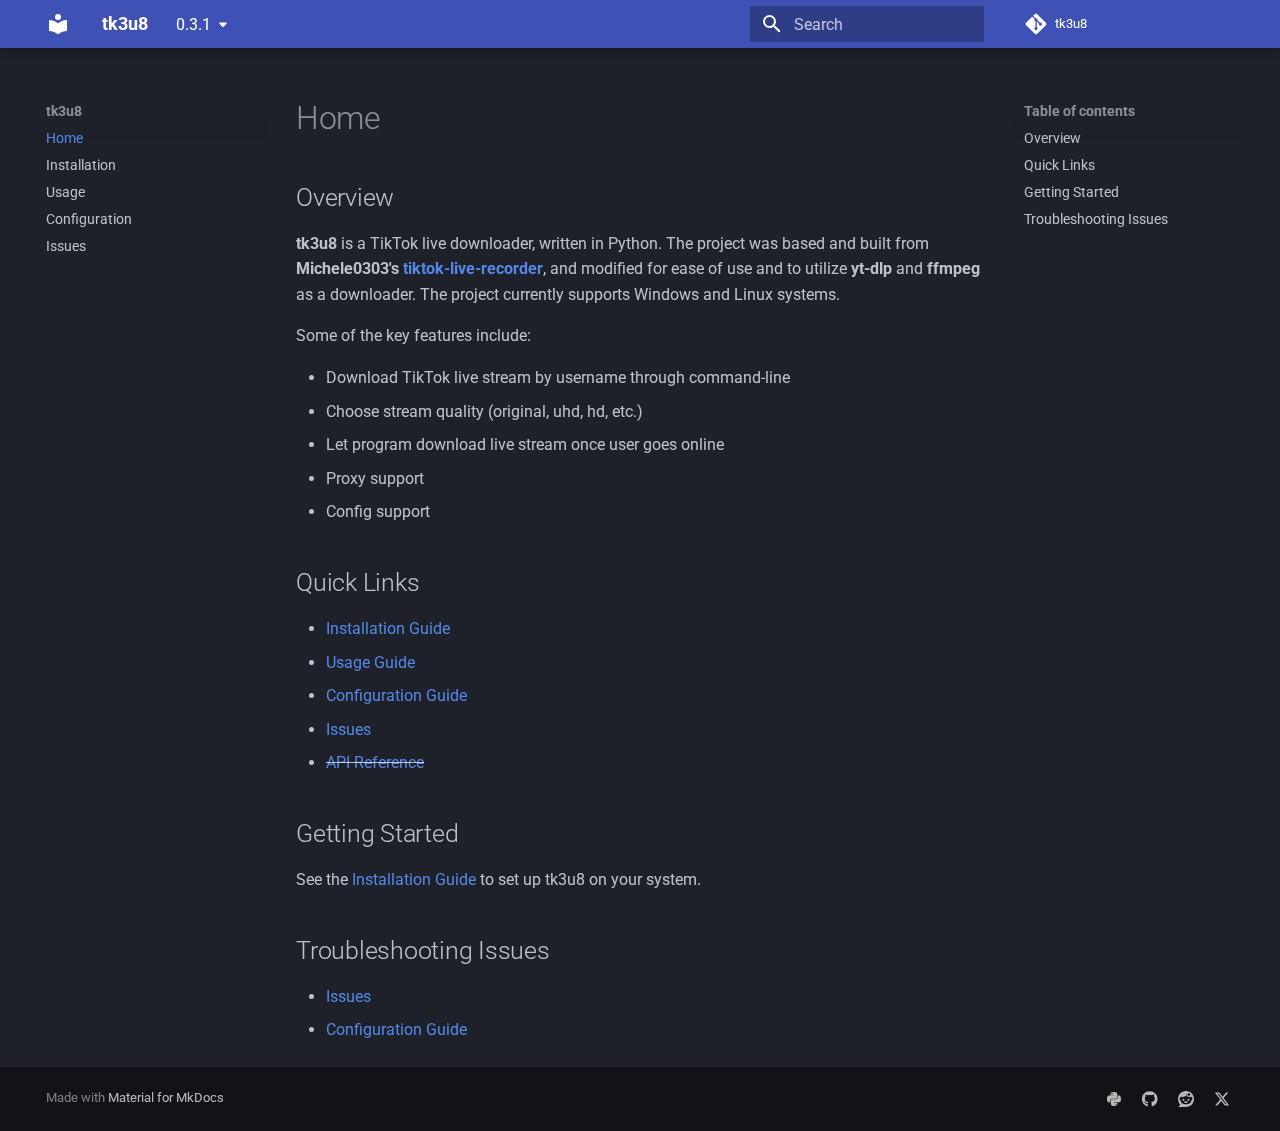
<file: 0.3.1/index.html>
<!doctype html>
<html lang="en" class="no-js">
  <head>
    
      <meta charset="utf-8">
      <meta name="viewport" content="width=device-width,initial-scale=1">
      
      
      
      
      
        <link rel="next" href="installation/">
      
      
      <link rel="icon" href="assets/images/favicon.png">
      <meta name="generator" content="mkdocs-1.6.1, mkdocs-material-9.6.14">
    
    
      
        <title>tk3u8</title>
      
    
    
      <link rel="stylesheet" href="assets/stylesheets/main.342714a4.min.css">
      
        
        <link rel="stylesheet" href="assets/stylesheets/palette.06af60db.min.css">
      
      


    
    
      
    
    
      
        
        
        <link rel="preconnect" href="https://fonts.gstatic.com" crossorigin>
        <link rel="stylesheet" href="https://fonts.googleapis.com/css?family=Roboto:300,300i,400,400i,700,700i%7CRoboto+Mono:400,400i,700,700i&display=fallback">
        <style>:root{--md-text-font:"Roboto";--md-code-font:"Roboto Mono"}</style>
      
    
    
    <script>__md_scope=new URL(".",location),__md_hash=e=>[...e].reduce(((e,_)=>(e<<5)-e+_.charCodeAt(0)),0),__md_get=(e,_=localStorage,t=__md_scope)=>JSON.parse(_.getItem(t.pathname+"."+e)),__md_set=(e,_,t=localStorage,a=__md_scope)=>{try{t.setItem(a.pathname+"."+e,JSON.stringify(_))}catch(e){}}</script>
    
      

    
    
    
  </head>
  
  
    
    
    
    
    
    <body dir="ltr" data-md-color-scheme="slate" data-md-color-primary="indigo" data-md-color-accent="indigo">
  
    
    <input class="md-toggle" data-md-toggle="drawer" type="checkbox" id="__drawer" autocomplete="off">
    <input class="md-toggle" data-md-toggle="search" type="checkbox" id="__search" autocomplete="off">
    <label class="md-overlay" for="__drawer"></label>
    <div data-md-component="skip">
      
        
        <a href="#overview" class="md-skip">
          Skip to content
        </a>
      
    </div>
    <div data-md-component="announce">
      
    </div>
    
      <div data-md-color-scheme="default" data-md-component="outdated" hidden>
        
      </div>
    
    
      

  

<header class="md-header md-header--shadow" data-md-component="header">
  <nav class="md-header__inner md-grid" aria-label="Header">
    <a href="." title="tk3u8" class="md-header__button md-logo" aria-label="tk3u8" data-md-component="logo">
      
  
  <svg xmlns="http://www.w3.org/2000/svg" viewBox="0 0 24 24"><path d="M12 8a3 3 0 0 0 3-3 3 3 0 0 0-3-3 3 3 0 0 0-3 3 3 3 0 0 0 3 3m0 3.54C9.64 9.35 6.5 8 3 8v11c3.5 0 6.64 1.35 9 3.54 2.36-2.19 5.5-3.54 9-3.54V8c-3.5 0-6.64 1.35-9 3.54"/></svg>

    </a>
    <label class="md-header__button md-icon" for="__drawer">
      
      <svg xmlns="http://www.w3.org/2000/svg" viewBox="0 0 24 24"><path d="M3 6h18v2H3zm0 5h18v2H3zm0 5h18v2H3z"/></svg>
    </label>
    <div class="md-header__title" data-md-component="header-title">
      <div class="md-header__ellipsis">
        <div class="md-header__topic">
          <span class="md-ellipsis">
            tk3u8
          </span>
        </div>
        <div class="md-header__topic" data-md-component="header-topic">
          <span class="md-ellipsis">
            
              Home
            
          </span>
        </div>
      </div>
    </div>
    
      
    
    
    
    
      
      
        <label class="md-header__button md-icon" for="__search">
          
          <svg xmlns="http://www.w3.org/2000/svg" viewBox="0 0 24 24"><path d="M9.5 3A6.5 6.5 0 0 1 16 9.5c0 1.61-.59 3.09-1.56 4.23l.27.27h.79l5 5-1.5 1.5-5-5v-.79l-.27-.27A6.52 6.52 0 0 1 9.5 16 6.5 6.5 0 0 1 3 9.5 6.5 6.5 0 0 1 9.5 3m0 2C7 5 5 7 5 9.5S7 14 9.5 14 14 12 14 9.5 12 5 9.5 5"/></svg>
        </label>
        <div class="md-search" data-md-component="search" role="dialog">
  <label class="md-search__overlay" for="__search"></label>
  <div class="md-search__inner" role="search">
    <form class="md-search__form" name="search">
      <input type="text" class="md-search__input" name="query" aria-label="Search" placeholder="Search" autocapitalize="off" autocorrect="off" autocomplete="off" spellcheck="false" data-md-component="search-query" required>
      <label class="md-search__icon md-icon" for="__search">
        
        <svg xmlns="http://www.w3.org/2000/svg" viewBox="0 0 24 24"><path d="M9.5 3A6.5 6.5 0 0 1 16 9.5c0 1.61-.59 3.09-1.56 4.23l.27.27h.79l5 5-1.5 1.5-5-5v-.79l-.27-.27A6.52 6.52 0 0 1 9.5 16 6.5 6.5 0 0 1 3 9.5 6.5 6.5 0 0 1 9.5 3m0 2C7 5 5 7 5 9.5S7 14 9.5 14 14 12 14 9.5 12 5 9.5 5"/></svg>
        
        <svg xmlns="http://www.w3.org/2000/svg" viewBox="0 0 24 24"><path d="M20 11v2H8l5.5 5.5-1.42 1.42L4.16 12l7.92-7.92L13.5 5.5 8 11z"/></svg>
      </label>
      <nav class="md-search__options" aria-label="Search">
        
        <button type="reset" class="md-search__icon md-icon" title="Clear" aria-label="Clear" tabindex="-1">
          
          <svg xmlns="http://www.w3.org/2000/svg" viewBox="0 0 24 24"><path d="M19 6.41 17.59 5 12 10.59 6.41 5 5 6.41 10.59 12 5 17.59 6.41 19 12 13.41 17.59 19 19 17.59 13.41 12z"/></svg>
        </button>
      </nav>
      
    </form>
    <div class="md-search__output">
      <div class="md-search__scrollwrap" tabindex="0" data-md-scrollfix>
        <div class="md-search-result" data-md-component="search-result">
          <div class="md-search-result__meta">
            Initializing search
          </div>
          <ol class="md-search-result__list" role="presentation"></ol>
        </div>
      </div>
    </div>
  </div>
</div>
      
    
    
      <div class="md-header__source">
        <a href="https://github.com/Scoofszlo/tk3u8" title="Go to repository" class="md-source" data-md-component="source">
  <div class="md-source__icon md-icon">
    
    <svg xmlns="http://www.w3.org/2000/svg" viewBox="0 0 448 512"><!--! Font Awesome Free 6.7.2 by @fontawesome - https://fontawesome.com License - https://fontawesome.com/license/free (Icons: CC BY 4.0, Fonts: SIL OFL 1.1, Code: MIT License) Copyright 2024 Fonticons, Inc.--><path d="M439.55 236.05 244 40.45a28.87 28.87 0 0 0-40.81 0l-40.66 40.63 51.52 51.52c27.06-9.14 52.68 16.77 43.39 43.68l49.66 49.66c34.23-11.8 61.18 31 35.47 56.69-26.49 26.49-70.21-2.87-56-37.34L240.22 199v121.85c25.3 12.54 22.26 41.85 9.08 55a34.34 34.34 0 0 1-48.55 0c-17.57-17.6-11.07-46.91 11.25-56v-123c-20.8-8.51-24.6-30.74-18.64-45L142.57 101 8.45 235.14a28.86 28.86 0 0 0 0 40.81l195.61 195.6a28.86 28.86 0 0 0 40.8 0l194.69-194.69a28.86 28.86 0 0 0 0-40.81"/></svg>
  </div>
  <div class="md-source__repository">
    tk3u8
  </div>
</a>
      </div>
    
  </nav>
  
</header>
    
    <div class="md-container" data-md-component="container">
      
      
        
          
        
      
      <main class="md-main" data-md-component="main">
        <div class="md-main__inner md-grid">
          
            
              
              <div class="md-sidebar md-sidebar--primary" data-md-component="sidebar" data-md-type="navigation" >
                <div class="md-sidebar__scrollwrap">
                  <div class="md-sidebar__inner">
                    



<nav class="md-nav md-nav--primary" aria-label="Navigation" data-md-level="0">
  <label class="md-nav__title" for="__drawer">
    <a href="." title="tk3u8" class="md-nav__button md-logo" aria-label="tk3u8" data-md-component="logo">
      
  
  <svg xmlns="http://www.w3.org/2000/svg" viewBox="0 0 24 24"><path d="M12 8a3 3 0 0 0 3-3 3 3 0 0 0-3-3 3 3 0 0 0-3 3 3 3 0 0 0 3 3m0 3.54C9.64 9.35 6.5 8 3 8v11c3.5 0 6.64 1.35 9 3.54 2.36-2.19 5.5-3.54 9-3.54V8c-3.5 0-6.64 1.35-9 3.54"/></svg>

    </a>
    tk3u8
  </label>
  
    <div class="md-nav__source">
      <a href="https://github.com/Scoofszlo/tk3u8" title="Go to repository" class="md-source" data-md-component="source">
  <div class="md-source__icon md-icon">
    
    <svg xmlns="http://www.w3.org/2000/svg" viewBox="0 0 448 512"><!--! Font Awesome Free 6.7.2 by @fontawesome - https://fontawesome.com License - https://fontawesome.com/license/free (Icons: CC BY 4.0, Fonts: SIL OFL 1.1, Code: MIT License) Copyright 2024 Fonticons, Inc.--><path d="M439.55 236.05 244 40.45a28.87 28.87 0 0 0-40.81 0l-40.66 40.63 51.52 51.52c27.06-9.14 52.68 16.77 43.39 43.68l49.66 49.66c34.23-11.8 61.18 31 35.47 56.69-26.49 26.49-70.21-2.87-56-37.34L240.22 199v121.85c25.3 12.54 22.26 41.85 9.08 55a34.34 34.34 0 0 1-48.55 0c-17.57-17.6-11.07-46.91 11.25-56v-123c-20.8-8.51-24.6-30.74-18.64-45L142.57 101 8.45 235.14a28.86 28.86 0 0 0 0 40.81l195.61 195.6a28.86 28.86 0 0 0 40.8 0l194.69-194.69a28.86 28.86 0 0 0 0-40.81"/></svg>
  </div>
  <div class="md-source__repository">
    tk3u8
  </div>
</a>
    </div>
  
  <ul class="md-nav__list" data-md-scrollfix>
    
      
      
  
  
    
  
  
  
    <li class="md-nav__item md-nav__item--active">
      
      <input class="md-nav__toggle md-toggle" type="checkbox" id="__toc">
      
      
      
        <label class="md-nav__link md-nav__link--active" for="__toc">
          
  
  
  <span class="md-ellipsis">
    Home
    
  </span>
  

          <span class="md-nav__icon md-icon"></span>
        </label>
      
      <a href="." class="md-nav__link md-nav__link--active">
        
  
  
  <span class="md-ellipsis">
    Home
    
  </span>
  

      </a>
      
        

<nav class="md-nav md-nav--secondary" aria-label="Table of contents">
  
  
  
  
    <label class="md-nav__title" for="__toc">
      <span class="md-nav__icon md-icon"></span>
      Table of contents
    </label>
    <ul class="md-nav__list" data-md-component="toc" data-md-scrollfix>
      
        <li class="md-nav__item">
  <a href="#overview" class="md-nav__link">
    <span class="md-ellipsis">
      Overview
    </span>
  </a>
  
</li>
      
        <li class="md-nav__item">
  <a href="#quick-links" class="md-nav__link">
    <span class="md-ellipsis">
      Quick Links
    </span>
  </a>
  
</li>
      
        <li class="md-nav__item">
  <a href="#getting-started" class="md-nav__link">
    <span class="md-ellipsis">
      Getting Started
    </span>
  </a>
  
</li>
      
        <li class="md-nav__item">
  <a href="#troubleshooting-issues" class="md-nav__link">
    <span class="md-ellipsis">
      Troubleshooting Issues
    </span>
  </a>
  
</li>
      
    </ul>
  
</nav>
      
    </li>
  

    
      
      
  
  
  
  
    <li class="md-nav__item">
      <a href="installation/" class="md-nav__link">
        
  
  
  <span class="md-ellipsis">
    Installation
    
  </span>
  

      </a>
    </li>
  

    
      
      
  
  
  
  
    <li class="md-nav__item">
      <a href="usage/" class="md-nav__link">
        
  
  
  <span class="md-ellipsis">
    Usage
    
  </span>
  

      </a>
    </li>
  

    
      
      
  
  
  
  
    <li class="md-nav__item">
      <a href="configuration/" class="md-nav__link">
        
  
  
  <span class="md-ellipsis">
    Configuration
    
  </span>
  

      </a>
    </li>
  

    
      
      
  
  
  
  
    <li class="md-nav__item">
      <a href="issues/" class="md-nav__link">
        
  
  
  <span class="md-ellipsis">
    Issues
    
  </span>
  

      </a>
    </li>
  

    
  </ul>
</nav>
                  </div>
                </div>
              </div>
            
            
              
              <div class="md-sidebar md-sidebar--secondary" data-md-component="sidebar" data-md-type="toc" >
                <div class="md-sidebar__scrollwrap">
                  <div class="md-sidebar__inner">
                    

<nav class="md-nav md-nav--secondary" aria-label="Table of contents">
  
  
  
  
    <label class="md-nav__title" for="__toc">
      <span class="md-nav__icon md-icon"></span>
      Table of contents
    </label>
    <ul class="md-nav__list" data-md-component="toc" data-md-scrollfix>
      
        <li class="md-nav__item">
  <a href="#overview" class="md-nav__link">
    <span class="md-ellipsis">
      Overview
    </span>
  </a>
  
</li>
      
        <li class="md-nav__item">
  <a href="#quick-links" class="md-nav__link">
    <span class="md-ellipsis">
      Quick Links
    </span>
  </a>
  
</li>
      
        <li class="md-nav__item">
  <a href="#getting-started" class="md-nav__link">
    <span class="md-ellipsis">
      Getting Started
    </span>
  </a>
  
</li>
      
        <li class="md-nav__item">
  <a href="#troubleshooting-issues" class="md-nav__link">
    <span class="md-ellipsis">
      Troubleshooting Issues
    </span>
  </a>
  
</li>
      
    </ul>
  
</nav>
                  </div>
                </div>
              </div>
            
          
          
            <div class="md-content" data-md-component="content">
              <article class="md-content__inner md-typeset">
                
                  


  
  


  <h1>Home</h1>

<h2 id="overview">Overview</h2>
<p><strong>tk3u8</strong> is a TikTok live downloader, written in Python. The project was based and built from <b>Michele0303's <a href="https://github.com/Michele0303/tiktok-live-recorder">tiktok-live-recorder</a></b>, and modified for ease of use and to utilize <b>yt-dlp</b> and <b>ffmpeg</b> as a downloader. The project currently supports Windows and Linux systems.</p>
<p>Some of the key features include:</p>
<ul>
<li>Download TikTok live stream by username through command-line</li>
<li>Choose stream quality (original, uhd, hd, etc.)</li>
<li>Let program download live stream once user goes online</li>
<li>Proxy support</li>
<li>Config support</li>
</ul>
<h2 id="quick-links">Quick Links</h2>
<ul>
<li><a href="installation/">Installation Guide</a></li>
<li><a href="usage/">Usage Guide</a></li>
<li><a href="configuration/">Configuration Guide</a></li>
<li><a href="issues/">Issues</a></li>
<li><del><a href="">API Reference</a></del></li>
</ul>
<h2 id="getting-started">Getting Started</h2>
<p>See the <a href="installation/">Installation Guide</a> to set up tk3u8 on your system.</p>
<h2 id="troubleshooting-issues">Troubleshooting Issues</h2>
<ul>
<li><a href="issues/">Issues</a></li>
<li><a href="configuration/">Configuration Guide</a></li>
</ul>












                
              </article>
            </div>
          
          
<script>var target=document.getElementById(location.hash.slice(1));target&&target.name&&(target.checked=target.name.startsWith("__tabbed_"))</script>
        </div>
        
      </main>
      
        <footer class="md-footer">
  
  <div class="md-footer-meta md-typeset">
    <div class="md-footer-meta__inner md-grid">
      <div class="md-copyright">
  
  
    Made with
    <a href="https://squidfunk.github.io/mkdocs-material/" target="_blank" rel="noopener">
      Material for MkDocs
    </a>
  
</div>
      
        <div class="md-social">
  
    
    
    
    
      
      
    
    <a href="https://pypi.org/project/tk3u8/" target="_blank" rel="noopener" title="pypi.org" class="md-social__link">
      <svg xmlns="http://www.w3.org/2000/svg" viewBox="0 0 448 512"><!--! Font Awesome Free 6.7.2 by @fontawesome - https://fontawesome.com License - https://fontawesome.com/license/free (Icons: CC BY 4.0, Fonts: SIL OFL 1.1, Code: MIT License) Copyright 2024 Fonticons, Inc.--><path d="M439.8 200.5c-7.7-30.9-22.3-54.2-53.4-54.2h-40.1v47.4c0 36.8-31.2 67.8-66.8 67.8H172.7c-29.2 0-53.4 25-53.4 54.3v101.8c0 29 25.2 46 53.4 54.3 33.8 9.9 66.3 11.7 106.8 0 26.9-7.8 53.4-23.5 53.4-54.3v-40.7H226.2v-13.6h160.2c31.1 0 42.6-21.7 53.4-54.2 11.2-33.5 10.7-65.7 0-108.6M286.2 404c11.1 0 20.1 9.1 20.1 20.3 0 11.3-9 20.4-20.1 20.4-11 0-20.1-9.2-20.1-20.4.1-11.3 9.1-20.3 20.1-20.3M167.8 248.1h106.8c29.7 0 53.4-24.5 53.4-54.3V91.9c0-29-24.4-50.7-53.4-55.6-35.8-5.9-74.7-5.6-106.8.1-45.2 8-53.4 24.7-53.4 55.6v40.7h106.9v13.6h-147c-31.1 0-58.3 18.7-66.8 54.2-9.8 40.7-10.2 66.1 0 108.6 7.6 31.6 25.7 54.2 56.8 54.2H101v-48.8c0-35.3 30.5-66.4 66.8-66.4m-6.7-142.6c-11.1 0-20.1-9.1-20.1-20.3.1-11.3 9-20.4 20.1-20.4 11 0 20.1 9.2 20.1 20.4s-9 20.3-20.1 20.3"/></svg>
    </a>
  
    
    
    
    
      
      
    
    <a href="https://github.com/Scoofszlo/" target="_blank" rel="noopener" title="github.com" class="md-social__link">
      <svg xmlns="http://www.w3.org/2000/svg" viewBox="0 0 496 512"><!--! Font Awesome Free 6.7.2 by @fontawesome - https://fontawesome.com License - https://fontawesome.com/license/free (Icons: CC BY 4.0, Fonts: SIL OFL 1.1, Code: MIT License) Copyright 2024 Fonticons, Inc.--><path d="M165.9 397.4c0 2-2.3 3.6-5.2 3.6-3.3.3-5.6-1.3-5.6-3.6 0-2 2.3-3.6 5.2-3.6 3-.3 5.6 1.3 5.6 3.6m-31.1-4.5c-.7 2 1.3 4.3 4.3 4.9 2.6 1 5.6 0 6.2-2s-1.3-4.3-4.3-5.2c-2.6-.7-5.5.3-6.2 2.3m44.2-1.7c-2.9.7-4.9 2.6-4.6 4.9.3 2 2.9 3.3 5.9 2.6 2.9-.7 4.9-2.6 4.6-4.6-.3-1.9-3-3.2-5.9-2.9M244.8 8C106.1 8 0 113.3 0 252c0 110.9 69.8 205.8 169.5 239.2 12.8 2.3 17.3-5.6 17.3-12.1 0-6.2-.3-40.4-.3-61.4 0 0-70 15-84.7-29.8 0 0-11.4-29.1-27.8-36.6 0 0-22.9-15.7 1.6-15.4 0 0 24.9 2 38.6 25.8 21.9 38.6 58.6 27.5 72.9 20.9 2.3-16 8.8-27.1 16-33.7-55.9-6.2-112.3-14.3-112.3-110.5 0-27.5 7.6-41.3 23.6-58.9-2.6-6.5-11.1-33.3 2.6-67.9 20.9-6.5 69 27 69 27 20-5.6 41.5-8.5 62.8-8.5s42.8 2.9 62.8 8.5c0 0 48.1-33.6 69-27 13.7 34.7 5.2 61.4 2.6 67.9 16 17.7 25.8 31.5 25.8 58.9 0 96.5-58.9 104.2-114.8 110.5 9.2 7.9 17 22.9 17 46.4 0 33.7-.3 75.4-.3 83.6 0 6.5 4.6 14.4 17.3 12.1C428.2 457.8 496 362.9 496 252 496 113.3 383.5 8 244.8 8M97.2 352.9c-1.3 1-1 3.3.7 5.2 1.6 1.6 3.9 2.3 5.2 1 1.3-1 1-3.3-.7-5.2-1.6-1.6-3.9-2.3-5.2-1m-10.8-8.1c-.7 1.3.3 2.9 2.3 3.9 1.6 1 3.6.7 4.3-.7.7-1.3-.3-2.9-2.3-3.9-2-.6-3.6-.3-4.3.7m32.4 35.6c-1.6 1.3-1 4.3 1.3 6.2 2.3 2.3 5.2 2.6 6.5 1 1.3-1.3.7-4.3-1.3-6.2-2.2-2.3-5.2-2.6-6.5-1m-11.4-14.7c-1.6 1-1.6 3.6 0 5.9s4.3 3.3 5.6 2.3c1.6-1.3 1.6-3.9 0-6.2-1.4-2.3-4-3.3-5.6-2"/></svg>
    </a>
  
    
    
    
    
      
      
    
    <a href="https://www.reddit.com/user/Scoofszlo/" target="_blank" rel="noopener" title="www.reddit.com" class="md-social__link">
      <svg xmlns="http://www.w3.org/2000/svg" viewBox="0 0 512 512"><!--! Font Awesome Free 6.7.2 by @fontawesome - https://fontawesome.com License - https://fontawesome.com/license/free (Icons: CC BY 4.0, Fonts: SIL OFL 1.1, Code: MIT License) Copyright 2024 Fonticons, Inc.--><path d="M0 256C0 114.6 114.6 0 256 0s256 114.6 256 256-114.6 256-256 256H37.1c-13.7 0-20.5-16.5-10.9-26.2L75 437C28.7 390.7 0 326.7 0 256m349.6-102.4c23.6 0 42.7-19.1 42.7-42.7s-19.1-42.7-42.7-42.7c-20.6 0-37.8 14.6-41.8 34-34.5 3.7-61.4 33-61.4 68.4v.2c-37.5 1.6-71.8 12.3-99 29.1-10.1-7.8-22.8-12.5-36.5-12.5-33 0-59.8 26.8-59.8 59.8 0 24 14.1 44.6 34.4 54.1 2 69.4 77.6 125.2 170.6 125.2s168.7-55.9 170.6-125.3c20.2-9.6 34.1-30.2 34.1-54 0-33-26.8-59.8-59.8-59.8-13.7 0-26.3 4.6-36.4 12.4-27.4-17-62.1-27.7-100-29.1v-.2c0-25.4 18.9-46.5 43.4-49.9 4.4 18.8 21.3 32.8 41.5 32.8zm-172.5 93.3c16.7 0 29.5 17.6 28.5 39.3s-13.5 29.6-30.3 29.6-31.4-8.8-30.4-30.5S160.3 247 177 247zm190.1 38.3c1 21.7-13.7 30.5-30.4 30.5s-29.3-7.9-30.3-29.6 11.8-39.3 28.5-39.3 31.2 16.6 32.1 38.3zm-48.1 56.7c-10.3 24.6-34.6 41.9-63 41.9s-52.7-17.3-63-41.9c-1.2-2.9.8-6.2 3.9-6.5 18.4-1.9 38.3-2.9 59.1-2.9s40.7 1 59.1 2.9c3.1.3 5.1 3.6 3.9 6.5"/></svg>
    </a>
  
    
    
    
    
      
      
    
    <a href="https://x.com/Scoofszlo/" target="_blank" rel="noopener" title="x.com" class="md-social__link">
      <svg xmlns="http://www.w3.org/2000/svg" viewBox="0 0 512 512"><!--! Font Awesome Free 6.7.2 by @fontawesome - https://fontawesome.com License - https://fontawesome.com/license/free (Icons: CC BY 4.0, Fonts: SIL OFL 1.1, Code: MIT License) Copyright 2024 Fonticons, Inc.--><path d="M389.2 48h70.6L305.6 224.2 487 464H345L233.7 318.6 106.5 464H35.8l164.9-188.5L26.8 48h145.6l100.5 132.9zm-24.8 373.8h39.1L151.1 88h-42z"/></svg>
    </a>
  
</div>
      
    </div>
  </div>
</footer>
      
    </div>
    <div class="md-dialog" data-md-component="dialog">
      <div class="md-dialog__inner md-typeset"></div>
    </div>
    
      <div class="md-progress" data-md-component="progress" role="progressbar"></div>
    
    
    
      
      <script id="__config" type="application/json">{"base": ".", "features": ["navigation.instant", "navigation.instant.progress"], "search": "assets/javascripts/workers/search.d50fe291.min.js", "tags": null, "translations": {"clipboard.copied": "Copied to clipboard", "clipboard.copy": "Copy to clipboard", "search.result.more.one": "1 more on this page", "search.result.more.other": "# more on this page", "search.result.none": "No matching documents", "search.result.one": "1 matching document", "search.result.other": "# matching documents", "search.result.placeholder": "Type to start searching", "search.result.term.missing": "Missing", "select.version": "Select version"}, "version": {"provider": "mike"}}</script>
    
    
      <script src="assets/javascripts/bundle.13a4f30d.min.js"></script>
      
    
  </body>
</html>
</file>
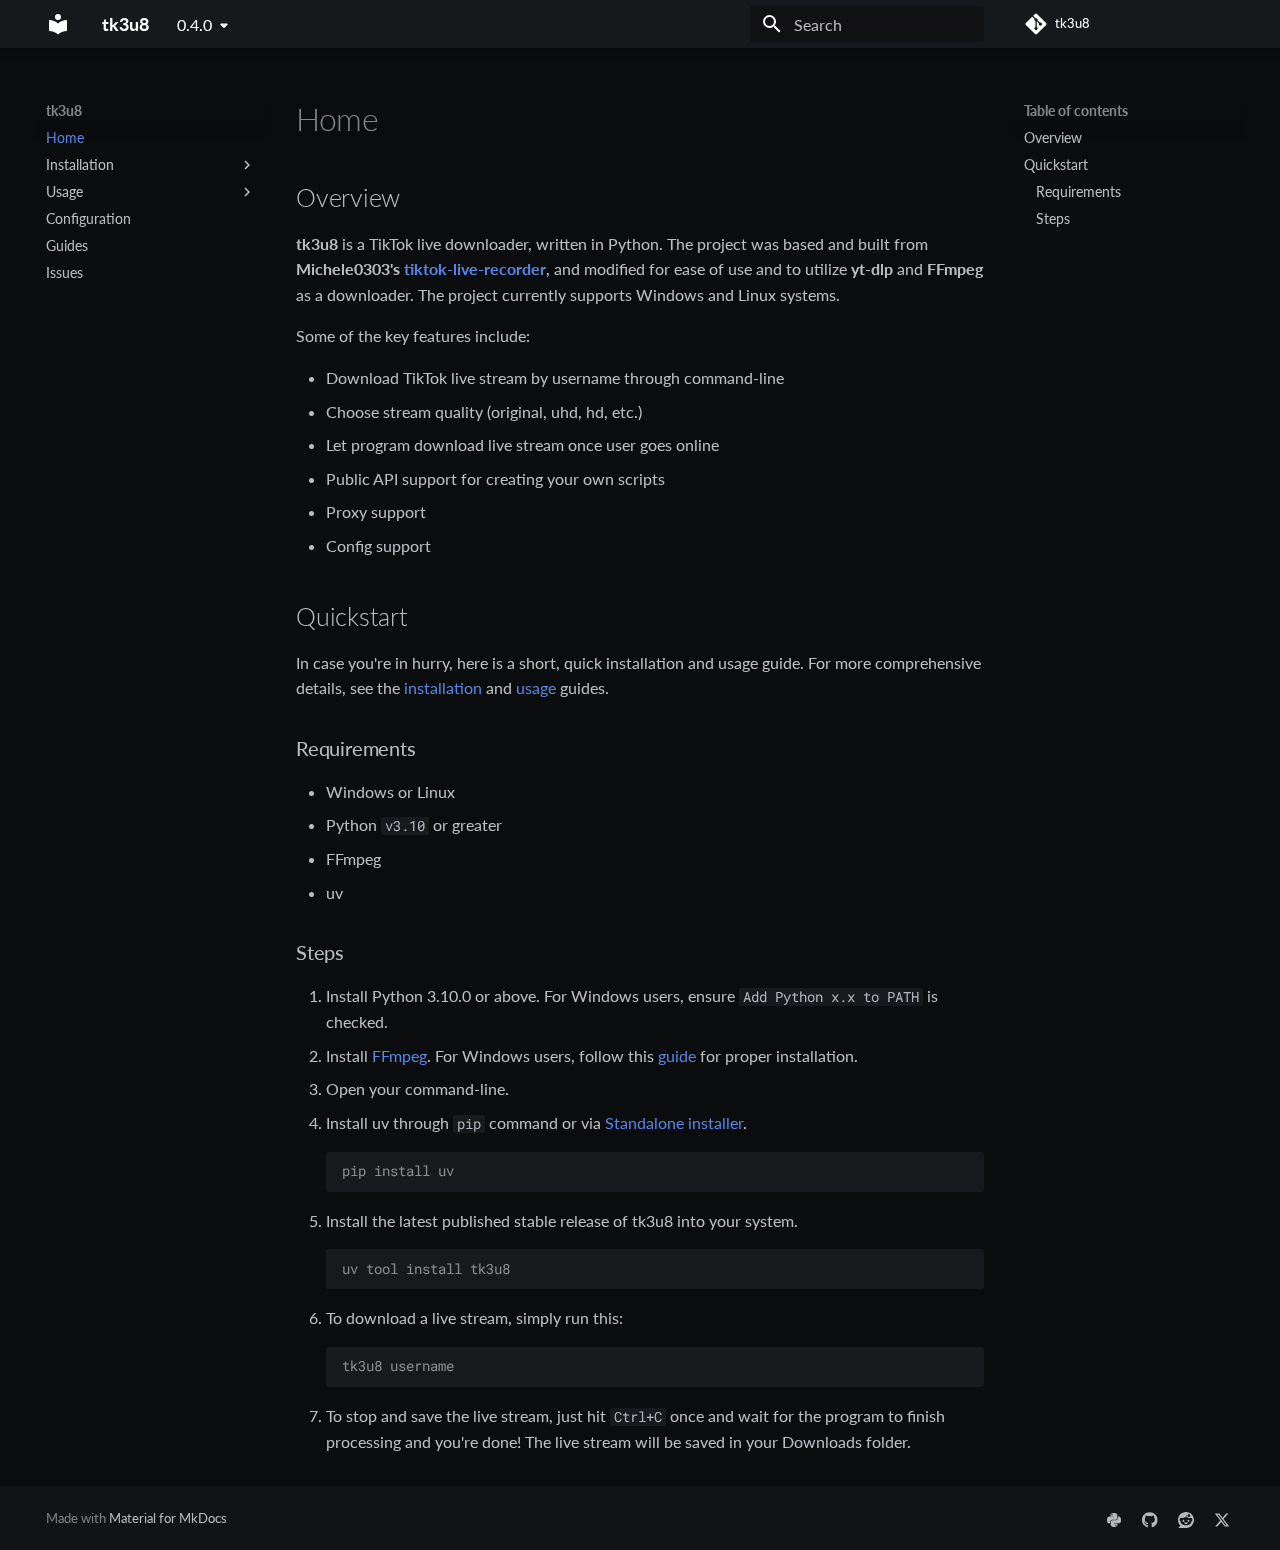
<file: 0.4.0/index.html>
<!doctype html>
<html lang="en" class="no-js">
  <head>
    
      <meta charset="utf-8">
      <meta name="viewport" content="width=device-width,initial-scale=1">
      
      
      
      
      
        <link rel="next" href="installation/">
      
      
      <link rel="icon" href="assets/images/favicon.png">
      <meta name="generator" content="mkdocs-1.6.1, mkdocs-material-9.6.14">
    
    
      
        <title>tk3u8</title>
      
    
    
      <link rel="stylesheet" href="assets/stylesheets/main.342714a4.min.css">
      
        
        <link rel="stylesheet" href="assets/stylesheets/palette.06af60db.min.css">
      
      


    
    
      
    
    
      
        
        
        <link rel="preconnect" href="https://fonts.gstatic.com" crossorigin>
        <link rel="stylesheet" href="https://fonts.googleapis.com/css?family=Lato:300,300i,400,400i,700,700i%7CRoboto+Mono:400,400i,700,700i&display=fallback">
        <style>:root{--md-text-font:"Lato";--md-code-font:"Roboto Mono"}</style>
      
    
    
      <link rel="stylesheet" href="stylesheets/extra.css">
    
    <script>__md_scope=new URL(".",location),__md_hash=e=>[...e].reduce(((e,_)=>(e<<5)-e+_.charCodeAt(0)),0),__md_get=(e,_=localStorage,t=__md_scope)=>JSON.parse(_.getItem(t.pathname+"."+e)),__md_set=(e,_,t=localStorage,a=__md_scope)=>{try{t.setItem(a.pathname+"."+e,JSON.stringify(_))}catch(e){}}</script>
    
      

    
    
    
  </head>
  
  
    
    
    
    
    
    <body dir="ltr" data-md-color-scheme="slate" data-md-color-primary="indigo" data-md-color-accent="indigo">
  
    
    <input class="md-toggle" data-md-toggle="drawer" type="checkbox" id="__drawer" autocomplete="off">
    <input class="md-toggle" data-md-toggle="search" type="checkbox" id="__search" autocomplete="off">
    <label class="md-overlay" for="__drawer"></label>
    <div data-md-component="skip">
      
        
        <a href="#overview" class="md-skip">
          Skip to content
        </a>
      
    </div>
    <div data-md-component="announce">
      
    </div>
    
      <div data-md-color-scheme="default" data-md-component="outdated" hidden>
        
      </div>
    
    
      

  

<header class="md-header md-header--shadow" data-md-component="header">
  <nav class="md-header__inner md-grid" aria-label="Header">
    <a href="." title="tk3u8" class="md-header__button md-logo" aria-label="tk3u8" data-md-component="logo">
      
  
  <svg xmlns="http://www.w3.org/2000/svg" viewBox="0 0 24 24"><path d="M12 8a3 3 0 0 0 3-3 3 3 0 0 0-3-3 3 3 0 0 0-3 3 3 3 0 0 0 3 3m0 3.54C9.64 9.35 6.5 8 3 8v11c3.5 0 6.64 1.35 9 3.54 2.36-2.19 5.5-3.54 9-3.54V8c-3.5 0-6.64 1.35-9 3.54"/></svg>

    </a>
    <label class="md-header__button md-icon" for="__drawer">
      
      <svg xmlns="http://www.w3.org/2000/svg" viewBox="0 0 24 24"><path d="M3 6h18v2H3zm0 5h18v2H3zm0 5h18v2H3z"/></svg>
    </label>
    <div class="md-header__title" data-md-component="header-title">
      <div class="md-header__ellipsis">
        <div class="md-header__topic">
          <span class="md-ellipsis">
            tk3u8
          </span>
        </div>
        <div class="md-header__topic" data-md-component="header-topic">
          <span class="md-ellipsis">
            
              Home
            
          </span>
        </div>
      </div>
    </div>
    
      
    
    
    
    
      
      
        <label class="md-header__button md-icon" for="__search">
          
          <svg xmlns="http://www.w3.org/2000/svg" viewBox="0 0 24 24"><path d="M9.5 3A6.5 6.5 0 0 1 16 9.5c0 1.61-.59 3.09-1.56 4.23l.27.27h.79l5 5-1.5 1.5-5-5v-.79l-.27-.27A6.52 6.52 0 0 1 9.5 16 6.5 6.5 0 0 1 3 9.5 6.5 6.5 0 0 1 9.5 3m0 2C7 5 5 7 5 9.5S7 14 9.5 14 14 12 14 9.5 12 5 9.5 5"/></svg>
        </label>
        <div class="md-search" data-md-component="search" role="dialog">
  <label class="md-search__overlay" for="__search"></label>
  <div class="md-search__inner" role="search">
    <form class="md-search__form" name="search">
      <input type="text" class="md-search__input" name="query" aria-label="Search" placeholder="Search" autocapitalize="off" autocorrect="off" autocomplete="off" spellcheck="false" data-md-component="search-query" required>
      <label class="md-search__icon md-icon" for="__search">
        
        <svg xmlns="http://www.w3.org/2000/svg" viewBox="0 0 24 24"><path d="M9.5 3A6.5 6.5 0 0 1 16 9.5c0 1.61-.59 3.09-1.56 4.23l.27.27h.79l5 5-1.5 1.5-5-5v-.79l-.27-.27A6.52 6.52 0 0 1 9.5 16 6.5 6.5 0 0 1 3 9.5 6.5 6.5 0 0 1 9.5 3m0 2C7 5 5 7 5 9.5S7 14 9.5 14 14 12 14 9.5 12 5 9.5 5"/></svg>
        
        <svg xmlns="http://www.w3.org/2000/svg" viewBox="0 0 24 24"><path d="M20 11v2H8l5.5 5.5-1.42 1.42L4.16 12l7.92-7.92L13.5 5.5 8 11z"/></svg>
      </label>
      <nav class="md-search__options" aria-label="Search">
        
        <button type="reset" class="md-search__icon md-icon" title="Clear" aria-label="Clear" tabindex="-1">
          
          <svg xmlns="http://www.w3.org/2000/svg" viewBox="0 0 24 24"><path d="M19 6.41 17.59 5 12 10.59 6.41 5 5 6.41 10.59 12 5 17.59 6.41 19 12 13.41 17.59 19 19 17.59 13.41 12z"/></svg>
        </button>
      </nav>
      
    </form>
    <div class="md-search__output">
      <div class="md-search__scrollwrap" tabindex="0" data-md-scrollfix>
        <div class="md-search-result" data-md-component="search-result">
          <div class="md-search-result__meta">
            Initializing search
          </div>
          <ol class="md-search-result__list" role="presentation"></ol>
        </div>
      </div>
    </div>
  </div>
</div>
      
    
    
      <div class="md-header__source">
        <a href="https://github.com/Scoofszlo/tk3u8" title="Go to repository" class="md-source" data-md-component="source">
  <div class="md-source__icon md-icon">
    
    <svg xmlns="http://www.w3.org/2000/svg" viewBox="0 0 448 512"><!--! Font Awesome Free 6.7.2 by @fontawesome - https://fontawesome.com License - https://fontawesome.com/license/free (Icons: CC BY 4.0, Fonts: SIL OFL 1.1, Code: MIT License) Copyright 2024 Fonticons, Inc.--><path d="M439.55 236.05 244 40.45a28.87 28.87 0 0 0-40.81 0l-40.66 40.63 51.52 51.52c27.06-9.14 52.68 16.77 43.39 43.68l49.66 49.66c34.23-11.8 61.18 31 35.47 56.69-26.49 26.49-70.21-2.87-56-37.34L240.22 199v121.85c25.3 12.54 22.26 41.85 9.08 55a34.34 34.34 0 0 1-48.55 0c-17.57-17.6-11.07-46.91 11.25-56v-123c-20.8-8.51-24.6-30.74-18.64-45L142.57 101 8.45 235.14a28.86 28.86 0 0 0 0 40.81l195.61 195.6a28.86 28.86 0 0 0 40.8 0l194.69-194.69a28.86 28.86 0 0 0 0-40.81"/></svg>
  </div>
  <div class="md-source__repository">
    tk3u8
  </div>
</a>
      </div>
    
  </nav>
  
</header>
    
    <div class="md-container" data-md-component="container">
      
      
        
          
        
      
      <main class="md-main" data-md-component="main">
        <div class="md-main__inner md-grid">
          
            
              
              <div class="md-sidebar md-sidebar--primary" data-md-component="sidebar" data-md-type="navigation" >
                <div class="md-sidebar__scrollwrap">
                  <div class="md-sidebar__inner">
                    



<nav class="md-nav md-nav--primary" aria-label="Navigation" data-md-level="0">
  <label class="md-nav__title" for="__drawer">
    <a href="." title="tk3u8" class="md-nav__button md-logo" aria-label="tk3u8" data-md-component="logo">
      
  
  <svg xmlns="http://www.w3.org/2000/svg" viewBox="0 0 24 24"><path d="M12 8a3 3 0 0 0 3-3 3 3 0 0 0-3-3 3 3 0 0 0-3 3 3 3 0 0 0 3 3m0 3.54C9.64 9.35 6.5 8 3 8v11c3.5 0 6.64 1.35 9 3.54 2.36-2.19 5.5-3.54 9-3.54V8c-3.5 0-6.64 1.35-9 3.54"/></svg>

    </a>
    tk3u8
  </label>
  
    <div class="md-nav__source">
      <a href="https://github.com/Scoofszlo/tk3u8" title="Go to repository" class="md-source" data-md-component="source">
  <div class="md-source__icon md-icon">
    
    <svg xmlns="http://www.w3.org/2000/svg" viewBox="0 0 448 512"><!--! Font Awesome Free 6.7.2 by @fontawesome - https://fontawesome.com License - https://fontawesome.com/license/free (Icons: CC BY 4.0, Fonts: SIL OFL 1.1, Code: MIT License) Copyright 2024 Fonticons, Inc.--><path d="M439.55 236.05 244 40.45a28.87 28.87 0 0 0-40.81 0l-40.66 40.63 51.52 51.52c27.06-9.14 52.68 16.77 43.39 43.68l49.66 49.66c34.23-11.8 61.18 31 35.47 56.69-26.49 26.49-70.21-2.87-56-37.34L240.22 199v121.85c25.3 12.54 22.26 41.85 9.08 55a34.34 34.34 0 0 1-48.55 0c-17.57-17.6-11.07-46.91 11.25-56v-123c-20.8-8.51-24.6-30.74-18.64-45L142.57 101 8.45 235.14a28.86 28.86 0 0 0 0 40.81l195.61 195.6a28.86 28.86 0 0 0 40.8 0l194.69-194.69a28.86 28.86 0 0 0 0-40.81"/></svg>
  </div>
  <div class="md-source__repository">
    tk3u8
  </div>
</a>
    </div>
  
  <ul class="md-nav__list" data-md-scrollfix>
    
      
      
  
  
    
  
  
  
    <li class="md-nav__item md-nav__item--active">
      
      <input class="md-nav__toggle md-toggle" type="checkbox" id="__toc">
      
      
      
        <label class="md-nav__link md-nav__link--active" for="__toc">
          
  
  
  <span class="md-ellipsis">
    Home
    
  </span>
  

          <span class="md-nav__icon md-icon"></span>
        </label>
      
      <a href="." class="md-nav__link md-nav__link--active">
        
  
  
  <span class="md-ellipsis">
    Home
    
  </span>
  

      </a>
      
        

<nav class="md-nav md-nav--secondary" aria-label="Table of contents">
  
  
  
  
    <label class="md-nav__title" for="__toc">
      <span class="md-nav__icon md-icon"></span>
      Table of contents
    </label>
    <ul class="md-nav__list" data-md-component="toc" data-md-scrollfix>
      
        <li class="md-nav__item">
  <a href="#overview" class="md-nav__link">
    <span class="md-ellipsis">
      Overview
    </span>
  </a>
  
</li>
      
        <li class="md-nav__item">
  <a href="#quickstart" class="md-nav__link">
    <span class="md-ellipsis">
      Quickstart
    </span>
  </a>
  
    <nav class="md-nav" aria-label="Quickstart">
      <ul class="md-nav__list">
        
          <li class="md-nav__item">
  <a href="#requirements" class="md-nav__link">
    <span class="md-ellipsis">
      Requirements
    </span>
  </a>
  
</li>
        
          <li class="md-nav__item">
  <a href="#steps" class="md-nav__link">
    <span class="md-ellipsis">
      Steps
    </span>
  </a>
  
</li>
        
      </ul>
    </nav>
  
</li>
      
    </ul>
  
</nav>
      
    </li>
  

    
      
      
  
  
  
  
    
    
      
        
          
        
      
        
      
        
      
        
      
    
    
    
    
    <li class="md-nav__item md-nav__item--nested">
      
        
        
        <input class="md-nav__toggle md-toggle " type="checkbox" id="__nav_2" >
        
          
          <div class="md-nav__link md-nav__container">
            <a href="installation/" class="md-nav__link ">
              
  
  
  <span class="md-ellipsis">
    Installation
    
  </span>
  

            </a>
            
              
              <label class="md-nav__link " for="__nav_2" id="__nav_2_label" tabindex="0">
                <span class="md-nav__icon md-icon"></span>
              </label>
            
          </div>
        
        <nav class="md-nav" data-md-level="1" aria-labelledby="__nav_2_label" aria-expanded="false">
          <label class="md-nav__title" for="__nav_2">
            <span class="md-nav__icon md-icon"></span>
            Installation
          </label>
          <ul class="md-nav__list" data-md-scrollfix>
            
              
            
              
                
  
  
  
  
    <li class="md-nav__item">
      <a href="installation/system-wide-installation-via-uv/" class="md-nav__link">
        
  
  
  <span class="md-ellipsis">
    System-wide installation via uv
    
  </span>
  

      </a>
    </li>
  

              
            
              
                
  
  
  
  
    <li class="md-nav__item">
      <a href="installation/isolated-installation-via-uv/" class="md-nav__link">
        
  
  
  <span class="md-ellipsis">
    Isolated installation via uv
    
  </span>
  

      </a>
    </li>
  

              
            
              
                
  
  
  
  
    <li class="md-nav__item">
      <a href="installation/system-wide-installation-via-pip/" class="md-nav__link">
        
  
  
  <span class="md-ellipsis">
    System-wide installation via pip
    
  </span>
  

      </a>
    </li>
  

              
            
          </ul>
        </nav>
      
    </li>
  

    
      
      
  
  
  
  
    
    
      
        
          
        
      
        
      
        
      
    
    
    
    
    <li class="md-nav__item md-nav__item--nested">
      
        
        
        <input class="md-nav__toggle md-toggle " type="checkbox" id="__nav_3" >
        
          
          <div class="md-nav__link md-nav__container">
            <a href="usage/" class="md-nav__link ">
              
  
  
  <span class="md-ellipsis">
    Usage
    
  </span>
  

            </a>
            
              
              <label class="md-nav__link " for="__nav_3" id="__nav_3_label" tabindex="0">
                <span class="md-nav__icon md-icon"></span>
              </label>
            
          </div>
        
        <nav class="md-nav" data-md-level="1" aria-labelledby="__nav_3_label" aria-expanded="false">
          <label class="md-nav__title" for="__nav_3">
            <span class="md-nav__icon md-icon"></span>
            Usage
          </label>
          <ul class="md-nav__list" data-md-scrollfix>
            
              
            
              
                
  
  
  
  
    <li class="md-nav__item">
      <a href="usage/using-through-terminal/" class="md-nav__link">
        
  
  
  <span class="md-ellipsis">
    Using through terminal
    
  </span>
  

      </a>
    </li>
  

              
            
              
                
  
  
  
  
    <li class="md-nav__item">
      <a href="usage/using-through-a-script/" class="md-nav__link">
        
  
  
  <span class="md-ellipsis">
    Using through a script
    
  </span>
  

      </a>
    </li>
  

              
            
          </ul>
        </nav>
      
    </li>
  

    
      
      
  
  
  
  
    <li class="md-nav__item">
      <a href="configuration/" class="md-nav__link">
        
  
  
  <span class="md-ellipsis">
    Configuration
    
  </span>
  

      </a>
    </li>
  

    
      
      
  
  
  
  
    <li class="md-nav__item">
      <a href="guide/" class="md-nav__link">
        
  
  
  <span class="md-ellipsis">
    Guides
    
  </span>
  

      </a>
    </li>
  

    
      
      
  
  
  
  
    <li class="md-nav__item">
      <a href="issues/" class="md-nav__link">
        
  
  
  <span class="md-ellipsis">
    Issues
    
  </span>
  

      </a>
    </li>
  

    
  </ul>
</nav>
                  </div>
                </div>
              </div>
            
            
              
              <div class="md-sidebar md-sidebar--secondary" data-md-component="sidebar" data-md-type="toc" >
                <div class="md-sidebar__scrollwrap">
                  <div class="md-sidebar__inner">
                    

<nav class="md-nav md-nav--secondary" aria-label="Table of contents">
  
  
  
  
    <label class="md-nav__title" for="__toc">
      <span class="md-nav__icon md-icon"></span>
      Table of contents
    </label>
    <ul class="md-nav__list" data-md-component="toc" data-md-scrollfix>
      
        <li class="md-nav__item">
  <a href="#overview" class="md-nav__link">
    <span class="md-ellipsis">
      Overview
    </span>
  </a>
  
</li>
      
        <li class="md-nav__item">
  <a href="#quickstart" class="md-nav__link">
    <span class="md-ellipsis">
      Quickstart
    </span>
  </a>
  
    <nav class="md-nav" aria-label="Quickstart">
      <ul class="md-nav__list">
        
          <li class="md-nav__item">
  <a href="#requirements" class="md-nav__link">
    <span class="md-ellipsis">
      Requirements
    </span>
  </a>
  
</li>
        
          <li class="md-nav__item">
  <a href="#steps" class="md-nav__link">
    <span class="md-ellipsis">
      Steps
    </span>
  </a>
  
</li>
        
      </ul>
    </nav>
  
</li>
      
    </ul>
  
</nav>
                  </div>
                </div>
              </div>
            
          
          
            <div class="md-content" data-md-component="content">
              <article class="md-content__inner md-typeset">
                
                  


  
  


  <h1>Home</h1>

<h2 id="overview">Overview</h2>
<p><strong>tk3u8</strong> is a TikTok live downloader, written in Python. The project was based and built from <b>Michele0303's <a href="https://github.com/Michele0303/tiktok-live-recorder">tiktok-live-recorder</a></b>, and modified for ease of use and to utilize <b>yt-dlp</b> and <b>FFmpeg</b> as a downloader. The project currently supports Windows and Linux systems.</p>
<p>Some of the key features include:</p>
<ul>
<li>Download TikTok live stream by username through command-line</li>
<li>Choose stream quality (original, uhd, hd, etc.)</li>
<li>Let program download live stream once user goes online</li>
<li>Public API support for creating your own scripts</li>
<li>Proxy support</li>
<li>Config support</li>
</ul>
<h2 id="quickstart">Quickstart</h2>
<p>In case you're in hurry, here is a short, quick installation and usage guide. For more comprehensive details, see the <a href="installation/">installation</a> and <a href="usage/">usage</a> guides.</p>
<h3 id="requirements">Requirements</h3>
<ul>
<li>Windows or Linux</li>
<li>Python <code>v3.10</code> or greater</li>
<li>FFmpeg</li>
<li>uv</li>
</ul>
<h3 id="steps">Steps</h3>
<ol>
<li>Install Python 3.10.0 or above. For Windows users, ensure <code>Add Python x.x to PATH</code> is checked.</li>
<li>Install <a href="https://www.gyan.dev/ffmpeg/builds/ffmpeg-git-full.7z">FFmpeg</a>. For Windows users, follow this <a href="https://phoenixnap.com/kb/ffmpeg-windows#Step_1_Download_FFmpeg_for_Windows">guide</a> for proper installation.</li>
<li>Open your command-line.</li>
<li>
<p>Install uv through <code>pip</code> command or via <a href="https://docs.astral.sh/uv/getting-started/installation/#standalone-installer">Standalone installer</a>.</p>
<div class="highlight"><pre><span></span><code><span class="go">pip install uv</span>
</code></pre></div>
</li>
<li>
<p>Install the latest published stable release of tk3u8 into your system.</p>
<div class="highlight"><pre><span></span><code><span class="go">uv tool install tk3u8</span>
</code></pre></div>
</li>
<li>
<p>To download a live stream, simply run this:</p>
<div class="highlight"><pre><span></span><code><span class="go">tk3u8 username</span>
</code></pre></div>
</li>
<li>
<p>To stop and save the live stream, just hit <code>Ctrl+C</code> once and wait for the program to finish processing and you're done! The live stream will be saved in your Downloads folder.</p>
</li>
</ol>












                
              </article>
            </div>
          
          
<script>var target=document.getElementById(location.hash.slice(1));target&&target.name&&(target.checked=target.name.startsWith("__tabbed_"))</script>
        </div>
        
      </main>
      
        <footer class="md-footer">
  
  <div class="md-footer-meta md-typeset">
    <div class="md-footer-meta__inner md-grid">
      <div class="md-copyright">
  
  
    Made with
    <a href="https://squidfunk.github.io/mkdocs-material/" target="_blank" rel="noopener">
      Material for MkDocs
    </a>
  
</div>
      
        <div class="md-social">
  
    
    
    
    
      
      
    
    <a href="https://pypi.org/project/tk3u8/" target="_blank" rel="noopener" title="pypi.org" class="md-social__link">
      <svg xmlns="http://www.w3.org/2000/svg" viewBox="0 0 448 512"><!--! Font Awesome Free 6.7.2 by @fontawesome - https://fontawesome.com License - https://fontawesome.com/license/free (Icons: CC BY 4.0, Fonts: SIL OFL 1.1, Code: MIT License) Copyright 2024 Fonticons, Inc.--><path d="M439.8 200.5c-7.7-30.9-22.3-54.2-53.4-54.2h-40.1v47.4c0 36.8-31.2 67.8-66.8 67.8H172.7c-29.2 0-53.4 25-53.4 54.3v101.8c0 29 25.2 46 53.4 54.3 33.8 9.9 66.3 11.7 106.8 0 26.9-7.8 53.4-23.5 53.4-54.3v-40.7H226.2v-13.6h160.2c31.1 0 42.6-21.7 53.4-54.2 11.2-33.5 10.7-65.7 0-108.6M286.2 404c11.1 0 20.1 9.1 20.1 20.3 0 11.3-9 20.4-20.1 20.4-11 0-20.1-9.2-20.1-20.4.1-11.3 9.1-20.3 20.1-20.3M167.8 248.1h106.8c29.7 0 53.4-24.5 53.4-54.3V91.9c0-29-24.4-50.7-53.4-55.6-35.8-5.9-74.7-5.6-106.8.1-45.2 8-53.4 24.7-53.4 55.6v40.7h106.9v13.6h-147c-31.1 0-58.3 18.7-66.8 54.2-9.8 40.7-10.2 66.1 0 108.6 7.6 31.6 25.7 54.2 56.8 54.2H101v-48.8c0-35.3 30.5-66.4 66.8-66.4m-6.7-142.6c-11.1 0-20.1-9.1-20.1-20.3.1-11.3 9-20.4 20.1-20.4 11 0 20.1 9.2 20.1 20.4s-9 20.3-20.1 20.3"/></svg>
    </a>
  
    
    
    
    
      
      
    
    <a href="https://github.com/Scoofszlo/" target="_blank" rel="noopener" title="github.com" class="md-social__link">
      <svg xmlns="http://www.w3.org/2000/svg" viewBox="0 0 496 512"><!--! Font Awesome Free 6.7.2 by @fontawesome - https://fontawesome.com License - https://fontawesome.com/license/free (Icons: CC BY 4.0, Fonts: SIL OFL 1.1, Code: MIT License) Copyright 2024 Fonticons, Inc.--><path d="M165.9 397.4c0 2-2.3 3.6-5.2 3.6-3.3.3-5.6-1.3-5.6-3.6 0-2 2.3-3.6 5.2-3.6 3-.3 5.6 1.3 5.6 3.6m-31.1-4.5c-.7 2 1.3 4.3 4.3 4.9 2.6 1 5.6 0 6.2-2s-1.3-4.3-4.3-5.2c-2.6-.7-5.5.3-6.2 2.3m44.2-1.7c-2.9.7-4.9 2.6-4.6 4.9.3 2 2.9 3.3 5.9 2.6 2.9-.7 4.9-2.6 4.6-4.6-.3-1.9-3-3.2-5.9-2.9M244.8 8C106.1 8 0 113.3 0 252c0 110.9 69.8 205.8 169.5 239.2 12.8 2.3 17.3-5.6 17.3-12.1 0-6.2-.3-40.4-.3-61.4 0 0-70 15-84.7-29.8 0 0-11.4-29.1-27.8-36.6 0 0-22.9-15.7 1.6-15.4 0 0 24.9 2 38.6 25.8 21.9 38.6 58.6 27.5 72.9 20.9 2.3-16 8.8-27.1 16-33.7-55.9-6.2-112.3-14.3-112.3-110.5 0-27.5 7.6-41.3 23.6-58.9-2.6-6.5-11.1-33.3 2.6-67.9 20.9-6.5 69 27 69 27 20-5.6 41.5-8.5 62.8-8.5s42.8 2.9 62.8 8.5c0 0 48.1-33.6 69-27 13.7 34.7 5.2 61.4 2.6 67.9 16 17.7 25.8 31.5 25.8 58.9 0 96.5-58.9 104.2-114.8 110.5 9.2 7.9 17 22.9 17 46.4 0 33.7-.3 75.4-.3 83.6 0 6.5 4.6 14.4 17.3 12.1C428.2 457.8 496 362.9 496 252 496 113.3 383.5 8 244.8 8M97.2 352.9c-1.3 1-1 3.3.7 5.2 1.6 1.6 3.9 2.3 5.2 1 1.3-1 1-3.3-.7-5.2-1.6-1.6-3.9-2.3-5.2-1m-10.8-8.1c-.7 1.3.3 2.9 2.3 3.9 1.6 1 3.6.7 4.3-.7.7-1.3-.3-2.9-2.3-3.9-2-.6-3.6-.3-4.3.7m32.4 35.6c-1.6 1.3-1 4.3 1.3 6.2 2.3 2.3 5.2 2.6 6.5 1 1.3-1.3.7-4.3-1.3-6.2-2.2-2.3-5.2-2.6-6.5-1m-11.4-14.7c-1.6 1-1.6 3.6 0 5.9s4.3 3.3 5.6 2.3c1.6-1.3 1.6-3.9 0-6.2-1.4-2.3-4-3.3-5.6-2"/></svg>
    </a>
  
    
    
    
    
      
      
    
    <a href="https://www.reddit.com/user/Scoofszlo/" target="_blank" rel="noopener" title="www.reddit.com" class="md-social__link">
      <svg xmlns="http://www.w3.org/2000/svg" viewBox="0 0 512 512"><!--! Font Awesome Free 6.7.2 by @fontawesome - https://fontawesome.com License - https://fontawesome.com/license/free (Icons: CC BY 4.0, Fonts: SIL OFL 1.1, Code: MIT License) Copyright 2024 Fonticons, Inc.--><path d="M0 256C0 114.6 114.6 0 256 0s256 114.6 256 256-114.6 256-256 256H37.1c-13.7 0-20.5-16.5-10.9-26.2L75 437C28.7 390.7 0 326.7 0 256m349.6-102.4c23.6 0 42.7-19.1 42.7-42.7s-19.1-42.7-42.7-42.7c-20.6 0-37.8 14.6-41.8 34-34.5 3.7-61.4 33-61.4 68.4v.2c-37.5 1.6-71.8 12.3-99 29.1-10.1-7.8-22.8-12.5-36.5-12.5-33 0-59.8 26.8-59.8 59.8 0 24 14.1 44.6 34.4 54.1 2 69.4 77.6 125.2 170.6 125.2s168.7-55.9 170.6-125.3c20.2-9.6 34.1-30.2 34.1-54 0-33-26.8-59.8-59.8-59.8-13.7 0-26.3 4.6-36.4 12.4-27.4-17-62.1-27.7-100-29.1v-.2c0-25.4 18.9-46.5 43.4-49.9 4.4 18.8 21.3 32.8 41.5 32.8zm-172.5 93.3c16.7 0 29.5 17.6 28.5 39.3s-13.5 29.6-30.3 29.6-31.4-8.8-30.4-30.5S160.3 247 177 247zm190.1 38.3c1 21.7-13.7 30.5-30.4 30.5s-29.3-7.9-30.3-29.6 11.8-39.3 28.5-39.3 31.2 16.6 32.1 38.3zm-48.1 56.7c-10.3 24.6-34.6 41.9-63 41.9s-52.7-17.3-63-41.9c-1.2-2.9.8-6.2 3.9-6.5 18.4-1.9 38.3-2.9 59.1-2.9s40.7 1 59.1 2.9c3.1.3 5.1 3.6 3.9 6.5"/></svg>
    </a>
  
    
    
    
    
      
      
    
    <a href="https://x.com/Scoofszlo/" target="_blank" rel="noopener" title="x.com" class="md-social__link">
      <svg xmlns="http://www.w3.org/2000/svg" viewBox="0 0 512 512"><!--! Font Awesome Free 6.7.2 by @fontawesome - https://fontawesome.com License - https://fontawesome.com/license/free (Icons: CC BY 4.0, Fonts: SIL OFL 1.1, Code: MIT License) Copyright 2024 Fonticons, Inc.--><path d="M389.2 48h70.6L305.6 224.2 487 464H345L233.7 318.6 106.5 464H35.8l164.9-188.5L26.8 48h145.6l100.5 132.9zm-24.8 373.8h39.1L151.1 88h-42z"/></svg>
    </a>
  
</div>
      
    </div>
  </div>
</footer>
      
    </div>
    <div class="md-dialog" data-md-component="dialog">
      <div class="md-dialog__inner md-typeset"></div>
    </div>
    
      <div class="md-progress" data-md-component="progress" role="progressbar"></div>
    
    
    
      
      <script id="__config" type="application/json">{"base": ".", "features": ["navigation.indexes", "navigation.instant", "navigation.instant.progress"], "search": "assets/javascripts/workers/search.d50fe291.min.js", "tags": null, "translations": {"clipboard.copied": "Copied to clipboard", "clipboard.copy": "Copy to clipboard", "search.result.more.one": "1 more on this page", "search.result.more.other": "# more on this page", "search.result.none": "No matching documents", "search.result.one": "1 matching document", "search.result.other": "# matching documents", "search.result.placeholder": "Type to start searching", "search.result.term.missing": "Missing", "select.version": "Select version"}, "version": {"provider": "mike"}}</script>
    
    
      <script src="assets/javascripts/bundle.13a4f30d.min.js"></script>
      
    
  </body>
</html>
</file>
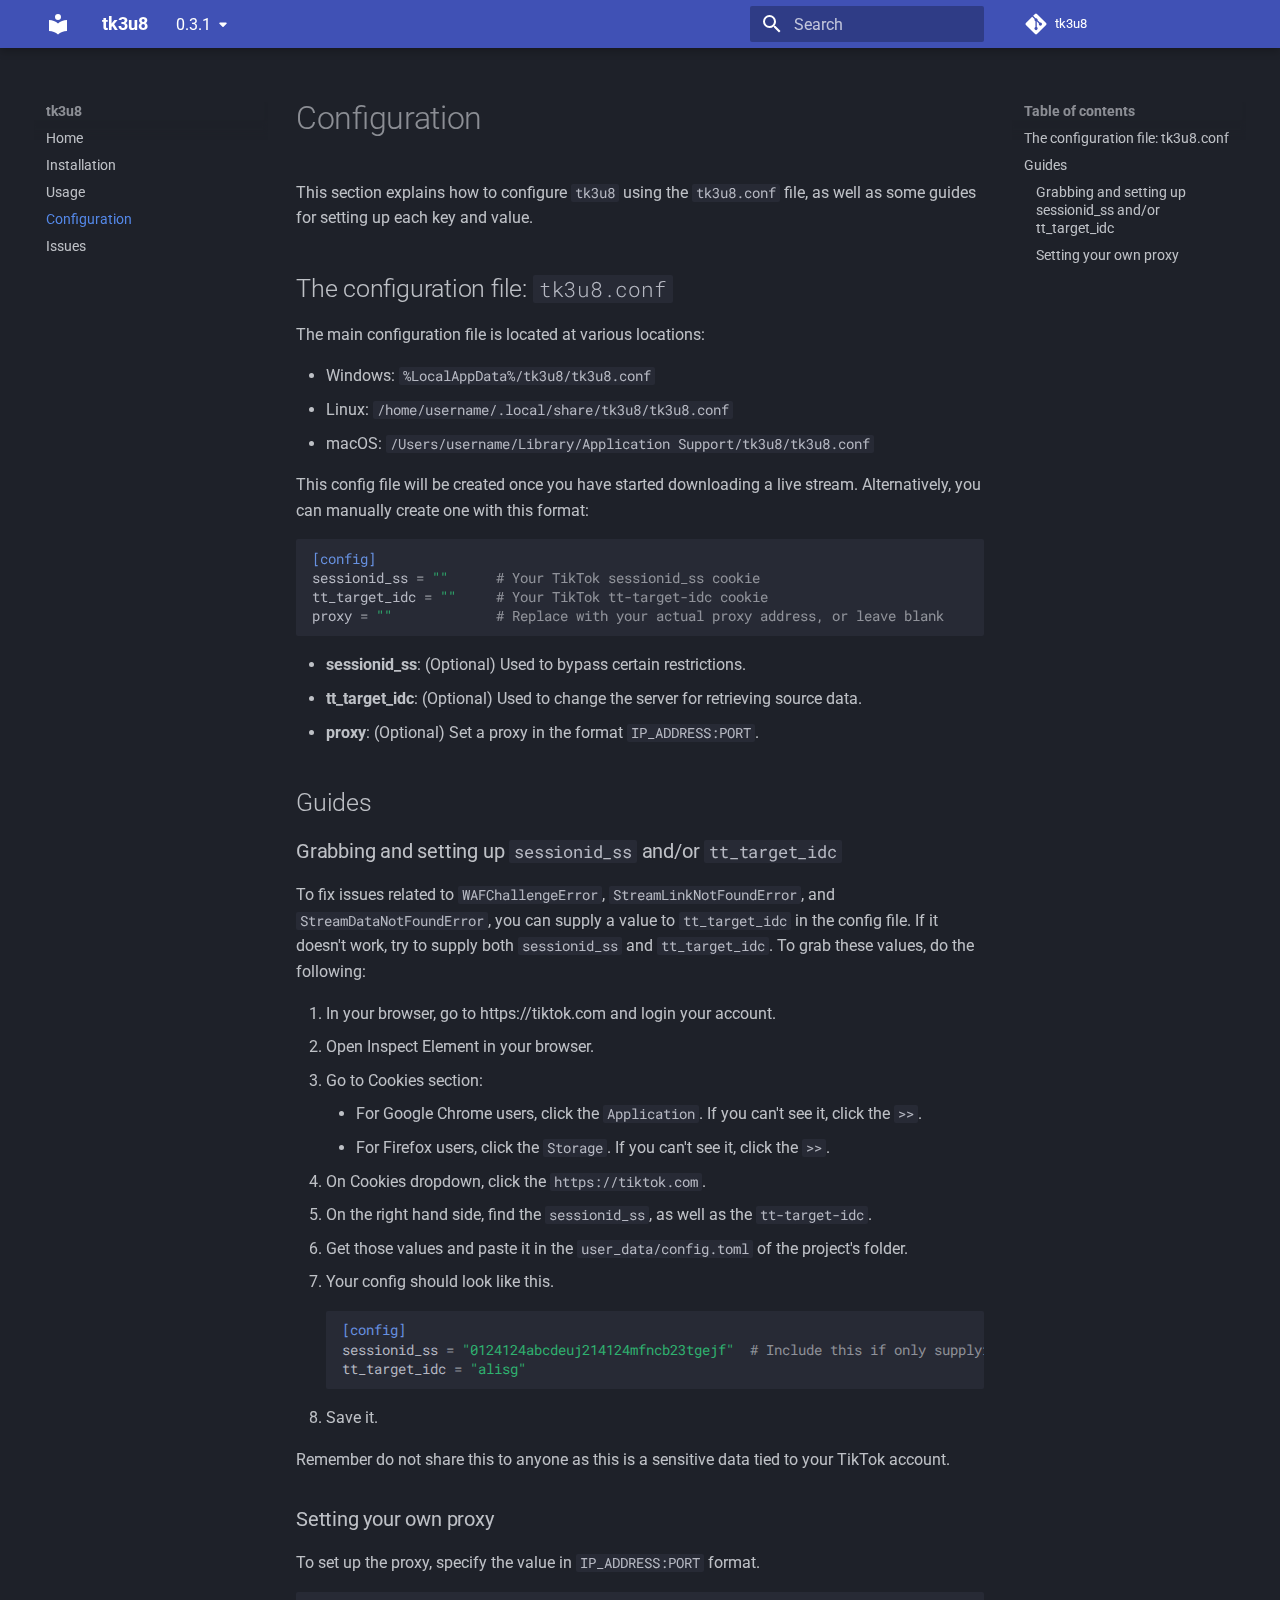
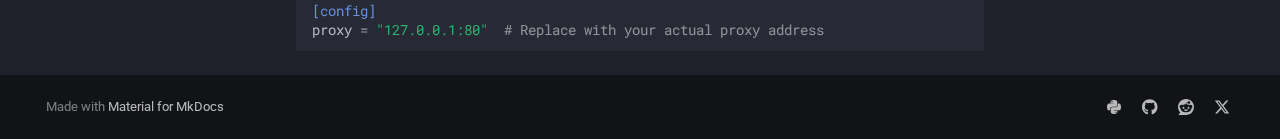
<file: 0.3.1/configuration/index.html>
<!doctype html>
<html lang="en" class="no-js">
  <head>
    
      <meta charset="utf-8">
      <meta name="viewport" content="width=device-width,initial-scale=1">
      
      
      
      
        <link rel="prev" href="../usage/">
      
      
        <link rel="next" href="../issues/">
      
      
      <link rel="icon" href="../assets/images/favicon.png">
      <meta name="generator" content="mkdocs-1.6.1, mkdocs-material-9.6.14">
    
    
      
        <title>Configuration - tk3u8</title>
      
    
    
      <link rel="stylesheet" href="../assets/stylesheets/main.342714a4.min.css">
      
        
        <link rel="stylesheet" href="../assets/stylesheets/palette.06af60db.min.css">
      
      


    
    
      
    
    
      
        
        
        <link rel="preconnect" href="https://fonts.gstatic.com" crossorigin>
        <link rel="stylesheet" href="https://fonts.googleapis.com/css?family=Roboto:300,300i,400,400i,700,700i%7CRoboto+Mono:400,400i,700,700i&display=fallback">
        <style>:root{--md-text-font:"Roboto";--md-code-font:"Roboto Mono"}</style>
      
    
    
    <script>__md_scope=new URL("..",location),__md_hash=e=>[...e].reduce(((e,_)=>(e<<5)-e+_.charCodeAt(0)),0),__md_get=(e,_=localStorage,t=__md_scope)=>JSON.parse(_.getItem(t.pathname+"."+e)),__md_set=(e,_,t=localStorage,a=__md_scope)=>{try{t.setItem(a.pathname+"."+e,JSON.stringify(_))}catch(e){}}</script>
    
      

    
    
    
  </head>
  
  
    
    
    
    
    
    <body dir="ltr" data-md-color-scheme="slate" data-md-color-primary="indigo" data-md-color-accent="indigo">
  
    
    <input class="md-toggle" data-md-toggle="drawer" type="checkbox" id="__drawer" autocomplete="off">
    <input class="md-toggle" data-md-toggle="search" type="checkbox" id="__search" autocomplete="off">
    <label class="md-overlay" for="__drawer"></label>
    <div data-md-component="skip">
      
        
        <a href="#the-configuration-file-tk3u8conf" class="md-skip">
          Skip to content
        </a>
      
    </div>
    <div data-md-component="announce">
      
    </div>
    
      <div data-md-color-scheme="default" data-md-component="outdated" hidden>
        
      </div>
    
    
      

  

<header class="md-header md-header--shadow" data-md-component="header">
  <nav class="md-header__inner md-grid" aria-label="Header">
    <a href=".." title="tk3u8" class="md-header__button md-logo" aria-label="tk3u8" data-md-component="logo">
      
  
  <svg xmlns="http://www.w3.org/2000/svg" viewBox="0 0 24 24"><path d="M12 8a3 3 0 0 0 3-3 3 3 0 0 0-3-3 3 3 0 0 0-3 3 3 3 0 0 0 3 3m0 3.54C9.64 9.35 6.5 8 3 8v11c3.5 0 6.64 1.35 9 3.54 2.36-2.19 5.5-3.54 9-3.54V8c-3.5 0-6.64 1.35-9 3.54"/></svg>

    </a>
    <label class="md-header__button md-icon" for="__drawer">
      
      <svg xmlns="http://www.w3.org/2000/svg" viewBox="0 0 24 24"><path d="M3 6h18v2H3zm0 5h18v2H3zm0 5h18v2H3z"/></svg>
    </label>
    <div class="md-header__title" data-md-component="header-title">
      <div class="md-header__ellipsis">
        <div class="md-header__topic">
          <span class="md-ellipsis">
            tk3u8
          </span>
        </div>
        <div class="md-header__topic" data-md-component="header-topic">
          <span class="md-ellipsis">
            
              Configuration
            
          </span>
        </div>
      </div>
    </div>
    
      
    
    
    
    
      
      
        <label class="md-header__button md-icon" for="__search">
          
          <svg xmlns="http://www.w3.org/2000/svg" viewBox="0 0 24 24"><path d="M9.5 3A6.5 6.5 0 0 1 16 9.5c0 1.61-.59 3.09-1.56 4.23l.27.27h.79l5 5-1.5 1.5-5-5v-.79l-.27-.27A6.52 6.52 0 0 1 9.5 16 6.5 6.5 0 0 1 3 9.5 6.5 6.5 0 0 1 9.5 3m0 2C7 5 5 7 5 9.5S7 14 9.5 14 14 12 14 9.5 12 5 9.5 5"/></svg>
        </label>
        <div class="md-search" data-md-component="search" role="dialog">
  <label class="md-search__overlay" for="__search"></label>
  <div class="md-search__inner" role="search">
    <form class="md-search__form" name="search">
      <input type="text" class="md-search__input" name="query" aria-label="Search" placeholder="Search" autocapitalize="off" autocorrect="off" autocomplete="off" spellcheck="false" data-md-component="search-query" required>
      <label class="md-search__icon md-icon" for="__search">
        
        <svg xmlns="http://www.w3.org/2000/svg" viewBox="0 0 24 24"><path d="M9.5 3A6.5 6.5 0 0 1 16 9.5c0 1.61-.59 3.09-1.56 4.23l.27.27h.79l5 5-1.5 1.5-5-5v-.79l-.27-.27A6.52 6.52 0 0 1 9.5 16 6.5 6.5 0 0 1 3 9.5 6.5 6.5 0 0 1 9.5 3m0 2C7 5 5 7 5 9.5S7 14 9.5 14 14 12 14 9.5 12 5 9.5 5"/></svg>
        
        <svg xmlns="http://www.w3.org/2000/svg" viewBox="0 0 24 24"><path d="M20 11v2H8l5.5 5.5-1.42 1.42L4.16 12l7.92-7.92L13.5 5.5 8 11z"/></svg>
      </label>
      <nav class="md-search__options" aria-label="Search">
        
        <button type="reset" class="md-search__icon md-icon" title="Clear" aria-label="Clear" tabindex="-1">
          
          <svg xmlns="http://www.w3.org/2000/svg" viewBox="0 0 24 24"><path d="M19 6.41 17.59 5 12 10.59 6.41 5 5 6.41 10.59 12 5 17.59 6.41 19 12 13.41 17.59 19 19 17.59 13.41 12z"/></svg>
        </button>
      </nav>
      
    </form>
    <div class="md-search__output">
      <div class="md-search__scrollwrap" tabindex="0" data-md-scrollfix>
        <div class="md-search-result" data-md-component="search-result">
          <div class="md-search-result__meta">
            Initializing search
          </div>
          <ol class="md-search-result__list" role="presentation"></ol>
        </div>
      </div>
    </div>
  </div>
</div>
      
    
    
      <div class="md-header__source">
        <a href="https://github.com/Scoofszlo/tk3u8" title="Go to repository" class="md-source" data-md-component="source">
  <div class="md-source__icon md-icon">
    
    <svg xmlns="http://www.w3.org/2000/svg" viewBox="0 0 448 512"><!--! Font Awesome Free 6.7.2 by @fontawesome - https://fontawesome.com License - https://fontawesome.com/license/free (Icons: CC BY 4.0, Fonts: SIL OFL 1.1, Code: MIT License) Copyright 2024 Fonticons, Inc.--><path d="M439.55 236.05 244 40.45a28.87 28.87 0 0 0-40.81 0l-40.66 40.63 51.52 51.52c27.06-9.14 52.68 16.77 43.39 43.68l49.66 49.66c34.23-11.8 61.18 31 35.47 56.69-26.49 26.49-70.21-2.87-56-37.34L240.22 199v121.85c25.3 12.54 22.26 41.85 9.08 55a34.34 34.34 0 0 1-48.55 0c-17.57-17.6-11.07-46.91 11.25-56v-123c-20.8-8.51-24.6-30.74-18.64-45L142.57 101 8.45 235.14a28.86 28.86 0 0 0 0 40.81l195.61 195.6a28.86 28.86 0 0 0 40.8 0l194.69-194.69a28.86 28.86 0 0 0 0-40.81"/></svg>
  </div>
  <div class="md-source__repository">
    tk3u8
  </div>
</a>
      </div>
    
  </nav>
  
</header>
    
    <div class="md-container" data-md-component="container">
      
      
        
          
        
      
      <main class="md-main" data-md-component="main">
        <div class="md-main__inner md-grid">
          
            
              
              <div class="md-sidebar md-sidebar--primary" data-md-component="sidebar" data-md-type="navigation" >
                <div class="md-sidebar__scrollwrap">
                  <div class="md-sidebar__inner">
                    



<nav class="md-nav md-nav--primary" aria-label="Navigation" data-md-level="0">
  <label class="md-nav__title" for="__drawer">
    <a href=".." title="tk3u8" class="md-nav__button md-logo" aria-label="tk3u8" data-md-component="logo">
      
  
  <svg xmlns="http://www.w3.org/2000/svg" viewBox="0 0 24 24"><path d="M12 8a3 3 0 0 0 3-3 3 3 0 0 0-3-3 3 3 0 0 0-3 3 3 3 0 0 0 3 3m0 3.54C9.64 9.35 6.5 8 3 8v11c3.5 0 6.64 1.35 9 3.54 2.36-2.19 5.5-3.54 9-3.54V8c-3.5 0-6.64 1.35-9 3.54"/></svg>

    </a>
    tk3u8
  </label>
  
    <div class="md-nav__source">
      <a href="https://github.com/Scoofszlo/tk3u8" title="Go to repository" class="md-source" data-md-component="source">
  <div class="md-source__icon md-icon">
    
    <svg xmlns="http://www.w3.org/2000/svg" viewBox="0 0 448 512"><!--! Font Awesome Free 6.7.2 by @fontawesome - https://fontawesome.com License - https://fontawesome.com/license/free (Icons: CC BY 4.0, Fonts: SIL OFL 1.1, Code: MIT License) Copyright 2024 Fonticons, Inc.--><path d="M439.55 236.05 244 40.45a28.87 28.87 0 0 0-40.81 0l-40.66 40.63 51.52 51.52c27.06-9.14 52.68 16.77 43.39 43.68l49.66 49.66c34.23-11.8 61.18 31 35.47 56.69-26.49 26.49-70.21-2.87-56-37.34L240.22 199v121.85c25.3 12.54 22.26 41.85 9.08 55a34.34 34.34 0 0 1-48.55 0c-17.57-17.6-11.07-46.91 11.25-56v-123c-20.8-8.51-24.6-30.74-18.64-45L142.57 101 8.45 235.14a28.86 28.86 0 0 0 0 40.81l195.61 195.6a28.86 28.86 0 0 0 40.8 0l194.69-194.69a28.86 28.86 0 0 0 0-40.81"/></svg>
  </div>
  <div class="md-source__repository">
    tk3u8
  </div>
</a>
    </div>
  
  <ul class="md-nav__list" data-md-scrollfix>
    
      
      
  
  
  
  
    <li class="md-nav__item">
      <a href=".." class="md-nav__link">
        
  
  
  <span class="md-ellipsis">
    Home
    
  </span>
  

      </a>
    </li>
  

    
      
      
  
  
  
  
    <li class="md-nav__item">
      <a href="../installation/" class="md-nav__link">
        
  
  
  <span class="md-ellipsis">
    Installation
    
  </span>
  

      </a>
    </li>
  

    
      
      
  
  
  
  
    <li class="md-nav__item">
      <a href="../usage/" class="md-nav__link">
        
  
  
  <span class="md-ellipsis">
    Usage
    
  </span>
  

      </a>
    </li>
  

    
      
      
  
  
    
  
  
  
    <li class="md-nav__item md-nav__item--active">
      
      <input class="md-nav__toggle md-toggle" type="checkbox" id="__toc">
      
      
      
        <label class="md-nav__link md-nav__link--active" for="__toc">
          
  
  
  <span class="md-ellipsis">
    Configuration
    
  </span>
  

          <span class="md-nav__icon md-icon"></span>
        </label>
      
      <a href="./" class="md-nav__link md-nav__link--active">
        
  
  
  <span class="md-ellipsis">
    Configuration
    
  </span>
  

      </a>
      
        

<nav class="md-nav md-nav--secondary" aria-label="Table of contents">
  
  
  
  
    <label class="md-nav__title" for="__toc">
      <span class="md-nav__icon md-icon"></span>
      Table of contents
    </label>
    <ul class="md-nav__list" data-md-component="toc" data-md-scrollfix>
      
        <li class="md-nav__item">
  <a href="#the-configuration-file-tk3u8conf" class="md-nav__link">
    <span class="md-ellipsis">
      The configuration file: tk3u8.conf
    </span>
  </a>
  
</li>
      
        <li class="md-nav__item">
  <a href="#guides" class="md-nav__link">
    <span class="md-ellipsis">
      Guides
    </span>
  </a>
  
    <nav class="md-nav" aria-label="Guides">
      <ul class="md-nav__list">
        
          <li class="md-nav__item">
  <a href="#grabbing-and-setting-up-sessionid_ss-andor-tt_target_idc" class="md-nav__link">
    <span class="md-ellipsis">
      Grabbing and setting up sessionid_ss and/or tt_target_idc
    </span>
  </a>
  
</li>
        
          <li class="md-nav__item">
  <a href="#setting-your-own-proxy" class="md-nav__link">
    <span class="md-ellipsis">
      Setting your own proxy
    </span>
  </a>
  
</li>
        
      </ul>
    </nav>
  
</li>
      
    </ul>
  
</nav>
      
    </li>
  

    
      
      
  
  
  
  
    <li class="md-nav__item">
      <a href="../issues/" class="md-nav__link">
        
  
  
  <span class="md-ellipsis">
    Issues
    
  </span>
  

      </a>
    </li>
  

    
  </ul>
</nav>
                  </div>
                </div>
              </div>
            
            
              
              <div class="md-sidebar md-sidebar--secondary" data-md-component="sidebar" data-md-type="toc" >
                <div class="md-sidebar__scrollwrap">
                  <div class="md-sidebar__inner">
                    

<nav class="md-nav md-nav--secondary" aria-label="Table of contents">
  
  
  
  
    <label class="md-nav__title" for="__toc">
      <span class="md-nav__icon md-icon"></span>
      Table of contents
    </label>
    <ul class="md-nav__list" data-md-component="toc" data-md-scrollfix>
      
        <li class="md-nav__item">
  <a href="#the-configuration-file-tk3u8conf" class="md-nav__link">
    <span class="md-ellipsis">
      The configuration file: tk3u8.conf
    </span>
  </a>
  
</li>
      
        <li class="md-nav__item">
  <a href="#guides" class="md-nav__link">
    <span class="md-ellipsis">
      Guides
    </span>
  </a>
  
    <nav class="md-nav" aria-label="Guides">
      <ul class="md-nav__list">
        
          <li class="md-nav__item">
  <a href="#grabbing-and-setting-up-sessionid_ss-andor-tt_target_idc" class="md-nav__link">
    <span class="md-ellipsis">
      Grabbing and setting up sessionid_ss and/or tt_target_idc
    </span>
  </a>
  
</li>
        
          <li class="md-nav__item">
  <a href="#setting-your-own-proxy" class="md-nav__link">
    <span class="md-ellipsis">
      Setting your own proxy
    </span>
  </a>
  
</li>
        
      </ul>
    </nav>
  
</li>
      
    </ul>
  
</nav>
                  </div>
                </div>
              </div>
            
          
          
            <div class="md-content" data-md-component="content">
              <article class="md-content__inner md-typeset">
                
                  


  
  


  <h1>Configuration</h1>

<p>This section explains how to configure <code>tk3u8</code> using the <code>tk3u8.conf</code> file, as well as some guides for setting up each key and value.</p>
<h2 id="the-configuration-file-tk3u8conf">The configuration file: <code>tk3u8.conf</code></h2>
<p>The main configuration file is located at various locations:</p>
<ul>
<li>Windows: <code>%LocalAppData%/tk3u8/tk3u8.conf</code></li>
<li>Linux: <code>/home/username/.local/share/tk3u8/tk3u8.conf</code></li>
<li>macOS: <code>/Users/username/Library/Application Support/tk3u8/tk3u8.conf</code></li>
</ul>
<p>This config file will be created once you have started downloading a live stream. Alternatively, you can manually create one with this format:</p>
<div class="highlight"><pre><span></span><code><span class="k">[config]</span>
<span class="n">sessionid_ss</span><span class="w"> </span><span class="o">=</span><span class="w"> </span><span class="s2">&quot;&quot;</span><span class="w">      </span><span class="c1"># Your TikTok sessionid_ss cookie</span>
<span class="n">tt_target_idc</span><span class="w"> </span><span class="o">=</span><span class="w"> </span><span class="s2">&quot;&quot;</span><span class="w">     </span><span class="c1"># Your TikTok tt-target-idc cookie</span>
<span class="n">proxy</span><span class="w"> </span><span class="o">=</span><span class="w"> </span><span class="s2">&quot;&quot;</span><span class="w">             </span><span class="c1"># Replace with your actual proxy address, or leave blank</span>
</code></pre></div>
<ul>
<li><strong>sessionid_ss</strong>: (Optional) Used to bypass certain restrictions.</li>
<li><strong>tt_target_idc</strong>: (Optional) Used to change the server for retrieving source data.</li>
<li><strong>proxy</strong>: (Optional) Set a proxy in the format <code>IP_ADDRESS:PORT</code>.</li>
</ul>
<h2 id="guides">Guides</h2>
<h3 id="grabbing-and-setting-up-sessionid_ss-andor-tt_target_idc">Grabbing and setting up <code>sessionid_ss</code> and/or <code>tt_target_idc</code></h3>
<p>To fix issues related to <code>WAFChallengeError</code>, <code>StreamLinkNotFoundError</code>, and <code>StreamDataNotFoundError</code>, you can supply a value to <code>tt_target_idc</code> in the config file. If it doesn't work, try to supply both <code>sessionid_ss</code> and <code>tt_target_idc</code>. To grab these values, do the following:</p>
<ol>
<li>In your browser, go to https://tiktok.com and login your account.</li>
<li>Open Inspect Element in your browser.</li>
<li>Go to Cookies section:<ul>
<li>For Google Chrome users, click the <code>Application</code>. If you can't see it, click the <code>&gt;&gt;</code>.</li>
<li>For Firefox users, click the <code>Storage</code>. If you can't see it, click the <code>&gt;&gt;</code>.</li>
</ul>
</li>
<li>On Cookies dropdown, click the <code>https://tiktok.com</code>.</li>
<li>On the right hand side, find the <code>sessionid_ss</code>, as well as the <code>tt-target-idc</code>.</li>
<li>Get those values and paste it in the <code>user_data/config.toml</code> of the project's folder.</li>
<li>Your config should look like this.
    <div class="highlight"><pre><span></span><code><span class="k">[config]</span>
<span class="n">sessionid_ss</span><span class="w"> </span><span class="o">=</span><span class="w"> </span><span class="s2">&quot;0124124abcdeuj214124mfncb23tgejf&quot;</span><span class="w">  </span><span class="c1"># Include this if only supplying tt-target-idc doesn&#39;t work</span>
<span class="n">tt_target_idc</span><span class="w"> </span><span class="o">=</span><span class="w"> </span><span class="s2">&quot;alisg&quot;</span>
</code></pre></div></li>
<li>Save it.</li>
</ol>
<p>Remember do not share this to anyone as this is a sensitive data tied to your TikTok account.</p>
<h3 id="setting-your-own-proxy">Setting your own proxy</h3>
<p>To set up the proxy, specify the value in <code>IP_ADDRESS:PORT</code> format.</p>
<div class="highlight"><pre><span></span><code><span class="k">[config]</span>
<span class="n">proxy</span><span class="w"> </span><span class="o">=</span><span class="w"> </span><span class="s2">&quot;127.0.0.1:80&quot;</span><span class="w">  </span><span class="c1"># Replace with your actual proxy address</span>
</code></pre></div>












                
              </article>
            </div>
          
          
<script>var target=document.getElementById(location.hash.slice(1));target&&target.name&&(target.checked=target.name.startsWith("__tabbed_"))</script>
        </div>
        
      </main>
      
        <footer class="md-footer">
  
  <div class="md-footer-meta md-typeset">
    <div class="md-footer-meta__inner md-grid">
      <div class="md-copyright">
  
  
    Made with
    <a href="https://squidfunk.github.io/mkdocs-material/" target="_blank" rel="noopener">
      Material for MkDocs
    </a>
  
</div>
      
        <div class="md-social">
  
    
    
    
    
      
      
    
    <a href="https://pypi.org/project/tk3u8/" target="_blank" rel="noopener" title="pypi.org" class="md-social__link">
      <svg xmlns="http://www.w3.org/2000/svg" viewBox="0 0 448 512"><!--! Font Awesome Free 6.7.2 by @fontawesome - https://fontawesome.com License - https://fontawesome.com/license/free (Icons: CC BY 4.0, Fonts: SIL OFL 1.1, Code: MIT License) Copyright 2024 Fonticons, Inc.--><path d="M439.8 200.5c-7.7-30.9-22.3-54.2-53.4-54.2h-40.1v47.4c0 36.8-31.2 67.8-66.8 67.8H172.7c-29.2 0-53.4 25-53.4 54.3v101.8c0 29 25.2 46 53.4 54.3 33.8 9.9 66.3 11.7 106.8 0 26.9-7.8 53.4-23.5 53.4-54.3v-40.7H226.2v-13.6h160.2c31.1 0 42.6-21.7 53.4-54.2 11.2-33.5 10.7-65.7 0-108.6M286.2 404c11.1 0 20.1 9.1 20.1 20.3 0 11.3-9 20.4-20.1 20.4-11 0-20.1-9.2-20.1-20.4.1-11.3 9.1-20.3 20.1-20.3M167.8 248.1h106.8c29.7 0 53.4-24.5 53.4-54.3V91.9c0-29-24.4-50.7-53.4-55.6-35.8-5.9-74.7-5.6-106.8.1-45.2 8-53.4 24.7-53.4 55.6v40.7h106.9v13.6h-147c-31.1 0-58.3 18.7-66.8 54.2-9.8 40.7-10.2 66.1 0 108.6 7.6 31.6 25.7 54.2 56.8 54.2H101v-48.8c0-35.3 30.5-66.4 66.8-66.4m-6.7-142.6c-11.1 0-20.1-9.1-20.1-20.3.1-11.3 9-20.4 20.1-20.4 11 0 20.1 9.2 20.1 20.4s-9 20.3-20.1 20.3"/></svg>
    </a>
  
    
    
    
    
      
      
    
    <a href="https://github.com/Scoofszlo/" target="_blank" rel="noopener" title="github.com" class="md-social__link">
      <svg xmlns="http://www.w3.org/2000/svg" viewBox="0 0 496 512"><!--! Font Awesome Free 6.7.2 by @fontawesome - https://fontawesome.com License - https://fontawesome.com/license/free (Icons: CC BY 4.0, Fonts: SIL OFL 1.1, Code: MIT License) Copyright 2024 Fonticons, Inc.--><path d="M165.9 397.4c0 2-2.3 3.6-5.2 3.6-3.3.3-5.6-1.3-5.6-3.6 0-2 2.3-3.6 5.2-3.6 3-.3 5.6 1.3 5.6 3.6m-31.1-4.5c-.7 2 1.3 4.3 4.3 4.9 2.6 1 5.6 0 6.2-2s-1.3-4.3-4.3-5.2c-2.6-.7-5.5.3-6.2 2.3m44.2-1.7c-2.9.7-4.9 2.6-4.6 4.9.3 2 2.9 3.3 5.9 2.6 2.9-.7 4.9-2.6 4.6-4.6-.3-1.9-3-3.2-5.9-2.9M244.8 8C106.1 8 0 113.3 0 252c0 110.9 69.8 205.8 169.5 239.2 12.8 2.3 17.3-5.6 17.3-12.1 0-6.2-.3-40.4-.3-61.4 0 0-70 15-84.7-29.8 0 0-11.4-29.1-27.8-36.6 0 0-22.9-15.7 1.6-15.4 0 0 24.9 2 38.6 25.8 21.9 38.6 58.6 27.5 72.9 20.9 2.3-16 8.8-27.1 16-33.7-55.9-6.2-112.3-14.3-112.3-110.5 0-27.5 7.6-41.3 23.6-58.9-2.6-6.5-11.1-33.3 2.6-67.9 20.9-6.5 69 27 69 27 20-5.6 41.5-8.5 62.8-8.5s42.8 2.9 62.8 8.5c0 0 48.1-33.6 69-27 13.7 34.7 5.2 61.4 2.6 67.9 16 17.7 25.8 31.5 25.8 58.9 0 96.5-58.9 104.2-114.8 110.5 9.2 7.9 17 22.9 17 46.4 0 33.7-.3 75.4-.3 83.6 0 6.5 4.6 14.4 17.3 12.1C428.2 457.8 496 362.9 496 252 496 113.3 383.5 8 244.8 8M97.2 352.9c-1.3 1-1 3.3.7 5.2 1.6 1.6 3.9 2.3 5.2 1 1.3-1 1-3.3-.7-5.2-1.6-1.6-3.9-2.3-5.2-1m-10.8-8.1c-.7 1.3.3 2.9 2.3 3.9 1.6 1 3.6.7 4.3-.7.7-1.3-.3-2.9-2.3-3.9-2-.6-3.6-.3-4.3.7m32.4 35.6c-1.6 1.3-1 4.3 1.3 6.2 2.3 2.3 5.2 2.6 6.5 1 1.3-1.3.7-4.3-1.3-6.2-2.2-2.3-5.2-2.6-6.5-1m-11.4-14.7c-1.6 1-1.6 3.6 0 5.9s4.3 3.3 5.6 2.3c1.6-1.3 1.6-3.9 0-6.2-1.4-2.3-4-3.3-5.6-2"/></svg>
    </a>
  
    
    
    
    
      
      
    
    <a href="https://www.reddit.com/user/Scoofszlo/" target="_blank" rel="noopener" title="www.reddit.com" class="md-social__link">
      <svg xmlns="http://www.w3.org/2000/svg" viewBox="0 0 512 512"><!--! Font Awesome Free 6.7.2 by @fontawesome - https://fontawesome.com License - https://fontawesome.com/license/free (Icons: CC BY 4.0, Fonts: SIL OFL 1.1, Code: MIT License) Copyright 2024 Fonticons, Inc.--><path d="M0 256C0 114.6 114.6 0 256 0s256 114.6 256 256-114.6 256-256 256H37.1c-13.7 0-20.5-16.5-10.9-26.2L75 437C28.7 390.7 0 326.7 0 256m349.6-102.4c23.6 0 42.7-19.1 42.7-42.7s-19.1-42.7-42.7-42.7c-20.6 0-37.8 14.6-41.8 34-34.5 3.7-61.4 33-61.4 68.4v.2c-37.5 1.6-71.8 12.3-99 29.1-10.1-7.8-22.8-12.5-36.5-12.5-33 0-59.8 26.8-59.8 59.8 0 24 14.1 44.6 34.4 54.1 2 69.4 77.6 125.2 170.6 125.2s168.7-55.9 170.6-125.3c20.2-9.6 34.1-30.2 34.1-54 0-33-26.8-59.8-59.8-59.8-13.7 0-26.3 4.6-36.4 12.4-27.4-17-62.1-27.7-100-29.1v-.2c0-25.4 18.9-46.5 43.4-49.9 4.4 18.8 21.3 32.8 41.5 32.8zm-172.5 93.3c16.7 0 29.5 17.6 28.5 39.3s-13.5 29.6-30.3 29.6-31.4-8.8-30.4-30.5S160.3 247 177 247zm190.1 38.3c1 21.7-13.7 30.5-30.4 30.5s-29.3-7.9-30.3-29.6 11.8-39.3 28.5-39.3 31.2 16.6 32.1 38.3zm-48.1 56.7c-10.3 24.6-34.6 41.9-63 41.9s-52.7-17.3-63-41.9c-1.2-2.9.8-6.2 3.9-6.5 18.4-1.9 38.3-2.9 59.1-2.9s40.7 1 59.1 2.9c3.1.3 5.1 3.6 3.9 6.5"/></svg>
    </a>
  
    
    
    
    
      
      
    
    <a href="https://x.com/Scoofszlo/" target="_blank" rel="noopener" title="x.com" class="md-social__link">
      <svg xmlns="http://www.w3.org/2000/svg" viewBox="0 0 512 512"><!--! Font Awesome Free 6.7.2 by @fontawesome - https://fontawesome.com License - https://fontawesome.com/license/free (Icons: CC BY 4.0, Fonts: SIL OFL 1.1, Code: MIT License) Copyright 2024 Fonticons, Inc.--><path d="M389.2 48h70.6L305.6 224.2 487 464H345L233.7 318.6 106.5 464H35.8l164.9-188.5L26.8 48h145.6l100.5 132.9zm-24.8 373.8h39.1L151.1 88h-42z"/></svg>
    </a>
  
</div>
      
    </div>
  </div>
</footer>
      
    </div>
    <div class="md-dialog" data-md-component="dialog">
      <div class="md-dialog__inner md-typeset"></div>
    </div>
    
      <div class="md-progress" data-md-component="progress" role="progressbar"></div>
    
    
    
      
      <script id="__config" type="application/json">{"base": "..", "features": ["navigation.instant", "navigation.instant.progress"], "search": "../assets/javascripts/workers/search.d50fe291.min.js", "tags": null, "translations": {"clipboard.copied": "Copied to clipboard", "clipboard.copy": "Copy to clipboard", "search.result.more.one": "1 more on this page", "search.result.more.other": "# more on this page", "search.result.none": "No matching documents", "search.result.one": "1 matching document", "search.result.other": "# matching documents", "search.result.placeholder": "Type to start searching", "search.result.term.missing": "Missing", "select.version": "Select version"}, "version": {"provider": "mike"}}</script>
    
    
      <script src="../assets/javascripts/bundle.13a4f30d.min.js"></script>
      
    
  </body>
</html>
</file>
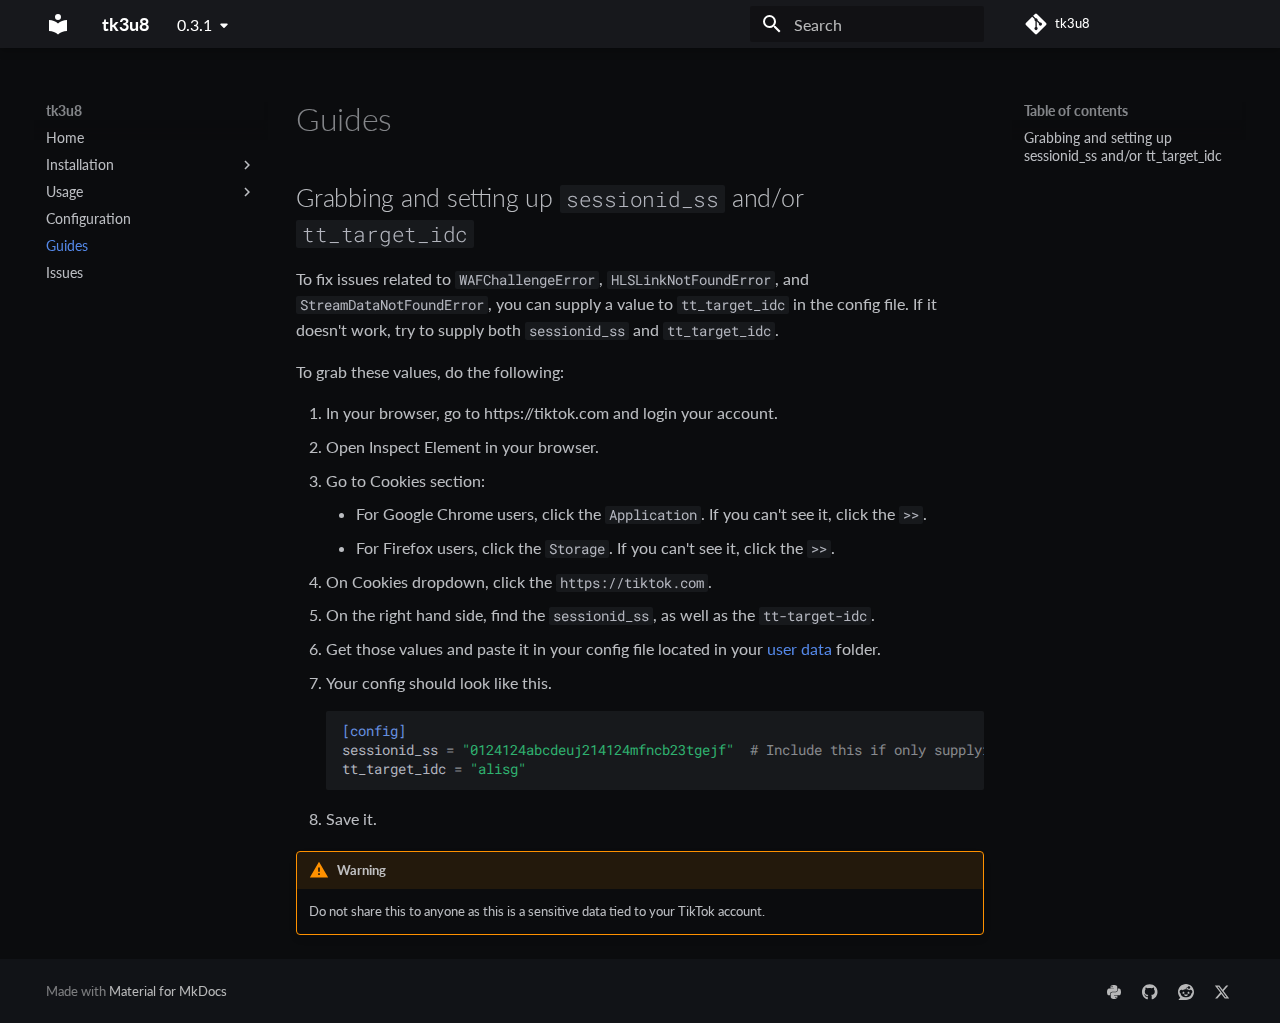
<file: 0.3.1/guide/index.html>
<!doctype html>
<html lang="en" class="no-js">
  <head>
    
      <meta charset="utf-8">
      <meta name="viewport" content="width=device-width,initial-scale=1">
      
      
      
      
        <link rel="prev" href="../configuration/">
      
      
        <link rel="next" href="../issues/">
      
      
      <link rel="icon" href="../assets/images/favicon.png">
      <meta name="generator" content="mkdocs-1.6.1, mkdocs-material-9.6.14">
    
    
      
        <title>Guides - tk3u8</title>
      
    
    
      <link rel="stylesheet" href="../assets/stylesheets/main.342714a4.min.css">
      
        
        <link rel="stylesheet" href="../assets/stylesheets/palette.06af60db.min.css">
      
      


    
    
      
    
    
      
        
        
        <link rel="preconnect" href="https://fonts.gstatic.com" crossorigin>
        <link rel="stylesheet" href="https://fonts.googleapis.com/css?family=Lato:300,300i,400,400i,700,700i%7CRoboto+Mono:400,400i,700,700i&display=fallback">
        <style>:root{--md-text-font:"Lato";--md-code-font:"Roboto Mono"}</style>
      
    
    
      <link rel="stylesheet" href="../stylesheets/extra.css">
    
    <script>__md_scope=new URL("..",location),__md_hash=e=>[...e].reduce(((e,_)=>(e<<5)-e+_.charCodeAt(0)),0),__md_get=(e,_=localStorage,t=__md_scope)=>JSON.parse(_.getItem(t.pathname+"."+e)),__md_set=(e,_,t=localStorage,a=__md_scope)=>{try{t.setItem(a.pathname+"."+e,JSON.stringify(_))}catch(e){}}</script>
    
      

    
    
    
  </head>
  
  
    
    
    
    
    
    <body dir="ltr" data-md-color-scheme="slate" data-md-color-primary="indigo" data-md-color-accent="indigo">
  
    
    <input class="md-toggle" data-md-toggle="drawer" type="checkbox" id="__drawer" autocomplete="off">
    <input class="md-toggle" data-md-toggle="search" type="checkbox" id="__search" autocomplete="off">
    <label class="md-overlay" for="__drawer"></label>
    <div data-md-component="skip">
      
        
        <a href="#grabbing-and-setting-up-sessionid_ss-andor-tt_target_idc" class="md-skip">
          Skip to content
        </a>
      
    </div>
    <div data-md-component="announce">
      
    </div>
    
      <div data-md-color-scheme="default" data-md-component="outdated" hidden>
        
      </div>
    
    
      

  

<header class="md-header md-header--shadow" data-md-component="header">
  <nav class="md-header__inner md-grid" aria-label="Header">
    <a href=".." title="tk3u8" class="md-header__button md-logo" aria-label="tk3u8" data-md-component="logo">
      
  
  <svg xmlns="http://www.w3.org/2000/svg" viewBox="0 0 24 24"><path d="M12 8a3 3 0 0 0 3-3 3 3 0 0 0-3-3 3 3 0 0 0-3 3 3 3 0 0 0 3 3m0 3.54C9.64 9.35 6.5 8 3 8v11c3.5 0 6.64 1.35 9 3.54 2.36-2.19 5.5-3.54 9-3.54V8c-3.5 0-6.64 1.35-9 3.54"/></svg>

    </a>
    <label class="md-header__button md-icon" for="__drawer">
      
      <svg xmlns="http://www.w3.org/2000/svg" viewBox="0 0 24 24"><path d="M3 6h18v2H3zm0 5h18v2H3zm0 5h18v2H3z"/></svg>
    </label>
    <div class="md-header__title" data-md-component="header-title">
      <div class="md-header__ellipsis">
        <div class="md-header__topic">
          <span class="md-ellipsis">
            tk3u8
          </span>
        </div>
        <div class="md-header__topic" data-md-component="header-topic">
          <span class="md-ellipsis">
            
              Guides
            
          </span>
        </div>
      </div>
    </div>
    
      
    
    
    
    
      
      
        <label class="md-header__button md-icon" for="__search">
          
          <svg xmlns="http://www.w3.org/2000/svg" viewBox="0 0 24 24"><path d="M9.5 3A6.5 6.5 0 0 1 16 9.5c0 1.61-.59 3.09-1.56 4.23l.27.27h.79l5 5-1.5 1.5-5-5v-.79l-.27-.27A6.52 6.52 0 0 1 9.5 16 6.5 6.5 0 0 1 3 9.5 6.5 6.5 0 0 1 9.5 3m0 2C7 5 5 7 5 9.5S7 14 9.5 14 14 12 14 9.5 12 5 9.5 5"/></svg>
        </label>
        <div class="md-search" data-md-component="search" role="dialog">
  <label class="md-search__overlay" for="__search"></label>
  <div class="md-search__inner" role="search">
    <form class="md-search__form" name="search">
      <input type="text" class="md-search__input" name="query" aria-label="Search" placeholder="Search" autocapitalize="off" autocorrect="off" autocomplete="off" spellcheck="false" data-md-component="search-query" required>
      <label class="md-search__icon md-icon" for="__search">
        
        <svg xmlns="http://www.w3.org/2000/svg" viewBox="0 0 24 24"><path d="M9.5 3A6.5 6.5 0 0 1 16 9.5c0 1.61-.59 3.09-1.56 4.23l.27.27h.79l5 5-1.5 1.5-5-5v-.79l-.27-.27A6.52 6.52 0 0 1 9.5 16 6.5 6.5 0 0 1 3 9.5 6.5 6.5 0 0 1 9.5 3m0 2C7 5 5 7 5 9.5S7 14 9.5 14 14 12 14 9.5 12 5 9.5 5"/></svg>
        
        <svg xmlns="http://www.w3.org/2000/svg" viewBox="0 0 24 24"><path d="M20 11v2H8l5.5 5.5-1.42 1.42L4.16 12l7.92-7.92L13.5 5.5 8 11z"/></svg>
      </label>
      <nav class="md-search__options" aria-label="Search">
        
        <button type="reset" class="md-search__icon md-icon" title="Clear" aria-label="Clear" tabindex="-1">
          
          <svg xmlns="http://www.w3.org/2000/svg" viewBox="0 0 24 24"><path d="M19 6.41 17.59 5 12 10.59 6.41 5 5 6.41 10.59 12 5 17.59 6.41 19 12 13.41 17.59 19 19 17.59 13.41 12z"/></svg>
        </button>
      </nav>
      
    </form>
    <div class="md-search__output">
      <div class="md-search__scrollwrap" tabindex="0" data-md-scrollfix>
        <div class="md-search-result" data-md-component="search-result">
          <div class="md-search-result__meta">
            Initializing search
          </div>
          <ol class="md-search-result__list" role="presentation"></ol>
        </div>
      </div>
    </div>
  </div>
</div>
      
    
    
      <div class="md-header__source">
        <a href="https://github.com/Scoofszlo/tk3u8" title="Go to repository" class="md-source" data-md-component="source">
  <div class="md-source__icon md-icon">
    
    <svg xmlns="http://www.w3.org/2000/svg" viewBox="0 0 448 512"><!--! Font Awesome Free 6.7.2 by @fontawesome - https://fontawesome.com License - https://fontawesome.com/license/free (Icons: CC BY 4.0, Fonts: SIL OFL 1.1, Code: MIT License) Copyright 2024 Fonticons, Inc.--><path d="M439.55 236.05 244 40.45a28.87 28.87 0 0 0-40.81 0l-40.66 40.63 51.52 51.52c27.06-9.14 52.68 16.77 43.39 43.68l49.66 49.66c34.23-11.8 61.18 31 35.47 56.69-26.49 26.49-70.21-2.87-56-37.34L240.22 199v121.85c25.3 12.54 22.26 41.85 9.08 55a34.34 34.34 0 0 1-48.55 0c-17.57-17.6-11.07-46.91 11.25-56v-123c-20.8-8.51-24.6-30.74-18.64-45L142.57 101 8.45 235.14a28.86 28.86 0 0 0 0 40.81l195.61 195.6a28.86 28.86 0 0 0 40.8 0l194.69-194.69a28.86 28.86 0 0 0 0-40.81"/></svg>
  </div>
  <div class="md-source__repository">
    tk3u8
  </div>
</a>
      </div>
    
  </nav>
  
</header>
    
    <div class="md-container" data-md-component="container">
      
      
        
          
        
      
      <main class="md-main" data-md-component="main">
        <div class="md-main__inner md-grid">
          
            
              
              <div class="md-sidebar md-sidebar--primary" data-md-component="sidebar" data-md-type="navigation" >
                <div class="md-sidebar__scrollwrap">
                  <div class="md-sidebar__inner">
                    



<nav class="md-nav md-nav--primary" aria-label="Navigation" data-md-level="0">
  <label class="md-nav__title" for="__drawer">
    <a href=".." title="tk3u8" class="md-nav__button md-logo" aria-label="tk3u8" data-md-component="logo">
      
  
  <svg xmlns="http://www.w3.org/2000/svg" viewBox="0 0 24 24"><path d="M12 8a3 3 0 0 0 3-3 3 3 0 0 0-3-3 3 3 0 0 0-3 3 3 3 0 0 0 3 3m0 3.54C9.64 9.35 6.5 8 3 8v11c3.5 0 6.64 1.35 9 3.54 2.36-2.19 5.5-3.54 9-3.54V8c-3.5 0-6.64 1.35-9 3.54"/></svg>

    </a>
    tk3u8
  </label>
  
    <div class="md-nav__source">
      <a href="https://github.com/Scoofszlo/tk3u8" title="Go to repository" class="md-source" data-md-component="source">
  <div class="md-source__icon md-icon">
    
    <svg xmlns="http://www.w3.org/2000/svg" viewBox="0 0 448 512"><!--! Font Awesome Free 6.7.2 by @fontawesome - https://fontawesome.com License - https://fontawesome.com/license/free (Icons: CC BY 4.0, Fonts: SIL OFL 1.1, Code: MIT License) Copyright 2024 Fonticons, Inc.--><path d="M439.55 236.05 244 40.45a28.87 28.87 0 0 0-40.81 0l-40.66 40.63 51.52 51.52c27.06-9.14 52.68 16.77 43.39 43.68l49.66 49.66c34.23-11.8 61.18 31 35.47 56.69-26.49 26.49-70.21-2.87-56-37.34L240.22 199v121.85c25.3 12.54 22.26 41.85 9.08 55a34.34 34.34 0 0 1-48.55 0c-17.57-17.6-11.07-46.91 11.25-56v-123c-20.8-8.51-24.6-30.74-18.64-45L142.57 101 8.45 235.14a28.86 28.86 0 0 0 0 40.81l195.61 195.6a28.86 28.86 0 0 0 40.8 0l194.69-194.69a28.86 28.86 0 0 0 0-40.81"/></svg>
  </div>
  <div class="md-source__repository">
    tk3u8
  </div>
</a>
    </div>
  
  <ul class="md-nav__list" data-md-scrollfix>
    
      
      
  
  
  
  
    <li class="md-nav__item">
      <a href=".." class="md-nav__link">
        
  
  
  <span class="md-ellipsis">
    Home
    
  </span>
  

      </a>
    </li>
  

    
      
      
  
  
  
  
    
    
      
        
          
        
      
        
      
        
      
        
      
    
    
    
    
    <li class="md-nav__item md-nav__item--nested">
      
        
        
        <input class="md-nav__toggle md-toggle " type="checkbox" id="__nav_2" >
        
          
          <div class="md-nav__link md-nav__container">
            <a href="../installation/" class="md-nav__link ">
              
  
  
  <span class="md-ellipsis">
    Installation
    
  </span>
  

            </a>
            
              
              <label class="md-nav__link " for="__nav_2" id="__nav_2_label" tabindex="0">
                <span class="md-nav__icon md-icon"></span>
              </label>
            
          </div>
        
        <nav class="md-nav" data-md-level="1" aria-labelledby="__nav_2_label" aria-expanded="false">
          <label class="md-nav__title" for="__nav_2">
            <span class="md-nav__icon md-icon"></span>
            Installation
          </label>
          <ul class="md-nav__list" data-md-scrollfix>
            
              
            
              
                
  
  
  
  
    <li class="md-nav__item">
      <a href="../installation/system-wide-installation-via-uv/" class="md-nav__link">
        
  
  
  <span class="md-ellipsis">
    System-wide installation via uv
    
  </span>
  

      </a>
    </li>
  

              
            
              
                
  
  
  
  
    <li class="md-nav__item">
      <a href="../installation/isolated-installation-via-uv/" class="md-nav__link">
        
  
  
  <span class="md-ellipsis">
    Isolated installation via uv
    
  </span>
  

      </a>
    </li>
  

              
            
              
                
  
  
  
  
    <li class="md-nav__item">
      <a href="../installation/system-wide-installation-via-pip/" class="md-nav__link">
        
  
  
  <span class="md-ellipsis">
    System-wide installation via pip
    
  </span>
  

      </a>
    </li>
  

              
            
          </ul>
        </nav>
      
    </li>
  

    
      
      
  
  
  
  
    
    
      
        
          
        
      
        
      
        
      
    
    
    
    
    <li class="md-nav__item md-nav__item--nested">
      
        
        
        <input class="md-nav__toggle md-toggle " type="checkbox" id="__nav_3" >
        
          
          <div class="md-nav__link md-nav__container">
            <a href="../usage/" class="md-nav__link ">
              
  
  
  <span class="md-ellipsis">
    Usage
    
  </span>
  

            </a>
            
              
              <label class="md-nav__link " for="__nav_3" id="__nav_3_label" tabindex="0">
                <span class="md-nav__icon md-icon"></span>
              </label>
            
          </div>
        
        <nav class="md-nav" data-md-level="1" aria-labelledby="__nav_3_label" aria-expanded="false">
          <label class="md-nav__title" for="__nav_3">
            <span class="md-nav__icon md-icon"></span>
            Usage
          </label>
          <ul class="md-nav__list" data-md-scrollfix>
            
              
            
              
                
  
  
  
  
    <li class="md-nav__item">
      <a href="../usage/using-through-terminal/" class="md-nav__link">
        
  
  
  <span class="md-ellipsis">
    Using through terminal
    
  </span>
  

      </a>
    </li>
  

              
            
              
                
  
  
  
  
    <li class="md-nav__item">
      <a href="../usage/using-through-a-script/" class="md-nav__link">
        
  
  
  <span class="md-ellipsis">
    Using through a script
    
  </span>
  

      </a>
    </li>
  

              
            
          </ul>
        </nav>
      
    </li>
  

    
      
      
  
  
  
  
    <li class="md-nav__item">
      <a href="../configuration/" class="md-nav__link">
        
  
  
  <span class="md-ellipsis">
    Configuration
    
  </span>
  

      </a>
    </li>
  

    
      
      
  
  
    
  
  
  
    <li class="md-nav__item md-nav__item--active">
      
      <input class="md-nav__toggle md-toggle" type="checkbox" id="__toc">
      
      
      
        <label class="md-nav__link md-nav__link--active" for="__toc">
          
  
  
  <span class="md-ellipsis">
    Guides
    
  </span>
  

          <span class="md-nav__icon md-icon"></span>
        </label>
      
      <a href="./" class="md-nav__link md-nav__link--active">
        
  
  
  <span class="md-ellipsis">
    Guides
    
  </span>
  

      </a>
      
        

<nav class="md-nav md-nav--secondary" aria-label="Table of contents">
  
  
  
  
    <label class="md-nav__title" for="__toc">
      <span class="md-nav__icon md-icon"></span>
      Table of contents
    </label>
    <ul class="md-nav__list" data-md-component="toc" data-md-scrollfix>
      
        <li class="md-nav__item">
  <a href="#grabbing-and-setting-up-sessionid_ss-andor-tt_target_idc" class="md-nav__link">
    <span class="md-ellipsis">
      Grabbing and setting up sessionid_ss and/or tt_target_idc
    </span>
  </a>
  
</li>
      
    </ul>
  
</nav>
      
    </li>
  

    
      
      
  
  
  
  
    <li class="md-nav__item">
      <a href="../issues/" class="md-nav__link">
        
  
  
  <span class="md-ellipsis">
    Issues
    
  </span>
  

      </a>
    </li>
  

    
  </ul>
</nav>
                  </div>
                </div>
              </div>
            
            
              
              <div class="md-sidebar md-sidebar--secondary" data-md-component="sidebar" data-md-type="toc" >
                <div class="md-sidebar__scrollwrap">
                  <div class="md-sidebar__inner">
                    

<nav class="md-nav md-nav--secondary" aria-label="Table of contents">
  
  
  
  
    <label class="md-nav__title" for="__toc">
      <span class="md-nav__icon md-icon"></span>
      Table of contents
    </label>
    <ul class="md-nav__list" data-md-component="toc" data-md-scrollfix>
      
        <li class="md-nav__item">
  <a href="#grabbing-and-setting-up-sessionid_ss-andor-tt_target_idc" class="md-nav__link">
    <span class="md-ellipsis">
      Grabbing and setting up sessionid_ss and/or tt_target_idc
    </span>
  </a>
  
</li>
      
    </ul>
  
</nav>
                  </div>
                </div>
              </div>
            
          
          
            <div class="md-content" data-md-component="content">
              <article class="md-content__inner md-typeset">
                
                  


  
  


  <h1>Guides</h1>

<h2 id="grabbing-and-setting-up-sessionid_ss-andor-tt_target_idc">Grabbing and setting up <code>sessionid_ss</code> and/or <code>tt_target_idc</code></h2>
<p>To fix issues related to <code>WAFChallengeError</code>, <code>HLSLinkNotFoundError</code>, and <code>StreamDataNotFoundError</code>, you can supply a value to <code>tt_target_idc</code> in the config file. If it doesn't work, try to supply both <code>sessionid_ss</code> and <code>tt_target_idc</code>. </p>
<p>To grab these values, do the following:</p>
<ol>
<li>In your browser, go to https://tiktok.com and login your account.</li>
<li>Open Inspect Element in your browser.</li>
<li>Go to Cookies section:<ul>
<li>For Google Chrome users, click the <code>Application</code>. If you can't see it, click the <code>&gt;&gt;</code>.</li>
<li>For Firefox users, click the <code>Storage</code>. If you can't see it, click the <code>&gt;&gt;</code>.</li>
</ul>
</li>
<li>On Cookies dropdown, click the <code>https://tiktok.com</code>.</li>
<li>On the right hand side, find the <code>sessionid_ss</code>, as well as the <code>tt-target-idc</code>.</li>
<li>Get those values and paste it in your config file located in your <a href="../configuration/">user data</a> folder.</li>
<li>Your config should look like this.
    <div class="highlight"><pre><span></span><code><span class="k">[config]</span>
<span class="n">sessionid_ss</span><span class="w"> </span><span class="o">=</span><span class="w"> </span><span class="s2">&quot;0124124abcdeuj214124mfncb23tgejf&quot;</span><span class="w">  </span><span class="c1"># Include this if only supplying tt-target-idc doesn&#39;t work</span>
<span class="n">tt_target_idc</span><span class="w"> </span><span class="o">=</span><span class="w"> </span><span class="s2">&quot;alisg&quot;</span>
</code></pre></div></li>
<li>Save it.</li>
</ol>
<div class="admonition warning">
<p class="admonition-title">Warning</p>
<p>Do not share this to anyone as this is a sensitive data tied to your TikTok account.</p>
</div>












                
              </article>
            </div>
          
          
<script>var target=document.getElementById(location.hash.slice(1));target&&target.name&&(target.checked=target.name.startsWith("__tabbed_"))</script>
        </div>
        
      </main>
      
        <footer class="md-footer">
  
  <div class="md-footer-meta md-typeset">
    <div class="md-footer-meta__inner md-grid">
      <div class="md-copyright">
  
  
    Made with
    <a href="https://squidfunk.github.io/mkdocs-material/" target="_blank" rel="noopener">
      Material for MkDocs
    </a>
  
</div>
      
        <div class="md-social">
  
    
    
    
    
      
      
    
    <a href="https://pypi.org/project/tk3u8/" target="_blank" rel="noopener" title="pypi.org" class="md-social__link">
      <svg xmlns="http://www.w3.org/2000/svg" viewBox="0 0 448 512"><!--! Font Awesome Free 6.7.2 by @fontawesome - https://fontawesome.com License - https://fontawesome.com/license/free (Icons: CC BY 4.0, Fonts: SIL OFL 1.1, Code: MIT License) Copyright 2024 Fonticons, Inc.--><path d="M439.8 200.5c-7.7-30.9-22.3-54.2-53.4-54.2h-40.1v47.4c0 36.8-31.2 67.8-66.8 67.8H172.7c-29.2 0-53.4 25-53.4 54.3v101.8c0 29 25.2 46 53.4 54.3 33.8 9.9 66.3 11.7 106.8 0 26.9-7.8 53.4-23.5 53.4-54.3v-40.7H226.2v-13.6h160.2c31.1 0 42.6-21.7 53.4-54.2 11.2-33.5 10.7-65.7 0-108.6M286.2 404c11.1 0 20.1 9.1 20.1 20.3 0 11.3-9 20.4-20.1 20.4-11 0-20.1-9.2-20.1-20.4.1-11.3 9.1-20.3 20.1-20.3M167.8 248.1h106.8c29.7 0 53.4-24.5 53.4-54.3V91.9c0-29-24.4-50.7-53.4-55.6-35.8-5.9-74.7-5.6-106.8.1-45.2 8-53.4 24.7-53.4 55.6v40.7h106.9v13.6h-147c-31.1 0-58.3 18.7-66.8 54.2-9.8 40.7-10.2 66.1 0 108.6 7.6 31.6 25.7 54.2 56.8 54.2H101v-48.8c0-35.3 30.5-66.4 66.8-66.4m-6.7-142.6c-11.1 0-20.1-9.1-20.1-20.3.1-11.3 9-20.4 20.1-20.4 11 0 20.1 9.2 20.1 20.4s-9 20.3-20.1 20.3"/></svg>
    </a>
  
    
    
    
    
      
      
    
    <a href="https://github.com/Scoofszlo/" target="_blank" rel="noopener" title="github.com" class="md-social__link">
      <svg xmlns="http://www.w3.org/2000/svg" viewBox="0 0 496 512"><!--! Font Awesome Free 6.7.2 by @fontawesome - https://fontawesome.com License - https://fontawesome.com/license/free (Icons: CC BY 4.0, Fonts: SIL OFL 1.1, Code: MIT License) Copyright 2024 Fonticons, Inc.--><path d="M165.9 397.4c0 2-2.3 3.6-5.2 3.6-3.3.3-5.6-1.3-5.6-3.6 0-2 2.3-3.6 5.2-3.6 3-.3 5.6 1.3 5.6 3.6m-31.1-4.5c-.7 2 1.3 4.3 4.3 4.9 2.6 1 5.6 0 6.2-2s-1.3-4.3-4.3-5.2c-2.6-.7-5.5.3-6.2 2.3m44.2-1.7c-2.9.7-4.9 2.6-4.6 4.9.3 2 2.9 3.3 5.9 2.6 2.9-.7 4.9-2.6 4.6-4.6-.3-1.9-3-3.2-5.9-2.9M244.8 8C106.1 8 0 113.3 0 252c0 110.9 69.8 205.8 169.5 239.2 12.8 2.3 17.3-5.6 17.3-12.1 0-6.2-.3-40.4-.3-61.4 0 0-70 15-84.7-29.8 0 0-11.4-29.1-27.8-36.6 0 0-22.9-15.7 1.6-15.4 0 0 24.9 2 38.6 25.8 21.9 38.6 58.6 27.5 72.9 20.9 2.3-16 8.8-27.1 16-33.7-55.9-6.2-112.3-14.3-112.3-110.5 0-27.5 7.6-41.3 23.6-58.9-2.6-6.5-11.1-33.3 2.6-67.9 20.9-6.5 69 27 69 27 20-5.6 41.5-8.5 62.8-8.5s42.8 2.9 62.8 8.5c0 0 48.1-33.6 69-27 13.7 34.7 5.2 61.4 2.6 67.9 16 17.7 25.8 31.5 25.8 58.9 0 96.5-58.9 104.2-114.8 110.5 9.2 7.9 17 22.9 17 46.4 0 33.7-.3 75.4-.3 83.6 0 6.5 4.6 14.4 17.3 12.1C428.2 457.8 496 362.9 496 252 496 113.3 383.5 8 244.8 8M97.2 352.9c-1.3 1-1 3.3.7 5.2 1.6 1.6 3.9 2.3 5.2 1 1.3-1 1-3.3-.7-5.2-1.6-1.6-3.9-2.3-5.2-1m-10.8-8.1c-.7 1.3.3 2.9 2.3 3.9 1.6 1 3.6.7 4.3-.7.7-1.3-.3-2.9-2.3-3.9-2-.6-3.6-.3-4.3.7m32.4 35.6c-1.6 1.3-1 4.3 1.3 6.2 2.3 2.3 5.2 2.6 6.5 1 1.3-1.3.7-4.3-1.3-6.2-2.2-2.3-5.2-2.6-6.5-1m-11.4-14.7c-1.6 1-1.6 3.6 0 5.9s4.3 3.3 5.6 2.3c1.6-1.3 1.6-3.9 0-6.2-1.4-2.3-4-3.3-5.6-2"/></svg>
    </a>
  
    
    
    
    
      
      
    
    <a href="https://www.reddit.com/user/Scoofszlo/" target="_blank" rel="noopener" title="www.reddit.com" class="md-social__link">
      <svg xmlns="http://www.w3.org/2000/svg" viewBox="0 0 512 512"><!--! Font Awesome Free 6.7.2 by @fontawesome - https://fontawesome.com License - https://fontawesome.com/license/free (Icons: CC BY 4.0, Fonts: SIL OFL 1.1, Code: MIT License) Copyright 2024 Fonticons, Inc.--><path d="M0 256C0 114.6 114.6 0 256 0s256 114.6 256 256-114.6 256-256 256H37.1c-13.7 0-20.5-16.5-10.9-26.2L75 437C28.7 390.7 0 326.7 0 256m349.6-102.4c23.6 0 42.7-19.1 42.7-42.7s-19.1-42.7-42.7-42.7c-20.6 0-37.8 14.6-41.8 34-34.5 3.7-61.4 33-61.4 68.4v.2c-37.5 1.6-71.8 12.3-99 29.1-10.1-7.8-22.8-12.5-36.5-12.5-33 0-59.8 26.8-59.8 59.8 0 24 14.1 44.6 34.4 54.1 2 69.4 77.6 125.2 170.6 125.2s168.7-55.9 170.6-125.3c20.2-9.6 34.1-30.2 34.1-54 0-33-26.8-59.8-59.8-59.8-13.7 0-26.3 4.6-36.4 12.4-27.4-17-62.1-27.7-100-29.1v-.2c0-25.4 18.9-46.5 43.4-49.9 4.4 18.8 21.3 32.8 41.5 32.8zm-172.5 93.3c16.7 0 29.5 17.6 28.5 39.3s-13.5 29.6-30.3 29.6-31.4-8.8-30.4-30.5S160.3 247 177 247zm190.1 38.3c1 21.7-13.7 30.5-30.4 30.5s-29.3-7.9-30.3-29.6 11.8-39.3 28.5-39.3 31.2 16.6 32.1 38.3zm-48.1 56.7c-10.3 24.6-34.6 41.9-63 41.9s-52.7-17.3-63-41.9c-1.2-2.9.8-6.2 3.9-6.5 18.4-1.9 38.3-2.9 59.1-2.9s40.7 1 59.1 2.9c3.1.3 5.1 3.6 3.9 6.5"/></svg>
    </a>
  
    
    
    
    
      
      
    
    <a href="https://x.com/Scoofszlo/" target="_blank" rel="noopener" title="x.com" class="md-social__link">
      <svg xmlns="http://www.w3.org/2000/svg" viewBox="0 0 512 512"><!--! Font Awesome Free 6.7.2 by @fontawesome - https://fontawesome.com License - https://fontawesome.com/license/free (Icons: CC BY 4.0, Fonts: SIL OFL 1.1, Code: MIT License) Copyright 2024 Fonticons, Inc.--><path d="M389.2 48h70.6L305.6 224.2 487 464H345L233.7 318.6 106.5 464H35.8l164.9-188.5L26.8 48h145.6l100.5 132.9zm-24.8 373.8h39.1L151.1 88h-42z"/></svg>
    </a>
  
</div>
      
    </div>
  </div>
</footer>
      
    </div>
    <div class="md-dialog" data-md-component="dialog">
      <div class="md-dialog__inner md-typeset"></div>
    </div>
    
      <div class="md-progress" data-md-component="progress" role="progressbar"></div>
    
    
    
      
      <script id="__config" type="application/json">{"base": "..", "features": ["navigation.indexes", "navigation.instant", "navigation.instant.progress"], "search": "../assets/javascripts/workers/search.d50fe291.min.js", "tags": null, "translations": {"clipboard.copied": "Copied to clipboard", "clipboard.copy": "Copy to clipboard", "search.result.more.one": "1 more on this page", "search.result.more.other": "# more on this page", "search.result.none": "No matching documents", "search.result.one": "1 matching document", "search.result.other": "# matching documents", "search.result.placeholder": "Type to start searching", "search.result.term.missing": "Missing", "select.version": "Select version"}, "version": {"provider": "mike"}}</script>
    
    
      <script src="../assets/javascripts/bundle.13a4f30d.min.js"></script>
      
    
  </body>
</html>
</file>
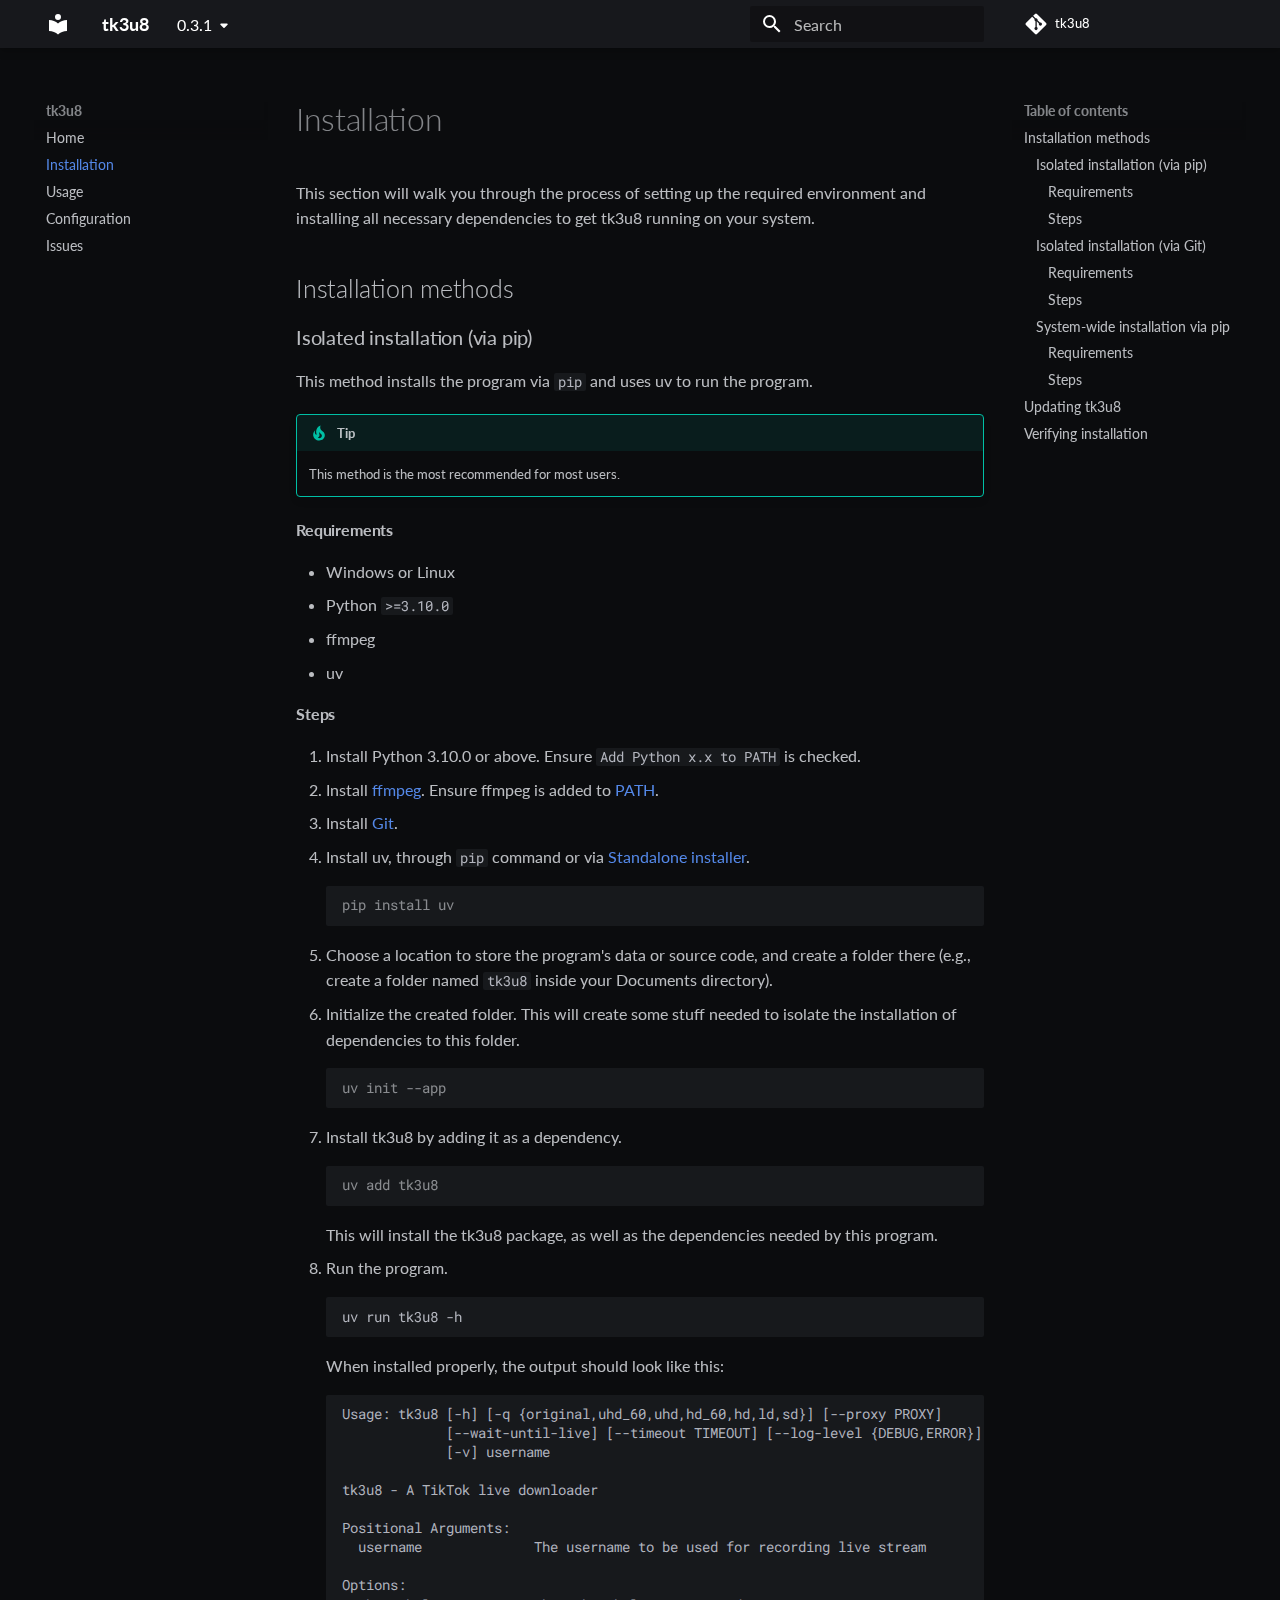
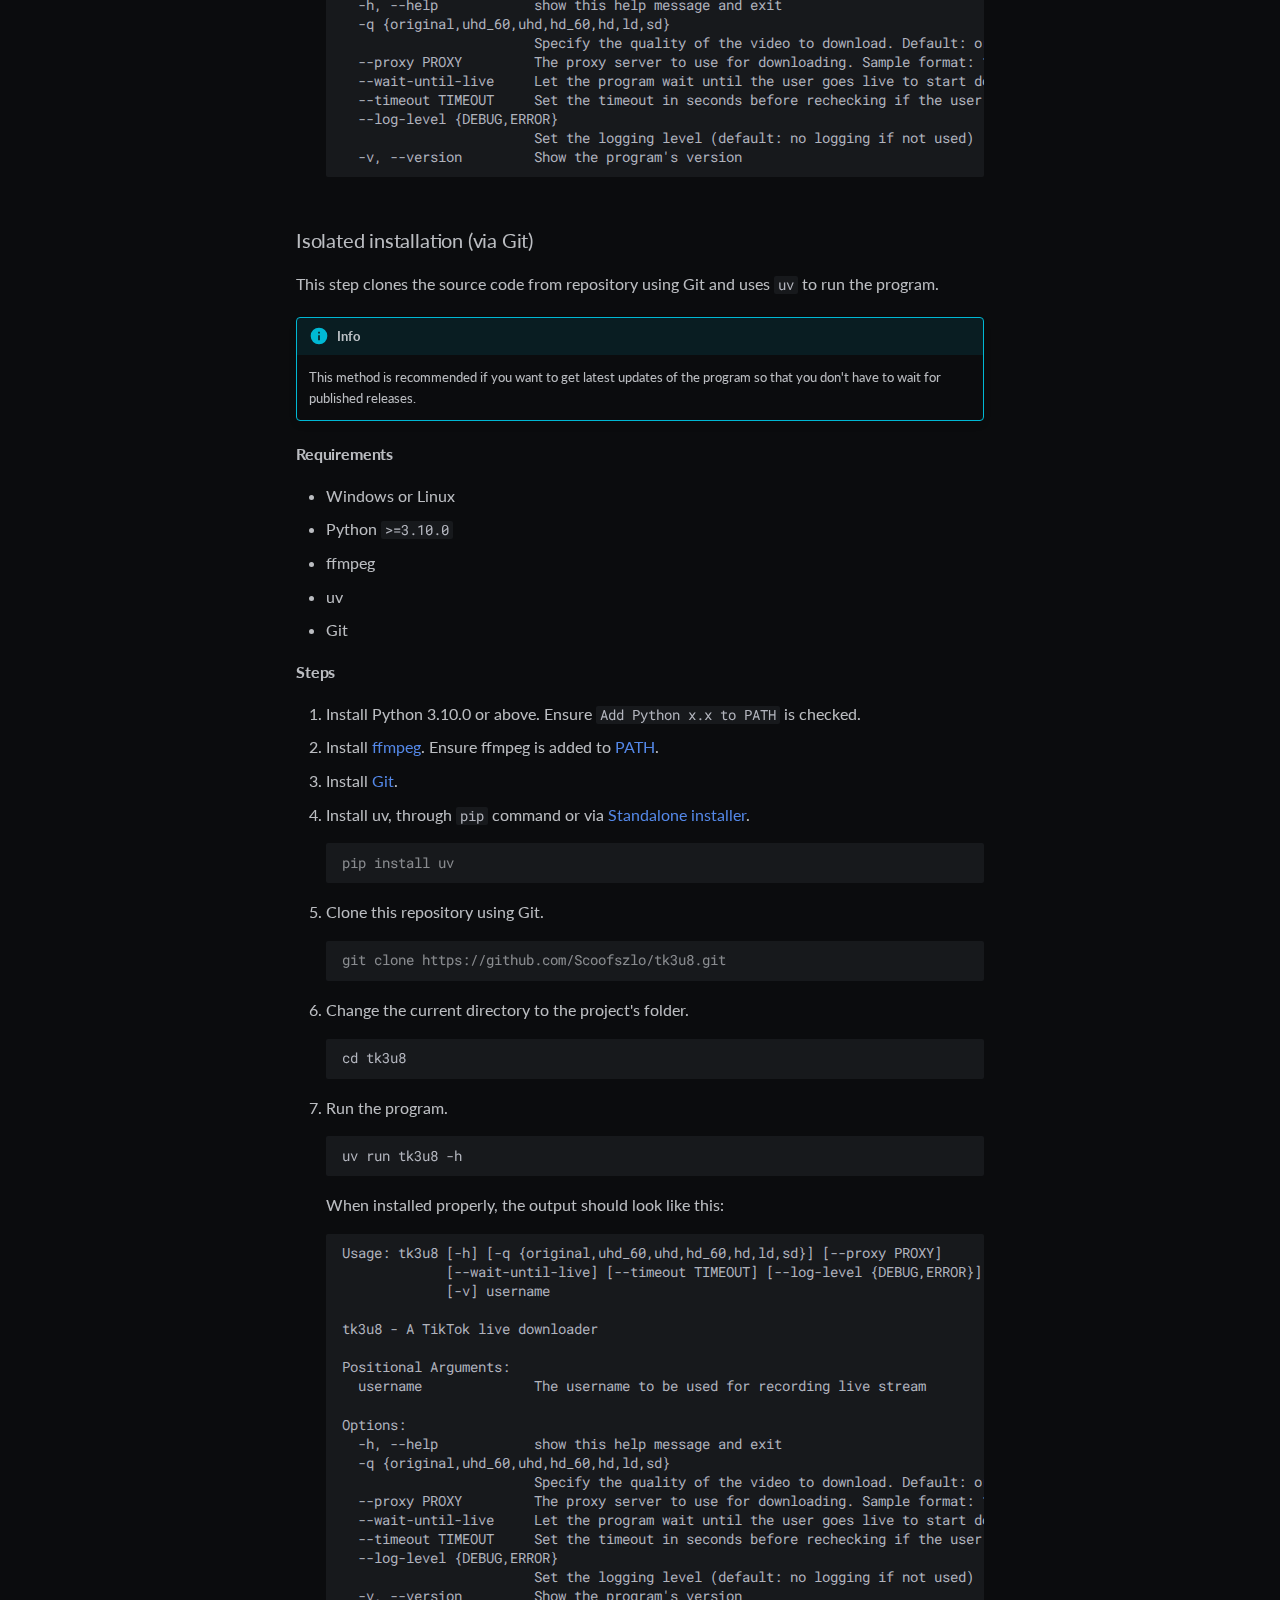
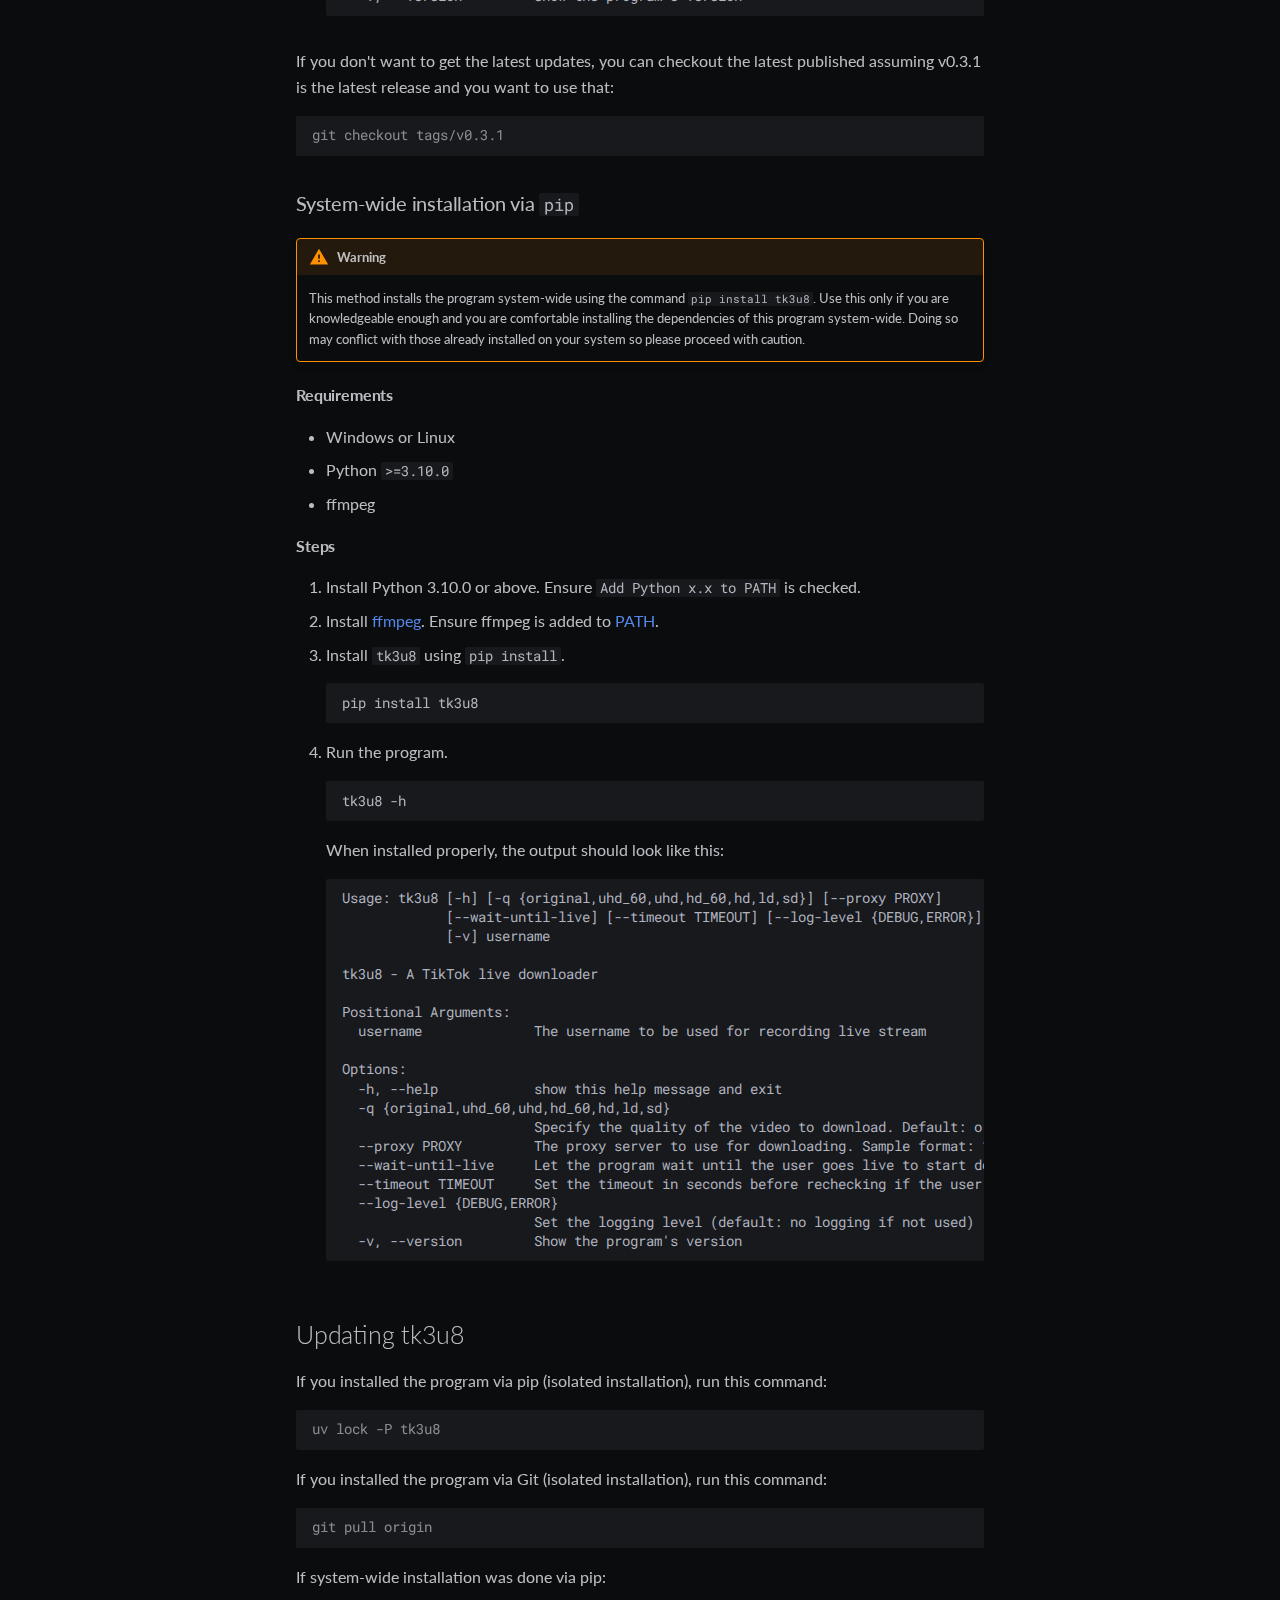
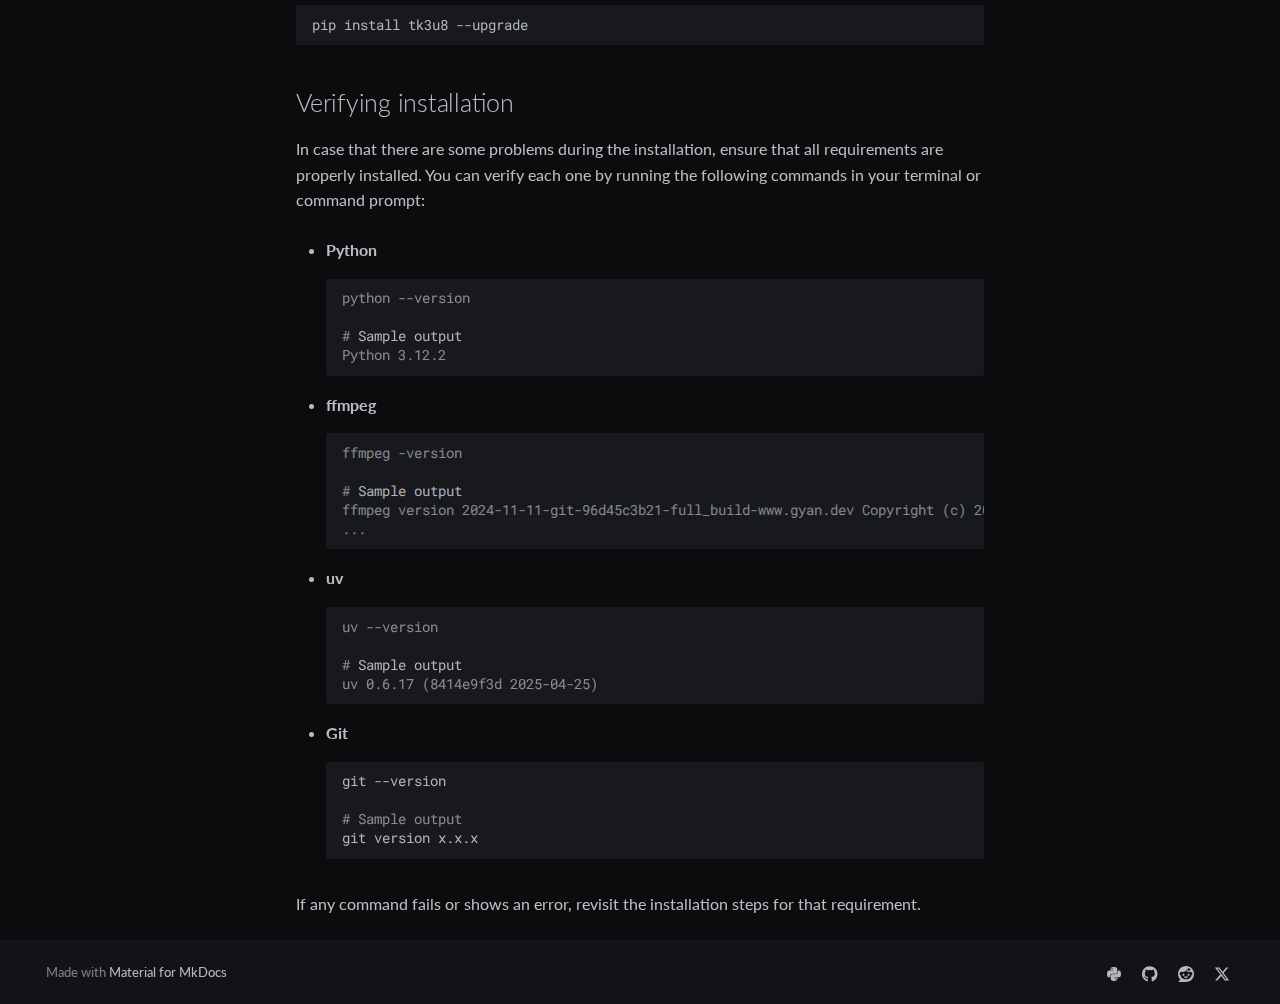
<file: 0.3.1/installation/index.html>
<!doctype html>
<html lang="en" class="no-js">
  <head>
    
      <meta charset="utf-8">
      <meta name="viewport" content="width=device-width,initial-scale=1">
      
      
      
      
        <link rel="prev" href="..">
      
      
        <link rel="next" href="../usage/">
      
      
      <link rel="icon" href="../assets/images/favicon.png">
      <meta name="generator" content="mkdocs-1.6.1, mkdocs-material-9.6.14">
    
    
      
        <title>Installation - tk3u8</title>
      
    
    
      <link rel="stylesheet" href="../assets/stylesheets/main.342714a4.min.css">
      
        
        <link rel="stylesheet" href="../assets/stylesheets/palette.06af60db.min.css">
      
      


    
    
      
    
    
      
        
        
        <link rel="preconnect" href="https://fonts.gstatic.com" crossorigin>
        <link rel="stylesheet" href="https://fonts.googleapis.com/css?family=Lato:300,300i,400,400i,700,700i%7CRoboto+Mono:400,400i,700,700i&display=fallback">
        <style>:root{--md-text-font:"Lato";--md-code-font:"Roboto Mono"}</style>
      
    
    
      <link rel="stylesheet" href="../stylesheets/extra.css">
    
    <script>__md_scope=new URL("..",location),__md_hash=e=>[...e].reduce(((e,_)=>(e<<5)-e+_.charCodeAt(0)),0),__md_get=(e,_=localStorage,t=__md_scope)=>JSON.parse(_.getItem(t.pathname+"."+e)),__md_set=(e,_,t=localStorage,a=__md_scope)=>{try{t.setItem(a.pathname+"."+e,JSON.stringify(_))}catch(e){}}</script>
    
      

    
    
    
  </head>
  
  
    
    
    
    
    
    <body dir="ltr" data-md-color-scheme="slate" data-md-color-primary="indigo" data-md-color-accent="indigo">
  
    
    <input class="md-toggle" data-md-toggle="drawer" type="checkbox" id="__drawer" autocomplete="off">
    <input class="md-toggle" data-md-toggle="search" type="checkbox" id="__search" autocomplete="off">
    <label class="md-overlay" for="__drawer"></label>
    <div data-md-component="skip">
      
        
        <a href="#installation-methods" class="md-skip">
          Skip to content
        </a>
      
    </div>
    <div data-md-component="announce">
      
    </div>
    
      <div data-md-color-scheme="default" data-md-component="outdated" hidden>
        
      </div>
    
    
      

  

<header class="md-header md-header--shadow" data-md-component="header">
  <nav class="md-header__inner md-grid" aria-label="Header">
    <a href=".." title="tk3u8" class="md-header__button md-logo" aria-label="tk3u8" data-md-component="logo">
      
  
  <svg xmlns="http://www.w3.org/2000/svg" viewBox="0 0 24 24"><path d="M12 8a3 3 0 0 0 3-3 3 3 0 0 0-3-3 3 3 0 0 0-3 3 3 3 0 0 0 3 3m0 3.54C9.64 9.35 6.5 8 3 8v11c3.5 0 6.64 1.35 9 3.54 2.36-2.19 5.5-3.54 9-3.54V8c-3.5 0-6.64 1.35-9 3.54"/></svg>

    </a>
    <label class="md-header__button md-icon" for="__drawer">
      
      <svg xmlns="http://www.w3.org/2000/svg" viewBox="0 0 24 24"><path d="M3 6h18v2H3zm0 5h18v2H3zm0 5h18v2H3z"/></svg>
    </label>
    <div class="md-header__title" data-md-component="header-title">
      <div class="md-header__ellipsis">
        <div class="md-header__topic">
          <span class="md-ellipsis">
            tk3u8
          </span>
        </div>
        <div class="md-header__topic" data-md-component="header-topic">
          <span class="md-ellipsis">
            
              Installation
            
          </span>
        </div>
      </div>
    </div>
    
      
    
    
    
    
      
      
        <label class="md-header__button md-icon" for="__search">
          
          <svg xmlns="http://www.w3.org/2000/svg" viewBox="0 0 24 24"><path d="M9.5 3A6.5 6.5 0 0 1 16 9.5c0 1.61-.59 3.09-1.56 4.23l.27.27h.79l5 5-1.5 1.5-5-5v-.79l-.27-.27A6.52 6.52 0 0 1 9.5 16 6.5 6.5 0 0 1 3 9.5 6.5 6.5 0 0 1 9.5 3m0 2C7 5 5 7 5 9.5S7 14 9.5 14 14 12 14 9.5 12 5 9.5 5"/></svg>
        </label>
        <div class="md-search" data-md-component="search" role="dialog">
  <label class="md-search__overlay" for="__search"></label>
  <div class="md-search__inner" role="search">
    <form class="md-search__form" name="search">
      <input type="text" class="md-search__input" name="query" aria-label="Search" placeholder="Search" autocapitalize="off" autocorrect="off" autocomplete="off" spellcheck="false" data-md-component="search-query" required>
      <label class="md-search__icon md-icon" for="__search">
        
        <svg xmlns="http://www.w3.org/2000/svg" viewBox="0 0 24 24"><path d="M9.5 3A6.5 6.5 0 0 1 16 9.5c0 1.61-.59 3.09-1.56 4.23l.27.27h.79l5 5-1.5 1.5-5-5v-.79l-.27-.27A6.52 6.52 0 0 1 9.5 16 6.5 6.5 0 0 1 3 9.5 6.5 6.5 0 0 1 9.5 3m0 2C7 5 5 7 5 9.5S7 14 9.5 14 14 12 14 9.5 12 5 9.5 5"/></svg>
        
        <svg xmlns="http://www.w3.org/2000/svg" viewBox="0 0 24 24"><path d="M20 11v2H8l5.5 5.5-1.42 1.42L4.16 12l7.92-7.92L13.5 5.5 8 11z"/></svg>
      </label>
      <nav class="md-search__options" aria-label="Search">
        
        <button type="reset" class="md-search__icon md-icon" title="Clear" aria-label="Clear" tabindex="-1">
          
          <svg xmlns="http://www.w3.org/2000/svg" viewBox="0 0 24 24"><path d="M19 6.41 17.59 5 12 10.59 6.41 5 5 6.41 10.59 12 5 17.59 6.41 19 12 13.41 17.59 19 19 17.59 13.41 12z"/></svg>
        </button>
      </nav>
      
    </form>
    <div class="md-search__output">
      <div class="md-search__scrollwrap" tabindex="0" data-md-scrollfix>
        <div class="md-search-result" data-md-component="search-result">
          <div class="md-search-result__meta">
            Initializing search
          </div>
          <ol class="md-search-result__list" role="presentation"></ol>
        </div>
      </div>
    </div>
  </div>
</div>
      
    
    
      <div class="md-header__source">
        <a href="https://github.com/Scoofszlo/tk3u8" title="Go to repository" class="md-source" data-md-component="source">
  <div class="md-source__icon md-icon">
    
    <svg xmlns="http://www.w3.org/2000/svg" viewBox="0 0 448 512"><!--! Font Awesome Free 6.7.2 by @fontawesome - https://fontawesome.com License - https://fontawesome.com/license/free (Icons: CC BY 4.0, Fonts: SIL OFL 1.1, Code: MIT License) Copyright 2024 Fonticons, Inc.--><path d="M439.55 236.05 244 40.45a28.87 28.87 0 0 0-40.81 0l-40.66 40.63 51.52 51.52c27.06-9.14 52.68 16.77 43.39 43.68l49.66 49.66c34.23-11.8 61.18 31 35.47 56.69-26.49 26.49-70.21-2.87-56-37.34L240.22 199v121.85c25.3 12.54 22.26 41.85 9.08 55a34.34 34.34 0 0 1-48.55 0c-17.57-17.6-11.07-46.91 11.25-56v-123c-20.8-8.51-24.6-30.74-18.64-45L142.57 101 8.45 235.14a28.86 28.86 0 0 0 0 40.81l195.61 195.6a28.86 28.86 0 0 0 40.8 0l194.69-194.69a28.86 28.86 0 0 0 0-40.81"/></svg>
  </div>
  <div class="md-source__repository">
    tk3u8
  </div>
</a>
      </div>
    
  </nav>
  
</header>
    
    <div class="md-container" data-md-component="container">
      
      
        
          
        
      
      <main class="md-main" data-md-component="main">
        <div class="md-main__inner md-grid">
          
            
              
              <div class="md-sidebar md-sidebar--primary" data-md-component="sidebar" data-md-type="navigation" >
                <div class="md-sidebar__scrollwrap">
                  <div class="md-sidebar__inner">
                    



<nav class="md-nav md-nav--primary" aria-label="Navigation" data-md-level="0">
  <label class="md-nav__title" for="__drawer">
    <a href=".." title="tk3u8" class="md-nav__button md-logo" aria-label="tk3u8" data-md-component="logo">
      
  
  <svg xmlns="http://www.w3.org/2000/svg" viewBox="0 0 24 24"><path d="M12 8a3 3 0 0 0 3-3 3 3 0 0 0-3-3 3 3 0 0 0-3 3 3 3 0 0 0 3 3m0 3.54C9.64 9.35 6.5 8 3 8v11c3.5 0 6.64 1.35 9 3.54 2.36-2.19 5.5-3.54 9-3.54V8c-3.5 0-6.64 1.35-9 3.54"/></svg>

    </a>
    tk3u8
  </label>
  
    <div class="md-nav__source">
      <a href="https://github.com/Scoofszlo/tk3u8" title="Go to repository" class="md-source" data-md-component="source">
  <div class="md-source__icon md-icon">
    
    <svg xmlns="http://www.w3.org/2000/svg" viewBox="0 0 448 512"><!--! Font Awesome Free 6.7.2 by @fontawesome - https://fontawesome.com License - https://fontawesome.com/license/free (Icons: CC BY 4.0, Fonts: SIL OFL 1.1, Code: MIT License) Copyright 2024 Fonticons, Inc.--><path d="M439.55 236.05 244 40.45a28.87 28.87 0 0 0-40.81 0l-40.66 40.63 51.52 51.52c27.06-9.14 52.68 16.77 43.39 43.68l49.66 49.66c34.23-11.8 61.18 31 35.47 56.69-26.49 26.49-70.21-2.87-56-37.34L240.22 199v121.85c25.3 12.54 22.26 41.85 9.08 55a34.34 34.34 0 0 1-48.55 0c-17.57-17.6-11.07-46.91 11.25-56v-123c-20.8-8.51-24.6-30.74-18.64-45L142.57 101 8.45 235.14a28.86 28.86 0 0 0 0 40.81l195.61 195.6a28.86 28.86 0 0 0 40.8 0l194.69-194.69a28.86 28.86 0 0 0 0-40.81"/></svg>
  </div>
  <div class="md-source__repository">
    tk3u8
  </div>
</a>
    </div>
  
  <ul class="md-nav__list" data-md-scrollfix>
    
      
      
  
  
  
  
    <li class="md-nav__item">
      <a href=".." class="md-nav__link">
        
  
  
  <span class="md-ellipsis">
    Home
    
  </span>
  

      </a>
    </li>
  

    
      
      
  
  
    
  
  
  
    <li class="md-nav__item md-nav__item--active">
      
      <input class="md-nav__toggle md-toggle" type="checkbox" id="__toc">
      
      
      
        <label class="md-nav__link md-nav__link--active" for="__toc">
          
  
  
  <span class="md-ellipsis">
    Installation
    
  </span>
  

          <span class="md-nav__icon md-icon"></span>
        </label>
      
      <a href="./" class="md-nav__link md-nav__link--active">
        
  
  
  <span class="md-ellipsis">
    Installation
    
  </span>
  

      </a>
      
        

<nav class="md-nav md-nav--secondary" aria-label="Table of contents">
  
  
  
  
    <label class="md-nav__title" for="__toc">
      <span class="md-nav__icon md-icon"></span>
      Table of contents
    </label>
    <ul class="md-nav__list" data-md-component="toc" data-md-scrollfix>
      
        <li class="md-nav__item">
  <a href="#installation-methods" class="md-nav__link">
    <span class="md-ellipsis">
      Installation methods
    </span>
  </a>
  
    <nav class="md-nav" aria-label="Installation methods">
      <ul class="md-nav__list">
        
          <li class="md-nav__item">
  <a href="#isolated-installation-via-pip" class="md-nav__link">
    <span class="md-ellipsis">
      Isolated installation (via pip)
    </span>
  </a>
  
    <nav class="md-nav" aria-label="Isolated installation (via pip)">
      <ul class="md-nav__list">
        
          <li class="md-nav__item">
  <a href="#requirements" class="md-nav__link">
    <span class="md-ellipsis">
      Requirements
    </span>
  </a>
  
</li>
        
          <li class="md-nav__item">
  <a href="#steps" class="md-nav__link">
    <span class="md-ellipsis">
      Steps
    </span>
  </a>
  
</li>
        
      </ul>
    </nav>
  
</li>
        
          <li class="md-nav__item">
  <a href="#isolated-installation-via-git" class="md-nav__link">
    <span class="md-ellipsis">
      Isolated installation (via Git)
    </span>
  </a>
  
    <nav class="md-nav" aria-label="Isolated installation (via Git)">
      <ul class="md-nav__list">
        
          <li class="md-nav__item">
  <a href="#requirements_1" class="md-nav__link">
    <span class="md-ellipsis">
      Requirements
    </span>
  </a>
  
</li>
        
          <li class="md-nav__item">
  <a href="#steps_1" class="md-nav__link">
    <span class="md-ellipsis">
      Steps
    </span>
  </a>
  
</li>
        
      </ul>
    </nav>
  
</li>
        
          <li class="md-nav__item">
  <a href="#system-wide-installation-via-pip" class="md-nav__link">
    <span class="md-ellipsis">
      System-wide installation via pip
    </span>
  </a>
  
    <nav class="md-nav" aria-label="System-wide installation via pip">
      <ul class="md-nav__list">
        
          <li class="md-nav__item">
  <a href="#requirements_2" class="md-nav__link">
    <span class="md-ellipsis">
      Requirements
    </span>
  </a>
  
</li>
        
          <li class="md-nav__item">
  <a href="#steps_2" class="md-nav__link">
    <span class="md-ellipsis">
      Steps
    </span>
  </a>
  
</li>
        
      </ul>
    </nav>
  
</li>
        
      </ul>
    </nav>
  
</li>
      
        <li class="md-nav__item">
  <a href="#updating-tk3u8" class="md-nav__link">
    <span class="md-ellipsis">
      Updating tk3u8
    </span>
  </a>
  
</li>
      
        <li class="md-nav__item">
  <a href="#verifying-installation" class="md-nav__link">
    <span class="md-ellipsis">
      Verifying installation
    </span>
  </a>
  
</li>
      
    </ul>
  
</nav>
      
    </li>
  

    
      
      
  
  
  
  
    <li class="md-nav__item">
      <a href="../usage/" class="md-nav__link">
        
  
  
  <span class="md-ellipsis">
    Usage
    
  </span>
  

      </a>
    </li>
  

    
      
      
  
  
  
  
    <li class="md-nav__item">
      <a href="../configuration/" class="md-nav__link">
        
  
  
  <span class="md-ellipsis">
    Configuration
    
  </span>
  

      </a>
    </li>
  

    
      
      
  
  
  
  
    <li class="md-nav__item">
      <a href="../issues/" class="md-nav__link">
        
  
  
  <span class="md-ellipsis">
    Issues
    
  </span>
  

      </a>
    </li>
  

    
  </ul>
</nav>
                  </div>
                </div>
              </div>
            
            
              
              <div class="md-sidebar md-sidebar--secondary" data-md-component="sidebar" data-md-type="toc" >
                <div class="md-sidebar__scrollwrap">
                  <div class="md-sidebar__inner">
                    

<nav class="md-nav md-nav--secondary" aria-label="Table of contents">
  
  
  
  
    <label class="md-nav__title" for="__toc">
      <span class="md-nav__icon md-icon"></span>
      Table of contents
    </label>
    <ul class="md-nav__list" data-md-component="toc" data-md-scrollfix>
      
        <li class="md-nav__item">
  <a href="#installation-methods" class="md-nav__link">
    <span class="md-ellipsis">
      Installation methods
    </span>
  </a>
  
    <nav class="md-nav" aria-label="Installation methods">
      <ul class="md-nav__list">
        
          <li class="md-nav__item">
  <a href="#isolated-installation-via-pip" class="md-nav__link">
    <span class="md-ellipsis">
      Isolated installation (via pip)
    </span>
  </a>
  
    <nav class="md-nav" aria-label="Isolated installation (via pip)">
      <ul class="md-nav__list">
        
          <li class="md-nav__item">
  <a href="#requirements" class="md-nav__link">
    <span class="md-ellipsis">
      Requirements
    </span>
  </a>
  
</li>
        
          <li class="md-nav__item">
  <a href="#steps" class="md-nav__link">
    <span class="md-ellipsis">
      Steps
    </span>
  </a>
  
</li>
        
      </ul>
    </nav>
  
</li>
        
          <li class="md-nav__item">
  <a href="#isolated-installation-via-git" class="md-nav__link">
    <span class="md-ellipsis">
      Isolated installation (via Git)
    </span>
  </a>
  
    <nav class="md-nav" aria-label="Isolated installation (via Git)">
      <ul class="md-nav__list">
        
          <li class="md-nav__item">
  <a href="#requirements_1" class="md-nav__link">
    <span class="md-ellipsis">
      Requirements
    </span>
  </a>
  
</li>
        
          <li class="md-nav__item">
  <a href="#steps_1" class="md-nav__link">
    <span class="md-ellipsis">
      Steps
    </span>
  </a>
  
</li>
        
      </ul>
    </nav>
  
</li>
        
          <li class="md-nav__item">
  <a href="#system-wide-installation-via-pip" class="md-nav__link">
    <span class="md-ellipsis">
      System-wide installation via pip
    </span>
  </a>
  
    <nav class="md-nav" aria-label="System-wide installation via pip">
      <ul class="md-nav__list">
        
          <li class="md-nav__item">
  <a href="#requirements_2" class="md-nav__link">
    <span class="md-ellipsis">
      Requirements
    </span>
  </a>
  
</li>
        
          <li class="md-nav__item">
  <a href="#steps_2" class="md-nav__link">
    <span class="md-ellipsis">
      Steps
    </span>
  </a>
  
</li>
        
      </ul>
    </nav>
  
</li>
        
      </ul>
    </nav>
  
</li>
      
        <li class="md-nav__item">
  <a href="#updating-tk3u8" class="md-nav__link">
    <span class="md-ellipsis">
      Updating tk3u8
    </span>
  </a>
  
</li>
      
        <li class="md-nav__item">
  <a href="#verifying-installation" class="md-nav__link">
    <span class="md-ellipsis">
      Verifying installation
    </span>
  </a>
  
</li>
      
    </ul>
  
</nav>
                  </div>
                </div>
              </div>
            
          
          
            <div class="md-content" data-md-component="content">
              <article class="md-content__inner md-typeset">
                
                  


  
  


  <h1>Installation</h1>

<p>This section will walk you through the process of setting up the required environment and installing all necessary dependencies to get tk3u8 running on your system.</p>
<h2 id="installation-methods">Installation methods</h2>
<h3 id="isolated-installation-via-pip">Isolated installation (via pip)</h3>
<p>This method installs the program via <code>pip</code> and uses uv to run the program.</p>
<div class="admonition tip">
<p class="admonition-title">Tip</p>
<p>This method is the most recommended for most users.</p>
</div>
<h4 id="requirements">Requirements</h4>
<ul>
<li>Windows or Linux</li>
<li>Python <code>&gt;=3.10.0</code></li>
<li>ffmpeg</li>
<li>uv</li>
</ul>
<h4 id="steps">Steps</h4>
<ol>
<li>Install Python 3.10.0 or above. Ensure <code>Add Python x.x to PATH</code> is checked.</li>
<li>Install <a href="https://ffmpeg.org/download.html">ffmpeg</a>. Ensure ffmpeg is added to <a href="https://phoenixnap.com/kb/ffmpeg-windows#Step_3_Add_FFmpeg_to_PATH">PATH</a>.</li>
<li>Install <a href="https://git-scm.com/downloads/win">Git</a>.</li>
<li>
<p>Install uv, through <code>pip</code> command or via <a href="https://docs.astral.sh/uv/getting-started/installation/#standalone-installer">Standalone installer</a>.</p>
<div class="highlight"><pre><span></span><code><span class="go">pip install uv</span>
</code></pre></div>
</li>
<li>
<p>Choose a location to store the program's data or source code, and create a folder there (e.g., create a folder named <code>tk3u8</code> inside your Documents directory).</p>
</li>
<li>
<p>Initialize the created folder. This will create some stuff needed to isolate the installation of dependencies to this folder.</p>
<div class="highlight"><pre><span></span><code><span class="go">uv init --app</span>
</code></pre></div>
</li>
<li>
<p>Install tk3u8 by adding it as a dependency.</p>
<div class="highlight"><pre><span></span><code><span class="go">uv add tk3u8</span>
</code></pre></div>
<p>This will install the tk3u8 package, as well as the dependencies needed by this program.</p>
</li>
<li>
<p>Run the program.
    <div class="highlight"><pre><span></span><code>uv<span class="w"> </span>run<span class="w"> </span>tk3u8<span class="w"> </span>-h
</code></pre></div>
    When installed properly, the output should look like this:
    <div class="highlight"><pre><span></span><code>Usage: tk3u8 [-h] [-q {original,uhd_60,uhd,hd_60,hd,ld,sd}] [--proxy PROXY]
             [--wait-until-live] [--timeout TIMEOUT] [--log-level {DEBUG,ERROR}] 
             [-v] username

tk3u8 - A TikTok live downloader

Positional Arguments:
  username              The username to be used for recording live stream

Options:
  -h, --help            show this help message and exit
  -q {original,uhd_60,uhd,hd_60,hd,ld,sd}
                        Specify the quality of the video to download. Default: original
  --proxy PROXY         The proxy server to use for downloading. Sample format: 127.0.0.1:8080
  --wait-until-live     Let the program wait until the user goes live to start downloading stream
  --timeout TIMEOUT     Set the timeout in seconds before rechecking if the user is live.
  --log-level {DEBUG,ERROR}
                        Set the logging level (default: no logging if not used)
  -v, --version         Show the program&#39;s version
</code></pre></div></p>
</li>
</ol>
<h3 id="isolated-installation-via-git">Isolated installation (via Git)</h3>
<p>This step clones the source code from repository using Git and uses <code>uv</code> to run the program.</p>
<div class="admonition info">
<p class="admonition-title">Info</p>
<p>This method is recommended if you want to get latest updates of the program so that you don't have to wait for published releases.</p>
</div>
<h4 id="requirements_1">Requirements</h4>
<ul>
<li>Windows or Linux</li>
<li>Python <code>&gt;=3.10.0</code></li>
<li>ffmpeg</li>
<li>uv</li>
<li>Git</li>
</ul>
<h4 id="steps_1">Steps</h4>
<ol>
<li>Install Python 3.10.0 or above. Ensure <code>Add Python x.x to PATH</code> is checked.</li>
<li>Install <a href="https://ffmpeg.org/download.html">ffmpeg</a>. Ensure ffmpeg is added to <a href="https://phoenixnap.com/kb/ffmpeg-windows#Step_3_Add_FFmpeg_to_PATH">PATH</a>.</li>
<li>Install <a href="https://git-scm.com/downloads/win">Git</a>.</li>
<li>
<p>Install uv, through <code>pip</code> command or via <a href="https://docs.astral.sh/uv/getting-started/installation/#standalone-installer">Standalone installer</a>.</p>
<div class="highlight"><pre><span></span><code><span class="go">pip install uv</span>
</code></pre></div>
</li>
<li>
<p>Clone this repository using Git.</p>
<div class="highlight"><pre><span></span><code><span class="go">git clone https://github.com/Scoofszlo/tk3u8.git</span>
</code></pre></div>
</li>
<li>
<p>Change the current directory to the project's folder.
    <div class="highlight"><pre><span></span><code>cd tk3u8
</code></pre></div></p>
</li>
<li>
<p>Run the program.
    <div class="highlight"><pre><span></span><code>uv<span class="w"> </span>run<span class="w"> </span>tk3u8<span class="w"> </span>-h
</code></pre></div>
    When installed properly, the output should look like this:
    <div class="highlight"><pre><span></span><code>Usage: tk3u8 [-h] [-q {original,uhd_60,uhd,hd_60,hd,ld,sd}] [--proxy PROXY]
             [--wait-until-live] [--timeout TIMEOUT] [--log-level {DEBUG,ERROR}] 
             [-v] username

tk3u8 - A TikTok live downloader

Positional Arguments:
  username              The username to be used for recording live stream

Options:
  -h, --help            show this help message and exit
  -q {original,uhd_60,uhd,hd_60,hd,ld,sd}
                        Specify the quality of the video to download. Default: original
  --proxy PROXY         The proxy server to use for downloading. Sample format: 127.0.0.1:8080
  --wait-until-live     Let the program wait until the user goes live to start downloading stream
  --timeout TIMEOUT     Set the timeout in seconds before rechecking if the user is live.
  --log-level {DEBUG,ERROR}
                        Set the logging level (default: no logging if not used)
  -v, --version         Show the program&#39;s version
</code></pre></div></p>
</li>
</ol>
<p>If you don't want to get the latest updates, you can checkout the latest published assuming v0.3.1 is the latest release and you want to use that:</p>
<div class="highlight"><pre><span></span><code><span class="go">git checkout tags/v0.3.1</span>
</code></pre></div>
<h3 id="system-wide-installation-via-pip">System-wide installation via <code>pip</code></h3>
<div class="admonition warning">
<p class="admonition-title">Warning</p>
<p>This method installs the program system-wide using the command <code>pip install tk3u8</code>. Use this only if you are knowledgeable enough and you are comfortable installing the dependencies of this program system-wide. Doing so may conflict with those already installed on your system so please proceed with caution.</p>
</div>
<h4 id="requirements_2">Requirements</h4>
<ul>
<li>Windows or Linux</li>
<li>Python <code>&gt;=3.10.0</code></li>
<li>ffmpeg</li>
</ul>
<h4 id="steps_2">Steps</h4>
<ol>
<li>Install Python 3.10.0 or above. Ensure <code>Add Python x.x to PATH</code> is checked.</li>
<li>Install <a href="https://ffmpeg.org/download.html">ffmpeg</a>. Ensure ffmpeg is added to <a href="https://phoenixnap.com/kb/ffmpeg-windows#Step_3_Add_FFmpeg_to_PATH">PATH</a>.</li>
<li>Install <code>tk3u8</code> using <code>pip install</code>.
    <div class="highlight"><pre><span></span><code>pip<span class="w"> </span>install<span class="w"> </span>tk3u8
</code></pre></div></li>
<li>Run the program.
    <div class="highlight"><pre><span></span><code>tk3u8<span class="w"> </span>-h
</code></pre></div>
    When installed properly, the output should look like this:
    <div class="highlight"><pre><span></span><code>Usage: tk3u8 [-h] [-q {original,uhd_60,uhd,hd_60,hd,ld,sd}] [--proxy PROXY]
             [--wait-until-live] [--timeout TIMEOUT] [--log-level {DEBUG,ERROR}] 
             [-v] username

tk3u8 - A TikTok live downloader

Positional Arguments:
  username              The username to be used for recording live stream

Options:
  -h, --help            show this help message and exit
  -q {original,uhd_60,uhd,hd_60,hd,ld,sd}
                        Specify the quality of the video to download. Default: original
  --proxy PROXY         The proxy server to use for downloading. Sample format: 127.0.0.1:8080
  --wait-until-live     Let the program wait until the user goes live to start downloading stream
  --timeout TIMEOUT     Set the timeout in seconds before rechecking if the user is live.
  --log-level {DEBUG,ERROR}
                        Set the logging level (default: no logging if not used)
  -v, --version         Show the program&#39;s version
</code></pre></div></li>
</ol>
<h2 id="updating-tk3u8">Updating tk3u8</h2>
<p>If you installed the program via pip (isolated installation), run this command:
<div class="highlight"><pre><span></span><code><span class="go">uv lock -P tk3u8</span>
</code></pre></div></p>
<p>If you installed the program via Git (isolated installation), run this command:
<div class="highlight"><pre><span></span><code><span class="go">git pull origin</span>
</code></pre></div>
If system-wide installation was done via pip:
<div class="highlight"><pre><span></span><code>pip install tk3u8 --upgrade
</code></pre></div></p>
<h2 id="verifying-installation">Verifying installation</h2>
<p>In case that there are some problems during the installation, ensure that all requirements are properly installed. You can verify each one by running the following commands in your terminal or command prompt:</p>
<ul>
<li>
<p><strong>Python</strong>
    <div class="highlight"><pre><span></span><code><span class="go">python --version</span>

<span class="gp"># </span>Sample<span class="w"> </span>output
<span class="go">Python 3.12.2</span>
</code></pre></div></p>
</li>
<li>
<p><strong>ffmpeg</strong>
    <div class="highlight"><pre><span></span><code><span class="go">ffmpeg -version</span>

<span class="gp"># </span>Sample<span class="w"> </span>output
<span class="go">ffmpeg version 2024-11-11-git-96d45c3b21-full_build-www.gyan.dev Copyright (c) 2000-2024 the FFmpeg developers</span>
<span class="go">...</span>
</code></pre></div></p>
</li>
<li>
<p><strong>uv</strong>
    <div class="highlight"><pre><span></span><code><span class="go">uv --version</span>

<span class="gp"># </span>Sample<span class="w"> </span>output
<span class="go">uv 0.6.17 (8414e9f3d 2025-04-25)</span>
</code></pre></div></p>
</li>
<li>
<p><strong>Git</strong>
    <div class="highlight"><pre><span></span><code>git<span class="w"> </span>--version

<span class="c1"># Sample output</span>
git<span class="w"> </span>version<span class="w"> </span>x.x.x
</code></pre></div></p>
</li>
</ul>
<p>If any command fails or shows an error, revisit the installation steps for that requirement.</p>












                
              </article>
            </div>
          
          
<script>var target=document.getElementById(location.hash.slice(1));target&&target.name&&(target.checked=target.name.startsWith("__tabbed_"))</script>
        </div>
        
      </main>
      
        <footer class="md-footer">
  
  <div class="md-footer-meta md-typeset">
    <div class="md-footer-meta__inner md-grid">
      <div class="md-copyright">
  
  
    Made with
    <a href="https://squidfunk.github.io/mkdocs-material/" target="_blank" rel="noopener">
      Material for MkDocs
    </a>
  
</div>
      
        <div class="md-social">
  
    
    
    
    
      
      
    
    <a href="https://pypi.org/project/tk3u8/" target="_blank" rel="noopener" title="pypi.org" class="md-social__link">
      <svg xmlns="http://www.w3.org/2000/svg" viewBox="0 0 448 512"><!--! Font Awesome Free 6.7.2 by @fontawesome - https://fontawesome.com License - https://fontawesome.com/license/free (Icons: CC BY 4.0, Fonts: SIL OFL 1.1, Code: MIT License) Copyright 2024 Fonticons, Inc.--><path d="M439.8 200.5c-7.7-30.9-22.3-54.2-53.4-54.2h-40.1v47.4c0 36.8-31.2 67.8-66.8 67.8H172.7c-29.2 0-53.4 25-53.4 54.3v101.8c0 29 25.2 46 53.4 54.3 33.8 9.9 66.3 11.7 106.8 0 26.9-7.8 53.4-23.5 53.4-54.3v-40.7H226.2v-13.6h160.2c31.1 0 42.6-21.7 53.4-54.2 11.2-33.5 10.7-65.7 0-108.6M286.2 404c11.1 0 20.1 9.1 20.1 20.3 0 11.3-9 20.4-20.1 20.4-11 0-20.1-9.2-20.1-20.4.1-11.3 9.1-20.3 20.1-20.3M167.8 248.1h106.8c29.7 0 53.4-24.5 53.4-54.3V91.9c0-29-24.4-50.7-53.4-55.6-35.8-5.9-74.7-5.6-106.8.1-45.2 8-53.4 24.7-53.4 55.6v40.7h106.9v13.6h-147c-31.1 0-58.3 18.7-66.8 54.2-9.8 40.7-10.2 66.1 0 108.6 7.6 31.6 25.7 54.2 56.8 54.2H101v-48.8c0-35.3 30.5-66.4 66.8-66.4m-6.7-142.6c-11.1 0-20.1-9.1-20.1-20.3.1-11.3 9-20.4 20.1-20.4 11 0 20.1 9.2 20.1 20.4s-9 20.3-20.1 20.3"/></svg>
    </a>
  
    
    
    
    
      
      
    
    <a href="https://github.com/Scoofszlo/" target="_blank" rel="noopener" title="github.com" class="md-social__link">
      <svg xmlns="http://www.w3.org/2000/svg" viewBox="0 0 496 512"><!--! Font Awesome Free 6.7.2 by @fontawesome - https://fontawesome.com License - https://fontawesome.com/license/free (Icons: CC BY 4.0, Fonts: SIL OFL 1.1, Code: MIT License) Copyright 2024 Fonticons, Inc.--><path d="M165.9 397.4c0 2-2.3 3.6-5.2 3.6-3.3.3-5.6-1.3-5.6-3.6 0-2 2.3-3.6 5.2-3.6 3-.3 5.6 1.3 5.6 3.6m-31.1-4.5c-.7 2 1.3 4.3 4.3 4.9 2.6 1 5.6 0 6.2-2s-1.3-4.3-4.3-5.2c-2.6-.7-5.5.3-6.2 2.3m44.2-1.7c-2.9.7-4.9 2.6-4.6 4.9.3 2 2.9 3.3 5.9 2.6 2.9-.7 4.9-2.6 4.6-4.6-.3-1.9-3-3.2-5.9-2.9M244.8 8C106.1 8 0 113.3 0 252c0 110.9 69.8 205.8 169.5 239.2 12.8 2.3 17.3-5.6 17.3-12.1 0-6.2-.3-40.4-.3-61.4 0 0-70 15-84.7-29.8 0 0-11.4-29.1-27.8-36.6 0 0-22.9-15.7 1.6-15.4 0 0 24.9 2 38.6 25.8 21.9 38.6 58.6 27.5 72.9 20.9 2.3-16 8.8-27.1 16-33.7-55.9-6.2-112.3-14.3-112.3-110.5 0-27.5 7.6-41.3 23.6-58.9-2.6-6.5-11.1-33.3 2.6-67.9 20.9-6.5 69 27 69 27 20-5.6 41.5-8.5 62.8-8.5s42.8 2.9 62.8 8.5c0 0 48.1-33.6 69-27 13.7 34.7 5.2 61.4 2.6 67.9 16 17.7 25.8 31.5 25.8 58.9 0 96.5-58.9 104.2-114.8 110.5 9.2 7.9 17 22.9 17 46.4 0 33.7-.3 75.4-.3 83.6 0 6.5 4.6 14.4 17.3 12.1C428.2 457.8 496 362.9 496 252 496 113.3 383.5 8 244.8 8M97.2 352.9c-1.3 1-1 3.3.7 5.2 1.6 1.6 3.9 2.3 5.2 1 1.3-1 1-3.3-.7-5.2-1.6-1.6-3.9-2.3-5.2-1m-10.8-8.1c-.7 1.3.3 2.9 2.3 3.9 1.6 1 3.6.7 4.3-.7.7-1.3-.3-2.9-2.3-3.9-2-.6-3.6-.3-4.3.7m32.4 35.6c-1.6 1.3-1 4.3 1.3 6.2 2.3 2.3 5.2 2.6 6.5 1 1.3-1.3.7-4.3-1.3-6.2-2.2-2.3-5.2-2.6-6.5-1m-11.4-14.7c-1.6 1-1.6 3.6 0 5.9s4.3 3.3 5.6 2.3c1.6-1.3 1.6-3.9 0-6.2-1.4-2.3-4-3.3-5.6-2"/></svg>
    </a>
  
    
    
    
    
      
      
    
    <a href="https://www.reddit.com/user/Scoofszlo/" target="_blank" rel="noopener" title="www.reddit.com" class="md-social__link">
      <svg xmlns="http://www.w3.org/2000/svg" viewBox="0 0 512 512"><!--! Font Awesome Free 6.7.2 by @fontawesome - https://fontawesome.com License - https://fontawesome.com/license/free (Icons: CC BY 4.0, Fonts: SIL OFL 1.1, Code: MIT License) Copyright 2024 Fonticons, Inc.--><path d="M0 256C0 114.6 114.6 0 256 0s256 114.6 256 256-114.6 256-256 256H37.1c-13.7 0-20.5-16.5-10.9-26.2L75 437C28.7 390.7 0 326.7 0 256m349.6-102.4c23.6 0 42.7-19.1 42.7-42.7s-19.1-42.7-42.7-42.7c-20.6 0-37.8 14.6-41.8 34-34.5 3.7-61.4 33-61.4 68.4v.2c-37.5 1.6-71.8 12.3-99 29.1-10.1-7.8-22.8-12.5-36.5-12.5-33 0-59.8 26.8-59.8 59.8 0 24 14.1 44.6 34.4 54.1 2 69.4 77.6 125.2 170.6 125.2s168.7-55.9 170.6-125.3c20.2-9.6 34.1-30.2 34.1-54 0-33-26.8-59.8-59.8-59.8-13.7 0-26.3 4.6-36.4 12.4-27.4-17-62.1-27.7-100-29.1v-.2c0-25.4 18.9-46.5 43.4-49.9 4.4 18.8 21.3 32.8 41.5 32.8zm-172.5 93.3c16.7 0 29.5 17.6 28.5 39.3s-13.5 29.6-30.3 29.6-31.4-8.8-30.4-30.5S160.3 247 177 247zm190.1 38.3c1 21.7-13.7 30.5-30.4 30.5s-29.3-7.9-30.3-29.6 11.8-39.3 28.5-39.3 31.2 16.6 32.1 38.3zm-48.1 56.7c-10.3 24.6-34.6 41.9-63 41.9s-52.7-17.3-63-41.9c-1.2-2.9.8-6.2 3.9-6.5 18.4-1.9 38.3-2.9 59.1-2.9s40.7 1 59.1 2.9c3.1.3 5.1 3.6 3.9 6.5"/></svg>
    </a>
  
    
    
    
    
      
      
    
    <a href="https://x.com/Scoofszlo/" target="_blank" rel="noopener" title="x.com" class="md-social__link">
      <svg xmlns="http://www.w3.org/2000/svg" viewBox="0 0 512 512"><!--! Font Awesome Free 6.7.2 by @fontawesome - https://fontawesome.com License - https://fontawesome.com/license/free (Icons: CC BY 4.0, Fonts: SIL OFL 1.1, Code: MIT License) Copyright 2024 Fonticons, Inc.--><path d="M389.2 48h70.6L305.6 224.2 487 464H345L233.7 318.6 106.5 464H35.8l164.9-188.5L26.8 48h145.6l100.5 132.9zm-24.8 373.8h39.1L151.1 88h-42z"/></svg>
    </a>
  
</div>
      
    </div>
  </div>
</footer>
      
    </div>
    <div class="md-dialog" data-md-component="dialog">
      <div class="md-dialog__inner md-typeset"></div>
    </div>
    
      <div class="md-progress" data-md-component="progress" role="progressbar"></div>
    
    
    
      
      <script id="__config" type="application/json">{"base": "..", "features": ["navigation.indexes", "navigation.instant", "navigation.instant.progress"], "search": "../assets/javascripts/workers/search.d50fe291.min.js", "tags": null, "translations": {"clipboard.copied": "Copied to clipboard", "clipboard.copy": "Copy to clipboard", "search.result.more.one": "1 more on this page", "search.result.more.other": "# more on this page", "search.result.none": "No matching documents", "search.result.one": "1 matching document", "search.result.other": "# matching documents", "search.result.placeholder": "Type to start searching", "search.result.term.missing": "Missing", "select.version": "Select version"}, "version": {"provider": "mike"}}</script>
    
    
      <script src="../assets/javascripts/bundle.13a4f30d.min.js"></script>
      
    
  </body>
</html>
</file>
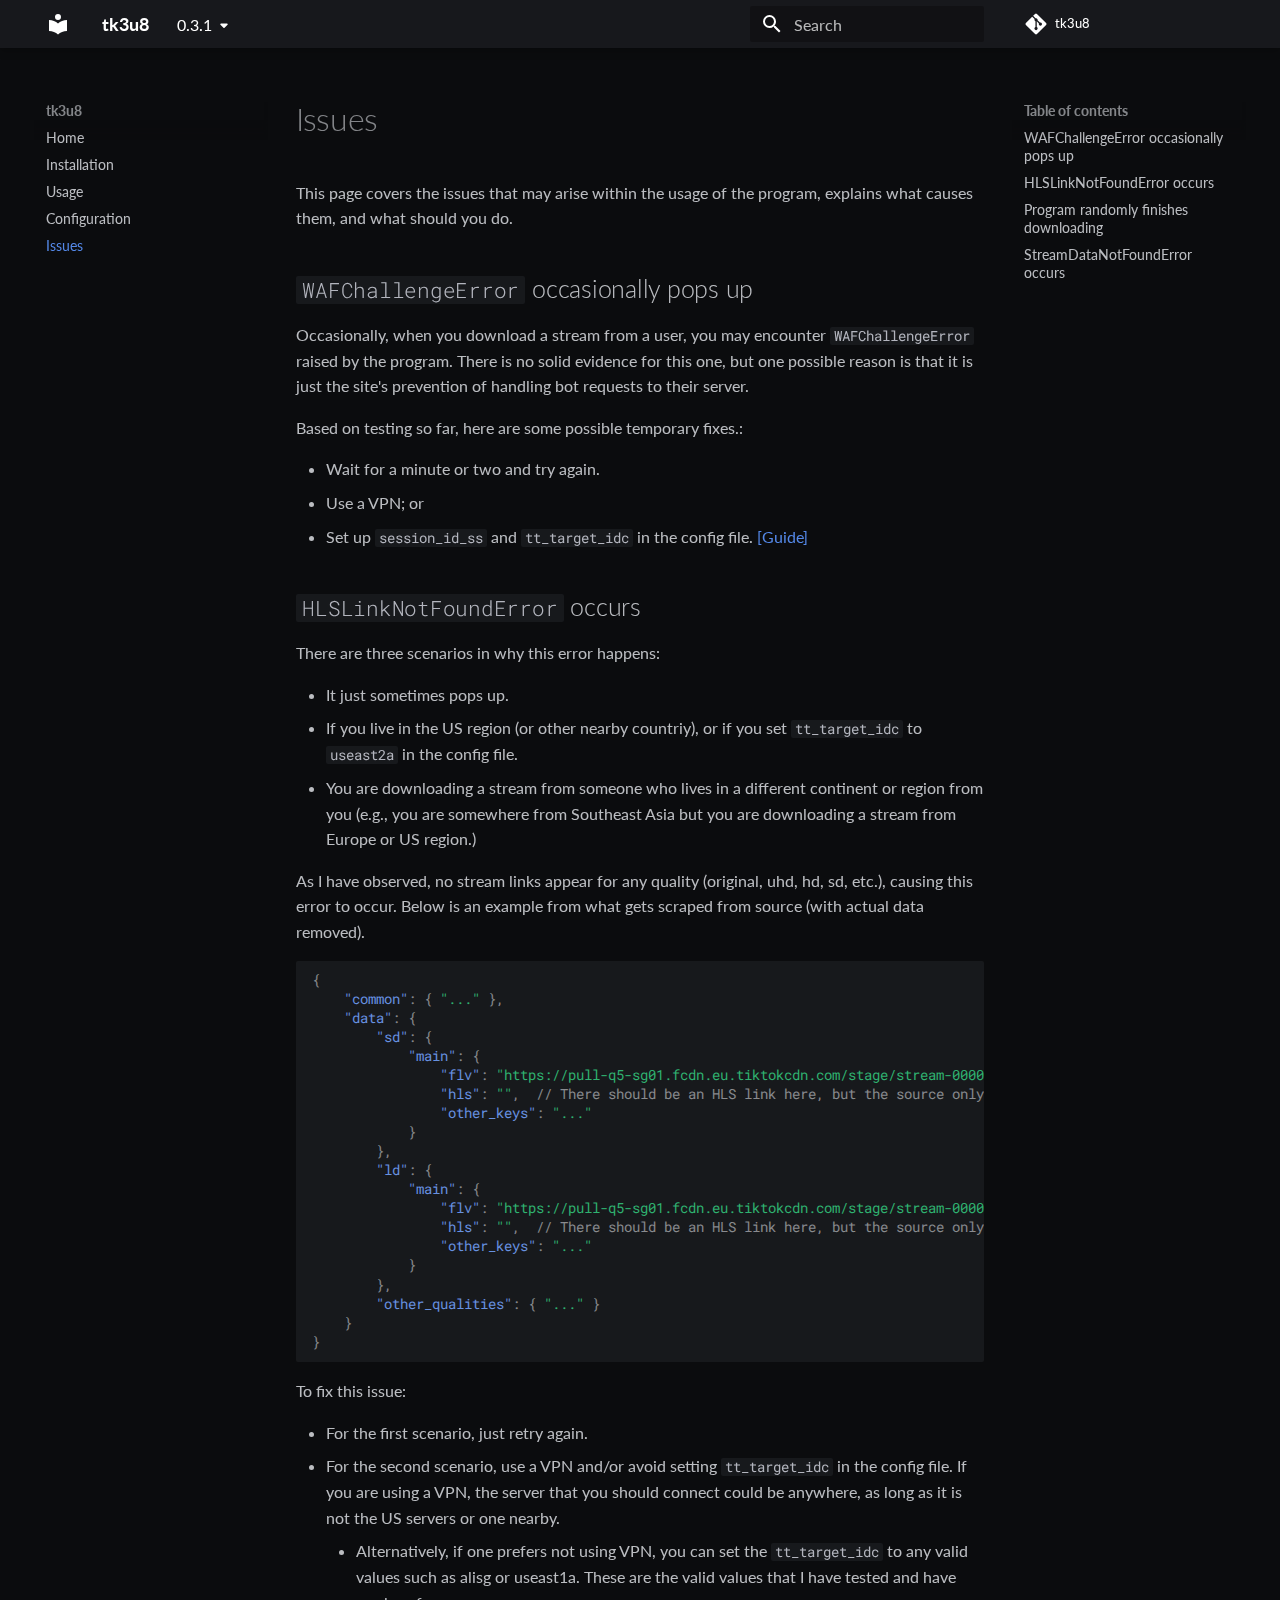
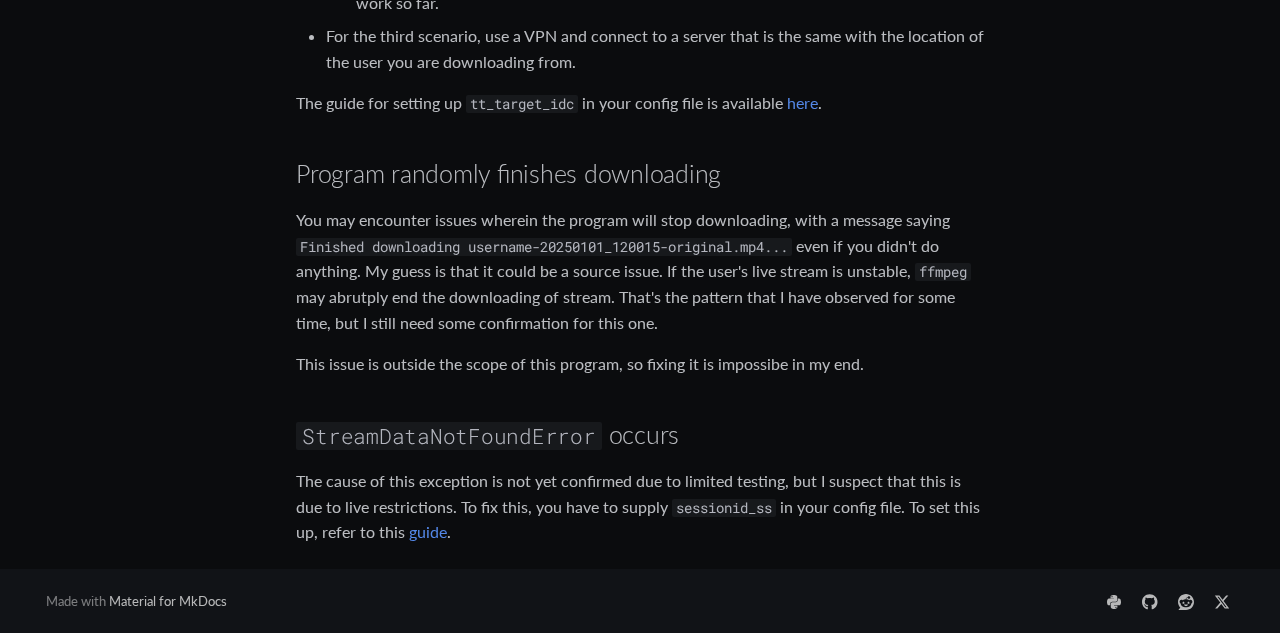
<file: 0.3.1/issues/index.html>
<!doctype html>
<html lang="en" class="no-js">
  <head>
    
      <meta charset="utf-8">
      <meta name="viewport" content="width=device-width,initial-scale=1">
      
      
      
      
        <link rel="prev" href="../configuration/">
      
      
      
      <link rel="icon" href="../assets/images/favicon.png">
      <meta name="generator" content="mkdocs-1.6.1, mkdocs-material-9.6.14">
    
    
      
        <title>Issues - tk3u8</title>
      
    
    
      <link rel="stylesheet" href="../assets/stylesheets/main.342714a4.min.css">
      
        
        <link rel="stylesheet" href="../assets/stylesheets/palette.06af60db.min.css">
      
      


    
    
      
    
    
      
        
        
        <link rel="preconnect" href="https://fonts.gstatic.com" crossorigin>
        <link rel="stylesheet" href="https://fonts.googleapis.com/css?family=Lato:300,300i,400,400i,700,700i%7CRoboto+Mono:400,400i,700,700i&display=fallback">
        <style>:root{--md-text-font:"Lato";--md-code-font:"Roboto Mono"}</style>
      
    
    
      <link rel="stylesheet" href="../stylesheets/extra.css">
    
    <script>__md_scope=new URL("..",location),__md_hash=e=>[...e].reduce(((e,_)=>(e<<5)-e+_.charCodeAt(0)),0),__md_get=(e,_=localStorage,t=__md_scope)=>JSON.parse(_.getItem(t.pathname+"."+e)),__md_set=(e,_,t=localStorage,a=__md_scope)=>{try{t.setItem(a.pathname+"."+e,JSON.stringify(_))}catch(e){}}</script>
    
      

    
    
    
  </head>
  
  
    
    
    
    
    
    <body dir="ltr" data-md-color-scheme="slate" data-md-color-primary="indigo" data-md-color-accent="indigo">
  
    
    <input class="md-toggle" data-md-toggle="drawer" type="checkbox" id="__drawer" autocomplete="off">
    <input class="md-toggle" data-md-toggle="search" type="checkbox" id="__search" autocomplete="off">
    <label class="md-overlay" for="__drawer"></label>
    <div data-md-component="skip">
      
        
        <a href="#wafchallengeerror-occasionally-pops-up" class="md-skip">
          Skip to content
        </a>
      
    </div>
    <div data-md-component="announce">
      
    </div>
    
      <div data-md-color-scheme="default" data-md-component="outdated" hidden>
        
      </div>
    
    
      

  

<header class="md-header md-header--shadow" data-md-component="header">
  <nav class="md-header__inner md-grid" aria-label="Header">
    <a href=".." title="tk3u8" class="md-header__button md-logo" aria-label="tk3u8" data-md-component="logo">
      
  
  <svg xmlns="http://www.w3.org/2000/svg" viewBox="0 0 24 24"><path d="M12 8a3 3 0 0 0 3-3 3 3 0 0 0-3-3 3 3 0 0 0-3 3 3 3 0 0 0 3 3m0 3.54C9.64 9.35 6.5 8 3 8v11c3.5 0 6.64 1.35 9 3.54 2.36-2.19 5.5-3.54 9-3.54V8c-3.5 0-6.64 1.35-9 3.54"/></svg>

    </a>
    <label class="md-header__button md-icon" for="__drawer">
      
      <svg xmlns="http://www.w3.org/2000/svg" viewBox="0 0 24 24"><path d="M3 6h18v2H3zm0 5h18v2H3zm0 5h18v2H3z"/></svg>
    </label>
    <div class="md-header__title" data-md-component="header-title">
      <div class="md-header__ellipsis">
        <div class="md-header__topic">
          <span class="md-ellipsis">
            tk3u8
          </span>
        </div>
        <div class="md-header__topic" data-md-component="header-topic">
          <span class="md-ellipsis">
            
              Issues
            
          </span>
        </div>
      </div>
    </div>
    
      
    
    
    
    
      
      
        <label class="md-header__button md-icon" for="__search">
          
          <svg xmlns="http://www.w3.org/2000/svg" viewBox="0 0 24 24"><path d="M9.5 3A6.5 6.5 0 0 1 16 9.5c0 1.61-.59 3.09-1.56 4.23l.27.27h.79l5 5-1.5 1.5-5-5v-.79l-.27-.27A6.52 6.52 0 0 1 9.5 16 6.5 6.5 0 0 1 3 9.5 6.5 6.5 0 0 1 9.5 3m0 2C7 5 5 7 5 9.5S7 14 9.5 14 14 12 14 9.5 12 5 9.5 5"/></svg>
        </label>
        <div class="md-search" data-md-component="search" role="dialog">
  <label class="md-search__overlay" for="__search"></label>
  <div class="md-search__inner" role="search">
    <form class="md-search__form" name="search">
      <input type="text" class="md-search__input" name="query" aria-label="Search" placeholder="Search" autocapitalize="off" autocorrect="off" autocomplete="off" spellcheck="false" data-md-component="search-query" required>
      <label class="md-search__icon md-icon" for="__search">
        
        <svg xmlns="http://www.w3.org/2000/svg" viewBox="0 0 24 24"><path d="M9.5 3A6.5 6.5 0 0 1 16 9.5c0 1.61-.59 3.09-1.56 4.23l.27.27h.79l5 5-1.5 1.5-5-5v-.79l-.27-.27A6.52 6.52 0 0 1 9.5 16 6.5 6.5 0 0 1 3 9.5 6.5 6.5 0 0 1 9.5 3m0 2C7 5 5 7 5 9.5S7 14 9.5 14 14 12 14 9.5 12 5 9.5 5"/></svg>
        
        <svg xmlns="http://www.w3.org/2000/svg" viewBox="0 0 24 24"><path d="M20 11v2H8l5.5 5.5-1.42 1.42L4.16 12l7.92-7.92L13.5 5.5 8 11z"/></svg>
      </label>
      <nav class="md-search__options" aria-label="Search">
        
        <button type="reset" class="md-search__icon md-icon" title="Clear" aria-label="Clear" tabindex="-1">
          
          <svg xmlns="http://www.w3.org/2000/svg" viewBox="0 0 24 24"><path d="M19 6.41 17.59 5 12 10.59 6.41 5 5 6.41 10.59 12 5 17.59 6.41 19 12 13.41 17.59 19 19 17.59 13.41 12z"/></svg>
        </button>
      </nav>
      
    </form>
    <div class="md-search__output">
      <div class="md-search__scrollwrap" tabindex="0" data-md-scrollfix>
        <div class="md-search-result" data-md-component="search-result">
          <div class="md-search-result__meta">
            Initializing search
          </div>
          <ol class="md-search-result__list" role="presentation"></ol>
        </div>
      </div>
    </div>
  </div>
</div>
      
    
    
      <div class="md-header__source">
        <a href="https://github.com/Scoofszlo/tk3u8" title="Go to repository" class="md-source" data-md-component="source">
  <div class="md-source__icon md-icon">
    
    <svg xmlns="http://www.w3.org/2000/svg" viewBox="0 0 448 512"><!--! Font Awesome Free 6.7.2 by @fontawesome - https://fontawesome.com License - https://fontawesome.com/license/free (Icons: CC BY 4.0, Fonts: SIL OFL 1.1, Code: MIT License) Copyright 2024 Fonticons, Inc.--><path d="M439.55 236.05 244 40.45a28.87 28.87 0 0 0-40.81 0l-40.66 40.63 51.52 51.52c27.06-9.14 52.68 16.77 43.39 43.68l49.66 49.66c34.23-11.8 61.18 31 35.47 56.69-26.49 26.49-70.21-2.87-56-37.34L240.22 199v121.85c25.3 12.54 22.26 41.85 9.08 55a34.34 34.34 0 0 1-48.55 0c-17.57-17.6-11.07-46.91 11.25-56v-123c-20.8-8.51-24.6-30.74-18.64-45L142.57 101 8.45 235.14a28.86 28.86 0 0 0 0 40.81l195.61 195.6a28.86 28.86 0 0 0 40.8 0l194.69-194.69a28.86 28.86 0 0 0 0-40.81"/></svg>
  </div>
  <div class="md-source__repository">
    tk3u8
  </div>
</a>
      </div>
    
  </nav>
  
</header>
    
    <div class="md-container" data-md-component="container">
      
      
        
          
        
      
      <main class="md-main" data-md-component="main">
        <div class="md-main__inner md-grid">
          
            
              
              <div class="md-sidebar md-sidebar--primary" data-md-component="sidebar" data-md-type="navigation" >
                <div class="md-sidebar__scrollwrap">
                  <div class="md-sidebar__inner">
                    



<nav class="md-nav md-nav--primary" aria-label="Navigation" data-md-level="0">
  <label class="md-nav__title" for="__drawer">
    <a href=".." title="tk3u8" class="md-nav__button md-logo" aria-label="tk3u8" data-md-component="logo">
      
  
  <svg xmlns="http://www.w3.org/2000/svg" viewBox="0 0 24 24"><path d="M12 8a3 3 0 0 0 3-3 3 3 0 0 0-3-3 3 3 0 0 0-3 3 3 3 0 0 0 3 3m0 3.54C9.64 9.35 6.5 8 3 8v11c3.5 0 6.64 1.35 9 3.54 2.36-2.19 5.5-3.54 9-3.54V8c-3.5 0-6.64 1.35-9 3.54"/></svg>

    </a>
    tk3u8
  </label>
  
    <div class="md-nav__source">
      <a href="https://github.com/Scoofszlo/tk3u8" title="Go to repository" class="md-source" data-md-component="source">
  <div class="md-source__icon md-icon">
    
    <svg xmlns="http://www.w3.org/2000/svg" viewBox="0 0 448 512"><!--! Font Awesome Free 6.7.2 by @fontawesome - https://fontawesome.com License - https://fontawesome.com/license/free (Icons: CC BY 4.0, Fonts: SIL OFL 1.1, Code: MIT License) Copyright 2024 Fonticons, Inc.--><path d="M439.55 236.05 244 40.45a28.87 28.87 0 0 0-40.81 0l-40.66 40.63 51.52 51.52c27.06-9.14 52.68 16.77 43.39 43.68l49.66 49.66c34.23-11.8 61.18 31 35.47 56.69-26.49 26.49-70.21-2.87-56-37.34L240.22 199v121.85c25.3 12.54 22.26 41.85 9.08 55a34.34 34.34 0 0 1-48.55 0c-17.57-17.6-11.07-46.91 11.25-56v-123c-20.8-8.51-24.6-30.74-18.64-45L142.57 101 8.45 235.14a28.86 28.86 0 0 0 0 40.81l195.61 195.6a28.86 28.86 0 0 0 40.8 0l194.69-194.69a28.86 28.86 0 0 0 0-40.81"/></svg>
  </div>
  <div class="md-source__repository">
    tk3u8
  </div>
</a>
    </div>
  
  <ul class="md-nav__list" data-md-scrollfix>
    
      
      
  
  
  
  
    <li class="md-nav__item">
      <a href=".." class="md-nav__link">
        
  
  
  <span class="md-ellipsis">
    Home
    
  </span>
  

      </a>
    </li>
  

    
      
      
  
  
  
  
    <li class="md-nav__item">
      <a href="../installation/" class="md-nav__link">
        
  
  
  <span class="md-ellipsis">
    Installation
    
  </span>
  

      </a>
    </li>
  

    
      
      
  
  
  
  
    <li class="md-nav__item">
      <a href="../usage/" class="md-nav__link">
        
  
  
  <span class="md-ellipsis">
    Usage
    
  </span>
  

      </a>
    </li>
  

    
      
      
  
  
  
  
    <li class="md-nav__item">
      <a href="../configuration/" class="md-nav__link">
        
  
  
  <span class="md-ellipsis">
    Configuration
    
  </span>
  

      </a>
    </li>
  

    
      
      
  
  
    
  
  
  
    <li class="md-nav__item md-nav__item--active">
      
      <input class="md-nav__toggle md-toggle" type="checkbox" id="__toc">
      
      
      
        <label class="md-nav__link md-nav__link--active" for="__toc">
          
  
  
  <span class="md-ellipsis">
    Issues
    
  </span>
  

          <span class="md-nav__icon md-icon"></span>
        </label>
      
      <a href="./" class="md-nav__link md-nav__link--active">
        
  
  
  <span class="md-ellipsis">
    Issues
    
  </span>
  

      </a>
      
        

<nav class="md-nav md-nav--secondary" aria-label="Table of contents">
  
  
  
  
    <label class="md-nav__title" for="__toc">
      <span class="md-nav__icon md-icon"></span>
      Table of contents
    </label>
    <ul class="md-nav__list" data-md-component="toc" data-md-scrollfix>
      
        <li class="md-nav__item">
  <a href="#wafchallengeerror-occasionally-pops-up" class="md-nav__link">
    <span class="md-ellipsis">
      WAFChallengeError occasionally pops up
    </span>
  </a>
  
</li>
      
        <li class="md-nav__item">
  <a href="#hlslinknotfounderror-occurs" class="md-nav__link">
    <span class="md-ellipsis">
      HLSLinkNotFoundError occurs
    </span>
  </a>
  
</li>
      
        <li class="md-nav__item">
  <a href="#program-randomly-finishes-downloading" class="md-nav__link">
    <span class="md-ellipsis">
      Program randomly finishes downloading
    </span>
  </a>
  
</li>
      
        <li class="md-nav__item">
  <a href="#streamdatanotfounderror-occurs" class="md-nav__link">
    <span class="md-ellipsis">
      StreamDataNotFoundError occurs
    </span>
  </a>
  
</li>
      
    </ul>
  
</nav>
      
    </li>
  

    
  </ul>
</nav>
                  </div>
                </div>
              </div>
            
            
              
              <div class="md-sidebar md-sidebar--secondary" data-md-component="sidebar" data-md-type="toc" >
                <div class="md-sidebar__scrollwrap">
                  <div class="md-sidebar__inner">
                    

<nav class="md-nav md-nav--secondary" aria-label="Table of contents">
  
  
  
  
    <label class="md-nav__title" for="__toc">
      <span class="md-nav__icon md-icon"></span>
      Table of contents
    </label>
    <ul class="md-nav__list" data-md-component="toc" data-md-scrollfix>
      
        <li class="md-nav__item">
  <a href="#wafchallengeerror-occasionally-pops-up" class="md-nav__link">
    <span class="md-ellipsis">
      WAFChallengeError occasionally pops up
    </span>
  </a>
  
</li>
      
        <li class="md-nav__item">
  <a href="#hlslinknotfounderror-occurs" class="md-nav__link">
    <span class="md-ellipsis">
      HLSLinkNotFoundError occurs
    </span>
  </a>
  
</li>
      
        <li class="md-nav__item">
  <a href="#program-randomly-finishes-downloading" class="md-nav__link">
    <span class="md-ellipsis">
      Program randomly finishes downloading
    </span>
  </a>
  
</li>
      
        <li class="md-nav__item">
  <a href="#streamdatanotfounderror-occurs" class="md-nav__link">
    <span class="md-ellipsis">
      StreamDataNotFoundError occurs
    </span>
  </a>
  
</li>
      
    </ul>
  
</nav>
                  </div>
                </div>
              </div>
            
          
          
            <div class="md-content" data-md-component="content">
              <article class="md-content__inner md-typeset">
                
                  


  
  


  <h1>Issues</h1>

<p>This page covers the issues that may arise within the usage of the program, explains what causes them, and what should you do.</p>
<h2 id="wafchallengeerror-occasionally-pops-up"><code>WAFChallengeError</code> occasionally pops up</h2>
<p>Occasionally, when you download a stream from a user, you may encounter <code>WAFChallengeError</code> raised by the program. There is no solid evidence for this one, but one possible reason is that it is just the site's prevention of handling bot requests to their server.</p>
<p>Based on testing so far, here are some possible temporary fixes.:</p>
<ul>
<li>Wait for a minute or two and try again.</li>
<li>Use a VPN; or</li>
<li>Set up <code>session_id_ss</code> and <code>tt_target_idc</code> in the config file. <a href="../configuration/#grabbing-and-setting-up-sessionid_ss-andor-tt_target_idc">[Guide]</a></li>
</ul>
<h2 id="hlslinknotfounderror-occurs"><code>HLSLinkNotFoundError</code> occurs</h2>
<p>There are three scenarios in why this error happens:</p>
<ul>
<li>It just sometimes pops up.</li>
<li>If you live in the US region (or other nearby countriy), or if you set <code>tt_target_idc</code> to <code>useast2a</code> in the config file.</li>
<li>You are downloading a stream from someone who lives in a different continent or region from you (e.g., you are somewhere from Southeast Asia but you are downloading a stream from Europe or US region.)</li>
</ul>
<p>As I have observed, no stream links appear for any quality (original, uhd, hd, sd, etc.), causing this error to occur. Below is an example from what gets scraped from source (with actual data removed).</p>
<div class="highlight"><pre><span></span><code><span class="p">{</span>
<span class="w">    </span><span class="nt">&quot;common&quot;</span><span class="p">:</span><span class="w"> </span><span class="p">{</span><span class="w"> </span><span class="s2">&quot;...&quot;</span><span class="w"> </span><span class="p">},</span>
<span class="w">    </span><span class="nt">&quot;data&quot;</span><span class="p">:</span><span class="w"> </span><span class="p">{</span>
<span class="w">        </span><span class="nt">&quot;sd&quot;</span><span class="p">:</span><span class="w"> </span><span class="p">{</span>
<span class="w">            </span><span class="nt">&quot;main&quot;</span><span class="p">:</span><span class="w"> </span><span class="p">{</span>
<span class="w">                </span><span class="nt">&quot;flv&quot;</span><span class="p">:</span><span class="w"> </span><span class="s2">&quot;https://pull-q5-sg01.fcdn.eu.tiktokcdn.com/stage/stream-0000000000000000000_sd.flv?expire=0000000000&amp;sign=00000000000000000000000000000000&quot;</span><span class="p">,</span>
<span class="w">                </span><span class="nt">&quot;hls&quot;</span><span class="p">:</span><span class="w"> </span><span class="s2">&quot;&quot;</span><span class="p">,</span><span class="w">  </span><span class="c1">// There should be an HLS link here, but the source only provides an empty string.</span>
<span class="w">                </span><span class="nt">&quot;other_keys&quot;</span><span class="p">:</span><span class="w"> </span><span class="s2">&quot;...&quot;</span>
<span class="w">            </span><span class="p">}</span>
<span class="w">        </span><span class="p">},</span>
<span class="w">        </span><span class="nt">&quot;ld&quot;</span><span class="p">:</span><span class="w"> </span><span class="p">{</span>
<span class="w">            </span><span class="nt">&quot;main&quot;</span><span class="p">:</span><span class="w"> </span><span class="p">{</span>
<span class="w">                </span><span class="nt">&quot;flv&quot;</span><span class="p">:</span><span class="w"> </span><span class="s2">&quot;https://pull-q5-sg01.fcdn.eu.tiktokcdn.com/stage/stream-0000000000000000000_sd.flv?expire=0000000000&amp;sign=00000000000000000000000000000000&quot;</span><span class="p">,</span>
<span class="w">                </span><span class="nt">&quot;hls&quot;</span><span class="p">:</span><span class="w"> </span><span class="s2">&quot;&quot;</span><span class="p">,</span><span class="w">  </span><span class="c1">// There should be an HLS link here, but the source only provides an empty string.</span>
<span class="w">                </span><span class="nt">&quot;other_keys&quot;</span><span class="p">:</span><span class="w"> </span><span class="s2">&quot;...&quot;</span>
<span class="w">            </span><span class="p">}</span>
<span class="w">        </span><span class="p">},</span>
<span class="w">        </span><span class="nt">&quot;other_qualities&quot;</span><span class="p">:</span><span class="w"> </span><span class="p">{</span><span class="w"> </span><span class="s2">&quot;...&quot;</span><span class="w"> </span><span class="p">}</span>
<span class="w">    </span><span class="p">}</span>
<span class="p">}</span>
</code></pre></div>
<p>To fix this issue:</p>
<ul>
<li>For the first scenario, just retry again.</li>
<li>For the second scenario, use a VPN and/or avoid setting <code>tt_target_idc</code> in the config file. If you are using a VPN, the server that you should connect could be anywhere, as long as it is not the US servers or one nearby.<ul>
<li>Alternatively, if one prefers not using VPN, you can set the <code>tt_target_idc</code> to any valid values such as alisg or useast1a. These are the valid values that I have tested and have work so far.</li>
</ul>
</li>
<li>For the third scenario, use a VPN and connect to a server that is the same with the location of the user you are downloading from. </li>
</ul>
<p>The guide for setting up <code>tt_target_idc</code> in your config file is available <a href="../configuration/#grabbing-and-setting-up-sessionid_ss-andor-tt_target_idc">here</a>.</p>
<h2 id="program-randomly-finishes-downloading">Program randomly finishes downloading</h2>
<p>You may encounter issues wherein the program will stop downloading, with a message saying <code>Finished downloading username-20250101_120015-original.mp4...</code> even if you didn't do anything. My guess is that it could be a source issue. If the user's live stream is unstable, <code>ffmpeg</code> may abrutply end the downloading of stream. That's the pattern that I have observed for some time, but I still need some confirmation for this one. </p>
<p>This issue is outside the scope of this program, so fixing it is impossibe in my end.</p>
<h2 id="streamdatanotfounderror-occurs"><code>StreamDataNotFoundError</code> occurs</h2>
<p>The cause of this exception is not yet confirmed due to limited testing, but I suspect that this is due to live restrictions. To fix this, you have to supply <code>sessionid_ss</code> in your config file. To set this up, refer to this <a href="https://github.com/Scoofszlo/tk3u8/wiki/Configuration/#grabbing-and-setting-up-sessionid_ss-andor-tt_target_idc">guide</a>.</p>












                
              </article>
            </div>
          
          
<script>var target=document.getElementById(location.hash.slice(1));target&&target.name&&(target.checked=target.name.startsWith("__tabbed_"))</script>
        </div>
        
      </main>
      
        <footer class="md-footer">
  
  <div class="md-footer-meta md-typeset">
    <div class="md-footer-meta__inner md-grid">
      <div class="md-copyright">
  
  
    Made with
    <a href="https://squidfunk.github.io/mkdocs-material/" target="_blank" rel="noopener">
      Material for MkDocs
    </a>
  
</div>
      
        <div class="md-social">
  
    
    
    
    
      
      
    
    <a href="https://pypi.org/project/tk3u8/" target="_blank" rel="noopener" title="pypi.org" class="md-social__link">
      <svg xmlns="http://www.w3.org/2000/svg" viewBox="0 0 448 512"><!--! Font Awesome Free 6.7.2 by @fontawesome - https://fontawesome.com License - https://fontawesome.com/license/free (Icons: CC BY 4.0, Fonts: SIL OFL 1.1, Code: MIT License) Copyright 2024 Fonticons, Inc.--><path d="M439.8 200.5c-7.7-30.9-22.3-54.2-53.4-54.2h-40.1v47.4c0 36.8-31.2 67.8-66.8 67.8H172.7c-29.2 0-53.4 25-53.4 54.3v101.8c0 29 25.2 46 53.4 54.3 33.8 9.9 66.3 11.7 106.8 0 26.9-7.8 53.4-23.5 53.4-54.3v-40.7H226.2v-13.6h160.2c31.1 0 42.6-21.7 53.4-54.2 11.2-33.5 10.7-65.7 0-108.6M286.2 404c11.1 0 20.1 9.1 20.1 20.3 0 11.3-9 20.4-20.1 20.4-11 0-20.1-9.2-20.1-20.4.1-11.3 9.1-20.3 20.1-20.3M167.8 248.1h106.8c29.7 0 53.4-24.5 53.4-54.3V91.9c0-29-24.4-50.7-53.4-55.6-35.8-5.9-74.7-5.6-106.8.1-45.2 8-53.4 24.7-53.4 55.6v40.7h106.9v13.6h-147c-31.1 0-58.3 18.7-66.8 54.2-9.8 40.7-10.2 66.1 0 108.6 7.6 31.6 25.7 54.2 56.8 54.2H101v-48.8c0-35.3 30.5-66.4 66.8-66.4m-6.7-142.6c-11.1 0-20.1-9.1-20.1-20.3.1-11.3 9-20.4 20.1-20.4 11 0 20.1 9.2 20.1 20.4s-9 20.3-20.1 20.3"/></svg>
    </a>
  
    
    
    
    
      
      
    
    <a href="https://github.com/Scoofszlo/" target="_blank" rel="noopener" title="github.com" class="md-social__link">
      <svg xmlns="http://www.w3.org/2000/svg" viewBox="0 0 496 512"><!--! Font Awesome Free 6.7.2 by @fontawesome - https://fontawesome.com License - https://fontawesome.com/license/free (Icons: CC BY 4.0, Fonts: SIL OFL 1.1, Code: MIT License) Copyright 2024 Fonticons, Inc.--><path d="M165.9 397.4c0 2-2.3 3.6-5.2 3.6-3.3.3-5.6-1.3-5.6-3.6 0-2 2.3-3.6 5.2-3.6 3-.3 5.6 1.3 5.6 3.6m-31.1-4.5c-.7 2 1.3 4.3 4.3 4.9 2.6 1 5.6 0 6.2-2s-1.3-4.3-4.3-5.2c-2.6-.7-5.5.3-6.2 2.3m44.2-1.7c-2.9.7-4.9 2.6-4.6 4.9.3 2 2.9 3.3 5.9 2.6 2.9-.7 4.9-2.6 4.6-4.6-.3-1.9-3-3.2-5.9-2.9M244.8 8C106.1 8 0 113.3 0 252c0 110.9 69.8 205.8 169.5 239.2 12.8 2.3 17.3-5.6 17.3-12.1 0-6.2-.3-40.4-.3-61.4 0 0-70 15-84.7-29.8 0 0-11.4-29.1-27.8-36.6 0 0-22.9-15.7 1.6-15.4 0 0 24.9 2 38.6 25.8 21.9 38.6 58.6 27.5 72.9 20.9 2.3-16 8.8-27.1 16-33.7-55.9-6.2-112.3-14.3-112.3-110.5 0-27.5 7.6-41.3 23.6-58.9-2.6-6.5-11.1-33.3 2.6-67.9 20.9-6.5 69 27 69 27 20-5.6 41.5-8.5 62.8-8.5s42.8 2.9 62.8 8.5c0 0 48.1-33.6 69-27 13.7 34.7 5.2 61.4 2.6 67.9 16 17.7 25.8 31.5 25.8 58.9 0 96.5-58.9 104.2-114.8 110.5 9.2 7.9 17 22.9 17 46.4 0 33.7-.3 75.4-.3 83.6 0 6.5 4.6 14.4 17.3 12.1C428.2 457.8 496 362.9 496 252 496 113.3 383.5 8 244.8 8M97.2 352.9c-1.3 1-1 3.3.7 5.2 1.6 1.6 3.9 2.3 5.2 1 1.3-1 1-3.3-.7-5.2-1.6-1.6-3.9-2.3-5.2-1m-10.8-8.1c-.7 1.3.3 2.9 2.3 3.9 1.6 1 3.6.7 4.3-.7.7-1.3-.3-2.9-2.3-3.9-2-.6-3.6-.3-4.3.7m32.4 35.6c-1.6 1.3-1 4.3 1.3 6.2 2.3 2.3 5.2 2.6 6.5 1 1.3-1.3.7-4.3-1.3-6.2-2.2-2.3-5.2-2.6-6.5-1m-11.4-14.7c-1.6 1-1.6 3.6 0 5.9s4.3 3.3 5.6 2.3c1.6-1.3 1.6-3.9 0-6.2-1.4-2.3-4-3.3-5.6-2"/></svg>
    </a>
  
    
    
    
    
      
      
    
    <a href="https://www.reddit.com/user/Scoofszlo/" target="_blank" rel="noopener" title="www.reddit.com" class="md-social__link">
      <svg xmlns="http://www.w3.org/2000/svg" viewBox="0 0 512 512"><!--! Font Awesome Free 6.7.2 by @fontawesome - https://fontawesome.com License - https://fontawesome.com/license/free (Icons: CC BY 4.0, Fonts: SIL OFL 1.1, Code: MIT License) Copyright 2024 Fonticons, Inc.--><path d="M0 256C0 114.6 114.6 0 256 0s256 114.6 256 256-114.6 256-256 256H37.1c-13.7 0-20.5-16.5-10.9-26.2L75 437C28.7 390.7 0 326.7 0 256m349.6-102.4c23.6 0 42.7-19.1 42.7-42.7s-19.1-42.7-42.7-42.7c-20.6 0-37.8 14.6-41.8 34-34.5 3.7-61.4 33-61.4 68.4v.2c-37.5 1.6-71.8 12.3-99 29.1-10.1-7.8-22.8-12.5-36.5-12.5-33 0-59.8 26.8-59.8 59.8 0 24 14.1 44.6 34.4 54.1 2 69.4 77.6 125.2 170.6 125.2s168.7-55.9 170.6-125.3c20.2-9.6 34.1-30.2 34.1-54 0-33-26.8-59.8-59.8-59.8-13.7 0-26.3 4.6-36.4 12.4-27.4-17-62.1-27.7-100-29.1v-.2c0-25.4 18.9-46.5 43.4-49.9 4.4 18.8 21.3 32.8 41.5 32.8zm-172.5 93.3c16.7 0 29.5 17.6 28.5 39.3s-13.5 29.6-30.3 29.6-31.4-8.8-30.4-30.5S160.3 247 177 247zm190.1 38.3c1 21.7-13.7 30.5-30.4 30.5s-29.3-7.9-30.3-29.6 11.8-39.3 28.5-39.3 31.2 16.6 32.1 38.3zm-48.1 56.7c-10.3 24.6-34.6 41.9-63 41.9s-52.7-17.3-63-41.9c-1.2-2.9.8-6.2 3.9-6.5 18.4-1.9 38.3-2.9 59.1-2.9s40.7 1 59.1 2.9c3.1.3 5.1 3.6 3.9 6.5"/></svg>
    </a>
  
    
    
    
    
      
      
    
    <a href="https://x.com/Scoofszlo/" target="_blank" rel="noopener" title="x.com" class="md-social__link">
      <svg xmlns="http://www.w3.org/2000/svg" viewBox="0 0 512 512"><!--! Font Awesome Free 6.7.2 by @fontawesome - https://fontawesome.com License - https://fontawesome.com/license/free (Icons: CC BY 4.0, Fonts: SIL OFL 1.1, Code: MIT License) Copyright 2024 Fonticons, Inc.--><path d="M389.2 48h70.6L305.6 224.2 487 464H345L233.7 318.6 106.5 464H35.8l164.9-188.5L26.8 48h145.6l100.5 132.9zm-24.8 373.8h39.1L151.1 88h-42z"/></svg>
    </a>
  
</div>
      
    </div>
  </div>
</footer>
      
    </div>
    <div class="md-dialog" data-md-component="dialog">
      <div class="md-dialog__inner md-typeset"></div>
    </div>
    
      <div class="md-progress" data-md-component="progress" role="progressbar"></div>
    
    
    
      
      <script id="__config" type="application/json">{"base": "..", "features": ["navigation.indexes", "navigation.instant", "navigation.instant.progress"], "search": "../assets/javascripts/workers/search.d50fe291.min.js", "tags": null, "translations": {"clipboard.copied": "Copied to clipboard", "clipboard.copy": "Copy to clipboard", "search.result.more.one": "1 more on this page", "search.result.more.other": "# more on this page", "search.result.none": "No matching documents", "search.result.one": "1 matching document", "search.result.other": "# matching documents", "search.result.placeholder": "Type to start searching", "search.result.term.missing": "Missing", "select.version": "Select version"}, "version": {"provider": "mike"}}</script>
    
    
      <script src="../assets/javascripts/bundle.13a4f30d.min.js"></script>
      
    
  </body>
</html>
</file>
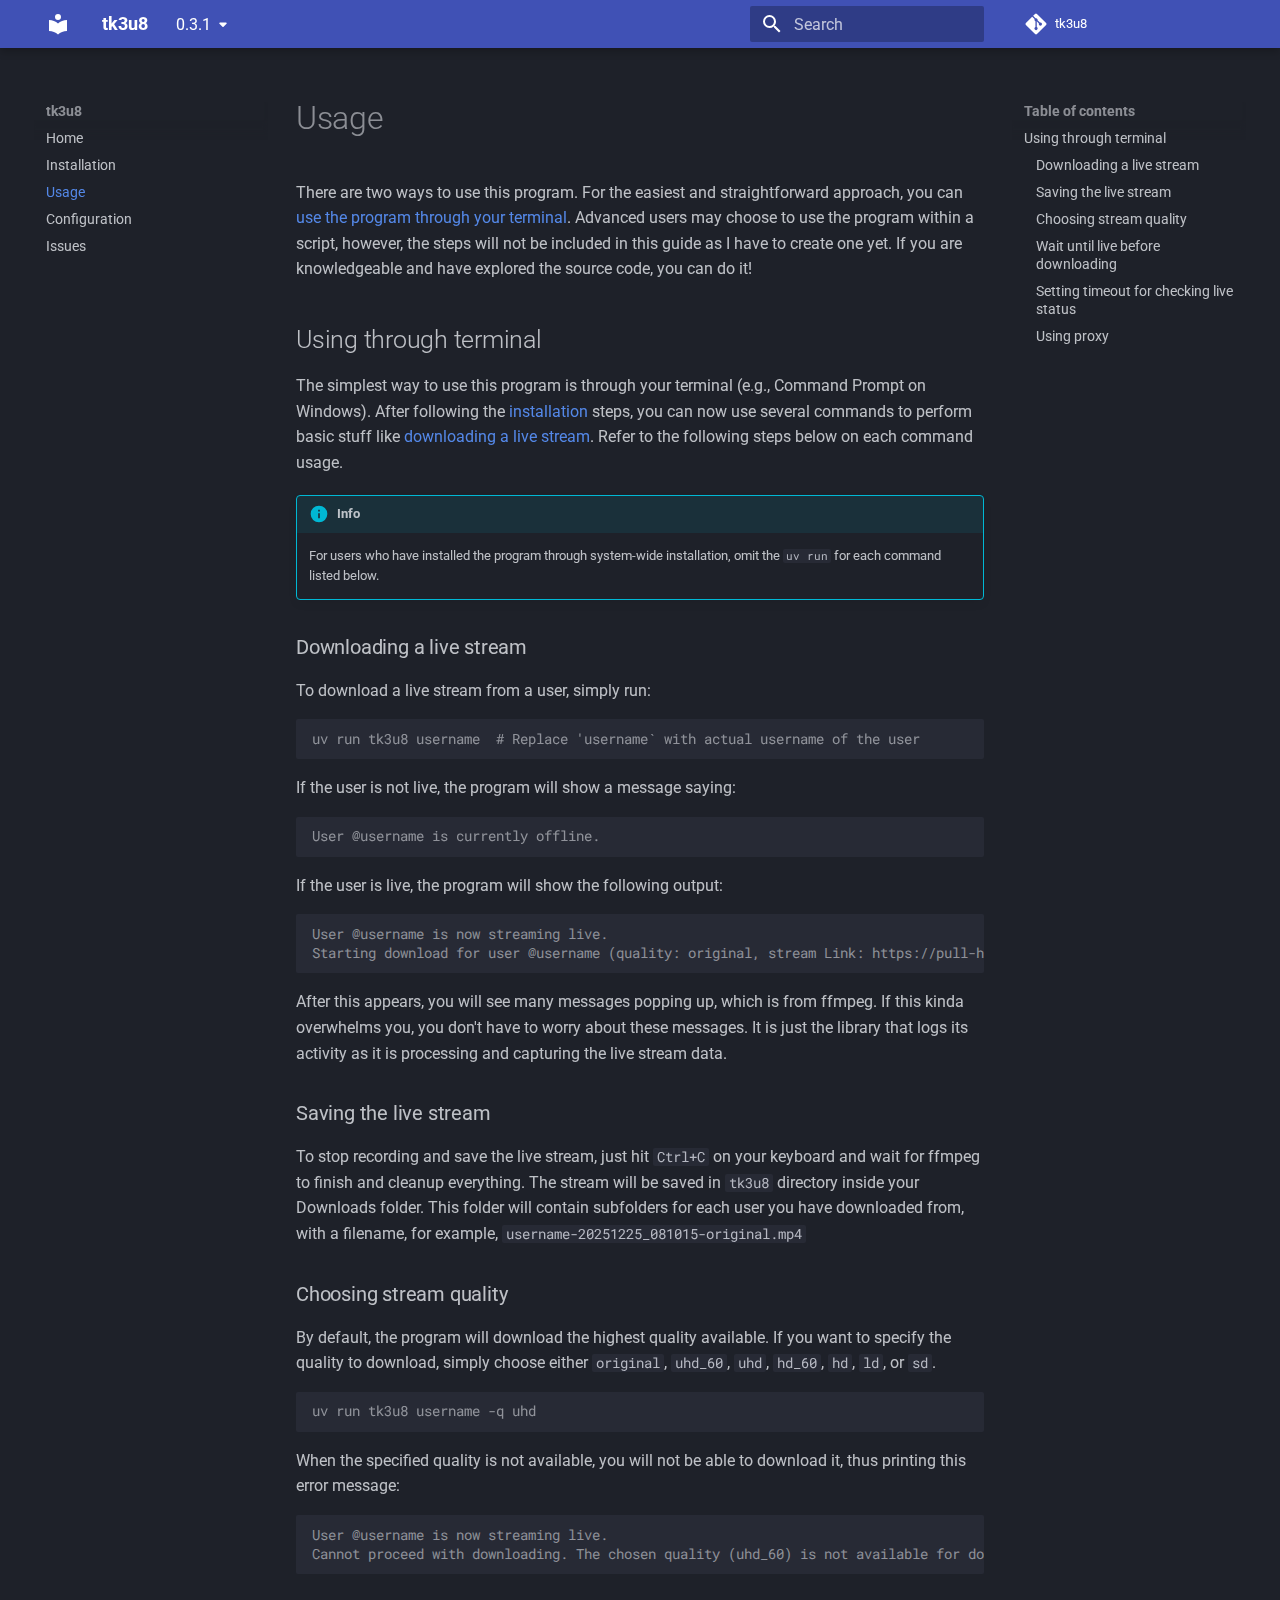
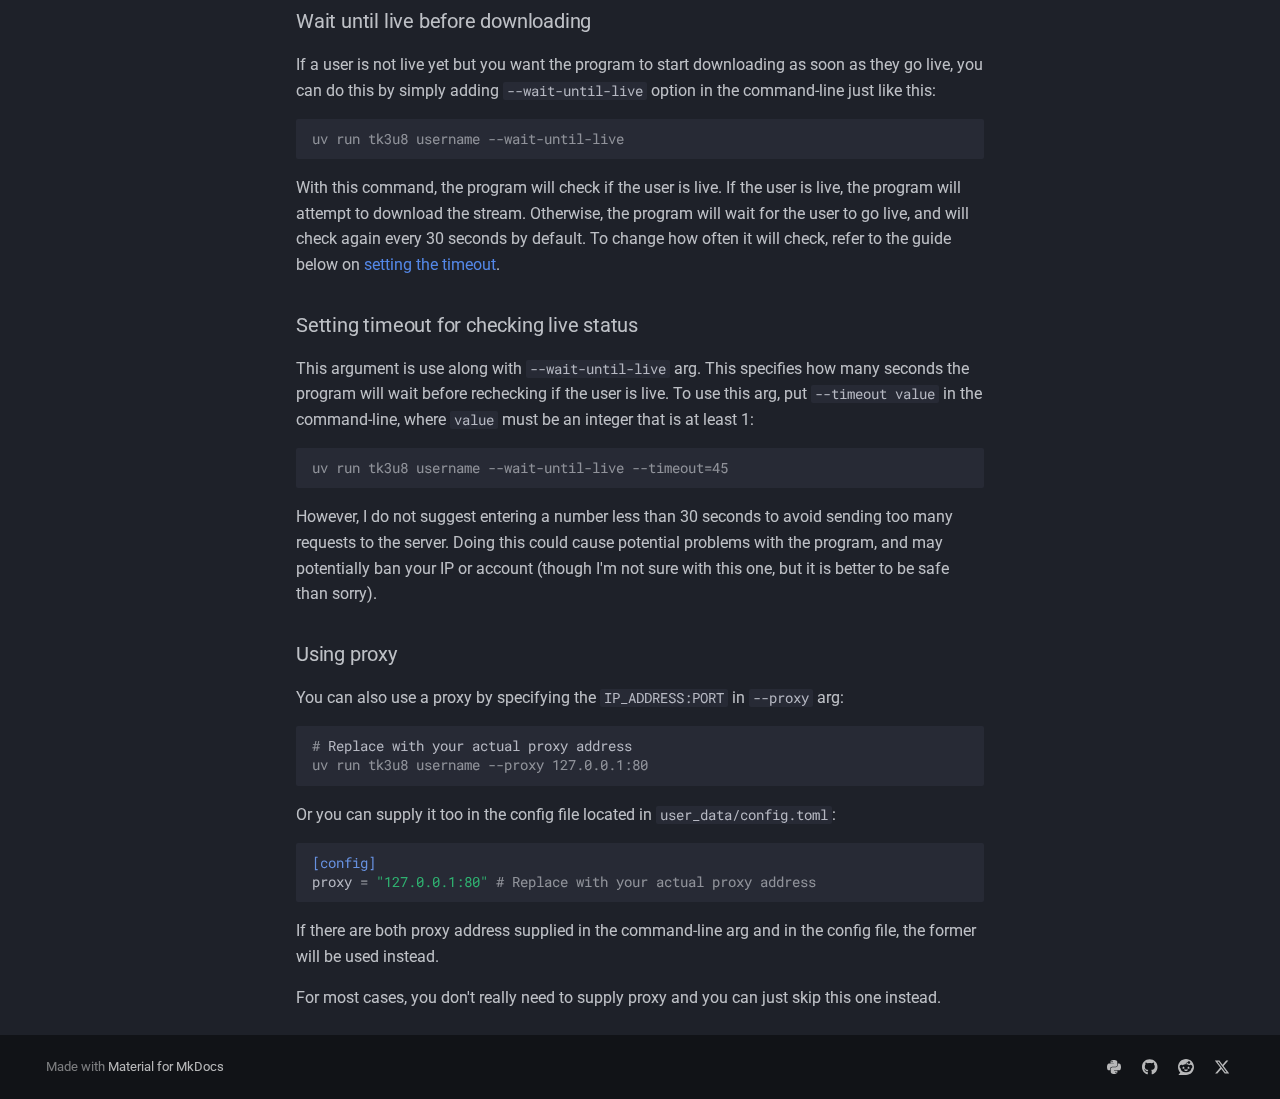
<file: 0.3.1/usage/index.html>
<!doctype html>
<html lang="en" class="no-js">
  <head>
    
      <meta charset="utf-8">
      <meta name="viewport" content="width=device-width,initial-scale=1">
      
      
      
      
        <link rel="prev" href="../installation/">
      
      
        <link rel="next" href="../configuration/">
      
      
      <link rel="icon" href="../assets/images/favicon.png">
      <meta name="generator" content="mkdocs-1.6.1, mkdocs-material-9.6.14">
    
    
      
        <title>Usage - tk3u8</title>
      
    
    
      <link rel="stylesheet" href="../assets/stylesheets/main.342714a4.min.css">
      
        
        <link rel="stylesheet" href="../assets/stylesheets/palette.06af60db.min.css">
      
      


    
    
      
    
    
      
        
        
        <link rel="preconnect" href="https://fonts.gstatic.com" crossorigin>
        <link rel="stylesheet" href="https://fonts.googleapis.com/css?family=Roboto:300,300i,400,400i,700,700i%7CRoboto+Mono:400,400i,700,700i&display=fallback">
        <style>:root{--md-text-font:"Roboto";--md-code-font:"Roboto Mono"}</style>
      
    
    
    <script>__md_scope=new URL("..",location),__md_hash=e=>[...e].reduce(((e,_)=>(e<<5)-e+_.charCodeAt(0)),0),__md_get=(e,_=localStorage,t=__md_scope)=>JSON.parse(_.getItem(t.pathname+"."+e)),__md_set=(e,_,t=localStorage,a=__md_scope)=>{try{t.setItem(a.pathname+"."+e,JSON.stringify(_))}catch(e){}}</script>
    
      

    
    
    
  </head>
  
  
    
    
    
    
    
    <body dir="ltr" data-md-color-scheme="slate" data-md-color-primary="indigo" data-md-color-accent="indigo">
  
    
    <input class="md-toggle" data-md-toggle="drawer" type="checkbox" id="__drawer" autocomplete="off">
    <input class="md-toggle" data-md-toggle="search" type="checkbox" id="__search" autocomplete="off">
    <label class="md-overlay" for="__drawer"></label>
    <div data-md-component="skip">
      
        
        <a href="#using-through-terminal" class="md-skip">
          Skip to content
        </a>
      
    </div>
    <div data-md-component="announce">
      
    </div>
    
      <div data-md-color-scheme="default" data-md-component="outdated" hidden>
        
      </div>
    
    
      

  

<header class="md-header md-header--shadow" data-md-component="header">
  <nav class="md-header__inner md-grid" aria-label="Header">
    <a href=".." title="tk3u8" class="md-header__button md-logo" aria-label="tk3u8" data-md-component="logo">
      
  
  <svg xmlns="http://www.w3.org/2000/svg" viewBox="0 0 24 24"><path d="M12 8a3 3 0 0 0 3-3 3 3 0 0 0-3-3 3 3 0 0 0-3 3 3 3 0 0 0 3 3m0 3.54C9.64 9.35 6.5 8 3 8v11c3.5 0 6.64 1.35 9 3.54 2.36-2.19 5.5-3.54 9-3.54V8c-3.5 0-6.64 1.35-9 3.54"/></svg>

    </a>
    <label class="md-header__button md-icon" for="__drawer">
      
      <svg xmlns="http://www.w3.org/2000/svg" viewBox="0 0 24 24"><path d="M3 6h18v2H3zm0 5h18v2H3zm0 5h18v2H3z"/></svg>
    </label>
    <div class="md-header__title" data-md-component="header-title">
      <div class="md-header__ellipsis">
        <div class="md-header__topic">
          <span class="md-ellipsis">
            tk3u8
          </span>
        </div>
        <div class="md-header__topic" data-md-component="header-topic">
          <span class="md-ellipsis">
            
              Usage
            
          </span>
        </div>
      </div>
    </div>
    
      
    
    
    
    
      
      
        <label class="md-header__button md-icon" for="__search">
          
          <svg xmlns="http://www.w3.org/2000/svg" viewBox="0 0 24 24"><path d="M9.5 3A6.5 6.5 0 0 1 16 9.5c0 1.61-.59 3.09-1.56 4.23l.27.27h.79l5 5-1.5 1.5-5-5v-.79l-.27-.27A6.52 6.52 0 0 1 9.5 16 6.5 6.5 0 0 1 3 9.5 6.5 6.5 0 0 1 9.5 3m0 2C7 5 5 7 5 9.5S7 14 9.5 14 14 12 14 9.5 12 5 9.5 5"/></svg>
        </label>
        <div class="md-search" data-md-component="search" role="dialog">
  <label class="md-search__overlay" for="__search"></label>
  <div class="md-search__inner" role="search">
    <form class="md-search__form" name="search">
      <input type="text" class="md-search__input" name="query" aria-label="Search" placeholder="Search" autocapitalize="off" autocorrect="off" autocomplete="off" spellcheck="false" data-md-component="search-query" required>
      <label class="md-search__icon md-icon" for="__search">
        
        <svg xmlns="http://www.w3.org/2000/svg" viewBox="0 0 24 24"><path d="M9.5 3A6.5 6.5 0 0 1 16 9.5c0 1.61-.59 3.09-1.56 4.23l.27.27h.79l5 5-1.5 1.5-5-5v-.79l-.27-.27A6.52 6.52 0 0 1 9.5 16 6.5 6.5 0 0 1 3 9.5 6.5 6.5 0 0 1 9.5 3m0 2C7 5 5 7 5 9.5S7 14 9.5 14 14 12 14 9.5 12 5 9.5 5"/></svg>
        
        <svg xmlns="http://www.w3.org/2000/svg" viewBox="0 0 24 24"><path d="M20 11v2H8l5.5 5.5-1.42 1.42L4.16 12l7.92-7.92L13.5 5.5 8 11z"/></svg>
      </label>
      <nav class="md-search__options" aria-label="Search">
        
        <button type="reset" class="md-search__icon md-icon" title="Clear" aria-label="Clear" tabindex="-1">
          
          <svg xmlns="http://www.w3.org/2000/svg" viewBox="0 0 24 24"><path d="M19 6.41 17.59 5 12 10.59 6.41 5 5 6.41 10.59 12 5 17.59 6.41 19 12 13.41 17.59 19 19 17.59 13.41 12z"/></svg>
        </button>
      </nav>
      
    </form>
    <div class="md-search__output">
      <div class="md-search__scrollwrap" tabindex="0" data-md-scrollfix>
        <div class="md-search-result" data-md-component="search-result">
          <div class="md-search-result__meta">
            Initializing search
          </div>
          <ol class="md-search-result__list" role="presentation"></ol>
        </div>
      </div>
    </div>
  </div>
</div>
      
    
    
      <div class="md-header__source">
        <a href="https://github.com/Scoofszlo/tk3u8" title="Go to repository" class="md-source" data-md-component="source">
  <div class="md-source__icon md-icon">
    
    <svg xmlns="http://www.w3.org/2000/svg" viewBox="0 0 448 512"><!--! Font Awesome Free 6.7.2 by @fontawesome - https://fontawesome.com License - https://fontawesome.com/license/free (Icons: CC BY 4.0, Fonts: SIL OFL 1.1, Code: MIT License) Copyright 2024 Fonticons, Inc.--><path d="M439.55 236.05 244 40.45a28.87 28.87 0 0 0-40.81 0l-40.66 40.63 51.52 51.52c27.06-9.14 52.68 16.77 43.39 43.68l49.66 49.66c34.23-11.8 61.18 31 35.47 56.69-26.49 26.49-70.21-2.87-56-37.34L240.22 199v121.85c25.3 12.54 22.26 41.85 9.08 55a34.34 34.34 0 0 1-48.55 0c-17.57-17.6-11.07-46.91 11.25-56v-123c-20.8-8.51-24.6-30.74-18.64-45L142.57 101 8.45 235.14a28.86 28.86 0 0 0 0 40.81l195.61 195.6a28.86 28.86 0 0 0 40.8 0l194.69-194.69a28.86 28.86 0 0 0 0-40.81"/></svg>
  </div>
  <div class="md-source__repository">
    tk3u8
  </div>
</a>
      </div>
    
  </nav>
  
</header>
    
    <div class="md-container" data-md-component="container">
      
      
        
          
        
      
      <main class="md-main" data-md-component="main">
        <div class="md-main__inner md-grid">
          
            
              
              <div class="md-sidebar md-sidebar--primary" data-md-component="sidebar" data-md-type="navigation" >
                <div class="md-sidebar__scrollwrap">
                  <div class="md-sidebar__inner">
                    



<nav class="md-nav md-nav--primary" aria-label="Navigation" data-md-level="0">
  <label class="md-nav__title" for="__drawer">
    <a href=".." title="tk3u8" class="md-nav__button md-logo" aria-label="tk3u8" data-md-component="logo">
      
  
  <svg xmlns="http://www.w3.org/2000/svg" viewBox="0 0 24 24"><path d="M12 8a3 3 0 0 0 3-3 3 3 0 0 0-3-3 3 3 0 0 0-3 3 3 3 0 0 0 3 3m0 3.54C9.64 9.35 6.5 8 3 8v11c3.5 0 6.64 1.35 9 3.54 2.36-2.19 5.5-3.54 9-3.54V8c-3.5 0-6.64 1.35-9 3.54"/></svg>

    </a>
    tk3u8
  </label>
  
    <div class="md-nav__source">
      <a href="https://github.com/Scoofszlo/tk3u8" title="Go to repository" class="md-source" data-md-component="source">
  <div class="md-source__icon md-icon">
    
    <svg xmlns="http://www.w3.org/2000/svg" viewBox="0 0 448 512"><!--! Font Awesome Free 6.7.2 by @fontawesome - https://fontawesome.com License - https://fontawesome.com/license/free (Icons: CC BY 4.0, Fonts: SIL OFL 1.1, Code: MIT License) Copyright 2024 Fonticons, Inc.--><path d="M439.55 236.05 244 40.45a28.87 28.87 0 0 0-40.81 0l-40.66 40.63 51.52 51.52c27.06-9.14 52.68 16.77 43.39 43.68l49.66 49.66c34.23-11.8 61.18 31 35.47 56.69-26.49 26.49-70.21-2.87-56-37.34L240.22 199v121.85c25.3 12.54 22.26 41.85 9.08 55a34.34 34.34 0 0 1-48.55 0c-17.57-17.6-11.07-46.91 11.25-56v-123c-20.8-8.51-24.6-30.74-18.64-45L142.57 101 8.45 235.14a28.86 28.86 0 0 0 0 40.81l195.61 195.6a28.86 28.86 0 0 0 40.8 0l194.69-194.69a28.86 28.86 0 0 0 0-40.81"/></svg>
  </div>
  <div class="md-source__repository">
    tk3u8
  </div>
</a>
    </div>
  
  <ul class="md-nav__list" data-md-scrollfix>
    
      
      
  
  
  
  
    <li class="md-nav__item">
      <a href=".." class="md-nav__link">
        
  
  
  <span class="md-ellipsis">
    Home
    
  </span>
  

      </a>
    </li>
  

    
      
      
  
  
  
  
    <li class="md-nav__item">
      <a href="../installation/" class="md-nav__link">
        
  
  
  <span class="md-ellipsis">
    Installation
    
  </span>
  

      </a>
    </li>
  

    
      
      
  
  
    
  
  
  
    <li class="md-nav__item md-nav__item--active">
      
      <input class="md-nav__toggle md-toggle" type="checkbox" id="__toc">
      
      
      
        <label class="md-nav__link md-nav__link--active" for="__toc">
          
  
  
  <span class="md-ellipsis">
    Usage
    
  </span>
  

          <span class="md-nav__icon md-icon"></span>
        </label>
      
      <a href="./" class="md-nav__link md-nav__link--active">
        
  
  
  <span class="md-ellipsis">
    Usage
    
  </span>
  

      </a>
      
        

<nav class="md-nav md-nav--secondary" aria-label="Table of contents">
  
  
  
  
    <label class="md-nav__title" for="__toc">
      <span class="md-nav__icon md-icon"></span>
      Table of contents
    </label>
    <ul class="md-nav__list" data-md-component="toc" data-md-scrollfix>
      
        <li class="md-nav__item">
  <a href="#using-through-terminal" class="md-nav__link">
    <span class="md-ellipsis">
      Using through terminal
    </span>
  </a>
  
    <nav class="md-nav" aria-label="Using through terminal">
      <ul class="md-nav__list">
        
          <li class="md-nav__item">
  <a href="#downloading-a-live-stream" class="md-nav__link">
    <span class="md-ellipsis">
      Downloading a live stream
    </span>
  </a>
  
</li>
        
          <li class="md-nav__item">
  <a href="#saving-the-live-stream" class="md-nav__link">
    <span class="md-ellipsis">
      Saving the live stream
    </span>
  </a>
  
</li>
        
          <li class="md-nav__item">
  <a href="#choosing-stream-quality" class="md-nav__link">
    <span class="md-ellipsis">
      Choosing stream quality
    </span>
  </a>
  
</li>
        
          <li class="md-nav__item">
  <a href="#wait-until-live-before-downloading" class="md-nav__link">
    <span class="md-ellipsis">
      Wait until live before downloading
    </span>
  </a>
  
</li>
        
          <li class="md-nav__item">
  <a href="#setting-timeout-for-checking-live-status" class="md-nav__link">
    <span class="md-ellipsis">
      Setting timeout for checking live status
    </span>
  </a>
  
</li>
        
          <li class="md-nav__item">
  <a href="#using-proxy" class="md-nav__link">
    <span class="md-ellipsis">
      Using proxy
    </span>
  </a>
  
</li>
        
      </ul>
    </nav>
  
</li>
      
    </ul>
  
</nav>
      
    </li>
  

    
      
      
  
  
  
  
    <li class="md-nav__item">
      <a href="../configuration/" class="md-nav__link">
        
  
  
  <span class="md-ellipsis">
    Configuration
    
  </span>
  

      </a>
    </li>
  

    
      
      
  
  
  
  
    <li class="md-nav__item">
      <a href="../issues/" class="md-nav__link">
        
  
  
  <span class="md-ellipsis">
    Issues
    
  </span>
  

      </a>
    </li>
  

    
  </ul>
</nav>
                  </div>
                </div>
              </div>
            
            
              
              <div class="md-sidebar md-sidebar--secondary" data-md-component="sidebar" data-md-type="toc" >
                <div class="md-sidebar__scrollwrap">
                  <div class="md-sidebar__inner">
                    

<nav class="md-nav md-nav--secondary" aria-label="Table of contents">
  
  
  
  
    <label class="md-nav__title" for="__toc">
      <span class="md-nav__icon md-icon"></span>
      Table of contents
    </label>
    <ul class="md-nav__list" data-md-component="toc" data-md-scrollfix>
      
        <li class="md-nav__item">
  <a href="#using-through-terminal" class="md-nav__link">
    <span class="md-ellipsis">
      Using through terminal
    </span>
  </a>
  
    <nav class="md-nav" aria-label="Using through terminal">
      <ul class="md-nav__list">
        
          <li class="md-nav__item">
  <a href="#downloading-a-live-stream" class="md-nav__link">
    <span class="md-ellipsis">
      Downloading a live stream
    </span>
  </a>
  
</li>
        
          <li class="md-nav__item">
  <a href="#saving-the-live-stream" class="md-nav__link">
    <span class="md-ellipsis">
      Saving the live stream
    </span>
  </a>
  
</li>
        
          <li class="md-nav__item">
  <a href="#choosing-stream-quality" class="md-nav__link">
    <span class="md-ellipsis">
      Choosing stream quality
    </span>
  </a>
  
</li>
        
          <li class="md-nav__item">
  <a href="#wait-until-live-before-downloading" class="md-nav__link">
    <span class="md-ellipsis">
      Wait until live before downloading
    </span>
  </a>
  
</li>
        
          <li class="md-nav__item">
  <a href="#setting-timeout-for-checking-live-status" class="md-nav__link">
    <span class="md-ellipsis">
      Setting timeout for checking live status
    </span>
  </a>
  
</li>
        
          <li class="md-nav__item">
  <a href="#using-proxy" class="md-nav__link">
    <span class="md-ellipsis">
      Using proxy
    </span>
  </a>
  
</li>
        
      </ul>
    </nav>
  
</li>
      
    </ul>
  
</nav>
                  </div>
                </div>
              </div>
            
          
          
            <div class="md-content" data-md-component="content">
              <article class="md-content__inner md-typeset">
                
                  


  
  


  <h1>Usage</h1>

<p>There are two ways to use this program. For the easiest and straightforward approach, you can <a href="#using-through-terminal">use the program through your terminal</a>. Advanced users may choose to use the program within a script, however, the steps will not be included in this guide as I have to create one yet. If you are knowledgeable and have explored the source code, you can do it!</p>
<h2 id="using-through-terminal">Using through terminal</h2>
<p>The simplest way to use this program is through your terminal (e.g., Command Prompt on Windows). After following the <a href="https://github.com/Scoofszlo/tk3u8/wiki/Installation">installation</a> steps, you can now use several commands to perform basic stuff like <a href="#downloading-a-live-stream">downloading a live stream</a>. Refer to the following steps below on each command usage.</p>
<div class="admonition info">
<p class="admonition-title">Info</p>
<p>For users who have installed the program through system-wide installation, omit the <code>uv run</code> for each command listed below.</p>
</div>
<h3 id="downloading-a-live-stream">Downloading a live stream</h3>
<p>To download a live stream from a user, simply run:
<div class="highlight"><pre><span></span><code><span class="go">uv run tk3u8 username  # Replace &#39;username` with actual username of the user</span>
</code></pre></div></p>
<p>If the user is not live, the program will show a message saying:
<div class="highlight"><pre><span></span><code><span class="go">User @username is currently offline.</span>
</code></pre></div></p>
<p>If the user is live, the program will show the following output:
<div class="highlight"><pre><span></span><code><span class="go">User @username is now streaming live.</span>
<span class="go">Starting download for user @username (quality: original, stream Link: https://pull-hls-f16-va01.tiktokcdn.com/...) # Stream link may vary</span>
</code></pre></div></p>
<p>After this appears, you will see many messages popping up, which is from ffmpeg. If this kinda overwhelms you, you don't have to worry about these messages. It is just the library that logs its activity as it is processing and capturing the live stream data.</p>
<h3 id="saving-the-live-stream">Saving the live stream</h3>
<p>To stop recording and save the live stream, just hit <code>Ctrl+C</code> on your keyboard and wait for ffmpeg to finish and cleanup everything. The stream will be saved in <code>tk3u8</code> directory inside your Downloads folder. This folder will contain subfolders for each user you have downloaded from, with a filename, for example, <code>username-20251225_081015-original.mp4</code></p>
<h3 id="choosing-stream-quality">Choosing stream quality</h3>
<p>By default, the program will download the highest quality available. If you want to specify the quality to download, simply choose either <code>original</code>, <code>uhd_60</code>, <code>uhd</code>, <code>hd_60</code>, <code>hd</code>, <code>ld</code>, or <code>sd</code>.
<div class="highlight"><pre><span></span><code><span class="go">uv run tk3u8 username -q uhd</span>
</code></pre></div></p>
<p>When the specified quality is not available, you will not be able to download it, thus printing this error message:</p>
<div class="highlight"><pre><span></span><code><span class="go">User @username is now streaming live.</span>
<span class="go">Cannot proceed with downloading. The chosen quality (uhd_60) is not available for download.</span>
</code></pre></div>
<h3 id="wait-until-live-before-downloading">Wait until live before downloading</h3>
<p>If a user is not live yet  but you want the program to start downloading as soon as they go live, you can do this by simply adding <code>--wait-until-live</code> option in the command-line just like this:</p>
<div class="highlight"><pre><span></span><code><span class="go">uv run tk3u8 username --wait-until-live</span>
</code></pre></div>
<p>With this command, the program will check if the user is live. If the user is live, the program will attempt to download the stream. Otherwise, the program will wait for the user to go live, and will check again every 30 seconds by default. To change how often it will check, refer to the guide below on <a href="#setting-timeout-for-checking-live-status">setting the timeout</a>.</p>
<h3 id="setting-timeout-for-checking-live-status">Setting timeout for checking live status</h3>
<p>This argument is use along with <code>--wait-until-live</code> arg. This specifies how many seconds the program will wait before rechecking if the user is live. To use this arg, put <code>--timeout value</code> in the command-line, where <code>value</code> must be an integer that is at least 1:</p>
<div class="highlight"><pre><span></span><code><span class="go">uv run tk3u8 username --wait-until-live --timeout=45</span>
</code></pre></div>
<p>However, I do not suggest entering a number less than 30 seconds to avoid sending too many requests to the server. Doing this could cause potential problems with the program, and may potentially ban your IP or account (though I'm not sure with this one, but it is better to be safe than sorry).</p>
<h3 id="using-proxy">Using proxy</h3>
<p>You can also use a proxy by specifying the <code>IP_ADDRESS:PORT</code> in <code>--proxy</code> arg:
<div class="highlight"><pre><span></span><code><span class="gp"># </span>Replace<span class="w"> </span>with<span class="w"> </span>your<span class="w"> </span>actual<span class="w"> </span>proxy<span class="w"> </span>address
<span class="go">uv run tk3u8 username --proxy 127.0.0.1:80</span>
</code></pre></div></p>
<p>Or you can supply it too in the config file located in <code>user_data/config.toml</code>:
<div class="highlight"><pre><span></span><code><span class="k">[config]</span>
<span class="n">proxy</span><span class="w"> </span><span class="o">=</span><span class="w"> </span><span class="s2">&quot;127.0.0.1:80&quot;</span><span class="w"> </span><span class="c1"># Replace with your actual proxy address</span>
</code></pre></div></p>
<p>If there are both proxy address supplied in the command-line arg and in the config file, the former will be used instead.</p>
<p>For most cases, you don't really need to supply proxy and you can just skip this one instead.</p>












                
              </article>
            </div>
          
          
<script>var target=document.getElementById(location.hash.slice(1));target&&target.name&&(target.checked=target.name.startsWith("__tabbed_"))</script>
        </div>
        
      </main>
      
        <footer class="md-footer">
  
  <div class="md-footer-meta md-typeset">
    <div class="md-footer-meta__inner md-grid">
      <div class="md-copyright">
  
  
    Made with
    <a href="https://squidfunk.github.io/mkdocs-material/" target="_blank" rel="noopener">
      Material for MkDocs
    </a>
  
</div>
      
        <div class="md-social">
  
    
    
    
    
      
      
    
    <a href="https://pypi.org/project/tk3u8/" target="_blank" rel="noopener" title="pypi.org" class="md-social__link">
      <svg xmlns="http://www.w3.org/2000/svg" viewBox="0 0 448 512"><!--! Font Awesome Free 6.7.2 by @fontawesome - https://fontawesome.com License - https://fontawesome.com/license/free (Icons: CC BY 4.0, Fonts: SIL OFL 1.1, Code: MIT License) Copyright 2024 Fonticons, Inc.--><path d="M439.8 200.5c-7.7-30.9-22.3-54.2-53.4-54.2h-40.1v47.4c0 36.8-31.2 67.8-66.8 67.8H172.7c-29.2 0-53.4 25-53.4 54.3v101.8c0 29 25.2 46 53.4 54.3 33.8 9.9 66.3 11.7 106.8 0 26.9-7.8 53.4-23.5 53.4-54.3v-40.7H226.2v-13.6h160.2c31.1 0 42.6-21.7 53.4-54.2 11.2-33.5 10.7-65.7 0-108.6M286.2 404c11.1 0 20.1 9.1 20.1 20.3 0 11.3-9 20.4-20.1 20.4-11 0-20.1-9.2-20.1-20.4.1-11.3 9.1-20.3 20.1-20.3M167.8 248.1h106.8c29.7 0 53.4-24.5 53.4-54.3V91.9c0-29-24.4-50.7-53.4-55.6-35.8-5.9-74.7-5.6-106.8.1-45.2 8-53.4 24.7-53.4 55.6v40.7h106.9v13.6h-147c-31.1 0-58.3 18.7-66.8 54.2-9.8 40.7-10.2 66.1 0 108.6 7.6 31.6 25.7 54.2 56.8 54.2H101v-48.8c0-35.3 30.5-66.4 66.8-66.4m-6.7-142.6c-11.1 0-20.1-9.1-20.1-20.3.1-11.3 9-20.4 20.1-20.4 11 0 20.1 9.2 20.1 20.4s-9 20.3-20.1 20.3"/></svg>
    </a>
  
    
    
    
    
      
      
    
    <a href="https://github.com/Scoofszlo/" target="_blank" rel="noopener" title="github.com" class="md-social__link">
      <svg xmlns="http://www.w3.org/2000/svg" viewBox="0 0 496 512"><!--! Font Awesome Free 6.7.2 by @fontawesome - https://fontawesome.com License - https://fontawesome.com/license/free (Icons: CC BY 4.0, Fonts: SIL OFL 1.1, Code: MIT License) Copyright 2024 Fonticons, Inc.--><path d="M165.9 397.4c0 2-2.3 3.6-5.2 3.6-3.3.3-5.6-1.3-5.6-3.6 0-2 2.3-3.6 5.2-3.6 3-.3 5.6 1.3 5.6 3.6m-31.1-4.5c-.7 2 1.3 4.3 4.3 4.9 2.6 1 5.6 0 6.2-2s-1.3-4.3-4.3-5.2c-2.6-.7-5.5.3-6.2 2.3m44.2-1.7c-2.9.7-4.9 2.6-4.6 4.9.3 2 2.9 3.3 5.9 2.6 2.9-.7 4.9-2.6 4.6-4.6-.3-1.9-3-3.2-5.9-2.9M244.8 8C106.1 8 0 113.3 0 252c0 110.9 69.8 205.8 169.5 239.2 12.8 2.3 17.3-5.6 17.3-12.1 0-6.2-.3-40.4-.3-61.4 0 0-70 15-84.7-29.8 0 0-11.4-29.1-27.8-36.6 0 0-22.9-15.7 1.6-15.4 0 0 24.9 2 38.6 25.8 21.9 38.6 58.6 27.5 72.9 20.9 2.3-16 8.8-27.1 16-33.7-55.9-6.2-112.3-14.3-112.3-110.5 0-27.5 7.6-41.3 23.6-58.9-2.6-6.5-11.1-33.3 2.6-67.9 20.9-6.5 69 27 69 27 20-5.6 41.5-8.5 62.8-8.5s42.8 2.9 62.8 8.5c0 0 48.1-33.6 69-27 13.7 34.7 5.2 61.4 2.6 67.9 16 17.7 25.8 31.5 25.8 58.9 0 96.5-58.9 104.2-114.8 110.5 9.2 7.9 17 22.9 17 46.4 0 33.7-.3 75.4-.3 83.6 0 6.5 4.6 14.4 17.3 12.1C428.2 457.8 496 362.9 496 252 496 113.3 383.5 8 244.8 8M97.2 352.9c-1.3 1-1 3.3.7 5.2 1.6 1.6 3.9 2.3 5.2 1 1.3-1 1-3.3-.7-5.2-1.6-1.6-3.9-2.3-5.2-1m-10.8-8.1c-.7 1.3.3 2.9 2.3 3.9 1.6 1 3.6.7 4.3-.7.7-1.3-.3-2.9-2.3-3.9-2-.6-3.6-.3-4.3.7m32.4 35.6c-1.6 1.3-1 4.3 1.3 6.2 2.3 2.3 5.2 2.6 6.5 1 1.3-1.3.7-4.3-1.3-6.2-2.2-2.3-5.2-2.6-6.5-1m-11.4-14.7c-1.6 1-1.6 3.6 0 5.9s4.3 3.3 5.6 2.3c1.6-1.3 1.6-3.9 0-6.2-1.4-2.3-4-3.3-5.6-2"/></svg>
    </a>
  
    
    
    
    
      
      
    
    <a href="https://www.reddit.com/user/Scoofszlo/" target="_blank" rel="noopener" title="www.reddit.com" class="md-social__link">
      <svg xmlns="http://www.w3.org/2000/svg" viewBox="0 0 512 512"><!--! Font Awesome Free 6.7.2 by @fontawesome - https://fontawesome.com License - https://fontawesome.com/license/free (Icons: CC BY 4.0, Fonts: SIL OFL 1.1, Code: MIT License) Copyright 2024 Fonticons, Inc.--><path d="M0 256C0 114.6 114.6 0 256 0s256 114.6 256 256-114.6 256-256 256H37.1c-13.7 0-20.5-16.5-10.9-26.2L75 437C28.7 390.7 0 326.7 0 256m349.6-102.4c23.6 0 42.7-19.1 42.7-42.7s-19.1-42.7-42.7-42.7c-20.6 0-37.8 14.6-41.8 34-34.5 3.7-61.4 33-61.4 68.4v.2c-37.5 1.6-71.8 12.3-99 29.1-10.1-7.8-22.8-12.5-36.5-12.5-33 0-59.8 26.8-59.8 59.8 0 24 14.1 44.6 34.4 54.1 2 69.4 77.6 125.2 170.6 125.2s168.7-55.9 170.6-125.3c20.2-9.6 34.1-30.2 34.1-54 0-33-26.8-59.8-59.8-59.8-13.7 0-26.3 4.6-36.4 12.4-27.4-17-62.1-27.7-100-29.1v-.2c0-25.4 18.9-46.5 43.4-49.9 4.4 18.8 21.3 32.8 41.5 32.8zm-172.5 93.3c16.7 0 29.5 17.6 28.5 39.3s-13.5 29.6-30.3 29.6-31.4-8.8-30.4-30.5S160.3 247 177 247zm190.1 38.3c1 21.7-13.7 30.5-30.4 30.5s-29.3-7.9-30.3-29.6 11.8-39.3 28.5-39.3 31.2 16.6 32.1 38.3zm-48.1 56.7c-10.3 24.6-34.6 41.9-63 41.9s-52.7-17.3-63-41.9c-1.2-2.9.8-6.2 3.9-6.5 18.4-1.9 38.3-2.9 59.1-2.9s40.7 1 59.1 2.9c3.1.3 5.1 3.6 3.9 6.5"/></svg>
    </a>
  
    
    
    
    
      
      
    
    <a href="https://x.com/Scoofszlo/" target="_blank" rel="noopener" title="x.com" class="md-social__link">
      <svg xmlns="http://www.w3.org/2000/svg" viewBox="0 0 512 512"><!--! Font Awesome Free 6.7.2 by @fontawesome - https://fontawesome.com License - https://fontawesome.com/license/free (Icons: CC BY 4.0, Fonts: SIL OFL 1.1, Code: MIT License) Copyright 2024 Fonticons, Inc.--><path d="M389.2 48h70.6L305.6 224.2 487 464H345L233.7 318.6 106.5 464H35.8l164.9-188.5L26.8 48h145.6l100.5 132.9zm-24.8 373.8h39.1L151.1 88h-42z"/></svg>
    </a>
  
</div>
      
    </div>
  </div>
</footer>
      
    </div>
    <div class="md-dialog" data-md-component="dialog">
      <div class="md-dialog__inner md-typeset"></div>
    </div>
    
      <div class="md-progress" data-md-component="progress" role="progressbar"></div>
    
    
    
      
      <script id="__config" type="application/json">{"base": "..", "features": ["navigation.instant", "navigation.instant.progress"], "search": "../assets/javascripts/workers/search.d50fe291.min.js", "tags": null, "translations": {"clipboard.copied": "Copied to clipboard", "clipboard.copy": "Copy to clipboard", "search.result.more.one": "1 more on this page", "search.result.more.other": "# more on this page", "search.result.none": "No matching documents", "search.result.one": "1 matching document", "search.result.other": "# matching documents", "search.result.placeholder": "Type to start searching", "search.result.term.missing": "Missing", "select.version": "Select version"}, "version": {"provider": "mike"}}</script>
    
    
      <script src="../assets/javascripts/bundle.13a4f30d.min.js"></script>
      
    
  </body>
</html>
</file>
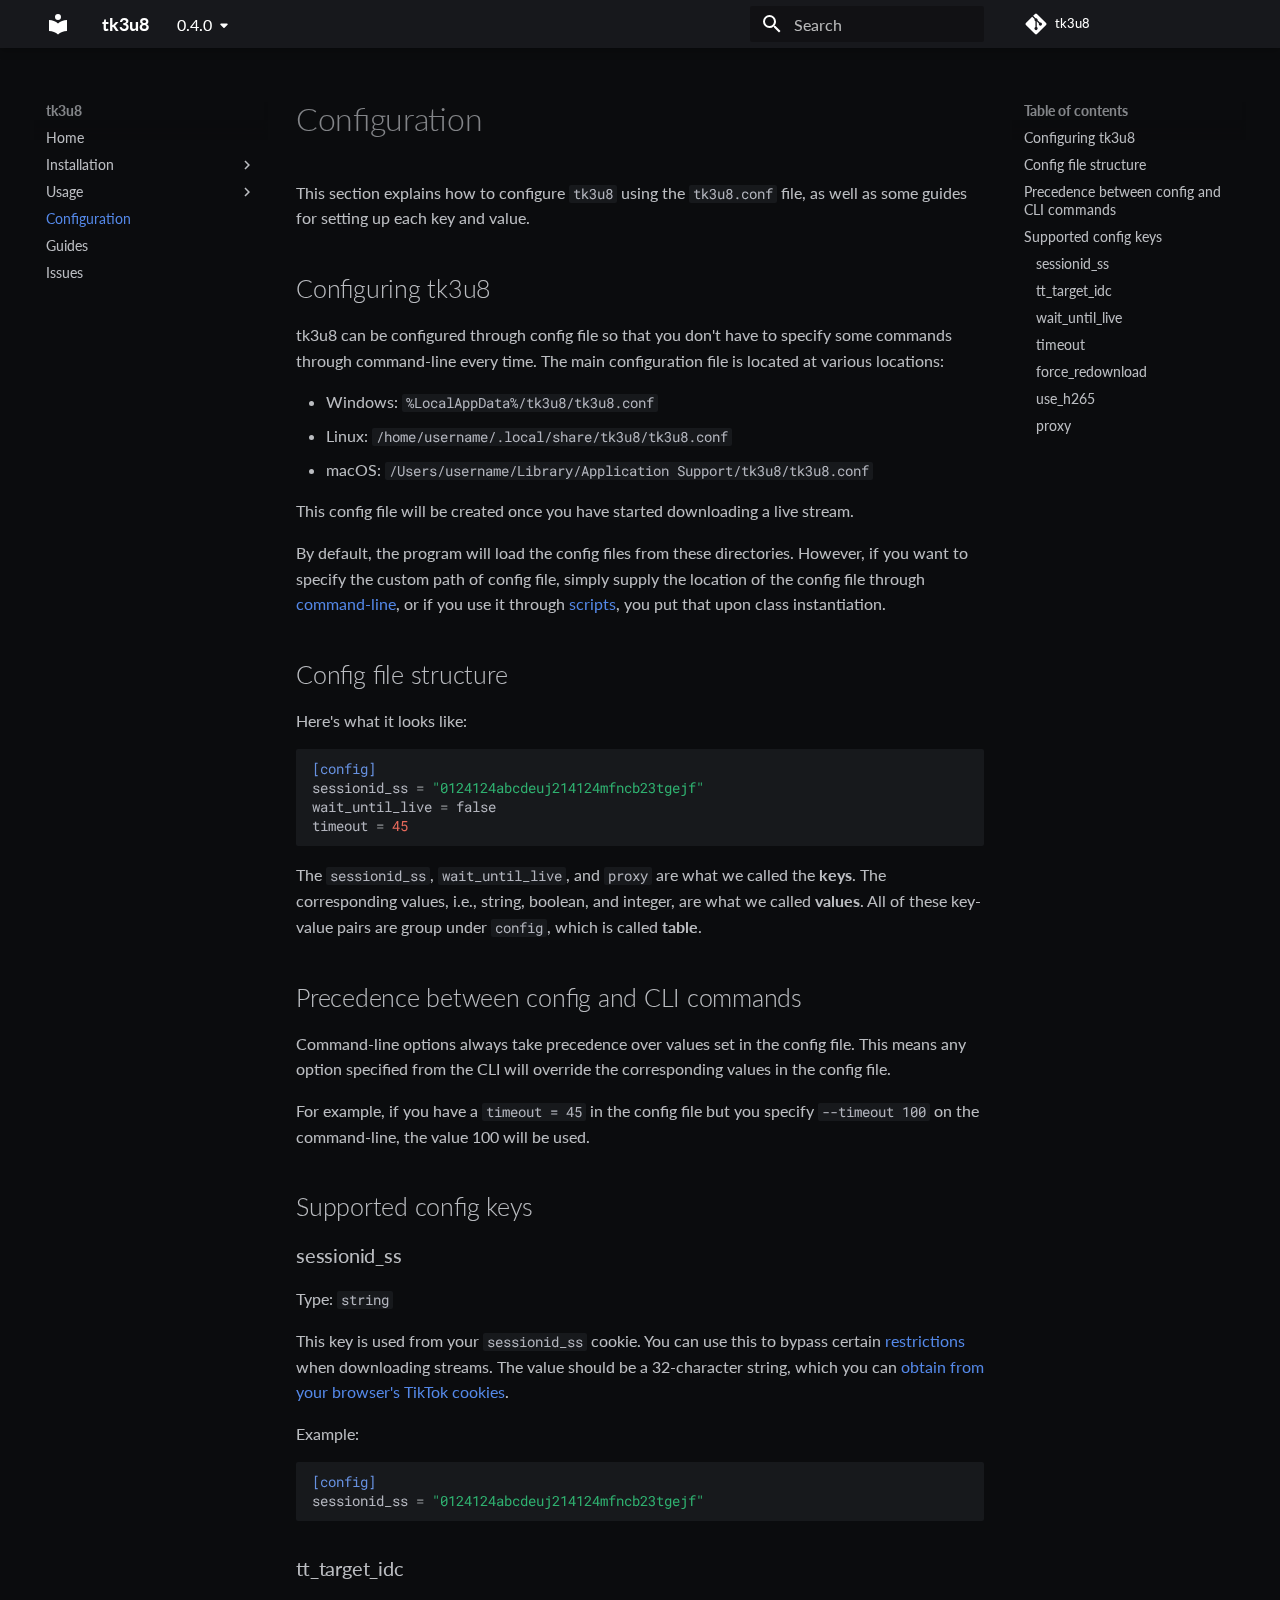
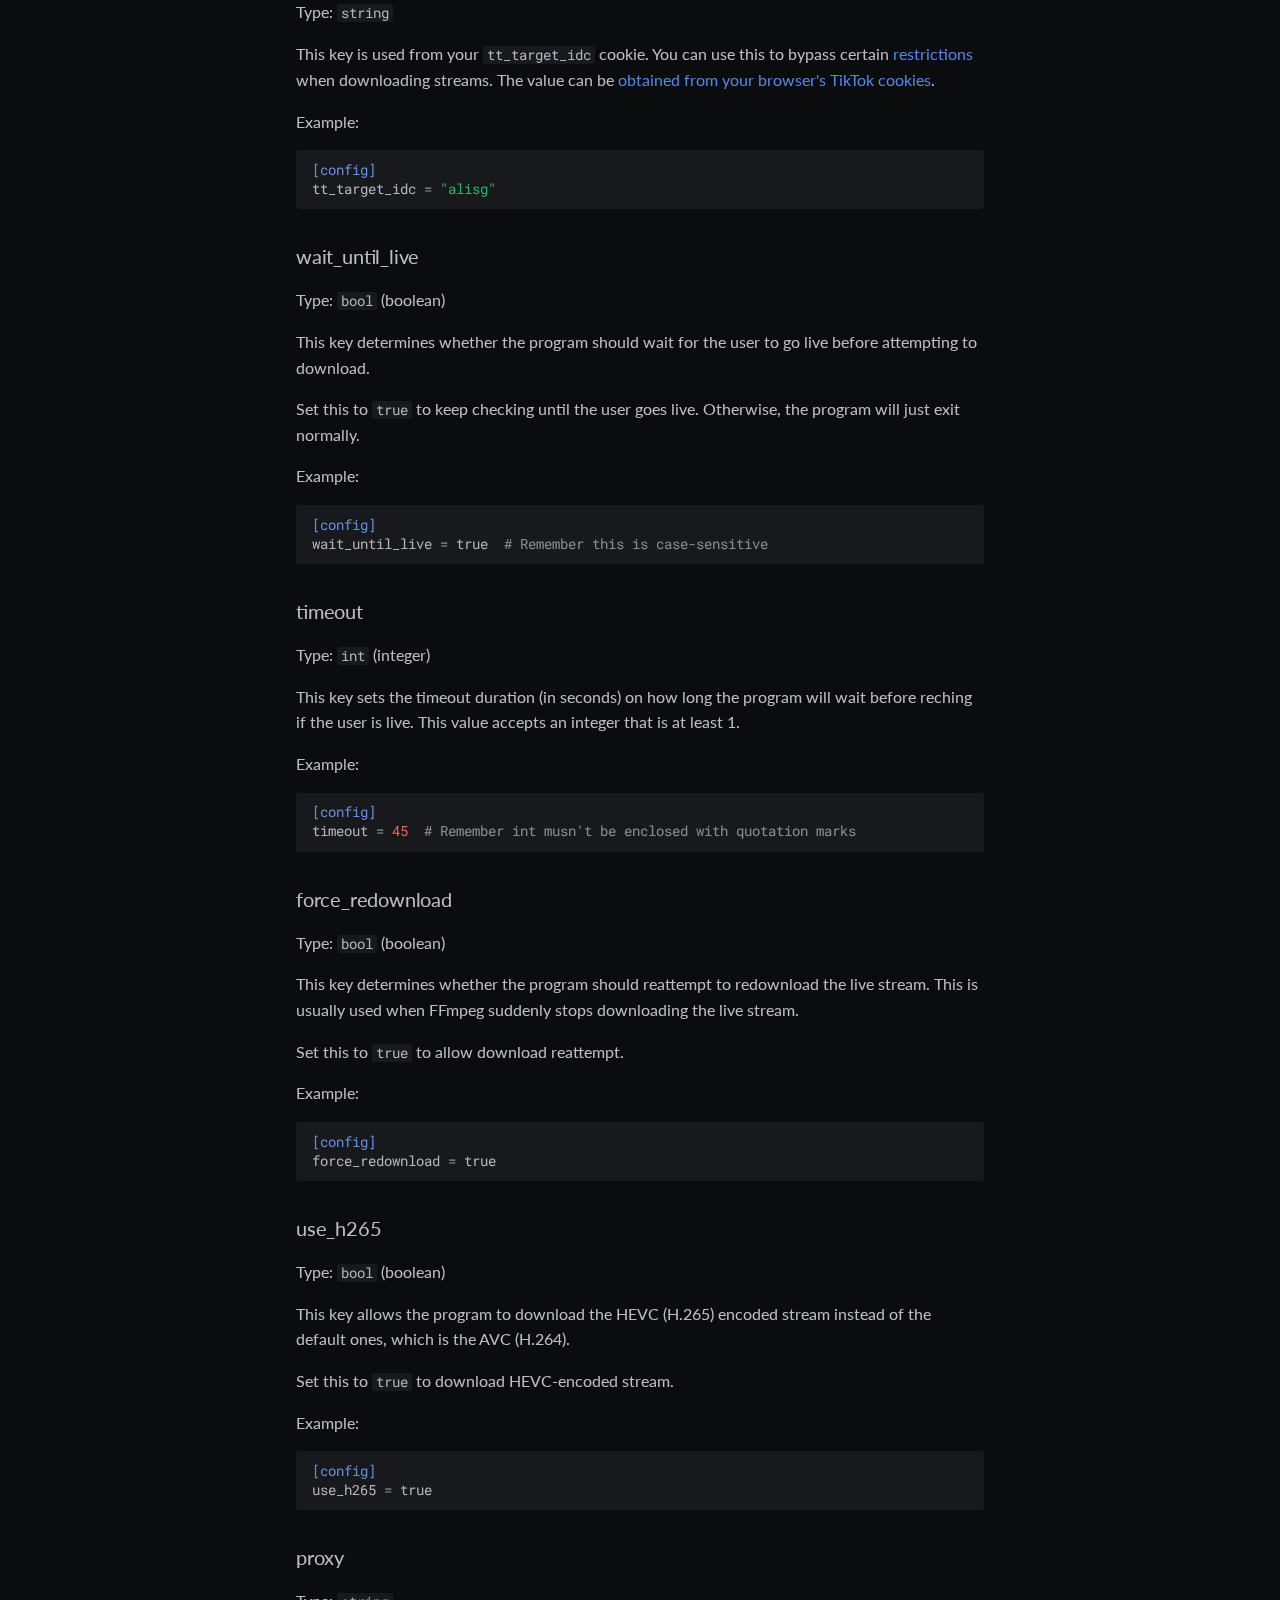
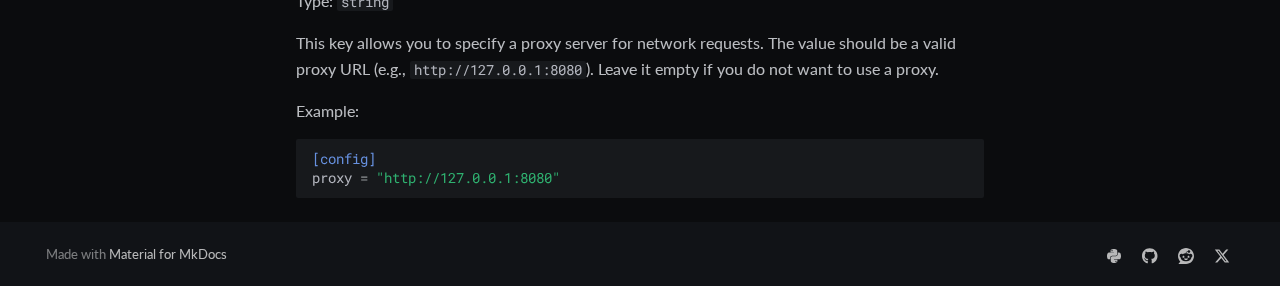
<file: 0.4.0/configuration/index.html>
<!doctype html>
<html lang="en" class="no-js">
  <head>
    
      <meta charset="utf-8">
      <meta name="viewport" content="width=device-width,initial-scale=1">
      
      
      
      
        <link rel="prev" href="../usage/using-through-a-script/">
      
      
        <link rel="next" href="../guide/">
      
      
      <link rel="icon" href="../assets/images/favicon.png">
      <meta name="generator" content="mkdocs-1.6.1, mkdocs-material-9.6.14">
    
    
      
        <title>Configuration - tk3u8</title>
      
    
    
      <link rel="stylesheet" href="../assets/stylesheets/main.342714a4.min.css">
      
        
        <link rel="stylesheet" href="../assets/stylesheets/palette.06af60db.min.css">
      
      


    
    
      
    
    
      
        
        
        <link rel="preconnect" href="https://fonts.gstatic.com" crossorigin>
        <link rel="stylesheet" href="https://fonts.googleapis.com/css?family=Lato:300,300i,400,400i,700,700i%7CRoboto+Mono:400,400i,700,700i&display=fallback">
        <style>:root{--md-text-font:"Lato";--md-code-font:"Roboto Mono"}</style>
      
    
    
      <link rel="stylesheet" href="../stylesheets/extra.css">
    
    <script>__md_scope=new URL("..",location),__md_hash=e=>[...e].reduce(((e,_)=>(e<<5)-e+_.charCodeAt(0)),0),__md_get=(e,_=localStorage,t=__md_scope)=>JSON.parse(_.getItem(t.pathname+"."+e)),__md_set=(e,_,t=localStorage,a=__md_scope)=>{try{t.setItem(a.pathname+"."+e,JSON.stringify(_))}catch(e){}}</script>
    
      

    
    
    
  </head>
  
  
    
    
    
    
    
    <body dir="ltr" data-md-color-scheme="slate" data-md-color-primary="indigo" data-md-color-accent="indigo">
  
    
    <input class="md-toggle" data-md-toggle="drawer" type="checkbox" id="__drawer" autocomplete="off">
    <input class="md-toggle" data-md-toggle="search" type="checkbox" id="__search" autocomplete="off">
    <label class="md-overlay" for="__drawer"></label>
    <div data-md-component="skip">
      
        
        <a href="#configuring-tk3u8" class="md-skip">
          Skip to content
        </a>
      
    </div>
    <div data-md-component="announce">
      
    </div>
    
      <div data-md-color-scheme="default" data-md-component="outdated" hidden>
        
      </div>
    
    
      

  

<header class="md-header md-header--shadow" data-md-component="header">
  <nav class="md-header__inner md-grid" aria-label="Header">
    <a href=".." title="tk3u8" class="md-header__button md-logo" aria-label="tk3u8" data-md-component="logo">
      
  
  <svg xmlns="http://www.w3.org/2000/svg" viewBox="0 0 24 24"><path d="M12 8a3 3 0 0 0 3-3 3 3 0 0 0-3-3 3 3 0 0 0-3 3 3 3 0 0 0 3 3m0 3.54C9.64 9.35 6.5 8 3 8v11c3.5 0 6.64 1.35 9 3.54 2.36-2.19 5.5-3.54 9-3.54V8c-3.5 0-6.64 1.35-9 3.54"/></svg>

    </a>
    <label class="md-header__button md-icon" for="__drawer">
      
      <svg xmlns="http://www.w3.org/2000/svg" viewBox="0 0 24 24"><path d="M3 6h18v2H3zm0 5h18v2H3zm0 5h18v2H3z"/></svg>
    </label>
    <div class="md-header__title" data-md-component="header-title">
      <div class="md-header__ellipsis">
        <div class="md-header__topic">
          <span class="md-ellipsis">
            tk3u8
          </span>
        </div>
        <div class="md-header__topic" data-md-component="header-topic">
          <span class="md-ellipsis">
            
              Configuration
            
          </span>
        </div>
      </div>
    </div>
    
      
    
    
    
    
      
      
        <label class="md-header__button md-icon" for="__search">
          
          <svg xmlns="http://www.w3.org/2000/svg" viewBox="0 0 24 24"><path d="M9.5 3A6.5 6.5 0 0 1 16 9.5c0 1.61-.59 3.09-1.56 4.23l.27.27h.79l5 5-1.5 1.5-5-5v-.79l-.27-.27A6.52 6.52 0 0 1 9.5 16 6.5 6.5 0 0 1 3 9.5 6.5 6.5 0 0 1 9.5 3m0 2C7 5 5 7 5 9.5S7 14 9.5 14 14 12 14 9.5 12 5 9.5 5"/></svg>
        </label>
        <div class="md-search" data-md-component="search" role="dialog">
  <label class="md-search__overlay" for="__search"></label>
  <div class="md-search__inner" role="search">
    <form class="md-search__form" name="search">
      <input type="text" class="md-search__input" name="query" aria-label="Search" placeholder="Search" autocapitalize="off" autocorrect="off" autocomplete="off" spellcheck="false" data-md-component="search-query" required>
      <label class="md-search__icon md-icon" for="__search">
        
        <svg xmlns="http://www.w3.org/2000/svg" viewBox="0 0 24 24"><path d="M9.5 3A6.5 6.5 0 0 1 16 9.5c0 1.61-.59 3.09-1.56 4.23l.27.27h.79l5 5-1.5 1.5-5-5v-.79l-.27-.27A6.52 6.52 0 0 1 9.5 16 6.5 6.5 0 0 1 3 9.5 6.5 6.5 0 0 1 9.5 3m0 2C7 5 5 7 5 9.5S7 14 9.5 14 14 12 14 9.5 12 5 9.5 5"/></svg>
        
        <svg xmlns="http://www.w3.org/2000/svg" viewBox="0 0 24 24"><path d="M20 11v2H8l5.5 5.5-1.42 1.42L4.16 12l7.92-7.92L13.5 5.5 8 11z"/></svg>
      </label>
      <nav class="md-search__options" aria-label="Search">
        
        <button type="reset" class="md-search__icon md-icon" title="Clear" aria-label="Clear" tabindex="-1">
          
          <svg xmlns="http://www.w3.org/2000/svg" viewBox="0 0 24 24"><path d="M19 6.41 17.59 5 12 10.59 6.41 5 5 6.41 10.59 12 5 17.59 6.41 19 12 13.41 17.59 19 19 17.59 13.41 12z"/></svg>
        </button>
      </nav>
      
    </form>
    <div class="md-search__output">
      <div class="md-search__scrollwrap" tabindex="0" data-md-scrollfix>
        <div class="md-search-result" data-md-component="search-result">
          <div class="md-search-result__meta">
            Initializing search
          </div>
          <ol class="md-search-result__list" role="presentation"></ol>
        </div>
      </div>
    </div>
  </div>
</div>
      
    
    
      <div class="md-header__source">
        <a href="https://github.com/Scoofszlo/tk3u8" title="Go to repository" class="md-source" data-md-component="source">
  <div class="md-source__icon md-icon">
    
    <svg xmlns="http://www.w3.org/2000/svg" viewBox="0 0 448 512"><!--! Font Awesome Free 6.7.2 by @fontawesome - https://fontawesome.com License - https://fontawesome.com/license/free (Icons: CC BY 4.0, Fonts: SIL OFL 1.1, Code: MIT License) Copyright 2024 Fonticons, Inc.--><path d="M439.55 236.05 244 40.45a28.87 28.87 0 0 0-40.81 0l-40.66 40.63 51.52 51.52c27.06-9.14 52.68 16.77 43.39 43.68l49.66 49.66c34.23-11.8 61.18 31 35.47 56.69-26.49 26.49-70.21-2.87-56-37.34L240.22 199v121.85c25.3 12.54 22.26 41.85 9.08 55a34.34 34.34 0 0 1-48.55 0c-17.57-17.6-11.07-46.91 11.25-56v-123c-20.8-8.51-24.6-30.74-18.64-45L142.57 101 8.45 235.14a28.86 28.86 0 0 0 0 40.81l195.61 195.6a28.86 28.86 0 0 0 40.8 0l194.69-194.69a28.86 28.86 0 0 0 0-40.81"/></svg>
  </div>
  <div class="md-source__repository">
    tk3u8
  </div>
</a>
      </div>
    
  </nav>
  
</header>
    
    <div class="md-container" data-md-component="container">
      
      
        
          
        
      
      <main class="md-main" data-md-component="main">
        <div class="md-main__inner md-grid">
          
            
              
              <div class="md-sidebar md-sidebar--primary" data-md-component="sidebar" data-md-type="navigation" >
                <div class="md-sidebar__scrollwrap">
                  <div class="md-sidebar__inner">
                    



<nav class="md-nav md-nav--primary" aria-label="Navigation" data-md-level="0">
  <label class="md-nav__title" for="__drawer">
    <a href=".." title="tk3u8" class="md-nav__button md-logo" aria-label="tk3u8" data-md-component="logo">
      
  
  <svg xmlns="http://www.w3.org/2000/svg" viewBox="0 0 24 24"><path d="M12 8a3 3 0 0 0 3-3 3 3 0 0 0-3-3 3 3 0 0 0-3 3 3 3 0 0 0 3 3m0 3.54C9.64 9.35 6.5 8 3 8v11c3.5 0 6.64 1.35 9 3.54 2.36-2.19 5.5-3.54 9-3.54V8c-3.5 0-6.64 1.35-9 3.54"/></svg>

    </a>
    tk3u8
  </label>
  
    <div class="md-nav__source">
      <a href="https://github.com/Scoofszlo/tk3u8" title="Go to repository" class="md-source" data-md-component="source">
  <div class="md-source__icon md-icon">
    
    <svg xmlns="http://www.w3.org/2000/svg" viewBox="0 0 448 512"><!--! Font Awesome Free 6.7.2 by @fontawesome - https://fontawesome.com License - https://fontawesome.com/license/free (Icons: CC BY 4.0, Fonts: SIL OFL 1.1, Code: MIT License) Copyright 2024 Fonticons, Inc.--><path d="M439.55 236.05 244 40.45a28.87 28.87 0 0 0-40.81 0l-40.66 40.63 51.52 51.52c27.06-9.14 52.68 16.77 43.39 43.68l49.66 49.66c34.23-11.8 61.18 31 35.47 56.69-26.49 26.49-70.21-2.87-56-37.34L240.22 199v121.85c25.3 12.54 22.26 41.85 9.08 55a34.34 34.34 0 0 1-48.55 0c-17.57-17.6-11.07-46.91 11.25-56v-123c-20.8-8.51-24.6-30.74-18.64-45L142.57 101 8.45 235.14a28.86 28.86 0 0 0 0 40.81l195.61 195.6a28.86 28.86 0 0 0 40.8 0l194.69-194.69a28.86 28.86 0 0 0 0-40.81"/></svg>
  </div>
  <div class="md-source__repository">
    tk3u8
  </div>
</a>
    </div>
  
  <ul class="md-nav__list" data-md-scrollfix>
    
      
      
  
  
  
  
    <li class="md-nav__item">
      <a href=".." class="md-nav__link">
        
  
  
  <span class="md-ellipsis">
    Home
    
  </span>
  

      </a>
    </li>
  

    
      
      
  
  
  
  
    
    
      
        
          
        
      
        
      
        
      
        
      
    
    
    
    
    <li class="md-nav__item md-nav__item--nested">
      
        
        
        <input class="md-nav__toggle md-toggle " type="checkbox" id="__nav_2" >
        
          
          <div class="md-nav__link md-nav__container">
            <a href="../installation/" class="md-nav__link ">
              
  
  
  <span class="md-ellipsis">
    Installation
    
  </span>
  

            </a>
            
              
              <label class="md-nav__link " for="__nav_2" id="__nav_2_label" tabindex="0">
                <span class="md-nav__icon md-icon"></span>
              </label>
            
          </div>
        
        <nav class="md-nav" data-md-level="1" aria-labelledby="__nav_2_label" aria-expanded="false">
          <label class="md-nav__title" for="__nav_2">
            <span class="md-nav__icon md-icon"></span>
            Installation
          </label>
          <ul class="md-nav__list" data-md-scrollfix>
            
              
            
              
                
  
  
  
  
    <li class="md-nav__item">
      <a href="../installation/system-wide-installation-via-uv/" class="md-nav__link">
        
  
  
  <span class="md-ellipsis">
    System-wide installation via uv
    
  </span>
  

      </a>
    </li>
  

              
            
              
                
  
  
  
  
    <li class="md-nav__item">
      <a href="../installation/isolated-installation-via-uv/" class="md-nav__link">
        
  
  
  <span class="md-ellipsis">
    Isolated installation via uv
    
  </span>
  

      </a>
    </li>
  

              
            
              
                
  
  
  
  
    <li class="md-nav__item">
      <a href="../installation/system-wide-installation-via-pip/" class="md-nav__link">
        
  
  
  <span class="md-ellipsis">
    System-wide installation via pip
    
  </span>
  

      </a>
    </li>
  

              
            
          </ul>
        </nav>
      
    </li>
  

    
      
      
  
  
  
  
    
    
      
        
          
        
      
        
      
        
      
    
    
    
    
    <li class="md-nav__item md-nav__item--nested">
      
        
        
        <input class="md-nav__toggle md-toggle " type="checkbox" id="__nav_3" >
        
          
          <div class="md-nav__link md-nav__container">
            <a href="../usage/" class="md-nav__link ">
              
  
  
  <span class="md-ellipsis">
    Usage
    
  </span>
  

            </a>
            
              
              <label class="md-nav__link " for="__nav_3" id="__nav_3_label" tabindex="0">
                <span class="md-nav__icon md-icon"></span>
              </label>
            
          </div>
        
        <nav class="md-nav" data-md-level="1" aria-labelledby="__nav_3_label" aria-expanded="false">
          <label class="md-nav__title" for="__nav_3">
            <span class="md-nav__icon md-icon"></span>
            Usage
          </label>
          <ul class="md-nav__list" data-md-scrollfix>
            
              
            
              
                
  
  
  
  
    <li class="md-nav__item">
      <a href="../usage/using-through-terminal/" class="md-nav__link">
        
  
  
  <span class="md-ellipsis">
    Using through terminal
    
  </span>
  

      </a>
    </li>
  

              
            
              
                
  
  
  
  
    <li class="md-nav__item">
      <a href="../usage/using-through-a-script/" class="md-nav__link">
        
  
  
  <span class="md-ellipsis">
    Using through a script
    
  </span>
  

      </a>
    </li>
  

              
            
          </ul>
        </nav>
      
    </li>
  

    
      
      
  
  
    
  
  
  
    <li class="md-nav__item md-nav__item--active">
      
      <input class="md-nav__toggle md-toggle" type="checkbox" id="__toc">
      
      
      
        <label class="md-nav__link md-nav__link--active" for="__toc">
          
  
  
  <span class="md-ellipsis">
    Configuration
    
  </span>
  

          <span class="md-nav__icon md-icon"></span>
        </label>
      
      <a href="./" class="md-nav__link md-nav__link--active">
        
  
  
  <span class="md-ellipsis">
    Configuration
    
  </span>
  

      </a>
      
        

<nav class="md-nav md-nav--secondary" aria-label="Table of contents">
  
  
  
  
    <label class="md-nav__title" for="__toc">
      <span class="md-nav__icon md-icon"></span>
      Table of contents
    </label>
    <ul class="md-nav__list" data-md-component="toc" data-md-scrollfix>
      
        <li class="md-nav__item">
  <a href="#configuring-tk3u8" class="md-nav__link">
    <span class="md-ellipsis">
      Configuring tk3u8
    </span>
  </a>
  
</li>
      
        <li class="md-nav__item">
  <a href="#config-file-structure" class="md-nav__link">
    <span class="md-ellipsis">
      Config file structure
    </span>
  </a>
  
</li>
      
        <li class="md-nav__item">
  <a href="#precedence-between-config-and-cli-commands" class="md-nav__link">
    <span class="md-ellipsis">
      Precedence between config and CLI commands
    </span>
  </a>
  
</li>
      
        <li class="md-nav__item">
  <a href="#supported-config-keys" class="md-nav__link">
    <span class="md-ellipsis">
      Supported config keys
    </span>
  </a>
  
    <nav class="md-nav" aria-label="Supported config keys">
      <ul class="md-nav__list">
        
          <li class="md-nav__item">
  <a href="#sessionid_ss" class="md-nav__link">
    <span class="md-ellipsis">
      sessionid_ss
    </span>
  </a>
  
</li>
        
          <li class="md-nav__item">
  <a href="#tt_target_idc" class="md-nav__link">
    <span class="md-ellipsis">
      tt_target_idc
    </span>
  </a>
  
</li>
        
          <li class="md-nav__item">
  <a href="#wait_until_live" class="md-nav__link">
    <span class="md-ellipsis">
      wait_until_live
    </span>
  </a>
  
</li>
        
          <li class="md-nav__item">
  <a href="#timeout" class="md-nav__link">
    <span class="md-ellipsis">
      timeout
    </span>
  </a>
  
</li>
        
          <li class="md-nav__item">
  <a href="#force_redownload" class="md-nav__link">
    <span class="md-ellipsis">
      force_redownload
    </span>
  </a>
  
</li>
        
          <li class="md-nav__item">
  <a href="#use_h265" class="md-nav__link">
    <span class="md-ellipsis">
      use_h265
    </span>
  </a>
  
</li>
        
          <li class="md-nav__item">
  <a href="#proxy" class="md-nav__link">
    <span class="md-ellipsis">
      proxy
    </span>
  </a>
  
</li>
        
      </ul>
    </nav>
  
</li>
      
    </ul>
  
</nav>
      
    </li>
  

    
      
      
  
  
  
  
    <li class="md-nav__item">
      <a href="../guide/" class="md-nav__link">
        
  
  
  <span class="md-ellipsis">
    Guides
    
  </span>
  

      </a>
    </li>
  

    
      
      
  
  
  
  
    <li class="md-nav__item">
      <a href="../issues/" class="md-nav__link">
        
  
  
  <span class="md-ellipsis">
    Issues
    
  </span>
  

      </a>
    </li>
  

    
  </ul>
</nav>
                  </div>
                </div>
              </div>
            
            
              
              <div class="md-sidebar md-sidebar--secondary" data-md-component="sidebar" data-md-type="toc" >
                <div class="md-sidebar__scrollwrap">
                  <div class="md-sidebar__inner">
                    

<nav class="md-nav md-nav--secondary" aria-label="Table of contents">
  
  
  
  
    <label class="md-nav__title" for="__toc">
      <span class="md-nav__icon md-icon"></span>
      Table of contents
    </label>
    <ul class="md-nav__list" data-md-component="toc" data-md-scrollfix>
      
        <li class="md-nav__item">
  <a href="#configuring-tk3u8" class="md-nav__link">
    <span class="md-ellipsis">
      Configuring tk3u8
    </span>
  </a>
  
</li>
      
        <li class="md-nav__item">
  <a href="#config-file-structure" class="md-nav__link">
    <span class="md-ellipsis">
      Config file structure
    </span>
  </a>
  
</li>
      
        <li class="md-nav__item">
  <a href="#precedence-between-config-and-cli-commands" class="md-nav__link">
    <span class="md-ellipsis">
      Precedence between config and CLI commands
    </span>
  </a>
  
</li>
      
        <li class="md-nav__item">
  <a href="#supported-config-keys" class="md-nav__link">
    <span class="md-ellipsis">
      Supported config keys
    </span>
  </a>
  
    <nav class="md-nav" aria-label="Supported config keys">
      <ul class="md-nav__list">
        
          <li class="md-nav__item">
  <a href="#sessionid_ss" class="md-nav__link">
    <span class="md-ellipsis">
      sessionid_ss
    </span>
  </a>
  
</li>
        
          <li class="md-nav__item">
  <a href="#tt_target_idc" class="md-nav__link">
    <span class="md-ellipsis">
      tt_target_idc
    </span>
  </a>
  
</li>
        
          <li class="md-nav__item">
  <a href="#wait_until_live" class="md-nav__link">
    <span class="md-ellipsis">
      wait_until_live
    </span>
  </a>
  
</li>
        
          <li class="md-nav__item">
  <a href="#timeout" class="md-nav__link">
    <span class="md-ellipsis">
      timeout
    </span>
  </a>
  
</li>
        
          <li class="md-nav__item">
  <a href="#force_redownload" class="md-nav__link">
    <span class="md-ellipsis">
      force_redownload
    </span>
  </a>
  
</li>
        
          <li class="md-nav__item">
  <a href="#use_h265" class="md-nav__link">
    <span class="md-ellipsis">
      use_h265
    </span>
  </a>
  
</li>
        
          <li class="md-nav__item">
  <a href="#proxy" class="md-nav__link">
    <span class="md-ellipsis">
      proxy
    </span>
  </a>
  
</li>
        
      </ul>
    </nav>
  
</li>
      
    </ul>
  
</nav>
                  </div>
                </div>
              </div>
            
          
          
            <div class="md-content" data-md-component="content">
              <article class="md-content__inner md-typeset">
                
                  


  
  


  <h1>Configuration</h1>

<p>This section explains how to configure <code>tk3u8</code> using the <code>tk3u8.conf</code> file, as well as some guides for setting up each key and value.</p>
<h2 id="configuring-tk3u8">Configuring tk3u8</h2>
<p>tk3u8 can be configured through config file so that you don't have to specify some commands through command-line every time. The main configuration file is located at various locations:</p>
<ul>
<li>Windows: <code>%LocalAppData%/tk3u8/tk3u8.conf</code></li>
<li>Linux: <code>/home/username/.local/share/tk3u8/tk3u8.conf</code></li>
<li>macOS: <code>/Users/username/Library/Application Support/tk3u8/tk3u8.conf</code></li>
</ul>
<p>This config file will be created once you have started downloading a live stream.</p>
<p>By default, the program will load the config files from these directories. However, if you want to specify the custom path of config file, simply supply the location of the config file through <a href="../usage/using-through-terminal/#custom-config-file-location">command-line</a>, or if you use it through <a href="../usage/using-through-a-script/#custom-config-file-location">scripts</a>, you put that upon class instantiation.</p>
<h2 id="config-file-structure">Config file structure</h2>
<p>Here's what it looks like:</p>
<p><div class="highlight"><pre><span></span><code><span class="k">[config]</span>
<span class="n">sessionid_ss</span><span class="w"> </span><span class="o">=</span><span class="w"> </span><span class="s2">&quot;0124124abcdeuj214124mfncb23tgejf&quot;</span>
<span class="n">wait_until_live</span><span class="w"> </span><span class="o">=</span><span class="w"> </span><span class="kc">false</span>
<span class="n">timeout</span><span class="w"> </span><span class="o">=</span><span class="w"> </span><span class="mi">45</span>
</code></pre></div>
The <code>sessionid_ss</code>, <code>wait_until_live</code>, and <code>proxy</code> are what we called the <b>keys</b>. The corresponding values, i.e., string, boolean, and integer, are what we called <b>values</b>. All of these key-value pairs are group under <code>config</code>, which is called <b>table</b>.</p>
<h2 id="precedence-between-config-and-cli-commands">Precedence between config and CLI commands</h2>
<p>Command-line options always take precedence over values set in the config file. This means any option specified from the CLI will override the corresponding values in the config file.</p>
<p>For example, if you have a <code>timeout = 45</code> in the config file but you specify <code>--timeout 100</code> on the command-line, the value 100 will be used.</p>
<h2 id="supported-config-keys">Supported config keys</h2>
<h3 id="sessionid_ss">sessionid_ss</h3>
<p>Type: <code>string</code></p>
<p>This key is used from your <code>sessionid_ss</code> cookie. You can use this to bypass certain <a href="../issues/">restrictions</a> when downloading streams. The value should be a 32-character string, which you can <a href="../guide/#grabbing-and-setting-up-sessionid_ss-andor-tt_target_idc">obtain from your browser's TikTok cookies</a>.</p>
<p>Example:</p>
<div class="highlight"><pre><span></span><code><span class="k">[config]</span>
<span class="n">sessionid_ss</span><span class="w"> </span><span class="o">=</span><span class="w"> </span><span class="s2">&quot;0124124abcdeuj214124mfncb23tgejf&quot;</span>
</code></pre></div>
<h3 id="tt_target_idc">tt_target_idc</h3>
<p>Type: <code>string</code></p>
<p>This key is used from your <code>tt_target_idc</code> cookie. You can use this to bypass certain <a href="../issues/">restrictions</a> when downloading streams. The value can be <a href="../guide/#grabbing-and-setting-up-sessionid_ss-andor-tt_target_idc">obtained from your browser's TikTok cookies</a>.</p>
<p>Example:</p>
<div class="highlight"><pre><span></span><code><span class="k">[config]</span>
<span class="n">tt_target_idc</span><span class="w"> </span><span class="o">=</span><span class="w"> </span><span class="s2">&quot;alisg&quot;</span>
</code></pre></div>
<h3 id="wait_until_live">wait_until_live</h3>
<p>Type: <code>bool</code> (boolean)</p>
<p>This key determines whether the program should wait for the user to go live before attempting to download. </p>
<p>Set this to <code>true</code> to keep checking until the user goes live. Otherwise, the program will just exit normally.</p>
<p>Example:</p>
<div class="highlight"><pre><span></span><code><span class="k">[config]</span>
<span class="n">wait_until_live</span><span class="w"> </span><span class="o">=</span><span class="w"> </span><span class="kc">true</span><span class="w">  </span><span class="c1"># Remember this is case-sensitive</span>
</code></pre></div>
<h3 id="timeout">timeout</h3>
<p>Type: <code>int</code> (integer)</p>
<p>This key sets the timeout duration (in seconds) on how long the program will wait before reching if the user is live. This value accepts an integer that is at least 1.</p>
<p>Example:</p>
<div class="highlight"><pre><span></span><code><span class="k">[config]</span>
<span class="n">timeout</span><span class="w"> </span><span class="o">=</span><span class="w"> </span><span class="mi">45</span><span class="w">  </span><span class="c1"># Remember int musn&#39;t be enclosed with quotation marks</span>
</code></pre></div>
<h3 id="force_redownload">force_redownload</h3>
<p>Type: <code>bool</code> (boolean)</p>
<p>This key determines whether the program should reattempt to redownload the live stream. This is usually used when FFmpeg suddenly stops downloading the live stream.</p>
<p>Set this to <code>true</code> to allow download reattempt.</p>
<p>Example:</p>
<div class="highlight"><pre><span></span><code><span class="k">[config]</span>
<span class="n">force_redownload</span><span class="w"> </span><span class="o">=</span><span class="w"> </span><span class="kc">true</span>
</code></pre></div>
<h3 id="use_h265">use_h265</h3>
<p>Type: <code>bool</code> (boolean)</p>
<p>This key allows the program to download the HEVC (H.265) encoded stream instead of the default ones, which is the AVC (H.264).</p>
<p>Set this to <code>true</code> to download HEVC-encoded stream.</p>
<p>Example:</p>
<div class="highlight"><pre><span></span><code><span class="k">[config]</span>
<span class="n">use_h265</span><span class="w"> </span><span class="o">=</span><span class="w"> </span><span class="kc">true</span>
</code></pre></div>
<h3 id="proxy">proxy</h3>
<p>Type: <code>string</code></p>
<p>This key allows you to specify a proxy server for network requests. The value should be a valid proxy URL (e.g., <code>http://127.0.0.1:8080</code>). Leave it empty if you do not want to use a proxy.</p>
<p>Example:</p>
<div class="highlight"><pre><span></span><code><span class="k">[config]</span>
<span class="n">proxy</span><span class="w"> </span><span class="o">=</span><span class="w"> </span><span class="s2">&quot;http://127.0.0.1:8080&quot;</span>
</code></pre></div>












                
              </article>
            </div>
          
          
<script>var target=document.getElementById(location.hash.slice(1));target&&target.name&&(target.checked=target.name.startsWith("__tabbed_"))</script>
        </div>
        
      </main>
      
        <footer class="md-footer">
  
  <div class="md-footer-meta md-typeset">
    <div class="md-footer-meta__inner md-grid">
      <div class="md-copyright">
  
  
    Made with
    <a href="https://squidfunk.github.io/mkdocs-material/" target="_blank" rel="noopener">
      Material for MkDocs
    </a>
  
</div>
      
        <div class="md-social">
  
    
    
    
    
      
      
    
    <a href="https://pypi.org/project/tk3u8/" target="_blank" rel="noopener" title="pypi.org" class="md-social__link">
      <svg xmlns="http://www.w3.org/2000/svg" viewBox="0 0 448 512"><!--! Font Awesome Free 6.7.2 by @fontawesome - https://fontawesome.com License - https://fontawesome.com/license/free (Icons: CC BY 4.0, Fonts: SIL OFL 1.1, Code: MIT License) Copyright 2024 Fonticons, Inc.--><path d="M439.8 200.5c-7.7-30.9-22.3-54.2-53.4-54.2h-40.1v47.4c0 36.8-31.2 67.8-66.8 67.8H172.7c-29.2 0-53.4 25-53.4 54.3v101.8c0 29 25.2 46 53.4 54.3 33.8 9.9 66.3 11.7 106.8 0 26.9-7.8 53.4-23.5 53.4-54.3v-40.7H226.2v-13.6h160.2c31.1 0 42.6-21.7 53.4-54.2 11.2-33.5 10.7-65.7 0-108.6M286.2 404c11.1 0 20.1 9.1 20.1 20.3 0 11.3-9 20.4-20.1 20.4-11 0-20.1-9.2-20.1-20.4.1-11.3 9.1-20.3 20.1-20.3M167.8 248.1h106.8c29.7 0 53.4-24.5 53.4-54.3V91.9c0-29-24.4-50.7-53.4-55.6-35.8-5.9-74.7-5.6-106.8.1-45.2 8-53.4 24.7-53.4 55.6v40.7h106.9v13.6h-147c-31.1 0-58.3 18.7-66.8 54.2-9.8 40.7-10.2 66.1 0 108.6 7.6 31.6 25.7 54.2 56.8 54.2H101v-48.8c0-35.3 30.5-66.4 66.8-66.4m-6.7-142.6c-11.1 0-20.1-9.1-20.1-20.3.1-11.3 9-20.4 20.1-20.4 11 0 20.1 9.2 20.1 20.4s-9 20.3-20.1 20.3"/></svg>
    </a>
  
    
    
    
    
      
      
    
    <a href="https://github.com/Scoofszlo/" target="_blank" rel="noopener" title="github.com" class="md-social__link">
      <svg xmlns="http://www.w3.org/2000/svg" viewBox="0 0 496 512"><!--! Font Awesome Free 6.7.2 by @fontawesome - https://fontawesome.com License - https://fontawesome.com/license/free (Icons: CC BY 4.0, Fonts: SIL OFL 1.1, Code: MIT License) Copyright 2024 Fonticons, Inc.--><path d="M165.9 397.4c0 2-2.3 3.6-5.2 3.6-3.3.3-5.6-1.3-5.6-3.6 0-2 2.3-3.6 5.2-3.6 3-.3 5.6 1.3 5.6 3.6m-31.1-4.5c-.7 2 1.3 4.3 4.3 4.9 2.6 1 5.6 0 6.2-2s-1.3-4.3-4.3-5.2c-2.6-.7-5.5.3-6.2 2.3m44.2-1.7c-2.9.7-4.9 2.6-4.6 4.9.3 2 2.9 3.3 5.9 2.6 2.9-.7 4.9-2.6 4.6-4.6-.3-1.9-3-3.2-5.9-2.9M244.8 8C106.1 8 0 113.3 0 252c0 110.9 69.8 205.8 169.5 239.2 12.8 2.3 17.3-5.6 17.3-12.1 0-6.2-.3-40.4-.3-61.4 0 0-70 15-84.7-29.8 0 0-11.4-29.1-27.8-36.6 0 0-22.9-15.7 1.6-15.4 0 0 24.9 2 38.6 25.8 21.9 38.6 58.6 27.5 72.9 20.9 2.3-16 8.8-27.1 16-33.7-55.9-6.2-112.3-14.3-112.3-110.5 0-27.5 7.6-41.3 23.6-58.9-2.6-6.5-11.1-33.3 2.6-67.9 20.9-6.5 69 27 69 27 20-5.6 41.5-8.5 62.8-8.5s42.8 2.9 62.8 8.5c0 0 48.1-33.6 69-27 13.7 34.7 5.2 61.4 2.6 67.9 16 17.7 25.8 31.5 25.8 58.9 0 96.5-58.9 104.2-114.8 110.5 9.2 7.9 17 22.9 17 46.4 0 33.7-.3 75.4-.3 83.6 0 6.5 4.6 14.4 17.3 12.1C428.2 457.8 496 362.9 496 252 496 113.3 383.5 8 244.8 8M97.2 352.9c-1.3 1-1 3.3.7 5.2 1.6 1.6 3.9 2.3 5.2 1 1.3-1 1-3.3-.7-5.2-1.6-1.6-3.9-2.3-5.2-1m-10.8-8.1c-.7 1.3.3 2.9 2.3 3.9 1.6 1 3.6.7 4.3-.7.7-1.3-.3-2.9-2.3-3.9-2-.6-3.6-.3-4.3.7m32.4 35.6c-1.6 1.3-1 4.3 1.3 6.2 2.3 2.3 5.2 2.6 6.5 1 1.3-1.3.7-4.3-1.3-6.2-2.2-2.3-5.2-2.6-6.5-1m-11.4-14.7c-1.6 1-1.6 3.6 0 5.9s4.3 3.3 5.6 2.3c1.6-1.3 1.6-3.9 0-6.2-1.4-2.3-4-3.3-5.6-2"/></svg>
    </a>
  
    
    
    
    
      
      
    
    <a href="https://www.reddit.com/user/Scoofszlo/" target="_blank" rel="noopener" title="www.reddit.com" class="md-social__link">
      <svg xmlns="http://www.w3.org/2000/svg" viewBox="0 0 512 512"><!--! Font Awesome Free 6.7.2 by @fontawesome - https://fontawesome.com License - https://fontawesome.com/license/free (Icons: CC BY 4.0, Fonts: SIL OFL 1.1, Code: MIT License) Copyright 2024 Fonticons, Inc.--><path d="M0 256C0 114.6 114.6 0 256 0s256 114.6 256 256-114.6 256-256 256H37.1c-13.7 0-20.5-16.5-10.9-26.2L75 437C28.7 390.7 0 326.7 0 256m349.6-102.4c23.6 0 42.7-19.1 42.7-42.7s-19.1-42.7-42.7-42.7c-20.6 0-37.8 14.6-41.8 34-34.5 3.7-61.4 33-61.4 68.4v.2c-37.5 1.6-71.8 12.3-99 29.1-10.1-7.8-22.8-12.5-36.5-12.5-33 0-59.8 26.8-59.8 59.8 0 24 14.1 44.6 34.4 54.1 2 69.4 77.6 125.2 170.6 125.2s168.7-55.9 170.6-125.3c20.2-9.6 34.1-30.2 34.1-54 0-33-26.8-59.8-59.8-59.8-13.7 0-26.3 4.6-36.4 12.4-27.4-17-62.1-27.7-100-29.1v-.2c0-25.4 18.9-46.5 43.4-49.9 4.4 18.8 21.3 32.8 41.5 32.8zm-172.5 93.3c16.7 0 29.5 17.6 28.5 39.3s-13.5 29.6-30.3 29.6-31.4-8.8-30.4-30.5S160.3 247 177 247zm190.1 38.3c1 21.7-13.7 30.5-30.4 30.5s-29.3-7.9-30.3-29.6 11.8-39.3 28.5-39.3 31.2 16.6 32.1 38.3zm-48.1 56.7c-10.3 24.6-34.6 41.9-63 41.9s-52.7-17.3-63-41.9c-1.2-2.9.8-6.2 3.9-6.5 18.4-1.9 38.3-2.9 59.1-2.9s40.7 1 59.1 2.9c3.1.3 5.1 3.6 3.9 6.5"/></svg>
    </a>
  
    
    
    
    
      
      
    
    <a href="https://x.com/Scoofszlo/" target="_blank" rel="noopener" title="x.com" class="md-social__link">
      <svg xmlns="http://www.w3.org/2000/svg" viewBox="0 0 512 512"><!--! Font Awesome Free 6.7.2 by @fontawesome - https://fontawesome.com License - https://fontawesome.com/license/free (Icons: CC BY 4.0, Fonts: SIL OFL 1.1, Code: MIT License) Copyright 2024 Fonticons, Inc.--><path d="M389.2 48h70.6L305.6 224.2 487 464H345L233.7 318.6 106.5 464H35.8l164.9-188.5L26.8 48h145.6l100.5 132.9zm-24.8 373.8h39.1L151.1 88h-42z"/></svg>
    </a>
  
</div>
      
    </div>
  </div>
</footer>
      
    </div>
    <div class="md-dialog" data-md-component="dialog">
      <div class="md-dialog__inner md-typeset"></div>
    </div>
    
      <div class="md-progress" data-md-component="progress" role="progressbar"></div>
    
    
    
      
      <script id="__config" type="application/json">{"base": "..", "features": ["navigation.indexes", "navigation.instant", "navigation.instant.progress"], "search": "../assets/javascripts/workers/search.d50fe291.min.js", "tags": null, "translations": {"clipboard.copied": "Copied to clipboard", "clipboard.copy": "Copy to clipboard", "search.result.more.one": "1 more on this page", "search.result.more.other": "# more on this page", "search.result.none": "No matching documents", "search.result.one": "1 matching document", "search.result.other": "# matching documents", "search.result.placeholder": "Type to start searching", "search.result.term.missing": "Missing", "select.version": "Select version"}, "version": {"provider": "mike"}}</script>
    
    
      <script src="../assets/javascripts/bundle.13a4f30d.min.js"></script>
      
    
  </body>
</html>
</file>
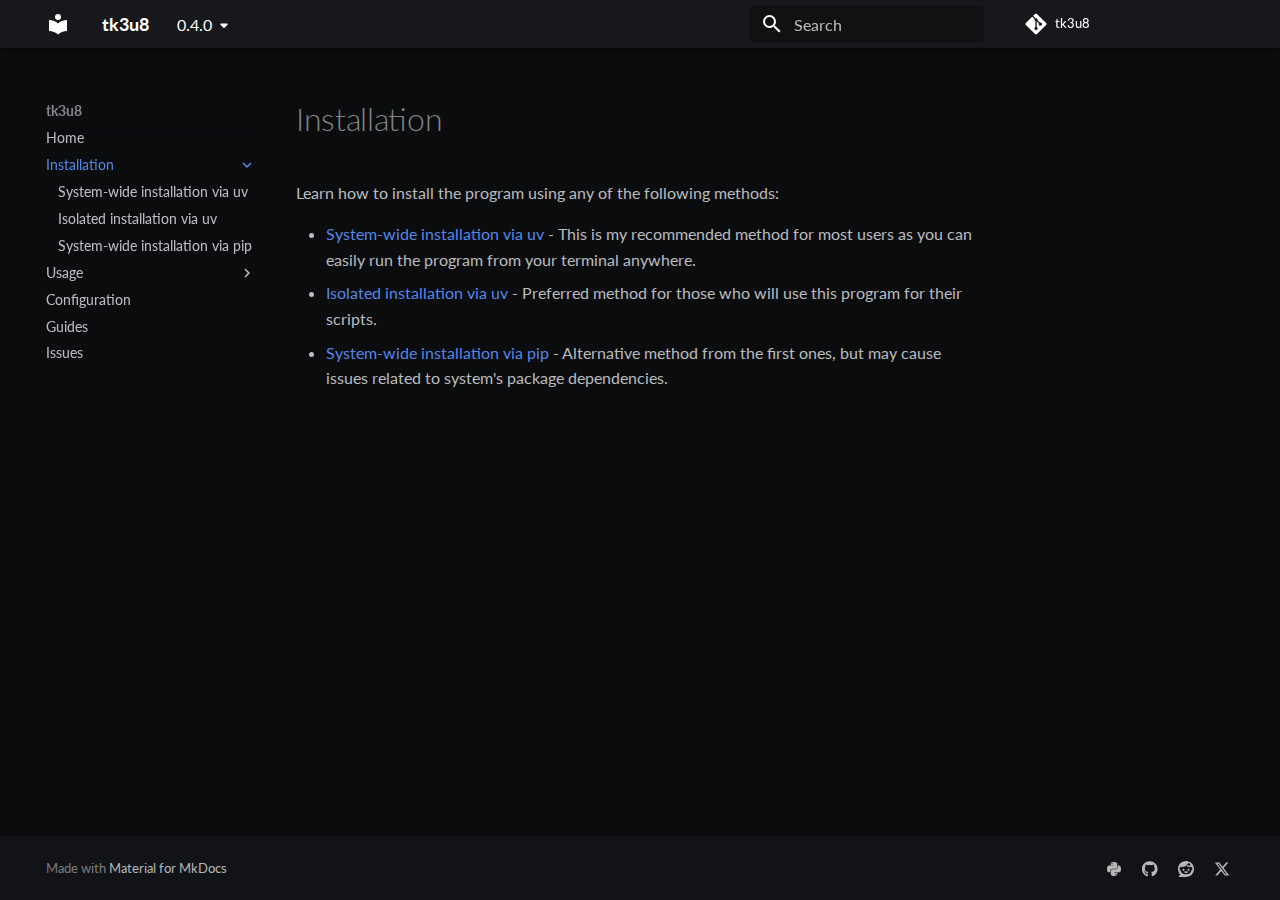
<file: 0.4.0/installation/index.html>
<!doctype html>
<html lang="en" class="no-js">
  <head>
    
      <meta charset="utf-8">
      <meta name="viewport" content="width=device-width,initial-scale=1">
      
      
      
      
        <link rel="prev" href="..">
      
      
        <link rel="next" href="system-wide-installation-via-uv/">
      
      
      <link rel="icon" href="../assets/images/favicon.png">
      <meta name="generator" content="mkdocs-1.6.1, mkdocs-material-9.6.14">
    
    
      
        <title>Installation - tk3u8</title>
      
    
    
      <link rel="stylesheet" href="../assets/stylesheets/main.342714a4.min.css">
      
        
        <link rel="stylesheet" href="../assets/stylesheets/palette.06af60db.min.css">
      
      


    
    
      
    
    
      
        
        
        <link rel="preconnect" href="https://fonts.gstatic.com" crossorigin>
        <link rel="stylesheet" href="https://fonts.googleapis.com/css?family=Lato:300,300i,400,400i,700,700i%7CRoboto+Mono:400,400i,700,700i&display=fallback">
        <style>:root{--md-text-font:"Lato";--md-code-font:"Roboto Mono"}</style>
      
    
    
      <link rel="stylesheet" href="../stylesheets/extra.css">
    
    <script>__md_scope=new URL("..",location),__md_hash=e=>[...e].reduce(((e,_)=>(e<<5)-e+_.charCodeAt(0)),0),__md_get=(e,_=localStorage,t=__md_scope)=>JSON.parse(_.getItem(t.pathname+"."+e)),__md_set=(e,_,t=localStorage,a=__md_scope)=>{try{t.setItem(a.pathname+"."+e,JSON.stringify(_))}catch(e){}}</script>
    
      

    
    
    
  </head>
  
  
    
    
    
    
    
    <body dir="ltr" data-md-color-scheme="slate" data-md-color-primary="indigo" data-md-color-accent="indigo">
  
    
    <input class="md-toggle" data-md-toggle="drawer" type="checkbox" id="__drawer" autocomplete="off">
    <input class="md-toggle" data-md-toggle="search" type="checkbox" id="__search" autocomplete="off">
    <label class="md-overlay" for="__drawer"></label>
    <div data-md-component="skip">
      
    </div>
    <div data-md-component="announce">
      
    </div>
    
      <div data-md-color-scheme="default" data-md-component="outdated" hidden>
        
      </div>
    
    
      

  

<header class="md-header md-header--shadow" data-md-component="header">
  <nav class="md-header__inner md-grid" aria-label="Header">
    <a href=".." title="tk3u8" class="md-header__button md-logo" aria-label="tk3u8" data-md-component="logo">
      
  
  <svg xmlns="http://www.w3.org/2000/svg" viewBox="0 0 24 24"><path d="M12 8a3 3 0 0 0 3-3 3 3 0 0 0-3-3 3 3 0 0 0-3 3 3 3 0 0 0 3 3m0 3.54C9.64 9.35 6.5 8 3 8v11c3.5 0 6.64 1.35 9 3.54 2.36-2.19 5.5-3.54 9-3.54V8c-3.5 0-6.64 1.35-9 3.54"/></svg>

    </a>
    <label class="md-header__button md-icon" for="__drawer">
      
      <svg xmlns="http://www.w3.org/2000/svg" viewBox="0 0 24 24"><path d="M3 6h18v2H3zm0 5h18v2H3zm0 5h18v2H3z"/></svg>
    </label>
    <div class="md-header__title" data-md-component="header-title">
      <div class="md-header__ellipsis">
        <div class="md-header__topic">
          <span class="md-ellipsis">
            tk3u8
          </span>
        </div>
        <div class="md-header__topic" data-md-component="header-topic">
          <span class="md-ellipsis">
            
              Installation
            
          </span>
        </div>
      </div>
    </div>
    
      
    
    
    
    
      
      
        <label class="md-header__button md-icon" for="__search">
          
          <svg xmlns="http://www.w3.org/2000/svg" viewBox="0 0 24 24"><path d="M9.5 3A6.5 6.5 0 0 1 16 9.5c0 1.61-.59 3.09-1.56 4.23l.27.27h.79l5 5-1.5 1.5-5-5v-.79l-.27-.27A6.52 6.52 0 0 1 9.5 16 6.5 6.5 0 0 1 3 9.5 6.5 6.5 0 0 1 9.5 3m0 2C7 5 5 7 5 9.5S7 14 9.5 14 14 12 14 9.5 12 5 9.5 5"/></svg>
        </label>
        <div class="md-search" data-md-component="search" role="dialog">
  <label class="md-search__overlay" for="__search"></label>
  <div class="md-search__inner" role="search">
    <form class="md-search__form" name="search">
      <input type="text" class="md-search__input" name="query" aria-label="Search" placeholder="Search" autocapitalize="off" autocorrect="off" autocomplete="off" spellcheck="false" data-md-component="search-query" required>
      <label class="md-search__icon md-icon" for="__search">
        
        <svg xmlns="http://www.w3.org/2000/svg" viewBox="0 0 24 24"><path d="M9.5 3A6.5 6.5 0 0 1 16 9.5c0 1.61-.59 3.09-1.56 4.23l.27.27h.79l5 5-1.5 1.5-5-5v-.79l-.27-.27A6.52 6.52 0 0 1 9.5 16 6.5 6.5 0 0 1 3 9.5 6.5 6.5 0 0 1 9.5 3m0 2C7 5 5 7 5 9.5S7 14 9.5 14 14 12 14 9.5 12 5 9.5 5"/></svg>
        
        <svg xmlns="http://www.w3.org/2000/svg" viewBox="0 0 24 24"><path d="M20 11v2H8l5.5 5.5-1.42 1.42L4.16 12l7.92-7.92L13.5 5.5 8 11z"/></svg>
      </label>
      <nav class="md-search__options" aria-label="Search">
        
        <button type="reset" class="md-search__icon md-icon" title="Clear" aria-label="Clear" tabindex="-1">
          
          <svg xmlns="http://www.w3.org/2000/svg" viewBox="0 0 24 24"><path d="M19 6.41 17.59 5 12 10.59 6.41 5 5 6.41 10.59 12 5 17.59 6.41 19 12 13.41 17.59 19 19 17.59 13.41 12z"/></svg>
        </button>
      </nav>
      
    </form>
    <div class="md-search__output">
      <div class="md-search__scrollwrap" tabindex="0" data-md-scrollfix>
        <div class="md-search-result" data-md-component="search-result">
          <div class="md-search-result__meta">
            Initializing search
          </div>
          <ol class="md-search-result__list" role="presentation"></ol>
        </div>
      </div>
    </div>
  </div>
</div>
      
    
    
      <div class="md-header__source">
        <a href="https://github.com/Scoofszlo/tk3u8" title="Go to repository" class="md-source" data-md-component="source">
  <div class="md-source__icon md-icon">
    
    <svg xmlns="http://www.w3.org/2000/svg" viewBox="0 0 448 512"><!--! Font Awesome Free 6.7.2 by @fontawesome - https://fontawesome.com License - https://fontawesome.com/license/free (Icons: CC BY 4.0, Fonts: SIL OFL 1.1, Code: MIT License) Copyright 2024 Fonticons, Inc.--><path d="M439.55 236.05 244 40.45a28.87 28.87 0 0 0-40.81 0l-40.66 40.63 51.52 51.52c27.06-9.14 52.68 16.77 43.39 43.68l49.66 49.66c34.23-11.8 61.18 31 35.47 56.69-26.49 26.49-70.21-2.87-56-37.34L240.22 199v121.85c25.3 12.54 22.26 41.85 9.08 55a34.34 34.34 0 0 1-48.55 0c-17.57-17.6-11.07-46.91 11.25-56v-123c-20.8-8.51-24.6-30.74-18.64-45L142.57 101 8.45 235.14a28.86 28.86 0 0 0 0 40.81l195.61 195.6a28.86 28.86 0 0 0 40.8 0l194.69-194.69a28.86 28.86 0 0 0 0-40.81"/></svg>
  </div>
  <div class="md-source__repository">
    tk3u8
  </div>
</a>
      </div>
    
  </nav>
  
</header>
    
    <div class="md-container" data-md-component="container">
      
      
        
          
        
      
      <main class="md-main" data-md-component="main">
        <div class="md-main__inner md-grid">
          
            
              
              <div class="md-sidebar md-sidebar--primary" data-md-component="sidebar" data-md-type="navigation" >
                <div class="md-sidebar__scrollwrap">
                  <div class="md-sidebar__inner">
                    



<nav class="md-nav md-nav--primary" aria-label="Navigation" data-md-level="0">
  <label class="md-nav__title" for="__drawer">
    <a href=".." title="tk3u8" class="md-nav__button md-logo" aria-label="tk3u8" data-md-component="logo">
      
  
  <svg xmlns="http://www.w3.org/2000/svg" viewBox="0 0 24 24"><path d="M12 8a3 3 0 0 0 3-3 3 3 0 0 0-3-3 3 3 0 0 0-3 3 3 3 0 0 0 3 3m0 3.54C9.64 9.35 6.5 8 3 8v11c3.5 0 6.64 1.35 9 3.54 2.36-2.19 5.5-3.54 9-3.54V8c-3.5 0-6.64 1.35-9 3.54"/></svg>

    </a>
    tk3u8
  </label>
  
    <div class="md-nav__source">
      <a href="https://github.com/Scoofszlo/tk3u8" title="Go to repository" class="md-source" data-md-component="source">
  <div class="md-source__icon md-icon">
    
    <svg xmlns="http://www.w3.org/2000/svg" viewBox="0 0 448 512"><!--! Font Awesome Free 6.7.2 by @fontawesome - https://fontawesome.com License - https://fontawesome.com/license/free (Icons: CC BY 4.0, Fonts: SIL OFL 1.1, Code: MIT License) Copyright 2024 Fonticons, Inc.--><path d="M439.55 236.05 244 40.45a28.87 28.87 0 0 0-40.81 0l-40.66 40.63 51.52 51.52c27.06-9.14 52.68 16.77 43.39 43.68l49.66 49.66c34.23-11.8 61.18 31 35.47 56.69-26.49 26.49-70.21-2.87-56-37.34L240.22 199v121.85c25.3 12.54 22.26 41.85 9.08 55a34.34 34.34 0 0 1-48.55 0c-17.57-17.6-11.07-46.91 11.25-56v-123c-20.8-8.51-24.6-30.74-18.64-45L142.57 101 8.45 235.14a28.86 28.86 0 0 0 0 40.81l195.61 195.6a28.86 28.86 0 0 0 40.8 0l194.69-194.69a28.86 28.86 0 0 0 0-40.81"/></svg>
  </div>
  <div class="md-source__repository">
    tk3u8
  </div>
</a>
    </div>
  
  <ul class="md-nav__list" data-md-scrollfix>
    
      
      
  
  
  
  
    <li class="md-nav__item">
      <a href=".." class="md-nav__link">
        
  
  
  <span class="md-ellipsis">
    Home
    
  </span>
  

      </a>
    </li>
  

    
      
      
  
  
    
  
  
  
    
    
      
        
          
        
      
        
      
        
      
        
      
    
    
    
    
    <li class="md-nav__item md-nav__item--active md-nav__item--nested">
      
        
        
        <input class="md-nav__toggle md-toggle " type="checkbox" id="__nav_2" checked>
        
          
          <div class="md-nav__link md-nav__container">
            <a href="./" class="md-nav__link md-nav__link--active">
              
  
  
  <span class="md-ellipsis">
    Installation
    
  </span>
  

            </a>
            
              
              <label class="md-nav__link md-nav__link--active" for="__nav_2" id="__nav_2_label" tabindex="0">
                <span class="md-nav__icon md-icon"></span>
              </label>
            
          </div>
        
        <nav class="md-nav" data-md-level="1" aria-labelledby="__nav_2_label" aria-expanded="true">
          <label class="md-nav__title" for="__nav_2">
            <span class="md-nav__icon md-icon"></span>
            Installation
          </label>
          <ul class="md-nav__list" data-md-scrollfix>
            
              
            
              
                
  
  
  
  
    <li class="md-nav__item">
      <a href="system-wide-installation-via-uv/" class="md-nav__link">
        
  
  
  <span class="md-ellipsis">
    System-wide installation via uv
    
  </span>
  

      </a>
    </li>
  

              
            
              
                
  
  
  
  
    <li class="md-nav__item">
      <a href="isolated-installation-via-uv/" class="md-nav__link">
        
  
  
  <span class="md-ellipsis">
    Isolated installation via uv
    
  </span>
  

      </a>
    </li>
  

              
            
              
                
  
  
  
  
    <li class="md-nav__item">
      <a href="system-wide-installation-via-pip/" class="md-nav__link">
        
  
  
  <span class="md-ellipsis">
    System-wide installation via pip
    
  </span>
  

      </a>
    </li>
  

              
            
          </ul>
        </nav>
      
    </li>
  

    
      
      
  
  
  
  
    
    
      
        
          
        
      
        
      
        
      
    
    
    
    
    <li class="md-nav__item md-nav__item--nested">
      
        
        
        <input class="md-nav__toggle md-toggle " type="checkbox" id="__nav_3" >
        
          
          <div class="md-nav__link md-nav__container">
            <a href="../usage/" class="md-nav__link ">
              
  
  
  <span class="md-ellipsis">
    Usage
    
  </span>
  

            </a>
            
              
              <label class="md-nav__link " for="__nav_3" id="__nav_3_label" tabindex="0">
                <span class="md-nav__icon md-icon"></span>
              </label>
            
          </div>
        
        <nav class="md-nav" data-md-level="1" aria-labelledby="__nav_3_label" aria-expanded="false">
          <label class="md-nav__title" for="__nav_3">
            <span class="md-nav__icon md-icon"></span>
            Usage
          </label>
          <ul class="md-nav__list" data-md-scrollfix>
            
              
            
              
                
  
  
  
  
    <li class="md-nav__item">
      <a href="../usage/using-through-terminal/" class="md-nav__link">
        
  
  
  <span class="md-ellipsis">
    Using through terminal
    
  </span>
  

      </a>
    </li>
  

              
            
              
                
  
  
  
  
    <li class="md-nav__item">
      <a href="../usage/using-through-a-script/" class="md-nav__link">
        
  
  
  <span class="md-ellipsis">
    Using through a script
    
  </span>
  

      </a>
    </li>
  

              
            
          </ul>
        </nav>
      
    </li>
  

    
      
      
  
  
  
  
    <li class="md-nav__item">
      <a href="../configuration/" class="md-nav__link">
        
  
  
  <span class="md-ellipsis">
    Configuration
    
  </span>
  

      </a>
    </li>
  

    
      
      
  
  
  
  
    <li class="md-nav__item">
      <a href="../guide/" class="md-nav__link">
        
  
  
  <span class="md-ellipsis">
    Guides
    
  </span>
  

      </a>
    </li>
  

    
      
      
  
  
  
  
    <li class="md-nav__item">
      <a href="../issues/" class="md-nav__link">
        
  
  
  <span class="md-ellipsis">
    Issues
    
  </span>
  

      </a>
    </li>
  

    
  </ul>
</nav>
                  </div>
                </div>
              </div>
            
            
              
              <div class="md-sidebar md-sidebar--secondary" data-md-component="sidebar" data-md-type="toc" >
                <div class="md-sidebar__scrollwrap">
                  <div class="md-sidebar__inner">
                    

<nav class="md-nav md-nav--secondary" aria-label="Table of contents">
  
  
  
  
</nav>
                  </div>
                </div>
              </div>
            
          
          
            <div class="md-content" data-md-component="content">
              <article class="md-content__inner md-typeset">
                
                  


  
  


  <h1>Installation</h1>

<p>Learn how to install the program using any of the following methods:</p>
<ul>
<li><a href="system-wide-installation-via-uv/">System-wide installation via uv</a> - This is my recommended method for most users as you can easily run the program from your terminal anywhere.</li>
<li><a href="isolated-installation-via-uv/">Isolated installation via uv</a> - Preferred method for those who will use this program for their scripts.</li>
<li><a href="system-wide-installation-via-pip/">System-wide installation via pip</a> - Alternative method from the first ones, but may cause issues related to system's package dependencies.</li>
</ul>












                
              </article>
            </div>
          
          
<script>var target=document.getElementById(location.hash.slice(1));target&&target.name&&(target.checked=target.name.startsWith("__tabbed_"))</script>
        </div>
        
      </main>
      
        <footer class="md-footer">
  
  <div class="md-footer-meta md-typeset">
    <div class="md-footer-meta__inner md-grid">
      <div class="md-copyright">
  
  
    Made with
    <a href="https://squidfunk.github.io/mkdocs-material/" target="_blank" rel="noopener">
      Material for MkDocs
    </a>
  
</div>
      
        <div class="md-social">
  
    
    
    
    
      
      
    
    <a href="https://pypi.org/project/tk3u8/" target="_blank" rel="noopener" title="pypi.org" class="md-social__link">
      <svg xmlns="http://www.w3.org/2000/svg" viewBox="0 0 448 512"><!--! Font Awesome Free 6.7.2 by @fontawesome - https://fontawesome.com License - https://fontawesome.com/license/free (Icons: CC BY 4.0, Fonts: SIL OFL 1.1, Code: MIT License) Copyright 2024 Fonticons, Inc.--><path d="M439.8 200.5c-7.7-30.9-22.3-54.2-53.4-54.2h-40.1v47.4c0 36.8-31.2 67.8-66.8 67.8H172.7c-29.2 0-53.4 25-53.4 54.3v101.8c0 29 25.2 46 53.4 54.3 33.8 9.9 66.3 11.7 106.8 0 26.9-7.8 53.4-23.5 53.4-54.3v-40.7H226.2v-13.6h160.2c31.1 0 42.6-21.7 53.4-54.2 11.2-33.5 10.7-65.7 0-108.6M286.2 404c11.1 0 20.1 9.1 20.1 20.3 0 11.3-9 20.4-20.1 20.4-11 0-20.1-9.2-20.1-20.4.1-11.3 9.1-20.3 20.1-20.3M167.8 248.1h106.8c29.7 0 53.4-24.5 53.4-54.3V91.9c0-29-24.4-50.7-53.4-55.6-35.8-5.9-74.7-5.6-106.8.1-45.2 8-53.4 24.7-53.4 55.6v40.7h106.9v13.6h-147c-31.1 0-58.3 18.7-66.8 54.2-9.8 40.7-10.2 66.1 0 108.6 7.6 31.6 25.7 54.2 56.8 54.2H101v-48.8c0-35.3 30.5-66.4 66.8-66.4m-6.7-142.6c-11.1 0-20.1-9.1-20.1-20.3.1-11.3 9-20.4 20.1-20.4 11 0 20.1 9.2 20.1 20.4s-9 20.3-20.1 20.3"/></svg>
    </a>
  
    
    
    
    
      
      
    
    <a href="https://github.com/Scoofszlo/" target="_blank" rel="noopener" title="github.com" class="md-social__link">
      <svg xmlns="http://www.w3.org/2000/svg" viewBox="0 0 496 512"><!--! Font Awesome Free 6.7.2 by @fontawesome - https://fontawesome.com License - https://fontawesome.com/license/free (Icons: CC BY 4.0, Fonts: SIL OFL 1.1, Code: MIT License) Copyright 2024 Fonticons, Inc.--><path d="M165.9 397.4c0 2-2.3 3.6-5.2 3.6-3.3.3-5.6-1.3-5.6-3.6 0-2 2.3-3.6 5.2-3.6 3-.3 5.6 1.3 5.6 3.6m-31.1-4.5c-.7 2 1.3 4.3 4.3 4.9 2.6 1 5.6 0 6.2-2s-1.3-4.3-4.3-5.2c-2.6-.7-5.5.3-6.2 2.3m44.2-1.7c-2.9.7-4.9 2.6-4.6 4.9.3 2 2.9 3.3 5.9 2.6 2.9-.7 4.9-2.6 4.6-4.6-.3-1.9-3-3.2-5.9-2.9M244.8 8C106.1 8 0 113.3 0 252c0 110.9 69.8 205.8 169.5 239.2 12.8 2.3 17.3-5.6 17.3-12.1 0-6.2-.3-40.4-.3-61.4 0 0-70 15-84.7-29.8 0 0-11.4-29.1-27.8-36.6 0 0-22.9-15.7 1.6-15.4 0 0 24.9 2 38.6 25.8 21.9 38.6 58.6 27.5 72.9 20.9 2.3-16 8.8-27.1 16-33.7-55.9-6.2-112.3-14.3-112.3-110.5 0-27.5 7.6-41.3 23.6-58.9-2.6-6.5-11.1-33.3 2.6-67.9 20.9-6.5 69 27 69 27 20-5.6 41.5-8.5 62.8-8.5s42.8 2.9 62.8 8.5c0 0 48.1-33.6 69-27 13.7 34.7 5.2 61.4 2.6 67.9 16 17.7 25.8 31.5 25.8 58.9 0 96.5-58.9 104.2-114.8 110.5 9.2 7.9 17 22.9 17 46.4 0 33.7-.3 75.4-.3 83.6 0 6.5 4.6 14.4 17.3 12.1C428.2 457.8 496 362.9 496 252 496 113.3 383.5 8 244.8 8M97.2 352.9c-1.3 1-1 3.3.7 5.2 1.6 1.6 3.9 2.3 5.2 1 1.3-1 1-3.3-.7-5.2-1.6-1.6-3.9-2.3-5.2-1m-10.8-8.1c-.7 1.3.3 2.9 2.3 3.9 1.6 1 3.6.7 4.3-.7.7-1.3-.3-2.9-2.3-3.9-2-.6-3.6-.3-4.3.7m32.4 35.6c-1.6 1.3-1 4.3 1.3 6.2 2.3 2.3 5.2 2.6 6.5 1 1.3-1.3.7-4.3-1.3-6.2-2.2-2.3-5.2-2.6-6.5-1m-11.4-14.7c-1.6 1-1.6 3.6 0 5.9s4.3 3.3 5.6 2.3c1.6-1.3 1.6-3.9 0-6.2-1.4-2.3-4-3.3-5.6-2"/></svg>
    </a>
  
    
    
    
    
      
      
    
    <a href="https://www.reddit.com/user/Scoofszlo/" target="_blank" rel="noopener" title="www.reddit.com" class="md-social__link">
      <svg xmlns="http://www.w3.org/2000/svg" viewBox="0 0 512 512"><!--! Font Awesome Free 6.7.2 by @fontawesome - https://fontawesome.com License - https://fontawesome.com/license/free (Icons: CC BY 4.0, Fonts: SIL OFL 1.1, Code: MIT License) Copyright 2024 Fonticons, Inc.--><path d="M0 256C0 114.6 114.6 0 256 0s256 114.6 256 256-114.6 256-256 256H37.1c-13.7 0-20.5-16.5-10.9-26.2L75 437C28.7 390.7 0 326.7 0 256m349.6-102.4c23.6 0 42.7-19.1 42.7-42.7s-19.1-42.7-42.7-42.7c-20.6 0-37.8 14.6-41.8 34-34.5 3.7-61.4 33-61.4 68.4v.2c-37.5 1.6-71.8 12.3-99 29.1-10.1-7.8-22.8-12.5-36.5-12.5-33 0-59.8 26.8-59.8 59.8 0 24 14.1 44.6 34.4 54.1 2 69.4 77.6 125.2 170.6 125.2s168.7-55.9 170.6-125.3c20.2-9.6 34.1-30.2 34.1-54 0-33-26.8-59.8-59.8-59.8-13.7 0-26.3 4.6-36.4 12.4-27.4-17-62.1-27.7-100-29.1v-.2c0-25.4 18.9-46.5 43.4-49.9 4.4 18.8 21.3 32.8 41.5 32.8zm-172.5 93.3c16.7 0 29.5 17.6 28.5 39.3s-13.5 29.6-30.3 29.6-31.4-8.8-30.4-30.5S160.3 247 177 247zm190.1 38.3c1 21.7-13.7 30.5-30.4 30.5s-29.3-7.9-30.3-29.6 11.8-39.3 28.5-39.3 31.2 16.6 32.1 38.3zm-48.1 56.7c-10.3 24.6-34.6 41.9-63 41.9s-52.7-17.3-63-41.9c-1.2-2.9.8-6.2 3.9-6.5 18.4-1.9 38.3-2.9 59.1-2.9s40.7 1 59.1 2.9c3.1.3 5.1 3.6 3.9 6.5"/></svg>
    </a>
  
    
    
    
    
      
      
    
    <a href="https://x.com/Scoofszlo/" target="_blank" rel="noopener" title="x.com" class="md-social__link">
      <svg xmlns="http://www.w3.org/2000/svg" viewBox="0 0 512 512"><!--! Font Awesome Free 6.7.2 by @fontawesome - https://fontawesome.com License - https://fontawesome.com/license/free (Icons: CC BY 4.0, Fonts: SIL OFL 1.1, Code: MIT License) Copyright 2024 Fonticons, Inc.--><path d="M389.2 48h70.6L305.6 224.2 487 464H345L233.7 318.6 106.5 464H35.8l164.9-188.5L26.8 48h145.6l100.5 132.9zm-24.8 373.8h39.1L151.1 88h-42z"/></svg>
    </a>
  
</div>
      
    </div>
  </div>
</footer>
      
    </div>
    <div class="md-dialog" data-md-component="dialog">
      <div class="md-dialog__inner md-typeset"></div>
    </div>
    
      <div class="md-progress" data-md-component="progress" role="progressbar"></div>
    
    
    
      
      <script id="__config" type="application/json">{"base": "..", "features": ["navigation.indexes", "navigation.instant", "navigation.instant.progress"], "search": "../assets/javascripts/workers/search.d50fe291.min.js", "tags": null, "translations": {"clipboard.copied": "Copied to clipboard", "clipboard.copy": "Copy to clipboard", "search.result.more.one": "1 more on this page", "search.result.more.other": "# more on this page", "search.result.none": "No matching documents", "search.result.one": "1 matching document", "search.result.other": "# matching documents", "search.result.placeholder": "Type to start searching", "search.result.term.missing": "Missing", "select.version": "Select version"}, "version": {"provider": "mike"}}</script>
    
    
      <script src="../assets/javascripts/bundle.13a4f30d.min.js"></script>
      
    
  </body>
</html>
</file>
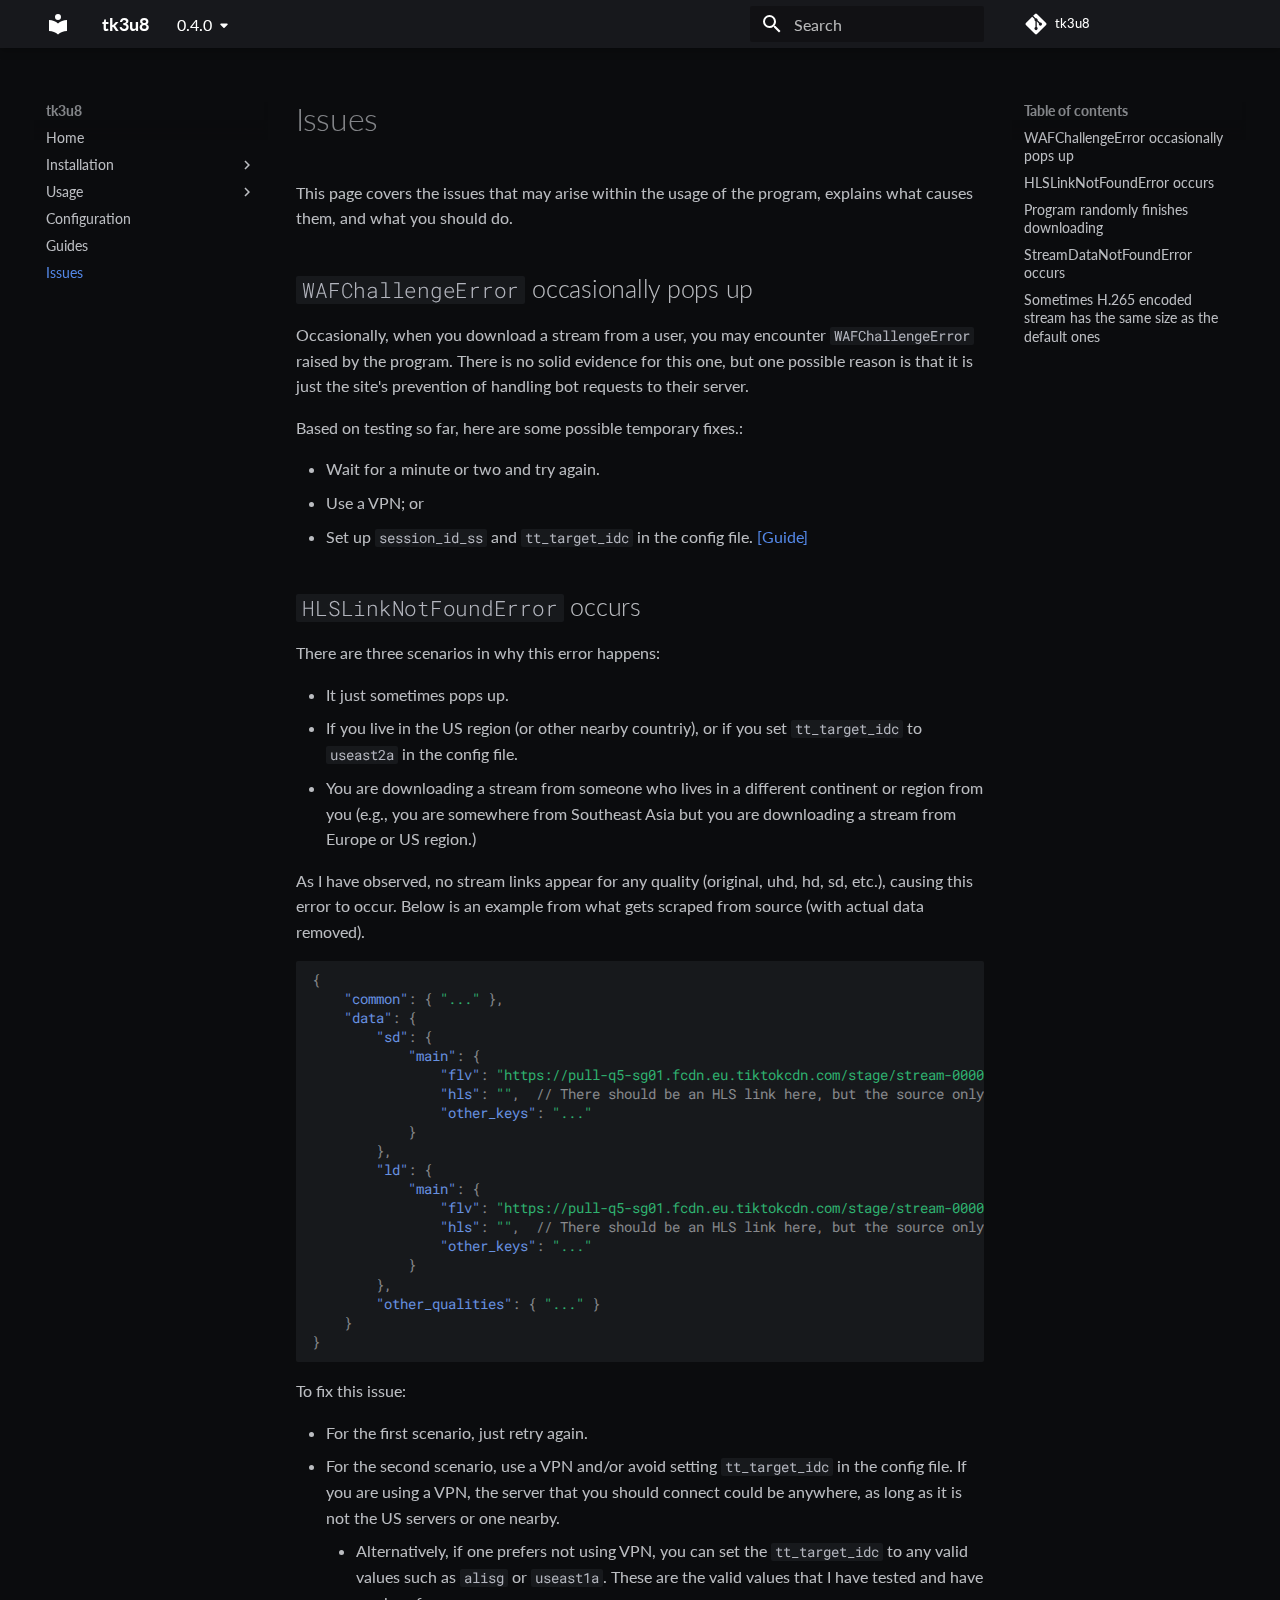
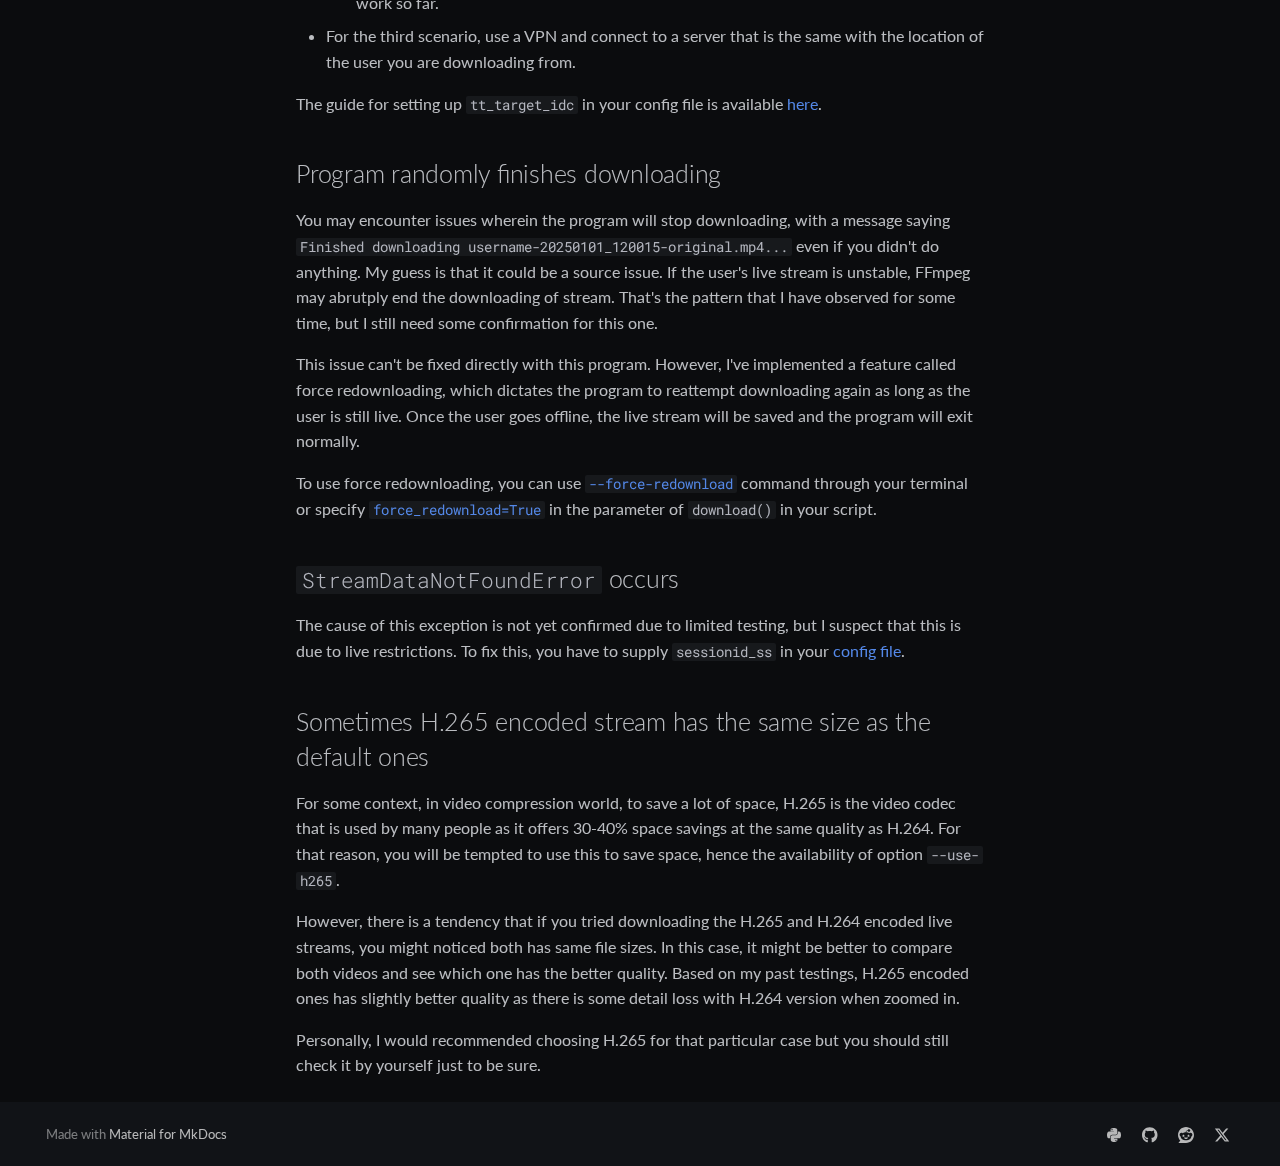
<file: 0.4.0/issues/index.html>
<!doctype html>
<html lang="en" class="no-js">
  <head>
    
      <meta charset="utf-8">
      <meta name="viewport" content="width=device-width,initial-scale=1">
      
      
      
      
        <link rel="prev" href="../guide/">
      
      
      
      <link rel="icon" href="../assets/images/favicon.png">
      <meta name="generator" content="mkdocs-1.6.1, mkdocs-material-9.6.14">
    
    
      
        <title>Issues - tk3u8</title>
      
    
    
      <link rel="stylesheet" href="../assets/stylesheets/main.342714a4.min.css">
      
        
        <link rel="stylesheet" href="../assets/stylesheets/palette.06af60db.min.css">
      
      


    
    
      
    
    
      
        
        
        <link rel="preconnect" href="https://fonts.gstatic.com" crossorigin>
        <link rel="stylesheet" href="https://fonts.googleapis.com/css?family=Lato:300,300i,400,400i,700,700i%7CRoboto+Mono:400,400i,700,700i&display=fallback">
        <style>:root{--md-text-font:"Lato";--md-code-font:"Roboto Mono"}</style>
      
    
    
      <link rel="stylesheet" href="../stylesheets/extra.css">
    
    <script>__md_scope=new URL("..",location),__md_hash=e=>[...e].reduce(((e,_)=>(e<<5)-e+_.charCodeAt(0)),0),__md_get=(e,_=localStorage,t=__md_scope)=>JSON.parse(_.getItem(t.pathname+"."+e)),__md_set=(e,_,t=localStorage,a=__md_scope)=>{try{t.setItem(a.pathname+"."+e,JSON.stringify(_))}catch(e){}}</script>
    
      

    
    
    
  </head>
  
  
    
    
    
    
    
    <body dir="ltr" data-md-color-scheme="slate" data-md-color-primary="indigo" data-md-color-accent="indigo">
  
    
    <input class="md-toggle" data-md-toggle="drawer" type="checkbox" id="__drawer" autocomplete="off">
    <input class="md-toggle" data-md-toggle="search" type="checkbox" id="__search" autocomplete="off">
    <label class="md-overlay" for="__drawer"></label>
    <div data-md-component="skip">
      
        
        <a href="#wafchallengeerror-occasionally-pops-up" class="md-skip">
          Skip to content
        </a>
      
    </div>
    <div data-md-component="announce">
      
    </div>
    
      <div data-md-color-scheme="default" data-md-component="outdated" hidden>
        
      </div>
    
    
      

  

<header class="md-header md-header--shadow" data-md-component="header">
  <nav class="md-header__inner md-grid" aria-label="Header">
    <a href=".." title="tk3u8" class="md-header__button md-logo" aria-label="tk3u8" data-md-component="logo">
      
  
  <svg xmlns="http://www.w3.org/2000/svg" viewBox="0 0 24 24"><path d="M12 8a3 3 0 0 0 3-3 3 3 0 0 0-3-3 3 3 0 0 0-3 3 3 3 0 0 0 3 3m0 3.54C9.64 9.35 6.5 8 3 8v11c3.5 0 6.64 1.35 9 3.54 2.36-2.19 5.5-3.54 9-3.54V8c-3.5 0-6.64 1.35-9 3.54"/></svg>

    </a>
    <label class="md-header__button md-icon" for="__drawer">
      
      <svg xmlns="http://www.w3.org/2000/svg" viewBox="0 0 24 24"><path d="M3 6h18v2H3zm0 5h18v2H3zm0 5h18v2H3z"/></svg>
    </label>
    <div class="md-header__title" data-md-component="header-title">
      <div class="md-header__ellipsis">
        <div class="md-header__topic">
          <span class="md-ellipsis">
            tk3u8
          </span>
        </div>
        <div class="md-header__topic" data-md-component="header-topic">
          <span class="md-ellipsis">
            
              Issues
            
          </span>
        </div>
      </div>
    </div>
    
      
    
    
    
    
      
      
        <label class="md-header__button md-icon" for="__search">
          
          <svg xmlns="http://www.w3.org/2000/svg" viewBox="0 0 24 24"><path d="M9.5 3A6.5 6.5 0 0 1 16 9.5c0 1.61-.59 3.09-1.56 4.23l.27.27h.79l5 5-1.5 1.5-5-5v-.79l-.27-.27A6.52 6.52 0 0 1 9.5 16 6.5 6.5 0 0 1 3 9.5 6.5 6.5 0 0 1 9.5 3m0 2C7 5 5 7 5 9.5S7 14 9.5 14 14 12 14 9.5 12 5 9.5 5"/></svg>
        </label>
        <div class="md-search" data-md-component="search" role="dialog">
  <label class="md-search__overlay" for="__search"></label>
  <div class="md-search__inner" role="search">
    <form class="md-search__form" name="search">
      <input type="text" class="md-search__input" name="query" aria-label="Search" placeholder="Search" autocapitalize="off" autocorrect="off" autocomplete="off" spellcheck="false" data-md-component="search-query" required>
      <label class="md-search__icon md-icon" for="__search">
        
        <svg xmlns="http://www.w3.org/2000/svg" viewBox="0 0 24 24"><path d="M9.5 3A6.5 6.5 0 0 1 16 9.5c0 1.61-.59 3.09-1.56 4.23l.27.27h.79l5 5-1.5 1.5-5-5v-.79l-.27-.27A6.52 6.52 0 0 1 9.5 16 6.5 6.5 0 0 1 3 9.5 6.5 6.5 0 0 1 9.5 3m0 2C7 5 5 7 5 9.5S7 14 9.5 14 14 12 14 9.5 12 5 9.5 5"/></svg>
        
        <svg xmlns="http://www.w3.org/2000/svg" viewBox="0 0 24 24"><path d="M20 11v2H8l5.5 5.5-1.42 1.42L4.16 12l7.92-7.92L13.5 5.5 8 11z"/></svg>
      </label>
      <nav class="md-search__options" aria-label="Search">
        
        <button type="reset" class="md-search__icon md-icon" title="Clear" aria-label="Clear" tabindex="-1">
          
          <svg xmlns="http://www.w3.org/2000/svg" viewBox="0 0 24 24"><path d="M19 6.41 17.59 5 12 10.59 6.41 5 5 6.41 10.59 12 5 17.59 6.41 19 12 13.41 17.59 19 19 17.59 13.41 12z"/></svg>
        </button>
      </nav>
      
    </form>
    <div class="md-search__output">
      <div class="md-search__scrollwrap" tabindex="0" data-md-scrollfix>
        <div class="md-search-result" data-md-component="search-result">
          <div class="md-search-result__meta">
            Initializing search
          </div>
          <ol class="md-search-result__list" role="presentation"></ol>
        </div>
      </div>
    </div>
  </div>
</div>
      
    
    
      <div class="md-header__source">
        <a href="https://github.com/Scoofszlo/tk3u8" title="Go to repository" class="md-source" data-md-component="source">
  <div class="md-source__icon md-icon">
    
    <svg xmlns="http://www.w3.org/2000/svg" viewBox="0 0 448 512"><!--! Font Awesome Free 6.7.2 by @fontawesome - https://fontawesome.com License - https://fontawesome.com/license/free (Icons: CC BY 4.0, Fonts: SIL OFL 1.1, Code: MIT License) Copyright 2024 Fonticons, Inc.--><path d="M439.55 236.05 244 40.45a28.87 28.87 0 0 0-40.81 0l-40.66 40.63 51.52 51.52c27.06-9.14 52.68 16.77 43.39 43.68l49.66 49.66c34.23-11.8 61.18 31 35.47 56.69-26.49 26.49-70.21-2.87-56-37.34L240.22 199v121.85c25.3 12.54 22.26 41.85 9.08 55a34.34 34.34 0 0 1-48.55 0c-17.57-17.6-11.07-46.91 11.25-56v-123c-20.8-8.51-24.6-30.74-18.64-45L142.57 101 8.45 235.14a28.86 28.86 0 0 0 0 40.81l195.61 195.6a28.86 28.86 0 0 0 40.8 0l194.69-194.69a28.86 28.86 0 0 0 0-40.81"/></svg>
  </div>
  <div class="md-source__repository">
    tk3u8
  </div>
</a>
      </div>
    
  </nav>
  
</header>
    
    <div class="md-container" data-md-component="container">
      
      
        
          
        
      
      <main class="md-main" data-md-component="main">
        <div class="md-main__inner md-grid">
          
            
              
              <div class="md-sidebar md-sidebar--primary" data-md-component="sidebar" data-md-type="navigation" >
                <div class="md-sidebar__scrollwrap">
                  <div class="md-sidebar__inner">
                    



<nav class="md-nav md-nav--primary" aria-label="Navigation" data-md-level="0">
  <label class="md-nav__title" for="__drawer">
    <a href=".." title="tk3u8" class="md-nav__button md-logo" aria-label="tk3u8" data-md-component="logo">
      
  
  <svg xmlns="http://www.w3.org/2000/svg" viewBox="0 0 24 24"><path d="M12 8a3 3 0 0 0 3-3 3 3 0 0 0-3-3 3 3 0 0 0-3 3 3 3 0 0 0 3 3m0 3.54C9.64 9.35 6.5 8 3 8v11c3.5 0 6.64 1.35 9 3.54 2.36-2.19 5.5-3.54 9-3.54V8c-3.5 0-6.64 1.35-9 3.54"/></svg>

    </a>
    tk3u8
  </label>
  
    <div class="md-nav__source">
      <a href="https://github.com/Scoofszlo/tk3u8" title="Go to repository" class="md-source" data-md-component="source">
  <div class="md-source__icon md-icon">
    
    <svg xmlns="http://www.w3.org/2000/svg" viewBox="0 0 448 512"><!--! Font Awesome Free 6.7.2 by @fontawesome - https://fontawesome.com License - https://fontawesome.com/license/free (Icons: CC BY 4.0, Fonts: SIL OFL 1.1, Code: MIT License) Copyright 2024 Fonticons, Inc.--><path d="M439.55 236.05 244 40.45a28.87 28.87 0 0 0-40.81 0l-40.66 40.63 51.52 51.52c27.06-9.14 52.68 16.77 43.39 43.68l49.66 49.66c34.23-11.8 61.18 31 35.47 56.69-26.49 26.49-70.21-2.87-56-37.34L240.22 199v121.85c25.3 12.54 22.26 41.85 9.08 55a34.34 34.34 0 0 1-48.55 0c-17.57-17.6-11.07-46.91 11.25-56v-123c-20.8-8.51-24.6-30.74-18.64-45L142.57 101 8.45 235.14a28.86 28.86 0 0 0 0 40.81l195.61 195.6a28.86 28.86 0 0 0 40.8 0l194.69-194.69a28.86 28.86 0 0 0 0-40.81"/></svg>
  </div>
  <div class="md-source__repository">
    tk3u8
  </div>
</a>
    </div>
  
  <ul class="md-nav__list" data-md-scrollfix>
    
      
      
  
  
  
  
    <li class="md-nav__item">
      <a href=".." class="md-nav__link">
        
  
  
  <span class="md-ellipsis">
    Home
    
  </span>
  

      </a>
    </li>
  

    
      
      
  
  
  
  
    
    
      
        
          
        
      
        
      
        
      
        
      
    
    
    
    
    <li class="md-nav__item md-nav__item--nested">
      
        
        
        <input class="md-nav__toggle md-toggle " type="checkbox" id="__nav_2" >
        
          
          <div class="md-nav__link md-nav__container">
            <a href="../installation/" class="md-nav__link ">
              
  
  
  <span class="md-ellipsis">
    Installation
    
  </span>
  

            </a>
            
              
              <label class="md-nav__link " for="__nav_2" id="__nav_2_label" tabindex="0">
                <span class="md-nav__icon md-icon"></span>
              </label>
            
          </div>
        
        <nav class="md-nav" data-md-level="1" aria-labelledby="__nav_2_label" aria-expanded="false">
          <label class="md-nav__title" for="__nav_2">
            <span class="md-nav__icon md-icon"></span>
            Installation
          </label>
          <ul class="md-nav__list" data-md-scrollfix>
            
              
            
              
                
  
  
  
  
    <li class="md-nav__item">
      <a href="../installation/system-wide-installation-via-uv/" class="md-nav__link">
        
  
  
  <span class="md-ellipsis">
    System-wide installation via uv
    
  </span>
  

      </a>
    </li>
  

              
            
              
                
  
  
  
  
    <li class="md-nav__item">
      <a href="../installation/isolated-installation-via-uv/" class="md-nav__link">
        
  
  
  <span class="md-ellipsis">
    Isolated installation via uv
    
  </span>
  

      </a>
    </li>
  

              
            
              
                
  
  
  
  
    <li class="md-nav__item">
      <a href="../installation/system-wide-installation-via-pip/" class="md-nav__link">
        
  
  
  <span class="md-ellipsis">
    System-wide installation via pip
    
  </span>
  

      </a>
    </li>
  

              
            
          </ul>
        </nav>
      
    </li>
  

    
      
      
  
  
  
  
    
    
      
        
          
        
      
        
      
        
      
    
    
    
    
    <li class="md-nav__item md-nav__item--nested">
      
        
        
        <input class="md-nav__toggle md-toggle " type="checkbox" id="__nav_3" >
        
          
          <div class="md-nav__link md-nav__container">
            <a href="../usage/" class="md-nav__link ">
              
  
  
  <span class="md-ellipsis">
    Usage
    
  </span>
  

            </a>
            
              
              <label class="md-nav__link " for="__nav_3" id="__nav_3_label" tabindex="0">
                <span class="md-nav__icon md-icon"></span>
              </label>
            
          </div>
        
        <nav class="md-nav" data-md-level="1" aria-labelledby="__nav_3_label" aria-expanded="false">
          <label class="md-nav__title" for="__nav_3">
            <span class="md-nav__icon md-icon"></span>
            Usage
          </label>
          <ul class="md-nav__list" data-md-scrollfix>
            
              
            
              
                
  
  
  
  
    <li class="md-nav__item">
      <a href="../usage/using-through-terminal/" class="md-nav__link">
        
  
  
  <span class="md-ellipsis">
    Using through terminal
    
  </span>
  

      </a>
    </li>
  

              
            
              
                
  
  
  
  
    <li class="md-nav__item">
      <a href="../usage/using-through-a-script/" class="md-nav__link">
        
  
  
  <span class="md-ellipsis">
    Using through a script
    
  </span>
  

      </a>
    </li>
  

              
            
          </ul>
        </nav>
      
    </li>
  

    
      
      
  
  
  
  
    <li class="md-nav__item">
      <a href="../configuration/" class="md-nav__link">
        
  
  
  <span class="md-ellipsis">
    Configuration
    
  </span>
  

      </a>
    </li>
  

    
      
      
  
  
  
  
    <li class="md-nav__item">
      <a href="../guide/" class="md-nav__link">
        
  
  
  <span class="md-ellipsis">
    Guides
    
  </span>
  

      </a>
    </li>
  

    
      
      
  
  
    
  
  
  
    <li class="md-nav__item md-nav__item--active">
      
      <input class="md-nav__toggle md-toggle" type="checkbox" id="__toc">
      
      
      
        <label class="md-nav__link md-nav__link--active" for="__toc">
          
  
  
  <span class="md-ellipsis">
    Issues
    
  </span>
  

          <span class="md-nav__icon md-icon"></span>
        </label>
      
      <a href="./" class="md-nav__link md-nav__link--active">
        
  
  
  <span class="md-ellipsis">
    Issues
    
  </span>
  

      </a>
      
        

<nav class="md-nav md-nav--secondary" aria-label="Table of contents">
  
  
  
  
    <label class="md-nav__title" for="__toc">
      <span class="md-nav__icon md-icon"></span>
      Table of contents
    </label>
    <ul class="md-nav__list" data-md-component="toc" data-md-scrollfix>
      
        <li class="md-nav__item">
  <a href="#wafchallengeerror-occasionally-pops-up" class="md-nav__link">
    <span class="md-ellipsis">
      WAFChallengeError occasionally pops up
    </span>
  </a>
  
</li>
      
        <li class="md-nav__item">
  <a href="#hlslinknotfounderror-occurs" class="md-nav__link">
    <span class="md-ellipsis">
      HLSLinkNotFoundError occurs
    </span>
  </a>
  
</li>
      
        <li class="md-nav__item">
  <a href="#program-randomly-finishes-downloading" class="md-nav__link">
    <span class="md-ellipsis">
      Program randomly finishes downloading
    </span>
  </a>
  
</li>
      
        <li class="md-nav__item">
  <a href="#streamdatanotfounderror-occurs" class="md-nav__link">
    <span class="md-ellipsis">
      StreamDataNotFoundError occurs
    </span>
  </a>
  
</li>
      
        <li class="md-nav__item">
  <a href="#sometimes-h265-encoded-stream-has-the-same-size-as-the-default-ones" class="md-nav__link">
    <span class="md-ellipsis">
      Sometimes H.265 encoded stream has the same size as the default ones
    </span>
  </a>
  
</li>
      
    </ul>
  
</nav>
      
    </li>
  

    
  </ul>
</nav>
                  </div>
                </div>
              </div>
            
            
              
              <div class="md-sidebar md-sidebar--secondary" data-md-component="sidebar" data-md-type="toc" >
                <div class="md-sidebar__scrollwrap">
                  <div class="md-sidebar__inner">
                    

<nav class="md-nav md-nav--secondary" aria-label="Table of contents">
  
  
  
  
    <label class="md-nav__title" for="__toc">
      <span class="md-nav__icon md-icon"></span>
      Table of contents
    </label>
    <ul class="md-nav__list" data-md-component="toc" data-md-scrollfix>
      
        <li class="md-nav__item">
  <a href="#wafchallengeerror-occasionally-pops-up" class="md-nav__link">
    <span class="md-ellipsis">
      WAFChallengeError occasionally pops up
    </span>
  </a>
  
</li>
      
        <li class="md-nav__item">
  <a href="#hlslinknotfounderror-occurs" class="md-nav__link">
    <span class="md-ellipsis">
      HLSLinkNotFoundError occurs
    </span>
  </a>
  
</li>
      
        <li class="md-nav__item">
  <a href="#program-randomly-finishes-downloading" class="md-nav__link">
    <span class="md-ellipsis">
      Program randomly finishes downloading
    </span>
  </a>
  
</li>
      
        <li class="md-nav__item">
  <a href="#streamdatanotfounderror-occurs" class="md-nav__link">
    <span class="md-ellipsis">
      StreamDataNotFoundError occurs
    </span>
  </a>
  
</li>
      
        <li class="md-nav__item">
  <a href="#sometimes-h265-encoded-stream-has-the-same-size-as-the-default-ones" class="md-nav__link">
    <span class="md-ellipsis">
      Sometimes H.265 encoded stream has the same size as the default ones
    </span>
  </a>
  
</li>
      
    </ul>
  
</nav>
                  </div>
                </div>
              </div>
            
          
          
            <div class="md-content" data-md-component="content">
              <article class="md-content__inner md-typeset">
                
                  


  
  


  <h1>Issues</h1>

<p>This page covers the issues that may arise within the usage of the program, explains what causes them, and what you should do.</p>
<h2 id="wafchallengeerror-occasionally-pops-up"><code>WAFChallengeError</code> occasionally pops up</h2>
<p>Occasionally, when you download a stream from a user, you may encounter <code>WAFChallengeError</code> raised by the program. There is no solid evidence for this one, but one possible reason is that it is just the site's prevention of handling bot requests to their server.</p>
<p>Based on testing so far, here are some possible temporary fixes.:</p>
<ul>
<li>Wait for a minute or two and try again.</li>
<li>Use a VPN; or</li>
<li>Set up <code>session_id_ss</code> and <code>tt_target_idc</code> in the config file. <a href="../guide/#grabbing-and-setting-up-sessionid_ss-andor-tt_target_idc">[Guide]</a></li>
</ul>
<h2 id="hlslinknotfounderror-occurs"><code>HLSLinkNotFoundError</code> occurs</h2>
<p>There are three scenarios in why this error happens:</p>
<ul>
<li>It just sometimes pops up.</li>
<li>If you live in the US region (or other nearby countriy), or if you set <code>tt_target_idc</code> to <code>useast2a</code> in the config file.</li>
<li>You are downloading a stream from someone who lives in a different continent or region from you (e.g., you are somewhere from Southeast Asia but you are downloading a stream from Europe or US region.)</li>
</ul>
<p>As I have observed, no stream links appear for any quality (original, uhd, hd, sd, etc.), causing this error to occur. Below is an example from what gets scraped from source (with actual data removed).</p>
<div class="highlight"><pre><span></span><code><span class="p">{</span>
<span class="w">    </span><span class="nt">&quot;common&quot;</span><span class="p">:</span><span class="w"> </span><span class="p">{</span><span class="w"> </span><span class="s2">&quot;...&quot;</span><span class="w"> </span><span class="p">},</span>
<span class="w">    </span><span class="nt">&quot;data&quot;</span><span class="p">:</span><span class="w"> </span><span class="p">{</span>
<span class="w">        </span><span class="nt">&quot;sd&quot;</span><span class="p">:</span><span class="w"> </span><span class="p">{</span>
<span class="w">            </span><span class="nt">&quot;main&quot;</span><span class="p">:</span><span class="w"> </span><span class="p">{</span>
<span class="w">                </span><span class="nt">&quot;flv&quot;</span><span class="p">:</span><span class="w"> </span><span class="s2">&quot;https://pull-q5-sg01.fcdn.eu.tiktokcdn.com/stage/stream-0000000000000000000_sd.flv?expire=0000000000&amp;sign=00000000000000000000000000000000&quot;</span><span class="p">,</span>
<span class="w">                </span><span class="nt">&quot;hls&quot;</span><span class="p">:</span><span class="w"> </span><span class="s2">&quot;&quot;</span><span class="p">,</span><span class="w">  </span><span class="c1">// There should be an HLS link here, but the source only provides an empty string.</span>
<span class="w">                </span><span class="nt">&quot;other_keys&quot;</span><span class="p">:</span><span class="w"> </span><span class="s2">&quot;...&quot;</span>
<span class="w">            </span><span class="p">}</span>
<span class="w">        </span><span class="p">},</span>
<span class="w">        </span><span class="nt">&quot;ld&quot;</span><span class="p">:</span><span class="w"> </span><span class="p">{</span>
<span class="w">            </span><span class="nt">&quot;main&quot;</span><span class="p">:</span><span class="w"> </span><span class="p">{</span>
<span class="w">                </span><span class="nt">&quot;flv&quot;</span><span class="p">:</span><span class="w"> </span><span class="s2">&quot;https://pull-q5-sg01.fcdn.eu.tiktokcdn.com/stage/stream-0000000000000000000_sd.flv?expire=0000000000&amp;sign=00000000000000000000000000000000&quot;</span><span class="p">,</span>
<span class="w">                </span><span class="nt">&quot;hls&quot;</span><span class="p">:</span><span class="w"> </span><span class="s2">&quot;&quot;</span><span class="p">,</span><span class="w">  </span><span class="c1">// There should be an HLS link here, but the source only provides an empty string.</span>
<span class="w">                </span><span class="nt">&quot;other_keys&quot;</span><span class="p">:</span><span class="w"> </span><span class="s2">&quot;...&quot;</span>
<span class="w">            </span><span class="p">}</span>
<span class="w">        </span><span class="p">},</span>
<span class="w">        </span><span class="nt">&quot;other_qualities&quot;</span><span class="p">:</span><span class="w"> </span><span class="p">{</span><span class="w"> </span><span class="s2">&quot;...&quot;</span><span class="w"> </span><span class="p">}</span>
<span class="w">    </span><span class="p">}</span>
<span class="p">}</span>
</code></pre></div>
<p>To fix this issue:</p>
<ul>
<li>For the first scenario, just retry again.</li>
<li>For the second scenario, use a VPN and/or avoid setting <code>tt_target_idc</code> in the config file. If you are using a VPN, the server that you should connect could be anywhere, as long as it is not the US servers or one nearby.<ul>
<li>Alternatively, if one prefers not using VPN, you can set the <code>tt_target_idc</code> to any valid values such as <code>alisg</code> or <code>useast1a</code>. These are the valid values that I have tested and have work so far.</li>
</ul>
</li>
<li>For the third scenario, use a VPN and connect to a server that is the same with the location of the user you are downloading from. </li>
</ul>
<p>The guide for setting up <code>tt_target_idc</code> in your config file is available <a href="../guide/#grabbing-and-setting-up-sessionid_ss-andor-tt_target_idc">here</a>.</p>
<h2 id="program-randomly-finishes-downloading">Program randomly finishes downloading</h2>
<p>You may encounter issues wherein the program will stop downloading, with a message saying <code>Finished downloading username-20250101_120015-original.mp4...</code> even if you didn't do anything. My guess is that it could be a source issue. If the user's live stream is unstable, FFmpeg may abrutply end the downloading of stream. That's the pattern that I have observed for some time, but I still need some confirmation for this one. </p>
<p>This issue can't be fixed directly with this program. However, I've implemented a feature called force redownloading, which dictates the program to reattempt downloading again as long as the user is still live. Once the user goes offline, the live stream will be saved and the program will exit normally.</p>
<p>To use force redownloading, you can use <a href="../usage/using-through-terminal/#force-redownloading"><code>--force-redownload</code></a> command through your terminal or specify <a href="../usage/using-through-a-script/#force-redownloading"><code>force_redownload=True</code></a> in the parameter of <code>download()</code> in your script.</p>
<h2 id="streamdatanotfounderror-occurs"><code>StreamDataNotFoundError</code> occurs</h2>
<p>The cause of this exception is not yet confirmed due to limited testing, but I suspect that this is due to live restrictions. To fix this, you have to supply <code>sessionid_ss</code> in your <a href="../guide/#grabbing-and-setting-up-sessionid_ss-andor-tt_target_idc">config file</a>.</p>
<h2 id="sometimes-h265-encoded-stream-has-the-same-size-as-the-default-ones">Sometimes H.265 encoded stream has the same size as the default ones</h2>
<p>For some context, in video compression world, to save a lot of space, H.265 is the video codec that is used by many people as it offers 30-40% space savings at the same quality as H.264. For that reason, you will be tempted to use this to save space, hence the availability of option <code>--use-h265</code>.</p>
<p>However, there is a tendency that if you tried downloading the H.265 and H.264 encoded live streams, you might noticed both has same file sizes. In this case, it might be better to compare both videos and see which one has the better quality. Based on my past testings, H.265 encoded ones has slightly better quality as there is some detail loss with H.264 version when zoomed in.</p>
<p>Personally, I would recommended choosing H.265 for that particular case but you should still check it by yourself just to be sure.</p>












                
              </article>
            </div>
          
          
<script>var target=document.getElementById(location.hash.slice(1));target&&target.name&&(target.checked=target.name.startsWith("__tabbed_"))</script>
        </div>
        
      </main>
      
        <footer class="md-footer">
  
  <div class="md-footer-meta md-typeset">
    <div class="md-footer-meta__inner md-grid">
      <div class="md-copyright">
  
  
    Made with
    <a href="https://squidfunk.github.io/mkdocs-material/" target="_blank" rel="noopener">
      Material for MkDocs
    </a>
  
</div>
      
        <div class="md-social">
  
    
    
    
    
      
      
    
    <a href="https://pypi.org/project/tk3u8/" target="_blank" rel="noopener" title="pypi.org" class="md-social__link">
      <svg xmlns="http://www.w3.org/2000/svg" viewBox="0 0 448 512"><!--! Font Awesome Free 6.7.2 by @fontawesome - https://fontawesome.com License - https://fontawesome.com/license/free (Icons: CC BY 4.0, Fonts: SIL OFL 1.1, Code: MIT License) Copyright 2024 Fonticons, Inc.--><path d="M439.8 200.5c-7.7-30.9-22.3-54.2-53.4-54.2h-40.1v47.4c0 36.8-31.2 67.8-66.8 67.8H172.7c-29.2 0-53.4 25-53.4 54.3v101.8c0 29 25.2 46 53.4 54.3 33.8 9.9 66.3 11.7 106.8 0 26.9-7.8 53.4-23.5 53.4-54.3v-40.7H226.2v-13.6h160.2c31.1 0 42.6-21.7 53.4-54.2 11.2-33.5 10.7-65.7 0-108.6M286.2 404c11.1 0 20.1 9.1 20.1 20.3 0 11.3-9 20.4-20.1 20.4-11 0-20.1-9.2-20.1-20.4.1-11.3 9.1-20.3 20.1-20.3M167.8 248.1h106.8c29.7 0 53.4-24.5 53.4-54.3V91.9c0-29-24.4-50.7-53.4-55.6-35.8-5.9-74.7-5.6-106.8.1-45.2 8-53.4 24.7-53.4 55.6v40.7h106.9v13.6h-147c-31.1 0-58.3 18.7-66.8 54.2-9.8 40.7-10.2 66.1 0 108.6 7.6 31.6 25.7 54.2 56.8 54.2H101v-48.8c0-35.3 30.5-66.4 66.8-66.4m-6.7-142.6c-11.1 0-20.1-9.1-20.1-20.3.1-11.3 9-20.4 20.1-20.4 11 0 20.1 9.2 20.1 20.4s-9 20.3-20.1 20.3"/></svg>
    </a>
  
    
    
    
    
      
      
    
    <a href="https://github.com/Scoofszlo/" target="_blank" rel="noopener" title="github.com" class="md-social__link">
      <svg xmlns="http://www.w3.org/2000/svg" viewBox="0 0 496 512"><!--! Font Awesome Free 6.7.2 by @fontawesome - https://fontawesome.com License - https://fontawesome.com/license/free (Icons: CC BY 4.0, Fonts: SIL OFL 1.1, Code: MIT License) Copyright 2024 Fonticons, Inc.--><path d="M165.9 397.4c0 2-2.3 3.6-5.2 3.6-3.3.3-5.6-1.3-5.6-3.6 0-2 2.3-3.6 5.2-3.6 3-.3 5.6 1.3 5.6 3.6m-31.1-4.5c-.7 2 1.3 4.3 4.3 4.9 2.6 1 5.6 0 6.2-2s-1.3-4.3-4.3-5.2c-2.6-.7-5.5.3-6.2 2.3m44.2-1.7c-2.9.7-4.9 2.6-4.6 4.9.3 2 2.9 3.3 5.9 2.6 2.9-.7 4.9-2.6 4.6-4.6-.3-1.9-3-3.2-5.9-2.9M244.8 8C106.1 8 0 113.3 0 252c0 110.9 69.8 205.8 169.5 239.2 12.8 2.3 17.3-5.6 17.3-12.1 0-6.2-.3-40.4-.3-61.4 0 0-70 15-84.7-29.8 0 0-11.4-29.1-27.8-36.6 0 0-22.9-15.7 1.6-15.4 0 0 24.9 2 38.6 25.8 21.9 38.6 58.6 27.5 72.9 20.9 2.3-16 8.8-27.1 16-33.7-55.9-6.2-112.3-14.3-112.3-110.5 0-27.5 7.6-41.3 23.6-58.9-2.6-6.5-11.1-33.3 2.6-67.9 20.9-6.5 69 27 69 27 20-5.6 41.5-8.5 62.8-8.5s42.8 2.9 62.8 8.5c0 0 48.1-33.6 69-27 13.7 34.7 5.2 61.4 2.6 67.9 16 17.7 25.8 31.5 25.8 58.9 0 96.5-58.9 104.2-114.8 110.5 9.2 7.9 17 22.9 17 46.4 0 33.7-.3 75.4-.3 83.6 0 6.5 4.6 14.4 17.3 12.1C428.2 457.8 496 362.9 496 252 496 113.3 383.5 8 244.8 8M97.2 352.9c-1.3 1-1 3.3.7 5.2 1.6 1.6 3.9 2.3 5.2 1 1.3-1 1-3.3-.7-5.2-1.6-1.6-3.9-2.3-5.2-1m-10.8-8.1c-.7 1.3.3 2.9 2.3 3.9 1.6 1 3.6.7 4.3-.7.7-1.3-.3-2.9-2.3-3.9-2-.6-3.6-.3-4.3.7m32.4 35.6c-1.6 1.3-1 4.3 1.3 6.2 2.3 2.3 5.2 2.6 6.5 1 1.3-1.3.7-4.3-1.3-6.2-2.2-2.3-5.2-2.6-6.5-1m-11.4-14.7c-1.6 1-1.6 3.6 0 5.9s4.3 3.3 5.6 2.3c1.6-1.3 1.6-3.9 0-6.2-1.4-2.3-4-3.3-5.6-2"/></svg>
    </a>
  
    
    
    
    
      
      
    
    <a href="https://www.reddit.com/user/Scoofszlo/" target="_blank" rel="noopener" title="www.reddit.com" class="md-social__link">
      <svg xmlns="http://www.w3.org/2000/svg" viewBox="0 0 512 512"><!--! Font Awesome Free 6.7.2 by @fontawesome - https://fontawesome.com License - https://fontawesome.com/license/free (Icons: CC BY 4.0, Fonts: SIL OFL 1.1, Code: MIT License) Copyright 2024 Fonticons, Inc.--><path d="M0 256C0 114.6 114.6 0 256 0s256 114.6 256 256-114.6 256-256 256H37.1c-13.7 0-20.5-16.5-10.9-26.2L75 437C28.7 390.7 0 326.7 0 256m349.6-102.4c23.6 0 42.7-19.1 42.7-42.7s-19.1-42.7-42.7-42.7c-20.6 0-37.8 14.6-41.8 34-34.5 3.7-61.4 33-61.4 68.4v.2c-37.5 1.6-71.8 12.3-99 29.1-10.1-7.8-22.8-12.5-36.5-12.5-33 0-59.8 26.8-59.8 59.8 0 24 14.1 44.6 34.4 54.1 2 69.4 77.6 125.2 170.6 125.2s168.7-55.9 170.6-125.3c20.2-9.6 34.1-30.2 34.1-54 0-33-26.8-59.8-59.8-59.8-13.7 0-26.3 4.6-36.4 12.4-27.4-17-62.1-27.7-100-29.1v-.2c0-25.4 18.9-46.5 43.4-49.9 4.4 18.8 21.3 32.8 41.5 32.8zm-172.5 93.3c16.7 0 29.5 17.6 28.5 39.3s-13.5 29.6-30.3 29.6-31.4-8.8-30.4-30.5S160.3 247 177 247zm190.1 38.3c1 21.7-13.7 30.5-30.4 30.5s-29.3-7.9-30.3-29.6 11.8-39.3 28.5-39.3 31.2 16.6 32.1 38.3zm-48.1 56.7c-10.3 24.6-34.6 41.9-63 41.9s-52.7-17.3-63-41.9c-1.2-2.9.8-6.2 3.9-6.5 18.4-1.9 38.3-2.9 59.1-2.9s40.7 1 59.1 2.9c3.1.3 5.1 3.6 3.9 6.5"/></svg>
    </a>
  
    
    
    
    
      
      
    
    <a href="https://x.com/Scoofszlo/" target="_blank" rel="noopener" title="x.com" class="md-social__link">
      <svg xmlns="http://www.w3.org/2000/svg" viewBox="0 0 512 512"><!--! Font Awesome Free 6.7.2 by @fontawesome - https://fontawesome.com License - https://fontawesome.com/license/free (Icons: CC BY 4.0, Fonts: SIL OFL 1.1, Code: MIT License) Copyright 2024 Fonticons, Inc.--><path d="M389.2 48h70.6L305.6 224.2 487 464H345L233.7 318.6 106.5 464H35.8l164.9-188.5L26.8 48h145.6l100.5 132.9zm-24.8 373.8h39.1L151.1 88h-42z"/></svg>
    </a>
  
</div>
      
    </div>
  </div>
</footer>
      
    </div>
    <div class="md-dialog" data-md-component="dialog">
      <div class="md-dialog__inner md-typeset"></div>
    </div>
    
      <div class="md-progress" data-md-component="progress" role="progressbar"></div>
    
    
    
      
      <script id="__config" type="application/json">{"base": "..", "features": ["navigation.indexes", "navigation.instant", "navigation.instant.progress"], "search": "../assets/javascripts/workers/search.d50fe291.min.js", "tags": null, "translations": {"clipboard.copied": "Copied to clipboard", "clipboard.copy": "Copy to clipboard", "search.result.more.one": "1 more on this page", "search.result.more.other": "# more on this page", "search.result.none": "No matching documents", "search.result.one": "1 matching document", "search.result.other": "# matching documents", "search.result.placeholder": "Type to start searching", "search.result.term.missing": "Missing", "select.version": "Select version"}, "version": {"provider": "mike"}}</script>
    
    
      <script src="../assets/javascripts/bundle.13a4f30d.min.js"></script>
      
    
  </body>
</html>
</file>
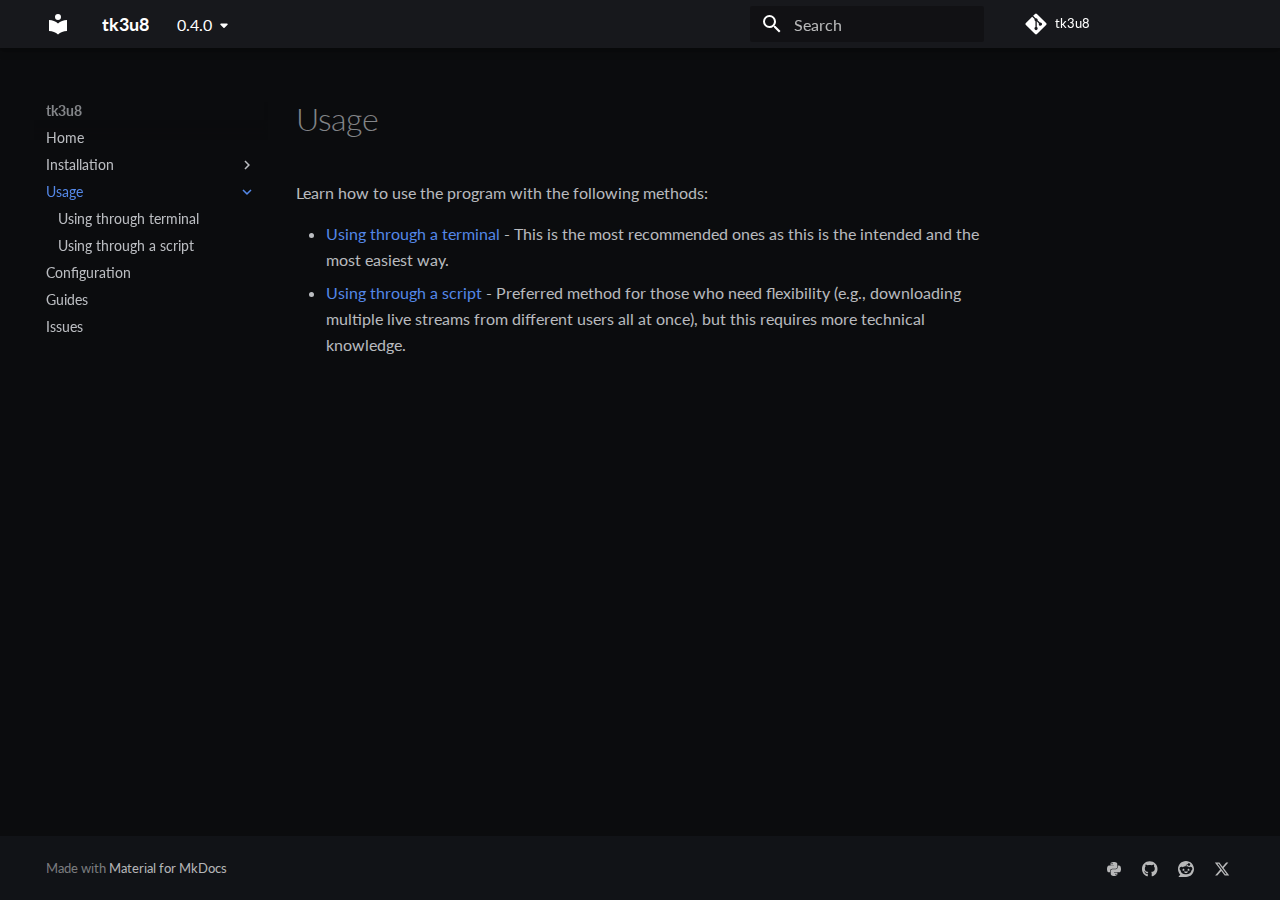
<file: 0.4.0/usage/index.html>
<!doctype html>
<html lang="en" class="no-js">
  <head>
    
      <meta charset="utf-8">
      <meta name="viewport" content="width=device-width,initial-scale=1">
      
      
      
      
        <link rel="prev" href="../installation/system-wide-installation-via-pip/">
      
      
        <link rel="next" href="using-through-terminal/">
      
      
      <link rel="icon" href="../assets/images/favicon.png">
      <meta name="generator" content="mkdocs-1.6.1, mkdocs-material-9.6.14">
    
    
      
        <title>Usage - tk3u8</title>
      
    
    
      <link rel="stylesheet" href="../assets/stylesheets/main.342714a4.min.css">
      
        
        <link rel="stylesheet" href="../assets/stylesheets/palette.06af60db.min.css">
      
      


    
    
      
    
    
      
        
        
        <link rel="preconnect" href="https://fonts.gstatic.com" crossorigin>
        <link rel="stylesheet" href="https://fonts.googleapis.com/css?family=Lato:300,300i,400,400i,700,700i%7CRoboto+Mono:400,400i,700,700i&display=fallback">
        <style>:root{--md-text-font:"Lato";--md-code-font:"Roboto Mono"}</style>
      
    
    
      <link rel="stylesheet" href="../stylesheets/extra.css">
    
    <script>__md_scope=new URL("..",location),__md_hash=e=>[...e].reduce(((e,_)=>(e<<5)-e+_.charCodeAt(0)),0),__md_get=(e,_=localStorage,t=__md_scope)=>JSON.parse(_.getItem(t.pathname+"."+e)),__md_set=(e,_,t=localStorage,a=__md_scope)=>{try{t.setItem(a.pathname+"."+e,JSON.stringify(_))}catch(e){}}</script>
    
      

    
    
    
  </head>
  
  
    
    
    
    
    
    <body dir="ltr" data-md-color-scheme="slate" data-md-color-primary="indigo" data-md-color-accent="indigo">
  
    
    <input class="md-toggle" data-md-toggle="drawer" type="checkbox" id="__drawer" autocomplete="off">
    <input class="md-toggle" data-md-toggle="search" type="checkbox" id="__search" autocomplete="off">
    <label class="md-overlay" for="__drawer"></label>
    <div data-md-component="skip">
      
    </div>
    <div data-md-component="announce">
      
    </div>
    
      <div data-md-color-scheme="default" data-md-component="outdated" hidden>
        
      </div>
    
    
      

  

<header class="md-header md-header--shadow" data-md-component="header">
  <nav class="md-header__inner md-grid" aria-label="Header">
    <a href=".." title="tk3u8" class="md-header__button md-logo" aria-label="tk3u8" data-md-component="logo">
      
  
  <svg xmlns="http://www.w3.org/2000/svg" viewBox="0 0 24 24"><path d="M12 8a3 3 0 0 0 3-3 3 3 0 0 0-3-3 3 3 0 0 0-3 3 3 3 0 0 0 3 3m0 3.54C9.64 9.35 6.5 8 3 8v11c3.5 0 6.64 1.35 9 3.54 2.36-2.19 5.5-3.54 9-3.54V8c-3.5 0-6.64 1.35-9 3.54"/></svg>

    </a>
    <label class="md-header__button md-icon" for="__drawer">
      
      <svg xmlns="http://www.w3.org/2000/svg" viewBox="0 0 24 24"><path d="M3 6h18v2H3zm0 5h18v2H3zm0 5h18v2H3z"/></svg>
    </label>
    <div class="md-header__title" data-md-component="header-title">
      <div class="md-header__ellipsis">
        <div class="md-header__topic">
          <span class="md-ellipsis">
            tk3u8
          </span>
        </div>
        <div class="md-header__topic" data-md-component="header-topic">
          <span class="md-ellipsis">
            
              Usage
            
          </span>
        </div>
      </div>
    </div>
    
      
    
    
    
    
      
      
        <label class="md-header__button md-icon" for="__search">
          
          <svg xmlns="http://www.w3.org/2000/svg" viewBox="0 0 24 24"><path d="M9.5 3A6.5 6.5 0 0 1 16 9.5c0 1.61-.59 3.09-1.56 4.23l.27.27h.79l5 5-1.5 1.5-5-5v-.79l-.27-.27A6.52 6.52 0 0 1 9.5 16 6.5 6.5 0 0 1 3 9.5 6.5 6.5 0 0 1 9.5 3m0 2C7 5 5 7 5 9.5S7 14 9.5 14 14 12 14 9.5 12 5 9.5 5"/></svg>
        </label>
        <div class="md-search" data-md-component="search" role="dialog">
  <label class="md-search__overlay" for="__search"></label>
  <div class="md-search__inner" role="search">
    <form class="md-search__form" name="search">
      <input type="text" class="md-search__input" name="query" aria-label="Search" placeholder="Search" autocapitalize="off" autocorrect="off" autocomplete="off" spellcheck="false" data-md-component="search-query" required>
      <label class="md-search__icon md-icon" for="__search">
        
        <svg xmlns="http://www.w3.org/2000/svg" viewBox="0 0 24 24"><path d="M9.5 3A6.5 6.5 0 0 1 16 9.5c0 1.61-.59 3.09-1.56 4.23l.27.27h.79l5 5-1.5 1.5-5-5v-.79l-.27-.27A6.52 6.52 0 0 1 9.5 16 6.5 6.5 0 0 1 3 9.5 6.5 6.5 0 0 1 9.5 3m0 2C7 5 5 7 5 9.5S7 14 9.5 14 14 12 14 9.5 12 5 9.5 5"/></svg>
        
        <svg xmlns="http://www.w3.org/2000/svg" viewBox="0 0 24 24"><path d="M20 11v2H8l5.5 5.5-1.42 1.42L4.16 12l7.92-7.92L13.5 5.5 8 11z"/></svg>
      </label>
      <nav class="md-search__options" aria-label="Search">
        
        <button type="reset" class="md-search__icon md-icon" title="Clear" aria-label="Clear" tabindex="-1">
          
          <svg xmlns="http://www.w3.org/2000/svg" viewBox="0 0 24 24"><path d="M19 6.41 17.59 5 12 10.59 6.41 5 5 6.41 10.59 12 5 17.59 6.41 19 12 13.41 17.59 19 19 17.59 13.41 12z"/></svg>
        </button>
      </nav>
      
    </form>
    <div class="md-search__output">
      <div class="md-search__scrollwrap" tabindex="0" data-md-scrollfix>
        <div class="md-search-result" data-md-component="search-result">
          <div class="md-search-result__meta">
            Initializing search
          </div>
          <ol class="md-search-result__list" role="presentation"></ol>
        </div>
      </div>
    </div>
  </div>
</div>
      
    
    
      <div class="md-header__source">
        <a href="https://github.com/Scoofszlo/tk3u8" title="Go to repository" class="md-source" data-md-component="source">
  <div class="md-source__icon md-icon">
    
    <svg xmlns="http://www.w3.org/2000/svg" viewBox="0 0 448 512"><!--! Font Awesome Free 6.7.2 by @fontawesome - https://fontawesome.com License - https://fontawesome.com/license/free (Icons: CC BY 4.0, Fonts: SIL OFL 1.1, Code: MIT License) Copyright 2024 Fonticons, Inc.--><path d="M439.55 236.05 244 40.45a28.87 28.87 0 0 0-40.81 0l-40.66 40.63 51.52 51.52c27.06-9.14 52.68 16.77 43.39 43.68l49.66 49.66c34.23-11.8 61.18 31 35.47 56.69-26.49 26.49-70.21-2.87-56-37.34L240.22 199v121.85c25.3 12.54 22.26 41.85 9.08 55a34.34 34.34 0 0 1-48.55 0c-17.57-17.6-11.07-46.91 11.25-56v-123c-20.8-8.51-24.6-30.74-18.64-45L142.57 101 8.45 235.14a28.86 28.86 0 0 0 0 40.81l195.61 195.6a28.86 28.86 0 0 0 40.8 0l194.69-194.69a28.86 28.86 0 0 0 0-40.81"/></svg>
  </div>
  <div class="md-source__repository">
    tk3u8
  </div>
</a>
      </div>
    
  </nav>
  
</header>
    
    <div class="md-container" data-md-component="container">
      
      
        
          
        
      
      <main class="md-main" data-md-component="main">
        <div class="md-main__inner md-grid">
          
            
              
              <div class="md-sidebar md-sidebar--primary" data-md-component="sidebar" data-md-type="navigation" >
                <div class="md-sidebar__scrollwrap">
                  <div class="md-sidebar__inner">
                    



<nav class="md-nav md-nav--primary" aria-label="Navigation" data-md-level="0">
  <label class="md-nav__title" for="__drawer">
    <a href=".." title="tk3u8" class="md-nav__button md-logo" aria-label="tk3u8" data-md-component="logo">
      
  
  <svg xmlns="http://www.w3.org/2000/svg" viewBox="0 0 24 24"><path d="M12 8a3 3 0 0 0 3-3 3 3 0 0 0-3-3 3 3 0 0 0-3 3 3 3 0 0 0 3 3m0 3.54C9.64 9.35 6.5 8 3 8v11c3.5 0 6.64 1.35 9 3.54 2.36-2.19 5.5-3.54 9-3.54V8c-3.5 0-6.64 1.35-9 3.54"/></svg>

    </a>
    tk3u8
  </label>
  
    <div class="md-nav__source">
      <a href="https://github.com/Scoofszlo/tk3u8" title="Go to repository" class="md-source" data-md-component="source">
  <div class="md-source__icon md-icon">
    
    <svg xmlns="http://www.w3.org/2000/svg" viewBox="0 0 448 512"><!--! Font Awesome Free 6.7.2 by @fontawesome - https://fontawesome.com License - https://fontawesome.com/license/free (Icons: CC BY 4.0, Fonts: SIL OFL 1.1, Code: MIT License) Copyright 2024 Fonticons, Inc.--><path d="M439.55 236.05 244 40.45a28.87 28.87 0 0 0-40.81 0l-40.66 40.63 51.52 51.52c27.06-9.14 52.68 16.77 43.39 43.68l49.66 49.66c34.23-11.8 61.18 31 35.47 56.69-26.49 26.49-70.21-2.87-56-37.34L240.22 199v121.85c25.3 12.54 22.26 41.85 9.08 55a34.34 34.34 0 0 1-48.55 0c-17.57-17.6-11.07-46.91 11.25-56v-123c-20.8-8.51-24.6-30.74-18.64-45L142.57 101 8.45 235.14a28.86 28.86 0 0 0 0 40.81l195.61 195.6a28.86 28.86 0 0 0 40.8 0l194.69-194.69a28.86 28.86 0 0 0 0-40.81"/></svg>
  </div>
  <div class="md-source__repository">
    tk3u8
  </div>
</a>
    </div>
  
  <ul class="md-nav__list" data-md-scrollfix>
    
      
      
  
  
  
  
    <li class="md-nav__item">
      <a href=".." class="md-nav__link">
        
  
  
  <span class="md-ellipsis">
    Home
    
  </span>
  

      </a>
    </li>
  

    
      
      
  
  
  
  
    
    
      
        
          
        
      
        
      
        
      
        
      
    
    
    
    
    <li class="md-nav__item md-nav__item--nested">
      
        
        
        <input class="md-nav__toggle md-toggle " type="checkbox" id="__nav_2" >
        
          
          <div class="md-nav__link md-nav__container">
            <a href="../installation/" class="md-nav__link ">
              
  
  
  <span class="md-ellipsis">
    Installation
    
  </span>
  

            </a>
            
              
              <label class="md-nav__link " for="__nav_2" id="__nav_2_label" tabindex="0">
                <span class="md-nav__icon md-icon"></span>
              </label>
            
          </div>
        
        <nav class="md-nav" data-md-level="1" aria-labelledby="__nav_2_label" aria-expanded="false">
          <label class="md-nav__title" for="__nav_2">
            <span class="md-nav__icon md-icon"></span>
            Installation
          </label>
          <ul class="md-nav__list" data-md-scrollfix>
            
              
            
              
                
  
  
  
  
    <li class="md-nav__item">
      <a href="../installation/system-wide-installation-via-uv/" class="md-nav__link">
        
  
  
  <span class="md-ellipsis">
    System-wide installation via uv
    
  </span>
  

      </a>
    </li>
  

              
            
              
                
  
  
  
  
    <li class="md-nav__item">
      <a href="../installation/isolated-installation-via-uv/" class="md-nav__link">
        
  
  
  <span class="md-ellipsis">
    Isolated installation via uv
    
  </span>
  

      </a>
    </li>
  

              
            
              
                
  
  
  
  
    <li class="md-nav__item">
      <a href="../installation/system-wide-installation-via-pip/" class="md-nav__link">
        
  
  
  <span class="md-ellipsis">
    System-wide installation via pip
    
  </span>
  

      </a>
    </li>
  

              
            
          </ul>
        </nav>
      
    </li>
  

    
      
      
  
  
    
  
  
  
    
    
      
        
          
        
      
        
      
        
      
    
    
    
    
    <li class="md-nav__item md-nav__item--active md-nav__item--nested">
      
        
        
        <input class="md-nav__toggle md-toggle " type="checkbox" id="__nav_3" checked>
        
          
          <div class="md-nav__link md-nav__container">
            <a href="./" class="md-nav__link md-nav__link--active">
              
  
  
  <span class="md-ellipsis">
    Usage
    
  </span>
  

            </a>
            
              
              <label class="md-nav__link md-nav__link--active" for="__nav_3" id="__nav_3_label" tabindex="0">
                <span class="md-nav__icon md-icon"></span>
              </label>
            
          </div>
        
        <nav class="md-nav" data-md-level="1" aria-labelledby="__nav_3_label" aria-expanded="true">
          <label class="md-nav__title" for="__nav_3">
            <span class="md-nav__icon md-icon"></span>
            Usage
          </label>
          <ul class="md-nav__list" data-md-scrollfix>
            
              
            
              
                
  
  
  
  
    <li class="md-nav__item">
      <a href="using-through-terminal/" class="md-nav__link">
        
  
  
  <span class="md-ellipsis">
    Using through terminal
    
  </span>
  

      </a>
    </li>
  

              
            
              
                
  
  
  
  
    <li class="md-nav__item">
      <a href="using-through-a-script/" class="md-nav__link">
        
  
  
  <span class="md-ellipsis">
    Using through a script
    
  </span>
  

      </a>
    </li>
  

              
            
          </ul>
        </nav>
      
    </li>
  

    
      
      
  
  
  
  
    <li class="md-nav__item">
      <a href="../configuration/" class="md-nav__link">
        
  
  
  <span class="md-ellipsis">
    Configuration
    
  </span>
  

      </a>
    </li>
  

    
      
      
  
  
  
  
    <li class="md-nav__item">
      <a href="../guide/" class="md-nav__link">
        
  
  
  <span class="md-ellipsis">
    Guides
    
  </span>
  

      </a>
    </li>
  

    
      
      
  
  
  
  
    <li class="md-nav__item">
      <a href="../issues/" class="md-nav__link">
        
  
  
  <span class="md-ellipsis">
    Issues
    
  </span>
  

      </a>
    </li>
  

    
  </ul>
</nav>
                  </div>
                </div>
              </div>
            
            
              
              <div class="md-sidebar md-sidebar--secondary" data-md-component="sidebar" data-md-type="toc" >
                <div class="md-sidebar__scrollwrap">
                  <div class="md-sidebar__inner">
                    

<nav class="md-nav md-nav--secondary" aria-label="Table of contents">
  
  
  
  
</nav>
                  </div>
                </div>
              </div>
            
          
          
            <div class="md-content" data-md-component="content">
              <article class="md-content__inner md-typeset">
                
                  


  
  


  <h1>Usage</h1>

<p>Learn how to use the program with the following methods:</p>
<ul>
<li><a href="using-through-terminal/">Using through a terminal</a> - This is the most recommended ones as this is the intended and the most easiest way.</li>
<li><a href="using-through-a-script/">Using through a script</a> - Preferred method for those who need flexibility (e.g., downloading multiple live streams from different users all at once), but this requires more technical knowledge.</li>
</ul>












                
              </article>
            </div>
          
          
<script>var target=document.getElementById(location.hash.slice(1));target&&target.name&&(target.checked=target.name.startsWith("__tabbed_"))</script>
        </div>
        
      </main>
      
        <footer class="md-footer">
  
  <div class="md-footer-meta md-typeset">
    <div class="md-footer-meta__inner md-grid">
      <div class="md-copyright">
  
  
    Made with
    <a href="https://squidfunk.github.io/mkdocs-material/" target="_blank" rel="noopener">
      Material for MkDocs
    </a>
  
</div>
      
        <div class="md-social">
  
    
    
    
    
      
      
    
    <a href="https://pypi.org/project/tk3u8/" target="_blank" rel="noopener" title="pypi.org" class="md-social__link">
      <svg xmlns="http://www.w3.org/2000/svg" viewBox="0 0 448 512"><!--! Font Awesome Free 6.7.2 by @fontawesome - https://fontawesome.com License - https://fontawesome.com/license/free (Icons: CC BY 4.0, Fonts: SIL OFL 1.1, Code: MIT License) Copyright 2024 Fonticons, Inc.--><path d="M439.8 200.5c-7.7-30.9-22.3-54.2-53.4-54.2h-40.1v47.4c0 36.8-31.2 67.8-66.8 67.8H172.7c-29.2 0-53.4 25-53.4 54.3v101.8c0 29 25.2 46 53.4 54.3 33.8 9.9 66.3 11.7 106.8 0 26.9-7.8 53.4-23.5 53.4-54.3v-40.7H226.2v-13.6h160.2c31.1 0 42.6-21.7 53.4-54.2 11.2-33.5 10.7-65.7 0-108.6M286.2 404c11.1 0 20.1 9.1 20.1 20.3 0 11.3-9 20.4-20.1 20.4-11 0-20.1-9.2-20.1-20.4.1-11.3 9.1-20.3 20.1-20.3M167.8 248.1h106.8c29.7 0 53.4-24.5 53.4-54.3V91.9c0-29-24.4-50.7-53.4-55.6-35.8-5.9-74.7-5.6-106.8.1-45.2 8-53.4 24.7-53.4 55.6v40.7h106.9v13.6h-147c-31.1 0-58.3 18.7-66.8 54.2-9.8 40.7-10.2 66.1 0 108.6 7.6 31.6 25.7 54.2 56.8 54.2H101v-48.8c0-35.3 30.5-66.4 66.8-66.4m-6.7-142.6c-11.1 0-20.1-9.1-20.1-20.3.1-11.3 9-20.4 20.1-20.4 11 0 20.1 9.2 20.1 20.4s-9 20.3-20.1 20.3"/></svg>
    </a>
  
    
    
    
    
      
      
    
    <a href="https://github.com/Scoofszlo/" target="_blank" rel="noopener" title="github.com" class="md-social__link">
      <svg xmlns="http://www.w3.org/2000/svg" viewBox="0 0 496 512"><!--! Font Awesome Free 6.7.2 by @fontawesome - https://fontawesome.com License - https://fontawesome.com/license/free (Icons: CC BY 4.0, Fonts: SIL OFL 1.1, Code: MIT License) Copyright 2024 Fonticons, Inc.--><path d="M165.9 397.4c0 2-2.3 3.6-5.2 3.6-3.3.3-5.6-1.3-5.6-3.6 0-2 2.3-3.6 5.2-3.6 3-.3 5.6 1.3 5.6 3.6m-31.1-4.5c-.7 2 1.3 4.3 4.3 4.9 2.6 1 5.6 0 6.2-2s-1.3-4.3-4.3-5.2c-2.6-.7-5.5.3-6.2 2.3m44.2-1.7c-2.9.7-4.9 2.6-4.6 4.9.3 2 2.9 3.3 5.9 2.6 2.9-.7 4.9-2.6 4.6-4.6-.3-1.9-3-3.2-5.9-2.9M244.8 8C106.1 8 0 113.3 0 252c0 110.9 69.8 205.8 169.5 239.2 12.8 2.3 17.3-5.6 17.3-12.1 0-6.2-.3-40.4-.3-61.4 0 0-70 15-84.7-29.8 0 0-11.4-29.1-27.8-36.6 0 0-22.9-15.7 1.6-15.4 0 0 24.9 2 38.6 25.8 21.9 38.6 58.6 27.5 72.9 20.9 2.3-16 8.8-27.1 16-33.7-55.9-6.2-112.3-14.3-112.3-110.5 0-27.5 7.6-41.3 23.6-58.9-2.6-6.5-11.1-33.3 2.6-67.9 20.9-6.5 69 27 69 27 20-5.6 41.5-8.5 62.8-8.5s42.8 2.9 62.8 8.5c0 0 48.1-33.6 69-27 13.7 34.7 5.2 61.4 2.6 67.9 16 17.7 25.8 31.5 25.8 58.9 0 96.5-58.9 104.2-114.8 110.5 9.2 7.9 17 22.9 17 46.4 0 33.7-.3 75.4-.3 83.6 0 6.5 4.6 14.4 17.3 12.1C428.2 457.8 496 362.9 496 252 496 113.3 383.5 8 244.8 8M97.2 352.9c-1.3 1-1 3.3.7 5.2 1.6 1.6 3.9 2.3 5.2 1 1.3-1 1-3.3-.7-5.2-1.6-1.6-3.9-2.3-5.2-1m-10.8-8.1c-.7 1.3.3 2.9 2.3 3.9 1.6 1 3.6.7 4.3-.7.7-1.3-.3-2.9-2.3-3.9-2-.6-3.6-.3-4.3.7m32.4 35.6c-1.6 1.3-1 4.3 1.3 6.2 2.3 2.3 5.2 2.6 6.5 1 1.3-1.3.7-4.3-1.3-6.2-2.2-2.3-5.2-2.6-6.5-1m-11.4-14.7c-1.6 1-1.6 3.6 0 5.9s4.3 3.3 5.6 2.3c1.6-1.3 1.6-3.9 0-6.2-1.4-2.3-4-3.3-5.6-2"/></svg>
    </a>
  
    
    
    
    
      
      
    
    <a href="https://www.reddit.com/user/Scoofszlo/" target="_blank" rel="noopener" title="www.reddit.com" class="md-social__link">
      <svg xmlns="http://www.w3.org/2000/svg" viewBox="0 0 512 512"><!--! Font Awesome Free 6.7.2 by @fontawesome - https://fontawesome.com License - https://fontawesome.com/license/free (Icons: CC BY 4.0, Fonts: SIL OFL 1.1, Code: MIT License) Copyright 2024 Fonticons, Inc.--><path d="M0 256C0 114.6 114.6 0 256 0s256 114.6 256 256-114.6 256-256 256H37.1c-13.7 0-20.5-16.5-10.9-26.2L75 437C28.7 390.7 0 326.7 0 256m349.6-102.4c23.6 0 42.7-19.1 42.7-42.7s-19.1-42.7-42.7-42.7c-20.6 0-37.8 14.6-41.8 34-34.5 3.7-61.4 33-61.4 68.4v.2c-37.5 1.6-71.8 12.3-99 29.1-10.1-7.8-22.8-12.5-36.5-12.5-33 0-59.8 26.8-59.8 59.8 0 24 14.1 44.6 34.4 54.1 2 69.4 77.6 125.2 170.6 125.2s168.7-55.9 170.6-125.3c20.2-9.6 34.1-30.2 34.1-54 0-33-26.8-59.8-59.8-59.8-13.7 0-26.3 4.6-36.4 12.4-27.4-17-62.1-27.7-100-29.1v-.2c0-25.4 18.9-46.5 43.4-49.9 4.4 18.8 21.3 32.8 41.5 32.8zm-172.5 93.3c16.7 0 29.5 17.6 28.5 39.3s-13.5 29.6-30.3 29.6-31.4-8.8-30.4-30.5S160.3 247 177 247zm190.1 38.3c1 21.7-13.7 30.5-30.4 30.5s-29.3-7.9-30.3-29.6 11.8-39.3 28.5-39.3 31.2 16.6 32.1 38.3zm-48.1 56.7c-10.3 24.6-34.6 41.9-63 41.9s-52.7-17.3-63-41.9c-1.2-2.9.8-6.2 3.9-6.5 18.4-1.9 38.3-2.9 59.1-2.9s40.7 1 59.1 2.9c3.1.3 5.1 3.6 3.9 6.5"/></svg>
    </a>
  
    
    
    
    
      
      
    
    <a href="https://x.com/Scoofszlo/" target="_blank" rel="noopener" title="x.com" class="md-social__link">
      <svg xmlns="http://www.w3.org/2000/svg" viewBox="0 0 512 512"><!--! Font Awesome Free 6.7.2 by @fontawesome - https://fontawesome.com License - https://fontawesome.com/license/free (Icons: CC BY 4.0, Fonts: SIL OFL 1.1, Code: MIT License) Copyright 2024 Fonticons, Inc.--><path d="M389.2 48h70.6L305.6 224.2 487 464H345L233.7 318.6 106.5 464H35.8l164.9-188.5L26.8 48h145.6l100.5 132.9zm-24.8 373.8h39.1L151.1 88h-42z"/></svg>
    </a>
  
</div>
      
    </div>
  </div>
</footer>
      
    </div>
    <div class="md-dialog" data-md-component="dialog">
      <div class="md-dialog__inner md-typeset"></div>
    </div>
    
      <div class="md-progress" data-md-component="progress" role="progressbar"></div>
    
    
    
      
      <script id="__config" type="application/json">{"base": "..", "features": ["navigation.indexes", "navigation.instant", "navigation.instant.progress"], "search": "../assets/javascripts/workers/search.d50fe291.min.js", "tags": null, "translations": {"clipboard.copied": "Copied to clipboard", "clipboard.copy": "Copy to clipboard", "search.result.more.one": "1 more on this page", "search.result.more.other": "# more on this page", "search.result.none": "No matching documents", "search.result.one": "1 matching document", "search.result.other": "# matching documents", "search.result.placeholder": "Type to start searching", "search.result.term.missing": "Missing", "select.version": "Select version"}, "version": {"provider": "mike"}}</script>
    
    
      <script src="../assets/javascripts/bundle.13a4f30d.min.js"></script>
      
    
  </body>
</html>
</file>
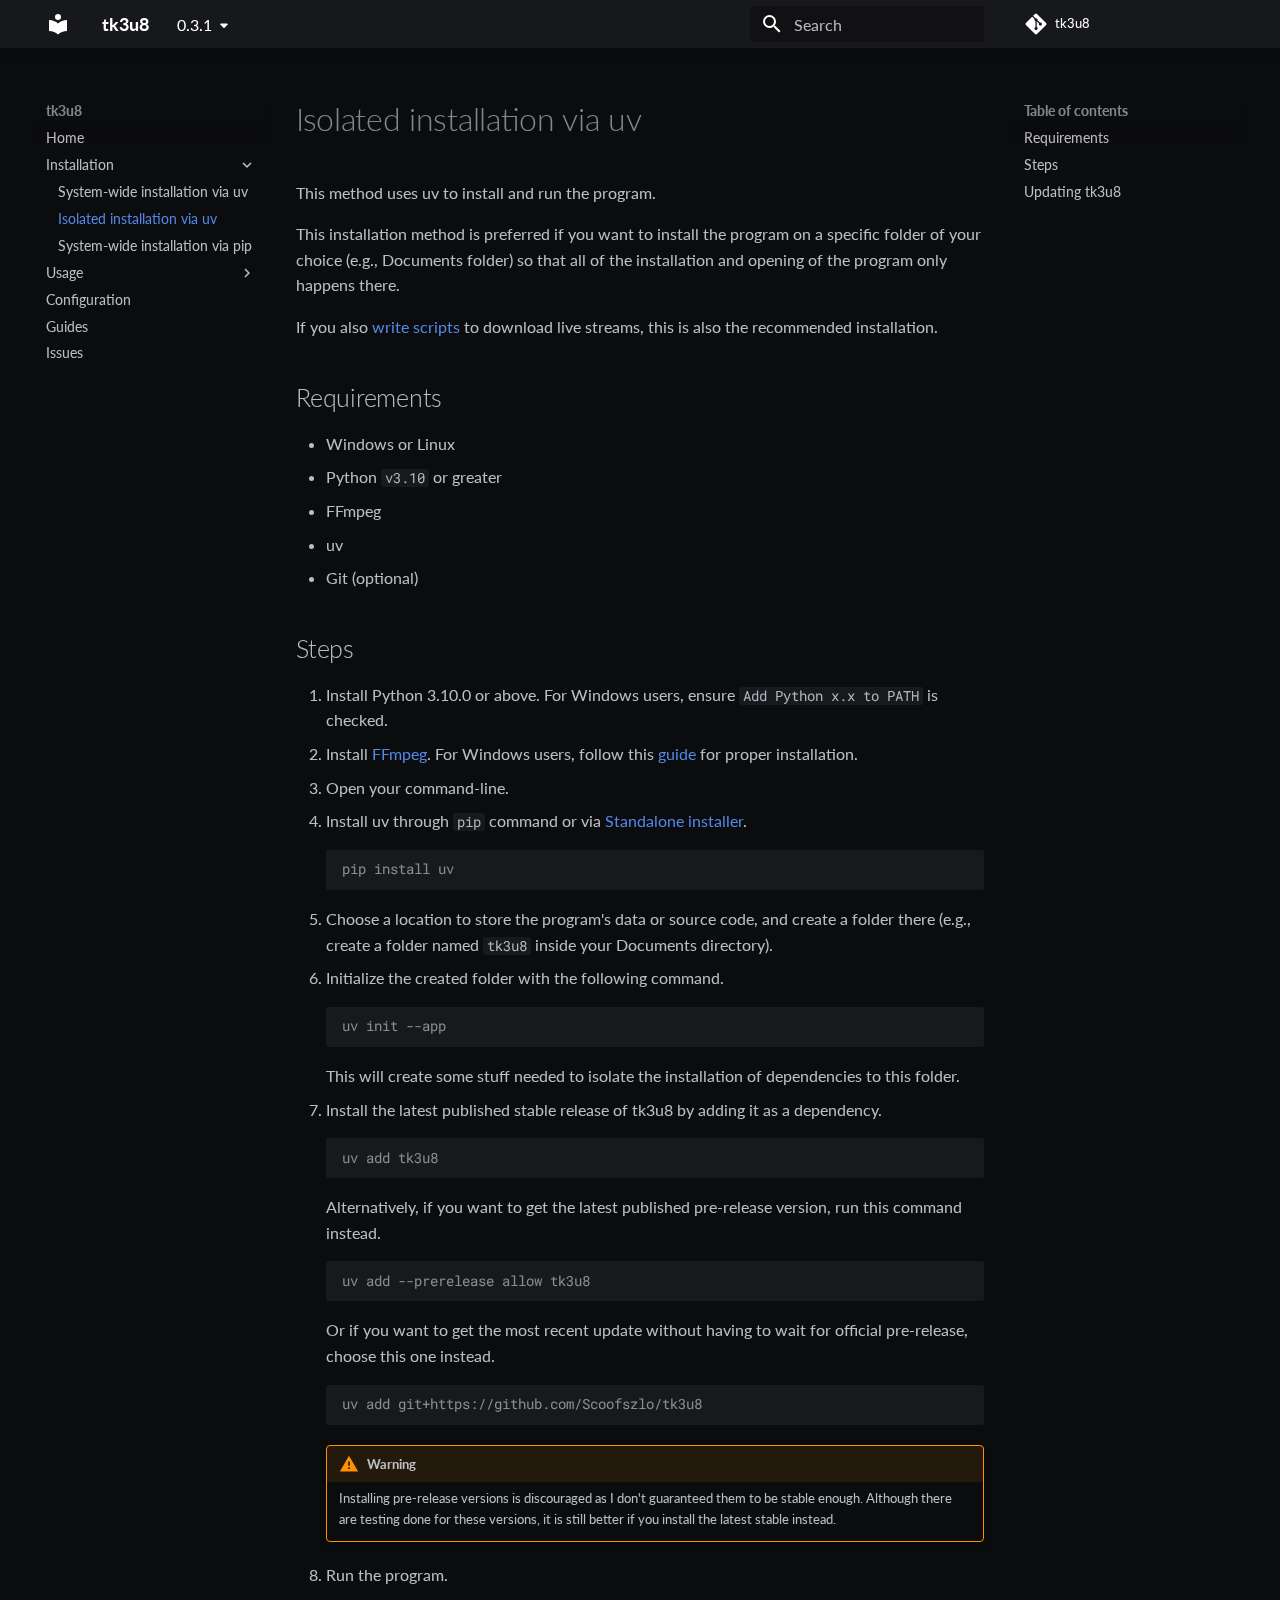
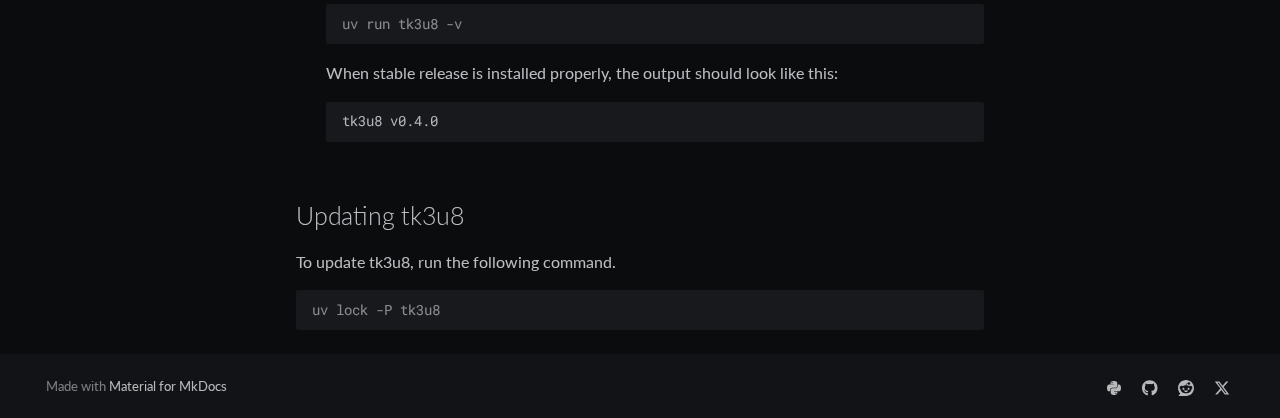
<file: 0.3.1/installation/isolated-installation-via-uv/index.html>
<!doctype html>
<html lang="en" class="no-js">
  <head>
    
      <meta charset="utf-8">
      <meta name="viewport" content="width=device-width,initial-scale=1">
      
      
      
      
        <link rel="prev" href="../system-wide-installation-via-uv/">
      
      
        <link rel="next" href="../system-wide-installation-via-pip/">
      
      
      <link rel="icon" href="../../assets/images/favicon.png">
      <meta name="generator" content="mkdocs-1.6.1, mkdocs-material-9.6.14">
    
    
      
        <title>Isolated installation via uv - tk3u8</title>
      
    
    
      <link rel="stylesheet" href="../../assets/stylesheets/main.342714a4.min.css">
      
        
        <link rel="stylesheet" href="../../assets/stylesheets/palette.06af60db.min.css">
      
      


    
    
      
    
    
      
        
        
        <link rel="preconnect" href="https://fonts.gstatic.com" crossorigin>
        <link rel="stylesheet" href="https://fonts.googleapis.com/css?family=Lato:300,300i,400,400i,700,700i%7CRoboto+Mono:400,400i,700,700i&display=fallback">
        <style>:root{--md-text-font:"Lato";--md-code-font:"Roboto Mono"}</style>
      
    
    
      <link rel="stylesheet" href="../../stylesheets/extra.css">
    
    <script>__md_scope=new URL("../..",location),__md_hash=e=>[...e].reduce(((e,_)=>(e<<5)-e+_.charCodeAt(0)),0),__md_get=(e,_=localStorage,t=__md_scope)=>JSON.parse(_.getItem(t.pathname+"."+e)),__md_set=(e,_,t=localStorage,a=__md_scope)=>{try{t.setItem(a.pathname+"."+e,JSON.stringify(_))}catch(e){}}</script>
    
      

    
    
    
  </head>
  
  
    
    
    
    
    
    <body dir="ltr" data-md-color-scheme="slate" data-md-color-primary="indigo" data-md-color-accent="indigo">
  
    
    <input class="md-toggle" data-md-toggle="drawer" type="checkbox" id="__drawer" autocomplete="off">
    <input class="md-toggle" data-md-toggle="search" type="checkbox" id="__search" autocomplete="off">
    <label class="md-overlay" for="__drawer"></label>
    <div data-md-component="skip">
      
        
        <a href="#requirements" class="md-skip">
          Skip to content
        </a>
      
    </div>
    <div data-md-component="announce">
      
    </div>
    
      <div data-md-color-scheme="default" data-md-component="outdated" hidden>
        
      </div>
    
    
      

  

<header class="md-header md-header--shadow" data-md-component="header">
  <nav class="md-header__inner md-grid" aria-label="Header">
    <a href="../.." title="tk3u8" class="md-header__button md-logo" aria-label="tk3u8" data-md-component="logo">
      
  
  <svg xmlns="http://www.w3.org/2000/svg" viewBox="0 0 24 24"><path d="M12 8a3 3 0 0 0 3-3 3 3 0 0 0-3-3 3 3 0 0 0-3 3 3 3 0 0 0 3 3m0 3.54C9.64 9.35 6.5 8 3 8v11c3.5 0 6.64 1.35 9 3.54 2.36-2.19 5.5-3.54 9-3.54V8c-3.5 0-6.64 1.35-9 3.54"/></svg>

    </a>
    <label class="md-header__button md-icon" for="__drawer">
      
      <svg xmlns="http://www.w3.org/2000/svg" viewBox="0 0 24 24"><path d="M3 6h18v2H3zm0 5h18v2H3zm0 5h18v2H3z"/></svg>
    </label>
    <div class="md-header__title" data-md-component="header-title">
      <div class="md-header__ellipsis">
        <div class="md-header__topic">
          <span class="md-ellipsis">
            tk3u8
          </span>
        </div>
        <div class="md-header__topic" data-md-component="header-topic">
          <span class="md-ellipsis">
            
              Isolated installation via uv
            
          </span>
        </div>
      </div>
    </div>
    
      
    
    
    
    
      
      
        <label class="md-header__button md-icon" for="__search">
          
          <svg xmlns="http://www.w3.org/2000/svg" viewBox="0 0 24 24"><path d="M9.5 3A6.5 6.5 0 0 1 16 9.5c0 1.61-.59 3.09-1.56 4.23l.27.27h.79l5 5-1.5 1.5-5-5v-.79l-.27-.27A6.52 6.52 0 0 1 9.5 16 6.5 6.5 0 0 1 3 9.5 6.5 6.5 0 0 1 9.5 3m0 2C7 5 5 7 5 9.5S7 14 9.5 14 14 12 14 9.5 12 5 9.5 5"/></svg>
        </label>
        <div class="md-search" data-md-component="search" role="dialog">
  <label class="md-search__overlay" for="__search"></label>
  <div class="md-search__inner" role="search">
    <form class="md-search__form" name="search">
      <input type="text" class="md-search__input" name="query" aria-label="Search" placeholder="Search" autocapitalize="off" autocorrect="off" autocomplete="off" spellcheck="false" data-md-component="search-query" required>
      <label class="md-search__icon md-icon" for="__search">
        
        <svg xmlns="http://www.w3.org/2000/svg" viewBox="0 0 24 24"><path d="M9.5 3A6.5 6.5 0 0 1 16 9.5c0 1.61-.59 3.09-1.56 4.23l.27.27h.79l5 5-1.5 1.5-5-5v-.79l-.27-.27A6.52 6.52 0 0 1 9.5 16 6.5 6.5 0 0 1 3 9.5 6.5 6.5 0 0 1 9.5 3m0 2C7 5 5 7 5 9.5S7 14 9.5 14 14 12 14 9.5 12 5 9.5 5"/></svg>
        
        <svg xmlns="http://www.w3.org/2000/svg" viewBox="0 0 24 24"><path d="M20 11v2H8l5.5 5.5-1.42 1.42L4.16 12l7.92-7.92L13.5 5.5 8 11z"/></svg>
      </label>
      <nav class="md-search__options" aria-label="Search">
        
        <button type="reset" class="md-search__icon md-icon" title="Clear" aria-label="Clear" tabindex="-1">
          
          <svg xmlns="http://www.w3.org/2000/svg" viewBox="0 0 24 24"><path d="M19 6.41 17.59 5 12 10.59 6.41 5 5 6.41 10.59 12 5 17.59 6.41 19 12 13.41 17.59 19 19 17.59 13.41 12z"/></svg>
        </button>
      </nav>
      
    </form>
    <div class="md-search__output">
      <div class="md-search__scrollwrap" tabindex="0" data-md-scrollfix>
        <div class="md-search-result" data-md-component="search-result">
          <div class="md-search-result__meta">
            Initializing search
          </div>
          <ol class="md-search-result__list" role="presentation"></ol>
        </div>
      </div>
    </div>
  </div>
</div>
      
    
    
      <div class="md-header__source">
        <a href="https://github.com/Scoofszlo/tk3u8" title="Go to repository" class="md-source" data-md-component="source">
  <div class="md-source__icon md-icon">
    
    <svg xmlns="http://www.w3.org/2000/svg" viewBox="0 0 448 512"><!--! Font Awesome Free 6.7.2 by @fontawesome - https://fontawesome.com License - https://fontawesome.com/license/free (Icons: CC BY 4.0, Fonts: SIL OFL 1.1, Code: MIT License) Copyright 2024 Fonticons, Inc.--><path d="M439.55 236.05 244 40.45a28.87 28.87 0 0 0-40.81 0l-40.66 40.63 51.52 51.52c27.06-9.14 52.68 16.77 43.39 43.68l49.66 49.66c34.23-11.8 61.18 31 35.47 56.69-26.49 26.49-70.21-2.87-56-37.34L240.22 199v121.85c25.3 12.54 22.26 41.85 9.08 55a34.34 34.34 0 0 1-48.55 0c-17.57-17.6-11.07-46.91 11.25-56v-123c-20.8-8.51-24.6-30.74-18.64-45L142.57 101 8.45 235.14a28.86 28.86 0 0 0 0 40.81l195.61 195.6a28.86 28.86 0 0 0 40.8 0l194.69-194.69a28.86 28.86 0 0 0 0-40.81"/></svg>
  </div>
  <div class="md-source__repository">
    tk3u8
  </div>
</a>
      </div>
    
  </nav>
  
</header>
    
    <div class="md-container" data-md-component="container">
      
      
        
          
        
      
      <main class="md-main" data-md-component="main">
        <div class="md-main__inner md-grid">
          
            
              
              <div class="md-sidebar md-sidebar--primary" data-md-component="sidebar" data-md-type="navigation" >
                <div class="md-sidebar__scrollwrap">
                  <div class="md-sidebar__inner">
                    



<nav class="md-nav md-nav--primary" aria-label="Navigation" data-md-level="0">
  <label class="md-nav__title" for="__drawer">
    <a href="../.." title="tk3u8" class="md-nav__button md-logo" aria-label="tk3u8" data-md-component="logo">
      
  
  <svg xmlns="http://www.w3.org/2000/svg" viewBox="0 0 24 24"><path d="M12 8a3 3 0 0 0 3-3 3 3 0 0 0-3-3 3 3 0 0 0-3 3 3 3 0 0 0 3 3m0 3.54C9.64 9.35 6.5 8 3 8v11c3.5 0 6.64 1.35 9 3.54 2.36-2.19 5.5-3.54 9-3.54V8c-3.5 0-6.64 1.35-9 3.54"/></svg>

    </a>
    tk3u8
  </label>
  
    <div class="md-nav__source">
      <a href="https://github.com/Scoofszlo/tk3u8" title="Go to repository" class="md-source" data-md-component="source">
  <div class="md-source__icon md-icon">
    
    <svg xmlns="http://www.w3.org/2000/svg" viewBox="0 0 448 512"><!--! Font Awesome Free 6.7.2 by @fontawesome - https://fontawesome.com License - https://fontawesome.com/license/free (Icons: CC BY 4.0, Fonts: SIL OFL 1.1, Code: MIT License) Copyright 2024 Fonticons, Inc.--><path d="M439.55 236.05 244 40.45a28.87 28.87 0 0 0-40.81 0l-40.66 40.63 51.52 51.52c27.06-9.14 52.68 16.77 43.39 43.68l49.66 49.66c34.23-11.8 61.18 31 35.47 56.69-26.49 26.49-70.21-2.87-56-37.34L240.22 199v121.85c25.3 12.54 22.26 41.85 9.08 55a34.34 34.34 0 0 1-48.55 0c-17.57-17.6-11.07-46.91 11.25-56v-123c-20.8-8.51-24.6-30.74-18.64-45L142.57 101 8.45 235.14a28.86 28.86 0 0 0 0 40.81l195.61 195.6a28.86 28.86 0 0 0 40.8 0l194.69-194.69a28.86 28.86 0 0 0 0-40.81"/></svg>
  </div>
  <div class="md-source__repository">
    tk3u8
  </div>
</a>
    </div>
  
  <ul class="md-nav__list" data-md-scrollfix>
    
      
      
  
  
  
  
    <li class="md-nav__item">
      <a href="../.." class="md-nav__link">
        
  
  
  <span class="md-ellipsis">
    Home
    
  </span>
  

      </a>
    </li>
  

    
      
      
  
  
    
  
  
  
    
    
      
        
          
        
      
        
      
        
      
        
      
    
    
    
    
    <li class="md-nav__item md-nav__item--active md-nav__item--nested">
      
        
        
        <input class="md-nav__toggle md-toggle " type="checkbox" id="__nav_2" checked>
        
          
          <div class="md-nav__link md-nav__container">
            <a href="../" class="md-nav__link ">
              
  
  
  <span class="md-ellipsis">
    Installation
    
  </span>
  

            </a>
            
              
              <label class="md-nav__link " for="__nav_2" id="__nav_2_label" tabindex="0">
                <span class="md-nav__icon md-icon"></span>
              </label>
            
          </div>
        
        <nav class="md-nav" data-md-level="1" aria-labelledby="__nav_2_label" aria-expanded="true">
          <label class="md-nav__title" for="__nav_2">
            <span class="md-nav__icon md-icon"></span>
            Installation
          </label>
          <ul class="md-nav__list" data-md-scrollfix>
            
              
            
              
                
  
  
  
  
    <li class="md-nav__item">
      <a href="../system-wide-installation-via-uv/" class="md-nav__link">
        
  
  
  <span class="md-ellipsis">
    System-wide installation via uv
    
  </span>
  

      </a>
    </li>
  

              
            
              
                
  
  
    
  
  
  
    <li class="md-nav__item md-nav__item--active">
      
      <input class="md-nav__toggle md-toggle" type="checkbox" id="__toc">
      
      
      
        <label class="md-nav__link md-nav__link--active" for="__toc">
          
  
  
  <span class="md-ellipsis">
    Isolated installation via uv
    
  </span>
  

          <span class="md-nav__icon md-icon"></span>
        </label>
      
      <a href="./" class="md-nav__link md-nav__link--active">
        
  
  
  <span class="md-ellipsis">
    Isolated installation via uv
    
  </span>
  

      </a>
      
        

<nav class="md-nav md-nav--secondary" aria-label="Table of contents">
  
  
  
  
    <label class="md-nav__title" for="__toc">
      <span class="md-nav__icon md-icon"></span>
      Table of contents
    </label>
    <ul class="md-nav__list" data-md-component="toc" data-md-scrollfix>
      
        <li class="md-nav__item">
  <a href="#requirements" class="md-nav__link">
    <span class="md-ellipsis">
      Requirements
    </span>
  </a>
  
</li>
      
        <li class="md-nav__item">
  <a href="#steps" class="md-nav__link">
    <span class="md-ellipsis">
      Steps
    </span>
  </a>
  
</li>
      
        <li class="md-nav__item">
  <a href="#updating-tk3u8" class="md-nav__link">
    <span class="md-ellipsis">
      Updating tk3u8
    </span>
  </a>
  
</li>
      
    </ul>
  
</nav>
      
    </li>
  

              
            
              
                
  
  
  
  
    <li class="md-nav__item">
      <a href="../system-wide-installation-via-pip/" class="md-nav__link">
        
  
  
  <span class="md-ellipsis">
    System-wide installation via pip
    
  </span>
  

      </a>
    </li>
  

              
            
          </ul>
        </nav>
      
    </li>
  

    
      
      
  
  
  
  
    
    
      
        
          
        
      
        
      
        
      
    
    
    
    
    <li class="md-nav__item md-nav__item--nested">
      
        
        
        <input class="md-nav__toggle md-toggle " type="checkbox" id="__nav_3" >
        
          
          <div class="md-nav__link md-nav__container">
            <a href="../../usage/" class="md-nav__link ">
              
  
  
  <span class="md-ellipsis">
    Usage
    
  </span>
  

            </a>
            
              
              <label class="md-nav__link " for="__nav_3" id="__nav_3_label" tabindex="0">
                <span class="md-nav__icon md-icon"></span>
              </label>
            
          </div>
        
        <nav class="md-nav" data-md-level="1" aria-labelledby="__nav_3_label" aria-expanded="false">
          <label class="md-nav__title" for="__nav_3">
            <span class="md-nav__icon md-icon"></span>
            Usage
          </label>
          <ul class="md-nav__list" data-md-scrollfix>
            
              
            
              
                
  
  
  
  
    <li class="md-nav__item">
      <a href="../../usage/using-through-terminal/" class="md-nav__link">
        
  
  
  <span class="md-ellipsis">
    Using through terminal
    
  </span>
  

      </a>
    </li>
  

              
            
              
                
  
  
  
  
    <li class="md-nav__item">
      <a href="../../usage/using-through-a-script/" class="md-nav__link">
        
  
  
  <span class="md-ellipsis">
    Using through a script
    
  </span>
  

      </a>
    </li>
  

              
            
          </ul>
        </nav>
      
    </li>
  

    
      
      
  
  
  
  
    <li class="md-nav__item">
      <a href="../../configuration/" class="md-nav__link">
        
  
  
  <span class="md-ellipsis">
    Configuration
    
  </span>
  

      </a>
    </li>
  

    
      
      
  
  
  
  
    <li class="md-nav__item">
      <a href="../../guide/" class="md-nav__link">
        
  
  
  <span class="md-ellipsis">
    Guides
    
  </span>
  

      </a>
    </li>
  

    
      
      
  
  
  
  
    <li class="md-nav__item">
      <a href="../../issues/" class="md-nav__link">
        
  
  
  <span class="md-ellipsis">
    Issues
    
  </span>
  

      </a>
    </li>
  

    
  </ul>
</nav>
                  </div>
                </div>
              </div>
            
            
              
              <div class="md-sidebar md-sidebar--secondary" data-md-component="sidebar" data-md-type="toc" >
                <div class="md-sidebar__scrollwrap">
                  <div class="md-sidebar__inner">
                    

<nav class="md-nav md-nav--secondary" aria-label="Table of contents">
  
  
  
  
    <label class="md-nav__title" for="__toc">
      <span class="md-nav__icon md-icon"></span>
      Table of contents
    </label>
    <ul class="md-nav__list" data-md-component="toc" data-md-scrollfix>
      
        <li class="md-nav__item">
  <a href="#requirements" class="md-nav__link">
    <span class="md-ellipsis">
      Requirements
    </span>
  </a>
  
</li>
      
        <li class="md-nav__item">
  <a href="#steps" class="md-nav__link">
    <span class="md-ellipsis">
      Steps
    </span>
  </a>
  
</li>
      
        <li class="md-nav__item">
  <a href="#updating-tk3u8" class="md-nav__link">
    <span class="md-ellipsis">
      Updating tk3u8
    </span>
  </a>
  
</li>
      
    </ul>
  
</nav>
                  </div>
                </div>
              </div>
            
          
          
            <div class="md-content" data-md-component="content">
              <article class="md-content__inner md-typeset">
                
                  


  
  


  <h1>Isolated installation via uv</h1>

<p>This method uses uv to install and run the program.</p>
<p>This installation method is preferred if you want to install the program on a specific folder of your choice (e.g., Documents folder) so that all of the installation and opening of the program only happens there.</p>
<p>If you also <a href="../../usage/using-through-a-script/">write scripts</a> to download live streams, this is also the recommended installation.</p>
<h2 id="requirements">Requirements</h2>
<ul>
<li>Windows or Linux</li>
<li>Python <code>v3.10</code> or greater</li>
<li>FFmpeg</li>
<li>uv</li>
<li>Git (optional)</li>
</ul>
<h2 id="steps">Steps</h2>
<ol>
<li>Install Python 3.10.0 or above. For Windows users, ensure <code>Add Python x.x to PATH</code> is checked.</li>
<li>Install <a href="https://www.gyan.dev/ffmpeg/builds/ffmpeg-git-full.7z">FFmpeg</a>. For Windows users, follow this <a href="https://phoenixnap.com/kb/ffmpeg-windows#Step_1_Download_FFmpeg_for_Windows">guide</a> for proper installation.</li>
<li>Open your command-line.</li>
<li>
<p>Install uv through <code>pip</code> command or via <a href="https://docs.astral.sh/uv/getting-started/installation/#standalone-installer">Standalone installer</a>.</p>
<div class="highlight"><pre><span></span><code><span class="go">pip install uv</span>
</code></pre></div>
</li>
<li>
<p>Choose a location to store the program's data or source code, and create a folder there (e.g., create a folder named <code>tk3u8</code> inside your Documents directory).</p>
</li>
<li>
<p>Initialize the created folder with the following command.</p>
<div class="highlight"><pre><span></span><code><span class="go">uv init --app</span>
</code></pre></div>
<p>This will create some stuff needed to isolate the installation of dependencies to this folder.</p>
</li>
<li>
<p>Install the latest published stable release of tk3u8 by adding it as a dependency.</p>
<div class="highlight"><pre><span></span><code><span class="go">uv add tk3u8</span>
</code></pre></div>
<p>Alternatively, if you want to get the latest published pre-release version, run this command instead.</p>
<div class="highlight"><pre><span></span><code><span class="go">uv add --prerelease allow tk3u8</span>
</code></pre></div>
<p>Or if you want to get the most recent update without having to wait for official pre-release, choose this one instead.</p>
<div class="highlight"><pre><span></span><code><span class="go">uv add git+https://github.com/Scoofszlo/tk3u8</span>
</code></pre></div>
<div class="admonition warning">
<p class="admonition-title">Warning</p>
<p>Installing pre-release versions is discouraged as I don't guaranteed them to be stable enough. Although there are testing done for these versions, it is still better if you install the latest stable instead.</p>
</div>
</li>
<li>
<p>Run the program.</p>
<p><div class="highlight"><pre><span></span><code><span class="go">uv run tk3u8 -v</span>
</code></pre></div>
When stable release is installed properly, the output should look like this:</p>
<div class="highlight"><pre><span></span><code>tk3u8 v0.4.0
</code></pre></div>
</li>
</ol>
<h2 id="updating-tk3u8">Updating tk3u8</h2>
<p>To update tk3u8, run the following command.</p>
<div class="highlight"><pre><span></span><code><span class="go">uv lock -P tk3u8</span>
</code></pre></div>












                
              </article>
            </div>
          
          
<script>var target=document.getElementById(location.hash.slice(1));target&&target.name&&(target.checked=target.name.startsWith("__tabbed_"))</script>
        </div>
        
      </main>
      
        <footer class="md-footer">
  
  <div class="md-footer-meta md-typeset">
    <div class="md-footer-meta__inner md-grid">
      <div class="md-copyright">
  
  
    Made with
    <a href="https://squidfunk.github.io/mkdocs-material/" target="_blank" rel="noopener">
      Material for MkDocs
    </a>
  
</div>
      
        <div class="md-social">
  
    
    
    
    
      
      
    
    <a href="https://pypi.org/project/tk3u8/" target="_blank" rel="noopener" title="pypi.org" class="md-social__link">
      <svg xmlns="http://www.w3.org/2000/svg" viewBox="0 0 448 512"><!--! Font Awesome Free 6.7.2 by @fontawesome - https://fontawesome.com License - https://fontawesome.com/license/free (Icons: CC BY 4.0, Fonts: SIL OFL 1.1, Code: MIT License) Copyright 2024 Fonticons, Inc.--><path d="M439.8 200.5c-7.7-30.9-22.3-54.2-53.4-54.2h-40.1v47.4c0 36.8-31.2 67.8-66.8 67.8H172.7c-29.2 0-53.4 25-53.4 54.3v101.8c0 29 25.2 46 53.4 54.3 33.8 9.9 66.3 11.7 106.8 0 26.9-7.8 53.4-23.5 53.4-54.3v-40.7H226.2v-13.6h160.2c31.1 0 42.6-21.7 53.4-54.2 11.2-33.5 10.7-65.7 0-108.6M286.2 404c11.1 0 20.1 9.1 20.1 20.3 0 11.3-9 20.4-20.1 20.4-11 0-20.1-9.2-20.1-20.4.1-11.3 9.1-20.3 20.1-20.3M167.8 248.1h106.8c29.7 0 53.4-24.5 53.4-54.3V91.9c0-29-24.4-50.7-53.4-55.6-35.8-5.9-74.7-5.6-106.8.1-45.2 8-53.4 24.7-53.4 55.6v40.7h106.9v13.6h-147c-31.1 0-58.3 18.7-66.8 54.2-9.8 40.7-10.2 66.1 0 108.6 7.6 31.6 25.7 54.2 56.8 54.2H101v-48.8c0-35.3 30.5-66.4 66.8-66.4m-6.7-142.6c-11.1 0-20.1-9.1-20.1-20.3.1-11.3 9-20.4 20.1-20.4 11 0 20.1 9.2 20.1 20.4s-9 20.3-20.1 20.3"/></svg>
    </a>
  
    
    
    
    
      
      
    
    <a href="https://github.com/Scoofszlo/" target="_blank" rel="noopener" title="github.com" class="md-social__link">
      <svg xmlns="http://www.w3.org/2000/svg" viewBox="0 0 496 512"><!--! Font Awesome Free 6.7.2 by @fontawesome - https://fontawesome.com License - https://fontawesome.com/license/free (Icons: CC BY 4.0, Fonts: SIL OFL 1.1, Code: MIT License) Copyright 2024 Fonticons, Inc.--><path d="M165.9 397.4c0 2-2.3 3.6-5.2 3.6-3.3.3-5.6-1.3-5.6-3.6 0-2 2.3-3.6 5.2-3.6 3-.3 5.6 1.3 5.6 3.6m-31.1-4.5c-.7 2 1.3 4.3 4.3 4.9 2.6 1 5.6 0 6.2-2s-1.3-4.3-4.3-5.2c-2.6-.7-5.5.3-6.2 2.3m44.2-1.7c-2.9.7-4.9 2.6-4.6 4.9.3 2 2.9 3.3 5.9 2.6 2.9-.7 4.9-2.6 4.6-4.6-.3-1.9-3-3.2-5.9-2.9M244.8 8C106.1 8 0 113.3 0 252c0 110.9 69.8 205.8 169.5 239.2 12.8 2.3 17.3-5.6 17.3-12.1 0-6.2-.3-40.4-.3-61.4 0 0-70 15-84.7-29.8 0 0-11.4-29.1-27.8-36.6 0 0-22.9-15.7 1.6-15.4 0 0 24.9 2 38.6 25.8 21.9 38.6 58.6 27.5 72.9 20.9 2.3-16 8.8-27.1 16-33.7-55.9-6.2-112.3-14.3-112.3-110.5 0-27.5 7.6-41.3 23.6-58.9-2.6-6.5-11.1-33.3 2.6-67.9 20.9-6.5 69 27 69 27 20-5.6 41.5-8.5 62.8-8.5s42.8 2.9 62.8 8.5c0 0 48.1-33.6 69-27 13.7 34.7 5.2 61.4 2.6 67.9 16 17.7 25.8 31.5 25.8 58.9 0 96.5-58.9 104.2-114.8 110.5 9.2 7.9 17 22.9 17 46.4 0 33.7-.3 75.4-.3 83.6 0 6.5 4.6 14.4 17.3 12.1C428.2 457.8 496 362.9 496 252 496 113.3 383.5 8 244.8 8M97.2 352.9c-1.3 1-1 3.3.7 5.2 1.6 1.6 3.9 2.3 5.2 1 1.3-1 1-3.3-.7-5.2-1.6-1.6-3.9-2.3-5.2-1m-10.8-8.1c-.7 1.3.3 2.9 2.3 3.9 1.6 1 3.6.7 4.3-.7.7-1.3-.3-2.9-2.3-3.9-2-.6-3.6-.3-4.3.7m32.4 35.6c-1.6 1.3-1 4.3 1.3 6.2 2.3 2.3 5.2 2.6 6.5 1 1.3-1.3.7-4.3-1.3-6.2-2.2-2.3-5.2-2.6-6.5-1m-11.4-14.7c-1.6 1-1.6 3.6 0 5.9s4.3 3.3 5.6 2.3c1.6-1.3 1.6-3.9 0-6.2-1.4-2.3-4-3.3-5.6-2"/></svg>
    </a>
  
    
    
    
    
      
      
    
    <a href="https://www.reddit.com/user/Scoofszlo/" target="_blank" rel="noopener" title="www.reddit.com" class="md-social__link">
      <svg xmlns="http://www.w3.org/2000/svg" viewBox="0 0 512 512"><!--! Font Awesome Free 6.7.2 by @fontawesome - https://fontawesome.com License - https://fontawesome.com/license/free (Icons: CC BY 4.0, Fonts: SIL OFL 1.1, Code: MIT License) Copyright 2024 Fonticons, Inc.--><path d="M0 256C0 114.6 114.6 0 256 0s256 114.6 256 256-114.6 256-256 256H37.1c-13.7 0-20.5-16.5-10.9-26.2L75 437C28.7 390.7 0 326.7 0 256m349.6-102.4c23.6 0 42.7-19.1 42.7-42.7s-19.1-42.7-42.7-42.7c-20.6 0-37.8 14.6-41.8 34-34.5 3.7-61.4 33-61.4 68.4v.2c-37.5 1.6-71.8 12.3-99 29.1-10.1-7.8-22.8-12.5-36.5-12.5-33 0-59.8 26.8-59.8 59.8 0 24 14.1 44.6 34.4 54.1 2 69.4 77.6 125.2 170.6 125.2s168.7-55.9 170.6-125.3c20.2-9.6 34.1-30.2 34.1-54 0-33-26.8-59.8-59.8-59.8-13.7 0-26.3 4.6-36.4 12.4-27.4-17-62.1-27.7-100-29.1v-.2c0-25.4 18.9-46.5 43.4-49.9 4.4 18.8 21.3 32.8 41.5 32.8zm-172.5 93.3c16.7 0 29.5 17.6 28.5 39.3s-13.5 29.6-30.3 29.6-31.4-8.8-30.4-30.5S160.3 247 177 247zm190.1 38.3c1 21.7-13.7 30.5-30.4 30.5s-29.3-7.9-30.3-29.6 11.8-39.3 28.5-39.3 31.2 16.6 32.1 38.3zm-48.1 56.7c-10.3 24.6-34.6 41.9-63 41.9s-52.7-17.3-63-41.9c-1.2-2.9.8-6.2 3.9-6.5 18.4-1.9 38.3-2.9 59.1-2.9s40.7 1 59.1 2.9c3.1.3 5.1 3.6 3.9 6.5"/></svg>
    </a>
  
    
    
    
    
      
      
    
    <a href="https://x.com/Scoofszlo/" target="_blank" rel="noopener" title="x.com" class="md-social__link">
      <svg xmlns="http://www.w3.org/2000/svg" viewBox="0 0 512 512"><!--! Font Awesome Free 6.7.2 by @fontawesome - https://fontawesome.com License - https://fontawesome.com/license/free (Icons: CC BY 4.0, Fonts: SIL OFL 1.1, Code: MIT License) Copyright 2024 Fonticons, Inc.--><path d="M389.2 48h70.6L305.6 224.2 487 464H345L233.7 318.6 106.5 464H35.8l164.9-188.5L26.8 48h145.6l100.5 132.9zm-24.8 373.8h39.1L151.1 88h-42z"/></svg>
    </a>
  
</div>
      
    </div>
  </div>
</footer>
      
    </div>
    <div class="md-dialog" data-md-component="dialog">
      <div class="md-dialog__inner md-typeset"></div>
    </div>
    
      <div class="md-progress" data-md-component="progress" role="progressbar"></div>
    
    
    
      
      <script id="__config" type="application/json">{"base": "../..", "features": ["navigation.indexes", "navigation.instant", "navigation.instant.progress"], "search": "../../assets/javascripts/workers/search.d50fe291.min.js", "tags": null, "translations": {"clipboard.copied": "Copied to clipboard", "clipboard.copy": "Copy to clipboard", "search.result.more.one": "1 more on this page", "search.result.more.other": "# more on this page", "search.result.none": "No matching documents", "search.result.one": "1 matching document", "search.result.other": "# matching documents", "search.result.placeholder": "Type to start searching", "search.result.term.missing": "Missing", "select.version": "Select version"}, "version": {"provider": "mike"}}</script>
    
    
      <script src="../../assets/javascripts/bundle.13a4f30d.min.js"></script>
      
    
  </body>
</html>
</file>
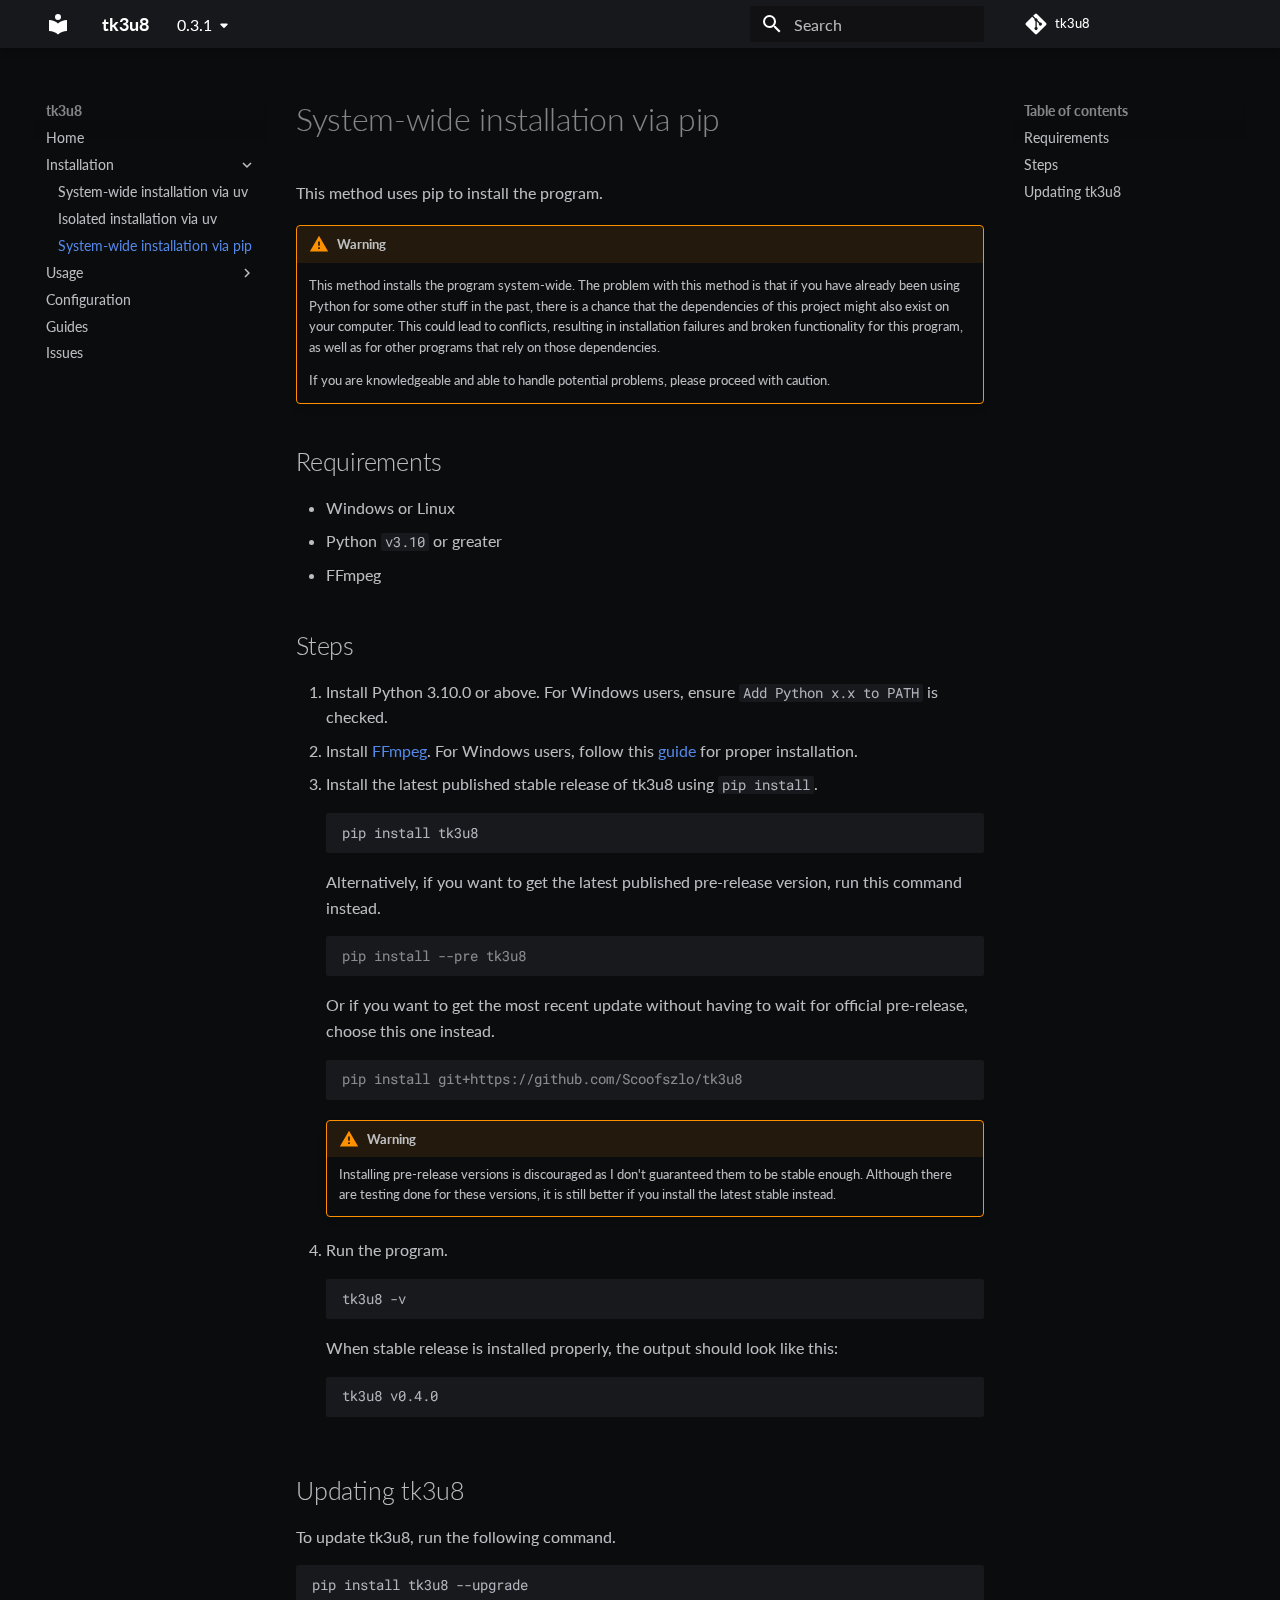
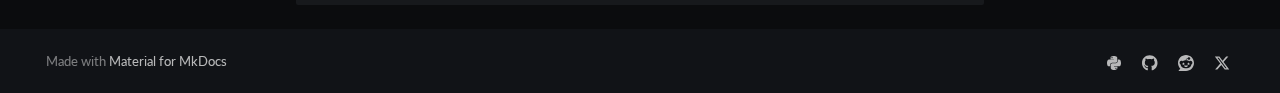
<file: 0.3.1/installation/system-wide-installation-via-pip/index.html>
<!doctype html>
<html lang="en" class="no-js">
  <head>
    
      <meta charset="utf-8">
      <meta name="viewport" content="width=device-width,initial-scale=1">
      
      
      
      
        <link rel="prev" href="../isolated-installation-via-uv/">
      
      
        <link rel="next" href="../../usage/">
      
      
      <link rel="icon" href="../../assets/images/favicon.png">
      <meta name="generator" content="mkdocs-1.6.1, mkdocs-material-9.6.14">
    
    
      
        <title>System-wide installation via pip - tk3u8</title>
      
    
    
      <link rel="stylesheet" href="../../assets/stylesheets/main.342714a4.min.css">
      
        
        <link rel="stylesheet" href="../../assets/stylesheets/palette.06af60db.min.css">
      
      


    
    
      
    
    
      
        
        
        <link rel="preconnect" href="https://fonts.gstatic.com" crossorigin>
        <link rel="stylesheet" href="https://fonts.googleapis.com/css?family=Lato:300,300i,400,400i,700,700i%7CRoboto+Mono:400,400i,700,700i&display=fallback">
        <style>:root{--md-text-font:"Lato";--md-code-font:"Roboto Mono"}</style>
      
    
    
      <link rel="stylesheet" href="../../stylesheets/extra.css">
    
    <script>__md_scope=new URL("../..",location),__md_hash=e=>[...e].reduce(((e,_)=>(e<<5)-e+_.charCodeAt(0)),0),__md_get=(e,_=localStorage,t=__md_scope)=>JSON.parse(_.getItem(t.pathname+"."+e)),__md_set=(e,_,t=localStorage,a=__md_scope)=>{try{t.setItem(a.pathname+"."+e,JSON.stringify(_))}catch(e){}}</script>
    
      

    
    
    
  </head>
  
  
    
    
    
    
    
    <body dir="ltr" data-md-color-scheme="slate" data-md-color-primary="indigo" data-md-color-accent="indigo">
  
    
    <input class="md-toggle" data-md-toggle="drawer" type="checkbox" id="__drawer" autocomplete="off">
    <input class="md-toggle" data-md-toggle="search" type="checkbox" id="__search" autocomplete="off">
    <label class="md-overlay" for="__drawer"></label>
    <div data-md-component="skip">
      
        
        <a href="#requirements" class="md-skip">
          Skip to content
        </a>
      
    </div>
    <div data-md-component="announce">
      
    </div>
    
      <div data-md-color-scheme="default" data-md-component="outdated" hidden>
        
      </div>
    
    
      

  

<header class="md-header md-header--shadow" data-md-component="header">
  <nav class="md-header__inner md-grid" aria-label="Header">
    <a href="../.." title="tk3u8" class="md-header__button md-logo" aria-label="tk3u8" data-md-component="logo">
      
  
  <svg xmlns="http://www.w3.org/2000/svg" viewBox="0 0 24 24"><path d="M12 8a3 3 0 0 0 3-3 3 3 0 0 0-3-3 3 3 0 0 0-3 3 3 3 0 0 0 3 3m0 3.54C9.64 9.35 6.5 8 3 8v11c3.5 0 6.64 1.35 9 3.54 2.36-2.19 5.5-3.54 9-3.54V8c-3.5 0-6.64 1.35-9 3.54"/></svg>

    </a>
    <label class="md-header__button md-icon" for="__drawer">
      
      <svg xmlns="http://www.w3.org/2000/svg" viewBox="0 0 24 24"><path d="M3 6h18v2H3zm0 5h18v2H3zm0 5h18v2H3z"/></svg>
    </label>
    <div class="md-header__title" data-md-component="header-title">
      <div class="md-header__ellipsis">
        <div class="md-header__topic">
          <span class="md-ellipsis">
            tk3u8
          </span>
        </div>
        <div class="md-header__topic" data-md-component="header-topic">
          <span class="md-ellipsis">
            
              System-wide installation via pip
            
          </span>
        </div>
      </div>
    </div>
    
      
    
    
    
    
      
      
        <label class="md-header__button md-icon" for="__search">
          
          <svg xmlns="http://www.w3.org/2000/svg" viewBox="0 0 24 24"><path d="M9.5 3A6.5 6.5 0 0 1 16 9.5c0 1.61-.59 3.09-1.56 4.23l.27.27h.79l5 5-1.5 1.5-5-5v-.79l-.27-.27A6.52 6.52 0 0 1 9.5 16 6.5 6.5 0 0 1 3 9.5 6.5 6.5 0 0 1 9.5 3m0 2C7 5 5 7 5 9.5S7 14 9.5 14 14 12 14 9.5 12 5 9.5 5"/></svg>
        </label>
        <div class="md-search" data-md-component="search" role="dialog">
  <label class="md-search__overlay" for="__search"></label>
  <div class="md-search__inner" role="search">
    <form class="md-search__form" name="search">
      <input type="text" class="md-search__input" name="query" aria-label="Search" placeholder="Search" autocapitalize="off" autocorrect="off" autocomplete="off" spellcheck="false" data-md-component="search-query" required>
      <label class="md-search__icon md-icon" for="__search">
        
        <svg xmlns="http://www.w3.org/2000/svg" viewBox="0 0 24 24"><path d="M9.5 3A6.5 6.5 0 0 1 16 9.5c0 1.61-.59 3.09-1.56 4.23l.27.27h.79l5 5-1.5 1.5-5-5v-.79l-.27-.27A6.52 6.52 0 0 1 9.5 16 6.5 6.5 0 0 1 3 9.5 6.5 6.5 0 0 1 9.5 3m0 2C7 5 5 7 5 9.5S7 14 9.5 14 14 12 14 9.5 12 5 9.5 5"/></svg>
        
        <svg xmlns="http://www.w3.org/2000/svg" viewBox="0 0 24 24"><path d="M20 11v2H8l5.5 5.5-1.42 1.42L4.16 12l7.92-7.92L13.5 5.5 8 11z"/></svg>
      </label>
      <nav class="md-search__options" aria-label="Search">
        
        <button type="reset" class="md-search__icon md-icon" title="Clear" aria-label="Clear" tabindex="-1">
          
          <svg xmlns="http://www.w3.org/2000/svg" viewBox="0 0 24 24"><path d="M19 6.41 17.59 5 12 10.59 6.41 5 5 6.41 10.59 12 5 17.59 6.41 19 12 13.41 17.59 19 19 17.59 13.41 12z"/></svg>
        </button>
      </nav>
      
    </form>
    <div class="md-search__output">
      <div class="md-search__scrollwrap" tabindex="0" data-md-scrollfix>
        <div class="md-search-result" data-md-component="search-result">
          <div class="md-search-result__meta">
            Initializing search
          </div>
          <ol class="md-search-result__list" role="presentation"></ol>
        </div>
      </div>
    </div>
  </div>
</div>
      
    
    
      <div class="md-header__source">
        <a href="https://github.com/Scoofszlo/tk3u8" title="Go to repository" class="md-source" data-md-component="source">
  <div class="md-source__icon md-icon">
    
    <svg xmlns="http://www.w3.org/2000/svg" viewBox="0 0 448 512"><!--! Font Awesome Free 6.7.2 by @fontawesome - https://fontawesome.com License - https://fontawesome.com/license/free (Icons: CC BY 4.0, Fonts: SIL OFL 1.1, Code: MIT License) Copyright 2024 Fonticons, Inc.--><path d="M439.55 236.05 244 40.45a28.87 28.87 0 0 0-40.81 0l-40.66 40.63 51.52 51.52c27.06-9.14 52.68 16.77 43.39 43.68l49.66 49.66c34.23-11.8 61.18 31 35.47 56.69-26.49 26.49-70.21-2.87-56-37.34L240.22 199v121.85c25.3 12.54 22.26 41.85 9.08 55a34.34 34.34 0 0 1-48.55 0c-17.57-17.6-11.07-46.91 11.25-56v-123c-20.8-8.51-24.6-30.74-18.64-45L142.57 101 8.45 235.14a28.86 28.86 0 0 0 0 40.81l195.61 195.6a28.86 28.86 0 0 0 40.8 0l194.69-194.69a28.86 28.86 0 0 0 0-40.81"/></svg>
  </div>
  <div class="md-source__repository">
    tk3u8
  </div>
</a>
      </div>
    
  </nav>
  
</header>
    
    <div class="md-container" data-md-component="container">
      
      
        
          
        
      
      <main class="md-main" data-md-component="main">
        <div class="md-main__inner md-grid">
          
            
              
              <div class="md-sidebar md-sidebar--primary" data-md-component="sidebar" data-md-type="navigation" >
                <div class="md-sidebar__scrollwrap">
                  <div class="md-sidebar__inner">
                    



<nav class="md-nav md-nav--primary" aria-label="Navigation" data-md-level="0">
  <label class="md-nav__title" for="__drawer">
    <a href="../.." title="tk3u8" class="md-nav__button md-logo" aria-label="tk3u8" data-md-component="logo">
      
  
  <svg xmlns="http://www.w3.org/2000/svg" viewBox="0 0 24 24"><path d="M12 8a3 3 0 0 0 3-3 3 3 0 0 0-3-3 3 3 0 0 0-3 3 3 3 0 0 0 3 3m0 3.54C9.64 9.35 6.5 8 3 8v11c3.5 0 6.64 1.35 9 3.54 2.36-2.19 5.5-3.54 9-3.54V8c-3.5 0-6.64 1.35-9 3.54"/></svg>

    </a>
    tk3u8
  </label>
  
    <div class="md-nav__source">
      <a href="https://github.com/Scoofszlo/tk3u8" title="Go to repository" class="md-source" data-md-component="source">
  <div class="md-source__icon md-icon">
    
    <svg xmlns="http://www.w3.org/2000/svg" viewBox="0 0 448 512"><!--! Font Awesome Free 6.7.2 by @fontawesome - https://fontawesome.com License - https://fontawesome.com/license/free (Icons: CC BY 4.0, Fonts: SIL OFL 1.1, Code: MIT License) Copyright 2024 Fonticons, Inc.--><path d="M439.55 236.05 244 40.45a28.87 28.87 0 0 0-40.81 0l-40.66 40.63 51.52 51.52c27.06-9.14 52.68 16.77 43.39 43.68l49.66 49.66c34.23-11.8 61.18 31 35.47 56.69-26.49 26.49-70.21-2.87-56-37.34L240.22 199v121.85c25.3 12.54 22.26 41.85 9.08 55a34.34 34.34 0 0 1-48.55 0c-17.57-17.6-11.07-46.91 11.25-56v-123c-20.8-8.51-24.6-30.74-18.64-45L142.57 101 8.45 235.14a28.86 28.86 0 0 0 0 40.81l195.61 195.6a28.86 28.86 0 0 0 40.8 0l194.69-194.69a28.86 28.86 0 0 0 0-40.81"/></svg>
  </div>
  <div class="md-source__repository">
    tk3u8
  </div>
</a>
    </div>
  
  <ul class="md-nav__list" data-md-scrollfix>
    
      
      
  
  
  
  
    <li class="md-nav__item">
      <a href="../.." class="md-nav__link">
        
  
  
  <span class="md-ellipsis">
    Home
    
  </span>
  

      </a>
    </li>
  

    
      
      
  
  
    
  
  
  
    
    
      
        
          
        
      
        
      
        
      
        
      
    
    
    
    
    <li class="md-nav__item md-nav__item--active md-nav__item--nested">
      
        
        
        <input class="md-nav__toggle md-toggle " type="checkbox" id="__nav_2" checked>
        
          
          <div class="md-nav__link md-nav__container">
            <a href="../" class="md-nav__link ">
              
  
  
  <span class="md-ellipsis">
    Installation
    
  </span>
  

            </a>
            
              
              <label class="md-nav__link " for="__nav_2" id="__nav_2_label" tabindex="0">
                <span class="md-nav__icon md-icon"></span>
              </label>
            
          </div>
        
        <nav class="md-nav" data-md-level="1" aria-labelledby="__nav_2_label" aria-expanded="true">
          <label class="md-nav__title" for="__nav_2">
            <span class="md-nav__icon md-icon"></span>
            Installation
          </label>
          <ul class="md-nav__list" data-md-scrollfix>
            
              
            
              
                
  
  
  
  
    <li class="md-nav__item">
      <a href="../system-wide-installation-via-uv/" class="md-nav__link">
        
  
  
  <span class="md-ellipsis">
    System-wide installation via uv
    
  </span>
  

      </a>
    </li>
  

              
            
              
                
  
  
  
  
    <li class="md-nav__item">
      <a href="../isolated-installation-via-uv/" class="md-nav__link">
        
  
  
  <span class="md-ellipsis">
    Isolated installation via uv
    
  </span>
  

      </a>
    </li>
  

              
            
              
                
  
  
    
  
  
  
    <li class="md-nav__item md-nav__item--active">
      
      <input class="md-nav__toggle md-toggle" type="checkbox" id="__toc">
      
      
      
        <label class="md-nav__link md-nav__link--active" for="__toc">
          
  
  
  <span class="md-ellipsis">
    System-wide installation via pip
    
  </span>
  

          <span class="md-nav__icon md-icon"></span>
        </label>
      
      <a href="./" class="md-nav__link md-nav__link--active">
        
  
  
  <span class="md-ellipsis">
    System-wide installation via pip
    
  </span>
  

      </a>
      
        

<nav class="md-nav md-nav--secondary" aria-label="Table of contents">
  
  
  
  
    <label class="md-nav__title" for="__toc">
      <span class="md-nav__icon md-icon"></span>
      Table of contents
    </label>
    <ul class="md-nav__list" data-md-component="toc" data-md-scrollfix>
      
        <li class="md-nav__item">
  <a href="#requirements" class="md-nav__link">
    <span class="md-ellipsis">
      Requirements
    </span>
  </a>
  
</li>
      
        <li class="md-nav__item">
  <a href="#steps" class="md-nav__link">
    <span class="md-ellipsis">
      Steps
    </span>
  </a>
  
</li>
      
        <li class="md-nav__item">
  <a href="#updating-tk3u8" class="md-nav__link">
    <span class="md-ellipsis">
      Updating tk3u8
    </span>
  </a>
  
</li>
      
    </ul>
  
</nav>
      
    </li>
  

              
            
          </ul>
        </nav>
      
    </li>
  

    
      
      
  
  
  
  
    
    
      
        
          
        
      
        
      
        
      
    
    
    
    
    <li class="md-nav__item md-nav__item--nested">
      
        
        
        <input class="md-nav__toggle md-toggle " type="checkbox" id="__nav_3" >
        
          
          <div class="md-nav__link md-nav__container">
            <a href="../../usage/" class="md-nav__link ">
              
  
  
  <span class="md-ellipsis">
    Usage
    
  </span>
  

            </a>
            
              
              <label class="md-nav__link " for="__nav_3" id="__nav_3_label" tabindex="0">
                <span class="md-nav__icon md-icon"></span>
              </label>
            
          </div>
        
        <nav class="md-nav" data-md-level="1" aria-labelledby="__nav_3_label" aria-expanded="false">
          <label class="md-nav__title" for="__nav_3">
            <span class="md-nav__icon md-icon"></span>
            Usage
          </label>
          <ul class="md-nav__list" data-md-scrollfix>
            
              
            
              
                
  
  
  
  
    <li class="md-nav__item">
      <a href="../../usage/using-through-terminal/" class="md-nav__link">
        
  
  
  <span class="md-ellipsis">
    Using through terminal
    
  </span>
  

      </a>
    </li>
  

              
            
              
                
  
  
  
  
    <li class="md-nav__item">
      <a href="../../usage/using-through-a-script/" class="md-nav__link">
        
  
  
  <span class="md-ellipsis">
    Using through a script
    
  </span>
  

      </a>
    </li>
  

              
            
          </ul>
        </nav>
      
    </li>
  

    
      
      
  
  
  
  
    <li class="md-nav__item">
      <a href="../../configuration/" class="md-nav__link">
        
  
  
  <span class="md-ellipsis">
    Configuration
    
  </span>
  

      </a>
    </li>
  

    
      
      
  
  
  
  
    <li class="md-nav__item">
      <a href="../../guide/" class="md-nav__link">
        
  
  
  <span class="md-ellipsis">
    Guides
    
  </span>
  

      </a>
    </li>
  

    
      
      
  
  
  
  
    <li class="md-nav__item">
      <a href="../../issues/" class="md-nav__link">
        
  
  
  <span class="md-ellipsis">
    Issues
    
  </span>
  

      </a>
    </li>
  

    
  </ul>
</nav>
                  </div>
                </div>
              </div>
            
            
              
              <div class="md-sidebar md-sidebar--secondary" data-md-component="sidebar" data-md-type="toc" >
                <div class="md-sidebar__scrollwrap">
                  <div class="md-sidebar__inner">
                    

<nav class="md-nav md-nav--secondary" aria-label="Table of contents">
  
  
  
  
    <label class="md-nav__title" for="__toc">
      <span class="md-nav__icon md-icon"></span>
      Table of contents
    </label>
    <ul class="md-nav__list" data-md-component="toc" data-md-scrollfix>
      
        <li class="md-nav__item">
  <a href="#requirements" class="md-nav__link">
    <span class="md-ellipsis">
      Requirements
    </span>
  </a>
  
</li>
      
        <li class="md-nav__item">
  <a href="#steps" class="md-nav__link">
    <span class="md-ellipsis">
      Steps
    </span>
  </a>
  
</li>
      
        <li class="md-nav__item">
  <a href="#updating-tk3u8" class="md-nav__link">
    <span class="md-ellipsis">
      Updating tk3u8
    </span>
  </a>
  
</li>
      
    </ul>
  
</nav>
                  </div>
                </div>
              </div>
            
          
          
            <div class="md-content" data-md-component="content">
              <article class="md-content__inner md-typeset">
                
                  


  
  


  <h1>System-wide installation via pip</h1>

<p>This method uses pip to install the program.</p>
<div class="admonition warning">
<p class="admonition-title">Warning</p>
<p>This method installs the program system-wide. The problem with this method is that if you have already been using Python for some other stuff in the past, there is a chance that the dependencies of this project might also exist on your computer. This could lead to conflicts, resulting in installation failures and broken functionality for this program, as well as for other programs that rely on those dependencies.</p>
<p>If you are knowledgeable and able to handle potential problems, please proceed with caution.</p>
</div>
<h2 id="requirements">Requirements</h2>
<ul>
<li>Windows or Linux</li>
<li>Python <code>v3.10</code> or greater</li>
<li>FFmpeg</li>
</ul>
<h2 id="steps">Steps</h2>
<ol>
<li>Install Python 3.10.0 or above. For Windows users, ensure <code>Add Python x.x to PATH</code> is checked.</li>
<li>Install <a href="https://www.gyan.dev/ffmpeg/builds/ffmpeg-git-full.7z">FFmpeg</a>. For Windows users, follow this <a href="https://phoenixnap.com/kb/ffmpeg-windows#Step_1_Download_FFmpeg_for_Windows">guide</a> for proper installation.</li>
<li>
<p>Install the latest published stable release of tk3u8 using <code>pip install</code>.
    <div class="highlight"><pre><span></span><code>pip<span class="w"> </span>install<span class="w"> </span>tk3u8
</code></pre></div></p>
<p>Alternatively, if you want to get the latest published pre-release version, run this command instead.</p>
<div class="highlight"><pre><span></span><code><span class="go">pip install --pre tk3u8</span>
</code></pre></div>
<p>Or if you want to get the most recent update without having to wait for official pre-release, choose this one instead.</p>
<div class="highlight"><pre><span></span><code><span class="go">pip install git+https://github.com/Scoofszlo/tk3u8</span>
</code></pre></div>
<div class="admonition warning">
<p class="admonition-title">Warning</p>
<p>Installing pre-release versions is discouraged as I don't guaranteed them to be stable enough. Although there are testing done for these versions, it is still better if you install the latest stable instead.</p>
</div>
</li>
<li>
<p>Run the program.
    <div class="highlight"><pre><span></span><code>tk3u8<span class="w"> </span>-v
</code></pre></div>
    When stable release is installed properly, the output should look like this:</p>
<div class="highlight"><pre><span></span><code>tk3u8 v0.4.0
</code></pre></div>
</li>
</ol>
<h2 id="updating-tk3u8">Updating tk3u8</h2>
<p>To update tk3u8, run the following command.</p>
<div class="highlight"><pre><span></span><code>pip install tk3u8 --upgrade
</code></pre></div>












                
              </article>
            </div>
          
          
<script>var target=document.getElementById(location.hash.slice(1));target&&target.name&&(target.checked=target.name.startsWith("__tabbed_"))</script>
        </div>
        
      </main>
      
        <footer class="md-footer">
  
  <div class="md-footer-meta md-typeset">
    <div class="md-footer-meta__inner md-grid">
      <div class="md-copyright">
  
  
    Made with
    <a href="https://squidfunk.github.io/mkdocs-material/" target="_blank" rel="noopener">
      Material for MkDocs
    </a>
  
</div>
      
        <div class="md-social">
  
    
    
    
    
      
      
    
    <a href="https://pypi.org/project/tk3u8/" target="_blank" rel="noopener" title="pypi.org" class="md-social__link">
      <svg xmlns="http://www.w3.org/2000/svg" viewBox="0 0 448 512"><!--! Font Awesome Free 6.7.2 by @fontawesome - https://fontawesome.com License - https://fontawesome.com/license/free (Icons: CC BY 4.0, Fonts: SIL OFL 1.1, Code: MIT License) Copyright 2024 Fonticons, Inc.--><path d="M439.8 200.5c-7.7-30.9-22.3-54.2-53.4-54.2h-40.1v47.4c0 36.8-31.2 67.8-66.8 67.8H172.7c-29.2 0-53.4 25-53.4 54.3v101.8c0 29 25.2 46 53.4 54.3 33.8 9.9 66.3 11.7 106.8 0 26.9-7.8 53.4-23.5 53.4-54.3v-40.7H226.2v-13.6h160.2c31.1 0 42.6-21.7 53.4-54.2 11.2-33.5 10.7-65.7 0-108.6M286.2 404c11.1 0 20.1 9.1 20.1 20.3 0 11.3-9 20.4-20.1 20.4-11 0-20.1-9.2-20.1-20.4.1-11.3 9.1-20.3 20.1-20.3M167.8 248.1h106.8c29.7 0 53.4-24.5 53.4-54.3V91.9c0-29-24.4-50.7-53.4-55.6-35.8-5.9-74.7-5.6-106.8.1-45.2 8-53.4 24.7-53.4 55.6v40.7h106.9v13.6h-147c-31.1 0-58.3 18.7-66.8 54.2-9.8 40.7-10.2 66.1 0 108.6 7.6 31.6 25.7 54.2 56.8 54.2H101v-48.8c0-35.3 30.5-66.4 66.8-66.4m-6.7-142.6c-11.1 0-20.1-9.1-20.1-20.3.1-11.3 9-20.4 20.1-20.4 11 0 20.1 9.2 20.1 20.4s-9 20.3-20.1 20.3"/></svg>
    </a>
  
    
    
    
    
      
      
    
    <a href="https://github.com/Scoofszlo/" target="_blank" rel="noopener" title="github.com" class="md-social__link">
      <svg xmlns="http://www.w3.org/2000/svg" viewBox="0 0 496 512"><!--! Font Awesome Free 6.7.2 by @fontawesome - https://fontawesome.com License - https://fontawesome.com/license/free (Icons: CC BY 4.0, Fonts: SIL OFL 1.1, Code: MIT License) Copyright 2024 Fonticons, Inc.--><path d="M165.9 397.4c0 2-2.3 3.6-5.2 3.6-3.3.3-5.6-1.3-5.6-3.6 0-2 2.3-3.6 5.2-3.6 3-.3 5.6 1.3 5.6 3.6m-31.1-4.5c-.7 2 1.3 4.3 4.3 4.9 2.6 1 5.6 0 6.2-2s-1.3-4.3-4.3-5.2c-2.6-.7-5.5.3-6.2 2.3m44.2-1.7c-2.9.7-4.9 2.6-4.6 4.9.3 2 2.9 3.3 5.9 2.6 2.9-.7 4.9-2.6 4.6-4.6-.3-1.9-3-3.2-5.9-2.9M244.8 8C106.1 8 0 113.3 0 252c0 110.9 69.8 205.8 169.5 239.2 12.8 2.3 17.3-5.6 17.3-12.1 0-6.2-.3-40.4-.3-61.4 0 0-70 15-84.7-29.8 0 0-11.4-29.1-27.8-36.6 0 0-22.9-15.7 1.6-15.4 0 0 24.9 2 38.6 25.8 21.9 38.6 58.6 27.5 72.9 20.9 2.3-16 8.8-27.1 16-33.7-55.9-6.2-112.3-14.3-112.3-110.5 0-27.5 7.6-41.3 23.6-58.9-2.6-6.5-11.1-33.3 2.6-67.9 20.9-6.5 69 27 69 27 20-5.6 41.5-8.5 62.8-8.5s42.8 2.9 62.8 8.5c0 0 48.1-33.6 69-27 13.7 34.7 5.2 61.4 2.6 67.9 16 17.7 25.8 31.5 25.8 58.9 0 96.5-58.9 104.2-114.8 110.5 9.2 7.9 17 22.9 17 46.4 0 33.7-.3 75.4-.3 83.6 0 6.5 4.6 14.4 17.3 12.1C428.2 457.8 496 362.9 496 252 496 113.3 383.5 8 244.8 8M97.2 352.9c-1.3 1-1 3.3.7 5.2 1.6 1.6 3.9 2.3 5.2 1 1.3-1 1-3.3-.7-5.2-1.6-1.6-3.9-2.3-5.2-1m-10.8-8.1c-.7 1.3.3 2.9 2.3 3.9 1.6 1 3.6.7 4.3-.7.7-1.3-.3-2.9-2.3-3.9-2-.6-3.6-.3-4.3.7m32.4 35.6c-1.6 1.3-1 4.3 1.3 6.2 2.3 2.3 5.2 2.6 6.5 1 1.3-1.3.7-4.3-1.3-6.2-2.2-2.3-5.2-2.6-6.5-1m-11.4-14.7c-1.6 1-1.6 3.6 0 5.9s4.3 3.3 5.6 2.3c1.6-1.3 1.6-3.9 0-6.2-1.4-2.3-4-3.3-5.6-2"/></svg>
    </a>
  
    
    
    
    
      
      
    
    <a href="https://www.reddit.com/user/Scoofszlo/" target="_blank" rel="noopener" title="www.reddit.com" class="md-social__link">
      <svg xmlns="http://www.w3.org/2000/svg" viewBox="0 0 512 512"><!--! Font Awesome Free 6.7.2 by @fontawesome - https://fontawesome.com License - https://fontawesome.com/license/free (Icons: CC BY 4.0, Fonts: SIL OFL 1.1, Code: MIT License) Copyright 2024 Fonticons, Inc.--><path d="M0 256C0 114.6 114.6 0 256 0s256 114.6 256 256-114.6 256-256 256H37.1c-13.7 0-20.5-16.5-10.9-26.2L75 437C28.7 390.7 0 326.7 0 256m349.6-102.4c23.6 0 42.7-19.1 42.7-42.7s-19.1-42.7-42.7-42.7c-20.6 0-37.8 14.6-41.8 34-34.5 3.7-61.4 33-61.4 68.4v.2c-37.5 1.6-71.8 12.3-99 29.1-10.1-7.8-22.8-12.5-36.5-12.5-33 0-59.8 26.8-59.8 59.8 0 24 14.1 44.6 34.4 54.1 2 69.4 77.6 125.2 170.6 125.2s168.7-55.9 170.6-125.3c20.2-9.6 34.1-30.2 34.1-54 0-33-26.8-59.8-59.8-59.8-13.7 0-26.3 4.6-36.4 12.4-27.4-17-62.1-27.7-100-29.1v-.2c0-25.4 18.9-46.5 43.4-49.9 4.4 18.8 21.3 32.8 41.5 32.8zm-172.5 93.3c16.7 0 29.5 17.6 28.5 39.3s-13.5 29.6-30.3 29.6-31.4-8.8-30.4-30.5S160.3 247 177 247zm190.1 38.3c1 21.7-13.7 30.5-30.4 30.5s-29.3-7.9-30.3-29.6 11.8-39.3 28.5-39.3 31.2 16.6 32.1 38.3zm-48.1 56.7c-10.3 24.6-34.6 41.9-63 41.9s-52.7-17.3-63-41.9c-1.2-2.9.8-6.2 3.9-6.5 18.4-1.9 38.3-2.9 59.1-2.9s40.7 1 59.1 2.9c3.1.3 5.1 3.6 3.9 6.5"/></svg>
    </a>
  
    
    
    
    
      
      
    
    <a href="https://x.com/Scoofszlo/" target="_blank" rel="noopener" title="x.com" class="md-social__link">
      <svg xmlns="http://www.w3.org/2000/svg" viewBox="0 0 512 512"><!--! Font Awesome Free 6.7.2 by @fontawesome - https://fontawesome.com License - https://fontawesome.com/license/free (Icons: CC BY 4.0, Fonts: SIL OFL 1.1, Code: MIT License) Copyright 2024 Fonticons, Inc.--><path d="M389.2 48h70.6L305.6 224.2 487 464H345L233.7 318.6 106.5 464H35.8l164.9-188.5L26.8 48h145.6l100.5 132.9zm-24.8 373.8h39.1L151.1 88h-42z"/></svg>
    </a>
  
</div>
      
    </div>
  </div>
</footer>
      
    </div>
    <div class="md-dialog" data-md-component="dialog">
      <div class="md-dialog__inner md-typeset"></div>
    </div>
    
      <div class="md-progress" data-md-component="progress" role="progressbar"></div>
    
    
    
      
      <script id="__config" type="application/json">{"base": "../..", "features": ["navigation.indexes", "navigation.instant", "navigation.instant.progress"], "search": "../../assets/javascripts/workers/search.d50fe291.min.js", "tags": null, "translations": {"clipboard.copied": "Copied to clipboard", "clipboard.copy": "Copy to clipboard", "search.result.more.one": "1 more on this page", "search.result.more.other": "# more on this page", "search.result.none": "No matching documents", "search.result.one": "1 matching document", "search.result.other": "# matching documents", "search.result.placeholder": "Type to start searching", "search.result.term.missing": "Missing", "select.version": "Select version"}, "version": {"provider": "mike"}}</script>
    
    
      <script src="../../assets/javascripts/bundle.13a4f30d.min.js"></script>
      
    
  </body>
</html>
</file>
<file: 0.4.0/stylesheets/extra.css>
[data-md-color-scheme="slate"] {
    --md-primary-fg-color: hsl(230, 10%, 10%);
    --md-default-bg-color: hsl(220, 10%, 5%);
    --md-code-bg-color: hsl(220, 10%, 10%);
}
</file>
<file: 0.3.1/stylesheets/extra.css>
[data-md-color-scheme="slate"] {
    --md-primary-fg-color: hsl(230, 10%, 10%);
    --md-default-bg-color: hsl(220, 10%, 5%);
    --md-code-bg-color: hsl(220, 10%, 10%);
}
</file>
<file: 0.3.1/assets/stylesheets/main.342714a4.min.css>
@charset "UTF-8";html{-webkit-text-size-adjust:none;-moz-text-size-adjust:none;text-size-adjust:none;box-sizing:border-box}*,:after,:before{box-sizing:inherit}@media (prefers-reduced-motion){*,:after,:before{transition:none!important}}body{margin:0}a,button,input,label{-webkit-tap-highlight-color:transparent}a{color:inherit;text-decoration:none}hr{border:0;box-sizing:initial;display:block;height:.05rem;overflow:visible;padding:0}small{font-size:80%}sub,sup{line-height:1em}img{border-style:none}table{border-collapse:initial;border-spacing:0}td,th{font-weight:400;vertical-align:top}button{background:#0000;border:0;font-family:inherit;font-size:inherit;margin:0;padding:0}input{border:0;outline:none}:root{--md-primary-fg-color:#4051b5;--md-primary-fg-color--light:#5d6cc0;--md-primary-fg-color--dark:#303fa1;--md-primary-bg-color:#fff;--md-primary-bg-color--light:#ffffffb3;--md-accent-fg-color:#526cfe;--md-accent-fg-color--transparent:#526cfe1a;--md-accent-bg-color:#fff;--md-accent-bg-color--light:#ffffffb3}[data-md-color-scheme=default]{color-scheme:light}[data-md-color-scheme=default] img[src$="#gh-dark-mode-only"],[data-md-color-scheme=default] img[src$="#only-dark"]{display:none}:root,[data-md-color-scheme=default]{--md-hue:225deg;--md-default-fg-color:#000000de;--md-default-fg-color--light:#0000008a;--md-default-fg-color--lighter:#00000052;--md-default-fg-color--lightest:#00000012;--md-default-bg-color:#fff;--md-default-bg-color--light:#ffffffb3;--md-default-bg-color--lighter:#ffffff4d;--md-default-bg-color--lightest:#ffffff1f;--md-code-fg-color:#36464e;--md-code-bg-color:#f5f5f5;--md-code-hl-color:#4287ff;--md-code-hl-color--light:#4287ff1a;--md-code-hl-number-color:#d52a2a;--md-code-hl-special-color:#db1457;--md-code-hl-function-color:#a846b9;--md-code-hl-constant-color:#6e59d9;--md-code-hl-keyword-color:#3f6ec6;--md-code-hl-string-color:#1c7d4d;--md-code-hl-name-color:var(--md-code-fg-color);--md-code-hl-operator-color:var(--md-default-fg-color--light);--md-code-hl-punctuation-color:var(--md-default-fg-color--light);--md-code-hl-comment-color:var(--md-default-fg-color--light);--md-code-hl-generic-color:var(--md-default-fg-color--light);--md-code-hl-variable-color:var(--md-default-fg-color--light);--md-typeset-color:var(--md-default-fg-color);--md-typeset-a-color:var(--md-primary-fg-color);--md-typeset-del-color:#f5503d26;--md-typeset-ins-color:#0bd57026;--md-typeset-kbd-color:#fafafa;--md-typeset-kbd-accent-color:#fff;--md-typeset-kbd-border-color:#b8b8b8;--md-typeset-mark-color:#ffff0080;--md-typeset-table-color:#0000001f;--md-typeset-table-color--light:rgba(0,0,0,.035);--md-admonition-fg-color:var(--md-default-fg-color);--md-admonition-bg-color:var(--md-default-bg-color);--md-warning-fg-color:#000000de;--md-warning-bg-color:#ff9;--md-footer-fg-color:#fff;--md-footer-fg-color--light:#ffffffb3;--md-footer-fg-color--lighter:#ffffff73;--md-footer-bg-color:#000000de;--md-footer-bg-color--dark:#00000052;--md-shadow-z1:0 0.2rem 0.5rem #0000000d,0 0 0.05rem #0000001a;--md-shadow-z2:0 0.2rem 0.5rem #0000001a,0 0 0.05rem #00000040;--md-shadow-z3:0 0.2rem 0.5rem #0003,0 0 0.05rem #00000059}.md-icon svg{fill:currentcolor;display:block;height:1.2rem;width:1.2rem}body{-webkit-font-smoothing:antialiased;-moz-osx-font-smoothing:grayscale;--md-text-font-family:var(--md-text-font,_),-apple-system,BlinkMacSystemFont,Helvetica,Arial,sans-serif;--md-code-font-family:var(--md-code-font,_),SFMono-Regular,Consolas,Menlo,monospace}aside,body,input{font-feature-settings:"kern","liga";color:var(--md-typeset-color);font-family:var(--md-text-font-family)}code,kbd,pre{font-feature-settings:"kern";font-family:var(--md-code-font-family)}:root{--md-typeset-table-sort-icon:url('data:image/svg+xml;charset=utf-8,<svg xmlns="http://www.w3.org/2000/svg" viewBox="0 0 24 24"><path d="m18 21-4-4h3V7h-3l4-4 4 4h-3v10h3M2 19v-2h10v2M2 13v-2h7v2M2 7V5h4v2z"/></svg>');--md-typeset-table-sort-icon--asc:url('data:image/svg+xml;charset=utf-8,<svg xmlns="http://www.w3.org/2000/svg" viewBox="0 0 24 24"><path d="M19 17h3l-4 4-4-4h3V3h2M2 17h10v2H2M6 5v2H2V5m0 6h7v2H2z"/></svg>');--md-typeset-table-sort-icon--desc:url('data:image/svg+xml;charset=utf-8,<svg xmlns="http://www.w3.org/2000/svg" viewBox="0 0 24 24"><path d="M19 7h3l-4-4-4 4h3v14h2M2 17h10v2H2M6 5v2H2V5m0 6h7v2H2z"/></svg>')}.md-typeset{-webkit-print-color-adjust:exact;color-adjust:exact;font-size:.8rem;line-height:1.6;overflow-wrap:break-word}@media print{.md-typeset{font-size:.68rem}}.md-typeset blockquote,.md-typeset dl,.md-typeset figure,.md-typeset ol,.md-typeset pre,.md-typeset ul{margin-bottom:1em;margin-top:1em}.md-typeset h1{color:var(--md-default-fg-color--light);font-size:2em;line-height:1.3;margin:0 0 1.25em}.md-typeset h1,.md-typeset h2{font-weight:300;letter-spacing:-.01em}.md-typeset h2{font-size:1.5625em;line-height:1.4;margin:1.6em 0 .64em}.md-typeset h3{font-size:1.25em;font-weight:400;letter-spacing:-.01em;line-height:1.5;margin:1.6em 0 .8em}.md-typeset h2+h3{margin-top:.8em}.md-typeset h4{font-weight:700;letter-spacing:-.01em;margin:1em 0}.md-typeset h5,.md-typeset h6{color:var(--md-default-fg-color--light);font-size:.8em;font-weight:700;letter-spacing:-.01em;margin:1.25em 0}.md-typeset h5{text-transform:uppercase}.md-typeset h5 code{text-transform:none}.md-typeset hr{border-bottom:.05rem solid var(--md-default-fg-color--lightest);display:flow-root;margin:1.5em 0}.md-typeset a{color:var(--md-typeset-a-color);word-break:break-word}.md-typeset a,.md-typeset a:before{transition:color 125ms}.md-typeset a:focus,.md-typeset a:hover{color:var(--md-accent-fg-color)}.md-typeset a:focus code,.md-typeset a:hover code{background-color:var(--md-accent-fg-color--transparent)}.md-typeset a code{color:currentcolor;transition:background-color 125ms}.md-typeset a.focus-visible{outline-color:var(--md-accent-fg-color);outline-offset:.2rem}.md-typeset code,.md-typeset kbd,.md-typeset pre{color:var(--md-code-fg-color);direction:ltr;font-variant-ligatures:none}@media print{.md-typeset code,.md-typeset kbd,.md-typeset pre{white-space:pre-wrap}}.md-typeset code{background-color:var(--md-code-bg-color);border-radius:.1rem;-webkit-box-decoration-break:clone;box-decoration-break:clone;font-size:.85em;padding:0 .2941176471em;word-break:break-word}.md-typeset code:not(.focus-visible){-webkit-tap-highlight-color:transparent;outline:none}.md-typeset pre{display:flow-root;line-height:1.4;position:relative}.md-typeset pre>code{-webkit-box-decoration-break:slice;box-decoration-break:slice;box-shadow:none;display:block;margin:0;outline-color:var(--md-accent-fg-color);overflow:auto;padding:.7720588235em 1.1764705882em;scrollbar-color:var(--md-default-fg-color--lighter) #0000;scrollbar-width:thin;touch-action:auto;word-break:normal}.md-typeset pre>code:hover{scrollbar-color:var(--md-accent-fg-color) #0000}.md-typeset pre>code::-webkit-scrollbar{height:.2rem;width:.2rem}.md-typeset pre>code::-webkit-scrollbar-thumb{background-color:var(--md-default-fg-color--lighter)}.md-typeset pre>code::-webkit-scrollbar-thumb:hover{background-color:var(--md-accent-fg-color)}.md-typeset kbd{background-color:var(--md-typeset-kbd-color);border-radius:.1rem;box-shadow:0 .1rem 0 .05rem var(--md-typeset-kbd-border-color),0 .1rem 0 var(--md-typeset-kbd-border-color),0 -.1rem .2rem var(--md-typeset-kbd-accent-color) inset;color:var(--md-default-fg-color);display:inline-block;font-size:.75em;padding:0 .6666666667em;vertical-align:text-top;word-break:break-word}.md-typeset mark{background-color:var(--md-typeset-mark-color);-webkit-box-decoration-break:clone;box-decoration-break:clone;color:inherit;word-break:break-word}.md-typeset abbr{border-bottom:.05rem dotted var(--md-default-fg-color--light);cursor:help;text-decoration:none}.md-typeset small{opacity:.75}[dir=ltr] .md-typeset sub,[dir=ltr] .md-typeset sup{margin-left:.078125em}[dir=rtl] .md-typeset sub,[dir=rtl] .md-typeset sup{margin-right:.078125em}[dir=ltr] .md-typeset blockquote{padding-left:.6rem}[dir=rtl] .md-typeset blockquote{padding-right:.6rem}[dir=ltr] .md-typeset blockquote{border-left:.2rem solid var(--md-default-fg-color--lighter)}[dir=rtl] .md-typeset blockquote{border-right:.2rem solid var(--md-default-fg-color--lighter)}.md-typeset blockquote{color:var(--md-default-fg-color--light);margin-left:0;margin-right:0}.md-typeset ul{list-style-type:disc}.md-typeset ul[type]{list-style-type:revert-layer}[dir=ltr] .md-typeset ol,[dir=ltr] .md-typeset ul{margin-left:.625em}[dir=rtl] .md-typeset ol,[dir=rtl] .md-typeset ul{margin-right:.625em}.md-typeset ol,.md-typeset ul{padding:0}.md-typeset ol:not([hidden]),.md-typeset ul:not([hidden]){display:flow-root}.md-typeset ol ol,.md-typeset ul ol{list-style-type:lower-alpha}.md-typeset ol ol ol,.md-typeset ul ol ol{list-style-type:lower-roman}.md-typeset ol ol ol ol,.md-typeset ul ol ol ol{list-style-type:upper-alpha}.md-typeset ol ol ol ol ol,.md-typeset ul ol ol ol ol{list-style-type:upper-roman}.md-typeset ol[type],.md-typeset ul[type]{list-style-type:revert-layer}[dir=ltr] .md-typeset ol li,[dir=ltr] .md-typeset ul li{margin-left:1.25em}[dir=rtl] .md-typeset ol li,[dir=rtl] .md-typeset ul li{margin-right:1.25em}.md-typeset ol li,.md-typeset ul li{margin-bottom:.5em}.md-typeset ol li blockquote,.md-typeset ol li p,.md-typeset ul li blockquote,.md-typeset ul li p{margin:.5em 0}.md-typeset ol li:last-child,.md-typeset ul li:last-child{margin-bottom:0}[dir=ltr] .md-typeset ol li ol,[dir=ltr] .md-typeset ol li ul,[dir=ltr] .md-typeset ul li ol,[dir=ltr] .md-typeset ul li ul{margin-left:.625em}[dir=rtl] .md-typeset ol li ol,[dir=rtl] .md-typeset ol li ul,[dir=rtl] .md-typeset ul li ol,[dir=rtl] .md-typeset ul li ul{margin-right:.625em}.md-typeset ol li ol,.md-typeset ol li ul,.md-typeset ul li ol,.md-typeset ul li ul{margin-bottom:.5em;margin-top:.5em}[dir=ltr] .md-typeset dd{margin-left:1.875em}[dir=rtl] .md-typeset dd{margin-right:1.875em}.md-typeset dd{margin-bottom:1.5em;margin-top:1em}.md-typeset img,.md-typeset svg,.md-typeset video{height:auto;max-width:100%}.md-typeset img[align=left]{margin:1em 1em 1em 0}.md-typeset img[align=right]{margin:1em 0 1em 1em}.md-typeset img[align]:only-child{margin-top:0}.md-typeset figure{display:flow-root;margin:1em auto;max-width:100%;text-align:center;width:-moz-fit-content;width:fit-content}.md-typeset figure img{display:block;margin:0 auto}.md-typeset figcaption{font-style:italic;margin:1em auto;max-width:24rem}.md-typeset iframe{max-width:100%}.md-typeset table:not([class]){background-color:var(--md-default-bg-color);border:.05rem solid var(--md-typeset-table-color);border-radius:.1rem;display:inline-block;font-size:.64rem;max-width:100%;overflow:auto;touch-action:auto}@media print{.md-typeset table:not([class]){display:table}}.md-typeset table:not([class])+*{margin-top:1.5em}.md-typeset table:not([class]) td>:first-child,.md-typeset table:not([class]) th>:first-child{margin-top:0}.md-typeset table:not([class]) td>:last-child,.md-typeset table:not([class]) th>:last-child{margin-bottom:0}.md-typeset table:not([class]) td:not([align]),.md-typeset table:not([class]) th:not([align]){text-align:left}[dir=rtl] .md-typeset table:not([class]) td:not([align]),[dir=rtl] .md-typeset table:not([class]) th:not([align]){text-align:right}.md-typeset table:not([class]) th{font-weight:700;min-width:5rem;padding:.9375em 1.25em;vertical-align:top}.md-typeset table:not([class]) td{border-top:.05rem solid var(--md-typeset-table-color);padding:.9375em 1.25em;vertical-align:top}.md-typeset table:not([class]) tbody tr{transition:background-color 125ms}.md-typeset table:not([class]) tbody tr:hover{background-color:var(--md-typeset-table-color--light);box-shadow:0 .05rem 0 var(--md-default-bg-color) inset}.md-typeset table:not([class]) a{word-break:normal}.md-typeset table th[role=columnheader]{cursor:pointer}[dir=ltr] .md-typeset table th[role=columnheader]:after{margin-left:.5em}[dir=rtl] .md-typeset table th[role=columnheader]:after{margin-right:.5em}.md-typeset table th[role=columnheader]:after{content:"";display:inline-block;height:1.2em;-webkit-mask-image:var(--md-typeset-table-sort-icon);mask-image:var(--md-typeset-table-sort-icon);-webkit-mask-repeat:no-repeat;mask-repeat:no-repeat;-webkit-mask-size:contain;mask-size:contain;transition:background-color 125ms;vertical-align:text-bottom;width:1.2em}.md-typeset table th[role=columnheader]:hover:after{background-color:var(--md-default-fg-color--lighter)}.md-typeset table th[role=columnheader][aria-sort=ascending]:after{background-color:var(--md-default-fg-color--light);-webkit-mask-image:var(--md-typeset-table-sort-icon--asc);mask-image:var(--md-typeset-table-sort-icon--asc)}.md-typeset table th[role=columnheader][aria-sort=descending]:after{background-color:var(--md-default-fg-color--light);-webkit-mask-image:var(--md-typeset-table-sort-icon--desc);mask-image:var(--md-typeset-table-sort-icon--desc)}.md-typeset__scrollwrap{margin:1em -.8rem;overflow-x:auto;touch-action:auto}.md-typeset__table{display:inline-block;margin-bottom:.5em;padding:0 .8rem}@media print{.md-typeset__table{display:block}}html .md-typeset__table table{display:table;margin:0;overflow:hidden;width:100%}@media screen and (max-width:44.984375em){.md-content__inner>pre{margin:1em -.8rem}.md-content__inner>pre code{border-radius:0}}.md-typeset .md-author{border-radius:100%;display:block;flex-shrink:0;height:1.6rem;overflow:hidden;position:relative;transition:color 125ms,transform 125ms;width:1.6rem}.md-typeset .md-author img{display:block}.md-typeset .md-author--more{background:var(--md-default-fg-color--lightest);color:var(--md-default-fg-color--lighter);font-size:.6rem;font-weight:700;line-height:1.6rem;text-align:center}.md-typeset .md-author--long{height:2.4rem;width:2.4rem}.md-typeset a.md-author{transform:scale(1)}.md-typeset a.md-author img{border-radius:100%;filter:grayscale(100%) opacity(75%);transition:filter 125ms}.md-typeset a.md-author:focus,.md-typeset a.md-author:hover{transform:scale(1.1);z-index:1}.md-typeset a.md-author:focus img,.md-typeset a.md-author:hover img{filter:grayscale(0)}.md-banner{background-color:var(--md-footer-bg-color);color:var(--md-footer-fg-color);overflow:auto}@media print{.md-banner{display:none}}.md-banner--warning{background-color:var(--md-warning-bg-color);color:var(--md-warning-fg-color)}.md-banner__inner{font-size:.7rem;margin:.6rem auto;padding:0 .8rem}[dir=ltr] .md-banner__button{float:right}[dir=rtl] .md-banner__button{float:left}.md-banner__button{color:inherit;cursor:pointer;transition:opacity .25s}.no-js .md-banner__button{display:none}.md-banner__button:hover{opacity:.7}html{font-size:125%;height:100%;overflow-x:hidden}@media screen and (min-width:100em){html{font-size:137.5%}}@media screen and (min-width:125em){html{font-size:150%}}body{background-color:var(--md-default-bg-color);display:flex;flex-direction:column;font-size:.5rem;min-height:100%;position:relative;width:100%}@media print{body{display:block}}@media screen and (max-width:59.984375em){body[data-md-scrolllock]{position:fixed}}.md-grid{margin-left:auto;margin-right:auto;max-width:61rem}.md-container{display:flex;flex-direction:column;flex-grow:1}@media print{.md-container{display:block}}.md-main{flex-grow:1}.md-main__inner{display:flex;height:100%;margin-top:1.5rem}.md-ellipsis{overflow:hidden;text-overflow:ellipsis}.md-toggle{display:none}.md-option{height:0;opacity:0;position:absolute;width:0}.md-option:checked+label:not([hidden]){display:block}.md-option.focus-visible+label{outline-color:var(--md-accent-fg-color);outline-style:auto}.md-skip{background-color:var(--md-default-fg-color);border-radius:.1rem;color:var(--md-default-bg-color);font-size:.64rem;margin:.5rem;opacity:0;outline-color:var(--md-accent-fg-color);padding:.3rem .5rem;position:fixed;transform:translateY(.4rem);z-index:-1}.md-skip:focus{opacity:1;transform:translateY(0);transition:transform .25s cubic-bezier(.4,0,.2,1),opacity 175ms 75ms;z-index:10}@page{margin:25mm}:root{--md-clipboard-icon:url('data:image/svg+xml;charset=utf-8,<svg xmlns="http://www.w3.org/2000/svg" viewBox="0 0 24 24"><path d="M19 21H8V7h11m0-2H8a2 2 0 0 0-2 2v14a2 2 0 0 0 2 2h11a2 2 0 0 0 2-2V7a2 2 0 0 0-2-2m-3-4H4a2 2 0 0 0-2 2v14h2V3h12z"/></svg>')}.md-clipboard{border-radius:.1rem;color:var(--md-default-fg-color--lightest);cursor:pointer;height:1.5em;outline-color:var(--md-accent-fg-color);outline-offset:.1rem;position:absolute;right:.5em;top:.5em;transition:color .25s;width:1.5em;z-index:1}@media print{.md-clipboard{display:none}}.md-clipboard:not(.focus-visible){-webkit-tap-highlight-color:transparent;outline:none}:hover>.md-clipboard{color:var(--md-default-fg-color--light)}.md-clipboard:focus,.md-clipboard:hover{color:var(--md-accent-fg-color)}.md-clipboard:after{background-color:currentcolor;content:"";display:block;height:1.125em;margin:0 auto;-webkit-mask-image:var(--md-clipboard-icon);mask-image:var(--md-clipboard-icon);-webkit-mask-position:center;mask-position:center;-webkit-mask-repeat:no-repeat;mask-repeat:no-repeat;-webkit-mask-size:contain;mask-size:contain;width:1.125em}.md-clipboard--inline{cursor:pointer}.md-clipboard--inline code{transition:color .25s,background-color .25s}.md-clipboard--inline:focus code,.md-clipboard--inline:hover code{background-color:var(--md-accent-fg-color--transparent);color:var(--md-accent-fg-color)}.md-typeset .md-code__content{display:grid}@keyframes consent{0%{opacity:0;transform:translateY(100%)}to{opacity:1;transform:translateY(0)}}@keyframes overlay{0%{opacity:0}to{opacity:1}}.md-consent__overlay{animation:overlay .25s both;-webkit-backdrop-filter:blur(.1rem);backdrop-filter:blur(.1rem);background-color:#0000008a;height:100%;opacity:1;position:fixed;top:0;width:100%;z-index:5}.md-consent__inner{animation:consent .5s cubic-bezier(.1,.7,.1,1) both;background-color:var(--md-default-bg-color);border:0;border-radius:.1rem;bottom:0;box-shadow:0 0 .2rem #0000001a,0 .2rem .4rem #0003;max-height:100%;overflow:auto;padding:0;position:fixed;width:100%;z-index:5}.md-consent__form{padding:.8rem}.md-consent__settings{display:none;margin:1em 0}input:checked+.md-consent__settings{display:block}.md-consent__controls{margin-bottom:.8rem}.md-typeset .md-consent__controls .md-button{display:inline}@media screen and (max-width:44.984375em){.md-typeset .md-consent__controls .md-button{display:block;margin-top:.4rem;text-align:center;width:100%}}.md-consent label{cursor:pointer}.md-content{flex-grow:1;min-width:0}.md-content__inner{margin:0 .8rem 1.2rem;padding-top:.6rem}@media screen and (min-width:76.25em){[dir=ltr] .md-sidebar--primary:not([hidden])~.md-content>.md-content__inner{margin-left:1.2rem}[dir=ltr] .md-sidebar--secondary:not([hidden])~.md-content>.md-content__inner,[dir=rtl] .md-sidebar--primary:not([hidden])~.md-content>.md-content__inner{margin-right:1.2rem}[dir=rtl] .md-sidebar--secondary:not([hidden])~.md-content>.md-content__inner{margin-left:1.2rem}}.md-content__inner:before{content:"";display:block;height:.4rem}.md-content__inner>:last-child{margin-bottom:0}[dir=ltr] .md-content__button{float:right}[dir=rtl] .md-content__button{float:left}[dir=ltr] .md-content__button{margin-left:.4rem}[dir=rtl] .md-content__button{margin-right:.4rem}.md-content__button{margin:.4rem 0;padding:0}@media print{.md-content__button{display:none}}.md-typeset .md-content__button{color:var(--md-default-fg-color--lighter)}.md-content__button svg{display:inline;vertical-align:top}[dir=rtl] .md-content__button svg{transform:scaleX(-1)}[dir=ltr] .md-dialog{right:.8rem}[dir=rtl] .md-dialog{left:.8rem}.md-dialog{background-color:var(--md-default-fg-color);border-radius:.1rem;bottom:.8rem;box-shadow:var(--md-shadow-z3);min-width:11.1rem;opacity:0;padding:.4rem .6rem;pointer-events:none;position:fixed;transform:translateY(100%);transition:transform 0ms .4s,opacity .4s;z-index:4}@media print{.md-dialog{display:none}}.md-dialog--active{opacity:1;pointer-events:auto;transform:translateY(0);transition:transform .4s cubic-bezier(.075,.85,.175,1),opacity .4s}.md-dialog__inner{color:var(--md-default-bg-color);font-size:.7rem}.md-feedback{margin:2em 0 1em;text-align:center}.md-feedback fieldset{border:none;margin:0;padding:0}.md-feedback__title{font-weight:700;margin:1em auto}.md-feedback__inner{position:relative}.md-feedback__list{display:flex;flex-wrap:wrap;place-content:baseline center;position:relative}.md-feedback__list:hover .md-icon:not(:disabled){color:var(--md-default-fg-color--lighter)}:disabled .md-feedback__list{min-height:1.8rem}.md-feedback__icon{color:var(--md-default-fg-color--light);cursor:pointer;flex-shrink:0;margin:0 .1rem;transition:color 125ms}.md-feedback__icon:not(:disabled).md-icon:hover{color:var(--md-accent-fg-color)}.md-feedback__icon:disabled{color:var(--md-default-fg-color--lightest);pointer-events:none}.md-feedback__note{opacity:0;position:relative;transform:translateY(.4rem);transition:transform .4s cubic-bezier(.1,.7,.1,1),opacity .15s}.md-feedback__note>*{margin:0 auto;max-width:16rem}:disabled .md-feedback__note{opacity:1;transform:translateY(0)}@media print{.md-feedback{display:none}}.md-footer{background-color:var(--md-footer-bg-color);color:var(--md-footer-fg-color)}@media print{.md-footer{display:none}}.md-footer__inner{justify-content:space-between;overflow:auto;padding:.2rem}.md-footer__inner:not([hidden]){display:flex}.md-footer__link{align-items:end;display:flex;flex-grow:0.01;margin-bottom:.4rem;margin-top:1rem;max-width:100%;outline-color:var(--md-accent-fg-color);overflow:hidden;transition:opacity .25s}.md-footer__link:focus,.md-footer__link:hover{opacity:.7}[dir=rtl] .md-footer__link svg{transform:scaleX(-1)}@media screen and (max-width:44.984375em){.md-footer__link--prev{flex-shrink:0}.md-footer__link--prev .md-footer__title{display:none}}[dir=ltr] .md-footer__link--next{margin-left:auto}[dir=rtl] .md-footer__link--next{margin-right:auto}.md-footer__link--next{text-align:right}[dir=rtl] .md-footer__link--next{text-align:left}.md-footer__title{flex-grow:1;font-size:.9rem;margin-bottom:.7rem;max-width:calc(100% - 2.4rem);padding:0 1rem;white-space:nowrap}.md-footer__button{margin:.2rem;padding:.4rem}.md-footer__direction{font-size:.64rem;opacity:.7}.md-footer-meta{background-color:var(--md-footer-bg-color--dark)}.md-footer-meta__inner{display:flex;flex-wrap:wrap;justify-content:space-between;padding:.2rem}html .md-footer-meta.md-typeset a{color:var(--md-footer-fg-color--light)}html .md-footer-meta.md-typeset a:focus,html .md-footer-meta.md-typeset a:hover{color:var(--md-footer-fg-color)}.md-copyright{color:var(--md-footer-fg-color--lighter);font-size:.64rem;margin:auto .6rem;padding:.4rem 0;width:100%}@media screen and (min-width:45em){.md-copyright{width:auto}}.md-copyright__highlight{color:var(--md-footer-fg-color--light)}.md-social{display:inline-flex;gap:.2rem;margin:0 .4rem;padding:.2rem 0 .6rem}@media screen and (min-width:45em){.md-social{padding:.6rem 0}}.md-social__link{display:inline-block;height:1.6rem;text-align:center;width:1.6rem}.md-social__link:before{line-height:1.9}.md-social__link svg{fill:currentcolor;max-height:.8rem;vertical-align:-25%}.md-typeset .md-button{border:.1rem solid;border-radius:.1rem;color:var(--md-primary-fg-color);cursor:pointer;display:inline-block;font-weight:700;padding:.625em 2em;transition:color 125ms,background-color 125ms,border-color 125ms}.md-typeset .md-button--primary{background-color:var(--md-primary-fg-color);border-color:var(--md-primary-fg-color);color:var(--md-primary-bg-color)}.md-typeset .md-button:focus,.md-typeset .md-button:hover{background-color:var(--md-accent-fg-color);border-color:var(--md-accent-fg-color);color:var(--md-accent-bg-color)}[dir=ltr] .md-typeset .md-input{border-top-left-radius:.1rem}[dir=ltr] .md-typeset .md-input,[dir=rtl] .md-typeset .md-input{border-top-right-radius:.1rem}[dir=rtl] .md-typeset .md-input{border-top-left-radius:.1rem}.md-typeset .md-input{border-bottom:.1rem solid var(--md-default-fg-color--lighter);box-shadow:var(--md-shadow-z1);font-size:.8rem;height:1.8rem;padding:0 .6rem;transition:border .25s,box-shadow .25s}.md-typeset .md-input:focus,.md-typeset .md-input:hover{border-bottom-color:var(--md-accent-fg-color);box-shadow:var(--md-shadow-z2)}.md-typeset .md-input--stretch{width:100%}.md-header{background-color:var(--md-primary-fg-color);box-shadow:0 0 .2rem #0000,0 .2rem .4rem #0000;color:var(--md-primary-bg-color);display:block;left:0;position:sticky;right:0;top:0;z-index:4}@media print{.md-header{display:none}}.md-header[hidden]{transform:translateY(-100%);transition:transform .25s cubic-bezier(.8,0,.6,1),box-shadow .25s}.md-header--shadow{box-shadow:0 0 .2rem #0000001a,0 .2rem .4rem #0003;transition:transform .25s cubic-bezier(.1,.7,.1,1),box-shadow .25s}.md-header__inner{align-items:center;display:flex;padding:0 .2rem}.md-header__button{color:currentcolor;cursor:pointer;margin:.2rem;outline-color:var(--md-accent-fg-color);padding:.4rem;position:relative;transition:opacity .25s;vertical-align:middle;z-index:1}.md-header__button:hover{opacity:.7}.md-header__button:not([hidden]){display:inline-block}.md-header__button:not(.focus-visible){-webkit-tap-highlight-color:transparent;outline:none}.md-header__button.md-logo{margin:.2rem;padding:.4rem}@media screen and (max-width:76.234375em){.md-header__button.md-logo{display:none}}.md-header__button.md-logo img,.md-header__button.md-logo svg{fill:currentcolor;display:block;height:1.2rem;width:auto}@media screen and (min-width:60em){.md-header__button[for=__search]{display:none}}.no-js .md-header__button[for=__search]{display:none}[dir=rtl] .md-header__button[for=__search] svg{transform:scaleX(-1)}@media screen and (min-width:76.25em){.md-header__button[for=__drawer]{display:none}}.md-header__topic{display:flex;max-width:100%;position:absolute;transition:transform .4s cubic-bezier(.1,.7,.1,1),opacity .15s;white-space:nowrap}.md-header__topic+.md-header__topic{opacity:0;pointer-events:none;transform:translateX(1.25rem);transition:transform .4s cubic-bezier(1,.7,.1,.1),opacity .15s;z-index:-1}[dir=rtl] .md-header__topic+.md-header__topic{transform:translateX(-1.25rem)}.md-header__topic:first-child{font-weight:700}[dir=ltr] .md-header__title{margin-left:1rem;margin-right:.4rem}[dir=rtl] .md-header__title{margin-left:.4rem;margin-right:1rem}.md-header__title{flex-grow:1;font-size:.9rem;height:2.4rem;line-height:2.4rem}.md-header__title--active .md-header__topic{opacity:0;pointer-events:none;transform:translateX(-1.25rem);transition:transform .4s cubic-bezier(1,.7,.1,.1),opacity .15s;z-index:-1}[dir=rtl] .md-header__title--active .md-header__topic{transform:translateX(1.25rem)}.md-header__title--active .md-header__topic+.md-header__topic{opacity:1;pointer-events:auto;transform:translateX(0);transition:transform .4s cubic-bezier(.1,.7,.1,1),opacity .15s;z-index:0}.md-header__title>.md-header__ellipsis{height:100%;position:relative;width:100%}.md-header__option{display:flex;flex-shrink:0;max-width:100%;transition:max-width 0ms .25s,opacity .25s .25s;white-space:nowrap}[data-md-toggle=search]:checked~.md-header .md-header__option{max-width:0;opacity:0;transition:max-width 0ms,opacity 0ms}.md-header__option>input{bottom:0}.md-header__source{display:none}@media screen and (min-width:60em){[dir=ltr] .md-header__source{margin-left:1rem}[dir=rtl] .md-header__source{margin-right:1rem}.md-header__source{display:block;max-width:11.7rem;width:11.7rem}}@media screen and (min-width:76.25em){[dir=ltr] .md-header__source{margin-left:1.4rem}[dir=rtl] .md-header__source{margin-right:1.4rem}}.md-meta{color:var(--md-default-fg-color--light);font-size:.7rem;line-height:1.3}.md-meta__list{display:inline-flex;flex-wrap:wrap;list-style:none;margin:0;padding:0}.md-meta__item:not(:last-child):after{content:"·";margin-left:.2rem;margin-right:.2rem}.md-meta__link{color:var(--md-typeset-a-color)}.md-meta__link:focus,.md-meta__link:hover{color:var(--md-accent-fg-color)}.md-draft{background-color:#ff1744;border-radius:.125em;color:#fff;display:inline-block;font-weight:700;padding-left:.5714285714em;padding-right:.5714285714em}:root{--md-nav-icon--prev:url('data:image/svg+xml;charset=utf-8,<svg xmlns="http://www.w3.org/2000/svg" viewBox="0 0 24 24"><path d="M20 11v2H8l5.5 5.5-1.42 1.42L4.16 12l7.92-7.92L13.5 5.5 8 11z"/></svg>');--md-nav-icon--next:url('data:image/svg+xml;charset=utf-8,<svg xmlns="http://www.w3.org/2000/svg" viewBox="0 0 24 24"><path d="M8.59 16.58 13.17 12 8.59 7.41 10 6l6 6-6 6z"/></svg>');--md-toc-icon:url('data:image/svg+xml;charset=utf-8,<svg xmlns="http://www.w3.org/2000/svg" viewBox="0 0 24 24"><path d="M3 9h14V7H3zm0 4h14v-2H3zm0 4h14v-2H3zm16 0h2v-2h-2zm0-10v2h2V7zm0 6h2v-2h-2z"/></svg>')}.md-nav{font-size:.7rem;line-height:1.3}.md-nav__title{color:var(--md-default-fg-color--light);display:block;font-weight:700;overflow:hidden;padding:0 .6rem;text-overflow:ellipsis}.md-nav__title .md-nav__button{display:none}.md-nav__title .md-nav__button img{height:100%;width:auto}.md-nav__title .md-nav__button.md-logo img,.md-nav__title .md-nav__button.md-logo svg{fill:currentcolor;display:block;height:2.4rem;max-width:100%;object-fit:contain;width:auto}.md-nav__list{list-style:none;margin:0;padding:0}.md-nav__link{align-items:flex-start;display:flex;gap:.4rem;margin-top:.625em;scroll-snap-align:start;transition:color 125ms}.md-nav__link--passed{color:var(--md-default-fg-color--light)}.md-nav__item .md-nav__link--active,.md-nav__item .md-nav__link--active code{color:var(--md-typeset-a-color)}.md-nav__link .md-ellipsis{position:relative}[dir=ltr] .md-nav__link .md-icon:last-child{margin-left:auto}[dir=rtl] .md-nav__link .md-icon:last-child{margin-right:auto}.md-nav__link svg{fill:currentcolor;flex-shrink:0;height:1.3em;position:relative}.md-nav__link[for]:focus,.md-nav__link[for]:hover,.md-nav__link[href]:focus,.md-nav__link[href]:hover{color:var(--md-accent-fg-color);cursor:pointer}.md-nav__link.focus-visible{outline-color:var(--md-accent-fg-color);outline-offset:.2rem}.md-nav--primary .md-nav__link[for=__toc]{display:none}.md-nav--primary .md-nav__link[for=__toc] .md-icon:after{background-color:currentcolor;display:block;height:100%;-webkit-mask-image:var(--md-toc-icon);mask-image:var(--md-toc-icon);width:100%}.md-nav--primary .md-nav__link[for=__toc]~.md-nav{display:none}.md-nav__container>.md-nav__link{margin-top:0}.md-nav__container>.md-nav__link:first-child{flex-grow:1;min-width:0}.md-nav__icon{flex-shrink:0}.md-nav__source{display:none}@media screen and (max-width:76.234375em){.md-nav--primary,.md-nav--primary .md-nav{background-color:var(--md-default-bg-color);display:flex;flex-direction:column;height:100%;left:0;position:absolute;right:0;top:0;z-index:1}.md-nav--primary .md-nav__item,.md-nav--primary .md-nav__title{font-size:.8rem;line-height:1.5}.md-nav--primary .md-nav__title{background-color:var(--md-default-fg-color--lightest);color:var(--md-default-fg-color--light);cursor:pointer;height:5.6rem;line-height:2.4rem;padding:3rem .8rem .2rem;position:relative;white-space:nowrap}[dir=ltr] .md-nav--primary .md-nav__title .md-nav__icon{left:.4rem}[dir=rtl] .md-nav--primary .md-nav__title .md-nav__icon{right:.4rem}.md-nav--primary .md-nav__title .md-nav__icon{display:block;height:1.2rem;margin:.2rem;position:absolute;top:.4rem;width:1.2rem}.md-nav--primary .md-nav__title .md-nav__icon:after{background-color:currentcolor;content:"";display:block;height:100%;-webkit-mask-image:var(--md-nav-icon--prev);mask-image:var(--md-nav-icon--prev);-webkit-mask-position:center;mask-position:center;-webkit-mask-repeat:no-repeat;mask-repeat:no-repeat;-webkit-mask-size:contain;mask-size:contain;width:100%}.md-nav--primary .md-nav__title~.md-nav__list{background-color:var(--md-default-bg-color);box-shadow:0 .05rem 0 var(--md-default-fg-color--lightest) inset;overflow-y:auto;scroll-snap-type:y mandatory;touch-action:pan-y}.md-nav--primary .md-nav__title~.md-nav__list>:first-child{border-top:0}.md-nav--primary .md-nav__title[for=__drawer]{background-color:var(--md-primary-fg-color);color:var(--md-primary-bg-color);font-weight:700}.md-nav--primary .md-nav__title .md-logo{display:block;left:.2rem;margin:.2rem;padding:.4rem;position:absolute;right:.2rem;top:.2rem}.md-nav--primary .md-nav__list{flex:1}.md-nav--primary .md-nav__item{border-top:.05rem solid var(--md-default-fg-color--lightest)}.md-nav--primary .md-nav__item--active>.md-nav__link{color:var(--md-typeset-a-color)}.md-nav--primary .md-nav__item--active>.md-nav__link:focus,.md-nav--primary .md-nav__item--active>.md-nav__link:hover{color:var(--md-accent-fg-color)}.md-nav--primary .md-nav__link{margin-top:0;padding:.6rem .8rem}.md-nav--primary .md-nav__link svg{margin-top:.1em}.md-nav--primary .md-nav__link>.md-nav__link{padding:0}[dir=ltr] .md-nav--primary .md-nav__link .md-nav__icon{margin-right:-.2rem}[dir=rtl] .md-nav--primary .md-nav__link .md-nav__icon{margin-left:-.2rem}.md-nav--primary .md-nav__link .md-nav__icon{font-size:1.2rem;height:1.2rem;width:1.2rem}.md-nav--primary .md-nav__link .md-nav__icon:after{background-color:currentcolor;content:"";display:block;height:100%;-webkit-mask-image:var(--md-nav-icon--next);mask-image:var(--md-nav-icon--next);-webkit-mask-position:center;mask-position:center;-webkit-mask-repeat:no-repeat;mask-repeat:no-repeat;-webkit-mask-size:contain;mask-size:contain;width:100%}[dir=rtl] .md-nav--primary .md-nav__icon:after{transform:scale(-1)}.md-nav--primary .md-nav--secondary .md-nav{background-color:initial;position:static}[dir=ltr] .md-nav--primary .md-nav--secondary .md-nav .md-nav__link{padding-left:1.4rem}[dir=rtl] .md-nav--primary .md-nav--secondary .md-nav .md-nav__link{padding-right:1.4rem}[dir=ltr] .md-nav--primary .md-nav--secondary .md-nav .md-nav .md-nav__link{padding-left:2rem}[dir=rtl] .md-nav--primary .md-nav--secondary .md-nav .md-nav .md-nav__link{padding-right:2rem}[dir=ltr] .md-nav--primary .md-nav--secondary .md-nav .md-nav .md-nav .md-nav__link{padding-left:2.6rem}[dir=rtl] .md-nav--primary .md-nav--secondary .md-nav .md-nav .md-nav .md-nav__link{padding-right:2.6rem}[dir=ltr] .md-nav--primary .md-nav--secondary .md-nav .md-nav .md-nav .md-nav .md-nav__link{padding-left:3.2rem}[dir=rtl] .md-nav--primary .md-nav--secondary .md-nav .md-nav .md-nav .md-nav .md-nav__link{padding-right:3.2rem}.md-nav--secondary{background-color:initial}.md-nav__toggle~.md-nav{display:flex;opacity:0;transform:translateX(100%);transition:transform .25s cubic-bezier(.8,0,.6,1),opacity 125ms 50ms}[dir=rtl] .md-nav__toggle~.md-nav{transform:translateX(-100%)}.md-nav__toggle:checked~.md-nav{opacity:1;transform:translateX(0);transition:transform .25s cubic-bezier(.4,0,.2,1),opacity 125ms 125ms}.md-nav__toggle:checked~.md-nav>.md-nav__list{-webkit-backface-visibility:hidden;backface-visibility:hidden}}@media screen and (max-width:59.984375em){.md-nav--primary .md-nav__link[for=__toc]{display:flex}.md-nav--primary .md-nav__link[for=__toc] .md-icon:after{content:""}.md-nav--primary .md-nav__link[for=__toc]+.md-nav__link{display:none}.md-nav--primary .md-nav__link[for=__toc]~.md-nav{display:flex}.md-nav__source{background-color:var(--md-primary-fg-color--dark);color:var(--md-primary-bg-color);display:block;padding:0 .2rem}}@media screen and (min-width:60em) and (max-width:76.234375em){.md-nav--integrated .md-nav__link[for=__toc]{display:flex}.md-nav--integrated .md-nav__link[for=__toc] .md-icon:after{content:""}.md-nav--integrated .md-nav__link[for=__toc]+.md-nav__link{display:none}.md-nav--integrated .md-nav__link[for=__toc]~.md-nav{display:flex}}@media screen and (min-width:60em){.md-nav{margin-bottom:-.4rem}.md-nav--secondary .md-nav__title{background:var(--md-default-bg-color);box-shadow:0 0 .4rem .4rem var(--md-default-bg-color);position:sticky;top:0;z-index:1}.md-nav--secondary .md-nav__title[for=__toc]{scroll-snap-align:start}.md-nav--secondary .md-nav__title .md-nav__icon{display:none}[dir=ltr] .md-nav--secondary .md-nav__list{padding-left:.6rem}[dir=rtl] .md-nav--secondary .md-nav__list{padding-right:.6rem}.md-nav--secondary .md-nav__list{padding-bottom:.4rem}[dir=ltr] .md-nav--secondary .md-nav__item>.md-nav__link{margin-right:.4rem}[dir=rtl] .md-nav--secondary .md-nav__item>.md-nav__link{margin-left:.4rem}}@media screen and (min-width:76.25em){.md-nav{margin-bottom:-.4rem;transition:max-height .25s cubic-bezier(.86,0,.07,1)}.md-nav--primary .md-nav__title{background:var(--md-default-bg-color);box-shadow:0 0 .4rem .4rem var(--md-default-bg-color);position:sticky;top:0;z-index:1}.md-nav--primary .md-nav__title[for=__drawer]{scroll-snap-align:start}.md-nav--primary .md-nav__title .md-nav__icon{display:none}[dir=ltr] .md-nav--primary .md-nav__list{padding-left:.6rem}[dir=rtl] .md-nav--primary .md-nav__list{padding-right:.6rem}.md-nav--primary .md-nav__list{padding-bottom:.4rem}[dir=ltr] .md-nav--primary .md-nav__item>.md-nav__link{margin-right:.4rem}[dir=rtl] .md-nav--primary .md-nav__item>.md-nav__link{margin-left:.4rem}.md-nav__toggle~.md-nav{display:grid;grid-template-rows:minmax(.4rem,0fr);opacity:0;transition:grid-template-rows .25s cubic-bezier(.86,0,.07,1),opacity .25s,visibility 0ms .25s;visibility:collapse}.md-nav__toggle~.md-nav>.md-nav__list{overflow:hidden}.md-nav__toggle.md-toggle--indeterminate~.md-nav,.md-nav__toggle:checked~.md-nav{grid-template-rows:minmax(.4rem,1fr);opacity:1;transition:grid-template-rows .25s cubic-bezier(.86,0,.07,1),opacity .15s .1s,visibility 0ms;visibility:visible}.md-nav__toggle.md-toggle--indeterminate~.md-nav{transition:none}.md-nav__item--nested>.md-nav>.md-nav__title{display:none}.md-nav__item--section{display:block;margin:1.25em 0}.md-nav__item--section:last-child{margin-bottom:0}.md-nav__item--section>.md-nav__link{font-weight:700}.md-nav__item--section>.md-nav__link[for]{color:var(--md-default-fg-color--light)}.md-nav__item--section>.md-nav__link:not(.md-nav__container){pointer-events:none}.md-nav__item--section>.md-nav__link .md-icon,.md-nav__item--section>.md-nav__link>[for]{display:none}[dir=ltr] .md-nav__item--section>.md-nav{margin-left:-.6rem}[dir=rtl] .md-nav__item--section>.md-nav{margin-right:-.6rem}.md-nav__item--section>.md-nav{display:block;opacity:1;visibility:visible}.md-nav__item--section>.md-nav>.md-nav__list>.md-nav__item{padding:0}.md-nav__icon{border-radius:100%;height:.9rem;transition:background-color .25s;width:.9rem}.md-nav__icon:hover{background-color:var(--md-accent-fg-color--transparent)}.md-nav__icon:after{background-color:currentcolor;border-radius:100%;content:"";display:inline-block;height:100%;-webkit-mask-image:var(--md-nav-icon--next);mask-image:var(--md-nav-icon--next);-webkit-mask-position:center;mask-position:center;-webkit-mask-repeat:no-repeat;mask-repeat:no-repeat;-webkit-mask-size:contain;mask-size:contain;transition:transform .25s;vertical-align:-.1rem;width:100%}[dir=rtl] .md-nav__icon:after{transform:rotate(180deg)}.md-nav__item--nested .md-nav__toggle:checked~.md-nav__link .md-nav__icon:after,.md-nav__item--nested .md-toggle--indeterminate~.md-nav__link .md-nav__icon:after{transform:rotate(90deg)}.md-nav--lifted>.md-nav__list>.md-nav__item,.md-nav--lifted>.md-nav__title{display:none}.md-nav--lifted>.md-nav__list>.md-nav__item--active{display:block}.md-nav--lifted>.md-nav__list>.md-nav__item--active>.md-nav__link{background:var(--md-default-bg-color);box-shadow:0 0 .4rem .4rem var(--md-default-bg-color);margin-top:0;position:sticky;top:0;z-index:1}.md-nav--lifted>.md-nav__list>.md-nav__item--active>.md-nav__link:not(.md-nav__container){pointer-events:none}.md-nav--lifted>.md-nav__list>.md-nav__item--active.md-nav__item--section{margin:0}[dir=ltr] .md-nav--lifted>.md-nav__list>.md-nav__item>.md-nav:not(.md-nav--secondary){margin-left:-.6rem}[dir=rtl] .md-nav--lifted>.md-nav__list>.md-nav__item>.md-nav:not(.md-nav--secondary){margin-right:-.6rem}.md-nav--lifted>.md-nav__list>.md-nav__item>[for]{color:var(--md-default-fg-color--light)}.md-nav--lifted .md-nav[data-md-level="1"]{grid-template-rows:minmax(.4rem,1fr);opacity:1;visibility:visible}[dir=ltr] .md-nav--integrated>.md-nav__list>.md-nav__item--active .md-nav--secondary{border-left:.05rem solid var(--md-primary-fg-color)}[dir=rtl] .md-nav--integrated>.md-nav__list>.md-nav__item--active .md-nav--secondary{border-right:.05rem solid var(--md-primary-fg-color)}.md-nav--integrated>.md-nav__list>.md-nav__item--active .md-nav--secondary{display:block;margin-bottom:1.25em;opacity:1;visibility:visible}.md-nav--integrated>.md-nav__list>.md-nav__item--active .md-nav--secondary>.md-nav__list{overflow:visible;padding-bottom:0}.md-nav--integrated>.md-nav__list>.md-nav__item--active .md-nav--secondary>.md-nav__title{display:none}}.md-pagination{font-size:.8rem;font-weight:700;gap:.4rem}.md-pagination,.md-pagination>*{align-items:center;display:flex;justify-content:center}.md-pagination>*{border-radius:.2rem;height:1.8rem;min-width:1.8rem;text-align:center}.md-pagination__current{background-color:var(--md-default-fg-color--lightest);color:var(--md-default-fg-color--light)}.md-pagination__link{transition:color 125ms,background-color 125ms}.md-pagination__link:focus,.md-pagination__link:hover{background-color:var(--md-accent-fg-color--transparent);color:var(--md-accent-fg-color)}.md-pagination__link:focus svg,.md-pagination__link:hover svg{color:var(--md-accent-fg-color)}.md-pagination__link.focus-visible{outline-color:var(--md-accent-fg-color);outline-offset:.2rem}.md-pagination__link svg{fill:currentcolor;color:var(--md-default-fg-color--lighter);display:block;max-height:100%;width:1.2rem}.md-post__back{border-bottom:.05rem solid var(--md-default-fg-color--lightest);margin-bottom:1.2rem;padding-bottom:1.2rem}@media screen and (max-width:76.234375em){.md-post__back{display:none}}[dir=rtl] .md-post__back svg{transform:scaleX(-1)}.md-post__authors{display:flex;flex-direction:column;gap:.6rem;margin:0 .6rem 1.2rem}.md-post .md-post__meta a{transition:color 125ms}.md-post .md-post__meta a:focus,.md-post .md-post__meta a:hover{color:var(--md-accent-fg-color)}.md-post__title{color:var(--md-default-fg-color--light);font-weight:700}.md-post--excerpt{margin-bottom:3.2rem}.md-post--excerpt .md-post__header{align-items:center;display:flex;gap:.6rem;min-height:1.6rem}.md-post--excerpt .md-post__authors{align-items:center;display:inline-flex;flex-direction:row;gap:.2rem;margin:0;min-height:2.4rem}[dir=ltr] .md-post--excerpt .md-post__meta .md-meta__list{margin-right:.4rem}[dir=rtl] .md-post--excerpt .md-post__meta .md-meta__list{margin-left:.4rem}.md-post--excerpt .md-post__content>:first-child{--md-scroll-margin:6rem;margin-top:0}.md-post>.md-nav--secondary{margin:1em 0}.md-profile{align-items:center;display:flex;font-size:.7rem;gap:.6rem;line-height:1.4;width:100%}.md-profile__description{flex-grow:1}.md-content--post{display:flex}@media screen and (max-width:76.234375em){.md-content--post{flex-flow:column-reverse}}.md-content--post>.md-content__inner{flex-grow:1;min-width:0}@media screen and (min-width:76.25em){[dir=ltr] .md-content--post>.md-content__inner{margin-left:1.2rem}[dir=rtl] .md-content--post>.md-content__inner{margin-right:1.2rem}}@media screen and (max-width:76.234375em){.md-sidebar.md-sidebar--post{padding:0;position:static;width:100%}.md-sidebar.md-sidebar--post .md-sidebar__scrollwrap{overflow:visible}.md-sidebar.md-sidebar--post .md-sidebar__inner{padding:0}.md-sidebar.md-sidebar--post .md-post__meta{margin-left:.6rem;margin-right:.6rem}.md-sidebar.md-sidebar--post .md-nav__item{border:none;display:inline}.md-sidebar.md-sidebar--post .md-nav__list{display:inline-flex;flex-wrap:wrap;gap:.6rem;padding-bottom:.6rem;padding-top:.6rem}.md-sidebar.md-sidebar--post .md-nav__link{padding:0}.md-sidebar.md-sidebar--post .md-nav{height:auto;margin-bottom:0;position:static}}:root{--md-progress-value:0;--md-progress-delay:400ms}.md-progress{background:var(--md-primary-bg-color);height:.075rem;opacity:min(clamp(0,var(--md-progress-value),1),clamp(0,100 - var(--md-progress-value),1));position:fixed;top:0;transform:scaleX(calc(var(--md-progress-value)*1%));transform-origin:left;transition:transform .5s cubic-bezier(.19,1,.22,1),opacity .25s var(--md-progress-delay);width:100%;z-index:4}:root{--md-search-result-icon:url('data:image/svg+xml;charset=utf-8,<svg xmlns="http://www.w3.org/2000/svg" viewBox="0 0 24 24"><path d="M14 2H6a2 2 0 0 0-2 2v16a2 2 0 0 0 2 2h7c-.41-.25-.8-.56-1.14-.9-.33-.33-.61-.7-.86-1.1H6V4h7v5h5v1.18c.71.16 1.39.43 2 .82V8zm6.31 16.9c1.33-2.11.69-4.9-1.4-6.22-2.11-1.33-4.91-.68-6.22 1.4-1.34 2.11-.69 4.89 1.4 6.22 1.46.93 3.32.93 4.79.02L22 23.39 23.39 22zm-3.81.1a2.5 2.5 0 0 1-2.5-2.5 2.5 2.5 0 0 1 2.5-2.5 2.5 2.5 0 0 1 2.5 2.5 2.5 2.5 0 0 1-2.5 2.5"/></svg>')}.md-search{position:relative}@media screen and (min-width:60em){.md-search{padding:.2rem 0}}.no-js .md-search{display:none}.md-search__overlay{opacity:0;z-index:1}@media screen and (max-width:59.984375em){[dir=ltr] .md-search__overlay{left:-2.2rem}[dir=rtl] .md-search__overlay{right:-2.2rem}.md-search__overlay{background-color:var(--md-default-bg-color);border-radius:1rem;height:2rem;overflow:hidden;pointer-events:none;position:absolute;top:-1rem;transform-origin:center;transition:transform .3s .1s,opacity .2s .2s;width:2rem}[data-md-toggle=search]:checked~.md-header .md-search__overlay{opacity:1;transition:transform .4s,opacity .1s}}@media screen and (min-width:60em){[dir=ltr] .md-search__overlay{left:0}[dir=rtl] .md-search__overlay{right:0}.md-search__overlay{background-color:#0000008a;cursor:pointer;height:0;position:fixed;top:0;transition:width 0ms .25s,height 0ms .25s,opacity .25s;width:0}[data-md-toggle=search]:checked~.md-header .md-search__overlay{height:200vh;opacity:1;transition:width 0ms,height 0ms,opacity .25s;width:100%}}@media screen and (max-width:29.984375em){[data-md-toggle=search]:checked~.md-header .md-search__overlay{transform:scale(45)}}@media screen and (min-width:30em) and (max-width:44.984375em){[data-md-toggle=search]:checked~.md-header .md-search__overlay{transform:scale(60)}}@media screen and (min-width:45em) and (max-width:59.984375em){[data-md-toggle=search]:checked~.md-header .md-search__overlay{transform:scale(75)}}.md-search__inner{-webkit-backface-visibility:hidden;backface-visibility:hidden}@media screen and (max-width:59.984375em){[dir=ltr] .md-search__inner{left:0}[dir=rtl] .md-search__inner{right:0}.md-search__inner{height:0;opacity:0;overflow:hidden;position:fixed;top:0;transform:translateX(5%);transition:width 0ms .3s,height 0ms .3s,transform .15s cubic-bezier(.4,0,.2,1) .15s,opacity .15s .15s;width:0;z-index:2}[dir=rtl] .md-search__inner{transform:translateX(-5%)}[data-md-toggle=search]:checked~.md-header .md-search__inner{height:100%;opacity:1;transform:translateX(0);transition:width 0ms 0ms,height 0ms 0ms,transform .15s cubic-bezier(.1,.7,.1,1) .15s,opacity .15s .15s;width:100%}}@media screen and (min-width:60em){[dir=ltr] .md-search__inner{float:right}[dir=rtl] .md-search__inner{float:left}.md-search__inner{padding:.1rem 0;position:relative;transition:width .25s cubic-bezier(.1,.7,.1,1);width:11.7rem}}@media screen and (min-width:60em) and (max-width:76.234375em){[data-md-toggle=search]:checked~.md-header .md-search__inner{width:23.4rem}}@media screen and (min-width:76.25em){[data-md-toggle=search]:checked~.md-header .md-search__inner{width:34.4rem}}.md-search__form{background-color:var(--md-default-bg-color);box-shadow:0 0 .6rem #0000;height:2.4rem;position:relative;transition:color .25s,background-color .25s;z-index:2}@media screen and (min-width:60em){.md-search__form{background-color:#00000042;border-radius:.1rem;height:1.8rem}.md-search__form:hover{background-color:#ffffff1f}}[data-md-toggle=search]:checked~.md-header .md-search__form{background-color:var(--md-default-bg-color);border-radius:.1rem .1rem 0 0;box-shadow:0 0 .6rem #00000012;color:var(--md-default-fg-color)}[dir=ltr] .md-search__input{padding-left:3.6rem;padding-right:2.2rem}[dir=rtl] .md-search__input{padding-left:2.2rem;padding-right:3.6rem}.md-search__input{background:#0000;font-size:.9rem;height:100%;position:relative;text-overflow:ellipsis;width:100%;z-index:2}.md-search__input::placeholder{transition:color .25s}.md-search__input::placeholder,.md-search__input~.md-search__icon{color:var(--md-default-fg-color--light)}.md-search__input::-ms-clear{display:none}@media screen and (max-width:59.984375em){.md-search__input{font-size:.9rem;height:2.4rem;width:100%}}@media screen and (min-width:60em){[dir=ltr] .md-search__input{padding-left:2.2rem}[dir=rtl] .md-search__input{padding-right:2.2rem}.md-search__input{color:inherit;font-size:.8rem}.md-search__input::placeholder{color:var(--md-primary-bg-color--light)}.md-search__input+.md-search__icon{color:var(--md-primary-bg-color)}[data-md-toggle=search]:checked~.md-header .md-search__input{text-overflow:clip}[data-md-toggle=search]:checked~.md-header .md-search__input+.md-search__icon{color:var(--md-default-fg-color--light)}[data-md-toggle=search]:checked~.md-header .md-search__input::placeholder{color:#0000}}.md-search__icon{cursor:pointer;display:inline-block;height:1.2rem;transition:color .25s,opacity .25s;width:1.2rem}.md-search__icon:hover{opacity:.7}[dir=ltr] .md-search__icon[for=__search]{left:.5rem}[dir=rtl] .md-search__icon[for=__search]{right:.5rem}.md-search__icon[for=__search]{position:absolute;top:.3rem;z-index:2}[dir=rtl] .md-search__icon[for=__search] svg{transform:scaleX(-1)}@media screen and (max-width:59.984375em){[dir=ltr] .md-search__icon[for=__search]{left:.8rem}[dir=rtl] .md-search__icon[for=__search]{right:.8rem}.md-search__icon[for=__search]{top:.6rem}.md-search__icon[for=__search] svg:first-child{display:none}}@media screen and (min-width:60em){.md-search__icon[for=__search]{pointer-events:none}.md-search__icon[for=__search] svg:last-child{display:none}}[dir=ltr] .md-search__options{right:.5rem}[dir=rtl] .md-search__options{left:.5rem}.md-search__options{pointer-events:none;position:absolute;top:.3rem;z-index:2}@media screen and (max-width:59.984375em){[dir=ltr] .md-search__options{right:.8rem}[dir=rtl] .md-search__options{left:.8rem}.md-search__options{top:.6rem}}[dir=ltr] .md-search__options>.md-icon{margin-left:.2rem}[dir=rtl] .md-search__options>.md-icon{margin-right:.2rem}.md-search__options>.md-icon{color:var(--md-default-fg-color--light);opacity:0;transform:scale(.75);transition:transform .15s cubic-bezier(.1,.7,.1,1),opacity .15s}.md-search__options>.md-icon:not(.focus-visible){-webkit-tap-highlight-color:transparent;outline:none}[data-md-toggle=search]:checked~.md-header .md-search__input:valid~.md-search__options>.md-icon{opacity:1;pointer-events:auto;transform:scale(1)}[data-md-toggle=search]:checked~.md-header .md-search__input:valid~.md-search__options>.md-icon:hover{opacity:.7}[dir=ltr] .md-search__suggest{padding-left:3.6rem;padding-right:2.2rem}[dir=rtl] .md-search__suggest{padding-left:2.2rem;padding-right:3.6rem}.md-search__suggest{align-items:center;color:var(--md-default-fg-color--lighter);display:flex;font-size:.9rem;height:100%;opacity:0;position:absolute;top:0;transition:opacity 50ms;white-space:nowrap;width:100%}@media screen and (min-width:60em){[dir=ltr] .md-search__suggest{padding-left:2.2rem}[dir=rtl] .md-search__suggest{padding-right:2.2rem}.md-search__suggest{font-size:.8rem}}[data-md-toggle=search]:checked~.md-header .md-search__suggest{opacity:1;transition:opacity .3s .1s}[dir=ltr] .md-search__output{border-bottom-left-radius:.1rem}[dir=ltr] .md-search__output,[dir=rtl] .md-search__output{border-bottom-right-radius:.1rem}[dir=rtl] .md-search__output{border-bottom-left-radius:.1rem}.md-search__output{overflow:hidden;position:absolute;width:100%;z-index:1}@media screen and (max-width:59.984375em){.md-search__output{bottom:0;top:2.4rem}}@media screen and (min-width:60em){.md-search__output{opacity:0;top:1.9rem;transition:opacity .4s}[data-md-toggle=search]:checked~.md-header .md-search__output{box-shadow:var(--md-shadow-z3);opacity:1}}.md-search__scrollwrap{-webkit-backface-visibility:hidden;backface-visibility:hidden;background-color:var(--md-default-bg-color);height:100%;overflow-y:auto;touch-action:pan-y}@media (-webkit-max-device-pixel-ratio:1),(max-resolution:1dppx){.md-search__scrollwrap{transform:translateZ(0)}}@media screen and (min-width:60em) and (max-width:76.234375em){.md-search__scrollwrap{width:23.4rem}}@media screen and (min-width:76.25em){.md-search__scrollwrap{width:34.4rem}}@media screen and (min-width:60em){.md-search__scrollwrap{max-height:0;scrollbar-color:var(--md-default-fg-color--lighter) #0000;scrollbar-width:thin}[data-md-toggle=search]:checked~.md-header .md-search__scrollwrap{max-height:75vh}.md-search__scrollwrap:hover{scrollbar-color:var(--md-accent-fg-color) #0000}.md-search__scrollwrap::-webkit-scrollbar{height:.2rem;width:.2rem}.md-search__scrollwrap::-webkit-scrollbar-thumb{background-color:var(--md-default-fg-color--lighter)}.md-search__scrollwrap::-webkit-scrollbar-thumb:hover{background-color:var(--md-accent-fg-color)}}.md-search-result{color:var(--md-default-fg-color);word-break:break-word}.md-search-result__meta{background-color:var(--md-default-fg-color--lightest);color:var(--md-default-fg-color--light);font-size:.64rem;line-height:1.8rem;padding:0 .8rem;scroll-snap-align:start}@media screen and (min-width:60em){[dir=ltr] .md-search-result__meta{padding-left:2.2rem}[dir=rtl] .md-search-result__meta{padding-right:2.2rem}}.md-search-result__list{list-style:none;margin:0;padding:0;-webkit-user-select:none;user-select:none}.md-search-result__item{box-shadow:0 -.05rem var(--md-default-fg-color--lightest)}.md-search-result__item:first-child{box-shadow:none}.md-search-result__link{display:block;outline:none;scroll-snap-align:start;transition:background-color .25s}.md-search-result__link:focus,.md-search-result__link:hover{background-color:var(--md-accent-fg-color--transparent)}.md-search-result__link:last-child p:last-child{margin-bottom:.6rem}.md-search-result__more>summary{cursor:pointer;display:block;outline:none;position:sticky;scroll-snap-align:start;top:0;z-index:1}.md-search-result__more>summary::marker{display:none}.md-search-result__more>summary::-webkit-details-marker{display:none}.md-search-result__more>summary>div{color:var(--md-typeset-a-color);font-size:.64rem;padding:.75em .8rem;transition:color .25s,background-color .25s}@media screen and (min-width:60em){[dir=ltr] .md-search-result__more>summary>div{padding-left:2.2rem}[dir=rtl] .md-search-result__more>summary>div{padding-right:2.2rem}}.md-search-result__more>summary:focus>div,.md-search-result__more>summary:hover>div{background-color:var(--md-accent-fg-color--transparent);color:var(--md-accent-fg-color)}.md-search-result__more[open]>summary{background-color:var(--md-default-bg-color)}.md-search-result__article{overflow:hidden;padding:0 .8rem;position:relative}@media screen and (min-width:60em){[dir=ltr] .md-search-result__article{padding-left:2.2rem}[dir=rtl] .md-search-result__article{padding-right:2.2rem}}[dir=ltr] .md-search-result__icon{left:0}[dir=rtl] .md-search-result__icon{right:0}.md-search-result__icon{color:var(--md-default-fg-color--light);height:1.2rem;margin:.5rem;position:absolute;width:1.2rem}@media screen and (max-width:59.984375em){.md-search-result__icon{display:none}}.md-search-result__icon:after{background-color:currentcolor;content:"";display:inline-block;height:100%;-webkit-mask-image:var(--md-search-result-icon);mask-image:var(--md-search-result-icon);-webkit-mask-position:center;mask-position:center;-webkit-mask-repeat:no-repeat;mask-repeat:no-repeat;-webkit-mask-size:contain;mask-size:contain;width:100%}[dir=rtl] .md-search-result__icon:after{transform:scaleX(-1)}.md-search-result .md-typeset{color:var(--md-default-fg-color--light);font-size:.64rem;line-height:1.6}.md-search-result .md-typeset h1{color:var(--md-default-fg-color);font-size:.8rem;font-weight:400;line-height:1.4;margin:.55rem 0}.md-search-result .md-typeset h1 mark{text-decoration:none}.md-search-result .md-typeset h2{color:var(--md-default-fg-color);font-size:.64rem;font-weight:700;line-height:1.6;margin:.5em 0}.md-search-result .md-typeset h2 mark{text-decoration:none}.md-search-result__terms{color:var(--md-default-fg-color);display:block;font-size:.64rem;font-style:italic;margin:.5em 0}.md-search-result mark{background-color:initial;color:var(--md-accent-fg-color);text-decoration:underline}.md-select{position:relative;z-index:1}.md-select__inner{background-color:var(--md-default-bg-color);border-radius:.1rem;box-shadow:var(--md-shadow-z2);color:var(--md-default-fg-color);left:50%;margin-top:.2rem;max-height:0;opacity:0;position:absolute;top:calc(100% - .2rem);transform:translate3d(-50%,.3rem,0);transition:transform .25s 375ms,opacity .25s .25s,max-height 0ms .5s}.md-select:focus-within .md-select__inner,.md-select:hover .md-select__inner{max-height:10rem;opacity:1;transform:translate3d(-50%,0,0);transition:transform .25s cubic-bezier(.1,.7,.1,1),opacity .25s,max-height 0ms}.md-select__inner:after{border-bottom:.2rem solid #0000;border-bottom-color:var(--md-default-bg-color);border-left:.2rem solid #0000;border-right:.2rem solid #0000;border-top:0;content:"";height:0;left:50%;margin-left:-.2rem;margin-top:-.2rem;position:absolute;top:0;width:0}.md-select__list{border-radius:.1rem;font-size:.8rem;list-style-type:none;margin:0;max-height:inherit;overflow:auto;padding:0}.md-select__item{line-height:1.8rem}[dir=ltr] .md-select__link{padding-left:.6rem;padding-right:1.2rem}[dir=rtl] .md-select__link{padding-left:1.2rem;padding-right:.6rem}.md-select__link{cursor:pointer;display:block;outline:none;scroll-snap-align:start;transition:background-color .25s,color .25s;width:100%}.md-select__link:focus,.md-select__link:hover{color:var(--md-accent-fg-color)}.md-select__link:focus{background-color:var(--md-default-fg-color--lightest)}.md-sidebar{align-self:flex-start;flex-shrink:0;padding:1.2rem 0;position:sticky;top:2.4rem;width:12.1rem}@media print{.md-sidebar{display:none}}@media screen and (max-width:76.234375em){[dir=ltr] .md-sidebar--primary{left:-12.1rem}[dir=rtl] .md-sidebar--primary{right:-12.1rem}.md-sidebar--primary{background-color:var(--md-default-bg-color);display:block;height:100%;position:fixed;top:0;transform:translateX(0);transition:transform .25s cubic-bezier(.4,0,.2,1),box-shadow .25s;width:12.1rem;z-index:5}[data-md-toggle=drawer]:checked~.md-container .md-sidebar--primary{box-shadow:var(--md-shadow-z3);transform:translateX(12.1rem)}[dir=rtl] [data-md-toggle=drawer]:checked~.md-container .md-sidebar--primary{transform:translateX(-12.1rem)}.md-sidebar--primary .md-sidebar__scrollwrap{bottom:0;left:0;margin:0;overflow:hidden;position:absolute;right:0;scroll-snap-type:none;top:0}}@media screen and (min-width:76.25em){.md-sidebar{height:0}.no-js .md-sidebar{height:auto}.md-header--lifted~.md-container .md-sidebar{top:4.8rem}}.md-sidebar--secondary{display:none;order:2}@media screen and (min-width:60em){.md-sidebar--secondary{height:0}.no-js .md-sidebar--secondary{height:auto}.md-sidebar--secondary:not([hidden]){display:block}.md-sidebar--secondary .md-sidebar__scrollwrap{touch-action:pan-y}}.md-sidebar__scrollwrap{-webkit-backface-visibility:hidden;backface-visibility:hidden;margin:0 .2rem;overflow-y:auto;scrollbar-color:var(--md-default-fg-color--lighter) #0000}@media screen and (min-width:60em){.md-sidebar__scrollwrap{scrollbar-gutter:stable;scrollbar-width:thin}}.md-sidebar__scrollwrap::-webkit-scrollbar{height:.2rem;width:.2rem}.md-sidebar__scrollwrap:focus-within,.md-sidebar__scrollwrap:hover{scrollbar-color:var(--md-accent-fg-color) #0000}.md-sidebar__scrollwrap:focus-within::-webkit-scrollbar-thumb,.md-sidebar__scrollwrap:hover::-webkit-scrollbar-thumb{background-color:var(--md-default-fg-color--lighter)}.md-sidebar__scrollwrap:focus-within::-webkit-scrollbar-thumb:hover,.md-sidebar__scrollwrap:hover::-webkit-scrollbar-thumb:hover{background-color:var(--md-accent-fg-color)}@supports selector(::-webkit-scrollbar){.md-sidebar__scrollwrap{scrollbar-gutter:auto}[dir=ltr] .md-sidebar__inner{padding-right:calc(100% - 11.5rem)}[dir=rtl] .md-sidebar__inner{padding-left:calc(100% - 11.5rem)}}@media screen and (max-width:76.234375em){.md-overlay{background-color:#0000008a;height:0;opacity:0;position:fixed;top:0;transition:width 0ms .25s,height 0ms .25s,opacity .25s;width:0;z-index:5}[data-md-toggle=drawer]:checked~.md-overlay{height:100%;opacity:1;transition:width 0ms,height 0ms,opacity .25s;width:100%}}@keyframes facts{0%{height:0}to{height:.65rem}}@keyframes fact{0%{opacity:0;transform:translateY(100%)}50%{opacity:0}to{opacity:1;transform:translateY(0)}}:root{--md-source-forks-icon:url('data:image/svg+xml;charset=utf-8,<svg xmlns="http://www.w3.org/2000/svg" viewBox="0 0 16 16"><path d="M5 5.372v.878c0 .414.336.75.75.75h4.5a.75.75 0 0 0 .75-.75v-.878a2.25 2.25 0 1 1 1.5 0v.878a2.25 2.25 0 0 1-2.25 2.25h-1.5v2.128a2.251 2.251 0 1 1-1.5 0V8.5h-1.5A2.25 2.25 0 0 1 3.5 6.25v-.878a2.25 2.25 0 1 1 1.5 0M5 3.25a.75.75 0 1 0-1.5 0 .75.75 0 0 0 1.5 0m6.75.75a.75.75 0 1 0 0-1.5.75.75 0 0 0 0 1.5m-3 8.75a.75.75 0 1 0-1.5 0 .75.75 0 0 0 1.5 0"/></svg>');--md-source-repositories-icon:url('data:image/svg+xml;charset=utf-8,<svg xmlns="http://www.w3.org/2000/svg" viewBox="0 0 16 16"><path d="M2 2.5A2.5 2.5 0 0 1 4.5 0h8.75a.75.75 0 0 1 .75.75v12.5a.75.75 0 0 1-.75.75h-2.5a.75.75 0 0 1 0-1.5h1.75v-2h-8a1 1 0 0 0-.714 1.7.75.75 0 1 1-1.072 1.05A2.5 2.5 0 0 1 2 11.5Zm10.5-1h-8a1 1 0 0 0-1 1v6.708A2.5 2.5 0 0 1 4.5 9h8ZM5 12.25a.25.25 0 0 1 .25-.25h3.5a.25.25 0 0 1 .25.25v3.25a.25.25 0 0 1-.4.2l-1.45-1.087a.25.25 0 0 0-.3 0L5.4 15.7a.25.25 0 0 1-.4-.2Z"/></svg>');--md-source-stars-icon:url('data:image/svg+xml;charset=utf-8,<svg xmlns="http://www.w3.org/2000/svg" viewBox="0 0 16 16"><path d="M8 .25a.75.75 0 0 1 .673.418l1.882 3.815 4.21.612a.75.75 0 0 1 .416 1.279l-3.046 2.97.719 4.192a.751.751 0 0 1-1.088.791L8 12.347l-3.766 1.98a.75.75 0 0 1-1.088-.79l.72-4.194L.818 6.374a.75.75 0 0 1 .416-1.28l4.21-.611L7.327.668A.75.75 0 0 1 8 .25m0 2.445L6.615 5.5a.75.75 0 0 1-.564.41l-3.097.45 2.24 2.184a.75.75 0 0 1 .216.664l-.528 3.084 2.769-1.456a.75.75 0 0 1 .698 0l2.77 1.456-.53-3.084a.75.75 0 0 1 .216-.664l2.24-2.183-3.096-.45a.75.75 0 0 1-.564-.41z"/></svg>');--md-source-version-icon:url('data:image/svg+xml;charset=utf-8,<svg xmlns="http://www.w3.org/2000/svg" viewBox="0 0 16 16"><path d="M1 7.775V2.75C1 1.784 1.784 1 2.75 1h5.025c.464 0 .91.184 1.238.513l6.25 6.25a1.75 1.75 0 0 1 0 2.474l-5.026 5.026a1.75 1.75 0 0 1-2.474 0l-6.25-6.25A1.75 1.75 0 0 1 1 7.775m1.5 0c0 .066.026.13.073.177l6.25 6.25a.25.25 0 0 0 .354 0l5.025-5.025a.25.25 0 0 0 0-.354l-6.25-6.25a.25.25 0 0 0-.177-.073H2.75a.25.25 0 0 0-.25.25ZM6 5a1 1 0 1 1 0 2 1 1 0 0 1 0-2"/></svg>')}.md-source{-webkit-backface-visibility:hidden;backface-visibility:hidden;display:block;font-size:.65rem;line-height:1.2;outline-color:var(--md-accent-fg-color);transition:opacity .25s;white-space:nowrap}.md-source:hover{opacity:.7}.md-source__icon{display:inline-block;height:2.4rem;vertical-align:middle;width:2rem}[dir=ltr] .md-source__icon svg{margin-left:.6rem}[dir=rtl] .md-source__icon svg{margin-right:.6rem}.md-source__icon svg{margin-top:.6rem}[dir=ltr] .md-source__icon+.md-source__repository{padding-left:2rem}[dir=rtl] .md-source__icon+.md-source__repository{padding-right:2rem}[dir=ltr] .md-source__icon+.md-source__repository{margin-left:-2rem}[dir=rtl] .md-source__icon+.md-source__repository{margin-right:-2rem}[dir=ltr] .md-source__repository{margin-left:.6rem}[dir=rtl] .md-source__repository{margin-right:.6rem}.md-source__repository{display:inline-block;max-width:calc(100% - 1.2rem);overflow:hidden;text-overflow:ellipsis;vertical-align:middle}.md-source__facts{display:flex;font-size:.55rem;gap:.4rem;list-style-type:none;margin:.1rem 0 0;opacity:.75;overflow:hidden;padding:0;width:100%}.md-source__repository--active .md-source__facts{animation:facts .25s ease-in}.md-source__fact{overflow:hidden;text-overflow:ellipsis}.md-source__repository--active .md-source__fact{animation:fact .4s ease-out}[dir=ltr] .md-source__fact:before{margin-right:.1rem}[dir=rtl] .md-source__fact:before{margin-left:.1rem}.md-source__fact:before{background-color:currentcolor;content:"";display:inline-block;height:.6rem;-webkit-mask-position:center;mask-position:center;-webkit-mask-repeat:no-repeat;mask-repeat:no-repeat;-webkit-mask-size:contain;mask-size:contain;vertical-align:text-top;width:.6rem}.md-source__fact:nth-child(1n+2){flex-shrink:0}.md-source__fact--version:before{-webkit-mask-image:var(--md-source-version-icon);mask-image:var(--md-source-version-icon)}.md-source__fact--stars:before{-webkit-mask-image:var(--md-source-stars-icon);mask-image:var(--md-source-stars-icon)}.md-source__fact--forks:before{-webkit-mask-image:var(--md-source-forks-icon);mask-image:var(--md-source-forks-icon)}.md-source__fact--repositories:before{-webkit-mask-image:var(--md-source-repositories-icon);mask-image:var(--md-source-repositories-icon)}.md-source-file{margin:1em 0}[dir=ltr] .md-source-file__fact{margin-right:.6rem}[dir=rtl] .md-source-file__fact{margin-left:.6rem}.md-source-file__fact{align-items:center;color:var(--md-default-fg-color--light);display:inline-flex;font-size:.68rem;gap:.3rem}.md-source-file__fact .md-icon{flex-shrink:0;margin-bottom:.05rem}[dir=ltr] .md-source-file__fact .md-author{float:left}[dir=rtl] .md-source-file__fact .md-author{float:right}.md-source-file__fact .md-author{margin-right:.2rem}.md-source-file__fact svg{width:.9rem}:root{--md-status:url('data:image/svg+xml;charset=utf-8,<svg xmlns="http://www.w3.org/2000/svg" viewBox="0 0 24 24"><path d="M11 9h2V7h-2m1 13c-4.41 0-8-3.59-8-8s3.59-8 8-8 8 3.59 8 8-3.59 8-8 8m0-18A10 10 0 0 0 2 12a10 10 0 0 0 10 10 10 10 0 0 0 10-10A10 10 0 0 0 12 2m-1 15h2v-6h-2z"/></svg>');--md-status--new:url('data:image/svg+xml;charset=utf-8,<svg xmlns="http://www.w3.org/2000/svg" viewBox="0 0 24 24"><path d="m23 12-2.44-2.78.34-3.68-3.61-.82-1.89-3.18L12 3 8.6 1.54 6.71 4.72l-3.61.81.34 3.68L1 12l2.44 2.78-.34 3.69 3.61.82 1.89 3.18L12 21l3.4 1.46 1.89-3.18 3.61-.82-.34-3.68zm-10 5h-2v-2h2zm0-4h-2V7h2z"/></svg>');--md-status--deprecated:url('data:image/svg+xml;charset=utf-8,<svg xmlns="http://www.w3.org/2000/svg" viewBox="0 0 24 24"><path d="M9 3v1H4v2h1v13a2 2 0 0 0 2 2h10a2 2 0 0 0 2-2V6h1V4h-5V3zm0 5h2v9H9zm4 0h2v9h-2z"/></svg>');--md-status--encrypted:url('data:image/svg+xml;charset=utf-8,<svg xmlns="http://www.w3.org/2000/svg" viewBox="0 0 24 24"><path d="M12 1 3 5v6c0 5.55 3.84 10.74 9 12 5.16-1.26 9-6.45 9-12V5zm0 6c1.4 0 2.8 1.1 2.8 2.5V11c.6 0 1.2.6 1.2 1.3v3.5c0 .6-.6 1.2-1.3 1.2H9.2c-.6 0-1.2-.6-1.2-1.3v-3.5c0-.6.6-1.2 1.2-1.2V9.5C9.2 8.1 10.6 7 12 7m0 1.2c-.8 0-1.5.5-1.5 1.3V11h3V9.5c0-.8-.7-1.3-1.5-1.3"/></svg>')}.md-status:after{background-color:var(--md-default-fg-color--light);content:"";display:inline-block;height:1.125em;-webkit-mask-image:var(--md-status);mask-image:var(--md-status);-webkit-mask-position:center;mask-position:center;-webkit-mask-repeat:no-repeat;mask-repeat:no-repeat;-webkit-mask-size:contain;mask-size:contain;vertical-align:text-bottom;width:1.125em}.md-status:hover:after{background-color:currentcolor}.md-status--new:after{-webkit-mask-image:var(--md-status--new);mask-image:var(--md-status--new)}.md-status--deprecated:after{-webkit-mask-image:var(--md-status--deprecated);mask-image:var(--md-status--deprecated)}.md-status--encrypted:after{-webkit-mask-image:var(--md-status--encrypted);mask-image:var(--md-status--encrypted)}.md-tabs{background-color:var(--md-primary-fg-color);color:var(--md-primary-bg-color);display:block;line-height:1.3;overflow:auto;width:100%;z-index:3}@media print{.md-tabs{display:none}}@media screen and (max-width:76.234375em){.md-tabs{display:none}}.md-tabs[hidden]{pointer-events:none}[dir=ltr] .md-tabs__list{margin-left:.2rem}[dir=rtl] .md-tabs__list{margin-right:.2rem}.md-tabs__list{contain:content;display:flex;list-style:none;margin:0;overflow:auto;padding:0;scrollbar-width:none;white-space:nowrap}.md-tabs__list::-webkit-scrollbar{display:none}.md-tabs__item{height:2.4rem;padding-left:.6rem;padding-right:.6rem}.md-tabs__item--active .md-tabs__link{color:inherit;opacity:1}.md-tabs__link{-webkit-backface-visibility:hidden;backface-visibility:hidden;display:flex;font-size:.7rem;margin-top:.8rem;opacity:.7;outline-color:var(--md-accent-fg-color);outline-offset:.2rem;transition:transform .4s cubic-bezier(.1,.7,.1,1),opacity .25s}.md-tabs__link:focus,.md-tabs__link:hover{color:inherit;opacity:1}[dir=ltr] .md-tabs__link svg{margin-right:.4rem}[dir=rtl] .md-tabs__link svg{margin-left:.4rem}.md-tabs__link svg{fill:currentcolor;height:1.3em}.md-tabs__item:nth-child(2) .md-tabs__link{transition-delay:20ms}.md-tabs__item:nth-child(3) .md-tabs__link{transition-delay:40ms}.md-tabs__item:nth-child(4) .md-tabs__link{transition-delay:60ms}.md-tabs__item:nth-child(5) .md-tabs__link{transition-delay:80ms}.md-tabs__item:nth-child(6) .md-tabs__link{transition-delay:.1s}.md-tabs__item:nth-child(7) .md-tabs__link{transition-delay:.12s}.md-tabs__item:nth-child(8) .md-tabs__link{transition-delay:.14s}.md-tabs__item:nth-child(9) .md-tabs__link{transition-delay:.16s}.md-tabs__item:nth-child(10) .md-tabs__link{transition-delay:.18s}.md-tabs__item:nth-child(11) .md-tabs__link{transition-delay:.2s}.md-tabs__item:nth-child(12) .md-tabs__link{transition-delay:.22s}.md-tabs__item:nth-child(13) .md-tabs__link{transition-delay:.24s}.md-tabs__item:nth-child(14) .md-tabs__link{transition-delay:.26s}.md-tabs__item:nth-child(15) .md-tabs__link{transition-delay:.28s}.md-tabs__item:nth-child(16) .md-tabs__link{transition-delay:.3s}.md-tabs[hidden] .md-tabs__link{opacity:0;transform:translateY(50%);transition:transform 0ms .1s,opacity .1s}:root{--md-tag-icon:url('data:image/svg+xml;charset=utf-8,<svg xmlns="http://www.w3.org/2000/svg" viewBox="0 0 24 24"><path d="m5.41 21 .71-4h-4l.35-2h4l1.06-6h-4l.35-2h4l.71-4h2l-.71 4h6l.71-4h2l-.71 4h4l-.35 2h-4l-1.06 6h4l-.35 2h-4l-.71 4h-2l.71-4h-6l-.71 4zM9.53 9l-1.06 6h6l1.06-6z"/></svg>')}.md-typeset .md-tags:not([hidden]){display:inline-flex;flex-wrap:wrap;gap:.5em;margin-bottom:.75em;margin-top:-.125em}.md-typeset .md-tag{align-items:center;background:var(--md-default-fg-color--lightest);border-radius:2.4rem;display:inline-flex;font-size:.64rem;font-size:min(.8em,.64rem);font-weight:700;gap:.5em;letter-spacing:normal;line-height:1.6;padding:.3125em .78125em}.md-typeset .md-tag[href]{-webkit-tap-highlight-color:transparent;color:inherit;outline:none;transition:color 125ms,background-color 125ms}.md-typeset .md-tag[href]:focus,.md-typeset .md-tag[href]:hover{background-color:var(--md-accent-fg-color);color:var(--md-accent-bg-color)}[id]>.md-typeset .md-tag{vertical-align:text-top}.md-typeset .md-tag-icon:before{background-color:var(--md-default-fg-color--lighter);content:"";display:inline-block;height:1.2em;-webkit-mask-image:var(--md-tag-icon);mask-image:var(--md-tag-icon);-webkit-mask-position:center;mask-position:center;-webkit-mask-repeat:no-repeat;mask-repeat:no-repeat;-webkit-mask-size:contain;mask-size:contain;transition:background-color 125ms;vertical-align:text-bottom;width:1.2em}.md-typeset .md-tag-icon[href]:focus:before,.md-typeset .md-tag-icon[href]:hover:before{background-color:var(--md-accent-bg-color)}@keyframes pulse{0%{transform:scale(.95)}75%{transform:scale(1)}to{transform:scale(.95)}}:root{--md-annotation-bg-icon:url('data:image/svg+xml;charset=utf-8,<svg xmlns="http://www.w3.org/2000/svg" viewBox="0 0 24 24"><path d="M12 2A10 10 0 0 0 2 12a10 10 0 0 0 10 10 10 10 0 0 0 10-10A10 10 0 0 0 12 2"/></svg>');--md-annotation-icon:url('data:image/svg+xml;charset=utf-8,<svg xmlns="http://www.w3.org/2000/svg" viewBox="0 0 24 24"><path d="M17 13h-4v4h-2v-4H7v-2h4V7h2v4h4m-5-9A10 10 0 0 0 2 12a10 10 0 0 0 10 10 10 10 0 0 0 10-10A10 10 0 0 0 12 2"/></svg>')}.md-tooltip{-webkit-backface-visibility:hidden;backface-visibility:hidden;background-color:var(--md-default-bg-color);border-radius:.1rem;box-shadow:var(--md-shadow-z2);color:var(--md-default-fg-color);font-family:var(--md-text-font-family);left:clamp(var(--md-tooltip-0,0rem) + .8rem,var(--md-tooltip-x),100vw + var(--md-tooltip-0,0rem) + .8rem - var(--md-tooltip-width) - 2 * .8rem);max-width:calc(100vw - 1.6rem);opacity:0;position:absolute;top:var(--md-tooltip-y);transform:translateY(-.4rem);transition:transform 0ms .25s,opacity .25s,z-index .25s;width:var(--md-tooltip-width);z-index:0}.md-tooltip--active{opacity:1;transform:translateY(0);transition:transform .25s cubic-bezier(.1,.7,.1,1),opacity .25s,z-index 0ms;z-index:2}.md-tooltip--inline{font-weight:700;-webkit-user-select:none;user-select:none;width:auto}.md-tooltip--inline:not(.md-tooltip--active){transform:translateY(.2rem) scale(.9)}.md-tooltip--inline .md-tooltip__inner{font-size:.5rem;padding:.2rem .4rem}[hidden]+.md-tooltip--inline{display:none}.focus-visible>.md-tooltip,.md-tooltip:target{outline:var(--md-accent-fg-color) auto}.md-tooltip__inner{font-size:.64rem;padding:.8rem}.md-tooltip__inner.md-typeset>:first-child{margin-top:0}.md-tooltip__inner.md-typeset>:last-child{margin-bottom:0}.md-annotation{font-style:normal;font-weight:400;outline:none;text-align:initial;vertical-align:text-bottom;white-space:normal}[dir=rtl] .md-annotation{direction:rtl}code .md-annotation{font-family:var(--md-code-font-family);font-size:inherit}.md-annotation:not([hidden]){display:inline-block;line-height:1.25}.md-annotation__index{border-radius:.01px;cursor:pointer;display:inline-block;margin-left:.4ch;margin-right:.4ch;outline:none;overflow:hidden;position:relative;-webkit-user-select:none;user-select:none;vertical-align:text-top;z-index:0}.md-annotation .md-annotation__index{transition:z-index .25s}@media screen{.md-annotation__index{width:2.2ch}[data-md-visible]>.md-annotation__index{animation:pulse 2s infinite}.md-annotation__index:before{background:var(--md-default-bg-color);-webkit-mask-image:var(--md-annotation-bg-icon);mask-image:var(--md-annotation-bg-icon)}.md-annotation__index:after,.md-annotation__index:before{content:"";height:2.2ch;-webkit-mask-position:center;mask-position:center;-webkit-mask-repeat:no-repeat;mask-repeat:no-repeat;-webkit-mask-size:contain;mask-size:contain;position:absolute;top:-.1ch;width:2.2ch;z-index:-1}.md-annotation__index:after{background-color:var(--md-default-fg-color--lighter);-webkit-mask-image:var(--md-annotation-icon);mask-image:var(--md-annotation-icon);transform:scale(1.0001);transition:background-color .25s,transform .25s}.md-tooltip--active+.md-annotation__index:after{transform:rotate(45deg)}.md-tooltip--active+.md-annotation__index:after,:hover>.md-annotation__index:after{background-color:var(--md-accent-fg-color)}}.md-tooltip--active+.md-annotation__index{animation-play-state:paused;transition-duration:0ms;z-index:2}.md-annotation__index [data-md-annotation-id]{display:inline-block}@media print{.md-annotation__index [data-md-annotation-id]{background:var(--md-default-fg-color--lighter);border-radius:2ch;color:var(--md-default-bg-color);font-weight:700;padding:0 .6ch;white-space:nowrap}.md-annotation__index [data-md-annotation-id]:after{content:attr(data-md-annotation-id)}}.md-typeset .md-annotation-list{counter-reset:annotation;list-style:none!important}.md-typeset .md-annotation-list li{position:relative}[dir=ltr] .md-typeset .md-annotation-list li:before{left:-2.125em}[dir=rtl] .md-typeset .md-annotation-list li:before{right:-2.125em}.md-typeset .md-annotation-list li:before{background:var(--md-default-fg-color--lighter);border-radius:2ch;color:var(--md-default-bg-color);content:counter(annotation);counter-increment:annotation;font-size:.8875em;font-weight:700;height:2ch;line-height:1.25;min-width:2ch;padding:0 .6ch;position:absolute;text-align:center;top:.25em}:root{--md-tooltip-width:20rem;--md-tooltip-tail:0.3rem}.md-tooltip2{-webkit-backface-visibility:hidden;backface-visibility:hidden;color:var(--md-default-fg-color);font-family:var(--md-text-font-family);opacity:0;pointer-events:none;position:absolute;top:calc(var(--md-tooltip-host-y) + var(--md-tooltip-y));transform:translateY(-.4rem);transform-origin:calc(var(--md-tooltip-host-x) + var(--md-tooltip-x)) 0;transition:transform 0ms .25s,opacity .25s,z-index .25s;width:100%;z-index:0}.md-tooltip2:before{border-left:var(--md-tooltip-tail) solid #0000;border-right:var(--md-tooltip-tail) solid #0000;content:"";display:block;left:clamp(1.5 * .8rem,var(--md-tooltip-host-x) + var(--md-tooltip-x) - var(--md-tooltip-tail),100vw - 2 * var(--md-tooltip-tail) - 1.5 * .8rem);position:absolute;z-index:1}.md-tooltip2--top:before{border-top:var(--md-tooltip-tail) solid var(--md-default-bg-color);bottom:calc(var(--md-tooltip-tail)*-1 + .025rem);filter:drop-shadow(0 1px 0 hsla(0,0%,0%,.05))}.md-tooltip2--bottom:before{border-bottom:var(--md-tooltip-tail) solid var(--md-default-bg-color);filter:drop-shadow(0 -1px 0 hsla(0,0%,0%,.05));top:calc(var(--md-tooltip-tail)*-1 + .025rem)}.md-tooltip2--active{opacity:1;transform:translateY(0);transition:transform .4s cubic-bezier(0,1,.5,1),opacity .25s,z-index 0ms;z-index:2}.md-tooltip2__inner{scrollbar-gutter:stable;background-color:var(--md-default-bg-color);border-radius:.1rem;box-shadow:var(--md-shadow-z2);left:clamp(.8rem,var(--md-tooltip-host-x) - .8rem,100vw - var(--md-tooltip-width) - .8rem);max-height:40vh;max-width:calc(100vw - 1.6rem);position:relative;scrollbar-width:thin}.md-tooltip2__inner::-webkit-scrollbar{height:.2rem;width:.2rem}.md-tooltip2__inner::-webkit-scrollbar-thumb{background-color:var(--md-default-fg-color--lighter)}.md-tooltip2__inner::-webkit-scrollbar-thumb:hover{background-color:var(--md-accent-fg-color)}[role=tooltip]>.md-tooltip2__inner{font-size:.5rem;font-weight:700;left:clamp(.8rem,var(--md-tooltip-host-x) + var(--md-tooltip-x) - var(--md-tooltip-width)/2,100vw - var(--md-tooltip-width) - .8rem);max-width:min(100vw - 2 * .8rem,400px);padding:.2rem .4rem;-webkit-user-select:none;user-select:none;width:-moz-fit-content;width:fit-content}.md-tooltip2__inner.md-typeset>:first-child{margin-top:0}.md-tooltip2__inner.md-typeset>:last-child{margin-bottom:0}[dir=ltr] .md-top{margin-left:50%}[dir=rtl] .md-top{margin-right:50%}.md-top{background-color:var(--md-default-bg-color);border-radius:1.6rem;box-shadow:var(--md-shadow-z2);color:var(--md-default-fg-color--light);cursor:pointer;display:block;font-size:.7rem;outline:none;padding:.4rem .8rem;position:fixed;top:3.2rem;transform:translate(-50%);transition:color 125ms,background-color 125ms,transform 125ms cubic-bezier(.4,0,.2,1),opacity 125ms;z-index:2}@media print{.md-top{display:none}}[dir=rtl] .md-top{transform:translate(50%)}.md-top[hidden]{opacity:0;pointer-events:none;transform:translate(-50%,.2rem);transition-duration:0ms}[dir=rtl] .md-top[hidden]{transform:translate(50%,.2rem)}.md-top:focus,.md-top:hover{background-color:var(--md-accent-fg-color);color:var(--md-accent-bg-color)}.md-top svg{display:inline-block;vertical-align:-.5em}@keyframes hoverfix{0%{pointer-events:none}}:root{--md-version-icon:url('data:image/svg+xml;charset=utf-8,<svg xmlns="http://www.w3.org/2000/svg" viewBox="0 0 320 512"><!--! Font Awesome Free 6.7.2 by @fontawesome - https://fontawesome.com License - https://fontawesome.com/license/free (Icons: CC BY 4.0, Fonts: SIL OFL 1.1, Code: MIT License) Copyright 2024 Fonticons, Inc.--><path d="M137.4 374.6c12.5 12.5 32.8 12.5 45.3 0l128-128c9.2-9.2 11.9-22.9 6.9-34.9S301 191.9 288 191.9L32 192c-12.9 0-24.6 7.8-29.6 19.8s-2.2 25.7 6.9 34.9l128 128z"/></svg>')}.md-version{flex-shrink:0;font-size:.8rem;height:2.4rem}[dir=ltr] .md-version__current{margin-left:1.4rem;margin-right:.4rem}[dir=rtl] .md-version__current{margin-left:.4rem;margin-right:1.4rem}.md-version__current{color:inherit;cursor:pointer;outline:none;position:relative;top:.05rem}[dir=ltr] .md-version__current:after{margin-left:.4rem}[dir=rtl] .md-version__current:after{margin-right:.4rem}.md-version__current:after{background-color:currentcolor;content:"";display:inline-block;height:.6rem;-webkit-mask-image:var(--md-version-icon);mask-image:var(--md-version-icon);-webkit-mask-position:center;mask-position:center;-webkit-mask-repeat:no-repeat;mask-repeat:no-repeat;-webkit-mask-size:contain;mask-size:contain;width:.4rem}.md-version__alias{margin-left:.3rem;opacity:.7}.md-version__list{background-color:var(--md-default-bg-color);border-radius:.1rem;box-shadow:var(--md-shadow-z2);color:var(--md-default-fg-color);list-style-type:none;margin:.2rem .8rem;max-height:0;opacity:0;overflow:auto;padding:0;position:absolute;scroll-snap-type:y mandatory;top:.15rem;transition:max-height 0ms .5s,opacity .25s .25s;z-index:3}.md-version:focus-within .md-version__list,.md-version:hover .md-version__list{max-height:10rem;opacity:1;transition:max-height 0ms,opacity .25s}@media (hover:none),(pointer:coarse){.md-version:hover .md-version__list{animation:hoverfix .25s forwards}.md-version:focus-within .md-version__list{animation:none}}.md-version__item{line-height:1.8rem}[dir=ltr] .md-version__link{padding-left:.6rem;padding-right:1.2rem}[dir=rtl] .md-version__link{padding-left:1.2rem;padding-right:.6rem}.md-version__link{cursor:pointer;display:block;outline:none;scroll-snap-align:start;transition:color .25s,background-color .25s;white-space:nowrap;width:100%}.md-version__link:focus,.md-version__link:hover{color:var(--md-accent-fg-color)}.md-version__link:focus{background-color:var(--md-default-fg-color--lightest)}:root{--md-admonition-icon--note:url('data:image/svg+xml;charset=utf-8,<svg xmlns="http://www.w3.org/2000/svg" viewBox="0 0 24 24"><path d="M12 2C6.47 2 2 6.47 2 12s4.47 10 10 10 10-4.47 10-10S17.53 2 12 2m3.1 5.07c.14 0 .28.05.4.16l1.27 1.27c.23.22.23.57 0 .78l-1 1-2.05-2.05 1-1c.1-.11.24-.16.38-.16m-1.97 1.74 2.06 2.06-6.06 6.06H7.07v-2.06z"/></svg>');--md-admonition-icon--abstract:url('data:image/svg+xml;charset=utf-8,<svg xmlns="http://www.w3.org/2000/svg" viewBox="0 0 24 24"><path d="M17 9H7V7h10m0 6H7v-2h10m-3 6H7v-2h7M12 3a1 1 0 0 1 1 1 1 1 0 0 1-1 1 1 1 0 0 1-1-1 1 1 0 0 1 1-1m7 0h-4.18C14.4 1.84 13.3 1 12 1s-2.4.84-2.82 2H5a2 2 0 0 0-2 2v14a2 2 0 0 0 2 2h14a2 2 0 0 0 2-2V5a2 2 0 0 0-2-2"/></svg>');--md-admonition-icon--info:url('data:image/svg+xml;charset=utf-8,<svg xmlns="http://www.w3.org/2000/svg" viewBox="0 0 24 24"><path d="M13 9h-2V7h2m0 10h-2v-6h2m-1-9A10 10 0 0 0 2 12a10 10 0 0 0 10 10 10 10 0 0 0 10-10A10 10 0 0 0 12 2"/></svg>');--md-admonition-icon--tip:url('data:image/svg+xml;charset=utf-8,<svg xmlns="http://www.w3.org/2000/svg" viewBox="0 0 24 24"><path d="M17.66 11.2c-.23-.3-.51-.56-.77-.82-.67-.6-1.43-1.03-2.07-1.66C13.33 7.26 13 4.85 13.95 3c-.95.23-1.78.75-2.49 1.32-2.59 2.08-3.61 5.75-2.39 8.9.04.1.08.2.08.33 0 .22-.15.42-.35.5-.23.1-.47.04-.66-.12a.6.6 0 0 1-.14-.17c-1.13-1.43-1.31-3.48-.55-5.12C5.78 10 4.87 12.3 5 14.47c.06.5.12 1 .29 1.5.14.6.41 1.2.71 1.73 1.08 1.73 2.95 2.97 4.96 3.22 2.14.27 4.43-.12 6.07-1.6 1.83-1.66 2.47-4.32 1.53-6.6l-.13-.26c-.21-.46-.77-1.26-.77-1.26m-3.16 6.3c-.28.24-.74.5-1.1.6-1.12.4-2.24-.16-2.9-.82 1.19-.28 1.9-1.16 2.11-2.05.17-.8-.15-1.46-.28-2.23-.12-.74-.1-1.37.17-2.06.19.38.39.76.63 1.06.77 1 1.98 1.44 2.24 2.8.04.14.06.28.06.43.03.82-.33 1.72-.93 2.27"/></svg>');--md-admonition-icon--success:url('data:image/svg+xml;charset=utf-8,<svg xmlns="http://www.w3.org/2000/svg" viewBox="0 0 24 24"><path d="M21 7 9 19l-5.5-5.5 1.41-1.41L9 16.17 19.59 5.59z"/></svg>');--md-admonition-icon--question:url('data:image/svg+xml;charset=utf-8,<svg xmlns="http://www.w3.org/2000/svg" viewBox="0 0 24 24"><path d="m15.07 11.25-.9.92C13.45 12.89 13 13.5 13 15h-2v-.5c0-1.11.45-2.11 1.17-2.83l1.24-1.26c.37-.36.59-.86.59-1.41a2 2 0 0 0-2-2 2 2 0 0 0-2 2H8a4 4 0 0 1 4-4 4 4 0 0 1 4 4 3.2 3.2 0 0 1-.93 2.25M13 19h-2v-2h2M12 2A10 10 0 0 0 2 12a10 10 0 0 0 10 10 10 10 0 0 0 10-10c0-5.53-4.5-10-10-10"/></svg>');--md-admonition-icon--warning:url('data:image/svg+xml;charset=utf-8,<svg xmlns="http://www.w3.org/2000/svg" viewBox="0 0 24 24"><path d="M13 14h-2V9h2m0 9h-2v-2h2M1 21h22L12 2z"/></svg>');--md-admonition-icon--failure:url('data:image/svg+xml;charset=utf-8,<svg xmlns="http://www.w3.org/2000/svg" viewBox="0 0 24 24"><path d="M19 6.41 17.59 5 12 10.59 6.41 5 5 6.41 10.59 12 5 17.59 6.41 19 12 13.41 17.59 19 19 17.59 13.41 12z"/></svg>');--md-admonition-icon--danger:url('data:image/svg+xml;charset=utf-8,<svg xmlns="http://www.w3.org/2000/svg" viewBox="0 0 24 24"><path d="m11.5 20 4.86-9.73H13V4l-5 9.73h3.5zM12 2c2.75 0 5.1 1 7.05 2.95S22 9.25 22 12s-1 5.1-2.95 7.05S14.75 22 12 22s-5.1-1-7.05-2.95S2 14.75 2 12s1-5.1 2.95-7.05S9.25 2 12 2"/></svg>');--md-admonition-icon--bug:url('data:image/svg+xml;charset=utf-8,<svg xmlns="http://www.w3.org/2000/svg" viewBox="0 0 24 24"><path d="M11 13h2v1h-2zm10-8v6c0 5.5-3.8 10.7-9 12-5.2-1.3-9-6.5-9-12V5l9-4zm-4 5h-2.2c-.2-.6-.6-1.1-1.1-1.5l1.2-1.2-.7-.7L12.8 8H12c-.2 0-.5 0-.7.1L9.9 6.6l-.8.8 1.2 1.2c-.5.3-.9.8-1.1 1.4H7v1h2v1H7v1h2v1H7v1h2.2c.4 1.2 1.5 2 2.8 2s2.4-.8 2.8-2H17v-1h-2v-1h2v-1h-2v-1h2zm-6 2h2v-1h-2z"/></svg>');--md-admonition-icon--example:url('data:image/svg+xml;charset=utf-8,<svg xmlns="http://www.w3.org/2000/svg" viewBox="0 0 24 24"><path d="M7 2v2h1v14a4 4 0 0 0 4 4 4 4 0 0 0 4-4V4h1V2zm4 14c-.6 0-1-.4-1-1s.4-1 1-1 1 .4 1 1-.4 1-1 1m2-4c-.6 0-1-.4-1-1s.4-1 1-1 1 .4 1 1-.4 1-1 1m1-5h-4V4h4z"/></svg>');--md-admonition-icon--quote:url('data:image/svg+xml;charset=utf-8,<svg xmlns="http://www.w3.org/2000/svg" viewBox="0 0 24 24"><path d="M14 17h3l2-4V7h-6v6h3M6 17h3l2-4V7H5v6h3z"/></svg>')}.md-typeset .admonition,.md-typeset details{background-color:var(--md-admonition-bg-color);border:.075rem solid #448aff;border-radius:.2rem;box-shadow:var(--md-shadow-z1);color:var(--md-admonition-fg-color);display:flow-root;font-size:.64rem;margin:1.5625em 0;padding:0 .6rem;page-break-inside:avoid;transition:box-shadow 125ms}@media print{.md-typeset .admonition,.md-typeset details{box-shadow:none}}.md-typeset .admonition:focus-within,.md-typeset details:focus-within{box-shadow:0 0 0 .2rem #448aff1a}.md-typeset .admonition>*,.md-typeset details>*{box-sizing:border-box}.md-typeset .admonition .admonition,.md-typeset .admonition details,.md-typeset details .admonition,.md-typeset details details{margin-bottom:1em;margin-top:1em}.md-typeset .admonition .md-typeset__scrollwrap,.md-typeset details .md-typeset__scrollwrap{margin:1em -.6rem}.md-typeset .admonition .md-typeset__table,.md-typeset details .md-typeset__table{padding:0 .6rem}.md-typeset .admonition>.tabbed-set:only-child,.md-typeset details>.tabbed-set:only-child{margin-top:0}html .md-typeset .admonition>:last-child,html .md-typeset details>:last-child{margin-bottom:.6rem}[dir=ltr] .md-typeset .admonition-title,[dir=ltr] .md-typeset summary{padding-left:2rem;padding-right:.6rem}[dir=rtl] .md-typeset .admonition-title,[dir=rtl] .md-typeset summary{padding-left:.6rem;padding-right:2rem}[dir=ltr] .md-typeset .admonition-title,[dir=ltr] .md-typeset summary{border-left-width:.2rem}[dir=rtl] .md-typeset .admonition-title,[dir=rtl] .md-typeset summary{border-right-width:.2rem}[dir=ltr] .md-typeset .admonition-title,[dir=ltr] .md-typeset summary{border-top-left-radius:.1rem}[dir=ltr] .md-typeset .admonition-title,[dir=ltr] .md-typeset summary,[dir=rtl] .md-typeset .admonition-title,[dir=rtl] .md-typeset summary{border-top-right-radius:.1rem}[dir=rtl] .md-typeset .admonition-title,[dir=rtl] .md-typeset summary{border-top-left-radius:.1rem}.md-typeset .admonition-title,.md-typeset summary{background-color:#448aff1a;border:none;font-weight:700;margin:0 -.6rem;padding-bottom:.4rem;padding-top:.4rem;position:relative}html .md-typeset .admonition-title:last-child,html .md-typeset summary:last-child{margin-bottom:0}[dir=ltr] .md-typeset .admonition-title:before,[dir=ltr] .md-typeset summary:before{left:.6rem}[dir=rtl] .md-typeset .admonition-title:before,[dir=rtl] .md-typeset summary:before{right:.6rem}.md-typeset .admonition-title:before,.md-typeset summary:before{background-color:#448aff;content:"";height:1rem;-webkit-mask-image:var(--md-admonition-icon--note);mask-image:var(--md-admonition-icon--note);-webkit-mask-position:center;mask-position:center;-webkit-mask-repeat:no-repeat;mask-repeat:no-repeat;-webkit-mask-size:contain;mask-size:contain;position:absolute;top:.625em;width:1rem}.md-typeset .admonition-title code,.md-typeset summary code{box-shadow:0 0 0 .05rem var(--md-default-fg-color--lightest)}.md-typeset .admonition.note,.md-typeset details.note{border-color:#448aff}.md-typeset .admonition.note:focus-within,.md-typeset details.note:focus-within{box-shadow:0 0 0 .2rem #448aff1a}.md-typeset .note>.admonition-title,.md-typeset .note>summary{background-color:#448aff1a}.md-typeset .note>.admonition-title:before,.md-typeset .note>summary:before{background-color:#448aff;-webkit-mask-image:var(--md-admonition-icon--note);mask-image:var(--md-admonition-icon--note)}.md-typeset .note>.admonition-title:after,.md-typeset .note>summary:after{color:#448aff}.md-typeset .admonition.abstract,.md-typeset details.abstract{border-color:#00b0ff}.md-typeset .admonition.abstract:focus-within,.md-typeset details.abstract:focus-within{box-shadow:0 0 0 .2rem #00b0ff1a}.md-typeset .abstract>.admonition-title,.md-typeset .abstract>summary{background-color:#00b0ff1a}.md-typeset .abstract>.admonition-title:before,.md-typeset .abstract>summary:before{background-color:#00b0ff;-webkit-mask-image:var(--md-admonition-icon--abstract);mask-image:var(--md-admonition-icon--abstract)}.md-typeset .abstract>.admonition-title:after,.md-typeset .abstract>summary:after{color:#00b0ff}.md-typeset .admonition.info,.md-typeset details.info{border-color:#00b8d4}.md-typeset .admonition.info:focus-within,.md-typeset details.info:focus-within{box-shadow:0 0 0 .2rem #00b8d41a}.md-typeset .info>.admonition-title,.md-typeset .info>summary{background-color:#00b8d41a}.md-typeset .info>.admonition-title:before,.md-typeset .info>summary:before{background-color:#00b8d4;-webkit-mask-image:var(--md-admonition-icon--info);mask-image:var(--md-admonition-icon--info)}.md-typeset .info>.admonition-title:after,.md-typeset .info>summary:after{color:#00b8d4}.md-typeset .admonition.tip,.md-typeset details.tip{border-color:#00bfa5}.md-typeset .admonition.tip:focus-within,.md-typeset details.tip:focus-within{box-shadow:0 0 0 .2rem #00bfa51a}.md-typeset .tip>.admonition-title,.md-typeset .tip>summary{background-color:#00bfa51a}.md-typeset .tip>.admonition-title:before,.md-typeset .tip>summary:before{background-color:#00bfa5;-webkit-mask-image:var(--md-admonition-icon--tip);mask-image:var(--md-admonition-icon--tip)}.md-typeset .tip>.admonition-title:after,.md-typeset .tip>summary:after{color:#00bfa5}.md-typeset .admonition.success,.md-typeset details.success{border-color:#00c853}.md-typeset .admonition.success:focus-within,.md-typeset details.success:focus-within{box-shadow:0 0 0 .2rem #00c8531a}.md-typeset .success>.admonition-title,.md-typeset .success>summary{background-color:#00c8531a}.md-typeset .success>.admonition-title:before,.md-typeset .success>summary:before{background-color:#00c853;-webkit-mask-image:var(--md-admonition-icon--success);mask-image:var(--md-admonition-icon--success)}.md-typeset .success>.admonition-title:after,.md-typeset .success>summary:after{color:#00c853}.md-typeset .admonition.question,.md-typeset details.question{border-color:#64dd17}.md-typeset .admonition.question:focus-within,.md-typeset details.question:focus-within{box-shadow:0 0 0 .2rem #64dd171a}.md-typeset .question>.admonition-title,.md-typeset .question>summary{background-color:#64dd171a}.md-typeset .question>.admonition-title:before,.md-typeset .question>summary:before{background-color:#64dd17;-webkit-mask-image:var(--md-admonition-icon--question);mask-image:var(--md-admonition-icon--question)}.md-typeset .question>.admonition-title:after,.md-typeset .question>summary:after{color:#64dd17}.md-typeset .admonition.warning,.md-typeset details.warning{border-color:#ff9100}.md-typeset .admonition.warning:focus-within,.md-typeset details.warning:focus-within{box-shadow:0 0 0 .2rem #ff91001a}.md-typeset .warning>.admonition-title,.md-typeset .warning>summary{background-color:#ff91001a}.md-typeset .warning>.admonition-title:before,.md-typeset .warning>summary:before{background-color:#ff9100;-webkit-mask-image:var(--md-admonition-icon--warning);mask-image:var(--md-admonition-icon--warning)}.md-typeset .warning>.admonition-title:after,.md-typeset .warning>summary:after{color:#ff9100}.md-typeset .admonition.failure,.md-typeset details.failure{border-color:#ff5252}.md-typeset .admonition.failure:focus-within,.md-typeset details.failure:focus-within{box-shadow:0 0 0 .2rem #ff52521a}.md-typeset .failure>.admonition-title,.md-typeset .failure>summary{background-color:#ff52521a}.md-typeset .failure>.admonition-title:before,.md-typeset .failure>summary:before{background-color:#ff5252;-webkit-mask-image:var(--md-admonition-icon--failure);mask-image:var(--md-admonition-icon--failure)}.md-typeset .failure>.admonition-title:after,.md-typeset .failure>summary:after{color:#ff5252}.md-typeset .admonition.danger,.md-typeset details.danger{border-color:#ff1744}.md-typeset .admonition.danger:focus-within,.md-typeset details.danger:focus-within{box-shadow:0 0 0 .2rem #ff17441a}.md-typeset .danger>.admonition-title,.md-typeset .danger>summary{background-color:#ff17441a}.md-typeset .danger>.admonition-title:before,.md-typeset .danger>summary:before{background-color:#ff1744;-webkit-mask-image:var(--md-admonition-icon--danger);mask-image:var(--md-admonition-icon--danger)}.md-typeset .danger>.admonition-title:after,.md-typeset .danger>summary:after{color:#ff1744}.md-typeset .admonition.bug,.md-typeset details.bug{border-color:#f50057}.md-typeset .admonition.bug:focus-within,.md-typeset details.bug:focus-within{box-shadow:0 0 0 .2rem #f500571a}.md-typeset .bug>.admonition-title,.md-typeset .bug>summary{background-color:#f500571a}.md-typeset .bug>.admonition-title:before,.md-typeset .bug>summary:before{background-color:#f50057;-webkit-mask-image:var(--md-admonition-icon--bug);mask-image:var(--md-admonition-icon--bug)}.md-typeset .bug>.admonition-title:after,.md-typeset .bug>summary:after{color:#f50057}.md-typeset .admonition.example,.md-typeset details.example{border-color:#7c4dff}.md-typeset .admonition.example:focus-within,.md-typeset details.example:focus-within{box-shadow:0 0 0 .2rem #7c4dff1a}.md-typeset .example>.admonition-title,.md-typeset .example>summary{background-color:#7c4dff1a}.md-typeset .example>.admonition-title:before,.md-typeset .example>summary:before{background-color:#7c4dff;-webkit-mask-image:var(--md-admonition-icon--example);mask-image:var(--md-admonition-icon--example)}.md-typeset .example>.admonition-title:after,.md-typeset .example>summary:after{color:#7c4dff}.md-typeset .admonition.quote,.md-typeset details.quote{border-color:#9e9e9e}.md-typeset .admonition.quote:focus-within,.md-typeset details.quote:focus-within{box-shadow:0 0 0 .2rem #9e9e9e1a}.md-typeset .quote>.admonition-title,.md-typeset .quote>summary{background-color:#9e9e9e1a}.md-typeset .quote>.admonition-title:before,.md-typeset .quote>summary:before{background-color:#9e9e9e;-webkit-mask-image:var(--md-admonition-icon--quote);mask-image:var(--md-admonition-icon--quote)}.md-typeset .quote>.admonition-title:after,.md-typeset .quote>summary:after{color:#9e9e9e}:root{--md-footnotes-icon:url('data:image/svg+xml;charset=utf-8,<svg xmlns="http://www.w3.org/2000/svg" viewBox="0 0 24 24"><path d="M19 7v4H5.83l3.58-3.59L8 6l-6 6 6 6 1.41-1.42L5.83 13H21V7z"/></svg>')}.md-typeset .footnote{color:var(--md-default-fg-color--light);font-size:.64rem}[dir=ltr] .md-typeset .footnote>ol{margin-left:0}[dir=rtl] .md-typeset .footnote>ol{margin-right:0}.md-typeset .footnote>ol>li{transition:color 125ms}.md-typeset .footnote>ol>li:target{color:var(--md-default-fg-color)}.md-typeset .footnote>ol>li:focus-within .footnote-backref{opacity:1;transform:translateX(0);transition:none}.md-typeset .footnote>ol>li:hover .footnote-backref,.md-typeset .footnote>ol>li:target .footnote-backref{opacity:1;transform:translateX(0)}.md-typeset .footnote>ol>li>:first-child{margin-top:0}.md-typeset .footnote-ref{font-size:.75em;font-weight:700}html .md-typeset .footnote-ref{outline-offset:.1rem}.md-typeset [id^="fnref:"]:target>.footnote-ref{outline:auto}.md-typeset .footnote-backref{color:var(--md-typeset-a-color);display:inline-block;font-size:0;opacity:0;transform:translateX(.25rem);transition:color .25s,transform .25s .25s,opacity 125ms .25s;vertical-align:text-bottom}@media print{.md-typeset .footnote-backref{color:var(--md-typeset-a-color);opacity:1;transform:translateX(0)}}[dir=rtl] .md-typeset .footnote-backref{transform:translateX(-.25rem)}.md-typeset .footnote-backref:hover{color:var(--md-accent-fg-color)}.md-typeset .footnote-backref:before{background-color:currentcolor;content:"";display:inline-block;height:.8rem;-webkit-mask-image:var(--md-footnotes-icon);mask-image:var(--md-footnotes-icon);-webkit-mask-position:center;mask-position:center;-webkit-mask-repeat:no-repeat;mask-repeat:no-repeat;-webkit-mask-size:contain;mask-size:contain;width:.8rem}[dir=rtl] .md-typeset .footnote-backref:before{transform:scaleX(-1)}[dir=ltr] .md-typeset .headerlink{margin-left:.5rem}[dir=rtl] .md-typeset .headerlink{margin-right:.5rem}.md-typeset .headerlink{color:var(--md-default-fg-color--lighter);display:inline-block;opacity:0;transition:color .25s,opacity 125ms}@media print{.md-typeset .headerlink{display:none}}.md-typeset .headerlink:focus,.md-typeset :hover>.headerlink,.md-typeset :target>.headerlink{opacity:1;transition:color .25s,opacity 125ms}.md-typeset .headerlink:focus,.md-typeset .headerlink:hover,.md-typeset :target>.headerlink{color:var(--md-accent-fg-color)}.md-typeset :target{--md-scroll-margin:3.6rem;--md-scroll-offset:0rem;scroll-margin-top:calc(var(--md-scroll-margin) - var(--md-scroll-offset))}@media screen and (min-width:76.25em){.md-header--lifted~.md-container .md-typeset :target{--md-scroll-margin:6rem}}.md-typeset h1:target,.md-typeset h2:target,.md-typeset h3:target{--md-scroll-offset:0.2rem}.md-typeset h4:target{--md-scroll-offset:0.15rem}.md-typeset div.arithmatex{overflow:auto}@media screen and (max-width:44.984375em){.md-typeset div.arithmatex{margin:0 -.8rem}.md-typeset div.arithmatex>*{width:min-content}}.md-typeset div.arithmatex>*{margin-left:auto!important;margin-right:auto!important;padding:0 .8rem;touch-action:auto}.md-typeset div.arithmatex>* mjx-container{margin:0!important}.md-typeset div.arithmatex mjx-assistive-mml{height:0}.md-typeset del.critic{background-color:var(--md-typeset-del-color)}.md-typeset del.critic,.md-typeset ins.critic{-webkit-box-decoration-break:clone;box-decoration-break:clone}.md-typeset ins.critic{background-color:var(--md-typeset-ins-color)}.md-typeset .critic.comment{-webkit-box-decoration-break:clone;box-decoration-break:clone;color:var(--md-code-hl-comment-color)}.md-typeset .critic.comment:before{content:"/* "}.md-typeset .critic.comment:after{content:" */"}.md-typeset .critic.block{box-shadow:none;display:block;margin:1em 0;overflow:auto;padding-left:.8rem;padding-right:.8rem}.md-typeset .critic.block>:first-child{margin-top:.5em}.md-typeset .critic.block>:last-child{margin-bottom:.5em}:root{--md-details-icon:url('data:image/svg+xml;charset=utf-8,<svg xmlns="http://www.w3.org/2000/svg" viewBox="0 0 24 24"><path d="M8.59 16.58 13.17 12 8.59 7.41 10 6l6 6-6 6z"/></svg>')}.md-typeset details{display:flow-root;overflow:visible;padding-top:0}.md-typeset details[open]>summary:after{transform:rotate(90deg)}.md-typeset details:not([open]){box-shadow:none;padding-bottom:0}.md-typeset details:not([open])>summary{border-radius:.1rem}[dir=ltr] .md-typeset summary{padding-right:1.8rem}[dir=rtl] .md-typeset summary{padding-left:1.8rem}[dir=ltr] .md-typeset summary{border-top-left-radius:.1rem}[dir=ltr] .md-typeset summary,[dir=rtl] .md-typeset summary{border-top-right-radius:.1rem}[dir=rtl] .md-typeset summary{border-top-left-radius:.1rem}.md-typeset summary{cursor:pointer;display:block;min-height:1rem;overflow:hidden}.md-typeset summary.focus-visible{outline-color:var(--md-accent-fg-color);outline-offset:.2rem}.md-typeset summary:not(.focus-visible){-webkit-tap-highlight-color:transparent;outline:none}[dir=ltr] .md-typeset summary:after{right:.4rem}[dir=rtl] .md-typeset summary:after{left:.4rem}.md-typeset summary:after{background-color:currentcolor;content:"";height:1rem;-webkit-mask-image:var(--md-details-icon);mask-image:var(--md-details-icon);-webkit-mask-position:center;mask-position:center;-webkit-mask-repeat:no-repeat;mask-repeat:no-repeat;-webkit-mask-size:contain;mask-size:contain;position:absolute;top:.625em;transform:rotate(0deg);transition:transform .25s;width:1rem}[dir=rtl] .md-typeset summary:after{transform:rotate(180deg)}.md-typeset summary::marker{display:none}.md-typeset summary::-webkit-details-marker{display:none}.md-typeset .emojione,.md-typeset .gemoji,.md-typeset .twemoji{--md-icon-size:1.125em;display:inline-flex;height:var(--md-icon-size);vertical-align:text-top}.md-typeset .emojione svg,.md-typeset .gemoji svg,.md-typeset .twemoji svg{fill:currentcolor;max-height:100%;width:var(--md-icon-size)}.md-typeset .lg,.md-typeset .xl,.md-typeset .xxl,.md-typeset .xxxl{vertical-align:text-bottom}.md-typeset .middle{vertical-align:middle}.md-typeset .lg{--md-icon-size:1.5em}.md-typeset .xl{--md-icon-size:2.25em}.md-typeset .xxl{--md-icon-size:3em}.md-typeset .xxxl{--md-icon-size:4em}.highlight .o,.highlight .ow{color:var(--md-code-hl-operator-color)}.highlight .p{color:var(--md-code-hl-punctuation-color)}.highlight .cpf,.highlight .l,.highlight .s,.highlight .s1,.highlight .s2,.highlight .sb,.highlight .sc,.highlight .si,.highlight .ss{color:var(--md-code-hl-string-color)}.highlight .cp,.highlight .se,.highlight .sh,.highlight .sr,.highlight .sx{color:var(--md-code-hl-special-color)}.highlight .il,.highlight .m,.highlight .mb,.highlight .mf,.highlight .mh,.highlight .mi,.highlight .mo{color:var(--md-code-hl-number-color)}.highlight .k,.highlight .kd,.highlight .kn,.highlight .kp,.highlight .kr,.highlight .kt{color:var(--md-code-hl-keyword-color)}.highlight .kc,.highlight .n{color:var(--md-code-hl-name-color)}.highlight .bp,.highlight .nb,.highlight .no{color:var(--md-code-hl-constant-color)}.highlight .nc,.highlight .ne,.highlight .nf,.highlight .nn{color:var(--md-code-hl-function-color)}.highlight .nd,.highlight .ni,.highlight .nl,.highlight .nt{color:var(--md-code-hl-keyword-color)}.highlight .c,.highlight .c1,.highlight .ch,.highlight .cm,.highlight .cs,.highlight .sd{color:var(--md-code-hl-comment-color)}.highlight .na,.highlight .nv,.highlight .vc,.highlight .vg,.highlight .vi{color:var(--md-code-hl-variable-color)}.highlight .ge,.highlight .gh,.highlight .go,.highlight .gp,.highlight .gr,.highlight .gs,.highlight .gt,.highlight .gu{color:var(--md-code-hl-generic-color)}.highlight .gd,.highlight .gi{border-radius:.1rem;margin:0 -.125em;padding:0 .125em}.highlight .gd{background-color:var(--md-typeset-del-color)}.highlight .gi{background-color:var(--md-typeset-ins-color)}.highlight .hll{background-color:var(--md-code-hl-color--light);box-shadow:2px 0 0 0 var(--md-code-hl-color) inset;display:block;margin:0 -1.1764705882em;padding:0 1.1764705882em}.highlight span.filename{background-color:var(--md-code-bg-color);border-bottom:.05rem solid var(--md-default-fg-color--lightest);border-top-left-radius:.1rem;border-top-right-radius:.1rem;display:flow-root;font-size:.85em;font-weight:700;margin-top:1em;padding:.6617647059em 1.1764705882em;position:relative}.highlight span.filename+pre{margin-top:0}.highlight span.filename+pre>code{border-top-left-radius:0;border-top-right-radius:0}.highlight [data-linenos]:before{background-color:var(--md-code-bg-color);box-shadow:-.05rem 0 var(--md-default-fg-color--lightest) inset;color:var(--md-default-fg-color--light);content:attr(data-linenos);float:left;left:-1.1764705882em;margin-left:-1.1764705882em;margin-right:1.1764705882em;padding-left:1.1764705882em;position:sticky;-webkit-user-select:none;user-select:none;z-index:3}.highlight code a[id]{position:absolute;visibility:hidden}.highlight code[data-md-copying]{display:initial}.highlight code[data-md-copying] .hll{display:contents}.highlight code[data-md-copying] .md-annotation{display:none}.highlighttable{display:flow-root}.highlighttable tbody,.highlighttable td{display:block;padding:0}.highlighttable tr{display:flex}.highlighttable pre{margin:0}.highlighttable th.filename{flex-grow:1;padding:0;text-align:left}.highlighttable th.filename span.filename{margin-top:0}.highlighttable .linenos{background-color:var(--md-code-bg-color);border-bottom-left-radius:.1rem;border-top-left-radius:.1rem;font-size:.85em;padding:.7720588235em 0 .7720588235em 1.1764705882em;-webkit-user-select:none;user-select:none}.highlighttable .linenodiv{box-shadow:-.05rem 0 var(--md-default-fg-color--lightest) inset;padding-right:.5882352941em}.highlighttable .linenodiv pre{color:var(--md-default-fg-color--light);text-align:right}.highlighttable .code{flex:1;min-width:0}.linenodiv a{color:inherit}.md-typeset .highlighttable{direction:ltr;margin:1em 0}.md-typeset .highlighttable>tbody>tr>.code>div>pre>code{border-bottom-left-radius:0;border-top-left-radius:0}.md-typeset .highlight+.result{border:.05rem solid var(--md-code-bg-color);border-bottom-left-radius:.1rem;border-bottom-right-radius:.1rem;border-top-width:.1rem;margin-top:-1.125em;overflow:visible;padding:0 1em}.md-typeset .highlight+.result:after{clear:both;content:"";display:block}@media screen and (max-width:44.984375em){.md-content__inner>.highlight{margin:1em -.8rem}.md-content__inner>.highlight>.filename,.md-content__inner>.highlight>.highlighttable>tbody>tr>.code>div>pre>code,.md-content__inner>.highlight>.highlighttable>tbody>tr>.filename span.filename,.md-content__inner>.highlight>.highlighttable>tbody>tr>.linenos,.md-content__inner>.highlight>pre>code{border-radius:0}.md-content__inner>.highlight+.result{border-left-width:0;border-radius:0;border-right-width:0;margin-left:-.8rem;margin-right:-.8rem}}.md-typeset .keys kbd:after,.md-typeset .keys kbd:before{-moz-osx-font-smoothing:initial;-webkit-font-smoothing:initial;color:inherit;margin:0;position:relative}.md-typeset .keys span{color:var(--md-default-fg-color--light);padding:0 .2em}.md-typeset .keys .key-alt:before,.md-typeset .keys .key-left-alt:before,.md-typeset .keys .key-right-alt:before{content:"⎇";padding-right:.4em}.md-typeset .keys .key-command:before,.md-typeset .keys .key-left-command:before,.md-typeset .keys .key-right-command:before{content:"⌘";padding-right:.4em}.md-typeset .keys .key-control:before,.md-typeset .keys .key-left-control:before,.md-typeset .keys .key-right-control:before{content:"⌃";padding-right:.4em}.md-typeset .keys .key-left-meta:before,.md-typeset .keys .key-meta:before,.md-typeset .keys .key-right-meta:before{content:"◆";padding-right:.4em}.md-typeset .keys .key-left-option:before,.md-typeset .keys .key-option:before,.md-typeset .keys .key-right-option:before{content:"⌥";padding-right:.4em}.md-typeset .keys .key-left-shift:before,.md-typeset .keys .key-right-shift:before,.md-typeset .keys .key-shift:before{content:"⇧";padding-right:.4em}.md-typeset .keys .key-left-super:before,.md-typeset .keys .key-right-super:before,.md-typeset .keys .key-super:before{content:"❖";padding-right:.4em}.md-typeset .keys .key-left-windows:before,.md-typeset .keys .key-right-windows:before,.md-typeset .keys .key-windows:before{content:"⊞";padding-right:.4em}.md-typeset .keys .key-arrow-down:before{content:"↓";padding-right:.4em}.md-typeset .keys .key-arrow-left:before{content:"←";padding-right:.4em}.md-typeset .keys .key-arrow-right:before{content:"→";padding-right:.4em}.md-typeset .keys .key-arrow-up:before{content:"↑";padding-right:.4em}.md-typeset .keys .key-backspace:before{content:"⌫";padding-right:.4em}.md-typeset .keys .key-backtab:before{content:"⇤";padding-right:.4em}.md-typeset .keys .key-caps-lock:before{content:"⇪";padding-right:.4em}.md-typeset .keys .key-clear:before{content:"⌧";padding-right:.4em}.md-typeset .keys .key-context-menu:before{content:"☰";padding-right:.4em}.md-typeset .keys .key-delete:before{content:"⌦";padding-right:.4em}.md-typeset .keys .key-eject:before{content:"⏏";padding-right:.4em}.md-typeset .keys .key-end:before{content:"⤓";padding-right:.4em}.md-typeset .keys .key-escape:before{content:"⎋";padding-right:.4em}.md-typeset .keys .key-home:before{content:"⤒";padding-right:.4em}.md-typeset .keys .key-insert:before{content:"⎀";padding-right:.4em}.md-typeset .keys .key-page-down:before{content:"⇟";padding-right:.4em}.md-typeset .keys .key-page-up:before{content:"⇞";padding-right:.4em}.md-typeset .keys .key-print-screen:before{content:"⎙";padding-right:.4em}.md-typeset .keys .key-tab:after{content:"⇥";padding-left:.4em}.md-typeset .keys .key-num-enter:after{content:"⌤";padding-left:.4em}.md-typeset .keys .key-enter:after{content:"⏎";padding-left:.4em}:root{--md-tabbed-icon--prev:url('data:image/svg+xml;charset=utf-8,<svg xmlns="http://www.w3.org/2000/svg" viewBox="0 0 24 24"><path d="M15.41 16.58 10.83 12l4.58-4.59L14 6l-6 6 6 6z"/></svg>');--md-tabbed-icon--next:url('data:image/svg+xml;charset=utf-8,<svg xmlns="http://www.w3.org/2000/svg" viewBox="0 0 24 24"><path d="M8.59 16.58 13.17 12 8.59 7.41 10 6l6 6-6 6z"/></svg>')}.md-typeset .tabbed-set{border-radius:.1rem;display:flex;flex-flow:column wrap;margin:1em 0;position:relative}.md-typeset .tabbed-set>input{height:0;opacity:0;position:absolute;width:0}.md-typeset .tabbed-set>input:target{--md-scroll-offset:0.625em}.md-typeset .tabbed-set>input.focus-visible~.tabbed-labels:before{background-color:var(--md-accent-fg-color)}.md-typeset .tabbed-labels{-ms-overflow-style:none;box-shadow:0 -.05rem var(--md-default-fg-color--lightest) inset;display:flex;max-width:100%;overflow:auto;scrollbar-width:none}@media print{.md-typeset .tabbed-labels{display:contents}}@media screen{.js .md-typeset .tabbed-labels{position:relative}.js .md-typeset .tabbed-labels:before{background:var(--md-default-fg-color);bottom:0;content:"";display:block;height:2px;left:0;position:absolute;transform:translateX(var(--md-indicator-x));transition:width 225ms,background-color .25s,transform .25s;transition-timing-function:cubic-bezier(.4,0,.2,1);width:var(--md-indicator-width)}}.md-typeset .tabbed-labels::-webkit-scrollbar{display:none}.md-typeset .tabbed-labels>label{border-bottom:.1rem solid #0000;border-radius:.1rem .1rem 0 0;color:var(--md-default-fg-color--light);cursor:pointer;flex-shrink:0;font-size:.64rem;font-weight:700;padding:.78125em 1.25em .625em;scroll-margin-inline-start:1rem;transition:background-color .25s,color .25s;white-space:nowrap;width:auto}@media print{.md-typeset .tabbed-labels>label:first-child{order:1}.md-typeset .tabbed-labels>label:nth-child(2){order:2}.md-typeset .tabbed-labels>label:nth-child(3){order:3}.md-typeset .tabbed-labels>label:nth-child(4){order:4}.md-typeset .tabbed-labels>label:nth-child(5){order:5}.md-typeset .tabbed-labels>label:nth-child(6){order:6}.md-typeset .tabbed-labels>label:nth-child(7){order:7}.md-typeset .tabbed-labels>label:nth-child(8){order:8}.md-typeset .tabbed-labels>label:nth-child(9){order:9}.md-typeset .tabbed-labels>label:nth-child(10){order:10}.md-typeset .tabbed-labels>label:nth-child(11){order:11}.md-typeset .tabbed-labels>label:nth-child(12){order:12}.md-typeset .tabbed-labels>label:nth-child(13){order:13}.md-typeset .tabbed-labels>label:nth-child(14){order:14}.md-typeset .tabbed-labels>label:nth-child(15){order:15}.md-typeset .tabbed-labels>label:nth-child(16){order:16}.md-typeset .tabbed-labels>label:nth-child(17){order:17}.md-typeset .tabbed-labels>label:nth-child(18){order:18}.md-typeset .tabbed-labels>label:nth-child(19){order:19}.md-typeset .tabbed-labels>label:nth-child(20){order:20}}.md-typeset .tabbed-labels>label:hover{color:var(--md-default-fg-color)}.md-typeset .tabbed-labels>label>[href]:first-child{color:inherit}.md-typeset .tabbed-labels--linked>label{padding:0}.md-typeset .tabbed-labels--linked>label>a{display:block;padding:.78125em 1.25em .625em}.md-typeset .tabbed-content{width:100%}@media print{.md-typeset .tabbed-content{display:contents}}.md-typeset .tabbed-block{display:none}@media print{.md-typeset .tabbed-block{display:block}.md-typeset .tabbed-block:first-child{order:1}.md-typeset .tabbed-block:nth-child(2){order:2}.md-typeset .tabbed-block:nth-child(3){order:3}.md-typeset .tabbed-block:nth-child(4){order:4}.md-typeset .tabbed-block:nth-child(5){order:5}.md-typeset .tabbed-block:nth-child(6){order:6}.md-typeset .tabbed-block:nth-child(7){order:7}.md-typeset .tabbed-block:nth-child(8){order:8}.md-typeset .tabbed-block:nth-child(9){order:9}.md-typeset .tabbed-block:nth-child(10){order:10}.md-typeset .tabbed-block:nth-child(11){order:11}.md-typeset .tabbed-block:nth-child(12){order:12}.md-typeset .tabbed-block:nth-child(13){order:13}.md-typeset .tabbed-block:nth-child(14){order:14}.md-typeset .tabbed-block:nth-child(15){order:15}.md-typeset .tabbed-block:nth-child(16){order:16}.md-typeset .tabbed-block:nth-child(17){order:17}.md-typeset .tabbed-block:nth-child(18){order:18}.md-typeset .tabbed-block:nth-child(19){order:19}.md-typeset .tabbed-block:nth-child(20){order:20}}.md-typeset .tabbed-block>.highlight:first-child>pre,.md-typeset .tabbed-block>pre:first-child{margin:0}.md-typeset .tabbed-block>.highlight:first-child>pre>code,.md-typeset .tabbed-block>pre:first-child>code{border-top-left-radius:0;border-top-right-radius:0}.md-typeset .tabbed-block>.highlight:first-child>.filename{border-top-left-radius:0;border-top-right-radius:0;margin:0}.md-typeset .tabbed-block>.highlight:first-child>.highlighttable{margin:0}.md-typeset .tabbed-block>.highlight:first-child>.highlighttable>tbody>tr>.filename span.filename,.md-typeset .tabbed-block>.highlight:first-child>.highlighttable>tbody>tr>.linenos{border-top-left-radius:0;border-top-right-radius:0;margin:0}.md-typeset .tabbed-block>.highlight:first-child>.highlighttable>tbody>tr>.code>div>pre>code{border-top-left-radius:0;border-top-right-radius:0}.md-typeset .tabbed-block>.highlight:first-child+.result{margin-top:-.125em}.md-typeset .tabbed-block>.tabbed-set{margin:0}.md-typeset .tabbed-button{align-self:center;border-radius:100%;color:var(--md-default-fg-color--light);cursor:pointer;display:block;height:.9rem;margin-top:.1rem;pointer-events:auto;transition:background-color .25s;width:.9rem}.md-typeset .tabbed-button:hover{background-color:var(--md-accent-fg-color--transparent);color:var(--md-accent-fg-color)}.md-typeset .tabbed-button:after{background-color:currentcolor;content:"";display:block;height:100%;-webkit-mask-image:var(--md-tabbed-icon--prev);mask-image:var(--md-tabbed-icon--prev);-webkit-mask-position:center;mask-position:center;-webkit-mask-repeat:no-repeat;mask-repeat:no-repeat;-webkit-mask-size:contain;mask-size:contain;transition:background-color .25s,transform .25s;width:100%}.md-typeset .tabbed-control{background:linear-gradient(to right,var(--md-default-bg-color) 60%,#0000);display:flex;height:1.9rem;justify-content:start;pointer-events:none;position:absolute;transition:opacity 125ms;width:1.2rem}[dir=rtl] .md-typeset .tabbed-control{transform:rotate(180deg)}.md-typeset .tabbed-control[hidden]{opacity:0}.md-typeset .tabbed-control--next{background:linear-gradient(to left,var(--md-default-bg-color) 60%,#0000);justify-content:end;right:0}.md-typeset .tabbed-control--next .tabbed-button:after{-webkit-mask-image:var(--md-tabbed-icon--next);mask-image:var(--md-tabbed-icon--next)}@media screen and (max-width:44.984375em){[dir=ltr] .md-content__inner>.tabbed-set .tabbed-labels{padding-left:.8rem}[dir=rtl] .md-content__inner>.tabbed-set .tabbed-labels{padding-right:.8rem}.md-content__inner>.tabbed-set .tabbed-labels{margin:0 -.8rem;max-width:100vw;scroll-padding-inline-start:.8rem}[dir=ltr] .md-content__inner>.tabbed-set .tabbed-labels:after{padding-right:.8rem}[dir=rtl] .md-content__inner>.tabbed-set .tabbed-labels:after{padding-left:.8rem}.md-content__inner>.tabbed-set .tabbed-labels:after{content:""}[dir=ltr] .md-content__inner>.tabbed-set .tabbed-labels~.tabbed-control--prev{padding-left:.8rem}[dir=rtl] .md-content__inner>.tabbed-set .tabbed-labels~.tabbed-control--prev{padding-right:.8rem}[dir=ltr] .md-content__inner>.tabbed-set .tabbed-labels~.tabbed-control--prev{margin-left:-.8rem}[dir=rtl] .md-content__inner>.tabbed-set .tabbed-labels~.tabbed-control--prev{margin-right:-.8rem}.md-content__inner>.tabbed-set .tabbed-labels~.tabbed-control--prev{width:2rem}[dir=ltr] .md-content__inner>.tabbed-set .tabbed-labels~.tabbed-control--next{padding-right:.8rem}[dir=rtl] .md-content__inner>.tabbed-set .tabbed-labels~.tabbed-control--next{padding-left:.8rem}[dir=ltr] .md-content__inner>.tabbed-set .tabbed-labels~.tabbed-control--next{margin-right:-.8rem}[dir=rtl] .md-content__inner>.tabbed-set .tabbed-labels~.tabbed-control--next{margin-left:-.8rem}.md-content__inner>.tabbed-set .tabbed-labels~.tabbed-control--next{width:2rem}}@media screen{.md-typeset .tabbed-set>input:first-child:checked~.tabbed-labels>:first-child,.md-typeset .tabbed-set>input:nth-child(10):checked~.tabbed-labels>:nth-child(10),.md-typeset .tabbed-set>input:nth-child(11):checked~.tabbed-labels>:nth-child(11),.md-typeset .tabbed-set>input:nth-child(12):checked~.tabbed-labels>:nth-child(12),.md-typeset .tabbed-set>input:nth-child(13):checked~.tabbed-labels>:nth-child(13),.md-typeset .tabbed-set>input:nth-child(14):checked~.tabbed-labels>:nth-child(14),.md-typeset .tabbed-set>input:nth-child(15):checked~.tabbed-labels>:nth-child(15),.md-typeset .tabbed-set>input:nth-child(16):checked~.tabbed-labels>:nth-child(16),.md-typeset .tabbed-set>input:nth-child(17):checked~.tabbed-labels>:nth-child(17),.md-typeset .tabbed-set>input:nth-child(18):checked~.tabbed-labels>:nth-child(18),.md-typeset .tabbed-set>input:nth-child(19):checked~.tabbed-labels>:nth-child(19),.md-typeset .tabbed-set>input:nth-child(2):checked~.tabbed-labels>:nth-child(2),.md-typeset .tabbed-set>input:nth-child(20):checked~.tabbed-labels>:nth-child(20),.md-typeset .tabbed-set>input:nth-child(3):checked~.tabbed-labels>:nth-child(3),.md-typeset .tabbed-set>input:nth-child(4):checked~.tabbed-labels>:nth-child(4),.md-typeset .tabbed-set>input:nth-child(5):checked~.tabbed-labels>:nth-child(5),.md-typeset .tabbed-set>input:nth-child(6):checked~.tabbed-labels>:nth-child(6),.md-typeset .tabbed-set>input:nth-child(7):checked~.tabbed-labels>:nth-child(7),.md-typeset .tabbed-set>input:nth-child(8):checked~.tabbed-labels>:nth-child(8),.md-typeset .tabbed-set>input:nth-child(9):checked~.tabbed-labels>:nth-child(9){color:var(--md-default-fg-color)}.md-typeset .no-js .tabbed-set>input:first-child:checked~.tabbed-labels>:first-child,.md-typeset .no-js .tabbed-set>input:nth-child(10):checked~.tabbed-labels>:nth-child(10),.md-typeset .no-js .tabbed-set>input:nth-child(11):checked~.tabbed-labels>:nth-child(11),.md-typeset .no-js .tabbed-set>input:nth-child(12):checked~.tabbed-labels>:nth-child(12),.md-typeset .no-js .tabbed-set>input:nth-child(13):checked~.tabbed-labels>:nth-child(13),.md-typeset .no-js .tabbed-set>input:nth-child(14):checked~.tabbed-labels>:nth-child(14),.md-typeset .no-js .tabbed-set>input:nth-child(15):checked~.tabbed-labels>:nth-child(15),.md-typeset .no-js .tabbed-set>input:nth-child(16):checked~.tabbed-labels>:nth-child(16),.md-typeset .no-js .tabbed-set>input:nth-child(17):checked~.tabbed-labels>:nth-child(17),.md-typeset .no-js .tabbed-set>input:nth-child(18):checked~.tabbed-labels>:nth-child(18),.md-typeset .no-js .tabbed-set>input:nth-child(19):checked~.tabbed-labels>:nth-child(19),.md-typeset .no-js .tabbed-set>input:nth-child(2):checked~.tabbed-labels>:nth-child(2),.md-typeset .no-js .tabbed-set>input:nth-child(20):checked~.tabbed-labels>:nth-child(20),.md-typeset .no-js .tabbed-set>input:nth-child(3):checked~.tabbed-labels>:nth-child(3),.md-typeset .no-js .tabbed-set>input:nth-child(4):checked~.tabbed-labels>:nth-child(4),.md-typeset .no-js .tabbed-set>input:nth-child(5):checked~.tabbed-labels>:nth-child(5),.md-typeset .no-js .tabbed-set>input:nth-child(6):checked~.tabbed-labels>:nth-child(6),.md-typeset .no-js .tabbed-set>input:nth-child(7):checked~.tabbed-labels>:nth-child(7),.md-typeset .no-js .tabbed-set>input:nth-child(8):checked~.tabbed-labels>:nth-child(8),.md-typeset .no-js .tabbed-set>input:nth-child(9):checked~.tabbed-labels>:nth-child(9),.no-js .md-typeset .tabbed-set>input:first-child:checked~.tabbed-labels>:first-child,.no-js .md-typeset .tabbed-set>input:nth-child(10):checked~.tabbed-labels>:nth-child(10),.no-js .md-typeset .tabbed-set>input:nth-child(11):checked~.tabbed-labels>:nth-child(11),.no-js .md-typeset .tabbed-set>input:nth-child(12):checked~.tabbed-labels>:nth-child(12),.no-js .md-typeset .tabbed-set>input:nth-child(13):checked~.tabbed-labels>:nth-child(13),.no-js .md-typeset .tabbed-set>input:nth-child(14):checked~.tabbed-labels>:nth-child(14),.no-js .md-typeset .tabbed-set>input:nth-child(15):checked~.tabbed-labels>:nth-child(15),.no-js .md-typeset .tabbed-set>input:nth-child(16):checked~.tabbed-labels>:nth-child(16),.no-js .md-typeset .tabbed-set>input:nth-child(17):checked~.tabbed-labels>:nth-child(17),.no-js .md-typeset .tabbed-set>input:nth-child(18):checked~.tabbed-labels>:nth-child(18),.no-js .md-typeset .tabbed-set>input:nth-child(19):checked~.tabbed-labels>:nth-child(19),.no-js .md-typeset .tabbed-set>input:nth-child(2):checked~.tabbed-labels>:nth-child(2),.no-js .md-typeset .tabbed-set>input:nth-child(20):checked~.tabbed-labels>:nth-child(20),.no-js .md-typeset .tabbed-set>input:nth-child(3):checked~.tabbed-labels>:nth-child(3),.no-js .md-typeset .tabbed-set>input:nth-child(4):checked~.tabbed-labels>:nth-child(4),.no-js .md-typeset .tabbed-set>input:nth-child(5):checked~.tabbed-labels>:nth-child(5),.no-js .md-typeset .tabbed-set>input:nth-child(6):checked~.tabbed-labels>:nth-child(6),.no-js .md-typeset .tabbed-set>input:nth-child(7):checked~.tabbed-labels>:nth-child(7),.no-js .md-typeset .tabbed-set>input:nth-child(8):checked~.tabbed-labels>:nth-child(8),.no-js .md-typeset .tabbed-set>input:nth-child(9):checked~.tabbed-labels>:nth-child(9){border-color:var(--md-default-fg-color)}}.md-typeset .tabbed-set>input:first-child.focus-visible~.tabbed-labels>:first-child,.md-typeset .tabbed-set>input:nth-child(10).focus-visible~.tabbed-labels>:nth-child(10),.md-typeset .tabbed-set>input:nth-child(11).focus-visible~.tabbed-labels>:nth-child(11),.md-typeset .tabbed-set>input:nth-child(12).focus-visible~.tabbed-labels>:nth-child(12),.md-typeset .tabbed-set>input:nth-child(13).focus-visible~.tabbed-labels>:nth-child(13),.md-typeset .tabbed-set>input:nth-child(14).focus-visible~.tabbed-labels>:nth-child(14),.md-typeset .tabbed-set>input:nth-child(15).focus-visible~.tabbed-labels>:nth-child(15),.md-typeset .tabbed-set>input:nth-child(16).focus-visible~.tabbed-labels>:nth-child(16),.md-typeset .tabbed-set>input:nth-child(17).focus-visible~.tabbed-labels>:nth-child(17),.md-typeset .tabbed-set>input:nth-child(18).focus-visible~.tabbed-labels>:nth-child(18),.md-typeset .tabbed-set>input:nth-child(19).focus-visible~.tabbed-labels>:nth-child(19),.md-typeset .tabbed-set>input:nth-child(2).focus-visible~.tabbed-labels>:nth-child(2),.md-typeset .tabbed-set>input:nth-child(20).focus-visible~.tabbed-labels>:nth-child(20),.md-typeset .tabbed-set>input:nth-child(3).focus-visible~.tabbed-labels>:nth-child(3),.md-typeset .tabbed-set>input:nth-child(4).focus-visible~.tabbed-labels>:nth-child(4),.md-typeset .tabbed-set>input:nth-child(5).focus-visible~.tabbed-labels>:nth-child(5),.md-typeset .tabbed-set>input:nth-child(6).focus-visible~.tabbed-labels>:nth-child(6),.md-typeset .tabbed-set>input:nth-child(7).focus-visible~.tabbed-labels>:nth-child(7),.md-typeset .tabbed-set>input:nth-child(8).focus-visible~.tabbed-labels>:nth-child(8),.md-typeset .tabbed-set>input:nth-child(9).focus-visible~.tabbed-labels>:nth-child(9){color:var(--md-accent-fg-color)}.md-typeset .tabbed-set>input:first-child:checked~.tabbed-content>:first-child,.md-typeset .tabbed-set>input:nth-child(10):checked~.tabbed-content>:nth-child(10),.md-typeset .tabbed-set>input:nth-child(11):checked~.tabbed-content>:nth-child(11),.md-typeset .tabbed-set>input:nth-child(12):checked~.tabbed-content>:nth-child(12),.md-typeset .tabbed-set>input:nth-child(13):checked~.tabbed-content>:nth-child(13),.md-typeset .tabbed-set>input:nth-child(14):checked~.tabbed-content>:nth-child(14),.md-typeset .tabbed-set>input:nth-child(15):checked~.tabbed-content>:nth-child(15),.md-typeset .tabbed-set>input:nth-child(16):checked~.tabbed-content>:nth-child(16),.md-typeset .tabbed-set>input:nth-child(17):checked~.tabbed-content>:nth-child(17),.md-typeset .tabbed-set>input:nth-child(18):checked~.tabbed-content>:nth-child(18),.md-typeset .tabbed-set>input:nth-child(19):checked~.tabbed-content>:nth-child(19),.md-typeset .tabbed-set>input:nth-child(2):checked~.tabbed-content>:nth-child(2),.md-typeset .tabbed-set>input:nth-child(20):checked~.tabbed-content>:nth-child(20),.md-typeset .tabbed-set>input:nth-child(3):checked~.tabbed-content>:nth-child(3),.md-typeset .tabbed-set>input:nth-child(4):checked~.tabbed-content>:nth-child(4),.md-typeset .tabbed-set>input:nth-child(5):checked~.tabbed-content>:nth-child(5),.md-typeset .tabbed-set>input:nth-child(6):checked~.tabbed-content>:nth-child(6),.md-typeset .tabbed-set>input:nth-child(7):checked~.tabbed-content>:nth-child(7),.md-typeset .tabbed-set>input:nth-child(8):checked~.tabbed-content>:nth-child(8),.md-typeset .tabbed-set>input:nth-child(9):checked~.tabbed-content>:nth-child(9){display:block}:root{--md-tasklist-icon:url('data:image/svg+xml;charset=utf-8,<svg xmlns="http://www.w3.org/2000/svg" viewBox="0 0 24 24"><path d="M1 12C1 5.925 5.925 1 12 1s11 4.925 11 11-4.925 11-11 11S1 18.075 1 12m16.28-2.72a.75.75 0 0 0-.018-1.042.75.75 0 0 0-1.042-.018l-5.97 5.97-2.47-2.47a.75.75 0 0 0-1.042.018.75.75 0 0 0-.018 1.042l3 3a.75.75 0 0 0 1.06 0Z"/></svg>');--md-tasklist-icon--checked:url('data:image/svg+xml;charset=utf-8,<svg xmlns="http://www.w3.org/2000/svg" viewBox="0 0 24 24"><path d="M1 12C1 5.925 5.925 1 12 1s11 4.925 11 11-4.925 11-11 11S1 18.075 1 12m16.28-2.72a.75.75 0 0 0-.018-1.042.75.75 0 0 0-1.042-.018l-5.97 5.97-2.47-2.47a.75.75 0 0 0-1.042.018.75.75 0 0 0-.018 1.042l3 3a.75.75 0 0 0 1.06 0Z"/></svg>')}.md-typeset .task-list-item{list-style-type:none;position:relative}[dir=ltr] .md-typeset .task-list-item [type=checkbox]{left:-2em}[dir=rtl] .md-typeset .task-list-item [type=checkbox]{right:-2em}.md-typeset .task-list-item [type=checkbox]{position:absolute;top:.45em}.md-typeset .task-list-control [type=checkbox]{opacity:0;z-index:-1}[dir=ltr] .md-typeset .task-list-indicator:before{left:-1.5em}[dir=rtl] .md-typeset .task-list-indicator:before{right:-1.5em}.md-typeset .task-list-indicator:before{background-color:var(--md-default-fg-color--lightest);content:"";height:1.25em;-webkit-mask-image:var(--md-tasklist-icon);mask-image:var(--md-tasklist-icon);-webkit-mask-position:center;mask-position:center;-webkit-mask-repeat:no-repeat;mask-repeat:no-repeat;-webkit-mask-size:contain;mask-size:contain;position:absolute;top:.15em;width:1.25em}.md-typeset [type=checkbox]:checked+.task-list-indicator:before{background-color:#00e676;-webkit-mask-image:var(--md-tasklist-icon--checked);mask-image:var(--md-tasklist-icon--checked)}@media print{.giscus,[id=__comments]{display:none}}:root>*{--md-mermaid-font-family:var(--md-text-font-family),sans-serif;--md-mermaid-edge-color:var(--md-code-fg-color);--md-mermaid-node-bg-color:var(--md-accent-fg-color--transparent);--md-mermaid-node-fg-color:var(--md-accent-fg-color);--md-mermaid-label-bg-color:var(--md-default-bg-color);--md-mermaid-label-fg-color:var(--md-code-fg-color);--md-mermaid-sequence-actor-bg-color:var(--md-mermaid-label-bg-color);--md-mermaid-sequence-actor-fg-color:var(--md-mermaid-label-fg-color);--md-mermaid-sequence-actor-border-color:var(--md-mermaid-node-fg-color);--md-mermaid-sequence-actor-line-color:var(--md-default-fg-color--lighter);--md-mermaid-sequence-actorman-bg-color:var(--md-mermaid-label-bg-color);--md-mermaid-sequence-actorman-line-color:var(--md-mermaid-node-fg-color);--md-mermaid-sequence-box-bg-color:var(--md-mermaid-node-bg-color);--md-mermaid-sequence-box-fg-color:var(--md-mermaid-edge-color);--md-mermaid-sequence-label-bg-color:var(--md-mermaid-node-bg-color);--md-mermaid-sequence-label-fg-color:var(--md-mermaid-node-fg-color);--md-mermaid-sequence-loop-bg-color:var(--md-mermaid-node-bg-color);--md-mermaid-sequence-loop-fg-color:var(--md-mermaid-edge-color);--md-mermaid-sequence-loop-border-color:var(--md-mermaid-node-fg-color);--md-mermaid-sequence-message-fg-color:var(--md-mermaid-edge-color);--md-mermaid-sequence-message-line-color:var(--md-mermaid-edge-color);--md-mermaid-sequence-note-bg-color:var(--md-mermaid-label-bg-color);--md-mermaid-sequence-note-fg-color:var(--md-mermaid-edge-color);--md-mermaid-sequence-note-border-color:var(--md-mermaid-label-fg-color);--md-mermaid-sequence-number-bg-color:var(--md-mermaid-node-fg-color);--md-mermaid-sequence-number-fg-color:var(--md-accent-bg-color)}.mermaid{line-height:normal;margin:1em 0}.md-typeset .grid{grid-gap:.4rem;display:grid;grid-template-columns:repeat(auto-fit,minmax(min(100%,16rem),1fr));margin:1em 0}.md-typeset .grid.cards>ol,.md-typeset .grid.cards>ul{display:contents}.md-typeset .grid.cards>ol>li,.md-typeset .grid.cards>ul>li,.md-typeset .grid>.card{border:.05rem solid var(--md-default-fg-color--lightest);border-radius:.1rem;display:block;margin:0;padding:.8rem;transition:border .25s,box-shadow .25s}.md-typeset .grid.cards>ol>li:focus-within,.md-typeset .grid.cards>ol>li:hover,.md-typeset .grid.cards>ul>li:focus-within,.md-typeset .grid.cards>ul>li:hover,.md-typeset .grid>.card:focus-within,.md-typeset .grid>.card:hover{border-color:#0000;box-shadow:var(--md-shadow-z2)}.md-typeset .grid.cards>ol>li>hr,.md-typeset .grid.cards>ul>li>hr,.md-typeset .grid>.card>hr{margin-bottom:1em;margin-top:1em}.md-typeset .grid.cards>ol>li>:first-child,.md-typeset .grid.cards>ul>li>:first-child,.md-typeset .grid>.card>:first-child{margin-top:0}.md-typeset .grid.cards>ol>li>:last-child,.md-typeset .grid.cards>ul>li>:last-child,.md-typeset .grid>.card>:last-child{margin-bottom:0}.md-typeset .grid>*,.md-typeset .grid>.admonition,.md-typeset .grid>.highlight>*,.md-typeset .grid>.highlighttable,.md-typeset .grid>.md-typeset details,.md-typeset .grid>details,.md-typeset .grid>pre{margin-bottom:0;margin-top:0}.md-typeset .grid>.highlight>pre:only-child,.md-typeset .grid>.highlight>pre>code,.md-typeset .grid>.highlighttable,.md-typeset .grid>.highlighttable>tbody,.md-typeset .grid>.highlighttable>tbody>tr,.md-typeset .grid>.highlighttable>tbody>tr>.code,.md-typeset .grid>.highlighttable>tbody>tr>.code>.highlight,.md-typeset .grid>.highlighttable>tbody>tr>.code>.highlight>pre,.md-typeset .grid>.highlighttable>tbody>tr>.code>.highlight>pre>code{height:100%}.md-typeset .grid>.tabbed-set{margin-bottom:0;margin-top:0}@media screen and (min-width:45em){[dir=ltr] .md-typeset .inline{float:left}[dir=rtl] .md-typeset .inline{float:right}[dir=ltr] .md-typeset .inline{margin-right:.8rem}[dir=rtl] .md-typeset .inline{margin-left:.8rem}.md-typeset .inline{margin-bottom:.8rem;margin-top:0;width:11.7rem}[dir=ltr] .md-typeset .inline.end{float:right}[dir=rtl] .md-typeset .inline.end{float:left}[dir=ltr] .md-typeset .inline.end{margin-left:.8rem;margin-right:0}[dir=rtl] .md-typeset .inline.end{margin-left:0;margin-right:.8rem}}
</file>
<file: 0.3.1/assets/stylesheets/palette.06af60db.min.css>
@media screen{[data-md-color-scheme=slate]{--md-default-fg-color:hsla(var(--md-hue),15%,90%,0.82);--md-default-fg-color--light:hsla(var(--md-hue),15%,90%,0.56);--md-default-fg-color--lighter:hsla(var(--md-hue),15%,90%,0.32);--md-default-fg-color--lightest:hsla(var(--md-hue),15%,90%,0.12);--md-default-bg-color:hsla(var(--md-hue),15%,14%,1);--md-default-bg-color--light:hsla(var(--md-hue),15%,14%,0.54);--md-default-bg-color--lighter:hsla(var(--md-hue),15%,14%,0.26);--md-default-bg-color--lightest:hsla(var(--md-hue),15%,14%,0.07);--md-code-fg-color:hsla(var(--md-hue),18%,86%,0.82);--md-code-bg-color:hsla(var(--md-hue),15%,18%,1);--md-code-hl-color:#2977ff;--md-code-hl-color--light:#2977ff1a;--md-code-hl-number-color:#e6695b;--md-code-hl-special-color:#f06090;--md-code-hl-function-color:#c973d9;--md-code-hl-constant-color:#9383e2;--md-code-hl-keyword-color:#6791e0;--md-code-hl-string-color:#2fb170;--md-code-hl-name-color:var(--md-code-fg-color);--md-code-hl-operator-color:var(--md-default-fg-color--light);--md-code-hl-punctuation-color:var(--md-default-fg-color--light);--md-code-hl-comment-color:var(--md-default-fg-color--light);--md-code-hl-generic-color:var(--md-default-fg-color--light);--md-code-hl-variable-color:var(--md-default-fg-color--light);--md-typeset-color:var(--md-default-fg-color);--md-typeset-a-color:var(--md-primary-fg-color);--md-typeset-kbd-color:hsla(var(--md-hue),15%,90%,0.12);--md-typeset-kbd-accent-color:hsla(var(--md-hue),15%,90%,0.2);--md-typeset-kbd-border-color:hsla(var(--md-hue),15%,14%,1);--md-typeset-mark-color:#4287ff4d;--md-typeset-table-color:hsla(var(--md-hue),15%,95%,0.12);--md-typeset-table-color--light:hsla(var(--md-hue),15%,95%,0.035);--md-admonition-fg-color:var(--md-default-fg-color);--md-admonition-bg-color:var(--md-default-bg-color);--md-footer-bg-color:hsla(var(--md-hue),15%,10%,0.87);--md-footer-bg-color--dark:hsla(var(--md-hue),15%,8%,1);--md-shadow-z1:0 0.2rem 0.5rem #0000000d,0 0 0.05rem #0000001a;--md-shadow-z2:0 0.2rem 0.5rem #00000040,0 0 0.05rem #00000040;--md-shadow-z3:0 0.2rem 0.5rem #0006,0 0 0.05rem #00000059;color-scheme:dark}[data-md-color-scheme=slate] img[src$="#gh-light-mode-only"],[data-md-color-scheme=slate] img[src$="#only-light"]{display:none}[data-md-color-scheme=slate][data-md-color-primary=pink]{--md-typeset-a-color:#ed5487}[data-md-color-scheme=slate][data-md-color-primary=purple]{--md-typeset-a-color:#c46fd3}[data-md-color-scheme=slate][data-md-color-primary=deep-purple]{--md-typeset-a-color:#a47bea}[data-md-color-scheme=slate][data-md-color-primary=indigo]{--md-typeset-a-color:#5488e8}[data-md-color-scheme=slate][data-md-color-primary=teal]{--md-typeset-a-color:#00ccb8}[data-md-color-scheme=slate][data-md-color-primary=green]{--md-typeset-a-color:#71c174}[data-md-color-scheme=slate][data-md-color-primary=deep-orange]{--md-typeset-a-color:#ff764d}[data-md-color-scheme=slate][data-md-color-primary=brown]{--md-typeset-a-color:#c1775c}[data-md-color-scheme=slate][data-md-color-primary=black],[data-md-color-scheme=slate][data-md-color-primary=blue-grey],[data-md-color-scheme=slate][data-md-color-primary=grey],[data-md-color-scheme=slate][data-md-color-primary=white]{--md-typeset-a-color:#5e8bde}[data-md-color-switching] *,[data-md-color-switching] :after,[data-md-color-switching] :before{transition-duration:0ms!important}}[data-md-color-accent=red]{--md-accent-fg-color:#ff1947;--md-accent-fg-color--transparent:#ff19471a;--md-accent-bg-color:#fff;--md-accent-bg-color--light:#ffffffb3}[data-md-color-accent=pink]{--md-accent-fg-color:#f50056;--md-accent-fg-color--transparent:#f500561a;--md-accent-bg-color:#fff;--md-accent-bg-color--light:#ffffffb3}[data-md-color-accent=purple]{--md-accent-fg-color:#df41fb;--md-accent-fg-color--transparent:#df41fb1a;--md-accent-bg-color:#fff;--md-accent-bg-color--light:#ffffffb3}[data-md-color-accent=deep-purple]{--md-accent-fg-color:#7c4dff;--md-accent-fg-color--transparent:#7c4dff1a;--md-accent-bg-color:#fff;--md-accent-bg-color--light:#ffffffb3}[data-md-color-accent=indigo]{--md-accent-fg-color:#526cfe;--md-accent-fg-color--transparent:#526cfe1a;--md-accent-bg-color:#fff;--md-accent-bg-color--light:#ffffffb3}[data-md-color-accent=blue]{--md-accent-fg-color:#4287ff;--md-accent-fg-color--transparent:#4287ff1a;--md-accent-bg-color:#fff;--md-accent-bg-color--light:#ffffffb3}[data-md-color-accent=light-blue]{--md-accent-fg-color:#0091eb;--md-accent-fg-color--transparent:#0091eb1a;--md-accent-bg-color:#fff;--md-accent-bg-color--light:#ffffffb3}[data-md-color-accent=cyan]{--md-accent-fg-color:#00bad6;--md-accent-fg-color--transparent:#00bad61a;--md-accent-bg-color:#fff;--md-accent-bg-color--light:#ffffffb3}[data-md-color-accent=teal]{--md-accent-fg-color:#00bda4;--md-accent-fg-color--transparent:#00bda41a;--md-accent-bg-color:#fff;--md-accent-bg-color--light:#ffffffb3}[data-md-color-accent=green]{--md-accent-fg-color:#00c753;--md-accent-fg-color--transparent:#00c7531a;--md-accent-bg-color:#fff;--md-accent-bg-color--light:#ffffffb3}[data-md-color-accent=light-green]{--md-accent-fg-color:#63de17;--md-accent-fg-color--transparent:#63de171a;--md-accent-bg-color:#fff;--md-accent-bg-color--light:#ffffffb3}[data-md-color-accent=lime]{--md-accent-fg-color:#b0eb00;--md-accent-fg-color--transparent:#b0eb001a;--md-accent-bg-color:#000000de;--md-accent-bg-color--light:#0000008a}[data-md-color-accent=yellow]{--md-accent-fg-color:#ffd500;--md-accent-fg-color--transparent:#ffd5001a;--md-accent-bg-color:#000000de;--md-accent-bg-color--light:#0000008a}[data-md-color-accent=amber]{--md-accent-fg-color:#fa0;--md-accent-fg-color--transparent:#ffaa001a;--md-accent-bg-color:#000000de;--md-accent-bg-color--light:#0000008a}[data-md-color-accent=orange]{--md-accent-fg-color:#ff9100;--md-accent-fg-color--transparent:#ff91001a;--md-accent-bg-color:#000000de;--md-accent-bg-color--light:#0000008a}[data-md-color-accent=deep-orange]{--md-accent-fg-color:#ff6e42;--md-accent-fg-color--transparent:#ff6e421a;--md-accent-bg-color:#fff;--md-accent-bg-color--light:#ffffffb3}[data-md-color-primary=red]{--md-primary-fg-color:#ef5552;--md-primary-fg-color--light:#e57171;--md-primary-fg-color--dark:#e53734;--md-primary-bg-color:#fff;--md-primary-bg-color--light:#ffffffb3}[data-md-color-primary=pink]{--md-primary-fg-color:#e92063;--md-primary-fg-color--light:#ec417a;--md-primary-fg-color--dark:#c3185d;--md-primary-bg-color:#fff;--md-primary-bg-color--light:#ffffffb3}[data-md-color-primary=purple]{--md-primary-fg-color:#ab47bd;--md-primary-fg-color--light:#bb69c9;--md-primary-fg-color--dark:#8c24a8;--md-primary-bg-color:#fff;--md-primary-bg-color--light:#ffffffb3}[data-md-color-primary=deep-purple]{--md-primary-fg-color:#7e56c2;--md-primary-fg-color--light:#9574cd;--md-primary-fg-color--dark:#673ab6;--md-primary-bg-color:#fff;--md-primary-bg-color--light:#ffffffb3}[data-md-color-primary=indigo]{--md-primary-fg-color:#4051b5;--md-primary-fg-color--light:#5d6cc0;--md-primary-fg-color--dark:#303fa1;--md-primary-bg-color:#fff;--md-primary-bg-color--light:#ffffffb3}[data-md-color-primary=blue]{--md-primary-fg-color:#2094f3;--md-primary-fg-color--light:#42a5f5;--md-primary-fg-color--dark:#1975d2;--md-primary-bg-color:#fff;--md-primary-bg-color--light:#ffffffb3}[data-md-color-primary=light-blue]{--md-primary-fg-color:#02a6f2;--md-primary-fg-color--light:#28b5f6;--md-primary-fg-color--dark:#0287cf;--md-primary-bg-color:#fff;--md-primary-bg-color--light:#ffffffb3}[data-md-color-primary=cyan]{--md-primary-fg-color:#00bdd6;--md-primary-fg-color--light:#25c5da;--md-primary-fg-color--dark:#0097a8;--md-primary-bg-color:#fff;--md-primary-bg-color--light:#ffffffb3}[data-md-color-primary=teal]{--md-primary-fg-color:#009485;--md-primary-fg-color--light:#26a699;--md-primary-fg-color--dark:#007a6c;--md-primary-bg-color:#fff;--md-primary-bg-color--light:#ffffffb3}[data-md-color-primary=green]{--md-primary-fg-color:#4cae4f;--md-primary-fg-color--light:#68bb6c;--md-primary-fg-color--dark:#398e3d;--md-primary-bg-color:#fff;--md-primary-bg-color--light:#ffffffb3}[data-md-color-primary=light-green]{--md-primary-fg-color:#8bc34b;--md-primary-fg-color--light:#9ccc66;--md-primary-fg-color--dark:#689f38;--md-primary-bg-color:#fff;--md-primary-bg-color--light:#ffffffb3}[data-md-color-primary=lime]{--md-primary-fg-color:#cbdc38;--md-primary-fg-color--light:#d3e156;--md-primary-fg-color--dark:#b0b52c;--md-primary-bg-color:#000000de;--md-primary-bg-color--light:#0000008a}[data-md-color-primary=yellow]{--md-primary-fg-color:#ffec3d;--md-primary-fg-color--light:#ffee57;--md-primary-fg-color--dark:#fbc02d;--md-primary-bg-color:#000000de;--md-primary-bg-color--light:#0000008a}[data-md-color-primary=amber]{--md-primary-fg-color:#ffc105;--md-primary-fg-color--light:#ffc929;--md-primary-fg-color--dark:#ffa200;--md-primary-bg-color:#000000de;--md-primary-bg-color--light:#0000008a}[data-md-color-primary=orange]{--md-primary-fg-color:#ffa724;--md-primary-fg-color--light:#ffa724;--md-primary-fg-color--dark:#fa8900;--md-primary-bg-color:#000000de;--md-primary-bg-color--light:#0000008a}[data-md-color-primary=deep-orange]{--md-primary-fg-color:#ff6e42;--md-primary-fg-color--light:#ff8a66;--md-primary-fg-color--dark:#f4511f;--md-primary-bg-color:#fff;--md-primary-bg-color--light:#ffffffb3}[data-md-color-primary=brown]{--md-primary-fg-color:#795649;--md-primary-fg-color--light:#8d6e62;--md-primary-fg-color--dark:#5d4037;--md-primary-bg-color:#fff;--md-primary-bg-color--light:#ffffffb3}[data-md-color-primary=grey]{--md-primary-fg-color:#757575;--md-primary-fg-color--light:#9e9e9e;--md-primary-fg-color--dark:#616161;--md-primary-bg-color:#fff;--md-primary-bg-color--light:#ffffffb3;--md-typeset-a-color:#4051b5}[data-md-color-primary=blue-grey]{--md-primary-fg-color:#546d78;--md-primary-fg-color--light:#607c8a;--md-primary-fg-color--dark:#455a63;--md-primary-bg-color:#fff;--md-primary-bg-color--light:#ffffffb3;--md-typeset-a-color:#4051b5}[data-md-color-primary=light-green]:not([data-md-color-scheme=slate]){--md-typeset-a-color:#72ad2e}[data-md-color-primary=lime]:not([data-md-color-scheme=slate]){--md-typeset-a-color:#8b990a}[data-md-color-primary=yellow]:not([data-md-color-scheme=slate]){--md-typeset-a-color:#b8a500}[data-md-color-primary=amber]:not([data-md-color-scheme=slate]){--md-typeset-a-color:#d19d00}[data-md-color-primary=orange]:not([data-md-color-scheme=slate]){--md-typeset-a-color:#e68a00}[data-md-color-primary=white]{--md-primary-fg-color:hsla(var(--md-hue),0%,100%,1);--md-primary-fg-color--light:hsla(var(--md-hue),0%,100%,0.7);--md-primary-fg-color--dark:hsla(var(--md-hue),0%,0%,0.07);--md-primary-bg-color:hsla(var(--md-hue),0%,0%,0.87);--md-primary-bg-color--light:hsla(var(--md-hue),0%,0%,0.54);--md-typeset-a-color:#4051b5}[data-md-color-primary=white] .md-button{color:var(--md-typeset-a-color)}[data-md-color-primary=white] .md-button--primary{background-color:var(--md-typeset-a-color);border-color:var(--md-typeset-a-color);color:hsla(var(--md-hue),0%,100%,1)}@media screen and (min-width:60em){[data-md-color-primary=white] .md-search__form{background-color:hsla(var(--md-hue),0%,0%,.07)}[data-md-color-primary=white] .md-search__form:hover{background-color:hsla(var(--md-hue),0%,0%,.32)}[data-md-color-primary=white] .md-search__input+.md-search__icon{color:hsla(var(--md-hue),0%,0%,.87)}}@media screen and (min-width:76.25em){[data-md-color-primary=white] .md-tabs{border-bottom:.05rem solid #00000012}}[data-md-color-primary=black]{--md-primary-fg-color:hsla(var(--md-hue),15%,9%,1);--md-primary-fg-color--light:hsla(var(--md-hue),15%,9%,0.54);--md-primary-fg-color--dark:hsla(var(--md-hue),15%,9%,1);--md-primary-bg-color:hsla(var(--md-hue),15%,100%,1);--md-primary-bg-color--light:hsla(var(--md-hue),15%,100%,0.7);--md-typeset-a-color:#4051b5}[data-md-color-primary=black] .md-button{color:var(--md-typeset-a-color)}[data-md-color-primary=black] .md-button--primary{background-color:var(--md-typeset-a-color);border-color:var(--md-typeset-a-color);color:hsla(var(--md-hue),0%,100%,1)}[data-md-color-primary=black] .md-header{background-color:hsla(var(--md-hue),15%,9%,1)}@media screen and (max-width:59.984375em){[data-md-color-primary=black] .md-nav__source{background-color:hsla(var(--md-hue),15%,11%,.87)}}@media screen and (max-width:76.234375em){html [data-md-color-primary=black] .md-nav--primary .md-nav__title[for=__drawer]{background-color:hsla(var(--md-hue),15%,9%,1)}}@media screen and (min-width:76.25em){[data-md-color-primary=black] .md-tabs{background-color:hsla(var(--md-hue),15%,9%,1)}}
</file>
<file: 0.4.0/assets/stylesheets/main.342714a4.min.css>
@charset "UTF-8";html{-webkit-text-size-adjust:none;-moz-text-size-adjust:none;text-size-adjust:none;box-sizing:border-box}*,:after,:before{box-sizing:inherit}@media (prefers-reduced-motion){*,:after,:before{transition:none!important}}body{margin:0}a,button,input,label{-webkit-tap-highlight-color:transparent}a{color:inherit;text-decoration:none}hr{border:0;box-sizing:initial;display:block;height:.05rem;overflow:visible;padding:0}small{font-size:80%}sub,sup{line-height:1em}img{border-style:none}table{border-collapse:initial;border-spacing:0}td,th{font-weight:400;vertical-align:top}button{background:#0000;border:0;font-family:inherit;font-size:inherit;margin:0;padding:0}input{border:0;outline:none}:root{--md-primary-fg-color:#4051b5;--md-primary-fg-color--light:#5d6cc0;--md-primary-fg-color--dark:#303fa1;--md-primary-bg-color:#fff;--md-primary-bg-color--light:#ffffffb3;--md-accent-fg-color:#526cfe;--md-accent-fg-color--transparent:#526cfe1a;--md-accent-bg-color:#fff;--md-accent-bg-color--light:#ffffffb3}[data-md-color-scheme=default]{color-scheme:light}[data-md-color-scheme=default] img[src$="#gh-dark-mode-only"],[data-md-color-scheme=default] img[src$="#only-dark"]{display:none}:root,[data-md-color-scheme=default]{--md-hue:225deg;--md-default-fg-color:#000000de;--md-default-fg-color--light:#0000008a;--md-default-fg-color--lighter:#00000052;--md-default-fg-color--lightest:#00000012;--md-default-bg-color:#fff;--md-default-bg-color--light:#ffffffb3;--md-default-bg-color--lighter:#ffffff4d;--md-default-bg-color--lightest:#ffffff1f;--md-code-fg-color:#36464e;--md-code-bg-color:#f5f5f5;--md-code-hl-color:#4287ff;--md-code-hl-color--light:#4287ff1a;--md-code-hl-number-color:#d52a2a;--md-code-hl-special-color:#db1457;--md-code-hl-function-color:#a846b9;--md-code-hl-constant-color:#6e59d9;--md-code-hl-keyword-color:#3f6ec6;--md-code-hl-string-color:#1c7d4d;--md-code-hl-name-color:var(--md-code-fg-color);--md-code-hl-operator-color:var(--md-default-fg-color--light);--md-code-hl-punctuation-color:var(--md-default-fg-color--light);--md-code-hl-comment-color:var(--md-default-fg-color--light);--md-code-hl-generic-color:var(--md-default-fg-color--light);--md-code-hl-variable-color:var(--md-default-fg-color--light);--md-typeset-color:var(--md-default-fg-color);--md-typeset-a-color:var(--md-primary-fg-color);--md-typeset-del-color:#f5503d26;--md-typeset-ins-color:#0bd57026;--md-typeset-kbd-color:#fafafa;--md-typeset-kbd-accent-color:#fff;--md-typeset-kbd-border-color:#b8b8b8;--md-typeset-mark-color:#ffff0080;--md-typeset-table-color:#0000001f;--md-typeset-table-color--light:rgba(0,0,0,.035);--md-admonition-fg-color:var(--md-default-fg-color);--md-admonition-bg-color:var(--md-default-bg-color);--md-warning-fg-color:#000000de;--md-warning-bg-color:#ff9;--md-footer-fg-color:#fff;--md-footer-fg-color--light:#ffffffb3;--md-footer-fg-color--lighter:#ffffff73;--md-footer-bg-color:#000000de;--md-footer-bg-color--dark:#00000052;--md-shadow-z1:0 0.2rem 0.5rem #0000000d,0 0 0.05rem #0000001a;--md-shadow-z2:0 0.2rem 0.5rem #0000001a,0 0 0.05rem #00000040;--md-shadow-z3:0 0.2rem 0.5rem #0003,0 0 0.05rem #00000059}.md-icon svg{fill:currentcolor;display:block;height:1.2rem;width:1.2rem}body{-webkit-font-smoothing:antialiased;-moz-osx-font-smoothing:grayscale;--md-text-font-family:var(--md-text-font,_),-apple-system,BlinkMacSystemFont,Helvetica,Arial,sans-serif;--md-code-font-family:var(--md-code-font,_),SFMono-Regular,Consolas,Menlo,monospace}aside,body,input{font-feature-settings:"kern","liga";color:var(--md-typeset-color);font-family:var(--md-text-font-family)}code,kbd,pre{font-feature-settings:"kern";font-family:var(--md-code-font-family)}:root{--md-typeset-table-sort-icon:url('data:image/svg+xml;charset=utf-8,<svg xmlns="http://www.w3.org/2000/svg" viewBox="0 0 24 24"><path d="m18 21-4-4h3V7h-3l4-4 4 4h-3v10h3M2 19v-2h10v2M2 13v-2h7v2M2 7V5h4v2z"/></svg>');--md-typeset-table-sort-icon--asc:url('data:image/svg+xml;charset=utf-8,<svg xmlns="http://www.w3.org/2000/svg" viewBox="0 0 24 24"><path d="M19 17h3l-4 4-4-4h3V3h2M2 17h10v2H2M6 5v2H2V5m0 6h7v2H2z"/></svg>');--md-typeset-table-sort-icon--desc:url('data:image/svg+xml;charset=utf-8,<svg xmlns="http://www.w3.org/2000/svg" viewBox="0 0 24 24"><path d="M19 7h3l-4-4-4 4h3v14h2M2 17h10v2H2M6 5v2H2V5m0 6h7v2H2z"/></svg>')}.md-typeset{-webkit-print-color-adjust:exact;color-adjust:exact;font-size:.8rem;line-height:1.6;overflow-wrap:break-word}@media print{.md-typeset{font-size:.68rem}}.md-typeset blockquote,.md-typeset dl,.md-typeset figure,.md-typeset ol,.md-typeset pre,.md-typeset ul{margin-bottom:1em;margin-top:1em}.md-typeset h1{color:var(--md-default-fg-color--light);font-size:2em;line-height:1.3;margin:0 0 1.25em}.md-typeset h1,.md-typeset h2{font-weight:300;letter-spacing:-.01em}.md-typeset h2{font-size:1.5625em;line-height:1.4;margin:1.6em 0 .64em}.md-typeset h3{font-size:1.25em;font-weight:400;letter-spacing:-.01em;line-height:1.5;margin:1.6em 0 .8em}.md-typeset h2+h3{margin-top:.8em}.md-typeset h4{font-weight:700;letter-spacing:-.01em;margin:1em 0}.md-typeset h5,.md-typeset h6{color:var(--md-default-fg-color--light);font-size:.8em;font-weight:700;letter-spacing:-.01em;margin:1.25em 0}.md-typeset h5{text-transform:uppercase}.md-typeset h5 code{text-transform:none}.md-typeset hr{border-bottom:.05rem solid var(--md-default-fg-color--lightest);display:flow-root;margin:1.5em 0}.md-typeset a{color:var(--md-typeset-a-color);word-break:break-word}.md-typeset a,.md-typeset a:before{transition:color 125ms}.md-typeset a:focus,.md-typeset a:hover{color:var(--md-accent-fg-color)}.md-typeset a:focus code,.md-typeset a:hover code{background-color:var(--md-accent-fg-color--transparent)}.md-typeset a code{color:currentcolor;transition:background-color 125ms}.md-typeset a.focus-visible{outline-color:var(--md-accent-fg-color);outline-offset:.2rem}.md-typeset code,.md-typeset kbd,.md-typeset pre{color:var(--md-code-fg-color);direction:ltr;font-variant-ligatures:none}@media print{.md-typeset code,.md-typeset kbd,.md-typeset pre{white-space:pre-wrap}}.md-typeset code{background-color:var(--md-code-bg-color);border-radius:.1rem;-webkit-box-decoration-break:clone;box-decoration-break:clone;font-size:.85em;padding:0 .2941176471em;word-break:break-word}.md-typeset code:not(.focus-visible){-webkit-tap-highlight-color:transparent;outline:none}.md-typeset pre{display:flow-root;line-height:1.4;position:relative}.md-typeset pre>code{-webkit-box-decoration-break:slice;box-decoration-break:slice;box-shadow:none;display:block;margin:0;outline-color:var(--md-accent-fg-color);overflow:auto;padding:.7720588235em 1.1764705882em;scrollbar-color:var(--md-default-fg-color--lighter) #0000;scrollbar-width:thin;touch-action:auto;word-break:normal}.md-typeset pre>code:hover{scrollbar-color:var(--md-accent-fg-color) #0000}.md-typeset pre>code::-webkit-scrollbar{height:.2rem;width:.2rem}.md-typeset pre>code::-webkit-scrollbar-thumb{background-color:var(--md-default-fg-color--lighter)}.md-typeset pre>code::-webkit-scrollbar-thumb:hover{background-color:var(--md-accent-fg-color)}.md-typeset kbd{background-color:var(--md-typeset-kbd-color);border-radius:.1rem;box-shadow:0 .1rem 0 .05rem var(--md-typeset-kbd-border-color),0 .1rem 0 var(--md-typeset-kbd-border-color),0 -.1rem .2rem var(--md-typeset-kbd-accent-color) inset;color:var(--md-default-fg-color);display:inline-block;font-size:.75em;padding:0 .6666666667em;vertical-align:text-top;word-break:break-word}.md-typeset mark{background-color:var(--md-typeset-mark-color);-webkit-box-decoration-break:clone;box-decoration-break:clone;color:inherit;word-break:break-word}.md-typeset abbr{border-bottom:.05rem dotted var(--md-default-fg-color--light);cursor:help;text-decoration:none}.md-typeset small{opacity:.75}[dir=ltr] .md-typeset sub,[dir=ltr] .md-typeset sup{margin-left:.078125em}[dir=rtl] .md-typeset sub,[dir=rtl] .md-typeset sup{margin-right:.078125em}[dir=ltr] .md-typeset blockquote{padding-left:.6rem}[dir=rtl] .md-typeset blockquote{padding-right:.6rem}[dir=ltr] .md-typeset blockquote{border-left:.2rem solid var(--md-default-fg-color--lighter)}[dir=rtl] .md-typeset blockquote{border-right:.2rem solid var(--md-default-fg-color--lighter)}.md-typeset blockquote{color:var(--md-default-fg-color--light);margin-left:0;margin-right:0}.md-typeset ul{list-style-type:disc}.md-typeset ul[type]{list-style-type:revert-layer}[dir=ltr] .md-typeset ol,[dir=ltr] .md-typeset ul{margin-left:.625em}[dir=rtl] .md-typeset ol,[dir=rtl] .md-typeset ul{margin-right:.625em}.md-typeset ol,.md-typeset ul{padding:0}.md-typeset ol:not([hidden]),.md-typeset ul:not([hidden]){display:flow-root}.md-typeset ol ol,.md-typeset ul ol{list-style-type:lower-alpha}.md-typeset ol ol ol,.md-typeset ul ol ol{list-style-type:lower-roman}.md-typeset ol ol ol ol,.md-typeset ul ol ol ol{list-style-type:upper-alpha}.md-typeset ol ol ol ol ol,.md-typeset ul ol ol ol ol{list-style-type:upper-roman}.md-typeset ol[type],.md-typeset ul[type]{list-style-type:revert-layer}[dir=ltr] .md-typeset ol li,[dir=ltr] .md-typeset ul li{margin-left:1.25em}[dir=rtl] .md-typeset ol li,[dir=rtl] .md-typeset ul li{margin-right:1.25em}.md-typeset ol li,.md-typeset ul li{margin-bottom:.5em}.md-typeset ol li blockquote,.md-typeset ol li p,.md-typeset ul li blockquote,.md-typeset ul li p{margin:.5em 0}.md-typeset ol li:last-child,.md-typeset ul li:last-child{margin-bottom:0}[dir=ltr] .md-typeset ol li ol,[dir=ltr] .md-typeset ol li ul,[dir=ltr] .md-typeset ul li ol,[dir=ltr] .md-typeset ul li ul{margin-left:.625em}[dir=rtl] .md-typeset ol li ol,[dir=rtl] .md-typeset ol li ul,[dir=rtl] .md-typeset ul li ol,[dir=rtl] .md-typeset ul li ul{margin-right:.625em}.md-typeset ol li ol,.md-typeset ol li ul,.md-typeset ul li ol,.md-typeset ul li ul{margin-bottom:.5em;margin-top:.5em}[dir=ltr] .md-typeset dd{margin-left:1.875em}[dir=rtl] .md-typeset dd{margin-right:1.875em}.md-typeset dd{margin-bottom:1.5em;margin-top:1em}.md-typeset img,.md-typeset svg,.md-typeset video{height:auto;max-width:100%}.md-typeset img[align=left]{margin:1em 1em 1em 0}.md-typeset img[align=right]{margin:1em 0 1em 1em}.md-typeset img[align]:only-child{margin-top:0}.md-typeset figure{display:flow-root;margin:1em auto;max-width:100%;text-align:center;width:-moz-fit-content;width:fit-content}.md-typeset figure img{display:block;margin:0 auto}.md-typeset figcaption{font-style:italic;margin:1em auto;max-width:24rem}.md-typeset iframe{max-width:100%}.md-typeset table:not([class]){background-color:var(--md-default-bg-color);border:.05rem solid var(--md-typeset-table-color);border-radius:.1rem;display:inline-block;font-size:.64rem;max-width:100%;overflow:auto;touch-action:auto}@media print{.md-typeset table:not([class]){display:table}}.md-typeset table:not([class])+*{margin-top:1.5em}.md-typeset table:not([class]) td>:first-child,.md-typeset table:not([class]) th>:first-child{margin-top:0}.md-typeset table:not([class]) td>:last-child,.md-typeset table:not([class]) th>:last-child{margin-bottom:0}.md-typeset table:not([class]) td:not([align]),.md-typeset table:not([class]) th:not([align]){text-align:left}[dir=rtl] .md-typeset table:not([class]) td:not([align]),[dir=rtl] .md-typeset table:not([class]) th:not([align]){text-align:right}.md-typeset table:not([class]) th{font-weight:700;min-width:5rem;padding:.9375em 1.25em;vertical-align:top}.md-typeset table:not([class]) td{border-top:.05rem solid var(--md-typeset-table-color);padding:.9375em 1.25em;vertical-align:top}.md-typeset table:not([class]) tbody tr{transition:background-color 125ms}.md-typeset table:not([class]) tbody tr:hover{background-color:var(--md-typeset-table-color--light);box-shadow:0 .05rem 0 var(--md-default-bg-color) inset}.md-typeset table:not([class]) a{word-break:normal}.md-typeset table th[role=columnheader]{cursor:pointer}[dir=ltr] .md-typeset table th[role=columnheader]:after{margin-left:.5em}[dir=rtl] .md-typeset table th[role=columnheader]:after{margin-right:.5em}.md-typeset table th[role=columnheader]:after{content:"";display:inline-block;height:1.2em;-webkit-mask-image:var(--md-typeset-table-sort-icon);mask-image:var(--md-typeset-table-sort-icon);-webkit-mask-repeat:no-repeat;mask-repeat:no-repeat;-webkit-mask-size:contain;mask-size:contain;transition:background-color 125ms;vertical-align:text-bottom;width:1.2em}.md-typeset table th[role=columnheader]:hover:after{background-color:var(--md-default-fg-color--lighter)}.md-typeset table th[role=columnheader][aria-sort=ascending]:after{background-color:var(--md-default-fg-color--light);-webkit-mask-image:var(--md-typeset-table-sort-icon--asc);mask-image:var(--md-typeset-table-sort-icon--asc)}.md-typeset table th[role=columnheader][aria-sort=descending]:after{background-color:var(--md-default-fg-color--light);-webkit-mask-image:var(--md-typeset-table-sort-icon--desc);mask-image:var(--md-typeset-table-sort-icon--desc)}.md-typeset__scrollwrap{margin:1em -.8rem;overflow-x:auto;touch-action:auto}.md-typeset__table{display:inline-block;margin-bottom:.5em;padding:0 .8rem}@media print{.md-typeset__table{display:block}}html .md-typeset__table table{display:table;margin:0;overflow:hidden;width:100%}@media screen and (max-width:44.984375em){.md-content__inner>pre{margin:1em -.8rem}.md-content__inner>pre code{border-radius:0}}.md-typeset .md-author{border-radius:100%;display:block;flex-shrink:0;height:1.6rem;overflow:hidden;position:relative;transition:color 125ms,transform 125ms;width:1.6rem}.md-typeset .md-author img{display:block}.md-typeset .md-author--more{background:var(--md-default-fg-color--lightest);color:var(--md-default-fg-color--lighter);font-size:.6rem;font-weight:700;line-height:1.6rem;text-align:center}.md-typeset .md-author--long{height:2.4rem;width:2.4rem}.md-typeset a.md-author{transform:scale(1)}.md-typeset a.md-author img{border-radius:100%;filter:grayscale(100%) opacity(75%);transition:filter 125ms}.md-typeset a.md-author:focus,.md-typeset a.md-author:hover{transform:scale(1.1);z-index:1}.md-typeset a.md-author:focus img,.md-typeset a.md-author:hover img{filter:grayscale(0)}.md-banner{background-color:var(--md-footer-bg-color);color:var(--md-footer-fg-color);overflow:auto}@media print{.md-banner{display:none}}.md-banner--warning{background-color:var(--md-warning-bg-color);color:var(--md-warning-fg-color)}.md-banner__inner{font-size:.7rem;margin:.6rem auto;padding:0 .8rem}[dir=ltr] .md-banner__button{float:right}[dir=rtl] .md-banner__button{float:left}.md-banner__button{color:inherit;cursor:pointer;transition:opacity .25s}.no-js .md-banner__button{display:none}.md-banner__button:hover{opacity:.7}html{font-size:125%;height:100%;overflow-x:hidden}@media screen and (min-width:100em){html{font-size:137.5%}}@media screen and (min-width:125em){html{font-size:150%}}body{background-color:var(--md-default-bg-color);display:flex;flex-direction:column;font-size:.5rem;min-height:100%;position:relative;width:100%}@media print{body{display:block}}@media screen and (max-width:59.984375em){body[data-md-scrolllock]{position:fixed}}.md-grid{margin-left:auto;margin-right:auto;max-width:61rem}.md-container{display:flex;flex-direction:column;flex-grow:1}@media print{.md-container{display:block}}.md-main{flex-grow:1}.md-main__inner{display:flex;height:100%;margin-top:1.5rem}.md-ellipsis{overflow:hidden;text-overflow:ellipsis}.md-toggle{display:none}.md-option{height:0;opacity:0;position:absolute;width:0}.md-option:checked+label:not([hidden]){display:block}.md-option.focus-visible+label{outline-color:var(--md-accent-fg-color);outline-style:auto}.md-skip{background-color:var(--md-default-fg-color);border-radius:.1rem;color:var(--md-default-bg-color);font-size:.64rem;margin:.5rem;opacity:0;outline-color:var(--md-accent-fg-color);padding:.3rem .5rem;position:fixed;transform:translateY(.4rem);z-index:-1}.md-skip:focus{opacity:1;transform:translateY(0);transition:transform .25s cubic-bezier(.4,0,.2,1),opacity 175ms 75ms;z-index:10}@page{margin:25mm}:root{--md-clipboard-icon:url('data:image/svg+xml;charset=utf-8,<svg xmlns="http://www.w3.org/2000/svg" viewBox="0 0 24 24"><path d="M19 21H8V7h11m0-2H8a2 2 0 0 0-2 2v14a2 2 0 0 0 2 2h11a2 2 0 0 0 2-2V7a2 2 0 0 0-2-2m-3-4H4a2 2 0 0 0-2 2v14h2V3h12z"/></svg>')}.md-clipboard{border-radius:.1rem;color:var(--md-default-fg-color--lightest);cursor:pointer;height:1.5em;outline-color:var(--md-accent-fg-color);outline-offset:.1rem;position:absolute;right:.5em;top:.5em;transition:color .25s;width:1.5em;z-index:1}@media print{.md-clipboard{display:none}}.md-clipboard:not(.focus-visible){-webkit-tap-highlight-color:transparent;outline:none}:hover>.md-clipboard{color:var(--md-default-fg-color--light)}.md-clipboard:focus,.md-clipboard:hover{color:var(--md-accent-fg-color)}.md-clipboard:after{background-color:currentcolor;content:"";display:block;height:1.125em;margin:0 auto;-webkit-mask-image:var(--md-clipboard-icon);mask-image:var(--md-clipboard-icon);-webkit-mask-position:center;mask-position:center;-webkit-mask-repeat:no-repeat;mask-repeat:no-repeat;-webkit-mask-size:contain;mask-size:contain;width:1.125em}.md-clipboard--inline{cursor:pointer}.md-clipboard--inline code{transition:color .25s,background-color .25s}.md-clipboard--inline:focus code,.md-clipboard--inline:hover code{background-color:var(--md-accent-fg-color--transparent);color:var(--md-accent-fg-color)}.md-typeset .md-code__content{display:grid}@keyframes consent{0%{opacity:0;transform:translateY(100%)}to{opacity:1;transform:translateY(0)}}@keyframes overlay{0%{opacity:0}to{opacity:1}}.md-consent__overlay{animation:overlay .25s both;-webkit-backdrop-filter:blur(.1rem);backdrop-filter:blur(.1rem);background-color:#0000008a;height:100%;opacity:1;position:fixed;top:0;width:100%;z-index:5}.md-consent__inner{animation:consent .5s cubic-bezier(.1,.7,.1,1) both;background-color:var(--md-default-bg-color);border:0;border-radius:.1rem;bottom:0;box-shadow:0 0 .2rem #0000001a,0 .2rem .4rem #0003;max-height:100%;overflow:auto;padding:0;position:fixed;width:100%;z-index:5}.md-consent__form{padding:.8rem}.md-consent__settings{display:none;margin:1em 0}input:checked+.md-consent__settings{display:block}.md-consent__controls{margin-bottom:.8rem}.md-typeset .md-consent__controls .md-button{display:inline}@media screen and (max-width:44.984375em){.md-typeset .md-consent__controls .md-button{display:block;margin-top:.4rem;text-align:center;width:100%}}.md-consent label{cursor:pointer}.md-content{flex-grow:1;min-width:0}.md-content__inner{margin:0 .8rem 1.2rem;padding-top:.6rem}@media screen and (min-width:76.25em){[dir=ltr] .md-sidebar--primary:not([hidden])~.md-content>.md-content__inner{margin-left:1.2rem}[dir=ltr] .md-sidebar--secondary:not([hidden])~.md-content>.md-content__inner,[dir=rtl] .md-sidebar--primary:not([hidden])~.md-content>.md-content__inner{margin-right:1.2rem}[dir=rtl] .md-sidebar--secondary:not([hidden])~.md-content>.md-content__inner{margin-left:1.2rem}}.md-content__inner:before{content:"";display:block;height:.4rem}.md-content__inner>:last-child{margin-bottom:0}[dir=ltr] .md-content__button{float:right}[dir=rtl] .md-content__button{float:left}[dir=ltr] .md-content__button{margin-left:.4rem}[dir=rtl] .md-content__button{margin-right:.4rem}.md-content__button{margin:.4rem 0;padding:0}@media print{.md-content__button{display:none}}.md-typeset .md-content__button{color:var(--md-default-fg-color--lighter)}.md-content__button svg{display:inline;vertical-align:top}[dir=rtl] .md-content__button svg{transform:scaleX(-1)}[dir=ltr] .md-dialog{right:.8rem}[dir=rtl] .md-dialog{left:.8rem}.md-dialog{background-color:var(--md-default-fg-color);border-radius:.1rem;bottom:.8rem;box-shadow:var(--md-shadow-z3);min-width:11.1rem;opacity:0;padding:.4rem .6rem;pointer-events:none;position:fixed;transform:translateY(100%);transition:transform 0ms .4s,opacity .4s;z-index:4}@media print{.md-dialog{display:none}}.md-dialog--active{opacity:1;pointer-events:auto;transform:translateY(0);transition:transform .4s cubic-bezier(.075,.85,.175,1),opacity .4s}.md-dialog__inner{color:var(--md-default-bg-color);font-size:.7rem}.md-feedback{margin:2em 0 1em;text-align:center}.md-feedback fieldset{border:none;margin:0;padding:0}.md-feedback__title{font-weight:700;margin:1em auto}.md-feedback__inner{position:relative}.md-feedback__list{display:flex;flex-wrap:wrap;place-content:baseline center;position:relative}.md-feedback__list:hover .md-icon:not(:disabled){color:var(--md-default-fg-color--lighter)}:disabled .md-feedback__list{min-height:1.8rem}.md-feedback__icon{color:var(--md-default-fg-color--light);cursor:pointer;flex-shrink:0;margin:0 .1rem;transition:color 125ms}.md-feedback__icon:not(:disabled).md-icon:hover{color:var(--md-accent-fg-color)}.md-feedback__icon:disabled{color:var(--md-default-fg-color--lightest);pointer-events:none}.md-feedback__note{opacity:0;position:relative;transform:translateY(.4rem);transition:transform .4s cubic-bezier(.1,.7,.1,1),opacity .15s}.md-feedback__note>*{margin:0 auto;max-width:16rem}:disabled .md-feedback__note{opacity:1;transform:translateY(0)}@media print{.md-feedback{display:none}}.md-footer{background-color:var(--md-footer-bg-color);color:var(--md-footer-fg-color)}@media print{.md-footer{display:none}}.md-footer__inner{justify-content:space-between;overflow:auto;padding:.2rem}.md-footer__inner:not([hidden]){display:flex}.md-footer__link{align-items:end;display:flex;flex-grow:0.01;margin-bottom:.4rem;margin-top:1rem;max-width:100%;outline-color:var(--md-accent-fg-color);overflow:hidden;transition:opacity .25s}.md-footer__link:focus,.md-footer__link:hover{opacity:.7}[dir=rtl] .md-footer__link svg{transform:scaleX(-1)}@media screen and (max-width:44.984375em){.md-footer__link--prev{flex-shrink:0}.md-footer__link--prev .md-footer__title{display:none}}[dir=ltr] .md-footer__link--next{margin-left:auto}[dir=rtl] .md-footer__link--next{margin-right:auto}.md-footer__link--next{text-align:right}[dir=rtl] .md-footer__link--next{text-align:left}.md-footer__title{flex-grow:1;font-size:.9rem;margin-bottom:.7rem;max-width:calc(100% - 2.4rem);padding:0 1rem;white-space:nowrap}.md-footer__button{margin:.2rem;padding:.4rem}.md-footer__direction{font-size:.64rem;opacity:.7}.md-footer-meta{background-color:var(--md-footer-bg-color--dark)}.md-footer-meta__inner{display:flex;flex-wrap:wrap;justify-content:space-between;padding:.2rem}html .md-footer-meta.md-typeset a{color:var(--md-footer-fg-color--light)}html .md-footer-meta.md-typeset a:focus,html .md-footer-meta.md-typeset a:hover{color:var(--md-footer-fg-color)}.md-copyright{color:var(--md-footer-fg-color--lighter);font-size:.64rem;margin:auto .6rem;padding:.4rem 0;width:100%}@media screen and (min-width:45em){.md-copyright{width:auto}}.md-copyright__highlight{color:var(--md-footer-fg-color--light)}.md-social{display:inline-flex;gap:.2rem;margin:0 .4rem;padding:.2rem 0 .6rem}@media screen and (min-width:45em){.md-social{padding:.6rem 0}}.md-social__link{display:inline-block;height:1.6rem;text-align:center;width:1.6rem}.md-social__link:before{line-height:1.9}.md-social__link svg{fill:currentcolor;max-height:.8rem;vertical-align:-25%}.md-typeset .md-button{border:.1rem solid;border-radius:.1rem;color:var(--md-primary-fg-color);cursor:pointer;display:inline-block;font-weight:700;padding:.625em 2em;transition:color 125ms,background-color 125ms,border-color 125ms}.md-typeset .md-button--primary{background-color:var(--md-primary-fg-color);border-color:var(--md-primary-fg-color);color:var(--md-primary-bg-color)}.md-typeset .md-button:focus,.md-typeset .md-button:hover{background-color:var(--md-accent-fg-color);border-color:var(--md-accent-fg-color);color:var(--md-accent-bg-color)}[dir=ltr] .md-typeset .md-input{border-top-left-radius:.1rem}[dir=ltr] .md-typeset .md-input,[dir=rtl] .md-typeset .md-input{border-top-right-radius:.1rem}[dir=rtl] .md-typeset .md-input{border-top-left-radius:.1rem}.md-typeset .md-input{border-bottom:.1rem solid var(--md-default-fg-color--lighter);box-shadow:var(--md-shadow-z1);font-size:.8rem;height:1.8rem;padding:0 .6rem;transition:border .25s,box-shadow .25s}.md-typeset .md-input:focus,.md-typeset .md-input:hover{border-bottom-color:var(--md-accent-fg-color);box-shadow:var(--md-shadow-z2)}.md-typeset .md-input--stretch{width:100%}.md-header{background-color:var(--md-primary-fg-color);box-shadow:0 0 .2rem #0000,0 .2rem .4rem #0000;color:var(--md-primary-bg-color);display:block;left:0;position:sticky;right:0;top:0;z-index:4}@media print{.md-header{display:none}}.md-header[hidden]{transform:translateY(-100%);transition:transform .25s cubic-bezier(.8,0,.6,1),box-shadow .25s}.md-header--shadow{box-shadow:0 0 .2rem #0000001a,0 .2rem .4rem #0003;transition:transform .25s cubic-bezier(.1,.7,.1,1),box-shadow .25s}.md-header__inner{align-items:center;display:flex;padding:0 .2rem}.md-header__button{color:currentcolor;cursor:pointer;margin:.2rem;outline-color:var(--md-accent-fg-color);padding:.4rem;position:relative;transition:opacity .25s;vertical-align:middle;z-index:1}.md-header__button:hover{opacity:.7}.md-header__button:not([hidden]){display:inline-block}.md-header__button:not(.focus-visible){-webkit-tap-highlight-color:transparent;outline:none}.md-header__button.md-logo{margin:.2rem;padding:.4rem}@media screen and (max-width:76.234375em){.md-header__button.md-logo{display:none}}.md-header__button.md-logo img,.md-header__button.md-logo svg{fill:currentcolor;display:block;height:1.2rem;width:auto}@media screen and (min-width:60em){.md-header__button[for=__search]{display:none}}.no-js .md-header__button[for=__search]{display:none}[dir=rtl] .md-header__button[for=__search] svg{transform:scaleX(-1)}@media screen and (min-width:76.25em){.md-header__button[for=__drawer]{display:none}}.md-header__topic{display:flex;max-width:100%;position:absolute;transition:transform .4s cubic-bezier(.1,.7,.1,1),opacity .15s;white-space:nowrap}.md-header__topic+.md-header__topic{opacity:0;pointer-events:none;transform:translateX(1.25rem);transition:transform .4s cubic-bezier(1,.7,.1,.1),opacity .15s;z-index:-1}[dir=rtl] .md-header__topic+.md-header__topic{transform:translateX(-1.25rem)}.md-header__topic:first-child{font-weight:700}[dir=ltr] .md-header__title{margin-left:1rem;margin-right:.4rem}[dir=rtl] .md-header__title{margin-left:.4rem;margin-right:1rem}.md-header__title{flex-grow:1;font-size:.9rem;height:2.4rem;line-height:2.4rem}.md-header__title--active .md-header__topic{opacity:0;pointer-events:none;transform:translateX(-1.25rem);transition:transform .4s cubic-bezier(1,.7,.1,.1),opacity .15s;z-index:-1}[dir=rtl] .md-header__title--active .md-header__topic{transform:translateX(1.25rem)}.md-header__title--active .md-header__topic+.md-header__topic{opacity:1;pointer-events:auto;transform:translateX(0);transition:transform .4s cubic-bezier(.1,.7,.1,1),opacity .15s;z-index:0}.md-header__title>.md-header__ellipsis{height:100%;position:relative;width:100%}.md-header__option{display:flex;flex-shrink:0;max-width:100%;transition:max-width 0ms .25s,opacity .25s .25s;white-space:nowrap}[data-md-toggle=search]:checked~.md-header .md-header__option{max-width:0;opacity:0;transition:max-width 0ms,opacity 0ms}.md-header__option>input{bottom:0}.md-header__source{display:none}@media screen and (min-width:60em){[dir=ltr] .md-header__source{margin-left:1rem}[dir=rtl] .md-header__source{margin-right:1rem}.md-header__source{display:block;max-width:11.7rem;width:11.7rem}}@media screen and (min-width:76.25em){[dir=ltr] .md-header__source{margin-left:1.4rem}[dir=rtl] .md-header__source{margin-right:1.4rem}}.md-meta{color:var(--md-default-fg-color--light);font-size:.7rem;line-height:1.3}.md-meta__list{display:inline-flex;flex-wrap:wrap;list-style:none;margin:0;padding:0}.md-meta__item:not(:last-child):after{content:"·";margin-left:.2rem;margin-right:.2rem}.md-meta__link{color:var(--md-typeset-a-color)}.md-meta__link:focus,.md-meta__link:hover{color:var(--md-accent-fg-color)}.md-draft{background-color:#ff1744;border-radius:.125em;color:#fff;display:inline-block;font-weight:700;padding-left:.5714285714em;padding-right:.5714285714em}:root{--md-nav-icon--prev:url('data:image/svg+xml;charset=utf-8,<svg xmlns="http://www.w3.org/2000/svg" viewBox="0 0 24 24"><path d="M20 11v2H8l5.5 5.5-1.42 1.42L4.16 12l7.92-7.92L13.5 5.5 8 11z"/></svg>');--md-nav-icon--next:url('data:image/svg+xml;charset=utf-8,<svg xmlns="http://www.w3.org/2000/svg" viewBox="0 0 24 24"><path d="M8.59 16.58 13.17 12 8.59 7.41 10 6l6 6-6 6z"/></svg>');--md-toc-icon:url('data:image/svg+xml;charset=utf-8,<svg xmlns="http://www.w3.org/2000/svg" viewBox="0 0 24 24"><path d="M3 9h14V7H3zm0 4h14v-2H3zm0 4h14v-2H3zm16 0h2v-2h-2zm0-10v2h2V7zm0 6h2v-2h-2z"/></svg>')}.md-nav{font-size:.7rem;line-height:1.3}.md-nav__title{color:var(--md-default-fg-color--light);display:block;font-weight:700;overflow:hidden;padding:0 .6rem;text-overflow:ellipsis}.md-nav__title .md-nav__button{display:none}.md-nav__title .md-nav__button img{height:100%;width:auto}.md-nav__title .md-nav__button.md-logo img,.md-nav__title .md-nav__button.md-logo svg{fill:currentcolor;display:block;height:2.4rem;max-width:100%;object-fit:contain;width:auto}.md-nav__list{list-style:none;margin:0;padding:0}.md-nav__link{align-items:flex-start;display:flex;gap:.4rem;margin-top:.625em;scroll-snap-align:start;transition:color 125ms}.md-nav__link--passed{color:var(--md-default-fg-color--light)}.md-nav__item .md-nav__link--active,.md-nav__item .md-nav__link--active code{color:var(--md-typeset-a-color)}.md-nav__link .md-ellipsis{position:relative}[dir=ltr] .md-nav__link .md-icon:last-child{margin-left:auto}[dir=rtl] .md-nav__link .md-icon:last-child{margin-right:auto}.md-nav__link svg{fill:currentcolor;flex-shrink:0;height:1.3em;position:relative}.md-nav__link[for]:focus,.md-nav__link[for]:hover,.md-nav__link[href]:focus,.md-nav__link[href]:hover{color:var(--md-accent-fg-color);cursor:pointer}.md-nav__link.focus-visible{outline-color:var(--md-accent-fg-color);outline-offset:.2rem}.md-nav--primary .md-nav__link[for=__toc]{display:none}.md-nav--primary .md-nav__link[for=__toc] .md-icon:after{background-color:currentcolor;display:block;height:100%;-webkit-mask-image:var(--md-toc-icon);mask-image:var(--md-toc-icon);width:100%}.md-nav--primary .md-nav__link[for=__toc]~.md-nav{display:none}.md-nav__container>.md-nav__link{margin-top:0}.md-nav__container>.md-nav__link:first-child{flex-grow:1;min-width:0}.md-nav__icon{flex-shrink:0}.md-nav__source{display:none}@media screen and (max-width:76.234375em){.md-nav--primary,.md-nav--primary .md-nav{background-color:var(--md-default-bg-color);display:flex;flex-direction:column;height:100%;left:0;position:absolute;right:0;top:0;z-index:1}.md-nav--primary .md-nav__item,.md-nav--primary .md-nav__title{font-size:.8rem;line-height:1.5}.md-nav--primary .md-nav__title{background-color:var(--md-default-fg-color--lightest);color:var(--md-default-fg-color--light);cursor:pointer;height:5.6rem;line-height:2.4rem;padding:3rem .8rem .2rem;position:relative;white-space:nowrap}[dir=ltr] .md-nav--primary .md-nav__title .md-nav__icon{left:.4rem}[dir=rtl] .md-nav--primary .md-nav__title .md-nav__icon{right:.4rem}.md-nav--primary .md-nav__title .md-nav__icon{display:block;height:1.2rem;margin:.2rem;position:absolute;top:.4rem;width:1.2rem}.md-nav--primary .md-nav__title .md-nav__icon:after{background-color:currentcolor;content:"";display:block;height:100%;-webkit-mask-image:var(--md-nav-icon--prev);mask-image:var(--md-nav-icon--prev);-webkit-mask-position:center;mask-position:center;-webkit-mask-repeat:no-repeat;mask-repeat:no-repeat;-webkit-mask-size:contain;mask-size:contain;width:100%}.md-nav--primary .md-nav__title~.md-nav__list{background-color:var(--md-default-bg-color);box-shadow:0 .05rem 0 var(--md-default-fg-color--lightest) inset;overflow-y:auto;scroll-snap-type:y mandatory;touch-action:pan-y}.md-nav--primary .md-nav__title~.md-nav__list>:first-child{border-top:0}.md-nav--primary .md-nav__title[for=__drawer]{background-color:var(--md-primary-fg-color);color:var(--md-primary-bg-color);font-weight:700}.md-nav--primary .md-nav__title .md-logo{display:block;left:.2rem;margin:.2rem;padding:.4rem;position:absolute;right:.2rem;top:.2rem}.md-nav--primary .md-nav__list{flex:1}.md-nav--primary .md-nav__item{border-top:.05rem solid var(--md-default-fg-color--lightest)}.md-nav--primary .md-nav__item--active>.md-nav__link{color:var(--md-typeset-a-color)}.md-nav--primary .md-nav__item--active>.md-nav__link:focus,.md-nav--primary .md-nav__item--active>.md-nav__link:hover{color:var(--md-accent-fg-color)}.md-nav--primary .md-nav__link{margin-top:0;padding:.6rem .8rem}.md-nav--primary .md-nav__link svg{margin-top:.1em}.md-nav--primary .md-nav__link>.md-nav__link{padding:0}[dir=ltr] .md-nav--primary .md-nav__link .md-nav__icon{margin-right:-.2rem}[dir=rtl] .md-nav--primary .md-nav__link .md-nav__icon{margin-left:-.2rem}.md-nav--primary .md-nav__link .md-nav__icon{font-size:1.2rem;height:1.2rem;width:1.2rem}.md-nav--primary .md-nav__link .md-nav__icon:after{background-color:currentcolor;content:"";display:block;height:100%;-webkit-mask-image:var(--md-nav-icon--next);mask-image:var(--md-nav-icon--next);-webkit-mask-position:center;mask-position:center;-webkit-mask-repeat:no-repeat;mask-repeat:no-repeat;-webkit-mask-size:contain;mask-size:contain;width:100%}[dir=rtl] .md-nav--primary .md-nav__icon:after{transform:scale(-1)}.md-nav--primary .md-nav--secondary .md-nav{background-color:initial;position:static}[dir=ltr] .md-nav--primary .md-nav--secondary .md-nav .md-nav__link{padding-left:1.4rem}[dir=rtl] .md-nav--primary .md-nav--secondary .md-nav .md-nav__link{padding-right:1.4rem}[dir=ltr] .md-nav--primary .md-nav--secondary .md-nav .md-nav .md-nav__link{padding-left:2rem}[dir=rtl] .md-nav--primary .md-nav--secondary .md-nav .md-nav .md-nav__link{padding-right:2rem}[dir=ltr] .md-nav--primary .md-nav--secondary .md-nav .md-nav .md-nav .md-nav__link{padding-left:2.6rem}[dir=rtl] .md-nav--primary .md-nav--secondary .md-nav .md-nav .md-nav .md-nav__link{padding-right:2.6rem}[dir=ltr] .md-nav--primary .md-nav--secondary .md-nav .md-nav .md-nav .md-nav .md-nav__link{padding-left:3.2rem}[dir=rtl] .md-nav--primary .md-nav--secondary .md-nav .md-nav .md-nav .md-nav .md-nav__link{padding-right:3.2rem}.md-nav--secondary{background-color:initial}.md-nav__toggle~.md-nav{display:flex;opacity:0;transform:translateX(100%);transition:transform .25s cubic-bezier(.8,0,.6,1),opacity 125ms 50ms}[dir=rtl] .md-nav__toggle~.md-nav{transform:translateX(-100%)}.md-nav__toggle:checked~.md-nav{opacity:1;transform:translateX(0);transition:transform .25s cubic-bezier(.4,0,.2,1),opacity 125ms 125ms}.md-nav__toggle:checked~.md-nav>.md-nav__list{-webkit-backface-visibility:hidden;backface-visibility:hidden}}@media screen and (max-width:59.984375em){.md-nav--primary .md-nav__link[for=__toc]{display:flex}.md-nav--primary .md-nav__link[for=__toc] .md-icon:after{content:""}.md-nav--primary .md-nav__link[for=__toc]+.md-nav__link{display:none}.md-nav--primary .md-nav__link[for=__toc]~.md-nav{display:flex}.md-nav__source{background-color:var(--md-primary-fg-color--dark);color:var(--md-primary-bg-color);display:block;padding:0 .2rem}}@media screen and (min-width:60em) and (max-width:76.234375em){.md-nav--integrated .md-nav__link[for=__toc]{display:flex}.md-nav--integrated .md-nav__link[for=__toc] .md-icon:after{content:""}.md-nav--integrated .md-nav__link[for=__toc]+.md-nav__link{display:none}.md-nav--integrated .md-nav__link[for=__toc]~.md-nav{display:flex}}@media screen and (min-width:60em){.md-nav{margin-bottom:-.4rem}.md-nav--secondary .md-nav__title{background:var(--md-default-bg-color);box-shadow:0 0 .4rem .4rem var(--md-default-bg-color);position:sticky;top:0;z-index:1}.md-nav--secondary .md-nav__title[for=__toc]{scroll-snap-align:start}.md-nav--secondary .md-nav__title .md-nav__icon{display:none}[dir=ltr] .md-nav--secondary .md-nav__list{padding-left:.6rem}[dir=rtl] .md-nav--secondary .md-nav__list{padding-right:.6rem}.md-nav--secondary .md-nav__list{padding-bottom:.4rem}[dir=ltr] .md-nav--secondary .md-nav__item>.md-nav__link{margin-right:.4rem}[dir=rtl] .md-nav--secondary .md-nav__item>.md-nav__link{margin-left:.4rem}}@media screen and (min-width:76.25em){.md-nav{margin-bottom:-.4rem;transition:max-height .25s cubic-bezier(.86,0,.07,1)}.md-nav--primary .md-nav__title{background:var(--md-default-bg-color);box-shadow:0 0 .4rem .4rem var(--md-default-bg-color);position:sticky;top:0;z-index:1}.md-nav--primary .md-nav__title[for=__drawer]{scroll-snap-align:start}.md-nav--primary .md-nav__title .md-nav__icon{display:none}[dir=ltr] .md-nav--primary .md-nav__list{padding-left:.6rem}[dir=rtl] .md-nav--primary .md-nav__list{padding-right:.6rem}.md-nav--primary .md-nav__list{padding-bottom:.4rem}[dir=ltr] .md-nav--primary .md-nav__item>.md-nav__link{margin-right:.4rem}[dir=rtl] .md-nav--primary .md-nav__item>.md-nav__link{margin-left:.4rem}.md-nav__toggle~.md-nav{display:grid;grid-template-rows:minmax(.4rem,0fr);opacity:0;transition:grid-template-rows .25s cubic-bezier(.86,0,.07,1),opacity .25s,visibility 0ms .25s;visibility:collapse}.md-nav__toggle~.md-nav>.md-nav__list{overflow:hidden}.md-nav__toggle.md-toggle--indeterminate~.md-nav,.md-nav__toggle:checked~.md-nav{grid-template-rows:minmax(.4rem,1fr);opacity:1;transition:grid-template-rows .25s cubic-bezier(.86,0,.07,1),opacity .15s .1s,visibility 0ms;visibility:visible}.md-nav__toggle.md-toggle--indeterminate~.md-nav{transition:none}.md-nav__item--nested>.md-nav>.md-nav__title{display:none}.md-nav__item--section{display:block;margin:1.25em 0}.md-nav__item--section:last-child{margin-bottom:0}.md-nav__item--section>.md-nav__link{font-weight:700}.md-nav__item--section>.md-nav__link[for]{color:var(--md-default-fg-color--light)}.md-nav__item--section>.md-nav__link:not(.md-nav__container){pointer-events:none}.md-nav__item--section>.md-nav__link .md-icon,.md-nav__item--section>.md-nav__link>[for]{display:none}[dir=ltr] .md-nav__item--section>.md-nav{margin-left:-.6rem}[dir=rtl] .md-nav__item--section>.md-nav{margin-right:-.6rem}.md-nav__item--section>.md-nav{display:block;opacity:1;visibility:visible}.md-nav__item--section>.md-nav>.md-nav__list>.md-nav__item{padding:0}.md-nav__icon{border-radius:100%;height:.9rem;transition:background-color .25s;width:.9rem}.md-nav__icon:hover{background-color:var(--md-accent-fg-color--transparent)}.md-nav__icon:after{background-color:currentcolor;border-radius:100%;content:"";display:inline-block;height:100%;-webkit-mask-image:var(--md-nav-icon--next);mask-image:var(--md-nav-icon--next);-webkit-mask-position:center;mask-position:center;-webkit-mask-repeat:no-repeat;mask-repeat:no-repeat;-webkit-mask-size:contain;mask-size:contain;transition:transform .25s;vertical-align:-.1rem;width:100%}[dir=rtl] .md-nav__icon:after{transform:rotate(180deg)}.md-nav__item--nested .md-nav__toggle:checked~.md-nav__link .md-nav__icon:after,.md-nav__item--nested .md-toggle--indeterminate~.md-nav__link .md-nav__icon:after{transform:rotate(90deg)}.md-nav--lifted>.md-nav__list>.md-nav__item,.md-nav--lifted>.md-nav__title{display:none}.md-nav--lifted>.md-nav__list>.md-nav__item--active{display:block}.md-nav--lifted>.md-nav__list>.md-nav__item--active>.md-nav__link{background:var(--md-default-bg-color);box-shadow:0 0 .4rem .4rem var(--md-default-bg-color);margin-top:0;position:sticky;top:0;z-index:1}.md-nav--lifted>.md-nav__list>.md-nav__item--active>.md-nav__link:not(.md-nav__container){pointer-events:none}.md-nav--lifted>.md-nav__list>.md-nav__item--active.md-nav__item--section{margin:0}[dir=ltr] .md-nav--lifted>.md-nav__list>.md-nav__item>.md-nav:not(.md-nav--secondary){margin-left:-.6rem}[dir=rtl] .md-nav--lifted>.md-nav__list>.md-nav__item>.md-nav:not(.md-nav--secondary){margin-right:-.6rem}.md-nav--lifted>.md-nav__list>.md-nav__item>[for]{color:var(--md-default-fg-color--light)}.md-nav--lifted .md-nav[data-md-level="1"]{grid-template-rows:minmax(.4rem,1fr);opacity:1;visibility:visible}[dir=ltr] .md-nav--integrated>.md-nav__list>.md-nav__item--active .md-nav--secondary{border-left:.05rem solid var(--md-primary-fg-color)}[dir=rtl] .md-nav--integrated>.md-nav__list>.md-nav__item--active .md-nav--secondary{border-right:.05rem solid var(--md-primary-fg-color)}.md-nav--integrated>.md-nav__list>.md-nav__item--active .md-nav--secondary{display:block;margin-bottom:1.25em;opacity:1;visibility:visible}.md-nav--integrated>.md-nav__list>.md-nav__item--active .md-nav--secondary>.md-nav__list{overflow:visible;padding-bottom:0}.md-nav--integrated>.md-nav__list>.md-nav__item--active .md-nav--secondary>.md-nav__title{display:none}}.md-pagination{font-size:.8rem;font-weight:700;gap:.4rem}.md-pagination,.md-pagination>*{align-items:center;display:flex;justify-content:center}.md-pagination>*{border-radius:.2rem;height:1.8rem;min-width:1.8rem;text-align:center}.md-pagination__current{background-color:var(--md-default-fg-color--lightest);color:var(--md-default-fg-color--light)}.md-pagination__link{transition:color 125ms,background-color 125ms}.md-pagination__link:focus,.md-pagination__link:hover{background-color:var(--md-accent-fg-color--transparent);color:var(--md-accent-fg-color)}.md-pagination__link:focus svg,.md-pagination__link:hover svg{color:var(--md-accent-fg-color)}.md-pagination__link.focus-visible{outline-color:var(--md-accent-fg-color);outline-offset:.2rem}.md-pagination__link svg{fill:currentcolor;color:var(--md-default-fg-color--lighter);display:block;max-height:100%;width:1.2rem}.md-post__back{border-bottom:.05rem solid var(--md-default-fg-color--lightest);margin-bottom:1.2rem;padding-bottom:1.2rem}@media screen and (max-width:76.234375em){.md-post__back{display:none}}[dir=rtl] .md-post__back svg{transform:scaleX(-1)}.md-post__authors{display:flex;flex-direction:column;gap:.6rem;margin:0 .6rem 1.2rem}.md-post .md-post__meta a{transition:color 125ms}.md-post .md-post__meta a:focus,.md-post .md-post__meta a:hover{color:var(--md-accent-fg-color)}.md-post__title{color:var(--md-default-fg-color--light);font-weight:700}.md-post--excerpt{margin-bottom:3.2rem}.md-post--excerpt .md-post__header{align-items:center;display:flex;gap:.6rem;min-height:1.6rem}.md-post--excerpt .md-post__authors{align-items:center;display:inline-flex;flex-direction:row;gap:.2rem;margin:0;min-height:2.4rem}[dir=ltr] .md-post--excerpt .md-post__meta .md-meta__list{margin-right:.4rem}[dir=rtl] .md-post--excerpt .md-post__meta .md-meta__list{margin-left:.4rem}.md-post--excerpt .md-post__content>:first-child{--md-scroll-margin:6rem;margin-top:0}.md-post>.md-nav--secondary{margin:1em 0}.md-profile{align-items:center;display:flex;font-size:.7rem;gap:.6rem;line-height:1.4;width:100%}.md-profile__description{flex-grow:1}.md-content--post{display:flex}@media screen and (max-width:76.234375em){.md-content--post{flex-flow:column-reverse}}.md-content--post>.md-content__inner{flex-grow:1;min-width:0}@media screen and (min-width:76.25em){[dir=ltr] .md-content--post>.md-content__inner{margin-left:1.2rem}[dir=rtl] .md-content--post>.md-content__inner{margin-right:1.2rem}}@media screen and (max-width:76.234375em){.md-sidebar.md-sidebar--post{padding:0;position:static;width:100%}.md-sidebar.md-sidebar--post .md-sidebar__scrollwrap{overflow:visible}.md-sidebar.md-sidebar--post .md-sidebar__inner{padding:0}.md-sidebar.md-sidebar--post .md-post__meta{margin-left:.6rem;margin-right:.6rem}.md-sidebar.md-sidebar--post .md-nav__item{border:none;display:inline}.md-sidebar.md-sidebar--post .md-nav__list{display:inline-flex;flex-wrap:wrap;gap:.6rem;padding-bottom:.6rem;padding-top:.6rem}.md-sidebar.md-sidebar--post .md-nav__link{padding:0}.md-sidebar.md-sidebar--post .md-nav{height:auto;margin-bottom:0;position:static}}:root{--md-progress-value:0;--md-progress-delay:400ms}.md-progress{background:var(--md-primary-bg-color);height:.075rem;opacity:min(clamp(0,var(--md-progress-value),1),clamp(0,100 - var(--md-progress-value),1));position:fixed;top:0;transform:scaleX(calc(var(--md-progress-value)*1%));transform-origin:left;transition:transform .5s cubic-bezier(.19,1,.22,1),opacity .25s var(--md-progress-delay);width:100%;z-index:4}:root{--md-search-result-icon:url('data:image/svg+xml;charset=utf-8,<svg xmlns="http://www.w3.org/2000/svg" viewBox="0 0 24 24"><path d="M14 2H6a2 2 0 0 0-2 2v16a2 2 0 0 0 2 2h7c-.41-.25-.8-.56-1.14-.9-.33-.33-.61-.7-.86-1.1H6V4h7v5h5v1.18c.71.16 1.39.43 2 .82V8zm6.31 16.9c1.33-2.11.69-4.9-1.4-6.22-2.11-1.33-4.91-.68-6.22 1.4-1.34 2.11-.69 4.89 1.4 6.22 1.46.93 3.32.93 4.79.02L22 23.39 23.39 22zm-3.81.1a2.5 2.5 0 0 1-2.5-2.5 2.5 2.5 0 0 1 2.5-2.5 2.5 2.5 0 0 1 2.5 2.5 2.5 2.5 0 0 1-2.5 2.5"/></svg>')}.md-search{position:relative}@media screen and (min-width:60em){.md-search{padding:.2rem 0}}.no-js .md-search{display:none}.md-search__overlay{opacity:0;z-index:1}@media screen and (max-width:59.984375em){[dir=ltr] .md-search__overlay{left:-2.2rem}[dir=rtl] .md-search__overlay{right:-2.2rem}.md-search__overlay{background-color:var(--md-default-bg-color);border-radius:1rem;height:2rem;overflow:hidden;pointer-events:none;position:absolute;top:-1rem;transform-origin:center;transition:transform .3s .1s,opacity .2s .2s;width:2rem}[data-md-toggle=search]:checked~.md-header .md-search__overlay{opacity:1;transition:transform .4s,opacity .1s}}@media screen and (min-width:60em){[dir=ltr] .md-search__overlay{left:0}[dir=rtl] .md-search__overlay{right:0}.md-search__overlay{background-color:#0000008a;cursor:pointer;height:0;position:fixed;top:0;transition:width 0ms .25s,height 0ms .25s,opacity .25s;width:0}[data-md-toggle=search]:checked~.md-header .md-search__overlay{height:200vh;opacity:1;transition:width 0ms,height 0ms,opacity .25s;width:100%}}@media screen and (max-width:29.984375em){[data-md-toggle=search]:checked~.md-header .md-search__overlay{transform:scale(45)}}@media screen and (min-width:30em) and (max-width:44.984375em){[data-md-toggle=search]:checked~.md-header .md-search__overlay{transform:scale(60)}}@media screen and (min-width:45em) and (max-width:59.984375em){[data-md-toggle=search]:checked~.md-header .md-search__overlay{transform:scale(75)}}.md-search__inner{-webkit-backface-visibility:hidden;backface-visibility:hidden}@media screen and (max-width:59.984375em){[dir=ltr] .md-search__inner{left:0}[dir=rtl] .md-search__inner{right:0}.md-search__inner{height:0;opacity:0;overflow:hidden;position:fixed;top:0;transform:translateX(5%);transition:width 0ms .3s,height 0ms .3s,transform .15s cubic-bezier(.4,0,.2,1) .15s,opacity .15s .15s;width:0;z-index:2}[dir=rtl] .md-search__inner{transform:translateX(-5%)}[data-md-toggle=search]:checked~.md-header .md-search__inner{height:100%;opacity:1;transform:translateX(0);transition:width 0ms 0ms,height 0ms 0ms,transform .15s cubic-bezier(.1,.7,.1,1) .15s,opacity .15s .15s;width:100%}}@media screen and (min-width:60em){[dir=ltr] .md-search__inner{float:right}[dir=rtl] .md-search__inner{float:left}.md-search__inner{padding:.1rem 0;position:relative;transition:width .25s cubic-bezier(.1,.7,.1,1);width:11.7rem}}@media screen and (min-width:60em) and (max-width:76.234375em){[data-md-toggle=search]:checked~.md-header .md-search__inner{width:23.4rem}}@media screen and (min-width:76.25em){[data-md-toggle=search]:checked~.md-header .md-search__inner{width:34.4rem}}.md-search__form{background-color:var(--md-default-bg-color);box-shadow:0 0 .6rem #0000;height:2.4rem;position:relative;transition:color .25s,background-color .25s;z-index:2}@media screen and (min-width:60em){.md-search__form{background-color:#00000042;border-radius:.1rem;height:1.8rem}.md-search__form:hover{background-color:#ffffff1f}}[data-md-toggle=search]:checked~.md-header .md-search__form{background-color:var(--md-default-bg-color);border-radius:.1rem .1rem 0 0;box-shadow:0 0 .6rem #00000012;color:var(--md-default-fg-color)}[dir=ltr] .md-search__input{padding-left:3.6rem;padding-right:2.2rem}[dir=rtl] .md-search__input{padding-left:2.2rem;padding-right:3.6rem}.md-search__input{background:#0000;font-size:.9rem;height:100%;position:relative;text-overflow:ellipsis;width:100%;z-index:2}.md-search__input::placeholder{transition:color .25s}.md-search__input::placeholder,.md-search__input~.md-search__icon{color:var(--md-default-fg-color--light)}.md-search__input::-ms-clear{display:none}@media screen and (max-width:59.984375em){.md-search__input{font-size:.9rem;height:2.4rem;width:100%}}@media screen and (min-width:60em){[dir=ltr] .md-search__input{padding-left:2.2rem}[dir=rtl] .md-search__input{padding-right:2.2rem}.md-search__input{color:inherit;font-size:.8rem}.md-search__input::placeholder{color:var(--md-primary-bg-color--light)}.md-search__input+.md-search__icon{color:var(--md-primary-bg-color)}[data-md-toggle=search]:checked~.md-header .md-search__input{text-overflow:clip}[data-md-toggle=search]:checked~.md-header .md-search__input+.md-search__icon{color:var(--md-default-fg-color--light)}[data-md-toggle=search]:checked~.md-header .md-search__input::placeholder{color:#0000}}.md-search__icon{cursor:pointer;display:inline-block;height:1.2rem;transition:color .25s,opacity .25s;width:1.2rem}.md-search__icon:hover{opacity:.7}[dir=ltr] .md-search__icon[for=__search]{left:.5rem}[dir=rtl] .md-search__icon[for=__search]{right:.5rem}.md-search__icon[for=__search]{position:absolute;top:.3rem;z-index:2}[dir=rtl] .md-search__icon[for=__search] svg{transform:scaleX(-1)}@media screen and (max-width:59.984375em){[dir=ltr] .md-search__icon[for=__search]{left:.8rem}[dir=rtl] .md-search__icon[for=__search]{right:.8rem}.md-search__icon[for=__search]{top:.6rem}.md-search__icon[for=__search] svg:first-child{display:none}}@media screen and (min-width:60em){.md-search__icon[for=__search]{pointer-events:none}.md-search__icon[for=__search] svg:last-child{display:none}}[dir=ltr] .md-search__options{right:.5rem}[dir=rtl] .md-search__options{left:.5rem}.md-search__options{pointer-events:none;position:absolute;top:.3rem;z-index:2}@media screen and (max-width:59.984375em){[dir=ltr] .md-search__options{right:.8rem}[dir=rtl] .md-search__options{left:.8rem}.md-search__options{top:.6rem}}[dir=ltr] .md-search__options>.md-icon{margin-left:.2rem}[dir=rtl] .md-search__options>.md-icon{margin-right:.2rem}.md-search__options>.md-icon{color:var(--md-default-fg-color--light);opacity:0;transform:scale(.75);transition:transform .15s cubic-bezier(.1,.7,.1,1),opacity .15s}.md-search__options>.md-icon:not(.focus-visible){-webkit-tap-highlight-color:transparent;outline:none}[data-md-toggle=search]:checked~.md-header .md-search__input:valid~.md-search__options>.md-icon{opacity:1;pointer-events:auto;transform:scale(1)}[data-md-toggle=search]:checked~.md-header .md-search__input:valid~.md-search__options>.md-icon:hover{opacity:.7}[dir=ltr] .md-search__suggest{padding-left:3.6rem;padding-right:2.2rem}[dir=rtl] .md-search__suggest{padding-left:2.2rem;padding-right:3.6rem}.md-search__suggest{align-items:center;color:var(--md-default-fg-color--lighter);display:flex;font-size:.9rem;height:100%;opacity:0;position:absolute;top:0;transition:opacity 50ms;white-space:nowrap;width:100%}@media screen and (min-width:60em){[dir=ltr] .md-search__suggest{padding-left:2.2rem}[dir=rtl] .md-search__suggest{padding-right:2.2rem}.md-search__suggest{font-size:.8rem}}[data-md-toggle=search]:checked~.md-header .md-search__suggest{opacity:1;transition:opacity .3s .1s}[dir=ltr] .md-search__output{border-bottom-left-radius:.1rem}[dir=ltr] .md-search__output,[dir=rtl] .md-search__output{border-bottom-right-radius:.1rem}[dir=rtl] .md-search__output{border-bottom-left-radius:.1rem}.md-search__output{overflow:hidden;position:absolute;width:100%;z-index:1}@media screen and (max-width:59.984375em){.md-search__output{bottom:0;top:2.4rem}}@media screen and (min-width:60em){.md-search__output{opacity:0;top:1.9rem;transition:opacity .4s}[data-md-toggle=search]:checked~.md-header .md-search__output{box-shadow:var(--md-shadow-z3);opacity:1}}.md-search__scrollwrap{-webkit-backface-visibility:hidden;backface-visibility:hidden;background-color:var(--md-default-bg-color);height:100%;overflow-y:auto;touch-action:pan-y}@media (-webkit-max-device-pixel-ratio:1),(max-resolution:1dppx){.md-search__scrollwrap{transform:translateZ(0)}}@media screen and (min-width:60em) and (max-width:76.234375em){.md-search__scrollwrap{width:23.4rem}}@media screen and (min-width:76.25em){.md-search__scrollwrap{width:34.4rem}}@media screen and (min-width:60em){.md-search__scrollwrap{max-height:0;scrollbar-color:var(--md-default-fg-color--lighter) #0000;scrollbar-width:thin}[data-md-toggle=search]:checked~.md-header .md-search__scrollwrap{max-height:75vh}.md-search__scrollwrap:hover{scrollbar-color:var(--md-accent-fg-color) #0000}.md-search__scrollwrap::-webkit-scrollbar{height:.2rem;width:.2rem}.md-search__scrollwrap::-webkit-scrollbar-thumb{background-color:var(--md-default-fg-color--lighter)}.md-search__scrollwrap::-webkit-scrollbar-thumb:hover{background-color:var(--md-accent-fg-color)}}.md-search-result{color:var(--md-default-fg-color);word-break:break-word}.md-search-result__meta{background-color:var(--md-default-fg-color--lightest);color:var(--md-default-fg-color--light);font-size:.64rem;line-height:1.8rem;padding:0 .8rem;scroll-snap-align:start}@media screen and (min-width:60em){[dir=ltr] .md-search-result__meta{padding-left:2.2rem}[dir=rtl] .md-search-result__meta{padding-right:2.2rem}}.md-search-result__list{list-style:none;margin:0;padding:0;-webkit-user-select:none;user-select:none}.md-search-result__item{box-shadow:0 -.05rem var(--md-default-fg-color--lightest)}.md-search-result__item:first-child{box-shadow:none}.md-search-result__link{display:block;outline:none;scroll-snap-align:start;transition:background-color .25s}.md-search-result__link:focus,.md-search-result__link:hover{background-color:var(--md-accent-fg-color--transparent)}.md-search-result__link:last-child p:last-child{margin-bottom:.6rem}.md-search-result__more>summary{cursor:pointer;display:block;outline:none;position:sticky;scroll-snap-align:start;top:0;z-index:1}.md-search-result__more>summary::marker{display:none}.md-search-result__more>summary::-webkit-details-marker{display:none}.md-search-result__more>summary>div{color:var(--md-typeset-a-color);font-size:.64rem;padding:.75em .8rem;transition:color .25s,background-color .25s}@media screen and (min-width:60em){[dir=ltr] .md-search-result__more>summary>div{padding-left:2.2rem}[dir=rtl] .md-search-result__more>summary>div{padding-right:2.2rem}}.md-search-result__more>summary:focus>div,.md-search-result__more>summary:hover>div{background-color:var(--md-accent-fg-color--transparent);color:var(--md-accent-fg-color)}.md-search-result__more[open]>summary{background-color:var(--md-default-bg-color)}.md-search-result__article{overflow:hidden;padding:0 .8rem;position:relative}@media screen and (min-width:60em){[dir=ltr] .md-search-result__article{padding-left:2.2rem}[dir=rtl] .md-search-result__article{padding-right:2.2rem}}[dir=ltr] .md-search-result__icon{left:0}[dir=rtl] .md-search-result__icon{right:0}.md-search-result__icon{color:var(--md-default-fg-color--light);height:1.2rem;margin:.5rem;position:absolute;width:1.2rem}@media screen and (max-width:59.984375em){.md-search-result__icon{display:none}}.md-search-result__icon:after{background-color:currentcolor;content:"";display:inline-block;height:100%;-webkit-mask-image:var(--md-search-result-icon);mask-image:var(--md-search-result-icon);-webkit-mask-position:center;mask-position:center;-webkit-mask-repeat:no-repeat;mask-repeat:no-repeat;-webkit-mask-size:contain;mask-size:contain;width:100%}[dir=rtl] .md-search-result__icon:after{transform:scaleX(-1)}.md-search-result .md-typeset{color:var(--md-default-fg-color--light);font-size:.64rem;line-height:1.6}.md-search-result .md-typeset h1{color:var(--md-default-fg-color);font-size:.8rem;font-weight:400;line-height:1.4;margin:.55rem 0}.md-search-result .md-typeset h1 mark{text-decoration:none}.md-search-result .md-typeset h2{color:var(--md-default-fg-color);font-size:.64rem;font-weight:700;line-height:1.6;margin:.5em 0}.md-search-result .md-typeset h2 mark{text-decoration:none}.md-search-result__terms{color:var(--md-default-fg-color);display:block;font-size:.64rem;font-style:italic;margin:.5em 0}.md-search-result mark{background-color:initial;color:var(--md-accent-fg-color);text-decoration:underline}.md-select{position:relative;z-index:1}.md-select__inner{background-color:var(--md-default-bg-color);border-radius:.1rem;box-shadow:var(--md-shadow-z2);color:var(--md-default-fg-color);left:50%;margin-top:.2rem;max-height:0;opacity:0;position:absolute;top:calc(100% - .2rem);transform:translate3d(-50%,.3rem,0);transition:transform .25s 375ms,opacity .25s .25s,max-height 0ms .5s}.md-select:focus-within .md-select__inner,.md-select:hover .md-select__inner{max-height:10rem;opacity:1;transform:translate3d(-50%,0,0);transition:transform .25s cubic-bezier(.1,.7,.1,1),opacity .25s,max-height 0ms}.md-select__inner:after{border-bottom:.2rem solid #0000;border-bottom-color:var(--md-default-bg-color);border-left:.2rem solid #0000;border-right:.2rem solid #0000;border-top:0;content:"";height:0;left:50%;margin-left:-.2rem;margin-top:-.2rem;position:absolute;top:0;width:0}.md-select__list{border-radius:.1rem;font-size:.8rem;list-style-type:none;margin:0;max-height:inherit;overflow:auto;padding:0}.md-select__item{line-height:1.8rem}[dir=ltr] .md-select__link{padding-left:.6rem;padding-right:1.2rem}[dir=rtl] .md-select__link{padding-left:1.2rem;padding-right:.6rem}.md-select__link{cursor:pointer;display:block;outline:none;scroll-snap-align:start;transition:background-color .25s,color .25s;width:100%}.md-select__link:focus,.md-select__link:hover{color:var(--md-accent-fg-color)}.md-select__link:focus{background-color:var(--md-default-fg-color--lightest)}.md-sidebar{align-self:flex-start;flex-shrink:0;padding:1.2rem 0;position:sticky;top:2.4rem;width:12.1rem}@media print{.md-sidebar{display:none}}@media screen and (max-width:76.234375em){[dir=ltr] .md-sidebar--primary{left:-12.1rem}[dir=rtl] .md-sidebar--primary{right:-12.1rem}.md-sidebar--primary{background-color:var(--md-default-bg-color);display:block;height:100%;position:fixed;top:0;transform:translateX(0);transition:transform .25s cubic-bezier(.4,0,.2,1),box-shadow .25s;width:12.1rem;z-index:5}[data-md-toggle=drawer]:checked~.md-container .md-sidebar--primary{box-shadow:var(--md-shadow-z3);transform:translateX(12.1rem)}[dir=rtl] [data-md-toggle=drawer]:checked~.md-container .md-sidebar--primary{transform:translateX(-12.1rem)}.md-sidebar--primary .md-sidebar__scrollwrap{bottom:0;left:0;margin:0;overflow:hidden;position:absolute;right:0;scroll-snap-type:none;top:0}}@media screen and (min-width:76.25em){.md-sidebar{height:0}.no-js .md-sidebar{height:auto}.md-header--lifted~.md-container .md-sidebar{top:4.8rem}}.md-sidebar--secondary{display:none;order:2}@media screen and (min-width:60em){.md-sidebar--secondary{height:0}.no-js .md-sidebar--secondary{height:auto}.md-sidebar--secondary:not([hidden]){display:block}.md-sidebar--secondary .md-sidebar__scrollwrap{touch-action:pan-y}}.md-sidebar__scrollwrap{-webkit-backface-visibility:hidden;backface-visibility:hidden;margin:0 .2rem;overflow-y:auto;scrollbar-color:var(--md-default-fg-color--lighter) #0000}@media screen and (min-width:60em){.md-sidebar__scrollwrap{scrollbar-gutter:stable;scrollbar-width:thin}}.md-sidebar__scrollwrap::-webkit-scrollbar{height:.2rem;width:.2rem}.md-sidebar__scrollwrap:focus-within,.md-sidebar__scrollwrap:hover{scrollbar-color:var(--md-accent-fg-color) #0000}.md-sidebar__scrollwrap:focus-within::-webkit-scrollbar-thumb,.md-sidebar__scrollwrap:hover::-webkit-scrollbar-thumb{background-color:var(--md-default-fg-color--lighter)}.md-sidebar__scrollwrap:focus-within::-webkit-scrollbar-thumb:hover,.md-sidebar__scrollwrap:hover::-webkit-scrollbar-thumb:hover{background-color:var(--md-accent-fg-color)}@supports selector(::-webkit-scrollbar){.md-sidebar__scrollwrap{scrollbar-gutter:auto}[dir=ltr] .md-sidebar__inner{padding-right:calc(100% - 11.5rem)}[dir=rtl] .md-sidebar__inner{padding-left:calc(100% - 11.5rem)}}@media screen and (max-width:76.234375em){.md-overlay{background-color:#0000008a;height:0;opacity:0;position:fixed;top:0;transition:width 0ms .25s,height 0ms .25s,opacity .25s;width:0;z-index:5}[data-md-toggle=drawer]:checked~.md-overlay{height:100%;opacity:1;transition:width 0ms,height 0ms,opacity .25s;width:100%}}@keyframes facts{0%{height:0}to{height:.65rem}}@keyframes fact{0%{opacity:0;transform:translateY(100%)}50%{opacity:0}to{opacity:1;transform:translateY(0)}}:root{--md-source-forks-icon:url('data:image/svg+xml;charset=utf-8,<svg xmlns="http://www.w3.org/2000/svg" viewBox="0 0 16 16"><path d="M5 5.372v.878c0 .414.336.75.75.75h4.5a.75.75 0 0 0 .75-.75v-.878a2.25 2.25 0 1 1 1.5 0v.878a2.25 2.25 0 0 1-2.25 2.25h-1.5v2.128a2.251 2.251 0 1 1-1.5 0V8.5h-1.5A2.25 2.25 0 0 1 3.5 6.25v-.878a2.25 2.25 0 1 1 1.5 0M5 3.25a.75.75 0 1 0-1.5 0 .75.75 0 0 0 1.5 0m6.75.75a.75.75 0 1 0 0-1.5.75.75 0 0 0 0 1.5m-3 8.75a.75.75 0 1 0-1.5 0 .75.75 0 0 0 1.5 0"/></svg>');--md-source-repositories-icon:url('data:image/svg+xml;charset=utf-8,<svg xmlns="http://www.w3.org/2000/svg" viewBox="0 0 16 16"><path d="M2 2.5A2.5 2.5 0 0 1 4.5 0h8.75a.75.75 0 0 1 .75.75v12.5a.75.75 0 0 1-.75.75h-2.5a.75.75 0 0 1 0-1.5h1.75v-2h-8a1 1 0 0 0-.714 1.7.75.75 0 1 1-1.072 1.05A2.5 2.5 0 0 1 2 11.5Zm10.5-1h-8a1 1 0 0 0-1 1v6.708A2.5 2.5 0 0 1 4.5 9h8ZM5 12.25a.25.25 0 0 1 .25-.25h3.5a.25.25 0 0 1 .25.25v3.25a.25.25 0 0 1-.4.2l-1.45-1.087a.25.25 0 0 0-.3 0L5.4 15.7a.25.25 0 0 1-.4-.2Z"/></svg>');--md-source-stars-icon:url('data:image/svg+xml;charset=utf-8,<svg xmlns="http://www.w3.org/2000/svg" viewBox="0 0 16 16"><path d="M8 .25a.75.75 0 0 1 .673.418l1.882 3.815 4.21.612a.75.75 0 0 1 .416 1.279l-3.046 2.97.719 4.192a.751.751 0 0 1-1.088.791L8 12.347l-3.766 1.98a.75.75 0 0 1-1.088-.79l.72-4.194L.818 6.374a.75.75 0 0 1 .416-1.28l4.21-.611L7.327.668A.75.75 0 0 1 8 .25m0 2.445L6.615 5.5a.75.75 0 0 1-.564.41l-3.097.45 2.24 2.184a.75.75 0 0 1 .216.664l-.528 3.084 2.769-1.456a.75.75 0 0 1 .698 0l2.77 1.456-.53-3.084a.75.75 0 0 1 .216-.664l2.24-2.183-3.096-.45a.75.75 0 0 1-.564-.41z"/></svg>');--md-source-version-icon:url('data:image/svg+xml;charset=utf-8,<svg xmlns="http://www.w3.org/2000/svg" viewBox="0 0 16 16"><path d="M1 7.775V2.75C1 1.784 1.784 1 2.75 1h5.025c.464 0 .91.184 1.238.513l6.25 6.25a1.75 1.75 0 0 1 0 2.474l-5.026 5.026a1.75 1.75 0 0 1-2.474 0l-6.25-6.25A1.75 1.75 0 0 1 1 7.775m1.5 0c0 .066.026.13.073.177l6.25 6.25a.25.25 0 0 0 .354 0l5.025-5.025a.25.25 0 0 0 0-.354l-6.25-6.25a.25.25 0 0 0-.177-.073H2.75a.25.25 0 0 0-.25.25ZM6 5a1 1 0 1 1 0 2 1 1 0 0 1 0-2"/></svg>')}.md-source{-webkit-backface-visibility:hidden;backface-visibility:hidden;display:block;font-size:.65rem;line-height:1.2;outline-color:var(--md-accent-fg-color);transition:opacity .25s;white-space:nowrap}.md-source:hover{opacity:.7}.md-source__icon{display:inline-block;height:2.4rem;vertical-align:middle;width:2rem}[dir=ltr] .md-source__icon svg{margin-left:.6rem}[dir=rtl] .md-source__icon svg{margin-right:.6rem}.md-source__icon svg{margin-top:.6rem}[dir=ltr] .md-source__icon+.md-source__repository{padding-left:2rem}[dir=rtl] .md-source__icon+.md-source__repository{padding-right:2rem}[dir=ltr] .md-source__icon+.md-source__repository{margin-left:-2rem}[dir=rtl] .md-source__icon+.md-source__repository{margin-right:-2rem}[dir=ltr] .md-source__repository{margin-left:.6rem}[dir=rtl] .md-source__repository{margin-right:.6rem}.md-source__repository{display:inline-block;max-width:calc(100% - 1.2rem);overflow:hidden;text-overflow:ellipsis;vertical-align:middle}.md-source__facts{display:flex;font-size:.55rem;gap:.4rem;list-style-type:none;margin:.1rem 0 0;opacity:.75;overflow:hidden;padding:0;width:100%}.md-source__repository--active .md-source__facts{animation:facts .25s ease-in}.md-source__fact{overflow:hidden;text-overflow:ellipsis}.md-source__repository--active .md-source__fact{animation:fact .4s ease-out}[dir=ltr] .md-source__fact:before{margin-right:.1rem}[dir=rtl] .md-source__fact:before{margin-left:.1rem}.md-source__fact:before{background-color:currentcolor;content:"";display:inline-block;height:.6rem;-webkit-mask-position:center;mask-position:center;-webkit-mask-repeat:no-repeat;mask-repeat:no-repeat;-webkit-mask-size:contain;mask-size:contain;vertical-align:text-top;width:.6rem}.md-source__fact:nth-child(1n+2){flex-shrink:0}.md-source__fact--version:before{-webkit-mask-image:var(--md-source-version-icon);mask-image:var(--md-source-version-icon)}.md-source__fact--stars:before{-webkit-mask-image:var(--md-source-stars-icon);mask-image:var(--md-source-stars-icon)}.md-source__fact--forks:before{-webkit-mask-image:var(--md-source-forks-icon);mask-image:var(--md-source-forks-icon)}.md-source__fact--repositories:before{-webkit-mask-image:var(--md-source-repositories-icon);mask-image:var(--md-source-repositories-icon)}.md-source-file{margin:1em 0}[dir=ltr] .md-source-file__fact{margin-right:.6rem}[dir=rtl] .md-source-file__fact{margin-left:.6rem}.md-source-file__fact{align-items:center;color:var(--md-default-fg-color--light);display:inline-flex;font-size:.68rem;gap:.3rem}.md-source-file__fact .md-icon{flex-shrink:0;margin-bottom:.05rem}[dir=ltr] .md-source-file__fact .md-author{float:left}[dir=rtl] .md-source-file__fact .md-author{float:right}.md-source-file__fact .md-author{margin-right:.2rem}.md-source-file__fact svg{width:.9rem}:root{--md-status:url('data:image/svg+xml;charset=utf-8,<svg xmlns="http://www.w3.org/2000/svg" viewBox="0 0 24 24"><path d="M11 9h2V7h-2m1 13c-4.41 0-8-3.59-8-8s3.59-8 8-8 8 3.59 8 8-3.59 8-8 8m0-18A10 10 0 0 0 2 12a10 10 0 0 0 10 10 10 10 0 0 0 10-10A10 10 0 0 0 12 2m-1 15h2v-6h-2z"/></svg>');--md-status--new:url('data:image/svg+xml;charset=utf-8,<svg xmlns="http://www.w3.org/2000/svg" viewBox="0 0 24 24"><path d="m23 12-2.44-2.78.34-3.68-3.61-.82-1.89-3.18L12 3 8.6 1.54 6.71 4.72l-3.61.81.34 3.68L1 12l2.44 2.78-.34 3.69 3.61.82 1.89 3.18L12 21l3.4 1.46 1.89-3.18 3.61-.82-.34-3.68zm-10 5h-2v-2h2zm0-4h-2V7h2z"/></svg>');--md-status--deprecated:url('data:image/svg+xml;charset=utf-8,<svg xmlns="http://www.w3.org/2000/svg" viewBox="0 0 24 24"><path d="M9 3v1H4v2h1v13a2 2 0 0 0 2 2h10a2 2 0 0 0 2-2V6h1V4h-5V3zm0 5h2v9H9zm4 0h2v9h-2z"/></svg>');--md-status--encrypted:url('data:image/svg+xml;charset=utf-8,<svg xmlns="http://www.w3.org/2000/svg" viewBox="0 0 24 24"><path d="M12 1 3 5v6c0 5.55 3.84 10.74 9 12 5.16-1.26 9-6.45 9-12V5zm0 6c1.4 0 2.8 1.1 2.8 2.5V11c.6 0 1.2.6 1.2 1.3v3.5c0 .6-.6 1.2-1.3 1.2H9.2c-.6 0-1.2-.6-1.2-1.3v-3.5c0-.6.6-1.2 1.2-1.2V9.5C9.2 8.1 10.6 7 12 7m0 1.2c-.8 0-1.5.5-1.5 1.3V11h3V9.5c0-.8-.7-1.3-1.5-1.3"/></svg>')}.md-status:after{background-color:var(--md-default-fg-color--light);content:"";display:inline-block;height:1.125em;-webkit-mask-image:var(--md-status);mask-image:var(--md-status);-webkit-mask-position:center;mask-position:center;-webkit-mask-repeat:no-repeat;mask-repeat:no-repeat;-webkit-mask-size:contain;mask-size:contain;vertical-align:text-bottom;width:1.125em}.md-status:hover:after{background-color:currentcolor}.md-status--new:after{-webkit-mask-image:var(--md-status--new);mask-image:var(--md-status--new)}.md-status--deprecated:after{-webkit-mask-image:var(--md-status--deprecated);mask-image:var(--md-status--deprecated)}.md-status--encrypted:after{-webkit-mask-image:var(--md-status--encrypted);mask-image:var(--md-status--encrypted)}.md-tabs{background-color:var(--md-primary-fg-color);color:var(--md-primary-bg-color);display:block;line-height:1.3;overflow:auto;width:100%;z-index:3}@media print{.md-tabs{display:none}}@media screen and (max-width:76.234375em){.md-tabs{display:none}}.md-tabs[hidden]{pointer-events:none}[dir=ltr] .md-tabs__list{margin-left:.2rem}[dir=rtl] .md-tabs__list{margin-right:.2rem}.md-tabs__list{contain:content;display:flex;list-style:none;margin:0;overflow:auto;padding:0;scrollbar-width:none;white-space:nowrap}.md-tabs__list::-webkit-scrollbar{display:none}.md-tabs__item{height:2.4rem;padding-left:.6rem;padding-right:.6rem}.md-tabs__item--active .md-tabs__link{color:inherit;opacity:1}.md-tabs__link{-webkit-backface-visibility:hidden;backface-visibility:hidden;display:flex;font-size:.7rem;margin-top:.8rem;opacity:.7;outline-color:var(--md-accent-fg-color);outline-offset:.2rem;transition:transform .4s cubic-bezier(.1,.7,.1,1),opacity .25s}.md-tabs__link:focus,.md-tabs__link:hover{color:inherit;opacity:1}[dir=ltr] .md-tabs__link svg{margin-right:.4rem}[dir=rtl] .md-tabs__link svg{margin-left:.4rem}.md-tabs__link svg{fill:currentcolor;height:1.3em}.md-tabs__item:nth-child(2) .md-tabs__link{transition-delay:20ms}.md-tabs__item:nth-child(3) .md-tabs__link{transition-delay:40ms}.md-tabs__item:nth-child(4) .md-tabs__link{transition-delay:60ms}.md-tabs__item:nth-child(5) .md-tabs__link{transition-delay:80ms}.md-tabs__item:nth-child(6) .md-tabs__link{transition-delay:.1s}.md-tabs__item:nth-child(7) .md-tabs__link{transition-delay:.12s}.md-tabs__item:nth-child(8) .md-tabs__link{transition-delay:.14s}.md-tabs__item:nth-child(9) .md-tabs__link{transition-delay:.16s}.md-tabs__item:nth-child(10) .md-tabs__link{transition-delay:.18s}.md-tabs__item:nth-child(11) .md-tabs__link{transition-delay:.2s}.md-tabs__item:nth-child(12) .md-tabs__link{transition-delay:.22s}.md-tabs__item:nth-child(13) .md-tabs__link{transition-delay:.24s}.md-tabs__item:nth-child(14) .md-tabs__link{transition-delay:.26s}.md-tabs__item:nth-child(15) .md-tabs__link{transition-delay:.28s}.md-tabs__item:nth-child(16) .md-tabs__link{transition-delay:.3s}.md-tabs[hidden] .md-tabs__link{opacity:0;transform:translateY(50%);transition:transform 0ms .1s,opacity .1s}:root{--md-tag-icon:url('data:image/svg+xml;charset=utf-8,<svg xmlns="http://www.w3.org/2000/svg" viewBox="0 0 24 24"><path d="m5.41 21 .71-4h-4l.35-2h4l1.06-6h-4l.35-2h4l.71-4h2l-.71 4h6l.71-4h2l-.71 4h4l-.35 2h-4l-1.06 6h4l-.35 2h-4l-.71 4h-2l.71-4h-6l-.71 4zM9.53 9l-1.06 6h6l1.06-6z"/></svg>')}.md-typeset .md-tags:not([hidden]){display:inline-flex;flex-wrap:wrap;gap:.5em;margin-bottom:.75em;margin-top:-.125em}.md-typeset .md-tag{align-items:center;background:var(--md-default-fg-color--lightest);border-radius:2.4rem;display:inline-flex;font-size:.64rem;font-size:min(.8em,.64rem);font-weight:700;gap:.5em;letter-spacing:normal;line-height:1.6;padding:.3125em .78125em}.md-typeset .md-tag[href]{-webkit-tap-highlight-color:transparent;color:inherit;outline:none;transition:color 125ms,background-color 125ms}.md-typeset .md-tag[href]:focus,.md-typeset .md-tag[href]:hover{background-color:var(--md-accent-fg-color);color:var(--md-accent-bg-color)}[id]>.md-typeset .md-tag{vertical-align:text-top}.md-typeset .md-tag-icon:before{background-color:var(--md-default-fg-color--lighter);content:"";display:inline-block;height:1.2em;-webkit-mask-image:var(--md-tag-icon);mask-image:var(--md-tag-icon);-webkit-mask-position:center;mask-position:center;-webkit-mask-repeat:no-repeat;mask-repeat:no-repeat;-webkit-mask-size:contain;mask-size:contain;transition:background-color 125ms;vertical-align:text-bottom;width:1.2em}.md-typeset .md-tag-icon[href]:focus:before,.md-typeset .md-tag-icon[href]:hover:before{background-color:var(--md-accent-bg-color)}@keyframes pulse{0%{transform:scale(.95)}75%{transform:scale(1)}to{transform:scale(.95)}}:root{--md-annotation-bg-icon:url('data:image/svg+xml;charset=utf-8,<svg xmlns="http://www.w3.org/2000/svg" viewBox="0 0 24 24"><path d="M12 2A10 10 0 0 0 2 12a10 10 0 0 0 10 10 10 10 0 0 0 10-10A10 10 0 0 0 12 2"/></svg>');--md-annotation-icon:url('data:image/svg+xml;charset=utf-8,<svg xmlns="http://www.w3.org/2000/svg" viewBox="0 0 24 24"><path d="M17 13h-4v4h-2v-4H7v-2h4V7h2v4h4m-5-9A10 10 0 0 0 2 12a10 10 0 0 0 10 10 10 10 0 0 0 10-10A10 10 0 0 0 12 2"/></svg>')}.md-tooltip{-webkit-backface-visibility:hidden;backface-visibility:hidden;background-color:var(--md-default-bg-color);border-radius:.1rem;box-shadow:var(--md-shadow-z2);color:var(--md-default-fg-color);font-family:var(--md-text-font-family);left:clamp(var(--md-tooltip-0,0rem) + .8rem,var(--md-tooltip-x),100vw + var(--md-tooltip-0,0rem) + .8rem - var(--md-tooltip-width) - 2 * .8rem);max-width:calc(100vw - 1.6rem);opacity:0;position:absolute;top:var(--md-tooltip-y);transform:translateY(-.4rem);transition:transform 0ms .25s,opacity .25s,z-index .25s;width:var(--md-tooltip-width);z-index:0}.md-tooltip--active{opacity:1;transform:translateY(0);transition:transform .25s cubic-bezier(.1,.7,.1,1),opacity .25s,z-index 0ms;z-index:2}.md-tooltip--inline{font-weight:700;-webkit-user-select:none;user-select:none;width:auto}.md-tooltip--inline:not(.md-tooltip--active){transform:translateY(.2rem) scale(.9)}.md-tooltip--inline .md-tooltip__inner{font-size:.5rem;padding:.2rem .4rem}[hidden]+.md-tooltip--inline{display:none}.focus-visible>.md-tooltip,.md-tooltip:target{outline:var(--md-accent-fg-color) auto}.md-tooltip__inner{font-size:.64rem;padding:.8rem}.md-tooltip__inner.md-typeset>:first-child{margin-top:0}.md-tooltip__inner.md-typeset>:last-child{margin-bottom:0}.md-annotation{font-style:normal;font-weight:400;outline:none;text-align:initial;vertical-align:text-bottom;white-space:normal}[dir=rtl] .md-annotation{direction:rtl}code .md-annotation{font-family:var(--md-code-font-family);font-size:inherit}.md-annotation:not([hidden]){display:inline-block;line-height:1.25}.md-annotation__index{border-radius:.01px;cursor:pointer;display:inline-block;margin-left:.4ch;margin-right:.4ch;outline:none;overflow:hidden;position:relative;-webkit-user-select:none;user-select:none;vertical-align:text-top;z-index:0}.md-annotation .md-annotation__index{transition:z-index .25s}@media screen{.md-annotation__index{width:2.2ch}[data-md-visible]>.md-annotation__index{animation:pulse 2s infinite}.md-annotation__index:before{background:var(--md-default-bg-color);-webkit-mask-image:var(--md-annotation-bg-icon);mask-image:var(--md-annotation-bg-icon)}.md-annotation__index:after,.md-annotation__index:before{content:"";height:2.2ch;-webkit-mask-position:center;mask-position:center;-webkit-mask-repeat:no-repeat;mask-repeat:no-repeat;-webkit-mask-size:contain;mask-size:contain;position:absolute;top:-.1ch;width:2.2ch;z-index:-1}.md-annotation__index:after{background-color:var(--md-default-fg-color--lighter);-webkit-mask-image:var(--md-annotation-icon);mask-image:var(--md-annotation-icon);transform:scale(1.0001);transition:background-color .25s,transform .25s}.md-tooltip--active+.md-annotation__index:after{transform:rotate(45deg)}.md-tooltip--active+.md-annotation__index:after,:hover>.md-annotation__index:after{background-color:var(--md-accent-fg-color)}}.md-tooltip--active+.md-annotation__index{animation-play-state:paused;transition-duration:0ms;z-index:2}.md-annotation__index [data-md-annotation-id]{display:inline-block}@media print{.md-annotation__index [data-md-annotation-id]{background:var(--md-default-fg-color--lighter);border-radius:2ch;color:var(--md-default-bg-color);font-weight:700;padding:0 .6ch;white-space:nowrap}.md-annotation__index [data-md-annotation-id]:after{content:attr(data-md-annotation-id)}}.md-typeset .md-annotation-list{counter-reset:annotation;list-style:none!important}.md-typeset .md-annotation-list li{position:relative}[dir=ltr] .md-typeset .md-annotation-list li:before{left:-2.125em}[dir=rtl] .md-typeset .md-annotation-list li:before{right:-2.125em}.md-typeset .md-annotation-list li:before{background:var(--md-default-fg-color--lighter);border-radius:2ch;color:var(--md-default-bg-color);content:counter(annotation);counter-increment:annotation;font-size:.8875em;font-weight:700;height:2ch;line-height:1.25;min-width:2ch;padding:0 .6ch;position:absolute;text-align:center;top:.25em}:root{--md-tooltip-width:20rem;--md-tooltip-tail:0.3rem}.md-tooltip2{-webkit-backface-visibility:hidden;backface-visibility:hidden;color:var(--md-default-fg-color);font-family:var(--md-text-font-family);opacity:0;pointer-events:none;position:absolute;top:calc(var(--md-tooltip-host-y) + var(--md-tooltip-y));transform:translateY(-.4rem);transform-origin:calc(var(--md-tooltip-host-x) + var(--md-tooltip-x)) 0;transition:transform 0ms .25s,opacity .25s,z-index .25s;width:100%;z-index:0}.md-tooltip2:before{border-left:var(--md-tooltip-tail) solid #0000;border-right:var(--md-tooltip-tail) solid #0000;content:"";display:block;left:clamp(1.5 * .8rem,var(--md-tooltip-host-x) + var(--md-tooltip-x) - var(--md-tooltip-tail),100vw - 2 * var(--md-tooltip-tail) - 1.5 * .8rem);position:absolute;z-index:1}.md-tooltip2--top:before{border-top:var(--md-tooltip-tail) solid var(--md-default-bg-color);bottom:calc(var(--md-tooltip-tail)*-1 + .025rem);filter:drop-shadow(0 1px 0 hsla(0,0%,0%,.05))}.md-tooltip2--bottom:before{border-bottom:var(--md-tooltip-tail) solid var(--md-default-bg-color);filter:drop-shadow(0 -1px 0 hsla(0,0%,0%,.05));top:calc(var(--md-tooltip-tail)*-1 + .025rem)}.md-tooltip2--active{opacity:1;transform:translateY(0);transition:transform .4s cubic-bezier(0,1,.5,1),opacity .25s,z-index 0ms;z-index:2}.md-tooltip2__inner{scrollbar-gutter:stable;background-color:var(--md-default-bg-color);border-radius:.1rem;box-shadow:var(--md-shadow-z2);left:clamp(.8rem,var(--md-tooltip-host-x) - .8rem,100vw - var(--md-tooltip-width) - .8rem);max-height:40vh;max-width:calc(100vw - 1.6rem);position:relative;scrollbar-width:thin}.md-tooltip2__inner::-webkit-scrollbar{height:.2rem;width:.2rem}.md-tooltip2__inner::-webkit-scrollbar-thumb{background-color:var(--md-default-fg-color--lighter)}.md-tooltip2__inner::-webkit-scrollbar-thumb:hover{background-color:var(--md-accent-fg-color)}[role=tooltip]>.md-tooltip2__inner{font-size:.5rem;font-weight:700;left:clamp(.8rem,var(--md-tooltip-host-x) + var(--md-tooltip-x) - var(--md-tooltip-width)/2,100vw - var(--md-tooltip-width) - .8rem);max-width:min(100vw - 2 * .8rem,400px);padding:.2rem .4rem;-webkit-user-select:none;user-select:none;width:-moz-fit-content;width:fit-content}.md-tooltip2__inner.md-typeset>:first-child{margin-top:0}.md-tooltip2__inner.md-typeset>:last-child{margin-bottom:0}[dir=ltr] .md-top{margin-left:50%}[dir=rtl] .md-top{margin-right:50%}.md-top{background-color:var(--md-default-bg-color);border-radius:1.6rem;box-shadow:var(--md-shadow-z2);color:var(--md-default-fg-color--light);cursor:pointer;display:block;font-size:.7rem;outline:none;padding:.4rem .8rem;position:fixed;top:3.2rem;transform:translate(-50%);transition:color 125ms,background-color 125ms,transform 125ms cubic-bezier(.4,0,.2,1),opacity 125ms;z-index:2}@media print{.md-top{display:none}}[dir=rtl] .md-top{transform:translate(50%)}.md-top[hidden]{opacity:0;pointer-events:none;transform:translate(-50%,.2rem);transition-duration:0ms}[dir=rtl] .md-top[hidden]{transform:translate(50%,.2rem)}.md-top:focus,.md-top:hover{background-color:var(--md-accent-fg-color);color:var(--md-accent-bg-color)}.md-top svg{display:inline-block;vertical-align:-.5em}@keyframes hoverfix{0%{pointer-events:none}}:root{--md-version-icon:url('data:image/svg+xml;charset=utf-8,<svg xmlns="http://www.w3.org/2000/svg" viewBox="0 0 320 512"><!--! Font Awesome Free 6.7.2 by @fontawesome - https://fontawesome.com License - https://fontawesome.com/license/free (Icons: CC BY 4.0, Fonts: SIL OFL 1.1, Code: MIT License) Copyright 2024 Fonticons, Inc.--><path d="M137.4 374.6c12.5 12.5 32.8 12.5 45.3 0l128-128c9.2-9.2 11.9-22.9 6.9-34.9S301 191.9 288 191.9L32 192c-12.9 0-24.6 7.8-29.6 19.8s-2.2 25.7 6.9 34.9l128 128z"/></svg>')}.md-version{flex-shrink:0;font-size:.8rem;height:2.4rem}[dir=ltr] .md-version__current{margin-left:1.4rem;margin-right:.4rem}[dir=rtl] .md-version__current{margin-left:.4rem;margin-right:1.4rem}.md-version__current{color:inherit;cursor:pointer;outline:none;position:relative;top:.05rem}[dir=ltr] .md-version__current:after{margin-left:.4rem}[dir=rtl] .md-version__current:after{margin-right:.4rem}.md-version__current:after{background-color:currentcolor;content:"";display:inline-block;height:.6rem;-webkit-mask-image:var(--md-version-icon);mask-image:var(--md-version-icon);-webkit-mask-position:center;mask-position:center;-webkit-mask-repeat:no-repeat;mask-repeat:no-repeat;-webkit-mask-size:contain;mask-size:contain;width:.4rem}.md-version__alias{margin-left:.3rem;opacity:.7}.md-version__list{background-color:var(--md-default-bg-color);border-radius:.1rem;box-shadow:var(--md-shadow-z2);color:var(--md-default-fg-color);list-style-type:none;margin:.2rem .8rem;max-height:0;opacity:0;overflow:auto;padding:0;position:absolute;scroll-snap-type:y mandatory;top:.15rem;transition:max-height 0ms .5s,opacity .25s .25s;z-index:3}.md-version:focus-within .md-version__list,.md-version:hover .md-version__list{max-height:10rem;opacity:1;transition:max-height 0ms,opacity .25s}@media (hover:none),(pointer:coarse){.md-version:hover .md-version__list{animation:hoverfix .25s forwards}.md-version:focus-within .md-version__list{animation:none}}.md-version__item{line-height:1.8rem}[dir=ltr] .md-version__link{padding-left:.6rem;padding-right:1.2rem}[dir=rtl] .md-version__link{padding-left:1.2rem;padding-right:.6rem}.md-version__link{cursor:pointer;display:block;outline:none;scroll-snap-align:start;transition:color .25s,background-color .25s;white-space:nowrap;width:100%}.md-version__link:focus,.md-version__link:hover{color:var(--md-accent-fg-color)}.md-version__link:focus{background-color:var(--md-default-fg-color--lightest)}:root{--md-admonition-icon--note:url('data:image/svg+xml;charset=utf-8,<svg xmlns="http://www.w3.org/2000/svg" viewBox="0 0 24 24"><path d="M12 2C6.47 2 2 6.47 2 12s4.47 10 10 10 10-4.47 10-10S17.53 2 12 2m3.1 5.07c.14 0 .28.05.4.16l1.27 1.27c.23.22.23.57 0 .78l-1 1-2.05-2.05 1-1c.1-.11.24-.16.38-.16m-1.97 1.74 2.06 2.06-6.06 6.06H7.07v-2.06z"/></svg>');--md-admonition-icon--abstract:url('data:image/svg+xml;charset=utf-8,<svg xmlns="http://www.w3.org/2000/svg" viewBox="0 0 24 24"><path d="M17 9H7V7h10m0 6H7v-2h10m-3 6H7v-2h7M12 3a1 1 0 0 1 1 1 1 1 0 0 1-1 1 1 1 0 0 1-1-1 1 1 0 0 1 1-1m7 0h-4.18C14.4 1.84 13.3 1 12 1s-2.4.84-2.82 2H5a2 2 0 0 0-2 2v14a2 2 0 0 0 2 2h14a2 2 0 0 0 2-2V5a2 2 0 0 0-2-2"/></svg>');--md-admonition-icon--info:url('data:image/svg+xml;charset=utf-8,<svg xmlns="http://www.w3.org/2000/svg" viewBox="0 0 24 24"><path d="M13 9h-2V7h2m0 10h-2v-6h2m-1-9A10 10 0 0 0 2 12a10 10 0 0 0 10 10 10 10 0 0 0 10-10A10 10 0 0 0 12 2"/></svg>');--md-admonition-icon--tip:url('data:image/svg+xml;charset=utf-8,<svg xmlns="http://www.w3.org/2000/svg" viewBox="0 0 24 24"><path d="M17.66 11.2c-.23-.3-.51-.56-.77-.82-.67-.6-1.43-1.03-2.07-1.66C13.33 7.26 13 4.85 13.95 3c-.95.23-1.78.75-2.49 1.32-2.59 2.08-3.61 5.75-2.39 8.9.04.1.08.2.08.33 0 .22-.15.42-.35.5-.23.1-.47.04-.66-.12a.6.6 0 0 1-.14-.17c-1.13-1.43-1.31-3.48-.55-5.12C5.78 10 4.87 12.3 5 14.47c.06.5.12 1 .29 1.5.14.6.41 1.2.71 1.73 1.08 1.73 2.95 2.97 4.96 3.22 2.14.27 4.43-.12 6.07-1.6 1.83-1.66 2.47-4.32 1.53-6.6l-.13-.26c-.21-.46-.77-1.26-.77-1.26m-3.16 6.3c-.28.24-.74.5-1.1.6-1.12.4-2.24-.16-2.9-.82 1.19-.28 1.9-1.16 2.11-2.05.17-.8-.15-1.46-.28-2.23-.12-.74-.1-1.37.17-2.06.19.38.39.76.63 1.06.77 1 1.98 1.44 2.24 2.8.04.14.06.28.06.43.03.82-.33 1.72-.93 2.27"/></svg>');--md-admonition-icon--success:url('data:image/svg+xml;charset=utf-8,<svg xmlns="http://www.w3.org/2000/svg" viewBox="0 0 24 24"><path d="M21 7 9 19l-5.5-5.5 1.41-1.41L9 16.17 19.59 5.59z"/></svg>');--md-admonition-icon--question:url('data:image/svg+xml;charset=utf-8,<svg xmlns="http://www.w3.org/2000/svg" viewBox="0 0 24 24"><path d="m15.07 11.25-.9.92C13.45 12.89 13 13.5 13 15h-2v-.5c0-1.11.45-2.11 1.17-2.83l1.24-1.26c.37-.36.59-.86.59-1.41a2 2 0 0 0-2-2 2 2 0 0 0-2 2H8a4 4 0 0 1 4-4 4 4 0 0 1 4 4 3.2 3.2 0 0 1-.93 2.25M13 19h-2v-2h2M12 2A10 10 0 0 0 2 12a10 10 0 0 0 10 10 10 10 0 0 0 10-10c0-5.53-4.5-10-10-10"/></svg>');--md-admonition-icon--warning:url('data:image/svg+xml;charset=utf-8,<svg xmlns="http://www.w3.org/2000/svg" viewBox="0 0 24 24"><path d="M13 14h-2V9h2m0 9h-2v-2h2M1 21h22L12 2z"/></svg>');--md-admonition-icon--failure:url('data:image/svg+xml;charset=utf-8,<svg xmlns="http://www.w3.org/2000/svg" viewBox="0 0 24 24"><path d="M19 6.41 17.59 5 12 10.59 6.41 5 5 6.41 10.59 12 5 17.59 6.41 19 12 13.41 17.59 19 19 17.59 13.41 12z"/></svg>');--md-admonition-icon--danger:url('data:image/svg+xml;charset=utf-8,<svg xmlns="http://www.w3.org/2000/svg" viewBox="0 0 24 24"><path d="m11.5 20 4.86-9.73H13V4l-5 9.73h3.5zM12 2c2.75 0 5.1 1 7.05 2.95S22 9.25 22 12s-1 5.1-2.95 7.05S14.75 22 12 22s-5.1-1-7.05-2.95S2 14.75 2 12s1-5.1 2.95-7.05S9.25 2 12 2"/></svg>');--md-admonition-icon--bug:url('data:image/svg+xml;charset=utf-8,<svg xmlns="http://www.w3.org/2000/svg" viewBox="0 0 24 24"><path d="M11 13h2v1h-2zm10-8v6c0 5.5-3.8 10.7-9 12-5.2-1.3-9-6.5-9-12V5l9-4zm-4 5h-2.2c-.2-.6-.6-1.1-1.1-1.5l1.2-1.2-.7-.7L12.8 8H12c-.2 0-.5 0-.7.1L9.9 6.6l-.8.8 1.2 1.2c-.5.3-.9.8-1.1 1.4H7v1h2v1H7v1h2v1H7v1h2.2c.4 1.2 1.5 2 2.8 2s2.4-.8 2.8-2H17v-1h-2v-1h2v-1h-2v-1h2zm-6 2h2v-1h-2z"/></svg>');--md-admonition-icon--example:url('data:image/svg+xml;charset=utf-8,<svg xmlns="http://www.w3.org/2000/svg" viewBox="0 0 24 24"><path d="M7 2v2h1v14a4 4 0 0 0 4 4 4 4 0 0 0 4-4V4h1V2zm4 14c-.6 0-1-.4-1-1s.4-1 1-1 1 .4 1 1-.4 1-1 1m2-4c-.6 0-1-.4-1-1s.4-1 1-1 1 .4 1 1-.4 1-1 1m1-5h-4V4h4z"/></svg>');--md-admonition-icon--quote:url('data:image/svg+xml;charset=utf-8,<svg xmlns="http://www.w3.org/2000/svg" viewBox="0 0 24 24"><path d="M14 17h3l2-4V7h-6v6h3M6 17h3l2-4V7H5v6h3z"/></svg>')}.md-typeset .admonition,.md-typeset details{background-color:var(--md-admonition-bg-color);border:.075rem solid #448aff;border-radius:.2rem;box-shadow:var(--md-shadow-z1);color:var(--md-admonition-fg-color);display:flow-root;font-size:.64rem;margin:1.5625em 0;padding:0 .6rem;page-break-inside:avoid;transition:box-shadow 125ms}@media print{.md-typeset .admonition,.md-typeset details{box-shadow:none}}.md-typeset .admonition:focus-within,.md-typeset details:focus-within{box-shadow:0 0 0 .2rem #448aff1a}.md-typeset .admonition>*,.md-typeset details>*{box-sizing:border-box}.md-typeset .admonition .admonition,.md-typeset .admonition details,.md-typeset details .admonition,.md-typeset details details{margin-bottom:1em;margin-top:1em}.md-typeset .admonition .md-typeset__scrollwrap,.md-typeset details .md-typeset__scrollwrap{margin:1em -.6rem}.md-typeset .admonition .md-typeset__table,.md-typeset details .md-typeset__table{padding:0 .6rem}.md-typeset .admonition>.tabbed-set:only-child,.md-typeset details>.tabbed-set:only-child{margin-top:0}html .md-typeset .admonition>:last-child,html .md-typeset details>:last-child{margin-bottom:.6rem}[dir=ltr] .md-typeset .admonition-title,[dir=ltr] .md-typeset summary{padding-left:2rem;padding-right:.6rem}[dir=rtl] .md-typeset .admonition-title,[dir=rtl] .md-typeset summary{padding-left:.6rem;padding-right:2rem}[dir=ltr] .md-typeset .admonition-title,[dir=ltr] .md-typeset summary{border-left-width:.2rem}[dir=rtl] .md-typeset .admonition-title,[dir=rtl] .md-typeset summary{border-right-width:.2rem}[dir=ltr] .md-typeset .admonition-title,[dir=ltr] .md-typeset summary{border-top-left-radius:.1rem}[dir=ltr] .md-typeset .admonition-title,[dir=ltr] .md-typeset summary,[dir=rtl] .md-typeset .admonition-title,[dir=rtl] .md-typeset summary{border-top-right-radius:.1rem}[dir=rtl] .md-typeset .admonition-title,[dir=rtl] .md-typeset summary{border-top-left-radius:.1rem}.md-typeset .admonition-title,.md-typeset summary{background-color:#448aff1a;border:none;font-weight:700;margin:0 -.6rem;padding-bottom:.4rem;padding-top:.4rem;position:relative}html .md-typeset .admonition-title:last-child,html .md-typeset summary:last-child{margin-bottom:0}[dir=ltr] .md-typeset .admonition-title:before,[dir=ltr] .md-typeset summary:before{left:.6rem}[dir=rtl] .md-typeset .admonition-title:before,[dir=rtl] .md-typeset summary:before{right:.6rem}.md-typeset .admonition-title:before,.md-typeset summary:before{background-color:#448aff;content:"";height:1rem;-webkit-mask-image:var(--md-admonition-icon--note);mask-image:var(--md-admonition-icon--note);-webkit-mask-position:center;mask-position:center;-webkit-mask-repeat:no-repeat;mask-repeat:no-repeat;-webkit-mask-size:contain;mask-size:contain;position:absolute;top:.625em;width:1rem}.md-typeset .admonition-title code,.md-typeset summary code{box-shadow:0 0 0 .05rem var(--md-default-fg-color--lightest)}.md-typeset .admonition.note,.md-typeset details.note{border-color:#448aff}.md-typeset .admonition.note:focus-within,.md-typeset details.note:focus-within{box-shadow:0 0 0 .2rem #448aff1a}.md-typeset .note>.admonition-title,.md-typeset .note>summary{background-color:#448aff1a}.md-typeset .note>.admonition-title:before,.md-typeset .note>summary:before{background-color:#448aff;-webkit-mask-image:var(--md-admonition-icon--note);mask-image:var(--md-admonition-icon--note)}.md-typeset .note>.admonition-title:after,.md-typeset .note>summary:after{color:#448aff}.md-typeset .admonition.abstract,.md-typeset details.abstract{border-color:#00b0ff}.md-typeset .admonition.abstract:focus-within,.md-typeset details.abstract:focus-within{box-shadow:0 0 0 .2rem #00b0ff1a}.md-typeset .abstract>.admonition-title,.md-typeset .abstract>summary{background-color:#00b0ff1a}.md-typeset .abstract>.admonition-title:before,.md-typeset .abstract>summary:before{background-color:#00b0ff;-webkit-mask-image:var(--md-admonition-icon--abstract);mask-image:var(--md-admonition-icon--abstract)}.md-typeset .abstract>.admonition-title:after,.md-typeset .abstract>summary:after{color:#00b0ff}.md-typeset .admonition.info,.md-typeset details.info{border-color:#00b8d4}.md-typeset .admonition.info:focus-within,.md-typeset details.info:focus-within{box-shadow:0 0 0 .2rem #00b8d41a}.md-typeset .info>.admonition-title,.md-typeset .info>summary{background-color:#00b8d41a}.md-typeset .info>.admonition-title:before,.md-typeset .info>summary:before{background-color:#00b8d4;-webkit-mask-image:var(--md-admonition-icon--info);mask-image:var(--md-admonition-icon--info)}.md-typeset .info>.admonition-title:after,.md-typeset .info>summary:after{color:#00b8d4}.md-typeset .admonition.tip,.md-typeset details.tip{border-color:#00bfa5}.md-typeset .admonition.tip:focus-within,.md-typeset details.tip:focus-within{box-shadow:0 0 0 .2rem #00bfa51a}.md-typeset .tip>.admonition-title,.md-typeset .tip>summary{background-color:#00bfa51a}.md-typeset .tip>.admonition-title:before,.md-typeset .tip>summary:before{background-color:#00bfa5;-webkit-mask-image:var(--md-admonition-icon--tip);mask-image:var(--md-admonition-icon--tip)}.md-typeset .tip>.admonition-title:after,.md-typeset .tip>summary:after{color:#00bfa5}.md-typeset .admonition.success,.md-typeset details.success{border-color:#00c853}.md-typeset .admonition.success:focus-within,.md-typeset details.success:focus-within{box-shadow:0 0 0 .2rem #00c8531a}.md-typeset .success>.admonition-title,.md-typeset .success>summary{background-color:#00c8531a}.md-typeset .success>.admonition-title:before,.md-typeset .success>summary:before{background-color:#00c853;-webkit-mask-image:var(--md-admonition-icon--success);mask-image:var(--md-admonition-icon--success)}.md-typeset .success>.admonition-title:after,.md-typeset .success>summary:after{color:#00c853}.md-typeset .admonition.question,.md-typeset details.question{border-color:#64dd17}.md-typeset .admonition.question:focus-within,.md-typeset details.question:focus-within{box-shadow:0 0 0 .2rem #64dd171a}.md-typeset .question>.admonition-title,.md-typeset .question>summary{background-color:#64dd171a}.md-typeset .question>.admonition-title:before,.md-typeset .question>summary:before{background-color:#64dd17;-webkit-mask-image:var(--md-admonition-icon--question);mask-image:var(--md-admonition-icon--question)}.md-typeset .question>.admonition-title:after,.md-typeset .question>summary:after{color:#64dd17}.md-typeset .admonition.warning,.md-typeset details.warning{border-color:#ff9100}.md-typeset .admonition.warning:focus-within,.md-typeset details.warning:focus-within{box-shadow:0 0 0 .2rem #ff91001a}.md-typeset .warning>.admonition-title,.md-typeset .warning>summary{background-color:#ff91001a}.md-typeset .warning>.admonition-title:before,.md-typeset .warning>summary:before{background-color:#ff9100;-webkit-mask-image:var(--md-admonition-icon--warning);mask-image:var(--md-admonition-icon--warning)}.md-typeset .warning>.admonition-title:after,.md-typeset .warning>summary:after{color:#ff9100}.md-typeset .admonition.failure,.md-typeset details.failure{border-color:#ff5252}.md-typeset .admonition.failure:focus-within,.md-typeset details.failure:focus-within{box-shadow:0 0 0 .2rem #ff52521a}.md-typeset .failure>.admonition-title,.md-typeset .failure>summary{background-color:#ff52521a}.md-typeset .failure>.admonition-title:before,.md-typeset .failure>summary:before{background-color:#ff5252;-webkit-mask-image:var(--md-admonition-icon--failure);mask-image:var(--md-admonition-icon--failure)}.md-typeset .failure>.admonition-title:after,.md-typeset .failure>summary:after{color:#ff5252}.md-typeset .admonition.danger,.md-typeset details.danger{border-color:#ff1744}.md-typeset .admonition.danger:focus-within,.md-typeset details.danger:focus-within{box-shadow:0 0 0 .2rem #ff17441a}.md-typeset .danger>.admonition-title,.md-typeset .danger>summary{background-color:#ff17441a}.md-typeset .danger>.admonition-title:before,.md-typeset .danger>summary:before{background-color:#ff1744;-webkit-mask-image:var(--md-admonition-icon--danger);mask-image:var(--md-admonition-icon--danger)}.md-typeset .danger>.admonition-title:after,.md-typeset .danger>summary:after{color:#ff1744}.md-typeset .admonition.bug,.md-typeset details.bug{border-color:#f50057}.md-typeset .admonition.bug:focus-within,.md-typeset details.bug:focus-within{box-shadow:0 0 0 .2rem #f500571a}.md-typeset .bug>.admonition-title,.md-typeset .bug>summary{background-color:#f500571a}.md-typeset .bug>.admonition-title:before,.md-typeset .bug>summary:before{background-color:#f50057;-webkit-mask-image:var(--md-admonition-icon--bug);mask-image:var(--md-admonition-icon--bug)}.md-typeset .bug>.admonition-title:after,.md-typeset .bug>summary:after{color:#f50057}.md-typeset .admonition.example,.md-typeset details.example{border-color:#7c4dff}.md-typeset .admonition.example:focus-within,.md-typeset details.example:focus-within{box-shadow:0 0 0 .2rem #7c4dff1a}.md-typeset .example>.admonition-title,.md-typeset .example>summary{background-color:#7c4dff1a}.md-typeset .example>.admonition-title:before,.md-typeset .example>summary:before{background-color:#7c4dff;-webkit-mask-image:var(--md-admonition-icon--example);mask-image:var(--md-admonition-icon--example)}.md-typeset .example>.admonition-title:after,.md-typeset .example>summary:after{color:#7c4dff}.md-typeset .admonition.quote,.md-typeset details.quote{border-color:#9e9e9e}.md-typeset .admonition.quote:focus-within,.md-typeset details.quote:focus-within{box-shadow:0 0 0 .2rem #9e9e9e1a}.md-typeset .quote>.admonition-title,.md-typeset .quote>summary{background-color:#9e9e9e1a}.md-typeset .quote>.admonition-title:before,.md-typeset .quote>summary:before{background-color:#9e9e9e;-webkit-mask-image:var(--md-admonition-icon--quote);mask-image:var(--md-admonition-icon--quote)}.md-typeset .quote>.admonition-title:after,.md-typeset .quote>summary:after{color:#9e9e9e}:root{--md-footnotes-icon:url('data:image/svg+xml;charset=utf-8,<svg xmlns="http://www.w3.org/2000/svg" viewBox="0 0 24 24"><path d="M19 7v4H5.83l3.58-3.59L8 6l-6 6 6 6 1.41-1.42L5.83 13H21V7z"/></svg>')}.md-typeset .footnote{color:var(--md-default-fg-color--light);font-size:.64rem}[dir=ltr] .md-typeset .footnote>ol{margin-left:0}[dir=rtl] .md-typeset .footnote>ol{margin-right:0}.md-typeset .footnote>ol>li{transition:color 125ms}.md-typeset .footnote>ol>li:target{color:var(--md-default-fg-color)}.md-typeset .footnote>ol>li:focus-within .footnote-backref{opacity:1;transform:translateX(0);transition:none}.md-typeset .footnote>ol>li:hover .footnote-backref,.md-typeset .footnote>ol>li:target .footnote-backref{opacity:1;transform:translateX(0)}.md-typeset .footnote>ol>li>:first-child{margin-top:0}.md-typeset .footnote-ref{font-size:.75em;font-weight:700}html .md-typeset .footnote-ref{outline-offset:.1rem}.md-typeset [id^="fnref:"]:target>.footnote-ref{outline:auto}.md-typeset .footnote-backref{color:var(--md-typeset-a-color);display:inline-block;font-size:0;opacity:0;transform:translateX(.25rem);transition:color .25s,transform .25s .25s,opacity 125ms .25s;vertical-align:text-bottom}@media print{.md-typeset .footnote-backref{color:var(--md-typeset-a-color);opacity:1;transform:translateX(0)}}[dir=rtl] .md-typeset .footnote-backref{transform:translateX(-.25rem)}.md-typeset .footnote-backref:hover{color:var(--md-accent-fg-color)}.md-typeset .footnote-backref:before{background-color:currentcolor;content:"";display:inline-block;height:.8rem;-webkit-mask-image:var(--md-footnotes-icon);mask-image:var(--md-footnotes-icon);-webkit-mask-position:center;mask-position:center;-webkit-mask-repeat:no-repeat;mask-repeat:no-repeat;-webkit-mask-size:contain;mask-size:contain;width:.8rem}[dir=rtl] .md-typeset .footnote-backref:before{transform:scaleX(-1)}[dir=ltr] .md-typeset .headerlink{margin-left:.5rem}[dir=rtl] .md-typeset .headerlink{margin-right:.5rem}.md-typeset .headerlink{color:var(--md-default-fg-color--lighter);display:inline-block;opacity:0;transition:color .25s,opacity 125ms}@media print{.md-typeset .headerlink{display:none}}.md-typeset .headerlink:focus,.md-typeset :hover>.headerlink,.md-typeset :target>.headerlink{opacity:1;transition:color .25s,opacity 125ms}.md-typeset .headerlink:focus,.md-typeset .headerlink:hover,.md-typeset :target>.headerlink{color:var(--md-accent-fg-color)}.md-typeset :target{--md-scroll-margin:3.6rem;--md-scroll-offset:0rem;scroll-margin-top:calc(var(--md-scroll-margin) - var(--md-scroll-offset))}@media screen and (min-width:76.25em){.md-header--lifted~.md-container .md-typeset :target{--md-scroll-margin:6rem}}.md-typeset h1:target,.md-typeset h2:target,.md-typeset h3:target{--md-scroll-offset:0.2rem}.md-typeset h4:target{--md-scroll-offset:0.15rem}.md-typeset div.arithmatex{overflow:auto}@media screen and (max-width:44.984375em){.md-typeset div.arithmatex{margin:0 -.8rem}.md-typeset div.arithmatex>*{width:min-content}}.md-typeset div.arithmatex>*{margin-left:auto!important;margin-right:auto!important;padding:0 .8rem;touch-action:auto}.md-typeset div.arithmatex>* mjx-container{margin:0!important}.md-typeset div.arithmatex mjx-assistive-mml{height:0}.md-typeset del.critic{background-color:var(--md-typeset-del-color)}.md-typeset del.critic,.md-typeset ins.critic{-webkit-box-decoration-break:clone;box-decoration-break:clone}.md-typeset ins.critic{background-color:var(--md-typeset-ins-color)}.md-typeset .critic.comment{-webkit-box-decoration-break:clone;box-decoration-break:clone;color:var(--md-code-hl-comment-color)}.md-typeset .critic.comment:before{content:"/* "}.md-typeset .critic.comment:after{content:" */"}.md-typeset .critic.block{box-shadow:none;display:block;margin:1em 0;overflow:auto;padding-left:.8rem;padding-right:.8rem}.md-typeset .critic.block>:first-child{margin-top:.5em}.md-typeset .critic.block>:last-child{margin-bottom:.5em}:root{--md-details-icon:url('data:image/svg+xml;charset=utf-8,<svg xmlns="http://www.w3.org/2000/svg" viewBox="0 0 24 24"><path d="M8.59 16.58 13.17 12 8.59 7.41 10 6l6 6-6 6z"/></svg>')}.md-typeset details{display:flow-root;overflow:visible;padding-top:0}.md-typeset details[open]>summary:after{transform:rotate(90deg)}.md-typeset details:not([open]){box-shadow:none;padding-bottom:0}.md-typeset details:not([open])>summary{border-radius:.1rem}[dir=ltr] .md-typeset summary{padding-right:1.8rem}[dir=rtl] .md-typeset summary{padding-left:1.8rem}[dir=ltr] .md-typeset summary{border-top-left-radius:.1rem}[dir=ltr] .md-typeset summary,[dir=rtl] .md-typeset summary{border-top-right-radius:.1rem}[dir=rtl] .md-typeset summary{border-top-left-radius:.1rem}.md-typeset summary{cursor:pointer;display:block;min-height:1rem;overflow:hidden}.md-typeset summary.focus-visible{outline-color:var(--md-accent-fg-color);outline-offset:.2rem}.md-typeset summary:not(.focus-visible){-webkit-tap-highlight-color:transparent;outline:none}[dir=ltr] .md-typeset summary:after{right:.4rem}[dir=rtl] .md-typeset summary:after{left:.4rem}.md-typeset summary:after{background-color:currentcolor;content:"";height:1rem;-webkit-mask-image:var(--md-details-icon);mask-image:var(--md-details-icon);-webkit-mask-position:center;mask-position:center;-webkit-mask-repeat:no-repeat;mask-repeat:no-repeat;-webkit-mask-size:contain;mask-size:contain;position:absolute;top:.625em;transform:rotate(0deg);transition:transform .25s;width:1rem}[dir=rtl] .md-typeset summary:after{transform:rotate(180deg)}.md-typeset summary::marker{display:none}.md-typeset summary::-webkit-details-marker{display:none}.md-typeset .emojione,.md-typeset .gemoji,.md-typeset .twemoji{--md-icon-size:1.125em;display:inline-flex;height:var(--md-icon-size);vertical-align:text-top}.md-typeset .emojione svg,.md-typeset .gemoji svg,.md-typeset .twemoji svg{fill:currentcolor;max-height:100%;width:var(--md-icon-size)}.md-typeset .lg,.md-typeset .xl,.md-typeset .xxl,.md-typeset .xxxl{vertical-align:text-bottom}.md-typeset .middle{vertical-align:middle}.md-typeset .lg{--md-icon-size:1.5em}.md-typeset .xl{--md-icon-size:2.25em}.md-typeset .xxl{--md-icon-size:3em}.md-typeset .xxxl{--md-icon-size:4em}.highlight .o,.highlight .ow{color:var(--md-code-hl-operator-color)}.highlight .p{color:var(--md-code-hl-punctuation-color)}.highlight .cpf,.highlight .l,.highlight .s,.highlight .s1,.highlight .s2,.highlight .sb,.highlight .sc,.highlight .si,.highlight .ss{color:var(--md-code-hl-string-color)}.highlight .cp,.highlight .se,.highlight .sh,.highlight .sr,.highlight .sx{color:var(--md-code-hl-special-color)}.highlight .il,.highlight .m,.highlight .mb,.highlight .mf,.highlight .mh,.highlight .mi,.highlight .mo{color:var(--md-code-hl-number-color)}.highlight .k,.highlight .kd,.highlight .kn,.highlight .kp,.highlight .kr,.highlight .kt{color:var(--md-code-hl-keyword-color)}.highlight .kc,.highlight .n{color:var(--md-code-hl-name-color)}.highlight .bp,.highlight .nb,.highlight .no{color:var(--md-code-hl-constant-color)}.highlight .nc,.highlight .ne,.highlight .nf,.highlight .nn{color:var(--md-code-hl-function-color)}.highlight .nd,.highlight .ni,.highlight .nl,.highlight .nt{color:var(--md-code-hl-keyword-color)}.highlight .c,.highlight .c1,.highlight .ch,.highlight .cm,.highlight .cs,.highlight .sd{color:var(--md-code-hl-comment-color)}.highlight .na,.highlight .nv,.highlight .vc,.highlight .vg,.highlight .vi{color:var(--md-code-hl-variable-color)}.highlight .ge,.highlight .gh,.highlight .go,.highlight .gp,.highlight .gr,.highlight .gs,.highlight .gt,.highlight .gu{color:var(--md-code-hl-generic-color)}.highlight .gd,.highlight .gi{border-radius:.1rem;margin:0 -.125em;padding:0 .125em}.highlight .gd{background-color:var(--md-typeset-del-color)}.highlight .gi{background-color:var(--md-typeset-ins-color)}.highlight .hll{background-color:var(--md-code-hl-color--light);box-shadow:2px 0 0 0 var(--md-code-hl-color) inset;display:block;margin:0 -1.1764705882em;padding:0 1.1764705882em}.highlight span.filename{background-color:var(--md-code-bg-color);border-bottom:.05rem solid var(--md-default-fg-color--lightest);border-top-left-radius:.1rem;border-top-right-radius:.1rem;display:flow-root;font-size:.85em;font-weight:700;margin-top:1em;padding:.6617647059em 1.1764705882em;position:relative}.highlight span.filename+pre{margin-top:0}.highlight span.filename+pre>code{border-top-left-radius:0;border-top-right-radius:0}.highlight [data-linenos]:before{background-color:var(--md-code-bg-color);box-shadow:-.05rem 0 var(--md-default-fg-color--lightest) inset;color:var(--md-default-fg-color--light);content:attr(data-linenos);float:left;left:-1.1764705882em;margin-left:-1.1764705882em;margin-right:1.1764705882em;padding-left:1.1764705882em;position:sticky;-webkit-user-select:none;user-select:none;z-index:3}.highlight code a[id]{position:absolute;visibility:hidden}.highlight code[data-md-copying]{display:initial}.highlight code[data-md-copying] .hll{display:contents}.highlight code[data-md-copying] .md-annotation{display:none}.highlighttable{display:flow-root}.highlighttable tbody,.highlighttable td{display:block;padding:0}.highlighttable tr{display:flex}.highlighttable pre{margin:0}.highlighttable th.filename{flex-grow:1;padding:0;text-align:left}.highlighttable th.filename span.filename{margin-top:0}.highlighttable .linenos{background-color:var(--md-code-bg-color);border-bottom-left-radius:.1rem;border-top-left-radius:.1rem;font-size:.85em;padding:.7720588235em 0 .7720588235em 1.1764705882em;-webkit-user-select:none;user-select:none}.highlighttable .linenodiv{box-shadow:-.05rem 0 var(--md-default-fg-color--lightest) inset;padding-right:.5882352941em}.highlighttable .linenodiv pre{color:var(--md-default-fg-color--light);text-align:right}.highlighttable .code{flex:1;min-width:0}.linenodiv a{color:inherit}.md-typeset .highlighttable{direction:ltr;margin:1em 0}.md-typeset .highlighttable>tbody>tr>.code>div>pre>code{border-bottom-left-radius:0;border-top-left-radius:0}.md-typeset .highlight+.result{border:.05rem solid var(--md-code-bg-color);border-bottom-left-radius:.1rem;border-bottom-right-radius:.1rem;border-top-width:.1rem;margin-top:-1.125em;overflow:visible;padding:0 1em}.md-typeset .highlight+.result:after{clear:both;content:"";display:block}@media screen and (max-width:44.984375em){.md-content__inner>.highlight{margin:1em -.8rem}.md-content__inner>.highlight>.filename,.md-content__inner>.highlight>.highlighttable>tbody>tr>.code>div>pre>code,.md-content__inner>.highlight>.highlighttable>tbody>tr>.filename span.filename,.md-content__inner>.highlight>.highlighttable>tbody>tr>.linenos,.md-content__inner>.highlight>pre>code{border-radius:0}.md-content__inner>.highlight+.result{border-left-width:0;border-radius:0;border-right-width:0;margin-left:-.8rem;margin-right:-.8rem}}.md-typeset .keys kbd:after,.md-typeset .keys kbd:before{-moz-osx-font-smoothing:initial;-webkit-font-smoothing:initial;color:inherit;margin:0;position:relative}.md-typeset .keys span{color:var(--md-default-fg-color--light);padding:0 .2em}.md-typeset .keys .key-alt:before,.md-typeset .keys .key-left-alt:before,.md-typeset .keys .key-right-alt:before{content:"⎇";padding-right:.4em}.md-typeset .keys .key-command:before,.md-typeset .keys .key-left-command:before,.md-typeset .keys .key-right-command:before{content:"⌘";padding-right:.4em}.md-typeset .keys .key-control:before,.md-typeset .keys .key-left-control:before,.md-typeset .keys .key-right-control:before{content:"⌃";padding-right:.4em}.md-typeset .keys .key-left-meta:before,.md-typeset .keys .key-meta:before,.md-typeset .keys .key-right-meta:before{content:"◆";padding-right:.4em}.md-typeset .keys .key-left-option:before,.md-typeset .keys .key-option:before,.md-typeset .keys .key-right-option:before{content:"⌥";padding-right:.4em}.md-typeset .keys .key-left-shift:before,.md-typeset .keys .key-right-shift:before,.md-typeset .keys .key-shift:before{content:"⇧";padding-right:.4em}.md-typeset .keys .key-left-super:before,.md-typeset .keys .key-right-super:before,.md-typeset .keys .key-super:before{content:"❖";padding-right:.4em}.md-typeset .keys .key-left-windows:before,.md-typeset .keys .key-right-windows:before,.md-typeset .keys .key-windows:before{content:"⊞";padding-right:.4em}.md-typeset .keys .key-arrow-down:before{content:"↓";padding-right:.4em}.md-typeset .keys .key-arrow-left:before{content:"←";padding-right:.4em}.md-typeset .keys .key-arrow-right:before{content:"→";padding-right:.4em}.md-typeset .keys .key-arrow-up:before{content:"↑";padding-right:.4em}.md-typeset .keys .key-backspace:before{content:"⌫";padding-right:.4em}.md-typeset .keys .key-backtab:before{content:"⇤";padding-right:.4em}.md-typeset .keys .key-caps-lock:before{content:"⇪";padding-right:.4em}.md-typeset .keys .key-clear:before{content:"⌧";padding-right:.4em}.md-typeset .keys .key-context-menu:before{content:"☰";padding-right:.4em}.md-typeset .keys .key-delete:before{content:"⌦";padding-right:.4em}.md-typeset .keys .key-eject:before{content:"⏏";padding-right:.4em}.md-typeset .keys .key-end:before{content:"⤓";padding-right:.4em}.md-typeset .keys .key-escape:before{content:"⎋";padding-right:.4em}.md-typeset .keys .key-home:before{content:"⤒";padding-right:.4em}.md-typeset .keys .key-insert:before{content:"⎀";padding-right:.4em}.md-typeset .keys .key-page-down:before{content:"⇟";padding-right:.4em}.md-typeset .keys .key-page-up:before{content:"⇞";padding-right:.4em}.md-typeset .keys .key-print-screen:before{content:"⎙";padding-right:.4em}.md-typeset .keys .key-tab:after{content:"⇥";padding-left:.4em}.md-typeset .keys .key-num-enter:after{content:"⌤";padding-left:.4em}.md-typeset .keys .key-enter:after{content:"⏎";padding-left:.4em}:root{--md-tabbed-icon--prev:url('data:image/svg+xml;charset=utf-8,<svg xmlns="http://www.w3.org/2000/svg" viewBox="0 0 24 24"><path d="M15.41 16.58 10.83 12l4.58-4.59L14 6l-6 6 6 6z"/></svg>');--md-tabbed-icon--next:url('data:image/svg+xml;charset=utf-8,<svg xmlns="http://www.w3.org/2000/svg" viewBox="0 0 24 24"><path d="M8.59 16.58 13.17 12 8.59 7.41 10 6l6 6-6 6z"/></svg>')}.md-typeset .tabbed-set{border-radius:.1rem;display:flex;flex-flow:column wrap;margin:1em 0;position:relative}.md-typeset .tabbed-set>input{height:0;opacity:0;position:absolute;width:0}.md-typeset .tabbed-set>input:target{--md-scroll-offset:0.625em}.md-typeset .tabbed-set>input.focus-visible~.tabbed-labels:before{background-color:var(--md-accent-fg-color)}.md-typeset .tabbed-labels{-ms-overflow-style:none;box-shadow:0 -.05rem var(--md-default-fg-color--lightest) inset;display:flex;max-width:100%;overflow:auto;scrollbar-width:none}@media print{.md-typeset .tabbed-labels{display:contents}}@media screen{.js .md-typeset .tabbed-labels{position:relative}.js .md-typeset .tabbed-labels:before{background:var(--md-default-fg-color);bottom:0;content:"";display:block;height:2px;left:0;position:absolute;transform:translateX(var(--md-indicator-x));transition:width 225ms,background-color .25s,transform .25s;transition-timing-function:cubic-bezier(.4,0,.2,1);width:var(--md-indicator-width)}}.md-typeset .tabbed-labels::-webkit-scrollbar{display:none}.md-typeset .tabbed-labels>label{border-bottom:.1rem solid #0000;border-radius:.1rem .1rem 0 0;color:var(--md-default-fg-color--light);cursor:pointer;flex-shrink:0;font-size:.64rem;font-weight:700;padding:.78125em 1.25em .625em;scroll-margin-inline-start:1rem;transition:background-color .25s,color .25s;white-space:nowrap;width:auto}@media print{.md-typeset .tabbed-labels>label:first-child{order:1}.md-typeset .tabbed-labels>label:nth-child(2){order:2}.md-typeset .tabbed-labels>label:nth-child(3){order:3}.md-typeset .tabbed-labels>label:nth-child(4){order:4}.md-typeset .tabbed-labels>label:nth-child(5){order:5}.md-typeset .tabbed-labels>label:nth-child(6){order:6}.md-typeset .tabbed-labels>label:nth-child(7){order:7}.md-typeset .tabbed-labels>label:nth-child(8){order:8}.md-typeset .tabbed-labels>label:nth-child(9){order:9}.md-typeset .tabbed-labels>label:nth-child(10){order:10}.md-typeset .tabbed-labels>label:nth-child(11){order:11}.md-typeset .tabbed-labels>label:nth-child(12){order:12}.md-typeset .tabbed-labels>label:nth-child(13){order:13}.md-typeset .tabbed-labels>label:nth-child(14){order:14}.md-typeset .tabbed-labels>label:nth-child(15){order:15}.md-typeset .tabbed-labels>label:nth-child(16){order:16}.md-typeset .tabbed-labels>label:nth-child(17){order:17}.md-typeset .tabbed-labels>label:nth-child(18){order:18}.md-typeset .tabbed-labels>label:nth-child(19){order:19}.md-typeset .tabbed-labels>label:nth-child(20){order:20}}.md-typeset .tabbed-labels>label:hover{color:var(--md-default-fg-color)}.md-typeset .tabbed-labels>label>[href]:first-child{color:inherit}.md-typeset .tabbed-labels--linked>label{padding:0}.md-typeset .tabbed-labels--linked>label>a{display:block;padding:.78125em 1.25em .625em}.md-typeset .tabbed-content{width:100%}@media print{.md-typeset .tabbed-content{display:contents}}.md-typeset .tabbed-block{display:none}@media print{.md-typeset .tabbed-block{display:block}.md-typeset .tabbed-block:first-child{order:1}.md-typeset .tabbed-block:nth-child(2){order:2}.md-typeset .tabbed-block:nth-child(3){order:3}.md-typeset .tabbed-block:nth-child(4){order:4}.md-typeset .tabbed-block:nth-child(5){order:5}.md-typeset .tabbed-block:nth-child(6){order:6}.md-typeset .tabbed-block:nth-child(7){order:7}.md-typeset .tabbed-block:nth-child(8){order:8}.md-typeset .tabbed-block:nth-child(9){order:9}.md-typeset .tabbed-block:nth-child(10){order:10}.md-typeset .tabbed-block:nth-child(11){order:11}.md-typeset .tabbed-block:nth-child(12){order:12}.md-typeset .tabbed-block:nth-child(13){order:13}.md-typeset .tabbed-block:nth-child(14){order:14}.md-typeset .tabbed-block:nth-child(15){order:15}.md-typeset .tabbed-block:nth-child(16){order:16}.md-typeset .tabbed-block:nth-child(17){order:17}.md-typeset .tabbed-block:nth-child(18){order:18}.md-typeset .tabbed-block:nth-child(19){order:19}.md-typeset .tabbed-block:nth-child(20){order:20}}.md-typeset .tabbed-block>.highlight:first-child>pre,.md-typeset .tabbed-block>pre:first-child{margin:0}.md-typeset .tabbed-block>.highlight:first-child>pre>code,.md-typeset .tabbed-block>pre:first-child>code{border-top-left-radius:0;border-top-right-radius:0}.md-typeset .tabbed-block>.highlight:first-child>.filename{border-top-left-radius:0;border-top-right-radius:0;margin:0}.md-typeset .tabbed-block>.highlight:first-child>.highlighttable{margin:0}.md-typeset .tabbed-block>.highlight:first-child>.highlighttable>tbody>tr>.filename span.filename,.md-typeset .tabbed-block>.highlight:first-child>.highlighttable>tbody>tr>.linenos{border-top-left-radius:0;border-top-right-radius:0;margin:0}.md-typeset .tabbed-block>.highlight:first-child>.highlighttable>tbody>tr>.code>div>pre>code{border-top-left-radius:0;border-top-right-radius:0}.md-typeset .tabbed-block>.highlight:first-child+.result{margin-top:-.125em}.md-typeset .tabbed-block>.tabbed-set{margin:0}.md-typeset .tabbed-button{align-self:center;border-radius:100%;color:var(--md-default-fg-color--light);cursor:pointer;display:block;height:.9rem;margin-top:.1rem;pointer-events:auto;transition:background-color .25s;width:.9rem}.md-typeset .tabbed-button:hover{background-color:var(--md-accent-fg-color--transparent);color:var(--md-accent-fg-color)}.md-typeset .tabbed-button:after{background-color:currentcolor;content:"";display:block;height:100%;-webkit-mask-image:var(--md-tabbed-icon--prev);mask-image:var(--md-tabbed-icon--prev);-webkit-mask-position:center;mask-position:center;-webkit-mask-repeat:no-repeat;mask-repeat:no-repeat;-webkit-mask-size:contain;mask-size:contain;transition:background-color .25s,transform .25s;width:100%}.md-typeset .tabbed-control{background:linear-gradient(to right,var(--md-default-bg-color) 60%,#0000);display:flex;height:1.9rem;justify-content:start;pointer-events:none;position:absolute;transition:opacity 125ms;width:1.2rem}[dir=rtl] .md-typeset .tabbed-control{transform:rotate(180deg)}.md-typeset .tabbed-control[hidden]{opacity:0}.md-typeset .tabbed-control--next{background:linear-gradient(to left,var(--md-default-bg-color) 60%,#0000);justify-content:end;right:0}.md-typeset .tabbed-control--next .tabbed-button:after{-webkit-mask-image:var(--md-tabbed-icon--next);mask-image:var(--md-tabbed-icon--next)}@media screen and (max-width:44.984375em){[dir=ltr] .md-content__inner>.tabbed-set .tabbed-labels{padding-left:.8rem}[dir=rtl] .md-content__inner>.tabbed-set .tabbed-labels{padding-right:.8rem}.md-content__inner>.tabbed-set .tabbed-labels{margin:0 -.8rem;max-width:100vw;scroll-padding-inline-start:.8rem}[dir=ltr] .md-content__inner>.tabbed-set .tabbed-labels:after{padding-right:.8rem}[dir=rtl] .md-content__inner>.tabbed-set .tabbed-labels:after{padding-left:.8rem}.md-content__inner>.tabbed-set .tabbed-labels:after{content:""}[dir=ltr] .md-content__inner>.tabbed-set .tabbed-labels~.tabbed-control--prev{padding-left:.8rem}[dir=rtl] .md-content__inner>.tabbed-set .tabbed-labels~.tabbed-control--prev{padding-right:.8rem}[dir=ltr] .md-content__inner>.tabbed-set .tabbed-labels~.tabbed-control--prev{margin-left:-.8rem}[dir=rtl] .md-content__inner>.tabbed-set .tabbed-labels~.tabbed-control--prev{margin-right:-.8rem}.md-content__inner>.tabbed-set .tabbed-labels~.tabbed-control--prev{width:2rem}[dir=ltr] .md-content__inner>.tabbed-set .tabbed-labels~.tabbed-control--next{padding-right:.8rem}[dir=rtl] .md-content__inner>.tabbed-set .tabbed-labels~.tabbed-control--next{padding-left:.8rem}[dir=ltr] .md-content__inner>.tabbed-set .tabbed-labels~.tabbed-control--next{margin-right:-.8rem}[dir=rtl] .md-content__inner>.tabbed-set .tabbed-labels~.tabbed-control--next{margin-left:-.8rem}.md-content__inner>.tabbed-set .tabbed-labels~.tabbed-control--next{width:2rem}}@media screen{.md-typeset .tabbed-set>input:first-child:checked~.tabbed-labels>:first-child,.md-typeset .tabbed-set>input:nth-child(10):checked~.tabbed-labels>:nth-child(10),.md-typeset .tabbed-set>input:nth-child(11):checked~.tabbed-labels>:nth-child(11),.md-typeset .tabbed-set>input:nth-child(12):checked~.tabbed-labels>:nth-child(12),.md-typeset .tabbed-set>input:nth-child(13):checked~.tabbed-labels>:nth-child(13),.md-typeset .tabbed-set>input:nth-child(14):checked~.tabbed-labels>:nth-child(14),.md-typeset .tabbed-set>input:nth-child(15):checked~.tabbed-labels>:nth-child(15),.md-typeset .tabbed-set>input:nth-child(16):checked~.tabbed-labels>:nth-child(16),.md-typeset .tabbed-set>input:nth-child(17):checked~.tabbed-labels>:nth-child(17),.md-typeset .tabbed-set>input:nth-child(18):checked~.tabbed-labels>:nth-child(18),.md-typeset .tabbed-set>input:nth-child(19):checked~.tabbed-labels>:nth-child(19),.md-typeset .tabbed-set>input:nth-child(2):checked~.tabbed-labels>:nth-child(2),.md-typeset .tabbed-set>input:nth-child(20):checked~.tabbed-labels>:nth-child(20),.md-typeset .tabbed-set>input:nth-child(3):checked~.tabbed-labels>:nth-child(3),.md-typeset .tabbed-set>input:nth-child(4):checked~.tabbed-labels>:nth-child(4),.md-typeset .tabbed-set>input:nth-child(5):checked~.tabbed-labels>:nth-child(5),.md-typeset .tabbed-set>input:nth-child(6):checked~.tabbed-labels>:nth-child(6),.md-typeset .tabbed-set>input:nth-child(7):checked~.tabbed-labels>:nth-child(7),.md-typeset .tabbed-set>input:nth-child(8):checked~.tabbed-labels>:nth-child(8),.md-typeset .tabbed-set>input:nth-child(9):checked~.tabbed-labels>:nth-child(9){color:var(--md-default-fg-color)}.md-typeset .no-js .tabbed-set>input:first-child:checked~.tabbed-labels>:first-child,.md-typeset .no-js .tabbed-set>input:nth-child(10):checked~.tabbed-labels>:nth-child(10),.md-typeset .no-js .tabbed-set>input:nth-child(11):checked~.tabbed-labels>:nth-child(11),.md-typeset .no-js .tabbed-set>input:nth-child(12):checked~.tabbed-labels>:nth-child(12),.md-typeset .no-js .tabbed-set>input:nth-child(13):checked~.tabbed-labels>:nth-child(13),.md-typeset .no-js .tabbed-set>input:nth-child(14):checked~.tabbed-labels>:nth-child(14),.md-typeset .no-js .tabbed-set>input:nth-child(15):checked~.tabbed-labels>:nth-child(15),.md-typeset .no-js .tabbed-set>input:nth-child(16):checked~.tabbed-labels>:nth-child(16),.md-typeset .no-js .tabbed-set>input:nth-child(17):checked~.tabbed-labels>:nth-child(17),.md-typeset .no-js .tabbed-set>input:nth-child(18):checked~.tabbed-labels>:nth-child(18),.md-typeset .no-js .tabbed-set>input:nth-child(19):checked~.tabbed-labels>:nth-child(19),.md-typeset .no-js .tabbed-set>input:nth-child(2):checked~.tabbed-labels>:nth-child(2),.md-typeset .no-js .tabbed-set>input:nth-child(20):checked~.tabbed-labels>:nth-child(20),.md-typeset .no-js .tabbed-set>input:nth-child(3):checked~.tabbed-labels>:nth-child(3),.md-typeset .no-js .tabbed-set>input:nth-child(4):checked~.tabbed-labels>:nth-child(4),.md-typeset .no-js .tabbed-set>input:nth-child(5):checked~.tabbed-labels>:nth-child(5),.md-typeset .no-js .tabbed-set>input:nth-child(6):checked~.tabbed-labels>:nth-child(6),.md-typeset .no-js .tabbed-set>input:nth-child(7):checked~.tabbed-labels>:nth-child(7),.md-typeset .no-js .tabbed-set>input:nth-child(8):checked~.tabbed-labels>:nth-child(8),.md-typeset .no-js .tabbed-set>input:nth-child(9):checked~.tabbed-labels>:nth-child(9),.no-js .md-typeset .tabbed-set>input:first-child:checked~.tabbed-labels>:first-child,.no-js .md-typeset .tabbed-set>input:nth-child(10):checked~.tabbed-labels>:nth-child(10),.no-js .md-typeset .tabbed-set>input:nth-child(11):checked~.tabbed-labels>:nth-child(11),.no-js .md-typeset .tabbed-set>input:nth-child(12):checked~.tabbed-labels>:nth-child(12),.no-js .md-typeset .tabbed-set>input:nth-child(13):checked~.tabbed-labels>:nth-child(13),.no-js .md-typeset .tabbed-set>input:nth-child(14):checked~.tabbed-labels>:nth-child(14),.no-js .md-typeset .tabbed-set>input:nth-child(15):checked~.tabbed-labels>:nth-child(15),.no-js .md-typeset .tabbed-set>input:nth-child(16):checked~.tabbed-labels>:nth-child(16),.no-js .md-typeset .tabbed-set>input:nth-child(17):checked~.tabbed-labels>:nth-child(17),.no-js .md-typeset .tabbed-set>input:nth-child(18):checked~.tabbed-labels>:nth-child(18),.no-js .md-typeset .tabbed-set>input:nth-child(19):checked~.tabbed-labels>:nth-child(19),.no-js .md-typeset .tabbed-set>input:nth-child(2):checked~.tabbed-labels>:nth-child(2),.no-js .md-typeset .tabbed-set>input:nth-child(20):checked~.tabbed-labels>:nth-child(20),.no-js .md-typeset .tabbed-set>input:nth-child(3):checked~.tabbed-labels>:nth-child(3),.no-js .md-typeset .tabbed-set>input:nth-child(4):checked~.tabbed-labels>:nth-child(4),.no-js .md-typeset .tabbed-set>input:nth-child(5):checked~.tabbed-labels>:nth-child(5),.no-js .md-typeset .tabbed-set>input:nth-child(6):checked~.tabbed-labels>:nth-child(6),.no-js .md-typeset .tabbed-set>input:nth-child(7):checked~.tabbed-labels>:nth-child(7),.no-js .md-typeset .tabbed-set>input:nth-child(8):checked~.tabbed-labels>:nth-child(8),.no-js .md-typeset .tabbed-set>input:nth-child(9):checked~.tabbed-labels>:nth-child(9){border-color:var(--md-default-fg-color)}}.md-typeset .tabbed-set>input:first-child.focus-visible~.tabbed-labels>:first-child,.md-typeset .tabbed-set>input:nth-child(10).focus-visible~.tabbed-labels>:nth-child(10),.md-typeset .tabbed-set>input:nth-child(11).focus-visible~.tabbed-labels>:nth-child(11),.md-typeset .tabbed-set>input:nth-child(12).focus-visible~.tabbed-labels>:nth-child(12),.md-typeset .tabbed-set>input:nth-child(13).focus-visible~.tabbed-labels>:nth-child(13),.md-typeset .tabbed-set>input:nth-child(14).focus-visible~.tabbed-labels>:nth-child(14),.md-typeset .tabbed-set>input:nth-child(15).focus-visible~.tabbed-labels>:nth-child(15),.md-typeset .tabbed-set>input:nth-child(16).focus-visible~.tabbed-labels>:nth-child(16),.md-typeset .tabbed-set>input:nth-child(17).focus-visible~.tabbed-labels>:nth-child(17),.md-typeset .tabbed-set>input:nth-child(18).focus-visible~.tabbed-labels>:nth-child(18),.md-typeset .tabbed-set>input:nth-child(19).focus-visible~.tabbed-labels>:nth-child(19),.md-typeset .tabbed-set>input:nth-child(2).focus-visible~.tabbed-labels>:nth-child(2),.md-typeset .tabbed-set>input:nth-child(20).focus-visible~.tabbed-labels>:nth-child(20),.md-typeset .tabbed-set>input:nth-child(3).focus-visible~.tabbed-labels>:nth-child(3),.md-typeset .tabbed-set>input:nth-child(4).focus-visible~.tabbed-labels>:nth-child(4),.md-typeset .tabbed-set>input:nth-child(5).focus-visible~.tabbed-labels>:nth-child(5),.md-typeset .tabbed-set>input:nth-child(6).focus-visible~.tabbed-labels>:nth-child(6),.md-typeset .tabbed-set>input:nth-child(7).focus-visible~.tabbed-labels>:nth-child(7),.md-typeset .tabbed-set>input:nth-child(8).focus-visible~.tabbed-labels>:nth-child(8),.md-typeset .tabbed-set>input:nth-child(9).focus-visible~.tabbed-labels>:nth-child(9){color:var(--md-accent-fg-color)}.md-typeset .tabbed-set>input:first-child:checked~.tabbed-content>:first-child,.md-typeset .tabbed-set>input:nth-child(10):checked~.tabbed-content>:nth-child(10),.md-typeset .tabbed-set>input:nth-child(11):checked~.tabbed-content>:nth-child(11),.md-typeset .tabbed-set>input:nth-child(12):checked~.tabbed-content>:nth-child(12),.md-typeset .tabbed-set>input:nth-child(13):checked~.tabbed-content>:nth-child(13),.md-typeset .tabbed-set>input:nth-child(14):checked~.tabbed-content>:nth-child(14),.md-typeset .tabbed-set>input:nth-child(15):checked~.tabbed-content>:nth-child(15),.md-typeset .tabbed-set>input:nth-child(16):checked~.tabbed-content>:nth-child(16),.md-typeset .tabbed-set>input:nth-child(17):checked~.tabbed-content>:nth-child(17),.md-typeset .tabbed-set>input:nth-child(18):checked~.tabbed-content>:nth-child(18),.md-typeset .tabbed-set>input:nth-child(19):checked~.tabbed-content>:nth-child(19),.md-typeset .tabbed-set>input:nth-child(2):checked~.tabbed-content>:nth-child(2),.md-typeset .tabbed-set>input:nth-child(20):checked~.tabbed-content>:nth-child(20),.md-typeset .tabbed-set>input:nth-child(3):checked~.tabbed-content>:nth-child(3),.md-typeset .tabbed-set>input:nth-child(4):checked~.tabbed-content>:nth-child(4),.md-typeset .tabbed-set>input:nth-child(5):checked~.tabbed-content>:nth-child(5),.md-typeset .tabbed-set>input:nth-child(6):checked~.tabbed-content>:nth-child(6),.md-typeset .tabbed-set>input:nth-child(7):checked~.tabbed-content>:nth-child(7),.md-typeset .tabbed-set>input:nth-child(8):checked~.tabbed-content>:nth-child(8),.md-typeset .tabbed-set>input:nth-child(9):checked~.tabbed-content>:nth-child(9){display:block}:root{--md-tasklist-icon:url('data:image/svg+xml;charset=utf-8,<svg xmlns="http://www.w3.org/2000/svg" viewBox="0 0 24 24"><path d="M1 12C1 5.925 5.925 1 12 1s11 4.925 11 11-4.925 11-11 11S1 18.075 1 12m16.28-2.72a.75.75 0 0 0-.018-1.042.75.75 0 0 0-1.042-.018l-5.97 5.97-2.47-2.47a.75.75 0 0 0-1.042.018.75.75 0 0 0-.018 1.042l3 3a.75.75 0 0 0 1.06 0Z"/></svg>');--md-tasklist-icon--checked:url('data:image/svg+xml;charset=utf-8,<svg xmlns="http://www.w3.org/2000/svg" viewBox="0 0 24 24"><path d="M1 12C1 5.925 5.925 1 12 1s11 4.925 11 11-4.925 11-11 11S1 18.075 1 12m16.28-2.72a.75.75 0 0 0-.018-1.042.75.75 0 0 0-1.042-.018l-5.97 5.97-2.47-2.47a.75.75 0 0 0-1.042.018.75.75 0 0 0-.018 1.042l3 3a.75.75 0 0 0 1.06 0Z"/></svg>')}.md-typeset .task-list-item{list-style-type:none;position:relative}[dir=ltr] .md-typeset .task-list-item [type=checkbox]{left:-2em}[dir=rtl] .md-typeset .task-list-item [type=checkbox]{right:-2em}.md-typeset .task-list-item [type=checkbox]{position:absolute;top:.45em}.md-typeset .task-list-control [type=checkbox]{opacity:0;z-index:-1}[dir=ltr] .md-typeset .task-list-indicator:before{left:-1.5em}[dir=rtl] .md-typeset .task-list-indicator:before{right:-1.5em}.md-typeset .task-list-indicator:before{background-color:var(--md-default-fg-color--lightest);content:"";height:1.25em;-webkit-mask-image:var(--md-tasklist-icon);mask-image:var(--md-tasklist-icon);-webkit-mask-position:center;mask-position:center;-webkit-mask-repeat:no-repeat;mask-repeat:no-repeat;-webkit-mask-size:contain;mask-size:contain;position:absolute;top:.15em;width:1.25em}.md-typeset [type=checkbox]:checked+.task-list-indicator:before{background-color:#00e676;-webkit-mask-image:var(--md-tasklist-icon--checked);mask-image:var(--md-tasklist-icon--checked)}@media print{.giscus,[id=__comments]{display:none}}:root>*{--md-mermaid-font-family:var(--md-text-font-family),sans-serif;--md-mermaid-edge-color:var(--md-code-fg-color);--md-mermaid-node-bg-color:var(--md-accent-fg-color--transparent);--md-mermaid-node-fg-color:var(--md-accent-fg-color);--md-mermaid-label-bg-color:var(--md-default-bg-color);--md-mermaid-label-fg-color:var(--md-code-fg-color);--md-mermaid-sequence-actor-bg-color:var(--md-mermaid-label-bg-color);--md-mermaid-sequence-actor-fg-color:var(--md-mermaid-label-fg-color);--md-mermaid-sequence-actor-border-color:var(--md-mermaid-node-fg-color);--md-mermaid-sequence-actor-line-color:var(--md-default-fg-color--lighter);--md-mermaid-sequence-actorman-bg-color:var(--md-mermaid-label-bg-color);--md-mermaid-sequence-actorman-line-color:var(--md-mermaid-node-fg-color);--md-mermaid-sequence-box-bg-color:var(--md-mermaid-node-bg-color);--md-mermaid-sequence-box-fg-color:var(--md-mermaid-edge-color);--md-mermaid-sequence-label-bg-color:var(--md-mermaid-node-bg-color);--md-mermaid-sequence-label-fg-color:var(--md-mermaid-node-fg-color);--md-mermaid-sequence-loop-bg-color:var(--md-mermaid-node-bg-color);--md-mermaid-sequence-loop-fg-color:var(--md-mermaid-edge-color);--md-mermaid-sequence-loop-border-color:var(--md-mermaid-node-fg-color);--md-mermaid-sequence-message-fg-color:var(--md-mermaid-edge-color);--md-mermaid-sequence-message-line-color:var(--md-mermaid-edge-color);--md-mermaid-sequence-note-bg-color:var(--md-mermaid-label-bg-color);--md-mermaid-sequence-note-fg-color:var(--md-mermaid-edge-color);--md-mermaid-sequence-note-border-color:var(--md-mermaid-label-fg-color);--md-mermaid-sequence-number-bg-color:var(--md-mermaid-node-fg-color);--md-mermaid-sequence-number-fg-color:var(--md-accent-bg-color)}.mermaid{line-height:normal;margin:1em 0}.md-typeset .grid{grid-gap:.4rem;display:grid;grid-template-columns:repeat(auto-fit,minmax(min(100%,16rem),1fr));margin:1em 0}.md-typeset .grid.cards>ol,.md-typeset .grid.cards>ul{display:contents}.md-typeset .grid.cards>ol>li,.md-typeset .grid.cards>ul>li,.md-typeset .grid>.card{border:.05rem solid var(--md-default-fg-color--lightest);border-radius:.1rem;display:block;margin:0;padding:.8rem;transition:border .25s,box-shadow .25s}.md-typeset .grid.cards>ol>li:focus-within,.md-typeset .grid.cards>ol>li:hover,.md-typeset .grid.cards>ul>li:focus-within,.md-typeset .grid.cards>ul>li:hover,.md-typeset .grid>.card:focus-within,.md-typeset .grid>.card:hover{border-color:#0000;box-shadow:var(--md-shadow-z2)}.md-typeset .grid.cards>ol>li>hr,.md-typeset .grid.cards>ul>li>hr,.md-typeset .grid>.card>hr{margin-bottom:1em;margin-top:1em}.md-typeset .grid.cards>ol>li>:first-child,.md-typeset .grid.cards>ul>li>:first-child,.md-typeset .grid>.card>:first-child{margin-top:0}.md-typeset .grid.cards>ol>li>:last-child,.md-typeset .grid.cards>ul>li>:last-child,.md-typeset .grid>.card>:last-child{margin-bottom:0}.md-typeset .grid>*,.md-typeset .grid>.admonition,.md-typeset .grid>.highlight>*,.md-typeset .grid>.highlighttable,.md-typeset .grid>.md-typeset details,.md-typeset .grid>details,.md-typeset .grid>pre{margin-bottom:0;margin-top:0}.md-typeset .grid>.highlight>pre:only-child,.md-typeset .grid>.highlight>pre>code,.md-typeset .grid>.highlighttable,.md-typeset .grid>.highlighttable>tbody,.md-typeset .grid>.highlighttable>tbody>tr,.md-typeset .grid>.highlighttable>tbody>tr>.code,.md-typeset .grid>.highlighttable>tbody>tr>.code>.highlight,.md-typeset .grid>.highlighttable>tbody>tr>.code>.highlight>pre,.md-typeset .grid>.highlighttable>tbody>tr>.code>.highlight>pre>code{height:100%}.md-typeset .grid>.tabbed-set{margin-bottom:0;margin-top:0}@media screen and (min-width:45em){[dir=ltr] .md-typeset .inline{float:left}[dir=rtl] .md-typeset .inline{float:right}[dir=ltr] .md-typeset .inline{margin-right:.8rem}[dir=rtl] .md-typeset .inline{margin-left:.8rem}.md-typeset .inline{margin-bottom:.8rem;margin-top:0;width:11.7rem}[dir=ltr] .md-typeset .inline.end{float:right}[dir=rtl] .md-typeset .inline.end{float:left}[dir=ltr] .md-typeset .inline.end{margin-left:.8rem;margin-right:0}[dir=rtl] .md-typeset .inline.end{margin-left:0;margin-right:.8rem}}
</file>
<file: 0.4.0/assets/stylesheets/palette.06af60db.min.css>
@media screen{[data-md-color-scheme=slate]{--md-default-fg-color:hsla(var(--md-hue),15%,90%,0.82);--md-default-fg-color--light:hsla(var(--md-hue),15%,90%,0.56);--md-default-fg-color--lighter:hsla(var(--md-hue),15%,90%,0.32);--md-default-fg-color--lightest:hsla(var(--md-hue),15%,90%,0.12);--md-default-bg-color:hsla(var(--md-hue),15%,14%,1);--md-default-bg-color--light:hsla(var(--md-hue),15%,14%,0.54);--md-default-bg-color--lighter:hsla(var(--md-hue),15%,14%,0.26);--md-default-bg-color--lightest:hsla(var(--md-hue),15%,14%,0.07);--md-code-fg-color:hsla(var(--md-hue),18%,86%,0.82);--md-code-bg-color:hsla(var(--md-hue),15%,18%,1);--md-code-hl-color:#2977ff;--md-code-hl-color--light:#2977ff1a;--md-code-hl-number-color:#e6695b;--md-code-hl-special-color:#f06090;--md-code-hl-function-color:#c973d9;--md-code-hl-constant-color:#9383e2;--md-code-hl-keyword-color:#6791e0;--md-code-hl-string-color:#2fb170;--md-code-hl-name-color:var(--md-code-fg-color);--md-code-hl-operator-color:var(--md-default-fg-color--light);--md-code-hl-punctuation-color:var(--md-default-fg-color--light);--md-code-hl-comment-color:var(--md-default-fg-color--light);--md-code-hl-generic-color:var(--md-default-fg-color--light);--md-code-hl-variable-color:var(--md-default-fg-color--light);--md-typeset-color:var(--md-default-fg-color);--md-typeset-a-color:var(--md-primary-fg-color);--md-typeset-kbd-color:hsla(var(--md-hue),15%,90%,0.12);--md-typeset-kbd-accent-color:hsla(var(--md-hue),15%,90%,0.2);--md-typeset-kbd-border-color:hsla(var(--md-hue),15%,14%,1);--md-typeset-mark-color:#4287ff4d;--md-typeset-table-color:hsla(var(--md-hue),15%,95%,0.12);--md-typeset-table-color--light:hsla(var(--md-hue),15%,95%,0.035);--md-admonition-fg-color:var(--md-default-fg-color);--md-admonition-bg-color:var(--md-default-bg-color);--md-footer-bg-color:hsla(var(--md-hue),15%,10%,0.87);--md-footer-bg-color--dark:hsla(var(--md-hue),15%,8%,1);--md-shadow-z1:0 0.2rem 0.5rem #0000000d,0 0 0.05rem #0000001a;--md-shadow-z2:0 0.2rem 0.5rem #00000040,0 0 0.05rem #00000040;--md-shadow-z3:0 0.2rem 0.5rem #0006,0 0 0.05rem #00000059;color-scheme:dark}[data-md-color-scheme=slate] img[src$="#gh-light-mode-only"],[data-md-color-scheme=slate] img[src$="#only-light"]{display:none}[data-md-color-scheme=slate][data-md-color-primary=pink]{--md-typeset-a-color:#ed5487}[data-md-color-scheme=slate][data-md-color-primary=purple]{--md-typeset-a-color:#c46fd3}[data-md-color-scheme=slate][data-md-color-primary=deep-purple]{--md-typeset-a-color:#a47bea}[data-md-color-scheme=slate][data-md-color-primary=indigo]{--md-typeset-a-color:#5488e8}[data-md-color-scheme=slate][data-md-color-primary=teal]{--md-typeset-a-color:#00ccb8}[data-md-color-scheme=slate][data-md-color-primary=green]{--md-typeset-a-color:#71c174}[data-md-color-scheme=slate][data-md-color-primary=deep-orange]{--md-typeset-a-color:#ff764d}[data-md-color-scheme=slate][data-md-color-primary=brown]{--md-typeset-a-color:#c1775c}[data-md-color-scheme=slate][data-md-color-primary=black],[data-md-color-scheme=slate][data-md-color-primary=blue-grey],[data-md-color-scheme=slate][data-md-color-primary=grey],[data-md-color-scheme=slate][data-md-color-primary=white]{--md-typeset-a-color:#5e8bde}[data-md-color-switching] *,[data-md-color-switching] :after,[data-md-color-switching] :before{transition-duration:0ms!important}}[data-md-color-accent=red]{--md-accent-fg-color:#ff1947;--md-accent-fg-color--transparent:#ff19471a;--md-accent-bg-color:#fff;--md-accent-bg-color--light:#ffffffb3}[data-md-color-accent=pink]{--md-accent-fg-color:#f50056;--md-accent-fg-color--transparent:#f500561a;--md-accent-bg-color:#fff;--md-accent-bg-color--light:#ffffffb3}[data-md-color-accent=purple]{--md-accent-fg-color:#df41fb;--md-accent-fg-color--transparent:#df41fb1a;--md-accent-bg-color:#fff;--md-accent-bg-color--light:#ffffffb3}[data-md-color-accent=deep-purple]{--md-accent-fg-color:#7c4dff;--md-accent-fg-color--transparent:#7c4dff1a;--md-accent-bg-color:#fff;--md-accent-bg-color--light:#ffffffb3}[data-md-color-accent=indigo]{--md-accent-fg-color:#526cfe;--md-accent-fg-color--transparent:#526cfe1a;--md-accent-bg-color:#fff;--md-accent-bg-color--light:#ffffffb3}[data-md-color-accent=blue]{--md-accent-fg-color:#4287ff;--md-accent-fg-color--transparent:#4287ff1a;--md-accent-bg-color:#fff;--md-accent-bg-color--light:#ffffffb3}[data-md-color-accent=light-blue]{--md-accent-fg-color:#0091eb;--md-accent-fg-color--transparent:#0091eb1a;--md-accent-bg-color:#fff;--md-accent-bg-color--light:#ffffffb3}[data-md-color-accent=cyan]{--md-accent-fg-color:#00bad6;--md-accent-fg-color--transparent:#00bad61a;--md-accent-bg-color:#fff;--md-accent-bg-color--light:#ffffffb3}[data-md-color-accent=teal]{--md-accent-fg-color:#00bda4;--md-accent-fg-color--transparent:#00bda41a;--md-accent-bg-color:#fff;--md-accent-bg-color--light:#ffffffb3}[data-md-color-accent=green]{--md-accent-fg-color:#00c753;--md-accent-fg-color--transparent:#00c7531a;--md-accent-bg-color:#fff;--md-accent-bg-color--light:#ffffffb3}[data-md-color-accent=light-green]{--md-accent-fg-color:#63de17;--md-accent-fg-color--transparent:#63de171a;--md-accent-bg-color:#fff;--md-accent-bg-color--light:#ffffffb3}[data-md-color-accent=lime]{--md-accent-fg-color:#b0eb00;--md-accent-fg-color--transparent:#b0eb001a;--md-accent-bg-color:#000000de;--md-accent-bg-color--light:#0000008a}[data-md-color-accent=yellow]{--md-accent-fg-color:#ffd500;--md-accent-fg-color--transparent:#ffd5001a;--md-accent-bg-color:#000000de;--md-accent-bg-color--light:#0000008a}[data-md-color-accent=amber]{--md-accent-fg-color:#fa0;--md-accent-fg-color--transparent:#ffaa001a;--md-accent-bg-color:#000000de;--md-accent-bg-color--light:#0000008a}[data-md-color-accent=orange]{--md-accent-fg-color:#ff9100;--md-accent-fg-color--transparent:#ff91001a;--md-accent-bg-color:#000000de;--md-accent-bg-color--light:#0000008a}[data-md-color-accent=deep-orange]{--md-accent-fg-color:#ff6e42;--md-accent-fg-color--transparent:#ff6e421a;--md-accent-bg-color:#fff;--md-accent-bg-color--light:#ffffffb3}[data-md-color-primary=red]{--md-primary-fg-color:#ef5552;--md-primary-fg-color--light:#e57171;--md-primary-fg-color--dark:#e53734;--md-primary-bg-color:#fff;--md-primary-bg-color--light:#ffffffb3}[data-md-color-primary=pink]{--md-primary-fg-color:#e92063;--md-primary-fg-color--light:#ec417a;--md-primary-fg-color--dark:#c3185d;--md-primary-bg-color:#fff;--md-primary-bg-color--light:#ffffffb3}[data-md-color-primary=purple]{--md-primary-fg-color:#ab47bd;--md-primary-fg-color--light:#bb69c9;--md-primary-fg-color--dark:#8c24a8;--md-primary-bg-color:#fff;--md-primary-bg-color--light:#ffffffb3}[data-md-color-primary=deep-purple]{--md-primary-fg-color:#7e56c2;--md-primary-fg-color--light:#9574cd;--md-primary-fg-color--dark:#673ab6;--md-primary-bg-color:#fff;--md-primary-bg-color--light:#ffffffb3}[data-md-color-primary=indigo]{--md-primary-fg-color:#4051b5;--md-primary-fg-color--light:#5d6cc0;--md-primary-fg-color--dark:#303fa1;--md-primary-bg-color:#fff;--md-primary-bg-color--light:#ffffffb3}[data-md-color-primary=blue]{--md-primary-fg-color:#2094f3;--md-primary-fg-color--light:#42a5f5;--md-primary-fg-color--dark:#1975d2;--md-primary-bg-color:#fff;--md-primary-bg-color--light:#ffffffb3}[data-md-color-primary=light-blue]{--md-primary-fg-color:#02a6f2;--md-primary-fg-color--light:#28b5f6;--md-primary-fg-color--dark:#0287cf;--md-primary-bg-color:#fff;--md-primary-bg-color--light:#ffffffb3}[data-md-color-primary=cyan]{--md-primary-fg-color:#00bdd6;--md-primary-fg-color--light:#25c5da;--md-primary-fg-color--dark:#0097a8;--md-primary-bg-color:#fff;--md-primary-bg-color--light:#ffffffb3}[data-md-color-primary=teal]{--md-primary-fg-color:#009485;--md-primary-fg-color--light:#26a699;--md-primary-fg-color--dark:#007a6c;--md-primary-bg-color:#fff;--md-primary-bg-color--light:#ffffffb3}[data-md-color-primary=green]{--md-primary-fg-color:#4cae4f;--md-primary-fg-color--light:#68bb6c;--md-primary-fg-color--dark:#398e3d;--md-primary-bg-color:#fff;--md-primary-bg-color--light:#ffffffb3}[data-md-color-primary=light-green]{--md-primary-fg-color:#8bc34b;--md-primary-fg-color--light:#9ccc66;--md-primary-fg-color--dark:#689f38;--md-primary-bg-color:#fff;--md-primary-bg-color--light:#ffffffb3}[data-md-color-primary=lime]{--md-primary-fg-color:#cbdc38;--md-primary-fg-color--light:#d3e156;--md-primary-fg-color--dark:#b0b52c;--md-primary-bg-color:#000000de;--md-primary-bg-color--light:#0000008a}[data-md-color-primary=yellow]{--md-primary-fg-color:#ffec3d;--md-primary-fg-color--light:#ffee57;--md-primary-fg-color--dark:#fbc02d;--md-primary-bg-color:#000000de;--md-primary-bg-color--light:#0000008a}[data-md-color-primary=amber]{--md-primary-fg-color:#ffc105;--md-primary-fg-color--light:#ffc929;--md-primary-fg-color--dark:#ffa200;--md-primary-bg-color:#000000de;--md-primary-bg-color--light:#0000008a}[data-md-color-primary=orange]{--md-primary-fg-color:#ffa724;--md-primary-fg-color--light:#ffa724;--md-primary-fg-color--dark:#fa8900;--md-primary-bg-color:#000000de;--md-primary-bg-color--light:#0000008a}[data-md-color-primary=deep-orange]{--md-primary-fg-color:#ff6e42;--md-primary-fg-color--light:#ff8a66;--md-primary-fg-color--dark:#f4511f;--md-primary-bg-color:#fff;--md-primary-bg-color--light:#ffffffb3}[data-md-color-primary=brown]{--md-primary-fg-color:#795649;--md-primary-fg-color--light:#8d6e62;--md-primary-fg-color--dark:#5d4037;--md-primary-bg-color:#fff;--md-primary-bg-color--light:#ffffffb3}[data-md-color-primary=grey]{--md-primary-fg-color:#757575;--md-primary-fg-color--light:#9e9e9e;--md-primary-fg-color--dark:#616161;--md-primary-bg-color:#fff;--md-primary-bg-color--light:#ffffffb3;--md-typeset-a-color:#4051b5}[data-md-color-primary=blue-grey]{--md-primary-fg-color:#546d78;--md-primary-fg-color--light:#607c8a;--md-primary-fg-color--dark:#455a63;--md-primary-bg-color:#fff;--md-primary-bg-color--light:#ffffffb3;--md-typeset-a-color:#4051b5}[data-md-color-primary=light-green]:not([data-md-color-scheme=slate]){--md-typeset-a-color:#72ad2e}[data-md-color-primary=lime]:not([data-md-color-scheme=slate]){--md-typeset-a-color:#8b990a}[data-md-color-primary=yellow]:not([data-md-color-scheme=slate]){--md-typeset-a-color:#b8a500}[data-md-color-primary=amber]:not([data-md-color-scheme=slate]){--md-typeset-a-color:#d19d00}[data-md-color-primary=orange]:not([data-md-color-scheme=slate]){--md-typeset-a-color:#e68a00}[data-md-color-primary=white]{--md-primary-fg-color:hsla(var(--md-hue),0%,100%,1);--md-primary-fg-color--light:hsla(var(--md-hue),0%,100%,0.7);--md-primary-fg-color--dark:hsla(var(--md-hue),0%,0%,0.07);--md-primary-bg-color:hsla(var(--md-hue),0%,0%,0.87);--md-primary-bg-color--light:hsla(var(--md-hue),0%,0%,0.54);--md-typeset-a-color:#4051b5}[data-md-color-primary=white] .md-button{color:var(--md-typeset-a-color)}[data-md-color-primary=white] .md-button--primary{background-color:var(--md-typeset-a-color);border-color:var(--md-typeset-a-color);color:hsla(var(--md-hue),0%,100%,1)}@media screen and (min-width:60em){[data-md-color-primary=white] .md-search__form{background-color:hsla(var(--md-hue),0%,0%,.07)}[data-md-color-primary=white] .md-search__form:hover{background-color:hsla(var(--md-hue),0%,0%,.32)}[data-md-color-primary=white] .md-search__input+.md-search__icon{color:hsla(var(--md-hue),0%,0%,.87)}}@media screen and (min-width:76.25em){[data-md-color-primary=white] .md-tabs{border-bottom:.05rem solid #00000012}}[data-md-color-primary=black]{--md-primary-fg-color:hsla(var(--md-hue),15%,9%,1);--md-primary-fg-color--light:hsla(var(--md-hue),15%,9%,0.54);--md-primary-fg-color--dark:hsla(var(--md-hue),15%,9%,1);--md-primary-bg-color:hsla(var(--md-hue),15%,100%,1);--md-primary-bg-color--light:hsla(var(--md-hue),15%,100%,0.7);--md-typeset-a-color:#4051b5}[data-md-color-primary=black] .md-button{color:var(--md-typeset-a-color)}[data-md-color-primary=black] .md-button--primary{background-color:var(--md-typeset-a-color);border-color:var(--md-typeset-a-color);color:hsla(var(--md-hue),0%,100%,1)}[data-md-color-primary=black] .md-header{background-color:hsla(var(--md-hue),15%,9%,1)}@media screen and (max-width:59.984375em){[data-md-color-primary=black] .md-nav__source{background-color:hsla(var(--md-hue),15%,11%,.87)}}@media screen and (max-width:76.234375em){html [data-md-color-primary=black] .md-nav--primary .md-nav__title[for=__drawer]{background-color:hsla(var(--md-hue),15%,9%,1)}}@media screen and (min-width:76.25em){[data-md-color-primary=black] .md-tabs{background-color:hsla(var(--md-hue),15%,9%,1)}}
</file>
